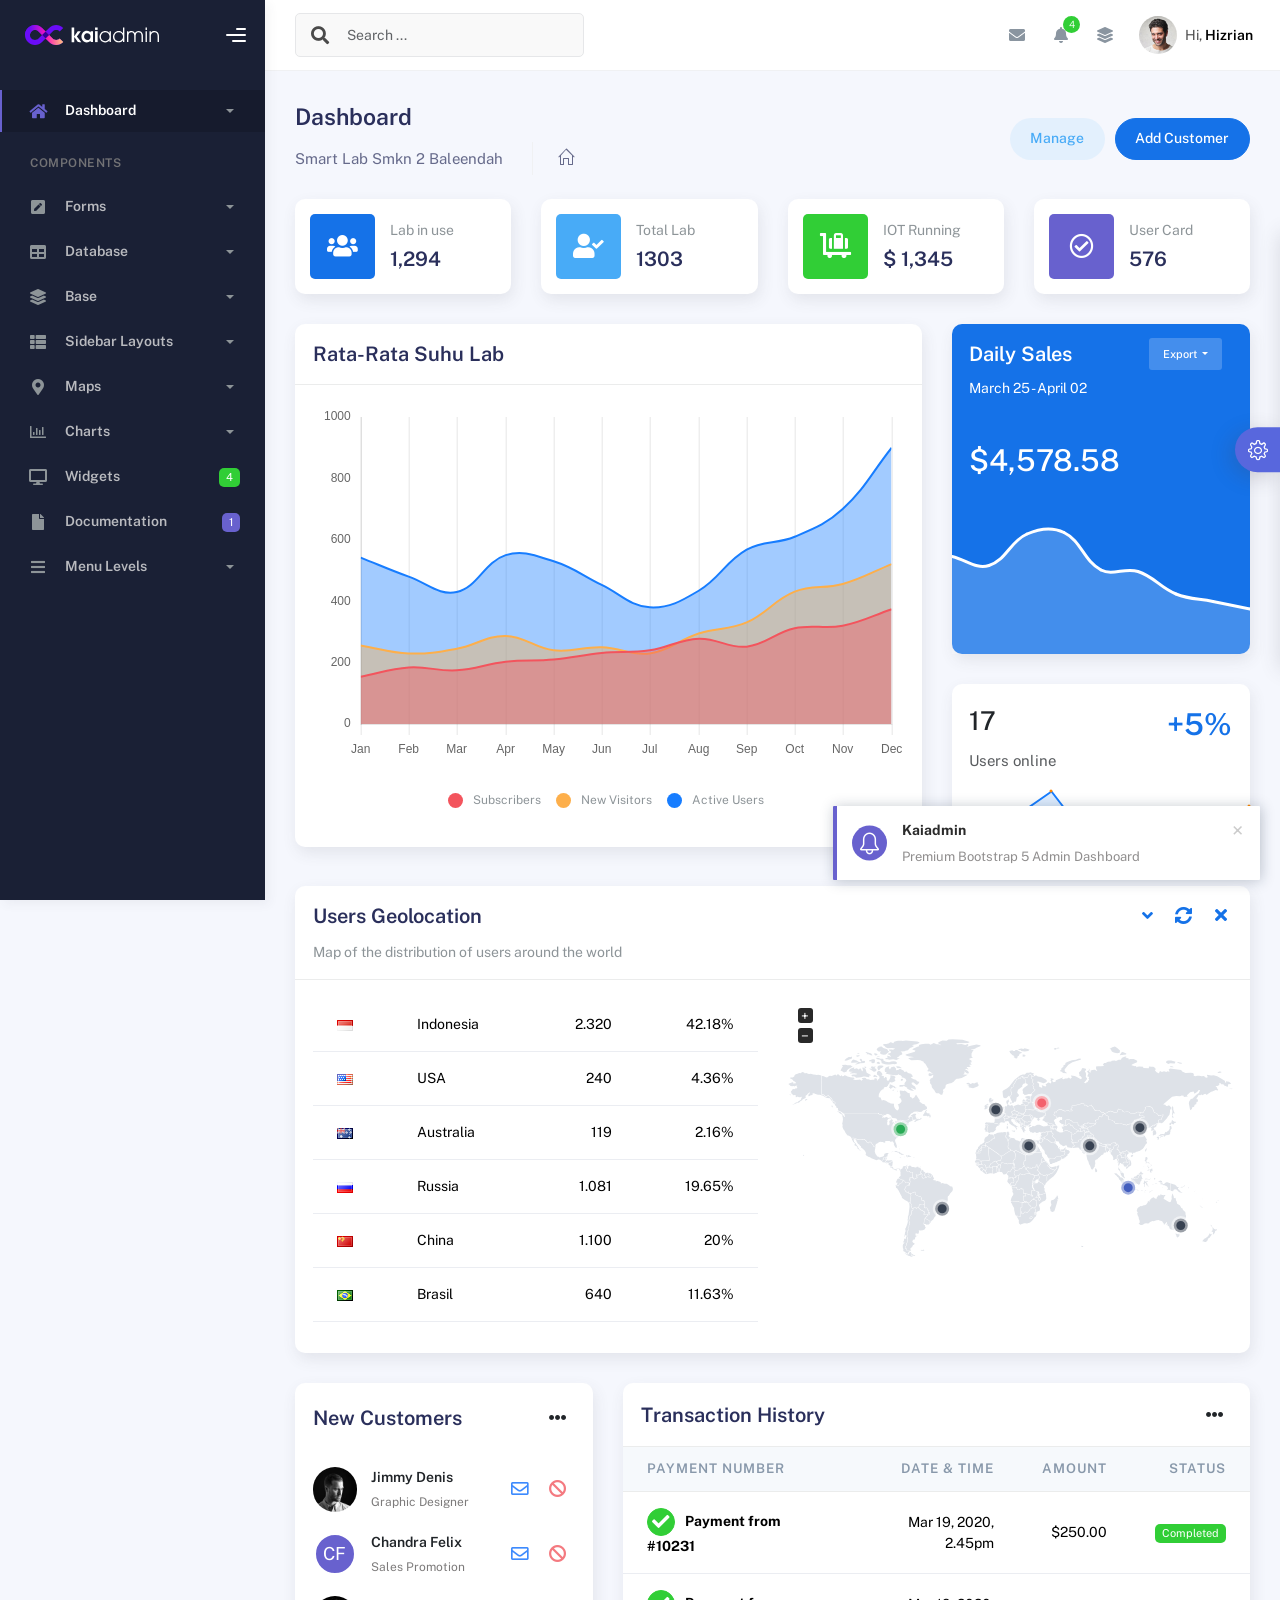
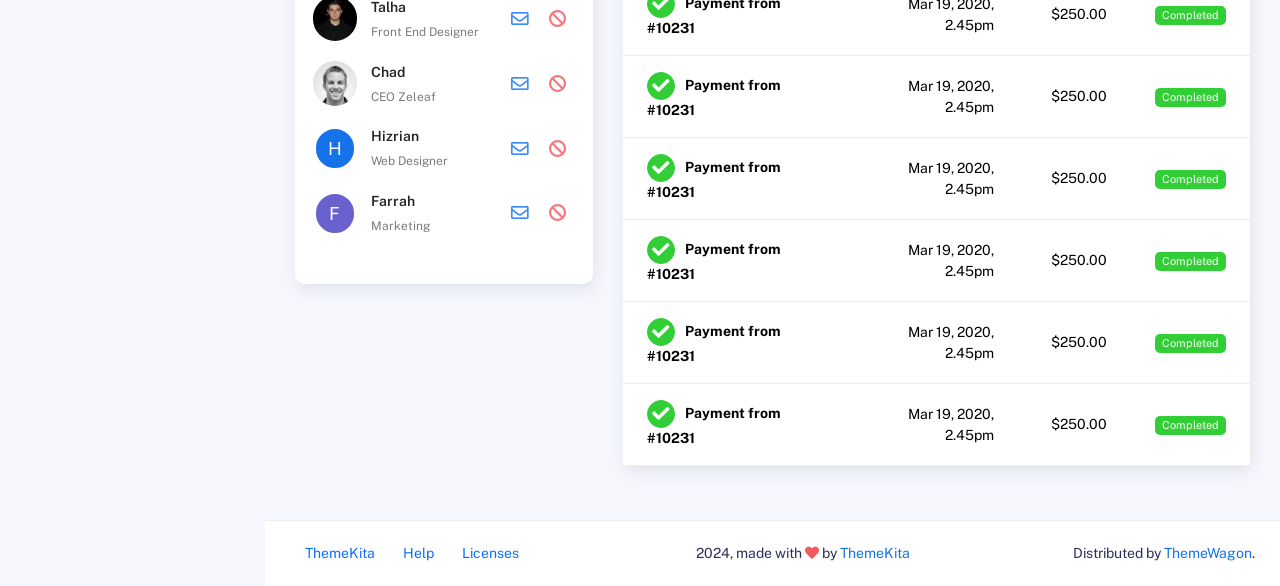
<file: index.html>
<!DOCTYPE html>
<html lang="en">
  <head>
    <meta http-equiv="X-UA-Compatible" content="IE=edge" />
    <title>Smart Lab IOT</title>
    <meta
      content="width=device-width, initial-scale=1.0, shrink-to-fit=no"
      name="viewport"
    />
    <link
      rel="icon"
      href="assets/img/kaiadmin/favicon.ico"
      type="image/x-icon"
    />

    <!-- Fonts and icons -->
    <script src="assets/js/plugin/webfont/webfont.min.js"></script>
    <script>
      WebFont.load({
        google: { families: ["Public Sans:300,400,500,600,700"] },
        custom: {
          families: [
            "Font Awesome 5 Solid",
            "Font Awesome 5 Regular",
            "Font Awesome 5 Brands",
            "simple-line-icons",
          ],
          urls: ["assets/css/fonts.min.css"],
        },
        active: function () {
          sessionStorage.fonts = true;
        },
      });
    </script>

    <!-- CSS Files -->
    <link rel="stylesheet" href="assets/css/bootstrap.min.css" />
    <link rel="stylesheet" href="assets/css/plugins.min.css" />
    <link rel="stylesheet" href="assets/css/kaiadmin.min.css" />

    <!-- CSS Just for demo purpose, don't include it in your project -->
    <link rel="stylesheet" href="assets/css/demo.css" />
  </head>
  <body>
    <div class="wrapper">
      <!-- Sidebar -->
      <div class="sidebar" data-background-color="dark">
        <div class="sidebar-logo">
          <!-- Logo Header -->
          <div class="logo-header" data-background-color="dark">
            <a href="index.html" class="logo">
              <img
                src="assets/img/kaiadmin/logo_light.svg"
                alt="navbar brand"
                class="navbar-brand"
                height="20"
              />
            </a>
            <div class="nav-toggle">
              <button class="btn btn-toggle toggle-sidebar">
                <i class="gg-menu-right"></i>
              </button>
              <button class="btn btn-toggle sidenav-toggler">
                <i class="gg-menu-left"></i>
              </button>
            </div>
            <button class="topbar-toggler more">
              <i class="gg-more-vertical-alt"></i>
            </button>
          </div>
          <!-- End Logo Header -->
        </div>
        <div class="sidebar-wrapper scrollbar scrollbar-inner">
          <div class="sidebar-content">
            <ul class="nav nav-secondary">
              <li class="nav-item active">
                <a
                  data-bs-toggle="collapse"
                  href="#dashboard"
                  class="collapsed"
                  aria-expanded="false"
                >
                  <i class="fas fa-home"></i>
                  <p>Dashboard</p>
                  <span class="caret"></span>
                </a>
                <div class="collapse" id="dashboard">
                  <ul class="nav nav-collapse">
                    <li>
                      <a href="../demo1/index.html">
                        <span class="sub-item">Dashboard Lab 1</span>
                      </a>
                    </li>
                    <li>
                      <a href="../demo1/index.html">
                        <span class="sub-item">Dashboard Lab 2</span>
                      </a>
                    </li>
                  </ul>
                </div>
              </li>
              <li class="nav-section">
                <span class="sidebar-mini-icon">
                  <i class="fa fa-ellipsis-h"></i>
                </span>
                <h4 class="text-section">Components</h4>
              </li>
              <li class="nav-item">
                <a data-bs-toggle="collapse" href="#forms">
                  <i class="fas fa-pen-square"></i>
                  <p>Forms</p>
                  <span class="caret"></span>
                </a>
                <div class="collapse" id="forms">
                  <ul class="nav nav-collapse">
                    <li>
                      <a href="forms/forms.html">
                        <span class="sub-item">Tambah user</span>
                      </a>
                    </li>
                    <li>
                      <a href="forms/forms.html">
                        <span class="sub-item">Login Page</span>
                      </a>
                    </li>
                  </ul>
                </div>
              </li>
              <li class="nav-item">
                <a data-bs-toggle="collapse" href="#tables">
                  <i class="fas fa-table"></i>
                  <p>Database</p>
                  <span class="caret"></span>
                </a>
                <div class="collapse" id="tables">
                  <ul class="nav nav-collapse">
                    <li>
                      <a href="tables/tables.html">
                        <span class="sub-item">Database User</span>
                      </a>
                    </li>
                    <li>
                      <a href="tables/tables.html">
                        <span class="sub-item">Log Penggunaan User</span>
                      </a>
                    </li>
                    <li>
                      <a href="tables/datatables.html">
                        <span class="sub-item">Log Device Lab 1</span>
                      </a>
                    </li>
                    <li>
                      <a href="tables/datatables.html">
                        <span class="sub-item">Log Device Lab 2</span>
                      </a>
                    </li>
                  </ul>
                </div>
              </li>
              <li class="nav-item">
                <a data-bs-toggle="collapse" href="#base">
                  <i class="fas fa-layer-group"></i>
                  <p>Base</p>
                  <span class="caret"></span>
                </a>
                <div class="collapse" id="base">
                  <ul class="nav nav-collapse">
                    <li>
                      <a href="components/avatars.html">
                        <span class="sub-item">Avatars</span>
                      </a>
                    </li>
                    <li>
                      <a href="components/buttons.html">
                        <span class="sub-item">Buttons</span>
                      </a>
                    </li>
                    <li>
                      <a href="components/gridsystem.html">
                        <span class="sub-item">Grid System</span>
                      </a>
                    </li>
                    <li>
                      <a href="components/panels.html">
                        <span class="sub-item">Panels</span>
                      </a>
                    </li>
                    <li>
                      <a href="components/notifications.html">
                        <span class="sub-item">Notifications</span>
                      </a>
                    </li>
                    <li>
                      <a href="components/sweetalert.html">
                        <span class="sub-item">Sweet Alert</span>
                      </a>
                    </li>
                    <li>
                      <a href="components/font-awesome-icons.html">
                        <span class="sub-item">Font Awesome Icons</span>
                      </a>
                    </li>
                    <li>
                      <a href="components/simple-line-icons.html">
                        <span class="sub-item">Simple Line Icons</span>
                      </a>
                    </li>
                    <li>
                      <a href="components/typography.html">
                        <span class="sub-item">Typography</span>
                      </a>
                    </li>
                  </ul>
                </div>
              </li>
              <li class="nav-item">
                <a data-bs-toggle="collapse" href="#sidebarLayouts">
                  <i class="fas fa-th-list"></i>
                  <p>Sidebar Layouts</p>
                  <span class="caret"></span>
                </a>
                <div class="collapse" id="sidebarLayouts">
                  <ul class="nav nav-collapse">
                    <li>
                      <a href="sidebar-style-2.html">
                        <span class="sub-item">Sidebar Style 2</span>
                      </a>
                    </li>
                    <li>
                      <a href="icon-menu.html">
                        <span class="sub-item">Icon Menu</span>
                      </a>
                    </li>
                  </ul>
                </div>
              </li>
              <li class="nav-item">
                <a data-bs-toggle="collapse" href="#maps">
                  <i class="fas fa-map-marker-alt"></i>
                  <p>Maps</p>
                  <span class="caret"></span>
                </a>
                <div class="collapse" id="maps">
                  <ul class="nav nav-collapse">
                    <li>
                      <a href="maps/googlemaps.html">
                        <span class="sub-item">Google Maps</span>
                      </a>
                    </li>
                    <li>
                      <a href="maps/jsvectormap.html">
                        <span class="sub-item">Jsvectormap</span>
                      </a>
                    </li>
                  </ul>
                </div>
              </li>
              <li class="nav-item">
                <a data-bs-toggle="collapse" href="#charts">
                  <i class="far fa-chart-bar"></i>
                  <p>Charts</p>
                  <span class="caret"></span>
                </a>
                <div class="collapse" id="charts">
                  <ul class="nav nav-collapse">
                    <li>
                      <a href="charts/charts.html">
                        <span class="sub-item">Chart Js</span>
                      </a>
                    </li>
                    <li>
                      <a href="charts/sparkline.html">
                        <span class="sub-item">Sparkline</span>
                      </a>
                    </li>
                  </ul>
                </div>
              </li>
              <li class="nav-item">
                <a href="widgets.html">
                  <i class="fas fa-desktop"></i>
                  <p>Widgets</p>
                  <span class="badge badge-success">4</span>
                </a>
              </li>
              <li class="nav-item">
                <a href="../../documentation/index.html">
                  <i class="fas fa-file"></i>
                  <p>Documentation</p>
                  <span class="badge badge-secondary">1</span>
                </a>
              </li>
              <li class="nav-item">
                <a data-bs-toggle="collapse" href="#submenu">
                  <i class="fas fa-bars"></i>
                  <p>Menu Levels</p>
                  <span class="caret"></span>
                </a>
                <div class="collapse" id="submenu">
                  <ul class="nav nav-collapse">
                    <li>
                      <a data-bs-toggle="collapse" href="#subnav1">
                        <span class="sub-item">Level 1</span>
                        <span class="caret"></span>
                      </a>
                      <div class="collapse" id="subnav1">
                        <ul class="nav nav-collapse subnav">
                          <li>
                            <a href="#">
                              <span class="sub-item">Level 2</span>
                            </a>
                          </li>
                          <li>
                            <a href="#">
                              <span class="sub-item">Level 2</span>
                            </a>
                          </li>
                        </ul>
                      </div>
                    </li>
                    <li>
                      <a data-bs-toggle="collapse" href="#subnav2">
                        <span class="sub-item">Level 1</span>
                        <span class="caret"></span>
                      </a>
                      <div class="collapse" id="subnav2">
                        <ul class="nav nav-collapse subnav">
                          <li>
                            <a href="#">
                              <span class="sub-item">Level 2</span>
                            </a>
                          </li>
                        </ul>
                      </div>
                    </li>
                    <li>
                      <a href="#">
                        <span class="sub-item">Level 1</span>
                      </a>
                    </li>
                  </ul>
                </div>
              </li>
            </ul>
          </div>
        </div>
      </div>
      <!-- End Sidebar -->

      <div class="main-panel">
        <div class="main-header">
          <div class="main-header-logo">
            <!-- Logo Header -->
            <div class="logo-header" data-background-color="dark">
              <a href="index.html" class="logo">
                <img
                  src="assets/img/kaiadmin/logo_light.svg"
                  alt="navbar brand"
                  class="navbar-brand"
                  height="20"
                />
              </a>
              <div class="nav-toggle">
                <button class="btn btn-toggle toggle-sidebar">
                  <i class="gg-menu-right"></i>
                </button>
                <button class="btn btn-toggle sidenav-toggler">
                  <i class="gg-menu-left"></i>
                </button>
              </div>
              <button class="topbar-toggler more">
                <i class="gg-more-vertical-alt"></i>
              </button>
            </div>
            <!-- End Logo Header -->
          </div>
          <!-- Navbar Header -->
          <nav
            class="navbar navbar-header navbar-header-transparent navbar-expand-lg border-bottom"
          >
            <div class="container-fluid">
              <nav
                class="navbar navbar-header-left navbar-expand-lg navbar-form nav-search p-0 d-none d-lg-flex"
              >
                <div class="input-group">
                  <div class="input-group-prepend">
                    <button type="submit" class="btn btn-search pe-1">
                      <i class="fa fa-search search-icon"></i>
                    </button>
                  </div>
                  <input
                    type="text"
                    placeholder="Search ..."
                    class="form-control"
                  />
                </div>
              </nav>

              <ul class="navbar-nav topbar-nav ms-md-auto align-items-center">
                <li
                  class="nav-item topbar-icon dropdown hidden-caret d-flex d-lg-none"
                >
                  <a
                    class="nav-link dropdown-toggle"
                    data-bs-toggle="dropdown"
                    href="#"
                    role="button"
                    aria-expanded="false"
                    aria-haspopup="true"
                  >
                    <i class="fa fa-search"></i>
                  </a>
                  <ul class="dropdown-menu dropdown-search animated fadeIn">
                    <form class="navbar-left navbar-form nav-search">
                      <div class="input-group">
                        <input
                          type="text"
                          placeholder="Search ..."
                          class="form-control"
                        />
                      </div>
                    </form>
                  </ul>
                </li>
                <li class="nav-item topbar-icon dropdown hidden-caret">
                  <a
                    class="nav-link dropdown-toggle"
                    href="#"
                    id="messageDropdown"
                    role="button"
                    data-bs-toggle="dropdown"
                    aria-haspopup="true"
                    aria-expanded="false"
                  >
                    <i class="fa fa-envelope"></i>
                  </a>
                  <ul
                    class="dropdown-menu messages-notif-box animated fadeIn"
                    aria-labelledby="messageDropdown"
                  >
                    <li>
                      <div
                        class="dropdown-title d-flex justify-content-between align-items-center"
                      >
                        Messages
                        <a href="#" class="small">Mark all as read</a>
                      </div>
                    </li>
                    <li>
                      <div class="message-notif-scroll scrollbar-outer">
                        <div class="notif-center">
                          <a href="#">
                            <div class="notif-img">
                              <img
                                src="assets/img/jm_denis.jpg"
                                alt="Img Profile"
                              />
                            </div>
                            <div class="notif-content">
                              <span class="subject">Jimmy Denis</span>
                              <span class="block"> How are you ? </span>
                              <span class="time">5 minutes ago</span>
                            </div>
                          </a>
                          <a href="#">
                            <div class="notif-img">
                              <img
                                src="assets/img/chadengle.jpg"
                                alt="Img Profile"
                              />
                            </div>
                            <div class="notif-content">
                              <span class="subject">Chad</span>
                              <span class="block"> Ok, Thanks ! </span>
                              <span class="time">12 minutes ago</span>
                            </div>
                          </a>
                          <a href="#">
                            <div class="notif-img">
                              <img
                                src="assets/img/mlane.jpg"
                                alt="Img Profile"
                              />
                            </div>
                            <div class="notif-content">
                              <span class="subject">Jhon Doe</span>
                              <span class="block">
                                Ready for the meeting today...
                              </span>
                              <span class="time">12 minutes ago</span>
                            </div>
                          </a>
                          <a href="#">
                            <div class="notif-img">
                              <img
                                src="assets/img/talha.jpg"
                                alt="Img Profile"
                              />
                            </div>
                            <div class="notif-content">
                              <span class="subject">Talha</span>
                              <span class="block"> Hi, Apa Kabar ? </span>
                              <span class="time">17 minutes ago</span>
                            </div>
                          </a>
                        </div>
                      </div>
                    </li>
                    <li>
                      <a class="see-all" href="javascript:void(0);"
                        >See all messages<i class="fa fa-angle-right"></i>
                      </a>
                    </li>
                  </ul>
                </li>
                <li class="nav-item topbar-icon dropdown hidden-caret">
                  <a
                    class="nav-link dropdown-toggle"
                    href="#"
                    id="notifDropdown"
                    role="button"
                    data-bs-toggle="dropdown"
                    aria-haspopup="true"
                    aria-expanded="false"
                  >
                    <i class="fa fa-bell"></i>
                    <span class="notification">4</span>
                  </a>
                  <ul
                    class="dropdown-menu notif-box animated fadeIn"
                    aria-labelledby="notifDropdown"
                  >
                    <li>
                      <div class="dropdown-title">
                        You have 4 new notification
                      </div>
                    </li>
                    <li>
                      <div class="notif-scroll scrollbar-outer">
                        <div class="notif-center">
                          <a href="#">
                            <div class="notif-icon notif-primary">
                              <i class="fa fa-user-plus"></i>
                            </div>
                            <div class="notif-content">
                              <span class="block"> New user registered </span>
                              <span class="time">5 minutes ago</span>
                            </div>
                          </a>
                          <a href="#">
                            <div class="notif-icon notif-success">
                              <i class="fa fa-comment"></i>
                            </div>
                            <div class="notif-content">
                              <span class="block">
                                Rahmad commented on Admin
                              </span>
                              <span class="time">12 minutes ago</span>
                            </div>
                          </a>
                          <a href="#">
                            <div class="notif-img">
                              <img
                                src="assets/img/profile2.jpg"
                                alt="Img Profile"
                              />
                            </div>
                            <div class="notif-content">
                              <span class="block">
                                Reza send messages to you
                              </span>
                              <span class="time">12 minutes ago</span>
                            </div>
                          </a>
                          <a href="#">
                            <div class="notif-icon notif-danger">
                              <i class="fa fa-heart"></i>
                            </div>
                            <div class="notif-content">
                              <span class="block"> Farrah liked Admin </span>
                              <span class="time">17 minutes ago</span>
                            </div>
                          </a>
                        </div>
                      </div>
                    </li>
                    <li>
                      <a class="see-all" href="javascript:void(0);"
                        >See all notifications<i class="fa fa-angle-right"></i>
                      </a>
                    </li>
                  </ul>
                </li>
                <li class="nav-item topbar-icon dropdown hidden-caret">
                  <a
                    class="nav-link"
                    data-bs-toggle="dropdown"
                    href="#"
                    aria-expanded="false"
                  >
                    <i class="fas fa-layer-group"></i>
                  </a>
                  <div class="dropdown-menu quick-actions animated fadeIn">
                    <div class="quick-actions-header">
                      <span class="title mb-1">Quick Actions</span>
                      <span class="subtitle op-7">Shortcuts</span>
                    </div>
                    <div class="quick-actions-scroll scrollbar-outer">
                      <div class="quick-actions-items">
                        <div class="row m-0">
                          <a class="col-6 col-md-4 p-0" href="#">
                            <div class="quick-actions-item">
                              <div class="avatar-item bg-danger rounded-circle">
                                <i class="far fa-calendar-alt"></i>
                              </div>
                              <span class="text">Calendar</span>
                            </div>
                          </a>
                          <a class="col-6 col-md-4 p-0" href="#">
                            <div class="quick-actions-item">
                              <div
                                class="avatar-item bg-warning rounded-circle"
                              >
                                <i class="fas fa-map"></i>
                              </div>
                              <span class="text">Maps</span>
                            </div>
                          </a>
                          <a class="col-6 col-md-4 p-0" href="#">
                            <div class="quick-actions-item">
                              <div class="avatar-item bg-info rounded-circle">
                                <i class="fas fa-file-excel"></i>
                              </div>
                              <span class="text">Reports</span>
                            </div>
                          </a>
                          <a class="col-6 col-md-4 p-0" href="#">
                            <div class="quick-actions-item">
                              <div
                                class="avatar-item bg-success rounded-circle"
                              >
                                <i class="fas fa-envelope"></i>
                              </div>
                              <span class="text">Emails</span>
                            </div>
                          </a>
                          <a class="col-6 col-md-4 p-0" href="#">
                            <div class="quick-actions-item">
                              <div
                                class="avatar-item bg-primary rounded-circle"
                              >
                                <i class="fas fa-file-invoice-dollar"></i>
                              </div>
                              <span class="text">Invoice</span>
                            </div>
                          </a>
                          <a class="col-6 col-md-4 p-0" href="#">
                            <div class="quick-actions-item">
                              <div
                                class="avatar-item bg-secondary rounded-circle"
                              >
                                <i class="fas fa-credit-card"></i>
                              </div>
                              <span class="text">Payments</span>
                            </div>
                          </a>
                        </div>
                      </div>
                    </div>
                  </div>
                </li>

                <li class="nav-item topbar-user dropdown hidden-caret">
                  <a
                    class="dropdown-toggle profile-pic"
                    data-bs-toggle="dropdown"
                    href="#"
                    aria-expanded="false"
                  >
                    <div class="avatar-sm">
                      <img
                        src="assets/img/profile.jpg"
                        alt="..."
                        class="avatar-img rounded-circle"
                      />
                    </div>
                    <span class="profile-username">
                      <span class="op-7">Hi,</span>
                      <span class="fw-bold">Hizrian</span>
                    </span>
                  </a>
                  <ul class="dropdown-menu dropdown-user animated fadeIn">
                    <div class="dropdown-user-scroll scrollbar-outer">
                      <li>
                        <div class="user-box">
                          <div class="avatar-lg">
                            <img
                              src="assets/img/profile.jpg"
                              alt="image profile"
                              class="avatar-img rounded"
                            />
                          </div>
                          <div class="u-text">
                            <h4>Hizrian</h4>
                            <p class="text-muted">hello@example.com</p>
                            <a
                              href="profile.html"
                              class="btn btn-xs btn-secondary btn-sm"
                              >View Profile</a
                            >
                          </div>
                        </div>
                      </li>
                      <li>
                        <div class="dropdown-divider"></div>
                        <a class="dropdown-item" href="#">My Profile</a>
                        <a class="dropdown-item" href="#">My Balance</a>
                        <a class="dropdown-item" href="#">Inbox</a>
                        <div class="dropdown-divider"></div>
                        <a class="dropdown-item" href="#">Account Setting</a>
                        <div class="dropdown-divider"></div>
                        <a class="dropdown-item" href="#">Logout</a>
                      </li>
                    </div>
                  </ul>
                </li>
              </ul>
            </div>
          </nav>
          <!-- End Navbar -->
        </div>

        <div class="container">
          <div class="page-inner">
            <div
              class="d-flex align-items-left align-items-md-center flex-column flex-md-row pt-2 pb-4"
            >
              <div>
                <h3 class="fw-bold mb-3">Dashboard</h3>
                <h6 class="op-7 mb-2">Smart Lab Smkn 2 Baleendah 
                  <ul class="breadcrumbs">
                  <li class="nav-home">
                    <a href="../Dashboard/Dashboard_utama.html">
                      <i class="icon-home"></i>
                    </a>
                  </li>
                </ul>
              </h6>
              </div>
              <div class="ms-md-auto py-2 py-md-0">
                <a href="#" class="btn btn-label-info btn-round me-2">Manage</a>
                <a href="#" class="btn btn-primary btn-round">Add Customer</a>
              </div>
            </div>
            <div class="row">
              <div class="col-sm-6 col-md-3">
                <div class="card card-stats card-round">
                  <div class="card-body">
                    <div class="row align-items-center">
                      <div class="col-icon">
                        <div
                          class="icon-big text-center icon-primary bubble-shadow-small"
                        >
                          <i class="fas fa-users"></i>
                        </div>
                      </div>
                      <div class="col col-stats ms-3 ms-sm-0">
                        <div class="numbers">
                          <p class="card-category">Lab in use</p>
                          <h4 class="card-title">1,294</h4>
                        </div>
                      </div>
                    </div>
                  </div>
                </div>
              </div>
              <div class="col-sm-6 col-md-3">
                <div class="card card-stats card-round">
                  <div class="card-body">
                    <div class="row align-items-center">
                      <div class="col-icon">
                        <div
                          class="icon-big text-center icon-info bubble-shadow-small"
                        >
                          <i class="fas fa-user-check"></i>
                        </div>
                      </div>
                      <div class="col col-stats ms-3 ms-sm-0">
                        <div class="numbers">
                          <p class="card-category">Total Lab</p>
                          <h4 class="card-title">1303</h4>
                        </div>
                      </div>
                    </div>
                  </div>
                </div>
              </div>
              <div class="col-sm-6 col-md-3">
                <div class="card card-stats card-round">
                  <div class="card-body">
                    <div class="row align-items-center">
                      <div class="col-icon">
                        <div
                          class="icon-big text-center icon-success bubble-shadow-small"
                        >
                          <i class="fas fa-luggage-cart"></i>
                        </div>
                      </div>
                      <div class="col col-stats ms-3 ms-sm-0">
                        <div class="numbers">
                          <p class="card-category">IOT Running</p>
                          <h4 class="card-title">$ 1,345</h4>
                        </div>
                      </div>
                    </div>
                  </div>
                </div>
              </div>
              <div class="col-sm-6 col-md-3">
                <div class="card card-stats card-round">
                  <div class="card-body">
                    <div class="row align-items-center">
                      <div class="col-icon">
                        <div
                          class="icon-big text-center icon-secondary bubble-shadow-small"
                        >
                          <i class="far fa-check-circle"></i>
                        </div>
                      </div>
                      <div class="col col-stats ms-3 ms-sm-0">
                        <div class="numbers">
                          <p class="card-category">User Card</p>
                          <h4 class="card-title">576</h4>
                        </div>
                      </div>
                    </div>
                  </div>
                </div>
              </div>
            </div>

            <div class="row">
              <div class="col-md-8">
                <div class="card card-round">
                  <div class="card-header">
                    <div class="card-head-row">
                      <div class="card-title">Rata-Rata Suhu Lab</div>
                      <!-- <div class="card-tools">
                        <a
                          href="#"
                          class="btn btn-label-success btn-round btn-sm me-2"
                        >
                          <span class="btn-label">
                            <i class="fa fa-pencil"></i>
                          </span>
                          Export
                        </a>
                        <a href="#" class="btn btn-label-info btn-round btn-sm">
                          <span class="btn-label">
                            <i class="fa fa-print"></i>
                          </span>
                          Print
                        </a>
                      </div> -->
                    </div>
                  </div>
                  <div class="card-body">
                    <div class="chart-container" style="min-height: 375px">
                      <canvas id="statisticsChart"></canvas>
                    </div>
                    <div id="myChartLegend"></div>
                  </div>
                </div>
              </div>
              <div class="col-md-4">
                <div class="card card-primary card-round">
                  <div class="card-header">
                    <div class="card-head-row">
                      <div class="card-title">Daily Sales</div>
                      <div class="card-tools">
                        <div class="dropdown">
                          <button
                            class="btn btn-sm btn-label-light dropdown-toggle"
                            type="button"
                            id="dropdownMenuButton"
                            data-bs-toggle="dropdown"
                            aria-haspopup="true"
                            aria-expanded="false"
                          >
                            Export
                          </button>
                          <div
                            class="dropdown-menu"
                            aria-labelledby="dropdownMenuButton"
                          >
                            <a class="dropdown-item" href="#">Action</a>
                            <a class="dropdown-item" href="#">Another action</a>
                            <a class="dropdown-item" href="#"
                              >Something else here</a
                            >
                          </div>
                        </div>
                      </div>
                    </div>
                    <div class="card-category">March 25 - April 02</div>
                  </div>
                  <div class="card-body pb-0">
                    <div class="mb-4 mt-2">
                      <h1>$4,578.58</h1>
                    </div>
                    <div class="pull-in">
                      <canvas id="dailySalesChart"></canvas>
                    </div>
                  </div>
                </div>
                <div class="card card-round">
                  <div class="card-body pb-0">
                    <div class="h1 fw-bold float-end text-primary">+5%</div>
                    <h2 class="mb-2">17</h2>
                    <p class="text-muted">Users online</p>
                    <div class="pull-in sparkline-fix">
                      <div id="lineChart"></div>
                    </div>
                  </div>
                </div>
              </div>
            </div>
            
            <div class="row">
              <div class="col-md-12">
                <div class="card card-round">
                  <div class="card-header">
                    <div class="card-head-row card-tools-still-right">
                      <h4 class="card-title">Users Geolocation</h4>
                      <div class="card-tools">
                        <button
                          class="btn btn-icon btn-link btn-primary btn-xs"
                        >
                          <span class="fa fa-angle-down"></span>
                        </button>
                        <button
                          class="btn btn-icon btn-link btn-primary btn-xs btn-refresh-card"
                        >
                          <span class="fa fa-sync-alt"></span>
                        </button>
                        <button
                          class="btn btn-icon btn-link btn-primary btn-xs"
                        >
                          <span class="fa fa-times"></span>
                        </button>
                      </div>
                    </div>
                    <p class="card-category">
                      Map of the distribution of users around the world
                    </p>
                  </div>
                  <div class="card-body">
                    <div class="row">
                      <div class="col-md-6">
                        <div class="table-responsive table-hover table-sales">
                          <table class="table">
                            <tbody>
                              <tr>
                                <td>
                                  <div class="flag">
                                    <img
                                      src="assets/img/flags/id.png"
                                      alt="indonesia"
                                    />
                                  </div>
                                </td>
                                <td>Indonesia</td>
                                <td class="text-end">2.320</td>
                                <td class="text-end">42.18%</td>
                              </tr>
                              <tr>
                                <td>
                                  <div class="flag">
                                    <img
                                      src="assets/img/flags/us.png"
                                      alt="united states"
                                    />
                                  </div>
                                </td>
                                <td>USA</td>
                                <td class="text-end">240</td>
                                <td class="text-end">4.36%</td>
                              </tr>
                              <tr>
                                <td>
                                  <div class="flag">
                                    <img
                                      src="assets/img/flags/au.png"
                                      alt="australia"
                                    />
                                  </div>
                                </td>
                                <td>Australia</td>
                                <td class="text-end">119</td>
                                <td class="text-end">2.16%</td>
                              </tr>
                              <tr>
                                <td>
                                  <div class="flag">
                                    <img
                                      src="assets/img/flags/ru.png"
                                      alt="russia"
                                    />
                                  </div>
                                </td>
                                <td>Russia</td>
                                <td class="text-end">1.081</td>
                                <td class="text-end">19.65%</td>
                              </tr>
                              <tr>
                                <td>
                                  <div class="flag">
                                    <img
                                      src="assets/img/flags/cn.png"
                                      alt="china"
                                    />
                                  </div>
                                </td>
                                <td>China</td>
                                <td class="text-end">1.100</td>
                                <td class="text-end">20%</td>
                              </tr>
                              <tr>
                                <td>
                                  <div class="flag">
                                    <img
                                      src="assets/img/flags/br.png"
                                      alt="brazil"
                                    />
                                  </div>
                                </td>
                                <td>Brasil</td>
                                <td class="text-end">640</td>
                                <td class="text-end">11.63%</td>
                              </tr>
                            </tbody>
                          </table>
                        </div>
                      </div>
                      <div class="col-md-6">
                        <div class="mapcontainer">
                          <div
                            id="world-map"
                            class="w-100"
                            style="height: 300px"
                          ></div>
                        </div>
                      </div>
                    </div>
                  </div>
                </div>
              </div>
            </div>
            <div class="row">
              <div class="col-md-4">
                <div class="card card-round">
                  <div class="card-body">
                    <div class="card-head-row card-tools-still-right">
                      <div class="card-title">New Customers</div>
                      <div class="card-tools">
                        <div class="dropdown">
                          <button
                            class="btn btn-icon btn-clean me-0"
                            type="button"
                            id="dropdownMenuButton"
                            data-bs-toggle="dropdown"
                            aria-haspopup="true"
                            aria-expanded="false"
                          >
                            <i class="fas fa-ellipsis-h"></i>
                          </button>
                          <div
                            class="dropdown-menu"
                            aria-labelledby="dropdownMenuButton"
                          >
                            <a class="dropdown-item" href="#">Action</a>
                            <a class="dropdown-item" href="#">Another action</a>
                            <a class="dropdown-item" href="#"
                              >Something else here</a
                            >
                          </div>
                        </div>
                      </div>
                    </div>
                    <div class="card-list py-4">
                      <div class="item-list">
                        <div class="avatar">
                          <img
                            src="assets/img/jm_denis.jpg"
                            alt="..."
                            class="avatar-img rounded-circle"
                          />
                        </div>
                        <div class="info-user ms-3">
                          <div class="username">Jimmy Denis</div>
                          <div class="status">Graphic Designer</div>
                        </div>
                        <button class="btn btn-icon btn-link op-8 me-1">
                          <i class="far fa-envelope"></i>
                        </button>
                        <button class="btn btn-icon btn-link btn-danger op-8">
                          <i class="fas fa-ban"></i>
                        </button>
                      </div>
                      <div class="item-list">
                        <div class="avatar">
                          <span
                            class="avatar-title rounded-circle border border-white"
                            >CF</span
                          >
                        </div>
                        <div class="info-user ms-3">
                          <div class="username">Chandra Felix</div>
                          <div class="status">Sales Promotion</div>
                        </div>
                        <button class="btn btn-icon btn-link op-8 me-1">
                          <i class="far fa-envelope"></i>
                        </button>
                        <button class="btn btn-icon btn-link btn-danger op-8">
                          <i class="fas fa-ban"></i>
                        </button>
                      </div>
                      <div class="item-list">
                        <div class="avatar">
                          <img
                            src="assets/img/talha.jpg"
                            alt="..."
                            class="avatar-img rounded-circle"
                          />
                        </div>
                        <div class="info-user ms-3">
                          <div class="username">Talha</div>
                          <div class="status">Front End Designer</div>
                        </div>
                        <button class="btn btn-icon btn-link op-8 me-1">
                          <i class="far fa-envelope"></i>
                        </button>
                        <button class="btn btn-icon btn-link btn-danger op-8">
                          <i class="fas fa-ban"></i>
                        </button>
                      </div>
                      <div class="item-list">
                        <div class="avatar">
                          <img
                            src="assets/img/chadengle.jpg"
                            alt="..."
                            class="avatar-img rounded-circle"
                          />
                        </div>
                        <div class="info-user ms-3">
                          <div class="username">Chad</div>
                          <div class="status">CEO Zeleaf</div>
                        </div>
                        <button class="btn btn-icon btn-link op-8 me-1">
                          <i class="far fa-envelope"></i>
                        </button>
                        <button class="btn btn-icon btn-link btn-danger op-8">
                          <i class="fas fa-ban"></i>
                        </button>
                      </div>
                      <div class="item-list">
                        <div class="avatar">
                          <span
                            class="avatar-title rounded-circle border border-white bg-primary"
                            >H</span
                          >
                        </div>
                        <div class="info-user ms-3">
                          <div class="username">Hizrian</div>
                          <div class="status">Web Designer</div>
                        </div>
                        <button class="btn btn-icon btn-link op-8 me-1">
                          <i class="far fa-envelope"></i>
                        </button>
                        <button class="btn btn-icon btn-link btn-danger op-8">
                          <i class="fas fa-ban"></i>
                        </button>
                      </div>
                      <div class="item-list">
                        <div class="avatar">
                          <span
                            class="avatar-title rounded-circle border border-white bg-secondary"
                            >F</span
                          >
                        </div>
                        <div class="info-user ms-3">
                          <div class="username">Farrah</div>
                          <div class="status">Marketing</div>
                        </div>
                        <button class="btn btn-icon btn-link op-8 me-1">
                          <i class="far fa-envelope"></i>
                        </button>
                        <button class="btn btn-icon btn-link btn-danger op-8">
                          <i class="fas fa-ban"></i>
                        </button>
                      </div>
                    </div>
                  </div>
                </div>
              </div>
              <div class="col-md-8">
                <div class="card card-round">
                  <div class="card-header">
                    <div class="card-head-row card-tools-still-right">
                      <div class="card-title">Transaction History</div>
                      <div class="card-tools">
                        <div class="dropdown">
                          <button
                            class="btn btn-icon btn-clean me-0"
                            type="button"
                            id="dropdownMenuButton"
                            data-bs-toggle="dropdown"
                            aria-haspopup="true"
                            aria-expanded="false"
                          >
                            <i class="fas fa-ellipsis-h"></i>
                          </button>
                          <div
                            class="dropdown-menu"
                            aria-labelledby="dropdownMenuButton"
                          >
                            <a class="dropdown-item" href="#">Action</a>
                            <a class="dropdown-item" href="#">Another action</a>
                            <a class="dropdown-item" href="#"
                              >Something else here</a
                            >
                          </div>
                        </div>
                      </div>
                    </div>
                  </div>
                  <div class="card-body p-0">
                    <div class="table-responsive">
                      <!-- Projects table -->
                      <table class="table align-items-center mb-0">
                        <thead class="thead-light">
                          <tr>
                            <th scope="col">Payment Number</th>
                            <th scope="col" class="text-end">Date & Time</th>
                            <th scope="col" class="text-end">Amount</th>
                            <th scope="col" class="text-end">Status</th>
                          </tr>
                        </thead>
                        <tbody>
                          <tr>
                            <th scope="row">
                              <button
                                class="btn btn-icon btn-round btn-success btn-sm me-2"
                              >
                                <i class="fa fa-check"></i>
                              </button>
                              Payment from #10231
                            </th>
                            <td class="text-end">Mar 19, 2020, 2.45pm</td>
                            <td class="text-end">$250.00</td>
                            <td class="text-end">
                              <span class="badge badge-success">Completed</span>
                            </td>
                          </tr>
                          <tr>
                            <th scope="row">
                              <button
                                class="btn btn-icon btn-round btn-success btn-sm me-2"
                              >
                                <i class="fa fa-check"></i>
                              </button>
                              Payment from #10231
                            </th>
                            <td class="text-end">Mar 19, 2020, 2.45pm</td>
                            <td class="text-end">$250.00</td>
                            <td class="text-end">
                              <span class="badge badge-success">Completed</span>
                            </td>
                          </tr>
                          <tr>
                            <th scope="row">
                              <button
                                class="btn btn-icon btn-round btn-success btn-sm me-2"
                              >
                                <i class="fa fa-check"></i>
                              </button>
                              Payment from #10231
                            </th>
                            <td class="text-end">Mar 19, 2020, 2.45pm</td>
                            <td class="text-end">$250.00</td>
                            <td class="text-end">
                              <span class="badge badge-success">Completed</span>
                            </td>
                          </tr>
                          <tr>
                            <th scope="row">
                              <button
                                class="btn btn-icon btn-round btn-success btn-sm me-2"
                              >
                                <i class="fa fa-check"></i>
                              </button>
                              Payment from #10231
                            </th>
                            <td class="text-end">Mar 19, 2020, 2.45pm</td>
                            <td class="text-end">$250.00</td>
                            <td class="text-end">
                              <span class="badge badge-success">Completed</span>
                            </td>
                          </tr>
                          <tr>
                            <th scope="row">
                              <button
                                class="btn btn-icon btn-round btn-success btn-sm me-2"
                              >
                                <i class="fa fa-check"></i>
                              </button>
                              Payment from #10231
                            </th>
                            <td class="text-end">Mar 19, 2020, 2.45pm</td>
                            <td class="text-end">$250.00</td>
                            <td class="text-end">
                              <span class="badge badge-success">Completed</span>
                            </td>
                          </tr>
                          <tr>
                            <th scope="row">
                              <button
                                class="btn btn-icon btn-round btn-success btn-sm me-2"
                              >
                                <i class="fa fa-check"></i>
                              </button>
                              Payment from #10231
                            </th>
                            <td class="text-end">Mar 19, 2020, 2.45pm</td>
                            <td class="text-end">$250.00</td>
                            <td class="text-end">
                              <span class="badge badge-success">Completed</span>
                            </td>
                          </tr>
                          <tr>
                            <th scope="row">
                              <button
                                class="btn btn-icon btn-round btn-success btn-sm me-2"
                              >
                                <i class="fa fa-check"></i>
                              </button>
                              Payment from #10231
                            </th>
                            <td class="text-end">Mar 19, 2020, 2.45pm</td>
                            <td class="text-end">$250.00</td>
                            <td class="text-end">
                              <span class="badge badge-success">Completed</span>
                            </td>
                          </tr>
                        </tbody>
                      </table>
                    </div>
                  </div>
                </div>
              </div>
            </div>
          </div>
        </div>

        <footer class="footer">
          <div class="container-fluid d-flex justify-content-between">
            <nav class="pull-left">
              <ul class="nav">
                <li class="nav-item">
                  <a class="nav-link" href="http://www.themekita.com">
                    ThemeKita
                  </a>
                </li>
                <li class="nav-item">
                  <a class="nav-link" href="#"> Help </a>
                </li>
                <li class="nav-item">
                  <a class="nav-link" href="#"> Licenses </a>
                </li>
              </ul>
            </nav>
            <div class="copyright">
              2024, made with <i class="fa fa-heart heart text-danger"></i> by
              <a href="http://www.themekita.com">ThemeKita</a>
            </div>
            <div>
              Distributed by
              <a target="_blank" href="https://themewagon.com/">ThemeWagon</a>.
            </div>
          </div>
        </footer>
      </div>

      <!-- Custom template | don't include it in your project! -->
      <div class="custom-template">
        <div class="title">Settings</div>
        <div class="custom-content">
          <div class="switcher">
            <div class="switch-block">
              <h4>Logo Header</h4>
              <div class="btnSwitch">
                <button
                  type="button"
                  class="selected changeLogoHeaderColor"
                  data-color="dark"
                ></button>
                <button
                  type="button"
                  class="changeLogoHeaderColor"
                  data-color="blue"
                ></button>
                <button
                  type="button"
                  class="changeLogoHeaderColor"
                  data-color="purple"
                ></button>
                <button
                  type="button"
                  class="changeLogoHeaderColor"
                  data-color="light-blue"
                ></button>
                <button
                  type="button"
                  class="changeLogoHeaderColor"
                  data-color="green"
                ></button>
                <button
                  type="button"
                  class="changeLogoHeaderColor"
                  data-color="orange"
                ></button>
                <button
                  type="button"
                  class="changeLogoHeaderColor"
                  data-color="red"
                ></button>
                <button
                  type="button"
                  class="changeLogoHeaderColor"
                  data-color="white"
                ></button>
                <br />
                <button
                  type="button"
                  class="changeLogoHeaderColor"
                  data-color="dark2"
                ></button>
                <button
                  type="button"
                  class="changeLogoHeaderColor"
                  data-color="blue2"
                ></button>
                <button
                  type="button"
                  class="changeLogoHeaderColor"
                  data-color="purple2"
                ></button>
                <button
                  type="button"
                  class="changeLogoHeaderColor"
                  data-color="light-blue2"
                ></button>
                <button
                  type="button"
                  class="changeLogoHeaderColor"
                  data-color="green2"
                ></button>
                <button
                  type="button"
                  class="changeLogoHeaderColor"
                  data-color="orange2"
                ></button>
                <button
                  type="button"
                  class="changeLogoHeaderColor"
                  data-color="red2"
                ></button>
              </div>
            </div>
            <div class="switch-block">
              <h4>Navbar Header</h4>
              <div class="btnSwitch">
                <button
                  type="button"
                  class="changeTopBarColor"
                  data-color="dark"
                ></button>
                <button
                  type="button"
                  class="changeTopBarColor"
                  data-color="blue"
                ></button>
                <button
                  type="button"
                  class="changeTopBarColor"
                  data-color="purple"
                ></button>
                <button
                  type="button"
                  class="changeTopBarColor"
                  data-color="light-blue"
                ></button>
                <button
                  type="button"
                  class="changeTopBarColor"
                  data-color="green"
                ></button>
                <button
                  type="button"
                  class="changeTopBarColor"
                  data-color="orange"
                ></button>
                <button
                  type="button"
                  class="changeTopBarColor"
                  data-color="red"
                ></button>
                <button
                  type="button"
                  class="selected changeTopBarColor"
                  data-color="white"
                ></button>
                <br />
                <button
                  type="button"
                  class="changeTopBarColor"
                  data-color="dark2"
                ></button>
                <button
                  type="button"
                  class="changeTopBarColor"
                  data-color="blue2"
                ></button>
                <button
                  type="button"
                  class="changeTopBarColor"
                  data-color="purple2"
                ></button>
                <button
                  type="button"
                  class="changeTopBarColor"
                  data-color="light-blue2"
                ></button>
                <button
                  type="button"
                  class="changeTopBarColor"
                  data-color="green2"
                ></button>
                <button
                  type="button"
                  class="changeTopBarColor"
                  data-color="orange2"
                ></button>
                <button
                  type="button"
                  class="changeTopBarColor"
                  data-color="red2"
                ></button>
              </div>
            </div>
            <div class="switch-block">
              <h4>Sidebar</h4>
              <div class="btnSwitch">
                <button
                  type="button"
                  class="changeSideBarColor"
                  data-color="white"
                ></button>
                <button
                  type="button"
                  class="selected changeSideBarColor"
                  data-color="dark"
                ></button>
                <button
                  type="button"
                  class="changeSideBarColor"
                  data-color="dark2"
                ></button>
              </div>
            </div>
          </div>
        </div>
        <div class="custom-toggle">
          <i class="icon-settings"></i>
        </div>
      </div>
      <!-- End Custom template -->
    </div>
    <!--   Core JS Files   -->
    <script src="assets/js/core/jquery-3.7.1.min.js"></script>
    <script src="assets/js/core/popper.min.js"></script>
    <script src="assets/js/core/bootstrap.min.js"></script>

    <!-- jQuery Scrollbar -->
    <script src="assets/js/plugin/jquery-scrollbar/jquery.scrollbar.min.js"></script>

    <!-- Chart JS -->
    <script src="assets/js/plugin/chart.js/chart.min.js"></script>

    <!-- jQuery Sparkline -->
    <script src="assets/js/plugin/jquery.sparkline/jquery.sparkline.min.js"></script>

    <!-- Chart Circle -->
    <script src="assets/js/plugin/chart-circle/circles.min.js"></script>

    <!-- Datatables -->
    <script src="assets/js/plugin/datatables/datatables.min.js"></script>

    <!-- Bootstrap Notify -->
    <script src="assets/js/plugin/bootstrap-notify/bootstrap-notify.min.js"></script>

    <!-- jQuery Vector Maps -->
    <script src="assets/js/plugin/jsvectormap/jsvectormap.min.js"></script>
    <script src="assets/js/plugin/jsvectormap/world.js"></script>

    <!-- Sweet Alert -->
    <script src="assets/js/plugin/sweetalert/sweetalert.min.js"></script>

    <!-- Kaiadmin JS -->
    <script src="assets/js/kaiadmin.min.js"></script>

    <!-- Kaiadmin DEMO methods, don't include it in your project! -->
    <script src="assets/js/setting-demo.js"></script>
    <script src="assets/js/demo.js"></script>
    <script>
      $("#lineChart").sparkline([102, 109, 120, 99, 110, 105, 115], {
        type: "line",
        height: "70",
        width: "100%",
        lineWidth: "2",
        lineColor: "#177dff",
        fillColor: "rgba(23, 125, 255, 0.14)",
      });

      $("#lineChart2").sparkline([99, 125, 122, 105, 110, 124, 115], {
        type: "line",
        height: "70",
        width: "100%",
        lineWidth: "2",
        lineColor: "#f3545d",
        fillColor: "rgba(243, 84, 93, .14)",
      });

      $("#lineChart3").sparkline([105, 103, 123, 100, 95, 105, 115], {
        type: "line",
        height: "70",
        width: "100%",
        lineWidth: "2",
        lineColor: "#ffa534",
        fillColor: "rgba(255, 165, 52, .14)",
      });
    </script>
  </body>
</html>
</file>
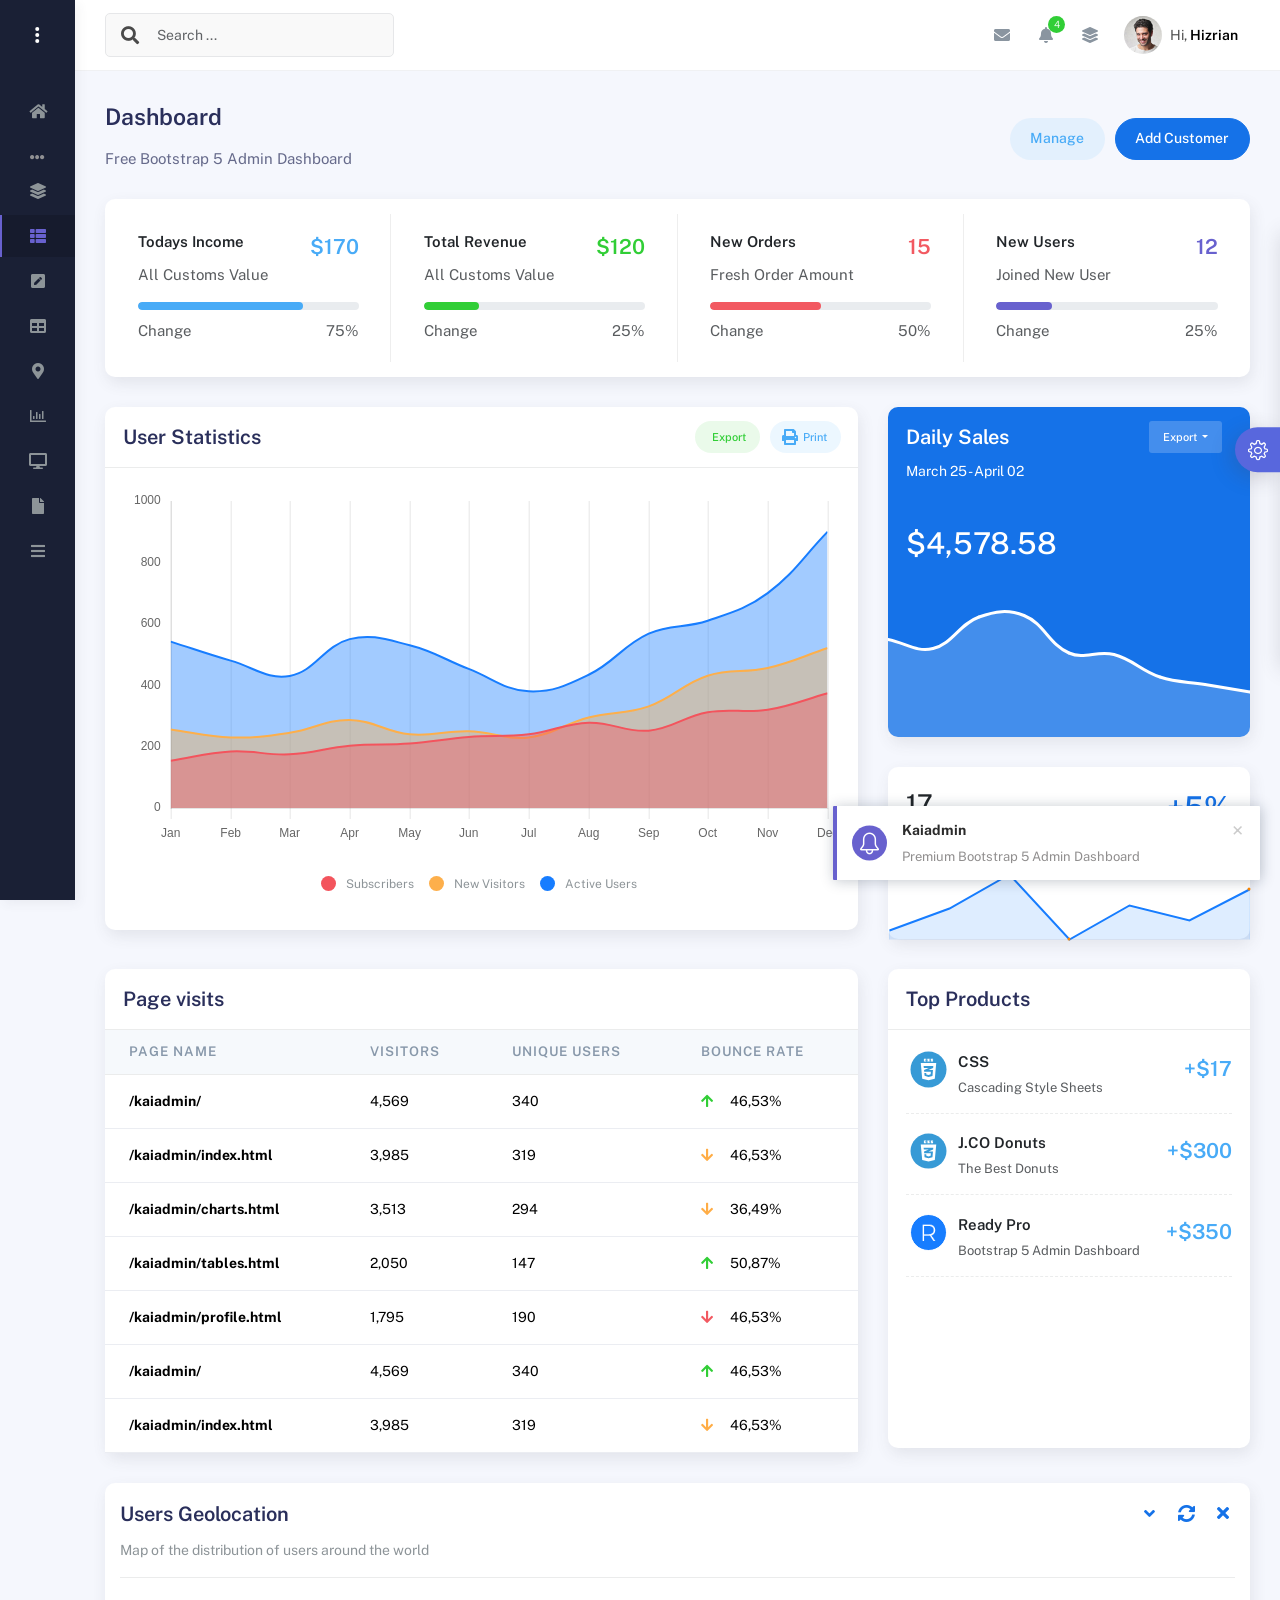
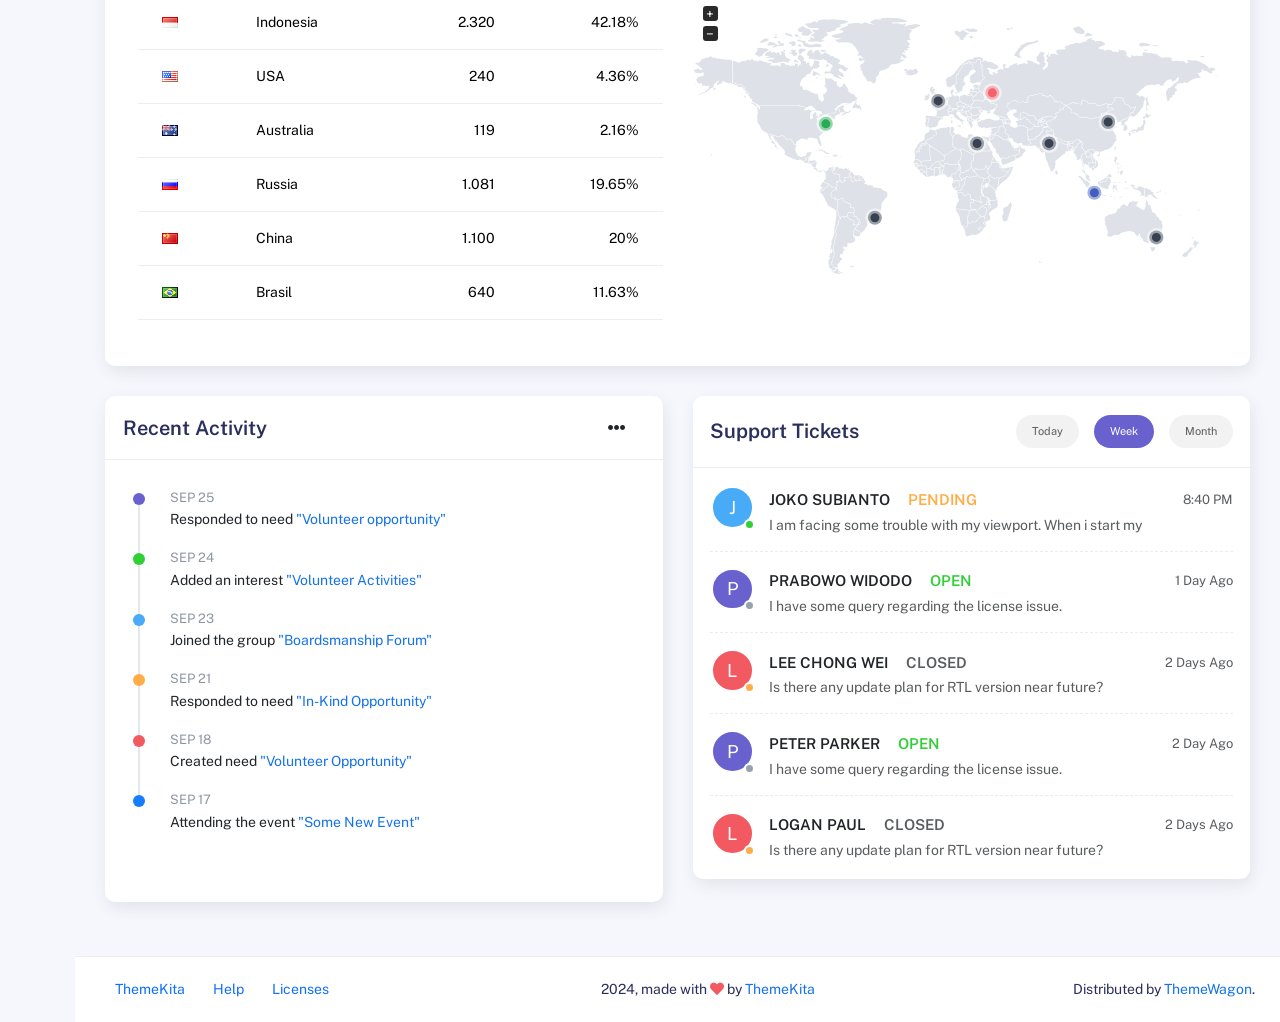
<file: icon-menu.html>
<!DOCTYPE html>
<html lang="en">
  <head>
    <meta http-equiv="X-UA-Compatible" content="IE=edge" />
    <title>Kaiadmin - Bootstrap 5 Admin Dashboard</title>
    <meta
      content="width=device-width, initial-scale=1.0, shrink-to-fit=no"
      name="viewport"
    />
    <link
      rel="icon"
      href="assets/img/kaiadmin/favicon.ico"
      type="image/x-icon"
    />

    <!-- Fonts and icons -->
    <script src="assets/js/plugin/webfont/webfont.min.js"></script>
    <script>
      WebFont.load({
        google: { families: ["Public Sans:300,400,500,600,700"] },
        custom: {
          families: [
            "Font Awesome 5 Solid",
            "Font Awesome 5 Regular",
            "Font Awesome 5 Brands",
            "simple-line-icons",
          ],
          urls: ["assets/css/fonts.min.css"],
        },
        active: function () {
          sessionStorage.fonts = true;
        },
      });
    </script>

    <!-- CSS Files -->
    <link rel="stylesheet" href="assets/css/bootstrap.min.css" />
    <link rel="stylesheet" href="assets/css/plugins.min.css" />
    <link rel="stylesheet" href="assets/css/kaiadmin.min.css" />

    <!-- CSS Just for demo purpose, don't include it in your project -->
    <link rel="stylesheet" href="assets/css/demo.css" />
  </head>
  <body>
    <div class="wrapper sidebar_minimize">
      <!-- Sidebar -->
      <div class="sidebar" data-background-color="dark">
        <div class="sidebar-logo">
          <!-- Logo Header -->
          <div class="logo-header" data-background-color="dark">
            <a href="index.html" class="logo">
              <img
                src="assets/img/kaiadmin/logo_light.svg"
                alt="navbar brand"
                class="navbar-brand"
                height="20"
              />
            </a>
            <div class="nav-toggle">
              <button class="btn btn-toggle toggle-sidebar">
                <i class="gg-menu-right"></i>
              </button>
              <button class="btn btn-toggle sidenav-toggler">
                <i class="gg-menu-left"></i>
              </button>
            </div>
            <button class="topbar-toggler more">
              <i class="gg-more-vertical-alt"></i>
            </button>
          </div>
          <!-- End Logo Header -->
        </div>
        <div class="sidebar-wrapper scrollbar scrollbar-inner">
          <div class="sidebar-content">
            <ul class="nav nav-secondary">
              <li class="nav-item">
                <a
                  data-bs-toggle="collapse"
                  href="#dashboard"
                  class="collapsed"
                  aria-expanded="false"
                >
                  <i class="fas fa-home"></i>
                  <p>Dashboard</p>
                  <span class="caret"></span>
                </a>
                <div class="collapse" id="dashboard">
                  <ul class="nav nav-collapse">
                    <li>
                      <a href="../demo1/index.html">
                        <span class="sub-item">Dashboard 1</span>
                      </a>
                    </li>
                  </ul>
                </div>
              </li>
              <li class="nav-section">
                <span class="sidebar-mini-icon">
                  <i class="fa fa-ellipsis-h"></i>
                </span>
                <h4 class="text-section">Components</h4>
              </li>
              <li class="nav-item">
                <a data-bs-toggle="collapse" href="#base">
                  <i class="fas fa-layer-group"></i>
                  <p>Base</p>
                  <span class="caret"></span>
                </a>
                <div class="collapse" id="base">
                  <ul class="nav nav-collapse">
                    <li>
                      <a href="components/avatars.html">
                        <span class="sub-item">Avatars</span>
                      </a>
                    </li>
                    <li>
                      <a href="components/buttons.html">
                        <span class="sub-item">Buttons</span>
                      </a>
                    </li>
                    <li>
                      <a href="components/gridsystem.html">
                        <span class="sub-item">Grid System</span>
                      </a>
                    </li>
                    <li>
                      <a href="components/panels.html">
                        <span class="sub-item">Panels</span>
                      </a>
                    </li>
                    <li>
                      <a href="components/notifications.html">
                        <span class="sub-item">Notifications</span>
                      </a>
                    </li>
                    <li>
                      <a href="components/sweetalert.html">
                        <span class="sub-item">Sweet Alert</span>
                      </a>
                    </li>
                    <li>
                      <a href="components/font-awesome-icons.html">
                        <span class="sub-item">Font Awesome Icons</span>
                      </a>
                    </li>
                    <li>
                      <a href="components/simple-line-icons.html">
                        <span class="sub-item">Simple Line Icons</span>
                      </a>
                    </li>
                    <li>
                      <a href="components/typography.html">
                        <span class="sub-item">Typography</span>
                      </a>
                    </li>
                  </ul>
                </div>
              </li>
              <li class="nav-item active submenu">
                <a data-bs-toggle="collapse" href="#sidebarLayouts">
                  <i class="fas fa-th-list"></i>
                  <p>Sidebar Layouts</p>
                  <span class="caret"></span>
                </a>
                <div class="collapse show" id="sidebarLayouts">
                  <ul class="nav nav-collapse">
                    <li>
                      <a href="sidebar-style-2.html">
                        <span class="sub-item">Sidebar Style 2</span>
                      </a>
                    </li>
                    <li class="active">
                      <a href="icon-menu.html">
                        <span class="sub-item">Icon Menu</span>
                      </a>
                    </li>
                  </ul>
                </div>
              </li>
              <li class="nav-item">
                <a data-bs-toggle="collapse" href="#forms">
                  <i class="fas fa-pen-square"></i>
                  <p>Forms</p>
                  <span class="caret"></span>
                </a>
                <div class="collapse" id="forms">
                  <ul class="nav nav-collapse">
                    <li>
                      <a href="forms/forms.html">
                        <span class="sub-item">Basic Form</span>
                      </a>
                    </li>
                  </ul>
                </div>
              </li>
              <li class="nav-item">
                <a data-bs-toggle="collapse" href="#tables">
                  <i class="fas fa-table"></i>
                  <p>Tables</p>
                  <span class="caret"></span>
                </a>
                <div class="collapse" id="tables">
                  <ul class="nav nav-collapse">
                    <li>
                      <a href="tables/tables.html">
                        <span class="sub-item">Basic Table</span>
                      </a>
                    </li>
                    <li>
                      <a href="tables/datatables.html">
                        <span class="sub-item">Datatables</span>
                      </a>
                    </li>
                  </ul>
                </div>
              </li>
              <li class="nav-item">
                <a data-bs-toggle="collapse" href="#maps">
                  <i class="fas fa-map-marker-alt"></i>
                  <p>Maps</p>
                  <span class="caret"></span>
                </a>
                <div class="collapse" id="maps">
                  <ul class="nav nav-collapse">
                    <li>
                      <a href="maps/googlemaps.html">
                        <span class="sub-item">Google Maps</span>
                      </a>
                    </li>
                    <li>
                      <a href="maps/jsvectormap.html">
                        <span class="sub-item">Jsvectormap</span>
                      </a>
                    </li>
                  </ul>
                </div>
              </li>
              <li class="nav-item">
                <a data-bs-toggle="collapse" href="#charts">
                  <i class="far fa-chart-bar"></i>
                  <p>Charts</p>
                  <span class="caret"></span>
                </a>
                <div class="collapse" id="charts">
                  <ul class="nav nav-collapse">
                    <li>
                      <a href="charts/charts.html">
                        <span class="sub-item">Chart Js</span>
                      </a>
                    </li>
                    <li>
                      <a href="charts/sparkline.html">
                        <span class="sub-item">Sparkline</span>
                      </a>
                    </li>
                  </ul>
                </div>
              </li>
              <li class="nav-item">
                <a href="widgets.html">
                  <i class="fas fa-desktop"></i>
                  <p>Widgets</p>
                  <span class="badge badge-success">4</span>
                </a>
              </li>
              <li class="nav-item">
                <a href="../../documentation/index.html">
                  <i class="fas fa-file"></i>
                  <p>Documentation</p>
                  <span class="badge badge-secondary">1</span>
                </a>
              </li>
              <li class="nav-item">
                <a data-bs-toggle="collapse" href="#submenu">
                  <i class="fas fa-bars"></i>
                  <p>Menu Levels</p>
                  <span class="caret"></span>
                </a>
                <div class="collapse" id="submenu">
                  <ul class="nav nav-collapse">
                    <li>
                      <a data-bs-toggle="collapse" href="#subnav1">
                        <span class="sub-item">Level 1</span>
                        <span class="caret"></span>
                      </a>
                      <div class="collapse" id="subnav1">
                        <ul class="nav nav-collapse subnav">
                          <li>
                            <a href="#">
                              <span class="sub-item">Level 2</span>
                            </a>
                          </li>
                          <li>
                            <a href="#">
                              <span class="sub-item">Level 2</span>
                            </a>
                          </li>
                        </ul>
                      </div>
                    </li>
                    <li>
                      <a data-bs-toggle="collapse" href="#subnav2">
                        <span class="sub-item">Level 1</span>
                        <span class="caret"></span>
                      </a>
                      <div class="collapse" id="subnav2">
                        <ul class="nav nav-collapse subnav">
                          <li>
                            <a href="#">
                              <span class="sub-item">Level 2</span>
                            </a>
                          </li>
                        </ul>
                      </div>
                    </li>
                    <li>
                      <a href="#">
                        <span class="sub-item">Level 1</span>
                      </a>
                    </li>
                  </ul>
                </div>
              </li>
            </ul>
          </div>
        </div>
      </div>
      <!-- End Sidebar -->

      <div class="main-panel">
        <div class="main-header">
          <div class="main-header-logo">
            <!-- Logo Header -->
            <div class="logo-header" data-background-color="dark">
              <a href="index.html" class="logo">
                <img
                  src="assets/img/kaiadmin/logo_light.svg"
                  alt="navbar brand"
                  class="navbar-brand"
                  height="20"
                />
              </a>
              <div class="nav-toggle">
                <button class="btn btn-toggle toggle-sidebar">
                  <i class="gg-menu-right"></i>
                </button>
                <button class="btn btn-toggle sidenav-toggler">
                  <i class="gg-menu-left"></i>
                </button>
              </div>
              <button class="topbar-toggler more">
                <i class="gg-more-vertical-alt"></i>
              </button>
            </div>
            <!-- End Logo Header -->
          </div>
          <!-- Navbar Header -->
          <nav
            class="navbar navbar-header navbar-header-transparent navbar-expand-lg border-bottom"
          >
            <div class="container-fluid">
              <nav
                class="navbar navbar-header-left navbar-expand-lg navbar-form nav-search p-0 d-none d-lg-flex"
              >
                <div class="input-group">
                  <div class="input-group-prepend">
                    <button type="submit" class="btn btn-search pe-1">
                      <i class="fa fa-search search-icon"></i>
                    </button>
                  </div>
                  <input
                    type="text"
                    placeholder="Search ..."
                    class="form-control"
                  />
                </div>
              </nav>

              <ul class="navbar-nav topbar-nav ms-md-auto align-items-center">
                <li
                  class="nav-item topbar-icon dropdown hidden-caret d-flex d-lg-none"
                >
                  <a
                    class="nav-link dropdown-toggle"
                    data-bs-toggle="dropdown"
                    href="#"
                    role="button"
                    aria-expanded="false"
                    aria-haspopup="true"
                  >
                    <i class="fa fa-search"></i>
                  </a>
                  <ul class="dropdown-menu dropdown-search animated fadeIn">
                    <form class="navbar-left navbar-form nav-search">
                      <div class="input-group">
                        <input
                          type="text"
                          placeholder="Search ..."
                          class="form-control"
                        />
                      </div>
                    </form>
                  </ul>
                </li>
                <li class="nav-item topbar-icon dropdown hidden-caret">
                  <a
                    class="nav-link dropdown-toggle"
                    href="#"
                    id="messageDropdown"
                    role="button"
                    data-bs-toggle="dropdown"
                    aria-haspopup="true"
                    aria-expanded="false"
                  >
                    <i class="fa fa-envelope"></i>
                  </a>
                  <ul
                    class="dropdown-menu messages-notif-box animated fadeIn"
                    aria-labelledby="messageDropdown"
                  >
                    <li>
                      <div
                        class="dropdown-title d-flex justify-content-between align-items-center"
                      >
                        Messages
                        <a href="#" class="small">Mark all as read</a>
                      </div>
                    </li>
                    <li>
                      <div class="message-notif-scroll scrollbar-outer">
                        <div class="notif-center">
                          <a href="#">
                            <div class="notif-img">
                              <img
                                src="assets/img/jm_denis.jpg"
                                alt="Img Profile"
                              />
                            </div>
                            <div class="notif-content">
                              <span class="subject">Jimmy Denis</span>
                              <span class="block"> How are you ? </span>
                              <span class="time">5 minutes ago</span>
                            </div>
                          </a>
                          <a href="#">
                            <div class="notif-img">
                              <img
                                src="assets/img/chadengle.jpg"
                                alt="Img Profile"
                              />
                            </div>
                            <div class="notif-content">
                              <span class="subject">Chad</span>
                              <span class="block"> Ok, Thanks ! </span>
                              <span class="time">12 minutes ago</span>
                            </div>
                          </a>
                          <a href="#">
                            <div class="notif-img">
                              <img
                                src="assets/img/mlane.jpg"
                                alt="Img Profile"
                              />
                            </div>
                            <div class="notif-content">
                              <span class="subject">Jhon Doe</span>
                              <span class="block">
                                Ready for the meeting today...
                              </span>
                              <span class="time">12 minutes ago</span>
                            </div>
                          </a>
                          <a href="#">
                            <div class="notif-img">
                              <img
                                src="assets/img/talha.jpg"
                                alt="Img Profile"
                              />
                            </div>
                            <div class="notif-content">
                              <span class="subject">Talha</span>
                              <span class="block"> Hi, Apa Kabar ? </span>
                              <span class="time">17 minutes ago</span>
                            </div>
                          </a>
                        </div>
                      </div>
                    </li>
                    <li>
                      <a class="see-all" href="javascript:void(0);"
                        >See all messages<i class="fa fa-angle-right"></i>
                      </a>
                    </li>
                  </ul>
                </li>
                <li class="nav-item topbar-icon dropdown hidden-caret">
                  <a
                    class="nav-link dropdown-toggle"
                    href="#"
                    id="notifDropdown"
                    role="button"
                    data-bs-toggle="dropdown"
                    aria-haspopup="true"
                    aria-expanded="false"
                  >
                    <i class="fa fa-bell"></i>
                    <span class="notification">4</span>
                  </a>
                  <ul
                    class="dropdown-menu notif-box animated fadeIn"
                    aria-labelledby="notifDropdown"
                  >
                    <li>
                      <div class="dropdown-title">
                        You have 4 new notification
                      </div>
                    </li>
                    <li>
                      <div class="notif-scroll scrollbar-outer">
                        <div class="notif-center">
                          <a href="#">
                            <div class="notif-icon notif-primary">
                              <i class="fa fa-user-plus"></i>
                            </div>
                            <div class="notif-content">
                              <span class="block"> New user registered </span>
                              <span class="time">5 minutes ago</span>
                            </div>
                          </a>
                          <a href="#">
                            <div class="notif-icon notif-success">
                              <i class="fa fa-comment"></i>
                            </div>
                            <div class="notif-content">
                              <span class="block">
                                Rahmad commented on Admin
                              </span>
                              <span class="time">12 minutes ago</span>
                            </div>
                          </a>
                          <a href="#">
                            <div class="notif-img">
                              <img
                                src="assets/img/profile2.jpg"
                                alt="Img Profile"
                              />
                            </div>
                            <div class="notif-content">
                              <span class="block">
                                Reza send messages to you
                              </span>
                              <span class="time">12 minutes ago</span>
                            </div>
                          </a>
                          <a href="#">
                            <div class="notif-icon notif-danger">
                              <i class="fa fa-heart"></i>
                            </div>
                            <div class="notif-content">
                              <span class="block"> Farrah liked Admin </span>
                              <span class="time">17 minutes ago</span>
                            </div>
                          </a>
                        </div>
                      </div>
                    </li>
                    <li>
                      <a class="see-all" href="javascript:void(0);"
                        >See all notifications<i class="fa fa-angle-right"></i>
                      </a>
                    </li>
                  </ul>
                </li>
                <li class="nav-item topbar-icon dropdown hidden-caret">
                  <a
                    class="nav-link"
                    data-bs-toggle="dropdown"
                    href="#"
                    aria-expanded="false"
                  >
                    <i class="fas fa-layer-group"></i>
                  </a>
                  <div class="dropdown-menu quick-actions animated fadeIn">
                    <div class="quick-actions-header">
                      <span class="title mb-1">Quick Actions</span>
                      <span class="subtitle op-7">Shortcuts</span>
                    </div>
                    <div class="quick-actions-scroll scrollbar-outer">
                      <div class="quick-actions-items">
                        <div class="row m-0">
                          <a class="col-6 col-md-4 p-0" href="#">
                            <div class="quick-actions-item">
                              <div class="avatar-item bg-danger rounded-circle">
                                <i class="far fa-calendar-alt"></i>
                              </div>
                              <span class="text">Calendar</span>
                            </div>
                          </a>
                          <a class="col-6 col-md-4 p-0" href="#">
                            <div class="quick-actions-item">
                              <div
                                class="avatar-item bg-warning rounded-circle"
                              >
                                <i class="fas fa-map"></i>
                              </div>
                              <span class="text">Maps</span>
                            </div>
                          </a>
                          <a class="col-6 col-md-4 p-0" href="#">
                            <div class="quick-actions-item">
                              <div class="avatar-item bg-info rounded-circle">
                                <i class="fas fa-file-excel"></i>
                              </div>
                              <span class="text">Reports</span>
                            </div>
                          </a>
                          <a class="col-6 col-md-4 p-0" href="#">
                            <div class="quick-actions-item">
                              <div
                                class="avatar-item bg-success rounded-circle"
                              >
                                <i class="fas fa-envelope"></i>
                              </div>
                              <span class="text">Emails</span>
                            </div>
                          </a>
                          <a class="col-6 col-md-4 p-0" href="#">
                            <div class="quick-actions-item">
                              <div
                                class="avatar-item bg-primary rounded-circle"
                              >
                                <i class="fas fa-file-invoice-dollar"></i>
                              </div>
                              <span class="text">Invoice</span>
                            </div>
                          </a>
                          <a class="col-6 col-md-4 p-0" href="#">
                            <div class="quick-actions-item">
                              <div
                                class="avatar-item bg-secondary rounded-circle"
                              >
                                <i class="fas fa-credit-card"></i>
                              </div>
                              <span class="text">Payments</span>
                            </div>
                          </a>
                        </div>
                      </div>
                    </div>
                  </div>
                </li>

                <li class="nav-item topbar-user dropdown hidden-caret">
                  <a
                    class="dropdown-toggle profile-pic"
                    data-bs-toggle="dropdown"
                    href="#"
                    aria-expanded="false"
                  >
                    <div class="avatar-sm">
                      <img
                        src="assets/img/profile.jpg"
                        alt="..."
                        class="avatar-img rounded-circle"
                      />
                    </div>
                    <span class="profile-username">
                      <span class="op-7">Hi,</span>
                      <span class="fw-bold">Hizrian</span>
                    </span>
                  </a>
                  <ul class="dropdown-menu dropdown-user animated fadeIn">
                    <div class="dropdown-user-scroll scrollbar-outer">
                      <li>
                        <div class="user-box">
                          <div class="avatar-lg">
                            <img
                              src="assets/img/profile.jpg"
                              alt="image profile"
                              class="avatar-img rounded"
                            />
                          </div>
                          <div class="u-text">
                            <h4>Hizrian</h4>
                            <p class="text-muted">hello@example.com</p>
                            <a
                              href="profile.html"
                              class="btn btn-xs btn-secondary btn-sm"
                              >View Profile</a
                            >
                          </div>
                        </div>
                      </li>
                      <li>
                        <div class="dropdown-divider"></div>
                        <a class="dropdown-item" href="#">My Profile</a>
                        <a class="dropdown-item" href="#">My Balance</a>
                        <a class="dropdown-item" href="#">Inbox</a>
                        <div class="dropdown-divider"></div>
                        <a class="dropdown-item" href="#">Account Setting</a>
                        <div class="dropdown-divider"></div>
                        <a class="dropdown-item" href="#">Logout</a>
                      </li>
                    </div>
                  </ul>
                </li>
              </ul>
            </div>
          </nav>
          <!-- End Navbar -->
        </div>

        <div class="container">
          <div class="page-inner">
            <div
              class="d-flex align-items-left align-items-md-center flex-column flex-md-row pt-2 pb-4"
            >
              <div>
                <h3 class="fw-bold mb-3">Dashboard</h3>
                <h6 class="op-7 mb-2">Free Bootstrap 5 Admin Dashboard</h6>
              </div>
              <div class="ms-md-auto py-2 py-md-0">
                <a href="#" class="btn btn-label-info btn-round me-2">Manage</a>
                <a href="#" class="btn btn-primary btn-round">Add Customer</a>
              </div>
            </div>
            <div class="row row-card-no-pd">
              <div class="col-12 col-sm-6 col-md-6 col-xl-3">
                <div class="card">
                  <div class="card-body">
                    <div class="d-flex justify-content-between">
                      <div>
                        <h6><b>Todays Income</b></h6>
                        <p class="text-muted">All Customs Value</p>
                      </div>
                      <h4 class="text-info fw-bold">$170</h4>
                    </div>
                    <div class="progress progress-sm">
                      <div
                        class="progress-bar bg-info w-75"
                        role="progressbar"
                        aria-valuenow="75"
                        aria-valuemin="0"
                        aria-valuemax="100"
                      ></div>
                    </div>
                    <div class="d-flex justify-content-between mt-2">
                      <p class="text-muted mb-0">Change</p>
                      <p class="text-muted mb-0">75%</p>
                    </div>
                  </div>
                </div>
              </div>
              <div class="col-12 col-sm-6 col-md-6 col-xl-3">
                <div class="card">
                  <div class="card-body">
                    <div class="d-flex justify-content-between">
                      <div>
                        <h6><b>Total Revenue</b></h6>
                        <p class="text-muted">All Customs Value</p>
                      </div>
                      <h4 class="text-success fw-bold">$120</h4>
                    </div>
                    <div class="progress progress-sm">
                      <div
                        class="progress-bar bg-success w-25"
                        role="progressbar"
                        aria-valuenow="25"
                        aria-valuemin="0"
                        aria-valuemax="100"
                      ></div>
                    </div>
                    <div class="d-flex justify-content-between mt-2">
                      <p class="text-muted mb-0">Change</p>
                      <p class="text-muted mb-0">25%</p>
                    </div>
                  </div>
                </div>
              </div>
              <div class="col-12 col-sm-6 col-md-6 col-xl-3">
                <div class="card">
                  <div class="card-body">
                    <div class="d-flex justify-content-between">
                      <div>
                        <h6><b>New Orders</b></h6>
                        <p class="text-muted">Fresh Order Amount</p>
                      </div>
                      <h4 class="text-danger fw-bold">15</h4>
                    </div>
                    <div class="progress progress-sm">
                      <div
                        class="progress-bar bg-danger w-50"
                        role="progressbar"
                        aria-valuenow="50"
                        aria-valuemin="0"
                        aria-valuemax="100"
                      ></div>
                    </div>
                    <div class="d-flex justify-content-between mt-2">
                      <p class="text-muted mb-0">Change</p>
                      <p class="text-muted mb-0">50%</p>
                    </div>
                  </div>
                </div>
              </div>
              <div class="col-12 col-sm-6 col-md-6 col-xl-3">
                <div class="card">
                  <div class="card-body">
                    <div class="d-flex justify-content-between">
                      <div>
                        <h6><b>New Users</b></h6>
                        <p class="text-muted">Joined New User</p>
                      </div>
                      <h4 class="text-secondary fw-bold">12</h4>
                    </div>
                    <div class="progress progress-sm">
                      <div
                        class="progress-bar bg-secondary w-25"
                        role="progressbar"
                        aria-valuenow="25"
                        aria-valuemin="0"
                        aria-valuemax="100"
                      ></div>
                    </div>
                    <div class="d-flex justify-content-between mt-2">
                      <p class="text-muted mb-0">Change</p>
                      <p class="text-muted mb-0">25%</p>
                    </div>
                  </div>
                </div>
              </div>
            </div>
            <div class="row">
              <div class="col-md-8">
                <div class="card">
                  <div class="card-header">
                    <div class="card-head-row">
                      <div class="card-title">User Statistics</div>
                      <div class="card-tools">
                        <a
                          href="#"
                          class="btn btn-label-success btn-round btn-sm me-2"
                        >
                          <span class="btn-label">
                            <i class="fa fa-pencil"></i>
                          </span>
                          Export
                        </a>
                        <a href="#" class="btn btn-label-info btn-round btn-sm">
                          <span class="btn-label">
                            <i class="fa fa-print"></i>
                          </span>
                          Print
                        </a>
                      </div>
                    </div>
                  </div>
                  <div class="card-body">
                    <div class="chart-container" style="min-height: 375px">
                      <canvas id="statisticsChart"></canvas>
                    </div>
                    <div id="myChartLegend"></div>
                  </div>
                </div>
              </div>
              <div class="col-md-4">
                <div class="card card-primary">
                  <div class="card-header">
                    <div class="card-head-row">
                      <div class="card-title">Daily Sales</div>
                      <div class="card-tools">
                        <div class="dropdown">
                          <button
                            class="btn btn-sm btn-label-light dropdown-toggle"
                            type="button"
                            id="dropdownMenuButton"
                            data-bs-toggle="dropdown"
                            aria-haspopup="true"
                            aria-expanded="false"
                          >
                            Export
                          </button>
                          <div
                            class="dropdown-menu"
                            aria-labelledby="dropdownMenuButton"
                          >
                            <a class="dropdown-item" href="#">Action</a>
                            <a class="dropdown-item" href="#">Another action</a>
                            <a class="dropdown-item" href="#"
                              >Something else here</a
                            >
                          </div>
                        </div>
                      </div>
                    </div>
                    <div class="card-category">March 25 - April 02</div>
                  </div>
                  <div class="card-body pb-0">
                    <div class="mb-4 mt-2">
                      <h1>$4,578.58</h1>
                    </div>
                    <div class="pull-in">
                      <canvas id="dailySalesChart"></canvas>
                    </div>
                  </div>
                </div>
                <div class="card">
                  <div class="card-body pb-0">
                    <div class="h1 fw-bold float-end text-primary">+5%</div>
                    <h2 class="mb-2">17</h2>
                    <p class="text-muted">Users online</p>
                    <div class="pull-in sparkline-fix">
                      <div id="lineChart"></div>
                    </div>
                  </div>
                </div>
              </div>
            </div>
            <!-- <div class="row">
						<div class="col-md-4">
							<div class="card">
								<div class="card-body pb-0">
									<div class="h1 fw-bold float-end text-primary">+5%</div>
									<h2 class="mb-2">17</h2>
									<p class="text-muted">Users online</p>
									<div class="pull-in sparkline-fix">
										<div id="lineChart"></div>
									</div>
								</div>
							</div>
						</div>
						<div class="col-md-4">
							<div class="card">
								<div class="card-body pb-0">
									<div class="h1 fw-bold float-end text-danger">-3%</div>
									<h2 class="mb-2">27</h2>
									<p class="text-muted">New Users</p>
									<div class="pull-in sparkline-fix">
										<div id="lineChart2"></div>
									</div>
								</div>
							</div>
						</div>
						<div class="col-md-4">
							<div class="card">
								<div class="card-body pb-0">
									<div class="h1 fw-bold float-end text-warning">+7%</div>
									<h2 class="mb-2">213</h2>
									<p class="text-muted">Transactions</p>
									<div class="pull-in sparkline-fix">
										<div id="lineChart3"></div>
									</div>
								</div>
							</div>
						</div>
					</div> -->
            <!-- <div class="row">
						<div class="col-md-4">
							<div class="card">
								<div class="card-header">
									<div class="card-title">Top Products</div>
								</div>
								<div class="card-body pb-0">
									<div class="d-flex">
										<div class="avatar">
											<img src="assets/img/logoproduct.svg" alt="..." class="avatar-img rounded-circle">
										</div>
										<div class="flex-1 pt-1 ms-2">
											<h6 class="fw-bold mb-1">CSS</h6>
											<small class="text-muted">Cascading Style Sheets</small>
										</div>
										<div class="d-flex ms-auto align-items-center">
											<h4 class="text-info fw-bold">+$17</h4>
										</div>
									</div>
									<div class="separator-dashed"></div>
									<div class="d-flex">
										<div class="avatar">
											<img src="assets/img/logoproduct.svg" alt="..." class="avatar-img rounded-circle">
										</div>
										<div class="flex-1 pt-1 ms-2">
											<h6 class="fw-bold mb-1">J.CO Donuts</h6>
											<small class="text-muted">The Best Donuts</small>
										</div>
										<div class="d-flex ms-auto align-items-center">
											<h4 class="text-info fw-bold">+$300</h4>
										</div>
									</div>
									<div class="separator-dashed"></div>
									<div class="d-flex">
										<div class="avatar">
											<img src="assets/img/logoproduct3.svg" alt="..." class="avatar-img rounded-circle">
										</div>
										<div class="flex-1 pt-1 ms-2">
											<h6 class="fw-bold mb-1">Ready Pro</h6>
											<small class="text-muted">Bootstrap 5 Admin Dashboard</small>
										</div>
										<div class="d-flex ms-auto align-items-center">
											<h4 class="text-info fw-bold">+$350</h4>
										</div>
									</div>
									<div class="separator-dashed"></div>
									<div class="pull-in">
										<canvas id="topProductsChart"></canvas>
									</div>
								</div>
							</div>
						</div>
						<div class="col-md-4">
							<div class="card">
								<div class="card-body">
									<div class="card-title fw-mediumbold">Suggested People</div>
									<div class="card-list">
										<div class="item-list">
											<div class="avatar">
												<img src="assets/img/jm_denis.jpg" alt="..." class="avatar-img rounded-circle">
											</div>
											<div class="info-user ms-3">
												<div class="username">Jimmy Denis</div>
												<div class="status">Graphic Designer</div>
											</div>
											<button class="btn btn-icon btn-primary btn-round btn-xs">
												<i class="fa fa-plus"></i>
											</button>
										</div>
										<div class="item-list">
											<div class="avatar">
												<img src="assets/img/chadengle.jpg" alt="..." class="avatar-img rounded-circle">
											</div>
											<div class="info-user ms-3">
												<div class="username">Chad</div>
												<div class="status">CEO Zeleaf</div>
											</div>
											<button class="btn btn-icon btn-primary btn-round btn-xs">
												<i class="fa fa-plus"></i>
											</button>
										</div>
										<div class="item-list">
											<div class="avatar">
												<img src="assets/img/talha.jpg" alt="..." class="avatar-img rounded-circle">
											</div>
											<div class="info-user ms-3">
												<div class="username">Talha</div>
												<div class="status">Front End Designer</div>
											</div>
											<button class="btn btn-icon btn-primary btn-round btn-xs">
												<i class="fa fa-plus"></i>
											</button>
										</div>
										<div class="item-list">
											<div class="avatar">
												<img src="assets/img/mlane.jpg" alt="..." class="avatar-img rounded-circle">
											</div>
											<div class="info-user ms-3">
												<div class="username">John Doe</div>
												<div class="status">Back End Developer</div>
											</div>
											<button class="btn btn-icon btn-primary btn-round btn-xs">
												<i class="fa fa-plus"></i>
											</button>
										</div>
										<div class="item-list">
											<div class="avatar">
												<img src="assets/img/talha.jpg" alt="..." class="avatar-img rounded-circle">
											</div>
											<div class="info-user ms-3">
												<div class="username">Talha</div>
												<div class="status">Front End Designer</div>
											</div>
											<button class="btn btn-icon btn-primary btn-round btn-xs">
												<i class="fa fa-plus"></i>
											</button>
										</div>
										<div class="item-list">
											<div class="avatar">
												<img src="assets/img/jm_denis.jpg" alt="..." class="avatar-img rounded-circle">
											</div>
											<div class="info-user ms-3">
												<div class="username">Jimmy Denis</div>
												<div class="status">Graphic Designer</div>
											</div>
											<button class="btn btn-icon btn-primary btn-round btn-xs">
												<i class="fa fa-plus"></i>
											</button>
										</div>
									</div>
								</div>
							</div>
						</div>
						<div class="col-md-4">
							<div class="card card-primary bg-primary-gradient">
								<div class="card-body">
									<h5 class="mt-3 b-b1 pb-2 mb-4 fw-bold">Active user right now</h5>
									<h1 class="mb-4 fw-bold">17</h1>
									<h5 class="mt-3 b-b1 pb-2 mb-5 fw-bold">Page view per minutes</h5>
									<div id="activeUsersChart"></div>
									<h5 class="mt-5 pb-3 mb-0 fw-bold">Top active pages</h5>
									<ul class="list-unstyled">
										<li class="d-flex justify-content-between pb-1 pt-1"><small>/product/readypro/index.html</small> <span>7</span></li>
										<li class="d-flex justify-content-between pb-1 pt-1"><small>/product/kaiadmin/demo.html</small> <span>10</span></li>
									</ul>
								</div>
							</div>
						</div>
					</div> -->
            <div class="row">
              <div class="col-md-8">
                <div class="card">
                  <div class="card-header">
                    <div class="card-title">Page visits</div>
                  </div>
                  <div class="card-body p-0">
                    <div class="table-responsive">
                      <!-- Projects table -->
                      <table class="table align-items-center mb-0">
                        <thead class="thead-light">
                          <tr>
                            <th scope="col">Page name</th>
                            <th scope="col">Visitors</th>
                            <th scope="col">Unique users</th>
                            <th scope="col">Bounce rate</th>
                          </tr>
                        </thead>
                        <tbody>
                          <tr>
                            <th scope="row">/kaiadmin/</th>
                            <td>4,569</td>
                            <td>340</td>
                            <td>
                              <i class="fas fa-arrow-up text-success me-3"></i>
                              46,53%
                            </td>
                          </tr>
                          <tr>
                            <th scope="row">/kaiadmin/index.html</th>
                            <td>3,985</td>
                            <td>319</td>
                            <td>
                              <i
                                class="fas fa-arrow-down text-warning me-3"
                              ></i>
                              46,53%
                            </td>
                          </tr>
                          <tr>
                            <th scope="row">/kaiadmin/charts.html</th>
                            <td>3,513</td>
                            <td>294</td>
                            <td>
                              <i
                                class="fas fa-arrow-down text-warning me-3"
                              ></i>
                              36,49%
                            </td>
                          </tr>
                          <tr>
                            <th scope="row">/kaiadmin/tables.html</th>
                            <td>2,050</td>
                            <td>147</td>
                            <td>
                              <i class="fas fa-arrow-up text-success me-3"></i>
                              50,87%
                            </td>
                          </tr>
                          <tr>
                            <th scope="row">/kaiadmin/profile.html</th>
                            <td>1,795</td>
                            <td>190</td>
                            <td>
                              <i class="fas fa-arrow-down text-danger me-3"></i>
                              46,53%
                            </td>
                          </tr>
                          <tr>
                            <th scope="row">/kaiadmin/</th>
                            <td>4,569</td>
                            <td>340</td>
                            <td>
                              <i class="fas fa-arrow-up text-success me-3"></i>
                              46,53%
                            </td>
                          </tr>
                          <tr>
                            <th scope="row">/kaiadmin/index.html</th>
                            <td>3,985</td>
                            <td>319</td>
                            <td>
                              <i
                                class="fas fa-arrow-down text-warning me-3"
                              ></i>
                              46,53%
                            </td>
                          </tr>
                        </tbody>
                      </table>
                    </div>
                  </div>
                </div>
              </div>
              <div class="col-md-4">
                <div class="card">
                  <div class="card-header">
                    <div class="card-title">Top Products</div>
                  </div>
                  <div class="card-body pb-0">
                    <div class="d-flex">
                      <div class="avatar">
                        <img
                          src="assets/img/logoproduct.svg"
                          alt="..."
                          class="avatar-img rounded-circle"
                        />
                      </div>
                      <div class="flex-1 pt-1 ms-2">
                        <h6 class="fw-bold mb-1">CSS</h6>
                        <small class="text-muted">Cascading Style Sheets</small>
                      </div>
                      <div class="d-flex ms-auto align-items-center">
                        <h4 class="text-info fw-bold">+$17</h4>
                      </div>
                    </div>
                    <div class="separator-dashed"></div>
                    <div class="d-flex">
                      <div class="avatar">
                        <img
                          src="assets/img/logoproduct.svg"
                          alt="..."
                          class="avatar-img rounded-circle"
                        />
                      </div>
                      <div class="flex-1 pt-1 ms-2">
                        <h6 class="fw-bold mb-1">J.CO Donuts</h6>
                        <small class="text-muted">The Best Donuts</small>
                      </div>
                      <div class="d-flex ms-auto align-items-center">
                        <h4 class="text-info fw-bold">+$300</h4>
                      </div>
                    </div>
                    <div class="separator-dashed"></div>
                    <div class="d-flex">
                      <div class="avatar">
                        <img
                          src="assets/img/logoproduct3.svg"
                          alt="..."
                          class="avatar-img rounded-circle"
                        />
                      </div>
                      <div class="flex-1 pt-1 ms-2">
                        <h6 class="fw-bold mb-1">Ready Pro</h6>
                        <small class="text-muted"
                          >Bootstrap 5 Admin Dashboard</small
                        >
                      </div>
                      <div class="d-flex ms-auto align-items-center">
                        <h4 class="text-info fw-bold">+$350</h4>
                      </div>
                    </div>
                    <div class="separator-dashed"></div>
                    <div class="pull-in">
                      <canvas id="topProductsChart"></canvas>
                    </div>
                  </div>
                </div>
              </div>
            </div>
            <div class="row row-card-no-pd">
              <div class="col-md-12">
                <div class="card">
                  <div class="card-header">
                    <div class="card-head-row card-tools-still-right">
                      <h4 class="card-title">Users Geolocation</h4>
                      <div class="card-tools">
                        <button
                          class="btn btn-icon btn-link btn-primary btn-xs"
                        >
                          <span class="fa fa-angle-down"></span>
                        </button>
                        <button
                          class="btn btn-icon btn-link btn-primary btn-xs btn-refresh-card"
                        >
                          <span class="fa fa-sync-alt"></span>
                        </button>
                        <button
                          class="btn btn-icon btn-link btn-primary btn-xs"
                        >
                          <span class="fa fa-times"></span>
                        </button>
                      </div>
                    </div>
                    <p class="card-category">
                      Map of the distribution of users around the world
                    </p>
                  </div>
                  <div class="card-body">
                    <div class="row">
                      <div class="col-md-6">
                        <div class="table-responsive table-hover table-sales">
                          <table class="table">
                            <tbody>
                              <tr>
                                <td>
                                  <div class="flag">
                                    <img
                                      src="assets/img/flags/id.png"
                                      alt="indonesia"
                                    />
                                  </div>
                                </td>
                                <td>Indonesia</td>
                                <td class="text-end">2.320</td>
                                <td class="text-end">42.18%</td>
                              </tr>
                              <tr>
                                <td>
                                  <div class="flag">
                                    <img
                                      src="assets/img/flags/us.png"
                                      alt="united states"
                                    />
                                  </div>
                                </td>
                                <td>USA</td>
                                <td class="text-end">240</td>
                                <td class="text-end">4.36%</td>
                              </tr>
                              <tr>
                                <td>
                                  <div class="flag">
                                    <img
                                      src="assets/img/flags/au.png"
                                      alt="australia"
                                    />
                                  </div>
                                </td>
                                <td>Australia</td>
                                <td class="text-end">119</td>
                                <td class="text-end">2.16%</td>
                              </tr>
                              <tr>
                                <td>
                                  <div class="flag">
                                    <img
                                      src="assets/img/flags/ru.png"
                                      alt="russia"
                                    />
                                  </div>
                                </td>
                                <td>Russia</td>
                                <td class="text-end">1.081</td>
                                <td class="text-end">19.65%</td>
                              </tr>
                              <tr>
                                <td>
                                  <div class="flag">
                                    <img
                                      src="assets/img/flags/cn.png"
                                      alt="china"
                                    />
                                  </div>
                                </td>
                                <td>China</td>
                                <td class="text-end">1.100</td>
                                <td class="text-end">20%</td>
                              </tr>
                              <tr>
                                <td>
                                  <div class="flag">
                                    <img
                                      src="assets/img/flags/br.png"
                                      alt="brazil"
                                    />
                                  </div>
                                </td>
                                <td>Brasil</td>
                                <td class="text-end">640</td>
                                <td class="text-end">11.63%</td>
                              </tr>
                            </tbody>
                          </table>
                        </div>
                      </div>
                      <div class="col-md-6">
                        <div class="mapcontainer">
                          <div
                            id="world-map"
                            class="w-100"
                            style="height: 300px"
                          ></div>
                        </div>
                      </div>
                    </div>
                  </div>
                </div>
              </div>
            </div>
            <div class="row">
              <div class="col-md-6">
                <div class="card">
                  <div class="card-header">
                    <div class="card-head-row card-tools-still-right">
                      <div class="card-title">Recent Activity</div>
                      <div class="card-tools">
                        <div class="dropdown">
                          <button
                            class="btn btn-icon btn-clean"
                            type="button"
                            id="dropdownMenuButton"
                            data-bs-toggle="dropdown"
                            aria-haspopup="true"
                            aria-expanded="false"
                          >
                            <i class="fas fa-ellipsis-h"></i>
                          </button>
                          <div
                            class="dropdown-menu"
                            aria-labelledby="dropdownMenuButton"
                          >
                            <a class="dropdown-item" href="#">Action</a>
                            <a class="dropdown-item" href="#">Another action</a>
                            <a class="dropdown-item" href="#"
                              >Something else here</a
                            >
                          </div>
                        </div>
                      </div>
                    </div>
                  </div>
                  <div class="card-body">
                    <ol class="activity-feed">
                      <li class="feed-item feed-item-secondary">
                        <time class="date" datetime="9-25">Sep 25</time>
                        <span class="text"
                          >Responded to need
                          <a href="#">"Volunteer opportunity"</a></span
                        >
                      </li>
                      <li class="feed-item feed-item-success">
                        <time class="date" datetime="9-24">Sep 24</time>
                        <span class="text"
                          >Added an interest
                          <a href="#">"Volunteer Activities"</a></span
                        >
                      </li>
                      <li class="feed-item feed-item-info">
                        <time class="date" datetime="9-23">Sep 23</time>
                        <span class="text"
                          >Joined the group
                          <a href="single-group.php"
                            >"Boardsmanship Forum"</a
                          ></span
                        >
                      </li>
                      <li class="feed-item feed-item-warning">
                        <time class="date" datetime="9-21">Sep 21</time>
                        <span class="text"
                          >Responded to need
                          <a href="#">"In-Kind Opportunity"</a></span
                        >
                      </li>
                      <li class="feed-item feed-item-danger">
                        <time class="date" datetime="9-18">Sep 18</time>
                        <span class="text"
                          >Created need
                          <a href="#">"Volunteer Opportunity"</a></span
                        >
                      </li>
                      <li class="feed-item">
                        <time class="date" datetime="9-17">Sep 17</time>
                        <span class="text"
                          >Attending the event
                          <a href="single-event.php">"Some New Event"</a></span
                        >
                      </li>
                    </ol>
                  </div>
                </div>
              </div>
              <div class="col-md-6">
                <div class="card">
                  <div class="card-header">
                    <div class="card-head-row">
                      <div class="card-title">Support Tickets</div>
                      <div class="card-tools">
                        <ul
                          class="nav nav-pills nav-secondary nav-pills-no-bd nav-sm"
                          id="pills-tab"
                          role="tablist"
                        >
                          <li class="nav-item">
                            <a
                              class="nav-link"
                              id="pills-today"
                              data-bs-toggle="pill"
                              href="#pills-today"
                              role="tab"
                              aria-selected="true"
                              >Today</a
                            >
                          </li>
                          <li class="nav-item">
                            <a
                              class="nav-link active"
                              id="pills-week"
                              data-bs-toggle="pill"
                              href="#pills-week"
                              role="tab"
                              aria-selected="false"
                              >Week</a
                            >
                          </li>
                          <li class="nav-item">
                            <a
                              class="nav-link"
                              id="pills-month"
                              data-bs-toggle="pill"
                              href="#pills-month"
                              role="tab"
                              aria-selected="false"
                              >Month</a
                            >
                          </li>
                        </ul>
                      </div>
                    </div>
                  </div>
                  <div class="card-body">
                    <div class="d-flex">
                      <div class="avatar avatar-online">
                        <span
                          class="avatar-title rounded-circle border border-white bg-info"
                          >J</span
                        >
                      </div>
                      <div class="flex-1 ms-3 pt-1">
                        <h6 class="text-uppercase fw-bold mb-1">
                          Joko Subianto
                          <span class="text-warning ps-3">pending</span>
                        </h6>
                        <span class="text-muted"
                          >I am facing some trouble with my viewport. When i
                          start my</span
                        >
                      </div>
                      <div class="float-end pt-1">
                        <small class="text-muted">8:40 PM</small>
                      </div>
                    </div>
                    <div class="separator-dashed"></div>
                    <div class="d-flex">
                      <div class="avatar avatar-offline">
                        <span
                          class="avatar-title rounded-circle border border-white bg-secondary"
                          >P</span
                        >
                      </div>
                      <div class="flex-1 ms-3 pt-1">
                        <h6 class="text-uppercase fw-bold mb-1">
                          Prabowo Widodo
                          <span class="text-success ps-3">open</span>
                        </h6>
                        <span class="text-muted"
                          >I have some query regarding the license issue.</span
                        >
                      </div>
                      <div class="float-end pt-1">
                        <small class="text-muted">1 Day Ago</small>
                      </div>
                    </div>
                    <div class="separator-dashed"></div>
                    <div class="d-flex">
                      <div class="avatar avatar-away">
                        <span
                          class="avatar-title rounded-circle border border-white bg-danger"
                          >L</span
                        >
                      </div>
                      <div class="flex-1 ms-3 pt-1">
                        <h6 class="text-uppercase fw-bold mb-1">
                          Lee Chong Wei
                          <span class="text-muted ps-3">closed</span>
                        </h6>
                        <span class="text-muted"
                          >Is there any update plan for RTL version near
                          future?</span
                        >
                      </div>
                      <div class="float-end pt-1">
                        <small class="text-muted">2 Days Ago</small>
                      </div>
                    </div>
                    <div class="separator-dashed"></div>
                    <div class="d-flex">
                      <div class="avatar avatar-offline">
                        <span
                          class="avatar-title rounded-circle border border-white bg-secondary"
                          >P</span
                        >
                      </div>
                      <div class="flex-1 ms-3 pt-1">
                        <h6 class="text-uppercase fw-bold mb-1">
                          Peter Parker
                          <span class="text-success ps-3">open</span>
                        </h6>
                        <span class="text-muted"
                          >I have some query regarding the license issue.</span
                        >
                      </div>
                      <div class="float-end pt-1">
                        <small class="text-muted">2 Day Ago</small>
                      </div>
                    </div>
                    <div class="separator-dashed"></div>
                    <div class="d-flex">
                      <div class="avatar avatar-away">
                        <span
                          class="avatar-title rounded-circle border border-white bg-danger"
                          >L</span
                        >
                      </div>
                      <div class="flex-1 ms-3 pt-1">
                        <h6 class="text-uppercase fw-bold mb-1">
                          Logan Paul <span class="text-muted ps-3">closed</span>
                        </h6>
                        <span class="text-muted"
                          >Is there any update plan for RTL version near
                          future?</span
                        >
                      </div>
                      <div class="float-end pt-1">
                        <small class="text-muted">2 Days Ago</small>
                      </div>
                    </div>
                  </div>
                </div>
              </div>
            </div>
          </div>
        </div>

        <footer class="footer">
          <div class="container-fluid d-flex justify-content-between">
            <nav class="pull-left">
              <ul class="nav">
                <li class="nav-item">
                  <a class="nav-link" href="http://www.themekita.com">
                    ThemeKita
                  </a>
                </li>
                <li class="nav-item">
                  <a class="nav-link" href="#"> Help </a>
                </li>
                <li class="nav-item">
                  <a class="nav-link" href="#"> Licenses </a>
                </li>
              </ul>
            </nav>
            <div class="copyright">
              2024, made with <i class="fa fa-heart heart text-danger"></i> by
              <a href="http://www.themekita.com">ThemeKita</a>
            </div>
            <div>
              Distributed by
              <a target="_blank" href="https://themewagon.com/">ThemeWagon</a>.
            </div>
          </div>
        </footer>
      </div>

      <!-- Custom template | don't include it in your project! -->
      <div class="custom-template">
        <div class="title">Settings</div>
        <div class="custom-content">
          <div class="switcher">
            <div class="switch-block">
              <h4>Logo Header</h4>
              <div class="btnSwitch">
                <button
                  type="button"
                  class="selected changeLogoHeaderColor"
                  data-color="dark"
                ></button>
                <button
                  type="button"
                  class="changeLogoHeaderColor"
                  data-color="blue"
                ></button>
                <button
                  type="button"
                  class="changeLogoHeaderColor"
                  data-color="purple"
                ></button>
                <button
                  type="button"
                  class="changeLogoHeaderColor"
                  data-color="light-blue"
                ></button>
                <button
                  type="button"
                  class="changeLogoHeaderColor"
                  data-color="green"
                ></button>
                <button
                  type="button"
                  class="changeLogoHeaderColor"
                  data-color="orange"
                ></button>
                <button
                  type="button"
                  class="changeLogoHeaderColor"
                  data-color="red"
                ></button>
                <button
                  type="button"
                  class="changeLogoHeaderColor"
                  data-color="white"
                ></button>
                <br />
                <button
                  type="button"
                  class="changeLogoHeaderColor"
                  data-color="dark2"
                ></button>
                <button
                  type="button"
                  class="changeLogoHeaderColor"
                  data-color="blue2"
                ></button>
                <button
                  type="button"
                  class="changeLogoHeaderColor"
                  data-color="purple2"
                ></button>
                <button
                  type="button"
                  class="changeLogoHeaderColor"
                  data-color="light-blue2"
                ></button>
                <button
                  type="button"
                  class="changeLogoHeaderColor"
                  data-color="green2"
                ></button>
                <button
                  type="button"
                  class="changeLogoHeaderColor"
                  data-color="orange2"
                ></button>
                <button
                  type="button"
                  class="changeLogoHeaderColor"
                  data-color="red2"
                ></button>
              </div>
            </div>
            <div class="switch-block">
              <h4>Navbar Header</h4>
              <div class="btnSwitch">
                <button
                  type="button"
                  class="changeTopBarColor"
                  data-color="dark"
                ></button>
                <button
                  type="button"
                  class="changeTopBarColor"
                  data-color="blue"
                ></button>
                <button
                  type="button"
                  class="changeTopBarColor"
                  data-color="purple"
                ></button>
                <button
                  type="button"
                  class="changeTopBarColor"
                  data-color="light-blue"
                ></button>
                <button
                  type="button"
                  class="changeTopBarColor"
                  data-color="green"
                ></button>
                <button
                  type="button"
                  class="changeTopBarColor"
                  data-color="orange"
                ></button>
                <button
                  type="button"
                  class="changeTopBarColor"
                  data-color="red"
                ></button>
                <button
                  type="button"
                  class="selected changeTopBarColor"
                  data-color="white"
                ></button>
                <br />
                <button
                  type="button"
                  class="changeTopBarColor"
                  data-color="dark2"
                ></button>
                <button
                  type="button"
                  class="changeTopBarColor"
                  data-color="blue2"
                ></button>
                <button
                  type="button"
                  class="changeTopBarColor"
                  data-color="purple2"
                ></button>
                <button
                  type="button"
                  class="changeTopBarColor"
                  data-color="light-blue2"
                ></button>
                <button
                  type="button"
                  class="changeTopBarColor"
                  data-color="green2"
                ></button>
                <button
                  type="button"
                  class="changeTopBarColor"
                  data-color="orange2"
                ></button>
                <button
                  type="button"
                  class="changeTopBarColor"
                  data-color="red2"
                ></button>
              </div>
            </div>
            <div class="switch-block">
              <h4>Sidebar</h4>
              <div class="btnSwitch">
                <button
                  type="button"
                  class="changeSideBarColor"
                  data-color="white"
                ></button>
                <button
                  type="button"
                  class="selected changeSideBarColor"
                  data-color="dark"
                ></button>
                <button
                  type="button"
                  class="changeSideBarColor"
                  data-color="dark2"
                ></button>
              </div>
            </div>
          </div>
        </div>
        <div class="custom-toggle">
          <i class="icon-settings"></i>
        </div>
      </div>
      <!-- End Custom template -->
    </div>
    <!--   Core JS Files   -->
    <script src="assets/js/core/jquery-3.7.1.min.js"></script>
    <script src="assets/js/core/popper.min.js"></script>
    <script src="assets/js/core/bootstrap.min.js"></script>

    <!-- jQuery Scrollbar -->
    <script src="assets/js/plugin/jquery-scrollbar/jquery.scrollbar.min.js"></script>

    <!-- Chart JS -->
    <script src="assets/js/plugin/chart.js/chart.min.js"></script>

    <!-- jQuery Sparkline -->
    <script src="assets/js/plugin/jquery.sparkline/jquery.sparkline.min.js"></script>

    <!-- Chart Circle -->
    <script src="assets/js/plugin/chart-circle/circles.min.js"></script>

    <!-- Datatables -->
    <script src="assets/js/plugin/datatables/datatables.min.js"></script>

    <!-- Bootstrap Notify -->
    <script src="assets/js/plugin/bootstrap-notify/bootstrap-notify.min.js"></script>

    <!-- jQuery Vector Maps -->
    <script src="assets/js/plugin/jsvectormap/jsvectormap.min.js"></script>
    <script src="assets/js/plugin/jsvectormap/world.js"></script>

    <!-- Sweet Alert -->
    <script src="assets/js/plugin/sweetalert/sweetalert.min.js"></script>

    <!-- Kaiadmin JS -->
    <script src="assets/js/kaiadmin.min.js"></script>

    <!-- Kaiadmin DEMO methods, don't include it in your project! -->
    <script src="assets/js/setting-demo.js"></script>
    <script src="assets/js/demo.js"></script>
    <script>
      $("#lineChart").sparkline([102, 109, 120, 99, 110, 105, 115], {
        type: "line",
        height: "70",
        width: "100%",
        lineWidth: "2",
        lineColor: "#177dff",
        fillColor: "rgba(23, 125, 255, 0.14)",
      });

      $("#lineChart2").sparkline([99, 125, 122, 105, 110, 124, 115], {
        type: "line",
        height: "70",
        width: "100%",
        lineWidth: "2",
        lineColor: "#f3545d",
        fillColor: "rgba(243, 84, 93, .14)",
      });

      $("#lineChart3").sparkline([105, 103, 123, 100, 95, 105, 115], {
        type: "line",
        height: "70",
        width: "100%",
        lineWidth: "2",
        lineColor: "#ffa534",
        fillColor: "rgba(255, 165, 52, .14)",
      });
    </script>
  </body>
</html>
</file>
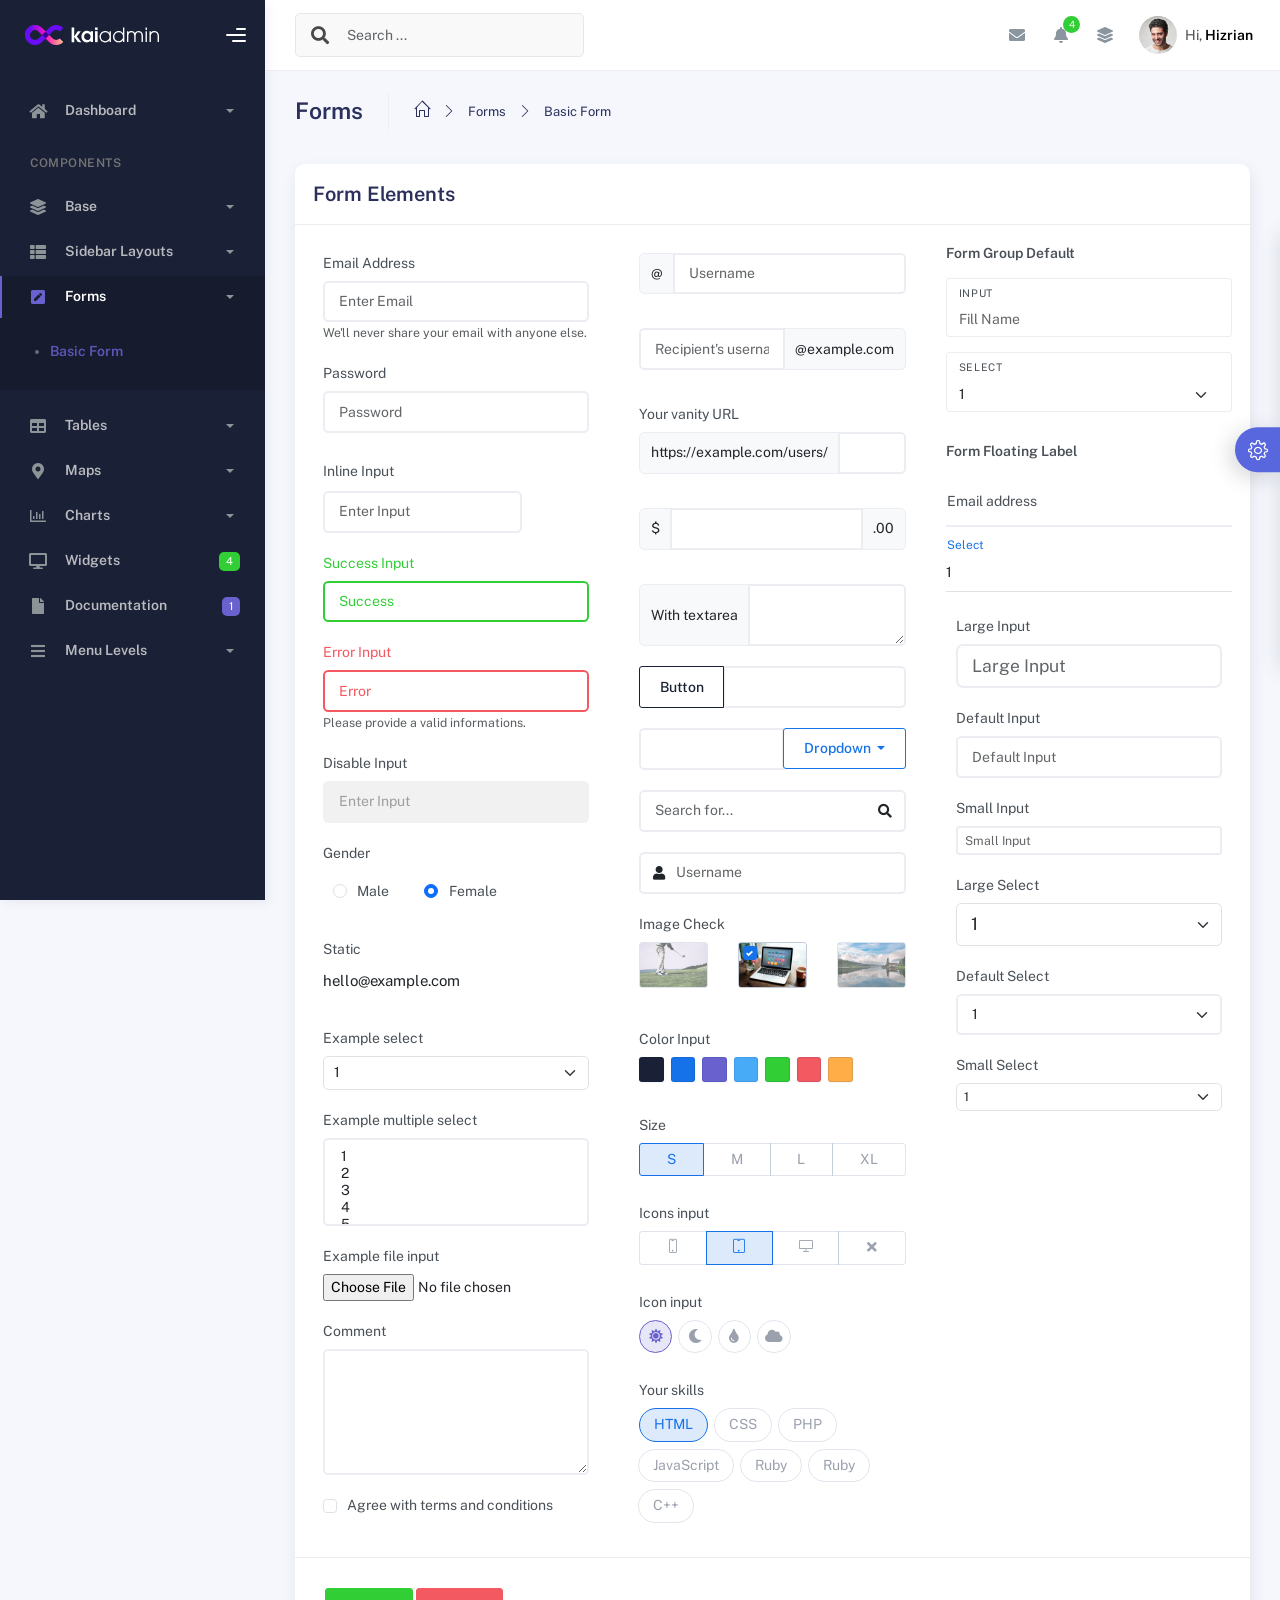
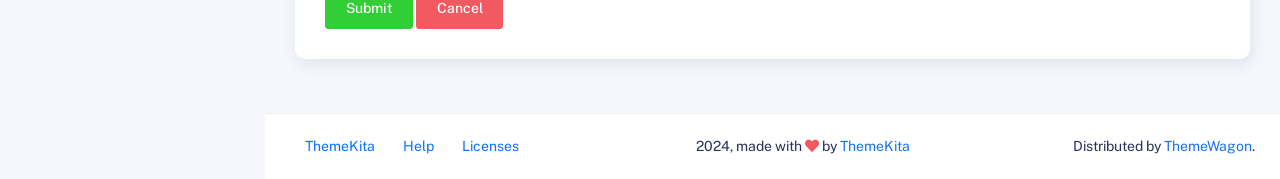
<file: login.html>
<!DOCTYPE html>
<html lang="en">
  <head>
    <meta http-equiv="X-UA-Compatible" content="IE=edge" />
    <title>Forms - Kaiadmin Bootstrap 5 Admin Dashboard</title>
    <meta
      content="width=device-width, initial-scale=1.0, shrink-to-fit=no"
      name="viewport"
    />
    <link
      rel="icon"
      href="../assets/img/kaiadmin/favicon.ico"
      type="image/x-icon"
    />

    <!-- Fonts and icons -->
    <script src="../assets/js/plugin/webfont/webfont.min.js"></script>
    <script>
      WebFont.load({
        google: { families: ["Public Sans:300,400,500,600,700"] },
        custom: {
          families: [
            "Font Awesome 5 Solid",
            "Font Awesome 5 Regular",
            "Font Awesome 5 Brands",
            "simple-line-icons",
          ],
          urls: ["../assets/css/fonts.min.css"],
        },
        active: function () {
          sessionStorage.fonts = true;
        },
      });
    </script>

    <!-- CSS Files -->
    <link rel="stylesheet" href="../assets/css/bootstrap.min.css" />
    <link rel="stylesheet" href="../assets/css/plugins.min.css" />
    <link rel="stylesheet" href="../assets/css/kaiadmin.min.css" />

    <!-- CSS Just for demo purpose, don't include it in your project -->
    <link rel="stylesheet" href="../assets/css/demo.css" />
  </head>
  <body>
    <div class="wrapper">
      <!-- Sidebar -->
      <div class="sidebar" data-background-color="dark">
        <div class="sidebar-logo">
          <!-- Logo Header -->
          <div class="logo-header" data-background-color="dark">
            <a href="../index.html" class="logo">
              <img
                src="../assets/img/kaiadmin/logo_light.svg"
                alt="navbar brand"
                class="navbar-brand"
                height="20"
              />
            </a>
            <div class="nav-toggle">
              <button class="btn btn-toggle toggle-sidebar">
                <i class="gg-menu-right"></i>
              </button>
              <button class="btn btn-toggle sidenav-toggler">
                <i class="gg-menu-left"></i>
              </button>
            </div>
            <button class="topbar-toggler more">
              <i class="gg-more-vertical-alt"></i>
            </button>
          </div>
          <!-- End Logo Header -->
        </div>
        <div class="sidebar-wrapper scrollbar scrollbar-inner">
          <div class="sidebar-content">
            <ul class="nav nav-secondary">
              <li class="nav-item">
                <a
                  data-bs-toggle="collapse"
                  href="#dashboard"
                  class="collapsed"
                  aria-expanded="false"
                >
                  <i class="fas fa-home"></i>
                  <p>Dashboard</p>
                  <span class="caret"></span>
                </a>
                <div class="collapse" id="dashboard">
                  <ul class="nav nav-collapse">
                    <li>
                      <a href="../../demo1/index.html">
                        <span class="sub-item">Dashboard 1</span>
                      </a>
                    </li>
                  </ul>
                </div>
              </li>
              <li class="nav-section">
                <span class="sidebar-mini-icon">
                  <i class="fa fa-ellipsis-h"></i>
                </span>
                <h4 class="text-section">Components</h4>
              </li>
              <li class="nav-item">
                <a data-bs-toggle="collapse" href="#base">
                  <i class="fas fa-layer-group"></i>
                  <p>Base</p>
                  <span class="caret"></span>
                </a>
                <div class="collapse" id="base">
                  <ul class="nav nav-collapse">
                    <li>
                      <a href="../components/avatars.html">
                        <span class="sub-item">Avatars</span>
                      </a>
                    </li>
                    <li>
                      <a href="../components/buttons.html">
                        <span class="sub-item">Buttons</span>
                      </a>
                    </li>
                    <li>
                      <a href="../components/gridsystem.html">
                        <span class="sub-item">Grid System</span>
                      </a>
                    </li>
                    <li>
                      <a href="../components/panels.html">
                        <span class="sub-item">Panels</span>
                      </a>
                    </li>
                    <li>
                      <a href="../components/notifications.html">
                        <span class="sub-item">Notifications</span>
                      </a>
                    </li>
                    <li>
                      <a href="../components/sweetalert.html">
                        <span class="sub-item">Sweet Alert</span>
                      </a>
                    </li>
                    <li>
                      <a href="../components/font-awesome-icons.html">
                        <span class="sub-item">Font Awesome Icons</span>
                      </a>
                    </li>
                    <li>
                      <a href="../components/simple-line-icons.html">
                        <span class="sub-item">Simple Line Icons</span>
                      </a>
                    </li>
                    <li>
                      <a href="../components/typography.html">
                        <span class="sub-item">Typography</span>
                      </a>
                    </li>
                  </ul>
                </div>
              </li>
              <li class="nav-item">
                <a data-bs-toggle="collapse" href="#sidebarLayouts">
                  <i class="fas fa-th-list"></i>
                  <p>Sidebar Layouts</p>
                  <span class="caret"></span>
                </a>
                <div class="collapse" id="sidebarLayouts">
                  <ul class="nav nav-collapse">
                    <li>
                      <a href="../sidebar-style-2.html">
                        <span class="sub-item">Sidebar Style 2</span>
                      </a>
                    </li>
                    <li>
                      <a href="../icon-menu.html">
                        <span class="sub-item">Icon Menu</span>
                      </a>
                    </li>
                  </ul>
                </div>
              </li>
              <li class="nav-item active submenu">
                <a data-bs-toggle="collapse" href="#forms">
                  <i class="fas fa-pen-square"></i>
                  <p>Forms</p>
                  <span class="caret"></span>
                </a>
                <div class="collapse show" id="forms">
                  <ul class="nav nav-collapse">
                    <li class="active">
                      <a href="../forms/forms.html">
                        <span class="sub-item">Basic Form</span>
                      </a>
                    </li>
                  </ul>
                </div>
              </li>
              <li class="nav-item">
                <a data-bs-toggle="collapse" href="#tables">
                  <i class="fas fa-table"></i>
                  <p>Tables</p>
                  <span class="caret"></span>
                </a>
                <div class="collapse" id="tables">
                  <ul class="nav nav-collapse">
                    <li>
                      <a href="../tables/tables.html">
                        <span class="sub-item">Basic Table</span>
                      </a>
                    </li>
                    <li>
                      <a href="../tables/datatables.html">
                        <span class="sub-item">Datatables</span>
                      </a>
                    </li>
                  </ul>
                </div>
              </li>
              <li class="nav-item">
                <a data-bs-toggle="collapse" href="#maps">
                  <i class="fas fa-map-marker-alt"></i>
                  <p>Maps</p>
                  <span class="caret"></span>
                </a>
                <div class="collapse" id="maps">
                  <ul class="nav nav-collapse">
                    <li>
                      <a href="../maps/googlemaps.html">
                        <span class="sub-item">Google Maps</span>
                      </a>
                    </li>
                    <li>
                      <a href="../maps/jsvectormap.html">
                        <span class="sub-item">Jsvectormap</span>
                      </a>
                    </li>
                  </ul>
                </div>
              </li>
              <li class="nav-item">
                <a data-bs-toggle="collapse" href="#charts">
                  <i class="far fa-chart-bar"></i>
                  <p>Charts</p>
                  <span class="caret"></span>
                </a>
                <div class="collapse" id="charts">
                  <ul class="nav nav-collapse">
                    <li>
                      <a href="../charts/charts.html">
                        <span class="sub-item">Chart Js</span>
                      </a>
                    </li>
                    <li>
                      <a href="../charts/sparkline.html">
                        <span class="sub-item">Sparkline</span>
                      </a>
                    </li>
                  </ul>
                </div>
              </li>
              <li class="nav-item">
                <a href="../widgets.html">
                  <i class="fas fa-desktop"></i>
                  <p>Widgets</p>
                  <span class="badge badge-success">4</span>
                </a>
              </li>
              <li class="nav-item">
                <a href="../../../documentation/index.html">
                  <i class="fas fa-file"></i>
                  <p>Documentation</p>
                  <span class="badge badge-secondary">1</span>
                </a>
              </li>
              <li class="nav-item">
                <a data-bs-toggle="collapse" href="#submenu">
                  <i class="fas fa-bars"></i>
                  <p>Menu Levels</p>
                  <span class="caret"></span>
                </a>
                <div class="collapse" id="submenu">
                  <ul class="nav nav-collapse">
                    <li>
                      <a data-bs-toggle="collapse" href="#subnav1">
                        <span class="sub-item">Level 1</span>
                        <span class="caret"></span>
                      </a>
                      <div class="collapse" id="subnav1">
                        <ul class="nav nav-collapse subnav">
                          <li>
                            <a href="#">
                              <span class="sub-item">Level 2</span>
                            </a>
                          </li>
                          <li>
                            <a href="#">
                              <span class="sub-item">Level 2</span>
                            </a>
                          </li>
                        </ul>
                      </div>
                    </li>
                    <li>
                      <a data-bs-toggle="collapse" href="#subnav2">
                        <span class="sub-item">Level 1</span>
                        <span class="caret"></span>
                      </a>
                      <div class="collapse" id="subnav2">
                        <ul class="nav nav-collapse subnav">
                          <li>
                            <a href="#">
                              <span class="sub-item">Level 2</span>
                            </a>
                          </li>
                        </ul>
                      </div>
                    </li>
                    <li>
                      <a href="#">
                        <span class="sub-item">Level 1</span>
                      </a>
                    </li>
                  </ul>
                </div>
              </li>
            </ul>
          </div>
        </div>
      </div>
      <!-- End Sidebar -->

      <div class="main-panel">
        <div class="main-header">
          <div class="main-header-logo">
            <!-- Logo Header -->
            <div class="logo-header" data-background-color="dark">
              <a href="../index.html" class="logo">
                <img
                  src="../assets/img/kaiadmin/logo_light.svg"
                  alt="navbar brand"
                  class="navbar-brand"
                />
              </a>
              <div class="nav-toggle">
                <button class="btn btn-toggle toggle-sidebar">
                  <i class="gg-menu-right"></i>
                </button>
                <button class="btn btn-toggle sidenav-toggler">
                  <i class="gg-menu-left"></i>
                </button>
              </div>
              <button class="topbar-toggler more">
                <i class="gg-more-vertical-alt"></i>
              </button>
            </div>
            <!-- End Logo Header -->
          </div>
          <!-- Navbar Header -->
          <nav
            class="navbar navbar-header navbar-header-transparent navbar-expand-lg border-bottom"
          >
            <div class="container-fluid">
              <nav
                class="navbar navbar-header-left navbar-expand-lg navbar-form nav-search p-0 d-none d-lg-flex"
              >
                <div class="input-group">
                  <div class="input-group-prepend">
                    <button type="submit" class="btn btn-search pe-1">
                      <i class="fa fa-search search-icon"></i>
                    </button>
                  </div>
                  <input
                    type="text"
                    placeholder="Search ..."
                    class="form-control"
                  />
                </div>
              </nav>

              <ul class="navbar-nav topbar-nav ms-md-auto align-items-center">
                <li
                  class="nav-item topbar-icon dropdown hidden-caret d-flex d-lg-none"
                >
                  <a
                    class="nav-link dropdown-toggle"
                    data-bs-toggle="dropdown"
                    href="#"
                    role="button"
                    aria-expanded="false"
                    aria-haspopup="true"
                  >
                    <i class="fa fa-search"></i>
                  </a>
                  <ul class="dropdown-menu dropdown-search animated fadeIn">
                    <form class="navbar-left navbar-form nav-search">
                      <div class="input-group">
                        <input
                          type="text"
                          placeholder="Search ..."
                          class="form-control"
                        />
                      </div>
                    </form>
                  </ul>
                </li>
                <li class="nav-item topbar-icon dropdown hidden-caret">
                  <a
                    class="nav-link dropdown-toggle"
                    href="#"
                    id="messageDropdown"
                    role="button"
                    data-bs-toggle="dropdown"
                    aria-haspopup="true"
                    aria-expanded="false"
                  >
                    <i class="fa fa-envelope"></i>
                  </a>
                  <ul
                    class="dropdown-menu messages-notif-box animated fadeIn"
                    aria-labelledby="messageDropdown"
                  >
                    <li>
                      <div
                        class="dropdown-title d-flex justify-content-between align-items-center"
                      >
                        Messages
                        <a href="#" class="small">Mark all as read</a>
                      </div>
                    </li>
                    <li>
                      <div class="message-notif-scroll scrollbar-outer">
                        <div class="notif-center">
                          <a href="#">
                            <div class="notif-img">
                              <img
                                src="../assets/img/jm_denis.jpg"
                                alt="Img Profile"
                              />
                            </div>
                            <div class="notif-content">
                              <span class="subject">Jimmy Denis</span>
                              <span class="block"> How are you ? </span>
                              <span class="time">5 minutes ago</span>
                            </div>
                          </a>
                          <a href="#">
                            <div class="notif-img">
                              <img
                                src="../assets/img/chadengle.jpg"
                                alt="Img Profile"
                              />
                            </div>
                            <div class="notif-content">
                              <span class="subject">Chad</span>
                              <span class="block"> Ok, Thanks ! </span>
                              <span class="time">12 minutes ago</span>
                            </div>
                          </a>
                          <a href="#">
                            <div class="notif-img">
                              <img
                                src="../assets/img/mlane.jpg"
                                alt="Img Profile"
                              />
                            </div>
                            <div class="notif-content">
                              <span class="subject">Jhon Doe</span>
                              <span class="block">
                                Ready for the meeting today...
                              </span>
                              <span class="time">12 minutes ago</span>
                            </div>
                          </a>
                          <a href="#">
                            <div class="notif-img">
                              <img
                                src="../assets/img/talha.jpg"
                                alt="Img Profile"
                              />
                            </div>
                            <div class="notif-content">
                              <span class="subject">Talha</span>
                              <span class="block"> Hi, Apa Kabar ? </span>
                              <span class="time">17 minutes ago</span>
                            </div>
                          </a>
                        </div>
                      </div>
                    </li>
                    <li>
                      <a class="see-all" href="javascript:void(0);"
                        >See all messages<i class="fa fa-angle-right"></i>
                      </a>
                    </li>
                  </ul>
                </li>
                <li class="nav-item topbar-icon dropdown hidden-caret">
                  <a
                    class="nav-link dropdown-toggle"
                    href="#"
                    id="notifDropdown"
                    role="button"
                    data-bs-toggle="dropdown"
                    aria-haspopup="true"
                    aria-expanded="false"
                  >
                    <i class="fa fa-bell"></i>
                    <span class="notification">4</span>
                  </a>
                  <ul
                    class="dropdown-menu notif-box animated fadeIn"
                    aria-labelledby="notifDropdown"
                  >
                    <li>
                      <div class="dropdown-title">
                        You have 4 new notification
                      </div>
                    </li>
                    <li>
                      <div class="notif-scroll scrollbar-outer">
                        <div class="notif-center">
                          <a href="#">
                            <div class="notif-icon notif-primary">
                              <i class="fa fa-user-plus"></i>
                            </div>
                            <div class="notif-content">
                              <span class="block"> New user registered </span>
                              <span class="time">5 minutes ago</span>
                            </div>
                          </a>
                          <a href="#">
                            <div class="notif-icon notif-success">
                              <i class="fa fa-comment"></i>
                            </div>
                            <div class="notif-content">
                              <span class="block">
                                Rahmad commented on Admin
                              </span>
                              <span class="time">12 minutes ago</span>
                            </div>
                          </a>
                          <a href="#">
                            <div class="notif-img">
                              <img
                                src="../assets/img/profile2.jpg"
                                alt="Img Profile"
                              />
                            </div>
                            <div class="notif-content">
                              <span class="block">
                                Reza send messages to you
                              </span>
                              <span class="time">12 minutes ago</span>
                            </div>
                          </a>
                          <a href="#">
                            <div class="notif-icon notif-danger">
                              <i class="fa fa-heart"></i>
                            </div>
                            <div class="notif-content">
                              <span class="block"> Farrah liked Admin </span>
                              <span class="time">17 minutes ago</span>
                            </div>
                          </a>
                        </div>
                      </div>
                    </li>
                    <li>
                      <a class="see-all" href="javascript:void(0);"
                        >See all notifications<i class="fa fa-angle-right"></i>
                      </a>
                    </li>
                  </ul>
                </li>
                <li class="nav-item topbar-icon dropdown hidden-caret">
                  <a
                    class="nav-link"
                    data-bs-toggle="dropdown"
                    href="#"
                    aria-expanded="false"
                  >
                    <i class="fas fa-layer-group"></i>
                  </a>
                  <div class="dropdown-menu quick-actions animated fadeIn">
                    <div class="quick-actions-header">
                      <span class="title mb-1">Quick Actions</span>
                      <span class="subtitle op-7">Shortcuts</span>
                    </div>
                    <div class="quick-actions-scroll scrollbar-outer">
                      <div class="quick-actions-items">
                        <div class="row m-0">
                          <a class="col-6 col-md-4 p-0" href="#">
                            <div class="quick-actions-item">
                              <div class="avatar-item bg-danger rounded-circle">
                                <i class="far fa-calendar-alt"></i>
                              </div>
                              <span class="text">Calendar</span>
                            </div>
                          </a>
                          <a class="col-6 col-md-4 p-0" href="#">
                            <div class="quick-actions-item">
                              <div
                                class="avatar-item bg-warning rounded-circle"
                              >
                                <i class="fas fa-map"></i>
                              </div>
                              <span class="text">Maps</span>
                            </div>
                          </a>
                          <a class="col-6 col-md-4 p-0" href="#">
                            <div class="quick-actions-item">
                              <div class="avatar-item bg-info rounded-circle">
                                <i class="fas fa-file-excel"></i>
                              </div>
                              <span class="text">Reports</span>
                            </div>
                          </a>
                          <a class="col-6 col-md-4 p-0" href="#">
                            <div class="quick-actions-item">
                              <div
                                class="avatar-item bg-success rounded-circle"
                              >
                                <i class="fas fa-envelope"></i>
                              </div>
                              <span class="text">Emails</span>
                            </div>
                          </a>
                          <a class="col-6 col-md-4 p-0" href="#">
                            <div class="quick-actions-item">
                              <div
                                class="avatar-item bg-primary rounded-circle"
                              >
                                <i class="fas fa-file-invoice-dollar"></i>
                              </div>
                              <span class="text">Invoice</span>
                            </div>
                          </a>
                          <a class="col-6 col-md-4 p-0" href="#">
                            <div class="quick-actions-item">
                              <div
                                class="avatar-item bg-secondary rounded-circle"
                              >
                                <i class="fas fa-credit-card"></i>
                              </div>
                              <span class="text">Payments</span>
                            </div>
                          </a>
                        </div>
                      </div>
                    </div>
                  </div>
                </li>

                <li class="nav-item topbar-user dropdown hidden-caret">
                  <a
                    class="dropdown-toggle profile-pic"
                    data-bs-toggle="dropdown"
                    href="#"
                    aria-expanded="false"
                  >
                    <div class="avatar-sm">
                      <img
                        src="../assets/img/profile.jpg"
                        alt="..."
                        class="avatar-img rounded-circle"
                      />
                    </div>
                    <span class="profile-username">
                      <span class="op-7">Hi,</span>
                      <span class="fw-bold">Hizrian</span>
                    </span>
                  </a>
                  <ul class="dropdown-menu dropdown-user animated fadeIn">
                    <div class="dropdown-user-scroll scrollbar-outer">
                      <li>
                        <div class="user-box">
                          <div class="avatar-lg">
                            <img
                              src="../assets/img/profile.jpg"
                              alt="image profile"
                              class="avatar-img rounded"
                            />
                          </div>
                          <div class="u-text">
                            <h4>Hizrian</h4>
                            <p class="text-muted">hello@example.com</p>
                            <a
                              href="profile.html"
                              class="btn btn-xs btn-secondary btn-sm"
                              >View Profile</a
                            >
                          </div>
                        </div>
                      </li>
                      <li>
                        <div class="dropdown-divider"></div>
                        <a class="dropdown-item" href="#">My Profile</a>
                        <a class="dropdown-item" href="#">My Balance</a>
                        <a class="dropdown-item" href="#">Inbox</a>
                        <div class="dropdown-divider"></div>
                        <a class="dropdown-item" href="#">Account Setting</a>
                        <div class="dropdown-divider"></div>
                        <a class="dropdown-item" href="#">Logout</a>
                      </li>
                    </div>
                  </ul>
                </li>
              </ul>
            </div>
          </nav>
          <!-- End Navbar -->
        </div>

        <div class="container">
          <div class="page-inner">
            <div class="page-header">
              <h3 class="fw-bold mb-3">Forms</h3>
              <ul class="breadcrumbs mb-3">
                <li class="nav-home">
                  <a href="#">
                    <i class="icon-home"></i>
                  </a>
                </li>
                <li class="separator">
                  <i class="icon-arrow-right"></i>
                </li>
                <li class="nav-item">
                  <a href="#">Forms</a>
                </li>
                <li class="separator">
                  <i class="icon-arrow-right"></i>
                </li>
                <li class="nav-item">
                  <a href="#">Basic Form</a>
                </li>
              </ul>
            </div>
            <div class="row">
              <div class="col-md-12">
                <div class="card">
                  <div class="card-header">
                    <div class="card-title">Form Elements</div>
                  </div>
                  <div class="card-body">
                    <div class="row">
                      <div class="col-md-6 col-lg-4">
                        <div class="form-group">
                          <label for="email2">Email Address</label>
                          <input
                            type="email"
                            class="form-control"
                            id="email2"
                            placeholder="Enter Email"
                          />
                          <small id="emailHelp2" class="form-text text-muted"
                            >We'll never share your email with anyone
                            else.</small
                          >
                        </div>
                        <div class="form-group">
                          <label for="password">Password</label>
                          <input
                            type="password"
                            class="form-control"
                            id="password"
                            placeholder="Password"
                          />
                        </div>
                        <div class="form-group form-inline">
                          <label
                            for="inlineinput"
                            class="col-md-3 col-form-label"
                            >Inline Input</label
                          >
                          <div class="col-md-9 p-0">
                            <input
                              type="text"
                              class="form-control input-full"
                              id="inlineinput"
                              placeholder="Enter Input"
                            />
                          </div>
                        </div>
                        <div class="form-group has-success">
                          <label for="successInput">Success Input</label>
                          <input
                            type="text"
                            id="successInput"
                            value="Success"
                            class="form-control"
                          />
                        </div>
                        <div class="form-group has-error has-feedback">
                          <label for="errorInput">Error Input</label>
                          <input
                            type="text"
                            id="errorInput"
                            value="Error"
                            class="form-control"
                          />
                          <small id="emailHelp" class="form-text text-muted"
                            >Please provide a valid informations.</small
                          >
                        </div>
                        <div class="form-group">
                          <label for="disableinput">Disable Input</label>
                          <input
                            type="text"
                            class="form-control"
                            id="disableinput"
                            placeholder="Enter Input"
                            disabled
                          />
                        </div>
                        <div class="form-group">
                          <label>Gender</label><br />
                          <div class="d-flex">
                            <div class="form-check">
                              <input
                                class="form-check-input"
                                type="radio"
                                name="flexRadioDefault"
                                id="flexRadioDefault1"
                              />
                              <label
                                class="form-check-label"
                                for="flexRadioDefault1"
                              >
                                Male
                              </label>
                            </div>
                            <div class="form-check">
                              <input
                                class="form-check-input"
                                type="radio"
                                name="flexRadioDefault"
                                id="flexRadioDefault2"
                                checked
                              />
                              <label
                                class="form-check-label"
                                for="flexRadioDefault2"
                              >
                                Female
                              </label>
                            </div>
                          </div>
                        </div>
                        <div class="form-group">
                          <label class="control-label"> Static </label>
                          <p class="form-control-static">hello@example.com</p>
                        </div>
                        <div class="form-group">
                          <label for="exampleFormControlSelect1"
                            >Example select</label
                          >
                          <select
                            class="form-select"
                            id="exampleFormControlSelect1"
                          >
                            <option>1</option>
                            <option>2</option>
                            <option>3</option>
                            <option>4</option>
                            <option>5</option>
                          </select>
                        </div>
                        <div class="form-group">
                          <label for="exampleFormControlSelect2"
                            >Example multiple select</label
                          >
                          <select
                            multiple
                            class="form-control"
                            id="exampleFormControlSelect2"
                          >
                            <option>1</option>
                            <option>2</option>
                            <option>3</option>
                            <option>4</option>
                            <option>5</option>
                          </select>
                        </div>
                        <div class="form-group">
                          <label for="exampleFormControlFile1"
                            >Example file input</label
                          >
                          <input
                            type="file"
                            class="form-control-file"
                            id="exampleFormControlFile1"
                          />
                        </div>
                        <div class="form-group">
                          <label for="comment">Comment</label>
                          <textarea class="form-control" id="comment" rows="5">
                          </textarea>
                        </div>
                        <div class="form-check">
                          <input
                            class="form-check-input"
                            type="checkbox"
                            value=""
                            id="flexCheckDefault"
                          />
                          <label
                            class="form-check-label"
                            for="flexCheckDefault"
                          >
                            Agree with terms and conditions
                          </label>
                        </div>
                      </div>
                      <div class="col-md-6 col-lg-4">
                        <div class="form-group">
                          <div class="input-group mb-3">
                            <span class="input-group-text" id="basic-addon1"
                              >@</span
                            >
                            <input
                              type="text"
                              class="form-control"
                              placeholder="Username"
                              aria-label="Username"
                              aria-describedby="basic-addon1"
                            />
                          </div>
                        </div>
                        <div class="form-group">
                          <div class="input-group mb-3">
                            <input
                              type="text"
                              class="form-control"
                              placeholder="Recipient's username"
                              aria-label="Recipient's username"
                              aria-describedby="basic-addon2"
                            />
                            <span class="input-group-text" id="basic-addon2"
                              >@example.com</span
                            >
                          </div>
                        </div>
                        <div class="form-group">
                          <label for="basic-url">Your vanity URL</label>
                          <div class="input-group mb-3">
                            <span class="input-group-text" id="basic-addon3"
                              >https://example.com/users/</span
                            >
                            <input
                              type="text"
                              class="form-control"
                              id="basic-url"
                              aria-describedby="basic-addon3"
                            />
                          </div>
                        </div>
                        <div class="form-group">
                          <div class="input-group mb-3">
                            <span class="input-group-text">$</span>
                            <input
                              type="text"
                              class="form-control"
                              aria-label="Amount (to the nearest dollar)"
                            />
                            <span class="input-group-text">.00</span>
                          </div>
                        </div>
                        <div class="form-group">
                          <div class="input-group">
                            <span class="input-group-text">With textarea</span>
                            <textarea
                              class="form-control"
                              aria-label="With textarea"
                            ></textarea>
                          </div>
                        </div>
                        <div class="form-group">
                          <div class="input-group">
                            <button
                              class="btn btn-black btn-border"
                              type="button"
                            >
                              Button
                            </button>
                            <input
                              type="text"
                              class="form-control"
                              placeholder=""
                              aria-label=""
                              aria-describedby="basic-addon1"
                            />
                          </div>
                        </div>
                        <div class="form-group">
                          <div class="input-group">
                            <input
                              type="text"
                              class="form-control"
                              aria-label="Text input with dropdown button"
                            />
                            <div class="input-group-append">
                              <button
                                class="btn btn-primary btn-border dropdown-toggle"
                                type="button"
                                data-bs-toggle="dropdown"
                                aria-haspopup="true"
                                aria-expanded="false"
                              >
                                Dropdown
                              </button>
                              <div class="dropdown-menu">
                                <a class="dropdown-item" href="#">Action</a>
                                <a class="dropdown-item" href="#"
                                  >Another action</a
                                >
                                <a class="dropdown-item" href="#"
                                  >Something else here</a
                                >
                                <div
                                  role="separator"
                                  class="dropdown-divider"
                                ></div>
                                <a class="dropdown-item" href="#"
                                  >Separated link</a
                                >
                              </div>
                            </div>
                          </div>
                        </div>
                        <div class="form-group">
                          <div class="input-icon">
                            <input
                              type="text"
                              class="form-control"
                              placeholder="Search for..."
                            />
                            <span class="input-icon-addon">
                              <i class="fa fa-search"></i>
                            </span>
                          </div>
                        </div>
                        <div class="form-group">
                          <div class="input-icon">
                            <span class="input-icon-addon">
                              <i class="fa fa-user"></i>
                            </span>
                            <input
                              type="text"
                              class="form-control"
                              placeholder="Username"
                            />
                          </div>
                        </div>
                        <div class="form-group">
                          <label class="form-label">Image Check</label>
                          <div class="row">
                            <div class="col-6 col-sm-4">
                              <label class="imagecheck mb-4">
                                <input
                                  name="imagecheck"
                                  type="checkbox"
                                  value="1"
                                  class="imagecheck-input"
                                />
                                <figure class="imagecheck-figure">
                                  <img
                                    src="../assets/img/examples/product1.jpg"
                                    alt="title"
                                    class="imagecheck-image"
                                  />
                                </figure>
                              </label>
                            </div>
                            <div class="col-6 col-sm-4">
                              <label class="imagecheck mb-4">
                                <input
                                  name="imagecheck"
                                  type="checkbox"
                                  value="2"
                                  class="imagecheck-input"
                                  checked=""
                                />
                                <figure class="imagecheck-figure">
                                  <img
                                    src="../assets/img/examples/product4.jpg"
                                    alt="title"
                                    class="imagecheck-image"
                                  />
                                </figure>
                              </label>
                            </div>
                            <div class="col-6 col-sm-4">
                              <label class="imagecheck mb-4">
                                <input
                                  name="imagecheck"
                                  type="checkbox"
                                  value="3"
                                  class="imagecheck-input"
                                />
                                <figure class="imagecheck-figure">
                                  <img
                                    src="../assets/img/examples/product3.jpg"
                                    alt="title"
                                    class="imagecheck-image"
                                  />
                                </figure>
                              </label>
                            </div>
                          </div>
                        </div>
                        <div class="form-group">
                          <label class="form-label">Color Input</label>
                          <div class="row gutters-xs">
                            <div class="col-auto">
                              <label class="colorinput">
                                <input
                                  name="color"
                                  type="checkbox"
                                  value="dark"
                                  class="colorinput-input"
                                />
                                <span class="colorinput-color bg-black"></span>
                              </label>
                            </div>
                            <div class="col-auto">
                              <label class="colorinput">
                                <input
                                  name="color"
                                  type="checkbox"
                                  value="primary"
                                  class="colorinput-input"
                                />
                                <span
                                  class="colorinput-color bg-primary"
                                ></span>
                              </label>
                            </div>
                            <div class="col-auto">
                              <label class="colorinput">
                                <input
                                  name="color"
                                  type="checkbox"
                                  value="secondary"
                                  class="colorinput-input"
                                />
                                <span
                                  class="colorinput-color bg-secondary"
                                ></span>
                              </label>
                            </div>
                            <div class="col-auto">
                              <label class="colorinput">
                                <input
                                  name="color"
                                  type="checkbox"
                                  value="info"
                                  class="colorinput-input"
                                />
                                <span class="colorinput-color bg-info"></span>
                              </label>
                            </div>
                            <div class="col-auto">
                              <label class="colorinput">
                                <input
                                  name="color"
                                  type="checkbox"
                                  value="success"
                                  class="colorinput-input"
                                />
                                <span
                                  class="colorinput-color bg-success"
                                ></span>
                              </label>
                            </div>
                            <div class="col-auto">
                              <label class="colorinput">
                                <input
                                  name="color"
                                  type="checkbox"
                                  value="danger"
                                  class="colorinput-input"
                                />
                                <span class="colorinput-color bg-danger"></span>
                              </label>
                            </div>
                            <div class="col-auto">
                              <label class="colorinput">
                                <input
                                  name="color"
                                  type="checkbox"
                                  value="warning"
                                  class="colorinput-input"
                                />
                                <span
                                  class="colorinput-color bg-warning"
                                ></span>
                              </label>
                            </div>
                          </div>
                        </div>
                        <div class="form-group">
                          <label class="form-label">Size</label>
                          <div class="selectgroup w-100">
                            <label class="selectgroup-item">
                              <input
                                type="radio"
                                name="value"
                                value="50"
                                class="selectgroup-input"
                                checked=""
                              />
                              <span class="selectgroup-button">S</span>
                            </label>
                            <label class="selectgroup-item">
                              <input
                                type="radio"
                                name="value"
                                value="100"
                                class="selectgroup-input"
                              />
                              <span class="selectgroup-button">M</span>
                            </label>
                            <label class="selectgroup-item">
                              <input
                                type="radio"
                                name="value"
                                value="150"
                                class="selectgroup-input"
                              />
                              <span class="selectgroup-button">L</span>
                            </label>
                            <label class="selectgroup-item">
                              <input
                                type="radio"
                                name="value"
                                value="200"
                                class="selectgroup-input"
                              />
                              <span class="selectgroup-button">XL</span>
                            </label>
                          </div>
                        </div>
                        <div class="form-group">
                          <label class="form-label">Icons input</label>
                          <div class="selectgroup w-100">
                            <label class="selectgroup-item">
                              <input
                                type="radio"
                                name="transportation"
                                value="2"
                                class="selectgroup-input"
                              />
                              <span
                                class="selectgroup-button selectgroup-button-icon"
                                ><i class="icon-screen-smartphone"></i
                              ></span>
                            </label>
                            <label class="selectgroup-item">
                              <input
                                type="radio"
                                name="transportation"
                                value="1"
                                class="selectgroup-input"
                                checked=""
                              />
                              <span
                                class="selectgroup-button selectgroup-button-icon"
                                ><i class="icon-screen-tablet"></i
                              ></span>
                            </label>
                            <label class="selectgroup-item">
                              <input
                                type="radio"
                                name="transportation"
                                value="6"
                                class="selectgroup-input"
                              />
                              <span
                                class="selectgroup-button selectgroup-button-icon"
                                ><i class="icon-screen-desktop"></i
                              ></span>
                            </label>
                            <label class="selectgroup-item">
                              <input
                                type="radio"
                                name="transportation"
                                value="6"
                                class="selectgroup-input"
                              />
                              <span
                                class="selectgroup-button selectgroup-button-icon"
                                ><i class="fa fa-times"></i
                              ></span>
                            </label>
                          </div>
                        </div>
                        <div class="form-group">
                          <label class="form-label d-block">Icon input</label>
                          <div
                            class="selectgroup selectgroup-secondary selectgroup-pills"
                          >
                            <label class="selectgroup-item">
                              <input
                                type="radio"
                                name="icon-input"
                                value="1"
                                class="selectgroup-input"
                                checked=""
                              />
                              <span
                                class="selectgroup-button selectgroup-button-icon"
                                ><i class="fa fa-sun"></i
                              ></span>
                            </label>
                            <label class="selectgroup-item">
                              <input
                                type="radio"
                                name="icon-input"
                                value="2"
                                class="selectgroup-input"
                              />
                              <span
                                class="selectgroup-button selectgroup-button-icon"
                                ><i class="fa fa-moon"></i
                              ></span>
                            </label>
                            <label class="selectgroup-item">
                              <input
                                type="radio"
                                name="icon-input"
                                value="3"
                                class="selectgroup-input"
                              />
                              <span
                                class="selectgroup-button selectgroup-button-icon"
                                ><i class="fa fa-tint"></i
                              ></span>
                            </label>
                            <label class="selectgroup-item">
                              <input
                                type="radio"
                                name="icon-input"
                                value="4"
                                class="selectgroup-input"
                              />
                              <span
                                class="selectgroup-button selectgroup-button-icon"
                                ><i class="fa fa-cloud"></i
                              ></span>
                            </label>
                          </div>
                        </div>
                        <div class="form-group">
                          <label class="form-label">Your skills</label>
                          <div class="selectgroup selectgroup-pills">
                            <label class="selectgroup-item">
                              <input
                                type="checkbox"
                                name="value"
                                value="HTML"
                                class="selectgroup-input"
                                checked=""
                              />
                              <span class="selectgroup-button">HTML</span>
                            </label>
                            <label class="selectgroup-item">
                              <input
                                type="checkbox"
                                name="value"
                                value="CSS"
                                class="selectgroup-input"
                              />
                              <span class="selectgroup-button">CSS</span>
                            </label>
                            <label class="selectgroup-item">
                              <input
                                type="checkbox"
                                name="value"
                                value="PHP"
                                class="selectgroup-input"
                              />
                              <span class="selectgroup-button">PHP</span>
                            </label>
                            <label class="selectgroup-item">
                              <input
                                type="checkbox"
                                name="value"
                                value="JavaScript"
                                class="selectgroup-input"
                              />
                              <span class="selectgroup-button">JavaScript</span>
                            </label>
                            <label class="selectgroup-item">
                              <input
                                type="checkbox"
                                name="value"
                                value="Ruby"
                                class="selectgroup-input"
                              />
                              <span class="selectgroup-button">Ruby</span>
                            </label>
                            <label class="selectgroup-item">
                              <input
                                type="checkbox"
                                name="value"
                                value="Ruby"
                                class="selectgroup-input"
                              />
                              <span class="selectgroup-button">Ruby</span>
                            </label>
                            <label class="selectgroup-item">
                              <input
                                type="checkbox"
                                name="value"
                                value="C++"
                                class="selectgroup-input"
                              />
                              <span class="selectgroup-button">C++</span>
                            </label>
                          </div>
                        </div>
                      </div>
                      <div class="col-md-6 col-lg-4">
                        <label class="mb-3"><b>Form Group Default</b></label>
                        <div class="form-group form-group-default">
                          <label>Input</label>
                          <input
                            id="Name"
                            type="text"
                            class="form-control"
                            placeholder="Fill Name"
                          />
                        </div>
                        <div class="form-group form-group-default">
                          <label>Select</label>
                          <select
                            class="form-select"
                            id="formGroupDefaultSelect"
                          >
                            <option>1</option>
                            <option>2</option>
                            <option>3</option>
                            <option>4</option>
                            <option>5</option>
                          </select>
                        </div>
                        <label class="mt-3 mb-3"
                          ><b>Form Floating Label</b></label
                        >
                        <div class="form-floating form-floating-custom mb-3">
                          <input
                            type="email"
                            class="form-control"
                            id="floatingInput"
                            placeholder="name@example.com"
                          />
                          <label for="floatingInput">Email address</label>
                        </div>
                        <div class="form-floating form-floating-custom mb-3">
                          <select
                            class="form-select"
                            id="selectFloatingLabel"
                            required
                          >
                            <option selected>1</option>
                            <option>2</option>
                            <option>3</option>
                            <option>4</option>
                            <option>5</option>
                          </select>
                          <label for="selectFloatingLabel">Select</label>
                        </div>

                        <div class="form-group">
                          <label for="largeInput">Large Input</label>
                          <input
                            type="text"
                            class="form-control form-control-lg"
                            id="largeInput"
                            placeholder="Large Input"
                          />
                        </div>
                        <div class="form-group">
                          <label for="largeInput">Default Input</label>
                          <input
                            type="text"
                            class="form-control form-control"
                            id="defaultInput"
                            placeholder="Default Input"
                          />
                        </div>
                        <div class="form-group">
                          <label for="smallInput">Small Input</label>
                          <input
                            type="text"
                            class="form-control form-control-sm"
                            id="smallInput"
                            placeholder="Small Input"
                          />
                        </div>
                        <div class="form-group">
                          <label for="largeSelect">Large Select</label>
                          <select
                            class="form-select form-control-lg"
                            id="largeSelect"
                          >
                            <option>1</option>
                            <option>2</option>
                            <option>3</option>
                            <option>4</option>
                            <option>5</option>
                          </select>
                        </div>
                        <div class="form-group">
                          <label for="defaultSelect">Default Select</label>
                          <select
                            class="form-select form-control"
                            id="defaultSelect"
                          >
                            <option>1</option>
                            <option>2</option>
                            <option>3</option>
                            <option>4</option>
                            <option>5</option>
                          </select>
                        </div>
                        <div class="form-group">
                          <label for="smallSelect">Small Select</label>
                          <select
                            class="form-select form-control-sm"
                            id="smallSelect"
                          >
                            <option>1</option>
                            <option>2</option>
                            <option>3</option>
                            <option>4</option>
                            <option>5</option>
                          </select>
                        </div>
                      </div>
                    </div>
                  </div>
                  <div class="card-action">
                    <button class="btn btn-success">Submit</button>
                    <button class="btn btn-danger">Cancel</button>
                  </div>
                </div>
              </div>
            </div>
          </div>
        </div>

        <footer class="footer">
          <div class="container-fluid d-flex justify-content-between">
            <nav class="pull-left">
              <ul class="nav">
                <li class="nav-item">
                  <a class="nav-link" href="http://www.themekita.com">
                    ThemeKita
                  </a>
                </li>
                <li class="nav-item">
                  <a class="nav-link" href="#"> Help </a>
                </li>
                <li class="nav-item">
                  <a class="nav-link" href="#"> Licenses </a>
                </li>
              </ul>
            </nav>
            <div class="copyright">
              2024, made with <i class="fa fa-heart heart text-danger"></i> by
              <a href="http://www.themekita.com">ThemeKita</a>
            </div>
            <div>
              Distributed by
              <a target="_blank" href="https://themewagon.com/">ThemeWagon</a>.
            </div>
          </div>
        </footer>
      </div>

      <!-- Custom template | don't include it in your project! -->
      <div class="custom-template">
        <div class="title">Settings</div>
        <div class="custom-content">
          <div class="switcher">
            <div class="switch-block">
              <h4>Logo Header</h4>
              <div class="btnSwitch">
                <button
                  type="button"
                  class="selected changeLogoHeaderColor"
                  data-color="dark"
                ></button>
                <button
                  type="button"
                  class="selected changeLogoHeaderColor"
                  data-color="blue"
                ></button>
                <button
                  type="button"
                  class="changeLogoHeaderColor"
                  data-color="purple"
                ></button>
                <button
                  type="button"
                  class="changeLogoHeaderColor"
                  data-color="light-blue"
                ></button>
                <button
                  type="button"
                  class="changeLogoHeaderColor"
                  data-color="green"
                ></button>
                <button
                  type="button"
                  class="changeLogoHeaderColor"
                  data-color="orange"
                ></button>
                <button
                  type="button"
                  class="changeLogoHeaderColor"
                  data-color="red"
                ></button>
                <button
                  type="button"
                  class="changeLogoHeaderColor"
                  data-color="white"
                ></button>
                <br />
                <button
                  type="button"
                  class="changeLogoHeaderColor"
                  data-color="dark2"
                ></button>
                <button
                  type="button"
                  class="changeLogoHeaderColor"
                  data-color="blue2"
                ></button>
                <button
                  type="button"
                  class="changeLogoHeaderColor"
                  data-color="purple2"
                ></button>
                <button
                  type="button"
                  class="changeLogoHeaderColor"
                  data-color="light-blue2"
                ></button>
                <button
                  type="button"
                  class="changeLogoHeaderColor"
                  data-color="green2"
                ></button>
                <button
                  type="button"
                  class="changeLogoHeaderColor"
                  data-color="orange2"
                ></button>
                <button
                  type="button"
                  class="changeLogoHeaderColor"
                  data-color="red2"
                ></button>
              </div>
            </div>
            <div class="switch-block">
              <h4>Navbar Header</h4>
              <div class="btnSwitch">
                <button
                  type="button"
                  class="changeTopBarColor"
                  data-color="dark"
                ></button>
                <button
                  type="button"
                  class="changeTopBarColor"
                  data-color="blue"
                ></button>
                <button
                  type="button"
                  class="changeTopBarColor"
                  data-color="purple"
                ></button>
                <button
                  type="button"
                  class="changeTopBarColor"
                  data-color="light-blue"
                ></button>
                <button
                  type="button"
                  class="changeTopBarColor"
                  data-color="green"
                ></button>
                <button
                  type="button"
                  class="changeTopBarColor"
                  data-color="orange"
                ></button>
                <button
                  type="button"
                  class="changeTopBarColor"
                  data-color="red"
                ></button>
                <button
                  type="button"
                  class="changeTopBarColor"
                  data-color="white"
                ></button>
                <br />
                <button
                  type="button"
                  class="changeTopBarColor"
                  data-color="dark2"
                ></button>
                <button
                  type="button"
                  class="selected changeTopBarColor"
                  data-color="blue2"
                ></button>
                <button
                  type="button"
                  class="changeTopBarColor"
                  data-color="purple2"
                ></button>
                <button
                  type="button"
                  class="changeTopBarColor"
                  data-color="light-blue2"
                ></button>
                <button
                  type="button"
                  class="changeTopBarColor"
                  data-color="green2"
                ></button>
                <button
                  type="button"
                  class="changeTopBarColor"
                  data-color="orange2"
                ></button>
                <button
                  type="button"
                  class="changeTopBarColor"
                  data-color="red2"
                ></button>
              </div>
            </div>
            <div class="switch-block">
              <h4>Sidebar</h4>
              <div class="btnSwitch">
                <button
                  type="button"
                  class="selected changeSideBarColor"
                  data-color="white"
                ></button>
                <button
                  type="button"
                  class="changeSideBarColor"
                  data-color="dark"
                ></button>
                <button
                  type="button"
                  class="changeSideBarColor"
                  data-color="dark2"
                ></button>
              </div>
            </div>
          </div>
        </div>
        <div class="custom-toggle">
          <i class="icon-settings"></i>
        </div>
      </div>
      <!-- End Custom template -->
    </div>
    <!--   Core JS Files   -->
    <script src="../assets/js/core/jquery-3.7.1.min.js"></script>
    <script src="../assets/js/core/popper.min.js"></script>
    <script src="../assets/js/core/bootstrap.min.js"></script>

    <!-- jQuery Scrollbar -->
    <script src="../assets/js/plugin/jquery-scrollbar/jquery.scrollbar.min.js"></script>

    <!-- Chart JS -->
    <script src="../assets/js/plugin/chart.js/chart.min.js"></script>

    <!-- jQuery Sparkline -->
    <script src="../assets/js/plugin/jquery.sparkline/jquery.sparkline.min.js"></script>

    <!-- Chart Circle -->
    <script src="../assets/js/plugin/chart-circle/circles.min.js"></script>

    <!-- Datatables -->
    <script src="../assets/js/plugin/datatables/datatables.min.js"></script>

    <!-- Bootstrap Notify -->
    <script src="../assets/js/plugin/bootstrap-notify/bootstrap-notify.min.js"></script>

    <!-- jQuery Vector Maps -->
    <script src="../assets/js/plugin/jsvectormap/jsvectormap.min.js"></script>
    <script src="../assets/js/plugin/jsvectormap/world.js"></script>

    <!-- Google Maps Plugin -->
    <script src="../assets/js/plugin/gmaps/gmaps.js"></script>

    <!-- Sweet Alert -->
    <script src="../assets/js/plugin/sweetalert/sweetalert.min.js"></script>

    <!-- Kaiadmin JS -->
    <script src="../assets/js/kaiadmin.min.js"></script>

    <!-- Kaiadmin DEMO methods, don't include it in your project! -->
    <script src="../assets/js/setting-demo2.js"></script>
  </body>
</html>
</file>
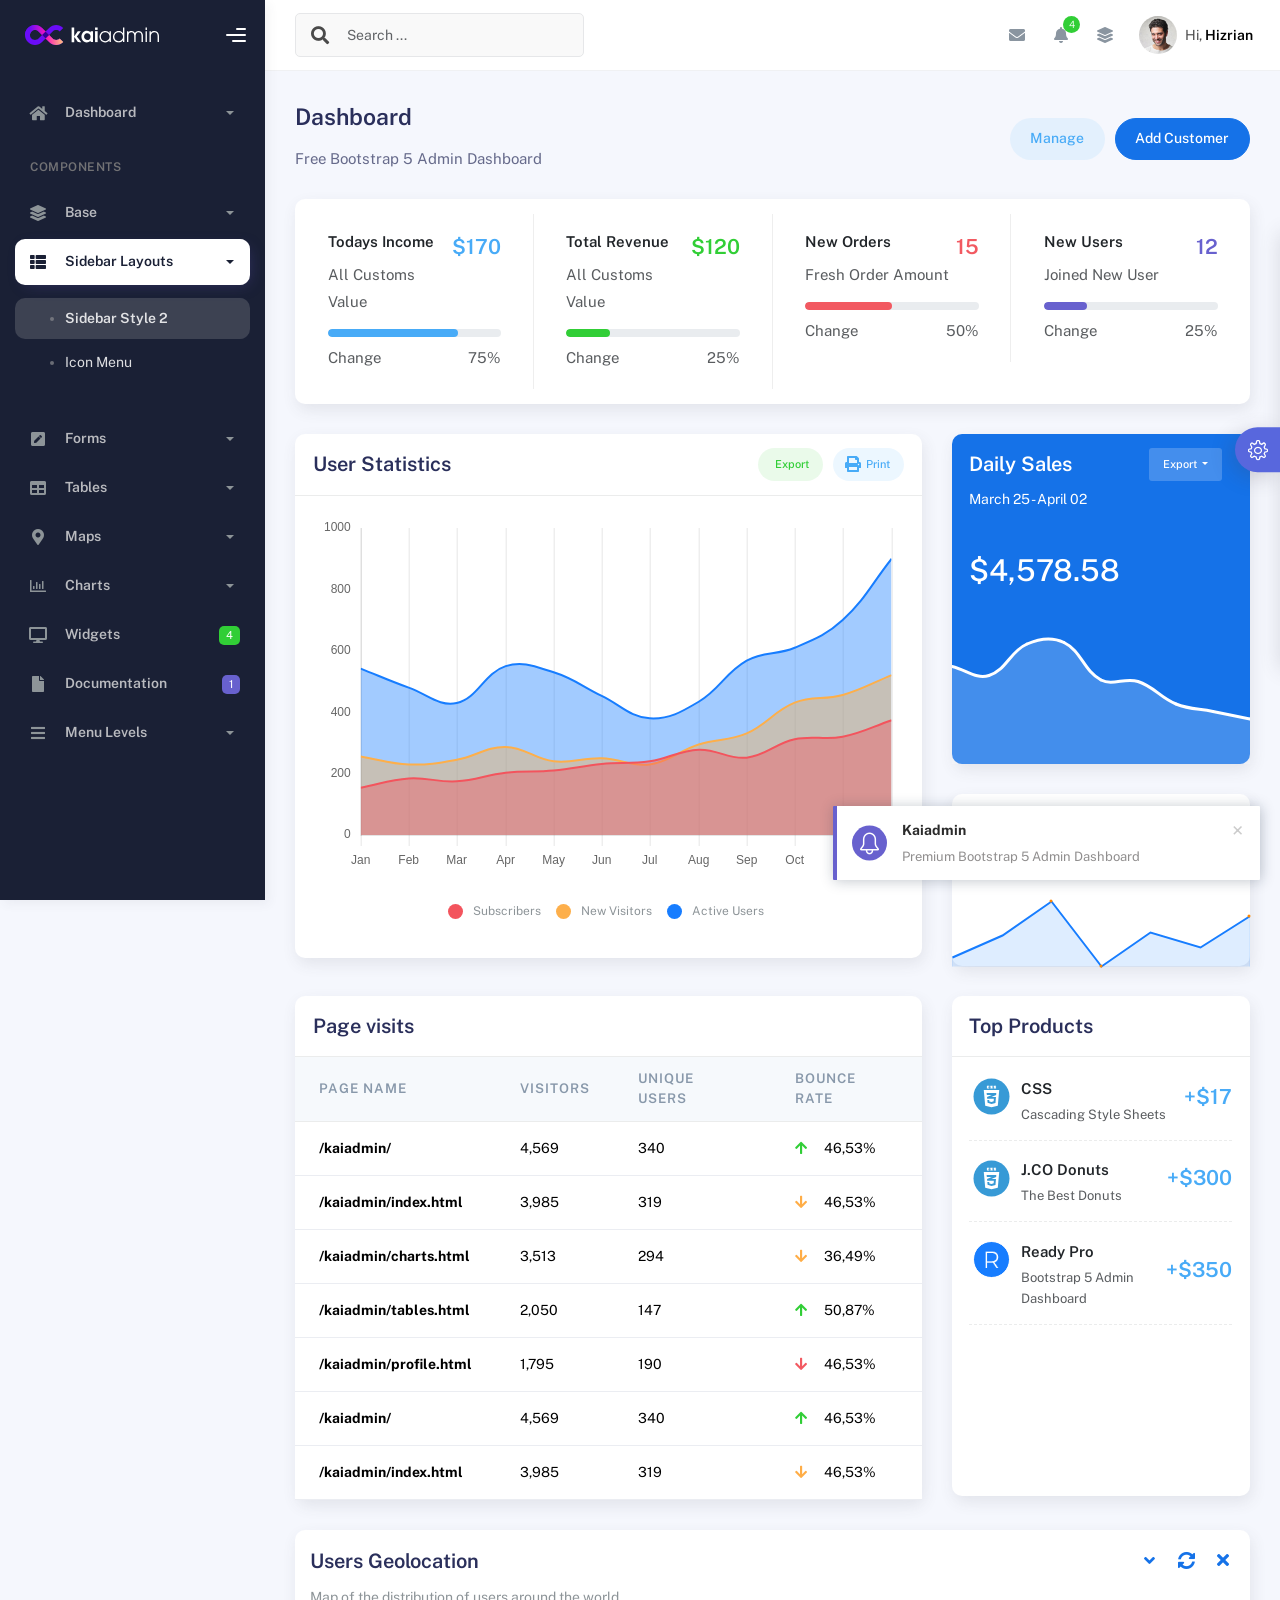
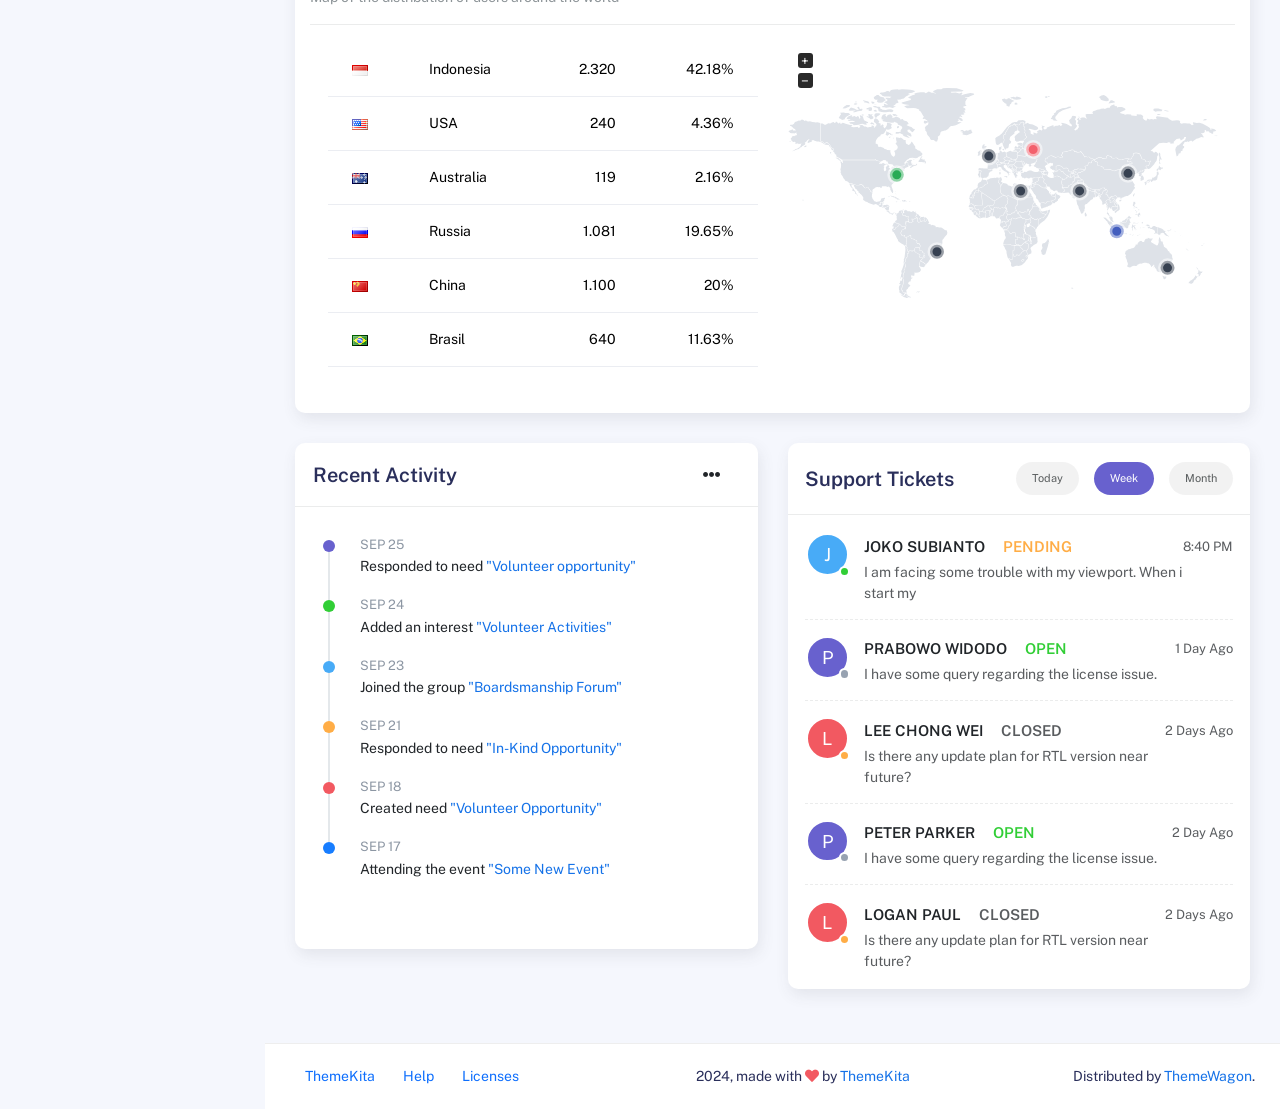
<file: sidebar-style-2.html>
<!DOCTYPE html>
<html lang="en">
  <head>
    <meta http-equiv="X-UA-Compatible" content="IE=edge" />
    <title>Kaiadmin - Bootstrap 5 Admin Dashboard</title>
    <meta
      content="width=device-width, initial-scale=1.0, shrink-to-fit=no"
      name="viewport"
    />
    <link
      rel="icon"
      href="assets/img/kaiadmin/favicon.ico"
      type="image/x-icon"
    />

    <!-- Fonts and icons -->
    <script src="assets/js/plugin/webfont/webfont.min.js"></script>
    <script>
      WebFont.load({
        google: { families: ["Public Sans:300,400,500,600,700"] },
        custom: {
          families: [
            "Font Awesome 5 Solid",
            "Font Awesome 5 Regular",
            "Font Awesome 5 Brands",
            "simple-line-icons",
          ],
          urls: ["assets/css/fonts.min.css"],
        },
        active: function () {
          sessionStorage.fonts = true;
        },
      });
    </script>

    <!-- CSS Files -->
    <link rel="stylesheet" href="assets/css/bootstrap.min.css" />
    <link rel="stylesheet" href="assets/css/plugins.min.css" />
    <link rel="stylesheet" href="assets/css/kaiadmin.min.css" />

    <!-- CSS Just for demo purpose, don't include it in your project -->
    <link rel="stylesheet" href="assets/css/demo.css" />
  </head>
  <body>
    <div class="wrapper">
      <!-- Sidebar -->
      <div class="sidebar sidebar-style-2" data-background-color="dark">
        <div class="sidebar-logo">
          <!-- Logo Header -->
          <div class="logo-header" data-background-color="dark">
            <a href="index.html" class="logo">
              <img
                src="assets/img/kaiadmin/logo_light.svg"
                alt="navbar brand"
                class="navbar-brand"
                height="20"
              />
            </a>
            <div class="nav-toggle">
              <button class="btn btn-toggle toggle-sidebar">
                <i class="gg-menu-right"></i>
              </button>
              <button class="btn btn-toggle sidenav-toggler">
                <i class="gg-menu-left"></i>
              </button>
            </div>
            <button class="topbar-toggler more">
              <i class="gg-more-vertical-alt"></i>
            </button>
          </div>
          <!-- End Logo Header -->
        </div>
        <div class="sidebar-wrapper scrollbar scrollbar-inner">
          <div class="sidebar-content">
            <ul class="nav nav-secondary">
              <li class="nav-item">
                <a
                  data-bs-toggle="collapse"
                  href="#dashboard"
                  class="collapsed"
                  aria-expanded="false"
                >
                  <i class="fas fa-home"></i>
                  <p>Dashboard</p>
                  <span class="caret"></span>
                </a>
                <div class="collapse" id="dashboard">
                  <ul class="nav nav-collapse">
                    <li>
                      <a href="../demo1/index.html">
                        <span class="sub-item">Dashboard 1</span>
                      </a>
                    </li>
                  </ul>
                </div>
              </li>
              <li class="nav-section">
                <span class="sidebar-mini-icon">
                  <i class="fa fa-ellipsis-h"></i>
                </span>
                <h4 class="text-section">Components</h4>
              </li>
              <li class="nav-item">
                <a data-bs-toggle="collapse" href="#base">
                  <i class="fas fa-layer-group"></i>
                  <p>Base</p>
                  <span class="caret"></span>
                </a>
                <div class="collapse" id="base">
                  <ul class="nav nav-collapse">
                    <li>
                      <a href="components/avatars.html">
                        <span class="sub-item">Avatars</span>
                      </a>
                    </li>
                    <li>
                      <a href="components/buttons.html">
                        <span class="sub-item">Buttons</span>
                      </a>
                    </li>
                    <li>
                      <a href="components/gridsystem.html">
                        <span class="sub-item">Grid System</span>
                      </a>
                    </li>
                    <li>
                      <a href="components/panels.html">
                        <span class="sub-item">Panels</span>
                      </a>
                    </li>
                    <li>
                      <a href="components/notifications.html">
                        <span class="sub-item">Notifications</span>
                      </a>
                    </li>
                    <li>
                      <a href="components/sweetalert.html">
                        <span class="sub-item">Sweet Alert</span>
                      </a>
                    </li>
                    <li>
                      <a href="components/font-awesome-icons.html">
                        <span class="sub-item">Font Awesome Icons</span>
                      </a>
                    </li>
                    <li>
                      <a href="components/simple-line-icons.html">
                        <span class="sub-item">Simple Line Icons</span>
                      </a>
                    </li>
                    <li>
                      <a href="components/typography.html">
                        <span class="sub-item">Typography</span>
                      </a>
                    </li>
                  </ul>
                </div>
              </li>
              <li class="nav-item active submenu">
                <a data-bs-toggle="collapse" href="#sidebarLayouts">
                  <i class="fas fa-th-list"></i>
                  <p>Sidebar Layouts</p>
                  <span class="caret"></span>
                </a>
                <div class="collapse show" id="sidebarLayouts">
                  <ul class="nav nav-collapse">
                    <li class="active">
                      <a href="sidebar-style-2.html">
                        <span class="sub-item">Sidebar Style 2</span>
                      </a>
                    </li>
                    <li>
                      <a href="icon-menu.html">
                        <span class="sub-item">Icon Menu</span>
                      </a>
                    </li>
                  </ul>
                </div>
              </li>
              <li class="nav-item">
                <a data-bs-toggle="collapse" href="#forms">
                  <i class="fas fa-pen-square"></i>
                  <p>Forms</p>
                  <span class="caret"></span>
                </a>
                <div class="collapse" id="forms">
                  <ul class="nav nav-collapse">
                    <li>
                      <a href="forms/forms.html">
                        <span class="sub-item">Basic Form</span>
                      </a>
                    </li>
                  </ul>
                </div>
              </li>
              <li class="nav-item">
                <a data-bs-toggle="collapse" href="#tables">
                  <i class="fas fa-table"></i>
                  <p>Tables</p>
                  <span class="caret"></span>
                </a>
                <div class="collapse" id="tables">
                  <ul class="nav nav-collapse">
                    <li>
                      <a href="tables/tables.html">
                        <span class="sub-item">Basic Table</span>
                      </a>
                    </li>
                    <li>
                      <a href="tables/datatables.html">
                        <span class="sub-item">Datatables</span>
                      </a>
                    </li>
                  </ul>
                </div>
              </li>
              <li class="nav-item">
                <a data-bs-toggle="collapse" href="#maps">
                  <i class="fas fa-map-marker-alt"></i>
                  <p>Maps</p>
                  <span class="caret"></span>
                </a>
                <div class="collapse" id="maps">
                  <ul class="nav nav-collapse">
                    <li>
                      <a href="maps/googlemaps.html">
                        <span class="sub-item">Google Maps</span>
                      </a>
                    </li>
                    <li>
                      <a href="maps/jsvectormap.html">
                        <span class="sub-item">Jsvectormap</span>
                      </a>
                    </li>
                  </ul>
                </div>
              </li>
              <li class="nav-item">
                <a data-bs-toggle="collapse" href="#charts">
                  <i class="far fa-chart-bar"></i>
                  <p>Charts</p>
                  <span class="caret"></span>
                </a>
                <div class="collapse" id="charts">
                  <ul class="nav nav-collapse">
                    <li>
                      <a href="charts/charts.html">
                        <span class="sub-item">Chart Js</span>
                      </a>
                    </li>
                    <li>
                      <a href="charts/sparkline.html">
                        <span class="sub-item">Sparkline</span>
                      </a>
                    </li>
                  </ul>
                </div>
              </li>
              <li class="nav-item">
                <a href="widgets.html">
                  <i class="fas fa-desktop"></i>
                  <p>Widgets</p>
                  <span class="badge badge-success">4</span>
                </a>
              </li>
              <li class="nav-item">
                <a href="../../documentation/index.html">
                  <i class="fas fa-file"></i>
                  <p>Documentation</p>
                  <span class="badge badge-secondary">1</span>
                </a>
              </li>
              <li class="nav-item">
                <a data-bs-toggle="collapse" href="#submenu">
                  <i class="fas fa-bars"></i>
                  <p>Menu Levels</p>
                  <span class="caret"></span>
                </a>
                <div class="collapse" id="submenu">
                  <ul class="nav nav-collapse">
                    <li>
                      <a data-bs-toggle="collapse" href="#subnav1">
                        <span class="sub-item">Level 1</span>
                        <span class="caret"></span>
                      </a>
                      <div class="collapse" id="subnav1">
                        <ul class="nav nav-collapse subnav">
                          <li>
                            <a href="#">
                              <span class="sub-item">Level 2</span>
                            </a>
                          </li>
                          <li>
                            <a href="#">
                              <span class="sub-item">Level 2</span>
                            </a>
                          </li>
                        </ul>
                      </div>
                    </li>
                    <li>
                      <a data-bs-toggle="collapse" href="#subnav2">
                        <span class="sub-item">Level 1</span>
                        <span class="caret"></span>
                      </a>
                      <div class="collapse" id="subnav2">
                        <ul class="nav nav-collapse subnav">
                          <li>
                            <a href="#">
                              <span class="sub-item">Level 2</span>
                            </a>
                          </li>
                        </ul>
                      </div>
                    </li>
                    <li>
                      <a href="#">
                        <span class="sub-item">Level 1</span>
                      </a>
                    </li>
                  </ul>
                </div>
              </li>
            </ul>
          </div>
        </div>
      </div>
      <!-- End Sidebar -->

      <div class="main-panel">
        <div class="main-header">
          <div class="main-header-logo">
            <!-- Logo Header -->
            <div class="logo-header" data-background-color="dark">
              <a href="index.html" class="logo">
                <img
                  src="assets/img/kaiadmin/logo_light.svg"
                  alt="navbar brand"
                  class="navbar-brand"
                  height="20"
                />
              </a>
              <div class="nav-toggle">
                <button class="btn btn-toggle toggle-sidebar">
                  <i class="gg-menu-right"></i>
                </button>
                <button class="btn btn-toggle sidenav-toggler">
                  <i class="gg-menu-left"></i>
                </button>
              </div>
              <button class="topbar-toggler more">
                <i class="gg-more-vertical-alt"></i>
              </button>
            </div>
            <!-- End Logo Header -->
          </div>
          <!-- Navbar Header -->
          <nav
            class="navbar navbar-header navbar-header-transparent navbar-expand-lg border-bottom"
          >
            <div class="container-fluid">
              <nav
                class="navbar navbar-header-left navbar-expand-lg navbar-form nav-search p-0 d-none d-lg-flex"
              >
                <div class="input-group">
                  <div class="input-group-prepend">
                    <button type="submit" class="btn btn-search pe-1">
                      <i class="fa fa-search search-icon"></i>
                    </button>
                  </div>
                  <input
                    type="text"
                    placeholder="Search ..."
                    class="form-control"
                  />
                </div>
              </nav>

              <ul class="navbar-nav topbar-nav ms-md-auto align-items-center">
                <li
                  class="nav-item topbar-icon dropdown hidden-caret d-flex d-lg-none"
                >
                  <a
                    class="nav-link dropdown-toggle"
                    data-bs-toggle="dropdown"
                    href="#"
                    role="button"
                    aria-expanded="false"
                    aria-haspopup="true"
                  >
                    <i class="fa fa-search"></i>
                  </a>
                  <ul class="dropdown-menu dropdown-search animated fadeIn">
                    <form class="navbar-left navbar-form nav-search">
                      <div class="input-group">
                        <input
                          type="text"
                          placeholder="Search ..."
                          class="form-control"
                        />
                      </div>
                    </form>
                  </ul>
                </li>
                <li class="nav-item topbar-icon dropdown hidden-caret">
                  <a
                    class="nav-link dropdown-toggle"
                    href="#"
                    id="messageDropdown"
                    role="button"
                    data-bs-toggle="dropdown"
                    aria-haspopup="true"
                    aria-expanded="false"
                  >
                    <i class="fa fa-envelope"></i>
                  </a>
                  <ul
                    class="dropdown-menu messages-notif-box animated fadeIn"
                    aria-labelledby="messageDropdown"
                  >
                    <li>
                      <div
                        class="dropdown-title d-flex justify-content-between align-items-center"
                      >
                        Messages
                        <a href="#" class="small">Mark all as read</a>
                      </div>
                    </li>
                    <li>
                      <div class="message-notif-scroll scrollbar-outer">
                        <div class="notif-center">
                          <a href="#">
                            <div class="notif-img">
                              <img
                                src="assets/img/jm_denis.jpg"
                                alt="Img Profile"
                              />
                            </div>
                            <div class="notif-content">
                              <span class="subject">Jimmy Denis</span>
                              <span class="block"> How are you ? </span>
                              <span class="time">5 minutes ago</span>
                            </div>
                          </a>
                          <a href="#">
                            <div class="notif-img">
                              <img
                                src="assets/img/chadengle.jpg"
                                alt="Img Profile"
                              />
                            </div>
                            <div class="notif-content">
                              <span class="subject">Chad</span>
                              <span class="block"> Ok, Thanks ! </span>
                              <span class="time">12 minutes ago</span>
                            </div>
                          </a>
                          <a href="#">
                            <div class="notif-img">
                              <img
                                src="assets/img/mlane.jpg"
                                alt="Img Profile"
                              />
                            </div>
                            <div class="notif-content">
                              <span class="subject">Jhon Doe</span>
                              <span class="block">
                                Ready for the meeting today...
                              </span>
                              <span class="time">12 minutes ago</span>
                            </div>
                          </a>
                          <a href="#">
                            <div class="notif-img">
                              <img
                                src="assets/img/talha.jpg"
                                alt="Img Profile"
                              />
                            </div>
                            <div class="notif-content">
                              <span class="subject">Talha</span>
                              <span class="block"> Hi, Apa Kabar ? </span>
                              <span class="time">17 minutes ago</span>
                            </div>
                          </a>
                        </div>
                      </div>
                    </li>
                    <li>
                      <a class="see-all" href="javascript:void(0);"
                        >See all messages<i class="fa fa-angle-right"></i>
                      </a>
                    </li>
                  </ul>
                </li>
                <li class="nav-item topbar-icon dropdown hidden-caret">
                  <a
                    class="nav-link dropdown-toggle"
                    href="#"
                    id="notifDropdown"
                    role="button"
                    data-bs-toggle="dropdown"
                    aria-haspopup="true"
                    aria-expanded="false"
                  >
                    <i class="fa fa-bell"></i>
                    <span class="notification">4</span>
                  </a>
                  <ul
                    class="dropdown-menu notif-box animated fadeIn"
                    aria-labelledby="notifDropdown"
                  >
                    <li>
                      <div class="dropdown-title">
                        You have 4 new notification
                      </div>
                    </li>
                    <li>
                      <div class="notif-scroll scrollbar-outer">
                        <div class="notif-center">
                          <a href="#">
                            <div class="notif-icon notif-primary">
                              <i class="fa fa-user-plus"></i>
                            </div>
                            <div class="notif-content">
                              <span class="block"> New user registered </span>
                              <span class="time">5 minutes ago</span>
                            </div>
                          </a>
                          <a href="#">
                            <div class="notif-icon notif-success">
                              <i class="fa fa-comment"></i>
                            </div>
                            <div class="notif-content">
                              <span class="block">
                                Rahmad commented on Admin
                              </span>
                              <span class="time">12 minutes ago</span>
                            </div>
                          </a>
                          <a href="#">
                            <div class="notif-img">
                              <img
                                src="assets/img/profile2.jpg"
                                alt="Img Profile"
                              />
                            </div>
                            <div class="notif-content">
                              <span class="block">
                                Reza send messages to you
                              </span>
                              <span class="time">12 minutes ago</span>
                            </div>
                          </a>
                          <a href="#">
                            <div class="notif-icon notif-danger">
                              <i class="fa fa-heart"></i>
                            </div>
                            <div class="notif-content">
                              <span class="block"> Farrah liked Admin </span>
                              <span class="time">17 minutes ago</span>
                            </div>
                          </a>
                        </div>
                      </div>
                    </li>
                    <li>
                      <a class="see-all" href="javascript:void(0);"
                        >See all notifications<i class="fa fa-angle-right"></i>
                      </a>
                    </li>
                  </ul>
                </li>
                <li class="nav-item topbar-icon dropdown hidden-caret">
                  <a
                    class="nav-link"
                    data-bs-toggle="dropdown"
                    href="#"
                    aria-expanded="false"
                  >
                    <i class="fas fa-layer-group"></i>
                  </a>
                  <div class="dropdown-menu quick-actions animated fadeIn">
                    <div class="quick-actions-header">
                      <span class="title mb-1">Quick Actions</span>
                      <span class="subtitle op-7">Shortcuts</span>
                    </div>
                    <div class="quick-actions-scroll scrollbar-outer">
                      <div class="quick-actions-items">
                        <div class="row m-0">
                          <a class="col-6 col-md-4 p-0" href="#">
                            <div class="quick-actions-item">
                              <div class="avatar-item bg-danger rounded-circle">
                                <i class="far fa-calendar-alt"></i>
                              </div>
                              <span class="text">Calendar</span>
                            </div>
                          </a>
                          <a class="col-6 col-md-4 p-0" href="#">
                            <div class="quick-actions-item">
                              <div
                                class="avatar-item bg-warning rounded-circle"
                              >
                                <i class="fas fa-map"></i>
                              </div>
                              <span class="text">Maps</span>
                            </div>
                          </a>
                          <a class="col-6 col-md-4 p-0" href="#">
                            <div class="quick-actions-item">
                              <div class="avatar-item bg-info rounded-circle">
                                <i class="fas fa-file-excel"></i>
                              </div>
                              <span class="text">Reports</span>
                            </div>
                          </a>
                          <a class="col-6 col-md-4 p-0" href="#">
                            <div class="quick-actions-item">
                              <div
                                class="avatar-item bg-success rounded-circle"
                              >
                                <i class="fas fa-envelope"></i>
                              </div>
                              <span class="text">Emails</span>
                            </div>
                          </a>
                          <a class="col-6 col-md-4 p-0" href="#">
                            <div class="quick-actions-item">
                              <div
                                class="avatar-item bg-primary rounded-circle"
                              >
                                <i class="fas fa-file-invoice-dollar"></i>
                              </div>
                              <span class="text">Invoice</span>
                            </div>
                          </a>
                          <a class="col-6 col-md-4 p-0" href="#">
                            <div class="quick-actions-item">
                              <div
                                class="avatar-item bg-secondary rounded-circle"
                              >
                                <i class="fas fa-credit-card"></i>
                              </div>
                              <span class="text">Payments</span>
                            </div>
                          </a>
                        </div>
                      </div>
                    </div>
                  </div>
                </li>

                <li class="nav-item topbar-user dropdown hidden-caret">
                  <a
                    class="dropdown-toggle profile-pic"
                    data-bs-toggle="dropdown"
                    href="#"
                    aria-expanded="false"
                  >
                    <div class="avatar-sm">
                      <img
                        src="assets/img/profile.jpg"
                        alt="..."
                        class="avatar-img rounded-circle"
                      />
                    </div>
                    <span class="profile-username">
                      <span class="op-7">Hi,</span>
                      <span class="fw-bold">Hizrian</span>
                    </span>
                  </a>
                  <ul class="dropdown-menu dropdown-user animated fadeIn">
                    <div class="dropdown-user-scroll scrollbar-outer">
                      <li>
                        <div class="user-box">
                          <div class="avatar-lg">
                            <img
                              src="assets/img/profile.jpg"
                              alt="image profile"
                              class="avatar-img rounded"
                            />
                          </div>
                          <div class="u-text">
                            <h4>Hizrian</h4>
                            <p class="text-muted">hello@example.com</p>
                            <a
                              href="profile.html"
                              class="btn btn-xs btn-secondary btn-sm"
                              >View Profile</a
                            >
                          </div>
                        </div>
                      </li>
                      <li>
                        <div class="dropdown-divider"></div>
                        <a class="dropdown-item" href="#">My Profile</a>
                        <a class="dropdown-item" href="#">My Balance</a>
                        <a class="dropdown-item" href="#">Inbox</a>
                        <div class="dropdown-divider"></div>
                        <a class="dropdown-item" href="#">Account Setting</a>
                        <div class="dropdown-divider"></div>
                        <a class="dropdown-item" href="#">Logout</a>
                      </li>
                    </div>
                  </ul>
                </li>
              </ul>
            </div>
          </nav>
          <!-- End Navbar -->
        </div>

        <div class="container">
          <div class="page-inner">
            <div
              class="d-flex align-items-left align-items-md-center flex-column flex-md-row pt-2 pb-4"
            >
              <div>
                <h3 class="fw-bold mb-3">Dashboard</h3>
                <h6 class="op-7 mb-2">Free Bootstrap 5 Admin Dashboard</h6>
              </div>
              <div class="ms-md-auto py-2 py-md-0">
                <a href="#" class="btn btn-label-info btn-round me-2">Manage</a>
                <a href="#" class="btn btn-primary btn-round">Add Customer</a>
              </div>
            </div>
            <div class="row row-card-no-pd">
              <div class="col-12 col-sm-6 col-md-6 col-xl-3">
                <div class="card">
                  <div class="card-body">
                    <div class="d-flex justify-content-between">
                      <div>
                        <h6><b>Todays Income</b></h6>
                        <p class="text-muted">All Customs Value</p>
                      </div>
                      <h4 class="text-info fw-bold">$170</h4>
                    </div>
                    <div class="progress progress-sm">
                      <div
                        class="progress-bar bg-info w-75"
                        role="progressbar"
                        aria-valuenow="75"
                        aria-valuemin="0"
                        aria-valuemax="100"
                      ></div>
                    </div>
                    <div class="d-flex justify-content-between mt-2">
                      <p class="text-muted mb-0">Change</p>
                      <p class="text-muted mb-0">75%</p>
                    </div>
                  </div>
                </div>
              </div>
              <div class="col-12 col-sm-6 col-md-6 col-xl-3">
                <div class="card">
                  <div class="card-body">
                    <div class="d-flex justify-content-between">
                      <div>
                        <h6><b>Total Revenue</b></h6>
                        <p class="text-muted">All Customs Value</p>
                      </div>
                      <h4 class="text-success fw-bold">$120</h4>
                    </div>
                    <div class="progress progress-sm">
                      <div
                        class="progress-bar bg-success w-25"
                        role="progressbar"
                        aria-valuenow="25"
                        aria-valuemin="0"
                        aria-valuemax="100"
                      ></div>
                    </div>
                    <div class="d-flex justify-content-between mt-2">
                      <p class="text-muted mb-0">Change</p>
                      <p class="text-muted mb-0">25%</p>
                    </div>
                  </div>
                </div>
              </div>
              <div class="col-12 col-sm-6 col-md-6 col-xl-3">
                <div class="card">
                  <div class="card-body">
                    <div class="d-flex justify-content-between">
                      <div>
                        <h6><b>New Orders</b></h6>
                        <p class="text-muted">Fresh Order Amount</p>
                      </div>
                      <h4 class="text-danger fw-bold">15</h4>
                    </div>
                    <div class="progress progress-sm">
                      <div
                        class="progress-bar bg-danger w-50"
                        role="progressbar"
                        aria-valuenow="50"
                        aria-valuemin="0"
                        aria-valuemax="100"
                      ></div>
                    </div>
                    <div class="d-flex justify-content-between mt-2">
                      <p class="text-muted mb-0">Change</p>
                      <p class="text-muted mb-0">50%</p>
                    </div>
                  </div>
                </div>
              </div>
              <div class="col-12 col-sm-6 col-md-6 col-xl-3">
                <div class="card">
                  <div class="card-body">
                    <div class="d-flex justify-content-between">
                      <div>
                        <h6><b>New Users</b></h6>
                        <p class="text-muted">Joined New User</p>
                      </div>
                      <h4 class="text-secondary fw-bold">12</h4>
                    </div>
                    <div class="progress progress-sm">
                      <div
                        class="progress-bar bg-secondary w-25"
                        role="progressbar"
                        aria-valuenow="25"
                        aria-valuemin="0"
                        aria-valuemax="100"
                      ></div>
                    </div>
                    <div class="d-flex justify-content-between mt-2">
                      <p class="text-muted mb-0">Change</p>
                      <p class="text-muted mb-0">25%</p>
                    </div>
                  </div>
                </div>
              </div>
            </div>
            <div class="row">
              <div class="col-md-8">
                <div class="card">
                  <div class="card-header">
                    <div class="card-head-row">
                      <div class="card-title">User Statistics</div>
                      <div class="card-tools">
                        <a
                          href="#"
                          class="btn btn-label-success btn-round btn-sm me-2"
                        >
                          <span class="btn-label">
                            <i class="fa fa-pencil"></i>
                          </span>
                          Export
                        </a>
                        <a href="#" class="btn btn-label-info btn-round btn-sm">
                          <span class="btn-label">
                            <i class="fa fa-print"></i>
                          </span>
                          Print
                        </a>
                      </div>
                    </div>
                  </div>
                  <div class="card-body">
                    <div class="chart-container" style="min-height: 375px">
                      <canvas id="statisticsChart"></canvas>
                    </div>
                    <div id="myChartLegend"></div>
                  </div>
                </div>
              </div>
              <div class="col-md-4">
                <div class="card card-primary">
                  <div class="card-header">
                    <div class="card-head-row">
                      <div class="card-title">Daily Sales</div>
                      <div class="card-tools">
                        <div class="dropdown">
                          <button
                            class="btn btn-sm btn-label-light dropdown-toggle"
                            type="button"
                            id="dropdownMenuButton"
                            data-bs-toggle="dropdown"
                            aria-haspopup="true"
                            aria-expanded="false"
                          >
                            Export
                          </button>
                          <div
                            class="dropdown-menu"
                            aria-labelledby="dropdownMenuButton"
                          >
                            <a class="dropdown-item" href="#">Action</a>
                            <a class="dropdown-item" href="#">Another action</a>
                            <a class="dropdown-item" href="#"
                              >Something else here</a
                            >
                          </div>
                        </div>
                      </div>
                    </div>
                    <div class="card-category">March 25 - April 02</div>
                  </div>
                  <div class="card-body pb-0">
                    <div class="mb-4 mt-2">
                      <h1>$4,578.58</h1>
                    </div>
                    <div class="pull-in">
                      <canvas id="dailySalesChart"></canvas>
                    </div>
                  </div>
                </div>
                <div class="card">
                  <div class="card-body pb-0">
                    <div class="h1 fw-bold float-end text-primary">+5%</div>
                    <h2 class="mb-2">17</h2>
                    <p class="text-muted">Users online</p>
                    <div class="pull-in sparkline-fix">
                      <div id="lineChart"></div>
                    </div>
                  </div>
                </div>
              </div>
            </div>
            <!-- <div class="row">
						<div class="col-md-4">
							<div class="card">
								<div class="card-body pb-0">
									<div class="h1 fw-bold float-end text-primary">+5%</div>
									<h2 class="mb-2">17</h2>
									<p class="text-muted">Users online</p>
									<div class="pull-in sparkline-fix">
										<div id="lineChart"></div>
									</div>
								</div>
							</div>
						</div>
						<div class="col-md-4">
							<div class="card">
								<div class="card-body pb-0">
									<div class="h1 fw-bold float-end text-danger">-3%</div>
									<h2 class="mb-2">27</h2>
									<p class="text-muted">New Users</p>
									<div class="pull-in sparkline-fix">
										<div id="lineChart2"></div>
									</div>
								</div>
							</div>
						</div>
						<div class="col-md-4">
							<div class="card">
								<div class="card-body pb-0">
									<div class="h1 fw-bold float-end text-warning">+7%</div>
									<h2 class="mb-2">213</h2>
									<p class="text-muted">Transactions</p>
									<div class="pull-in sparkline-fix">
										<div id="lineChart3"></div>
									</div>
								</div>
							</div>
						</div>
					</div> -->
            <!-- <div class="row">
						<div class="col-md-4">
							<div class="card">
								<div class="card-header">
									<div class="card-title">Top Products</div>
								</div>
								<div class="card-body pb-0">
									<div class="d-flex">
										<div class="avatar">
											<img src="assets/img/logoproduct.svg" alt="..." class="avatar-img rounded-circle">
										</div>
										<div class="flex-1 pt-1 ms-2">
											<h6 class="fw-bold mb-1">CSS</h6>
											<small class="text-muted">Cascading Style Sheets</small>
										</div>
										<div class="d-flex ms-auto align-items-center">
											<h4 class="text-info fw-bold">+$17</h4>
										</div>
									</div>
									<div class="separator-dashed"></div>
									<div class="d-flex">
										<div class="avatar">
											<img src="assets/img/logoproduct.svg" alt="..." class="avatar-img rounded-circle">
										</div>
										<div class="flex-1 pt-1 ms-2">
											<h6 class="fw-bold mb-1">J.CO Donuts</h6>
											<small class="text-muted">The Best Donuts</small>
										</div>
										<div class="d-flex ms-auto align-items-center">
											<h4 class="text-info fw-bold">+$300</h4>
										</div>
									</div>
									<div class="separator-dashed"></div>
									<div class="d-flex">
										<div class="avatar">
											<img src="assets/img/logoproduct3.svg" alt="..." class="avatar-img rounded-circle">
										</div>
										<div class="flex-1 pt-1 ms-2">
											<h6 class="fw-bold mb-1">Ready Pro</h6>
											<small class="text-muted">Bootstrap 5 Admin Dashboard</small>
										</div>
										<div class="d-flex ms-auto align-items-center">
											<h4 class="text-info fw-bold">+$350</h4>
										</div>
									</div>
									<div class="separator-dashed"></div>
									<div class="pull-in">
										<canvas id="topProductsChart"></canvas>
									</div>
								</div>
							</div>
						</div>
						<div class="col-md-4">
							<div class="card">
								<div class="card-body">
									<div class="card-title fw-mediumbold">Suggested People</div>
									<div class="card-list">
										<div class="item-list">
											<div class="avatar">
												<img src="assets/img/jm_denis.jpg" alt="..." class="avatar-img rounded-circle">
											</div>
											<div class="info-user ms-3">
												<div class="username">Jimmy Denis</div>
												<div class="status">Graphic Designer</div>
											</div>
											<button class="btn btn-icon btn-primary btn-round btn-xs">
												<i class="fa fa-plus"></i>
											</button>
										</div>
										<div class="item-list">
											<div class="avatar">
												<img src="assets/img/chadengle.jpg" alt="..." class="avatar-img rounded-circle">
											</div>
											<div class="info-user ms-3">
												<div class="username">Chad</div>
												<div class="status">CEO Zeleaf</div>
											</div>
											<button class="btn btn-icon btn-primary btn-round btn-xs">
												<i class="fa fa-plus"></i>
											</button>
										</div>
										<div class="item-list">
											<div class="avatar">
												<img src="assets/img/talha.jpg" alt="..." class="avatar-img rounded-circle">
											</div>
											<div class="info-user ms-3">
												<div class="username">Talha</div>
												<div class="status">Front End Designer</div>
											</div>
											<button class="btn btn-icon btn-primary btn-round btn-xs">
												<i class="fa fa-plus"></i>
											</button>
										</div>
										<div class="item-list">
											<div class="avatar">
												<img src="assets/img/mlane.jpg" alt="..." class="avatar-img rounded-circle">
											</div>
											<div class="info-user ms-3">
												<div class="username">John Doe</div>
												<div class="status">Back End Developer</div>
											</div>
											<button class="btn btn-icon btn-primary btn-round btn-xs">
												<i class="fa fa-plus"></i>
											</button>
										</div>
										<div class="item-list">
											<div class="avatar">
												<img src="assets/img/talha.jpg" alt="..." class="avatar-img rounded-circle">
											</div>
											<div class="info-user ms-3">
												<div class="username">Talha</div>
												<div class="status">Front End Designer</div>
											</div>
											<button class="btn btn-icon btn-primary btn-round btn-xs">
												<i class="fa fa-plus"></i>
											</button>
										</div>
										<div class="item-list">
											<div class="avatar">
												<img src="assets/img/jm_denis.jpg" alt="..." class="avatar-img rounded-circle">
											</div>
											<div class="info-user ms-3">
												<div class="username">Jimmy Denis</div>
												<div class="status">Graphic Designer</div>
											</div>
											<button class="btn btn-icon btn-primary btn-round btn-xs">
												<i class="fa fa-plus"></i>
											</button>
										</div>
									</div>
								</div>
							</div>
						</div>
						<div class="col-md-4">
							<div class="card card-primary bg-primary-gradient">
								<div class="card-body">
									<h5 class="mt-3 b-b1 pb-2 mb-4 fw-bold">Active user right now</h5>
									<h1 class="mb-4 fw-bold">17</h1>
									<h5 class="mt-3 b-b1 pb-2 mb-5 fw-bold">Page view per minutes</h5>
									<div id="activeUsersChart"></div>
									<h5 class="mt-5 pb-3 mb-0 fw-bold">Top active pages</h5>
									<ul class="list-unstyled">
										<li class="d-flex justify-content-between pb-1 pt-1"><small>/product/readypro/index.html</small> <span>7</span></li>
										<li class="d-flex justify-content-between pb-1 pt-1"><small>/product/kaiadmin/demo.html</small> <span>10</span></li>
									</ul>
								</div>
							</div>
						</div>
					</div> -->
            <div class="row">
              <div class="col-md-8">
                <div class="card">
                  <div class="card-header">
                    <div class="card-title">Page visits</div>
                  </div>
                  <div class="card-body p-0">
                    <div class="table-responsive">
                      <!-- Projects table -->
                      <table class="table align-items-center mb-0">
                        <thead class="thead-light">
                          <tr>
                            <th scope="col">Page name</th>
                            <th scope="col">Visitors</th>
                            <th scope="col">Unique users</th>
                            <th scope="col">Bounce rate</th>
                          </tr>
                        </thead>
                        <tbody>
                          <tr>
                            <th scope="row">/kaiadmin/</th>
                            <td>4,569</td>
                            <td>340</td>
                            <td>
                              <i class="fas fa-arrow-up text-success me-3"></i>
                              46,53%
                            </td>
                          </tr>
                          <tr>
                            <th scope="row">/kaiadmin/index.html</th>
                            <td>3,985</td>
                            <td>319</td>
                            <td>
                              <i
                                class="fas fa-arrow-down text-warning me-3"
                              ></i>
                              46,53%
                            </td>
                          </tr>
                          <tr>
                            <th scope="row">/kaiadmin/charts.html</th>
                            <td>3,513</td>
                            <td>294</td>
                            <td>
                              <i
                                class="fas fa-arrow-down text-warning me-3"
                              ></i>
                              36,49%
                            </td>
                          </tr>
                          <tr>
                            <th scope="row">/kaiadmin/tables.html</th>
                            <td>2,050</td>
                            <td>147</td>
                            <td>
                              <i class="fas fa-arrow-up text-success me-3"></i>
                              50,87%
                            </td>
                          </tr>
                          <tr>
                            <th scope="row">/kaiadmin/profile.html</th>
                            <td>1,795</td>
                            <td>190</td>
                            <td>
                              <i class="fas fa-arrow-down text-danger me-3"></i>
                              46,53%
                            </td>
                          </tr>
                          <tr>
                            <th scope="row">/kaiadmin/</th>
                            <td>4,569</td>
                            <td>340</td>
                            <td>
                              <i class="fas fa-arrow-up text-success me-3"></i>
                              46,53%
                            </td>
                          </tr>
                          <tr>
                            <th scope="row">/kaiadmin/index.html</th>
                            <td>3,985</td>
                            <td>319</td>
                            <td>
                              <i
                                class="fas fa-arrow-down text-warning me-3"
                              ></i>
                              46,53%
                            </td>
                          </tr>
                        </tbody>
                      </table>
                    </div>
                  </div>
                </div>
              </div>
              <div class="col-md-4">
                <div class="card">
                  <div class="card-header">
                    <div class="card-title">Top Products</div>
                  </div>
                  <div class="card-body pb-0">
                    <div class="d-flex">
                      <div class="avatar">
                        <img
                          src="assets/img/logoproduct.svg"
                          alt="..."
                          class="avatar-img rounded-circle"
                        />
                      </div>
                      <div class="flex-1 pt-1 ms-2">
                        <h6 class="fw-bold mb-1">CSS</h6>
                        <small class="text-muted">Cascading Style Sheets</small>
                      </div>
                      <div class="d-flex ms-auto align-items-center">
                        <h4 class="text-info fw-bold">+$17</h4>
                      </div>
                    </div>
                    <div class="separator-dashed"></div>
                    <div class="d-flex">
                      <div class="avatar">
                        <img
                          src="assets/img/logoproduct.svg"
                          alt="..."
                          class="avatar-img rounded-circle"
                        />
                      </div>
                      <div class="flex-1 pt-1 ms-2">
                        <h6 class="fw-bold mb-1">J.CO Donuts</h6>
                        <small class="text-muted">The Best Donuts</small>
                      </div>
                      <div class="d-flex ms-auto align-items-center">
                        <h4 class="text-info fw-bold">+$300</h4>
                      </div>
                    </div>
                    <div class="separator-dashed"></div>
                    <div class="d-flex">
                      <div class="avatar">
                        <img
                          src="assets/img/logoproduct3.svg"
                          alt="..."
                          class="avatar-img rounded-circle"
                        />
                      </div>
                      <div class="flex-1 pt-1 ms-2">
                        <h6 class="fw-bold mb-1">Ready Pro</h6>
                        <small class="text-muted"
                          >Bootstrap 5 Admin Dashboard</small
                        >
                      </div>
                      <div class="d-flex ms-auto align-items-center">
                        <h4 class="text-info fw-bold">+$350</h4>
                      </div>
                    </div>
                    <div class="separator-dashed"></div>
                    <div class="pull-in">
                      <canvas id="topProductsChart"></canvas>
                    </div>
                  </div>
                </div>
              </div>
            </div>
            <div class="row row-card-no-pd">
              <div class="col-md-12">
                <div class="card">
                  <div class="card-header">
                    <div class="card-head-row card-tools-still-right">
                      <h4 class="card-title">Users Geolocation</h4>
                      <div class="card-tools">
                        <button
                          class="btn btn-icon btn-link btn-primary btn-xs"
                        >
                          <span class="fa fa-angle-down"></span>
                        </button>
                        <button
                          class="btn btn-icon btn-link btn-primary btn-xs btn-refresh-card"
                        >
                          <span class="fa fa-sync-alt"></span>
                        </button>
                        <button
                          class="btn btn-icon btn-link btn-primary btn-xs"
                        >
                          <span class="fa fa-times"></span>
                        </button>
                      </div>
                    </div>
                    <p class="card-category">
                      Map of the distribution of users around the world
                    </p>
                  </div>
                  <div class="card-body">
                    <div class="row">
                      <div class="col-md-6">
                        <div class="table-responsive table-hover table-sales">
                          <table class="table">
                            <tbody>
                              <tr>
                                <td>
                                  <div class="flag">
                                    <img
                                      src="assets/img/flags/id.png"
                                      alt="indonesia"
                                    />
                                  </div>
                                </td>
                                <td>Indonesia</td>
                                <td class="text-end">2.320</td>
                                <td class="text-end">42.18%</td>
                              </tr>
                              <tr>
                                <td>
                                  <div class="flag">
                                    <img
                                      src="assets/img/flags/us.png"
                                      alt="united states"
                                    />
                                  </div>
                                </td>
                                <td>USA</td>
                                <td class="text-end">240</td>
                                <td class="text-end">4.36%</td>
                              </tr>
                              <tr>
                                <td>
                                  <div class="flag">
                                    <img
                                      src="assets/img/flags/au.png"
                                      alt="australia"
                                    />
                                  </div>
                                </td>
                                <td>Australia</td>
                                <td class="text-end">119</td>
                                <td class="text-end">2.16%</td>
                              </tr>
                              <tr>
                                <td>
                                  <div class="flag">
                                    <img
                                      src="assets/img/flags/ru.png"
                                      alt="russia"
                                    />
                                  </div>
                                </td>
                                <td>Russia</td>
                                <td class="text-end">1.081</td>
                                <td class="text-end">19.65%</td>
                              </tr>
                              <tr>
                                <td>
                                  <div class="flag">
                                    <img
                                      src="assets/img/flags/cn.png"
                                      alt="china"
                                    />
                                  </div>
                                </td>
                                <td>China</td>
                                <td class="text-end">1.100</td>
                                <td class="text-end">20%</td>
                              </tr>
                              <tr>
                                <td>
                                  <div class="flag">
                                    <img
                                      src="assets/img/flags/br.png"
                                      alt="brazil"
                                    />
                                  </div>
                                </td>
                                <td>Brasil</td>
                                <td class="text-end">640</td>
                                <td class="text-end">11.63%</td>
                              </tr>
                            </tbody>
                          </table>
                        </div>
                      </div>
                      <div class="col-md-6">
                        <div class="mapcontainer">
                          <div
                            id="world-map"
                            class="w-100"
                            style="height: 300px"
                          ></div>
                        </div>
                      </div>
                    </div>
                  </div>
                </div>
              </div>
            </div>
            <div class="row">
              <div class="col-md-6">
                <div class="card">
                  <div class="card-header">
                    <div class="card-head-row card-tools-still-right">
                      <div class="card-title">Recent Activity</div>
                      <div class="card-tools">
                        <div class="dropdown">
                          <button
                            class="btn btn-icon btn-clean"
                            type="button"
                            id="dropdownMenuButton"
                            data-bs-toggle="dropdown"
                            aria-haspopup="true"
                            aria-expanded="false"
                          >
                            <i class="fas fa-ellipsis-h"></i>
                          </button>
                          <div
                            class="dropdown-menu"
                            aria-labelledby="dropdownMenuButton"
                          >
                            <a class="dropdown-item" href="#">Action</a>
                            <a class="dropdown-item" href="#">Another action</a>
                            <a class="dropdown-item" href="#"
                              >Something else here</a
                            >
                          </div>
                        </div>
                      </div>
                    </div>
                  </div>
                  <div class="card-body">
                    <ol class="activity-feed">
                      <li class="feed-item feed-item-secondary">
                        <time class="date" datetime="9-25">Sep 25</time>
                        <span class="text"
                          >Responded to need
                          <a href="#">"Volunteer opportunity"</a></span
                        >
                      </li>
                      <li class="feed-item feed-item-success">
                        <time class="date" datetime="9-24">Sep 24</time>
                        <span class="text"
                          >Added an interest
                          <a href="#">"Volunteer Activities"</a></span
                        >
                      </li>
                      <li class="feed-item feed-item-info">
                        <time class="date" datetime="9-23">Sep 23</time>
                        <span class="text"
                          >Joined the group
                          <a href="single-group.php"
                            >"Boardsmanship Forum"</a
                          ></span
                        >
                      </li>
                      <li class="feed-item feed-item-warning">
                        <time class="date" datetime="9-21">Sep 21</time>
                        <span class="text"
                          >Responded to need
                          <a href="#">"In-Kind Opportunity"</a></span
                        >
                      </li>
                      <li class="feed-item feed-item-danger">
                        <time class="date" datetime="9-18">Sep 18</time>
                        <span class="text"
                          >Created need
                          <a href="#">"Volunteer Opportunity"</a></span
                        >
                      </li>
                      <li class="feed-item">
                        <time class="date" datetime="9-17">Sep 17</time>
                        <span class="text"
                          >Attending the event
                          <a href="single-event.php">"Some New Event"</a></span
                        >
                      </li>
                    </ol>
                  </div>
                </div>
              </div>
              <div class="col-md-6">
                <div class="card">
                  <div class="card-header">
                    <div class="card-head-row">
                      <div class="card-title">Support Tickets</div>
                      <div class="card-tools">
                        <ul
                          class="nav nav-pills nav-secondary nav-pills-no-bd nav-sm"
                          id="pills-tab"
                          role="tablist"
                        >
                          <li class="nav-item">
                            <a
                              class="nav-link"
                              id="pills-today"
                              data-bs-toggle="pill"
                              href="#pills-today"
                              role="tab"
                              aria-selected="true"
                              >Today</a
                            >
                          </li>
                          <li class="nav-item">
                            <a
                              class="nav-link active"
                              id="pills-week"
                              data-bs-toggle="pill"
                              href="#pills-week"
                              role="tab"
                              aria-selected="false"
                              >Week</a
                            >
                          </li>
                          <li class="nav-item">
                            <a
                              class="nav-link"
                              id="pills-month"
                              data-bs-toggle="pill"
                              href="#pills-month"
                              role="tab"
                              aria-selected="false"
                              >Month</a
                            >
                          </li>
                        </ul>
                      </div>
                    </div>
                  </div>
                  <div class="card-body">
                    <div class="d-flex">
                      <div class="avatar avatar-online">
                        <span
                          class="avatar-title rounded-circle border border-white bg-info"
                          >J</span
                        >
                      </div>
                      <div class="flex-1 ms-3 pt-1">
                        <h6 class="text-uppercase fw-bold mb-1">
                          Joko Subianto
                          <span class="text-warning ps-3">pending</span>
                        </h6>
                        <span class="text-muted"
                          >I am facing some trouble with my viewport. When i
                          start my</span
                        >
                      </div>
                      <div class="float-end pt-1">
                        <small class="text-muted">8:40 PM</small>
                      </div>
                    </div>
                    <div class="separator-dashed"></div>
                    <div class="d-flex">
                      <div class="avatar avatar-offline">
                        <span
                          class="avatar-title rounded-circle border border-white bg-secondary"
                          >P</span
                        >
                      </div>
                      <div class="flex-1 ms-3 pt-1">
                        <h6 class="text-uppercase fw-bold mb-1">
                          Prabowo Widodo
                          <span class="text-success ps-3">open</span>
                        </h6>
                        <span class="text-muted"
                          >I have some query regarding the license issue.</span
                        >
                      </div>
                      <div class="float-end pt-1">
                        <small class="text-muted">1 Day Ago</small>
                      </div>
                    </div>
                    <div class="separator-dashed"></div>
                    <div class="d-flex">
                      <div class="avatar avatar-away">
                        <span
                          class="avatar-title rounded-circle border border-white bg-danger"
                          >L</span
                        >
                      </div>
                      <div class="flex-1 ms-3 pt-1">
                        <h6 class="text-uppercase fw-bold mb-1">
                          Lee Chong Wei
                          <span class="text-muted ps-3">closed</span>
                        </h6>
                        <span class="text-muted"
                          >Is there any update plan for RTL version near
                          future?</span
                        >
                      </div>
                      <div class="float-end pt-1">
                        <small class="text-muted">2 Days Ago</small>
                      </div>
                    </div>
                    <div class="separator-dashed"></div>
                    <div class="d-flex">
                      <div class="avatar avatar-offline">
                        <span
                          class="avatar-title rounded-circle border border-white bg-secondary"
                          >P</span
                        >
                      </div>
                      <div class="flex-1 ms-3 pt-1">
                        <h6 class="text-uppercase fw-bold mb-1">
                          Peter Parker
                          <span class="text-success ps-3">open</span>
                        </h6>
                        <span class="text-muted"
                          >I have some query regarding the license issue.</span
                        >
                      </div>
                      <div class="float-end pt-1">
                        <small class="text-muted">2 Day Ago</small>
                      </div>
                    </div>
                    <div class="separator-dashed"></div>
                    <div class="d-flex">
                      <div class="avatar avatar-away">
                        <span
                          class="avatar-title rounded-circle border border-white bg-danger"
                          >L</span
                        >
                      </div>
                      <div class="flex-1 ms-3 pt-1">
                        <h6 class="text-uppercase fw-bold mb-1">
                          Logan Paul <span class="text-muted ps-3">closed</span>
                        </h6>
                        <span class="text-muted"
                          >Is there any update plan for RTL version near
                          future?</span
                        >
                      </div>
                      <div class="float-end pt-1">
                        <small class="text-muted">2 Days Ago</small>
                      </div>
                    </div>
                  </div>
                </div>
              </div>
            </div>
          </div>
        </div>

        <footer class="footer">
          <div class="container-fluid d-flex justify-content-between">
            <nav class="pull-left">
              <ul class="nav">
                <li class="nav-item">
                  <a class="nav-link" href="http://www.themekita.com">
                    ThemeKita
                  </a>
                </li>
                <li class="nav-item">
                  <a class="nav-link" href="#"> Help </a>
                </li>
                <li class="nav-item">
                  <a class="nav-link" href="#"> Licenses </a>
                </li>
              </ul>
            </nav>
            <div class="copyright">
              2024, made with <i class="fa fa-heart heart text-danger"></i> by
              <a href="http://www.themekita.com">ThemeKita</a>
            </div>
            <div>
              Distributed by
              <a target="_blank" href="https://themewagon.com/">ThemeWagon</a>.
            </div>
          </div>
        </footer>
      </div>

      <!-- Custom template | don't include it in your project! -->
      <div class="custom-template">
        <div class="title">Settings</div>
        <div class="custom-content">
          <div class="switcher">
            <div class="switch-block">
              <h4>Logo Header</h4>
              <div class="btnSwitch">
                <button
                  type="button"
                  class="selected changeLogoHeaderColor"
                  data-color="dark"
                ></button>
                <button
                  type="button"
                  class="changeLogoHeaderColor"
                  data-color="blue"
                ></button>
                <button
                  type="button"
                  class="changeLogoHeaderColor"
                  data-color="purple"
                ></button>
                <button
                  type="button"
                  class="changeLogoHeaderColor"
                  data-color="light-blue"
                ></button>
                <button
                  type="button"
                  class="changeLogoHeaderColor"
                  data-color="green"
                ></button>
                <button
                  type="button"
                  class="changeLogoHeaderColor"
                  data-color="orange"
                ></button>
                <button
                  type="button"
                  class="changeLogoHeaderColor"
                  data-color="red"
                ></button>
                <button
                  type="button"
                  class="changeLogoHeaderColor"
                  data-color="white"
                ></button>
                <br />
                <button
                  type="button"
                  class="changeLogoHeaderColor"
                  data-color="dark2"
                ></button>
                <button
                  type="button"
                  class="changeLogoHeaderColor"
                  data-color="blue2"
                ></button>
                <button
                  type="button"
                  class="changeLogoHeaderColor"
                  data-color="purple2"
                ></button>
                <button
                  type="button"
                  class="changeLogoHeaderColor"
                  data-color="light-blue2"
                ></button>
                <button
                  type="button"
                  class="changeLogoHeaderColor"
                  data-color="green2"
                ></button>
                <button
                  type="button"
                  class="changeLogoHeaderColor"
                  data-color="orange2"
                ></button>
                <button
                  type="button"
                  class="changeLogoHeaderColor"
                  data-color="red2"
                ></button>
              </div>
            </div>
            <div class="switch-block">
              <h4>Navbar Header</h4>
              <div class="btnSwitch">
                <button
                  type="button"
                  class="changeTopBarColor"
                  data-color="dark"
                ></button>
                <button
                  type="button"
                  class="changeTopBarColor"
                  data-color="blue"
                ></button>
                <button
                  type="button"
                  class="changeTopBarColor"
                  data-color="purple"
                ></button>
                <button
                  type="button"
                  class="changeTopBarColor"
                  data-color="light-blue"
                ></button>
                <button
                  type="button"
                  class="changeTopBarColor"
                  data-color="green"
                ></button>
                <button
                  type="button"
                  class="changeTopBarColor"
                  data-color="orange"
                ></button>
                <button
                  type="button"
                  class="changeTopBarColor"
                  data-color="red"
                ></button>
                <button
                  type="button"
                  class="selected changeTopBarColor"
                  data-color="white"
                ></button>
                <br />
                <button
                  type="button"
                  class="changeTopBarColor"
                  data-color="dark2"
                ></button>
                <button
                  type="button"
                  class="changeTopBarColor"
                  data-color="blue2"
                ></button>
                <button
                  type="button"
                  class="changeTopBarColor"
                  data-color="purple2"
                ></button>
                <button
                  type="button"
                  class="changeTopBarColor"
                  data-color="light-blue2"
                ></button>
                <button
                  type="button"
                  class="changeTopBarColor"
                  data-color="green2"
                ></button>
                <button
                  type="button"
                  class="changeTopBarColor"
                  data-color="orange2"
                ></button>
                <button
                  type="button"
                  class="changeTopBarColor"
                  data-color="red2"
                ></button>
              </div>
            </div>
            <div class="switch-block">
              <h4>Sidebar</h4>
              <div class="btnSwitch">
                <button
                  type="button"
                  class="changeSideBarColor"
                  data-color="white"
                ></button>
                <button
                  type="button"
                  class="selected changeSideBarColor"
                  data-color="dark"
                ></button>
                <button
                  type="button"
                  class="changeSideBarColor"
                  data-color="dark2"
                ></button>
              </div>
            </div>
          </div>
        </div>
        <div class="custom-toggle">
          <i class="icon-settings"></i>
        </div>
      </div>
      <!-- End Custom template -->
    </div>
    <!--   Core JS Files   -->
    <script src="assets/js/core/jquery-3.7.1.min.js"></script>
    <script src="assets/js/core/popper.min.js"></script>
    <script src="assets/js/core/bootstrap.min.js"></script>

    <!-- jQuery Scrollbar -->
    <script src="assets/js/plugin/jquery-scrollbar/jquery.scrollbar.min.js"></script>

    <!-- Chart JS -->
    <script src="assets/js/plugin/chart.js/chart.min.js"></script>

    <!-- jQuery Sparkline -->
    <script src="assets/js/plugin/jquery.sparkline/jquery.sparkline.min.js"></script>

    <!-- Chart Circle -->
    <script src="assets/js/plugin/chart-circle/circles.min.js"></script>

    <!-- Datatables -->
    <script src="assets/js/plugin/datatables/datatables.min.js"></script>

    <!-- Bootstrap Notify -->
    <script src="assets/js/plugin/bootstrap-notify/bootstrap-notify.min.js"></script>

    <!-- jQuery Vector Maps -->
    <script src="assets/js/plugin/jsvectormap/jsvectormap.min.js"></script>
    <script src="assets/js/plugin/jsvectormap/world.js"></script>

    <!-- Sweet Alert -->
    <script src="assets/js/plugin/sweetalert/sweetalert.min.js"></script>

    <!-- Kaiadmin JS -->
    <script src="assets/js/kaiadmin.min.js"></script>

    <!-- Kaiadmin DEMO methods, don't include it in your project! -->
    <script src="assets/js/setting-demo.js"></script>
    <script src="assets/js/demo.js"></script>
    <script>
      $("#lineChart").sparkline([102, 109, 120, 99, 110, 105, 115], {
        type: "line",
        height: "70",
        width: "100%",
        lineWidth: "2",
        lineColor: "#177dff",
        fillColor: "rgba(23, 125, 255, 0.14)",
      });

      $("#lineChart2").sparkline([99, 125, 122, 105, 110, 124, 115], {
        type: "line",
        height: "70",
        width: "100%",
        lineWidth: "2",
        lineColor: "#f3545d",
        fillColor: "rgba(243, 84, 93, .14)",
      });

      $("#lineChart3").sparkline([105, 103, 123, 100, 95, 105, 115], {
        type: "line",
        height: "70",
        width: "100%",
        lineWidth: "2",
        lineColor: "#ffa534",
        fillColor: "rgba(255, 165, 52, .14)",
      });
    </script>
  </body>
</html>
</file>
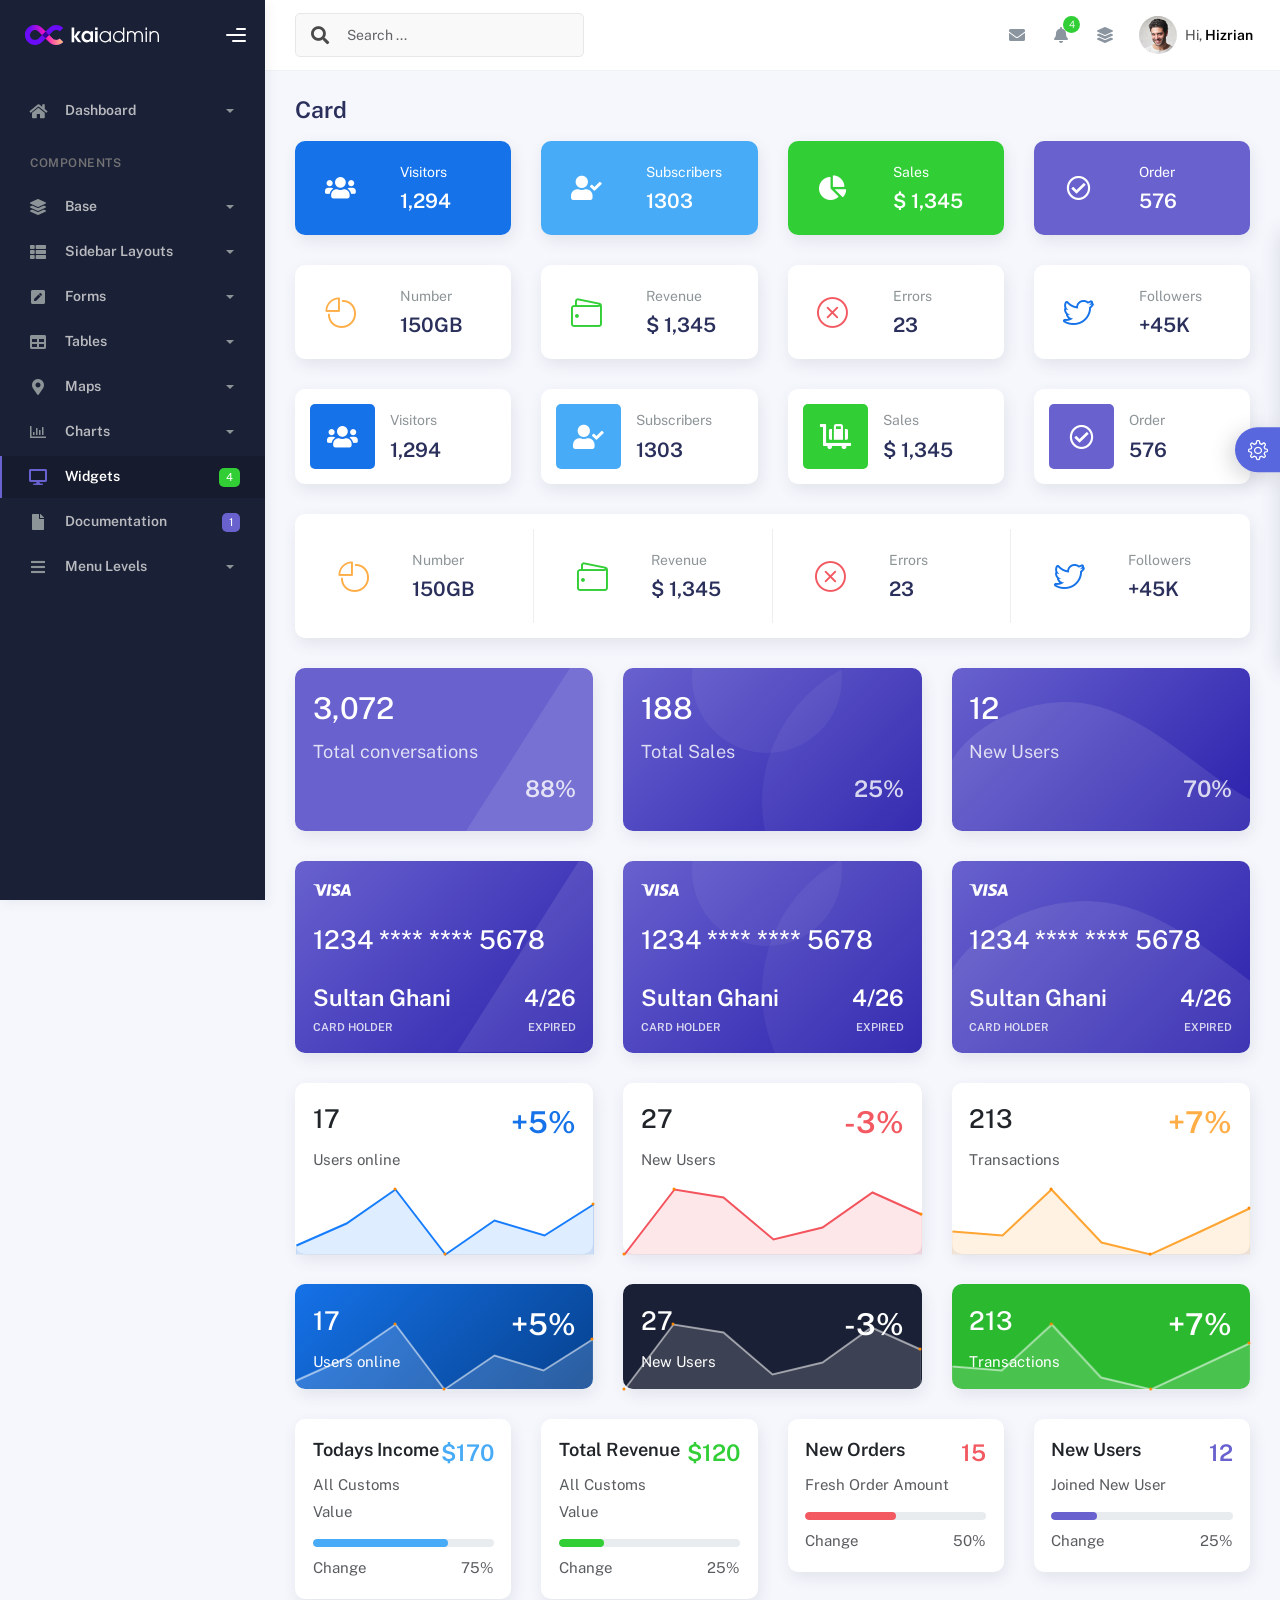
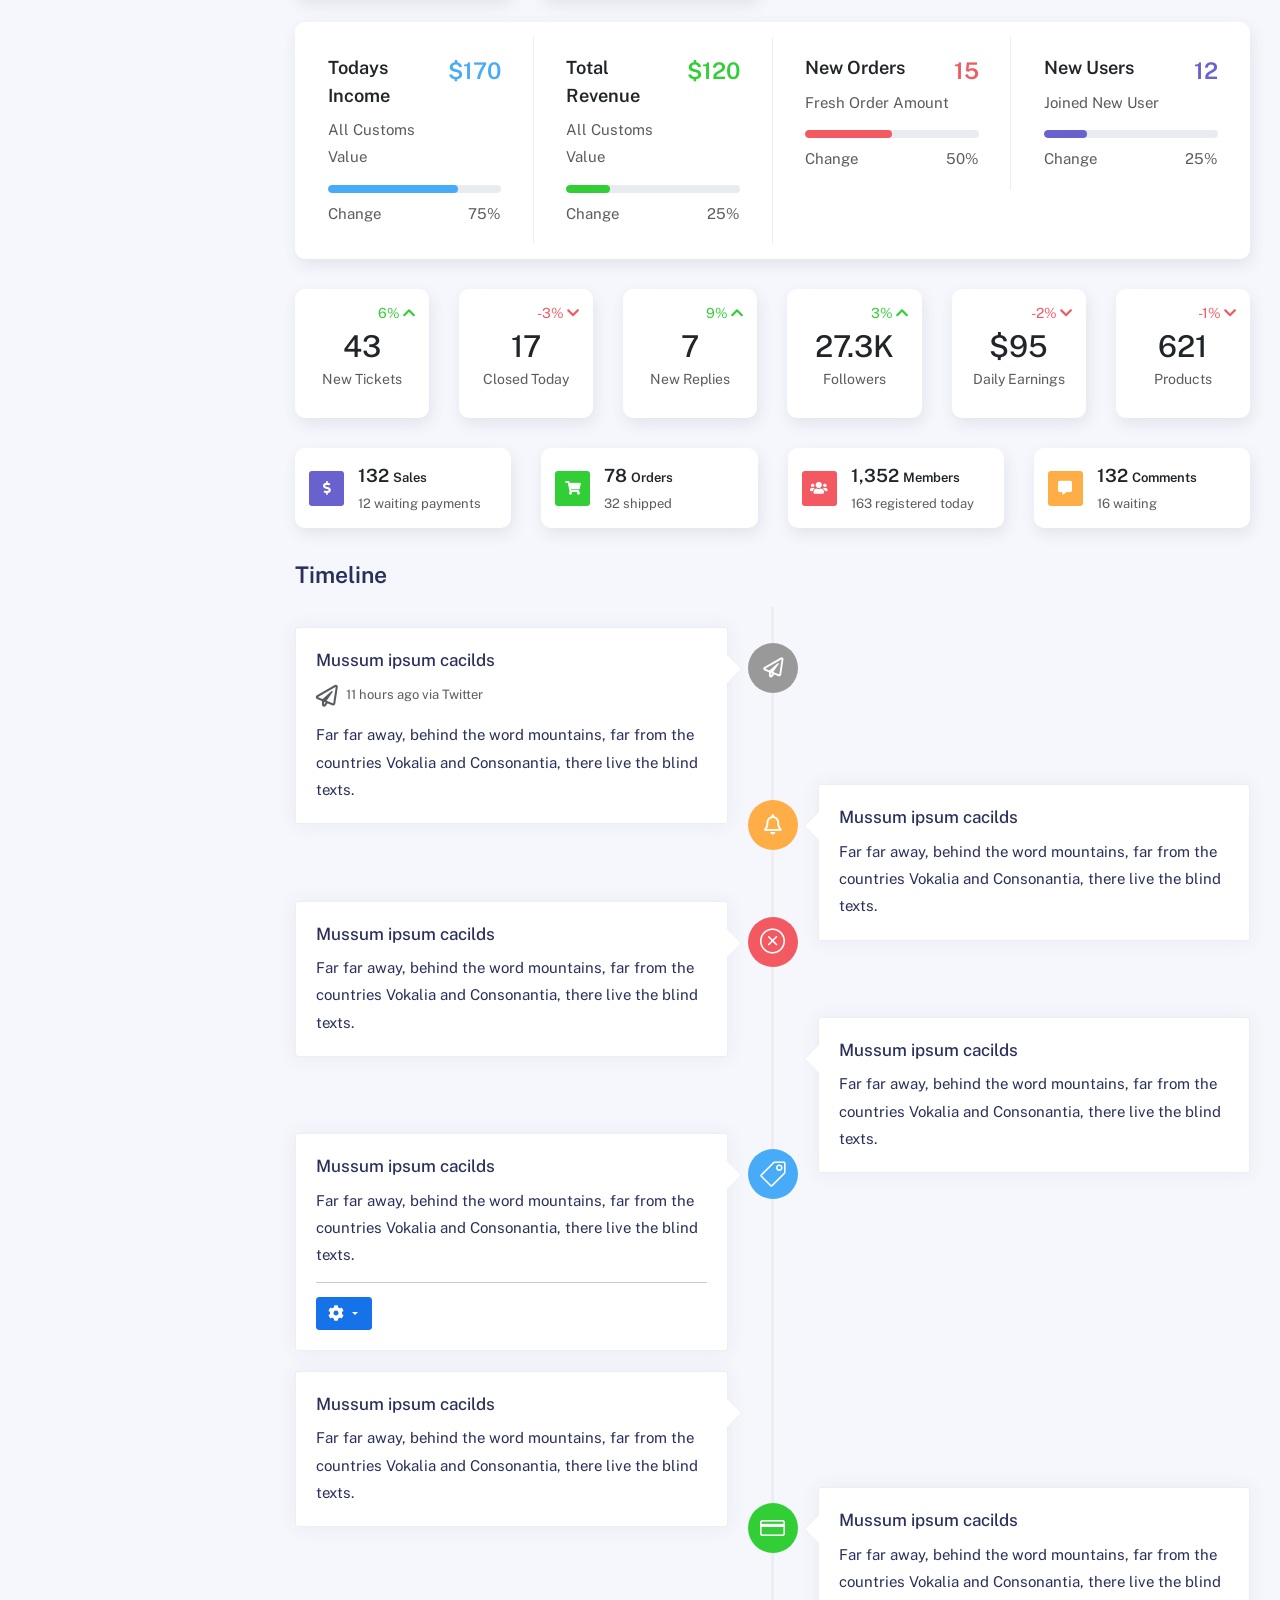
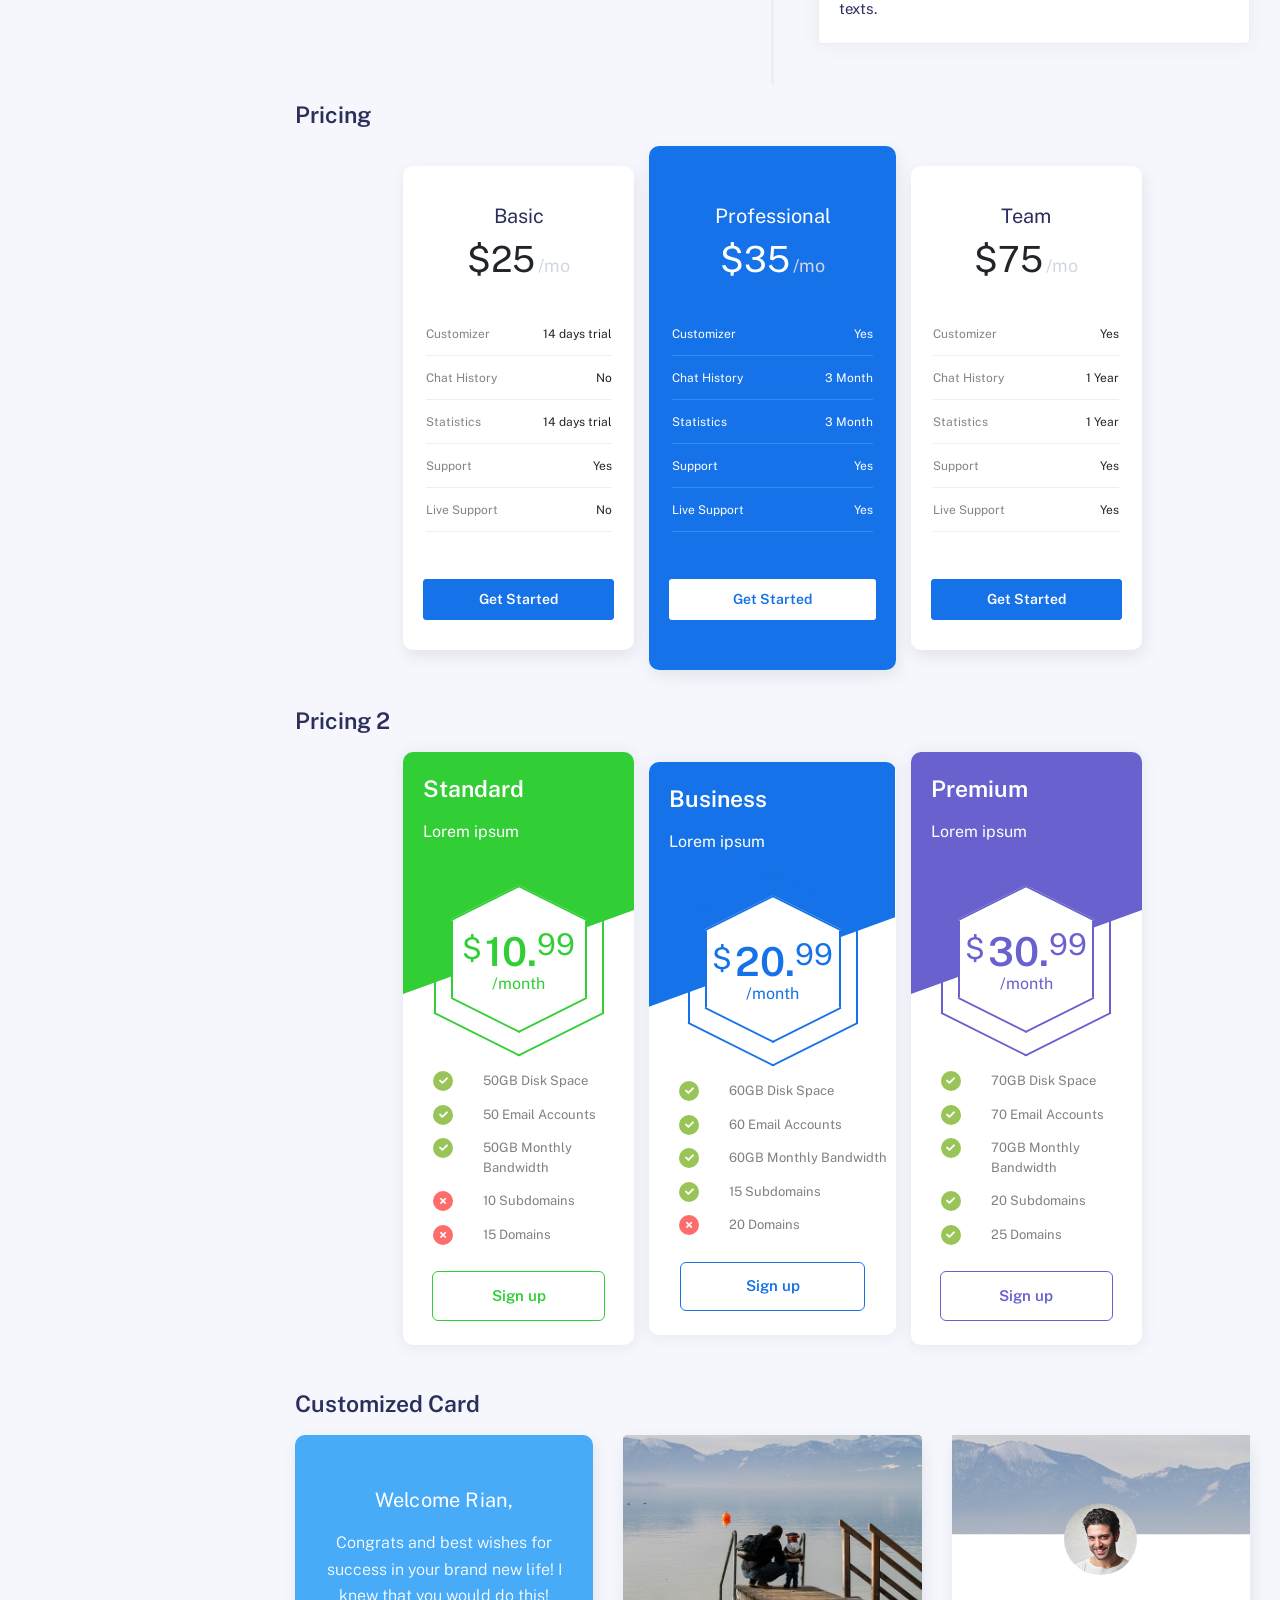
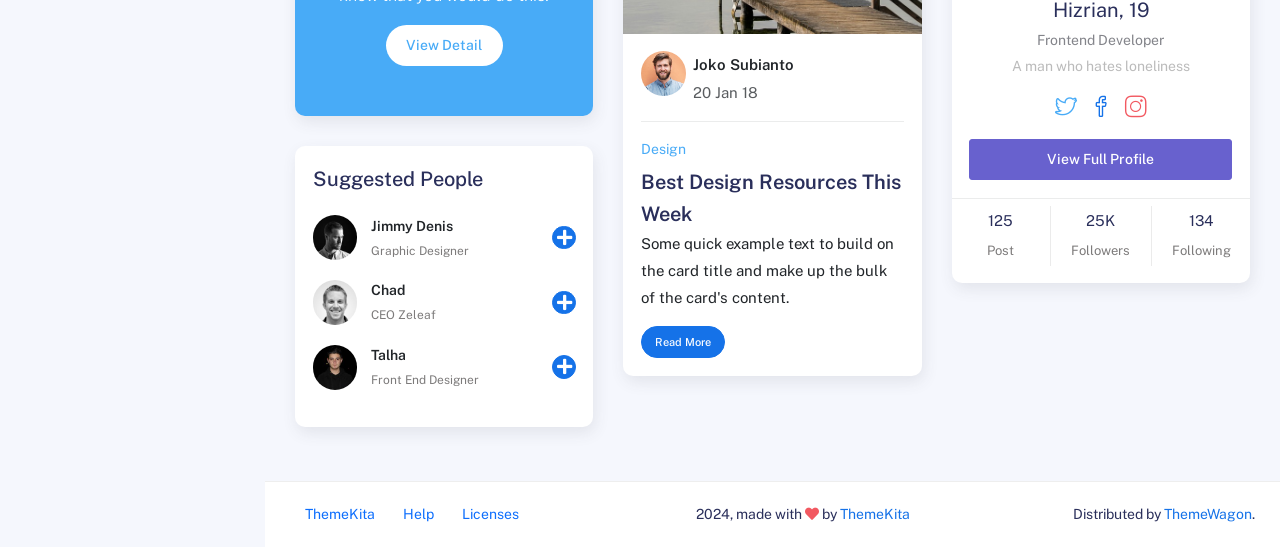
<file: widgets.html>
<!DOCTYPE html>
<html lang="en">
  <head>
    <meta http-equiv="X-UA-Compatible" content="IE=edge" />
    <title>Widgets - Kaiadmin Bootstrap 5 Admin Dashboard</title>
    <meta
      content="width=device-width, initial-scale=1.0, shrink-to-fit=no"
      name="viewport"
    />
    <link
      rel="icon"
      href="assets/img/kaiadmin/favicon.ico"
      type="image/x-icon"
    />

    <!-- Fonts and icons -->
    <script src="assets/js/plugin/webfont/webfont.min.js"></script>
    <script>
      WebFont.load({
        google: { families: ["Public Sans:300,400,500,600,700"] },
        custom: {
          families: [
            "Font Awesome 5 Solid",
            "Font Awesome 5 Regular",
            "Font Awesome 5 Brands",
            "simple-line-icons",
          ],
          urls: ["assets/css/fonts.min.css"],
        },
        active: function () {
          sessionStorage.fonts = true;
        },
      });
    </script>

    <!-- CSS Files -->
    <link rel="stylesheet" href="assets/css/bootstrap.min.css" />
    <link rel="stylesheet" href="assets/css/plugins.min.css" />
    <link rel="stylesheet" href="assets/css/kaiadmin.min.css" />

    <!-- CSS Just for demo purpose, don't include it in your project -->
    <link rel="stylesheet" href="assets/css/demo.css" />
  </head>
  <body>
    <div class="wrapper">
      <!-- Sidebar -->
      <div class="sidebar" data-background-color="dark">
        <div class="sidebar-logo">
          <!-- Logo Header -->
          <div class="logo-header" data-background-color="dark">
            <a href="index.html" class="logo">
              <img
                src="assets/img/kaiadmin/logo_light.svg"
                alt="navbar brand"
                class="navbar-brand"
                height="20"
              />
            </a>
            <div class="nav-toggle">
              <button class="btn btn-toggle toggle-sidebar">
                <i class="gg-menu-right"></i>
              </button>
              <button class="btn btn-toggle sidenav-toggler">
                <i class="gg-menu-left"></i>
              </button>
            </div>
            <button class="topbar-toggler more">
              <i class="gg-more-vertical-alt"></i>
            </button>
          </div>
          <!-- End Logo Header -->
        </div>
        <div class="sidebar-wrapper scrollbar scrollbar-inner">
          <div class="sidebar-content">
            <ul class="nav nav-secondary">
              <li class="nav-item">
                <a
                  data-bs-toggle="collapse"
                  href="#dashboard"
                  class="collapsed"
                  aria-expanded="false"
                >
                  <i class="fas fa-home"></i>
                  <p>Dashboard</p>
                  <span class="caret"></span>
                </a>
                <div class="collapse" id="dashboard">
                  <ul class="nav nav-collapse">
                    <li>
                      <a href="../demo1/index.html">
                        <span class="sub-item">Dashboard 1</span>
                      </a>
                    </li>
                  </ul>
                </div>
              </li>
              <li class="nav-section">
                <span class="sidebar-mini-icon">
                  <i class="fa fa-ellipsis-h"></i>
                </span>
                <h4 class="text-section">Components</h4>
              </li>
              <li class="nav-item">
                <a data-bs-toggle="collapse" href="#base">
                  <i class="fas fa-layer-group"></i>
                  <p>Base</p>
                  <span class="caret"></span>
                </a>
                <div class="collapse" id="base">
                  <ul class="nav nav-collapse">
                    <li>
                      <a href="components/avatars.html">
                        <span class="sub-item">Avatars</span>
                      </a>
                    </li>
                    <li>
                      <a href="components/buttons.html">
                        <span class="sub-item">Buttons</span>
                      </a>
                    </li>
                    <li>
                      <a href="components/gridsystem.html">
                        <span class="sub-item">Grid System</span>
                      </a>
                    </li>
                    <li>
                      <a href="components/panels.html">
                        <span class="sub-item">Panels</span>
                      </a>
                    </li>
                    <li>
                      <a href="components/notifications.html">
                        <span class="sub-item">Notifications</span>
                      </a>
                    </li>
                    <li>
                      <a href="components/sweetalert.html">
                        <span class="sub-item">Sweet Alert</span>
                      </a>
                    </li>
                    <li>
                      <a href="components/font-awesome-icons.html">
                        <span class="sub-item">Font Awesome Icons</span>
                      </a>
                    </li>
                    <li>
                      <a href="components/simple-line-icons.html">
                        <span class="sub-item">Simple Line Icons</span>
                      </a>
                    </li>
                    <li>
                      <a href="components/typography.html">
                        <span class="sub-item">Typography</span>
                      </a>
                    </li>
                  </ul>
                </div>
              </li>
              <li class="nav-item">
                <a data-bs-toggle="collapse" href="#sidebarLayouts">
                  <i class="fas fa-th-list"></i>
                  <p>Sidebar Layouts</p>
                  <span class="caret"></span>
                </a>
                <div class="collapse" id="sidebarLayouts">
                  <ul class="nav nav-collapse">
                    <li>
                      <a href="sidebar-style-2.html">
                        <span class="sub-item">Sidebar Style 2</span>
                      </a>
                    </li>
                    <li>
                      <a href="icon-menu.html">
                        <span class="sub-item">Icon Menu</span>
                      </a>
                    </li>
                  </ul>
                </div>
              </li>
              <li class="nav-item">
                <a data-bs-toggle="collapse" href="#forms">
                  <i class="fas fa-pen-square"></i>
                  <p>Forms</p>
                  <span class="caret"></span>
                </a>
                <div class="collapse" id="forms">
                  <ul class="nav nav-collapse">
                    <li>
                      <a href="forms/forms.html">
                        <span class="sub-item">Basic Form</span>
                      </a>
                    </li>
                  </ul>
                </div>
              </li>
              <li class="nav-item">
                <a data-bs-toggle="collapse" href="#tables">
                  <i class="fas fa-table"></i>
                  <p>Tables</p>
                  <span class="caret"></span>
                </a>
                <div class="collapse" id="tables">
                  <ul class="nav nav-collapse">
                    <li>
                      <a href="tables/tables.html">
                        <span class="sub-item">Basic Table</span>
                      </a>
                    </li>
                    <li>
                      <a href="tables/datatables.html">
                        <span class="sub-item">Datatables</span>
                      </a>
                    </li>
                  </ul>
                </div>
              </li>
              <li class="nav-item">
                <a data-bs-toggle="collapse" href="#maps">
                  <i class="fas fa-map-marker-alt"></i>
                  <p>Maps</p>
                  <span class="caret"></span>
                </a>
                <div class="collapse" id="maps">
                  <ul class="nav nav-collapse">
                    <li>
                      <a href="maps/googlemaps.html">
                        <span class="sub-item">Google Maps</span>
                      </a>
                    </li>
                    <li>
                      <a href="maps/jsvectormap.html">
                        <span class="sub-item">Jsvectormap</span>
                      </a>
                    </li>
                  </ul>
                </div>
              </li>
              <li class="nav-item">
                <a data-bs-toggle="collapse" href="#charts">
                  <i class="far fa-chart-bar"></i>
                  <p>Charts</p>
                  <span class="caret"></span>
                </a>
                <div class="collapse" id="charts">
                  <ul class="nav nav-collapse">
                    <li>
                      <a href="charts/charts.html">
                        <span class="sub-item">Chart Js</span>
                      </a>
                    </li>
                    <li>
                      <a href="charts/sparkline.html">
                        <span class="sub-item">Sparkline</span>
                      </a>
                    </li>
                  </ul>
                </div>
              </li>
              <li class="nav-item active">
                <a href="widgets.html">
                  <i class="fas fa-desktop"></i>
                  <p>Widgets</p>
                  <span class="badge badge-success">4</span>
                </a>
              </li>
              <li class="nav-item">
                <a href="../../documentation/index.html">
                  <i class="fas fa-file"></i>
                  <p>Documentation</p>
                  <span class="badge badge-secondary">1</span>
                </a>
              </li>
              <li class="nav-item">
                <a data-bs-toggle="collapse" href="#submenu">
                  <i class="fas fa-bars"></i>
                  <p>Menu Levels</p>
                  <span class="caret"></span>
                </a>
                <div class="collapse" id="submenu">
                  <ul class="nav nav-collapse">
                    <li>
                      <a data-bs-toggle="collapse" href="#subnav1">
                        <span class="sub-item">Level 1</span>
                        <span class="caret"></span>
                      </a>
                      <div class="collapse" id="subnav1">
                        <ul class="nav nav-collapse subnav">
                          <li>
                            <a href="#">
                              <span class="sub-item">Level 2</span>
                            </a>
                          </li>
                          <li>
                            <a href="#">
                              <span class="sub-item">Level 2</span>
                            </a>
                          </li>
                        </ul>
                      </div>
                    </li>
                    <li>
                      <a data-bs-toggle="collapse" href="#subnav2">
                        <span class="sub-item">Level 1</span>
                        <span class="caret"></span>
                      </a>
                      <div class="collapse" id="subnav2">
                        <ul class="nav nav-collapse subnav">
                          <li>
                            <a href="#">
                              <span class="sub-item">Level 2</span>
                            </a>
                          </li>
                        </ul>
                      </div>
                    </li>
                    <li>
                      <a href="#">
                        <span class="sub-item">Level 1</span>
                      </a>
                    </li>
                  </ul>
                </div>
              </li>
            </ul>
          </div>
        </div>
      </div>
      <!-- End Sidebar -->

      <div class="main-panel">
        <div class="main-header">
          <div class="main-header-logo">
            <!-- Logo Header -->
            <div class="logo-header" data-background-color="dark">
              <a href="index.html" class="logo">
                <img
                  src="assets/img/kaiadmin/logo_light.svg"
                  alt="navbar brand"
                  class="navbar-brand"
                  height="20"
                />
              </a>
              <div class="nav-toggle">
                <button class="btn btn-toggle toggle-sidebar">
                  <i class="gg-menu-right"></i>
                </button>
                <button class="btn btn-toggle sidenav-toggler">
                  <i class="gg-menu-left"></i>
                </button>
              </div>
              <button class="topbar-toggler more">
                <i class="gg-more-vertical-alt"></i>
              </button>
            </div>
            <!-- End Logo Header -->
          </div>
          <!-- Navbar Header -->
          <nav
            class="navbar navbar-header navbar-header-transparent navbar-expand-lg border-bottom"
          >
            <div class="container-fluid">
              <nav
                class="navbar navbar-header-left navbar-expand-lg navbar-form nav-search p-0 d-none d-lg-flex"
              >
                <div class="input-group">
                  <div class="input-group-prepend">
                    <button type="submit" class="btn btn-search pe-1">
                      <i class="fa fa-search search-icon"></i>
                    </button>
                  </div>
                  <input
                    type="text"
                    placeholder="Search ..."
                    class="form-control"
                  />
                </div>
              </nav>

              <ul class="navbar-nav topbar-nav ms-md-auto align-items-center">
                <li
                  class="nav-item topbar-icon dropdown hidden-caret d-flex d-lg-none"
                >
                  <a
                    class="nav-link dropdown-toggle"
                    data-bs-toggle="dropdown"
                    href="#"
                    role="button"
                    aria-expanded="false"
                    aria-haspopup="true"
                  >
                    <i class="fa fa-search"></i>
                  </a>
                  <ul class="dropdown-menu dropdown-search animated fadeIn">
                    <form class="navbar-left navbar-form nav-search">
                      <div class="input-group">
                        <input
                          type="text"
                          placeholder="Search ..."
                          class="form-control"
                        />
                      </div>
                    </form>
                  </ul>
                </li>
                <li class="nav-item topbar-icon dropdown hidden-caret">
                  <a
                    class="nav-link dropdown-toggle"
                    href="#"
                    id="messageDropdown"
                    role="button"
                    data-bs-toggle="dropdown"
                    aria-haspopup="true"
                    aria-expanded="false"
                  >
                    <i class="fa fa-envelope"></i>
                  </a>
                  <ul
                    class="dropdown-menu messages-notif-box animated fadeIn"
                    aria-labelledby="messageDropdown"
                  >
                    <li>
                      <div
                        class="dropdown-title d-flex justify-content-between align-items-center"
                      >
                        Messages
                        <a href="#" class="small">Mark all as read</a>
                      </div>
                    </li>
                    <li>
                      <div class="message-notif-scroll scrollbar-outer">
                        <div class="notif-center">
                          <a href="#">
                            <div class="notif-img">
                              <img
                                src="assets/img/jm_denis.jpg"
                                alt="Img Profile"
                              />
                            </div>
                            <div class="notif-content">
                              <span class="subject">Jimmy Denis</span>
                              <span class="block"> How are you ? </span>
                              <span class="time">5 minutes ago</span>
                            </div>
                          </a>
                          <a href="#">
                            <div class="notif-img">
                              <img
                                src="assets/img/chadengle.jpg"
                                alt="Img Profile"
                              />
                            </div>
                            <div class="notif-content">
                              <span class="subject">Chad</span>
                              <span class="block"> Ok, Thanks ! </span>
                              <span class="time">12 minutes ago</span>
                            </div>
                          </a>
                          <a href="#">
                            <div class="notif-img">
                              <img
                                src="assets/img/mlane.jpg"
                                alt="Img Profile"
                              />
                            </div>
                            <div class="notif-content">
                              <span class="subject">Jhon Doe</span>
                              <span class="block">
                                Ready for the meeting today...
                              </span>
                              <span class="time">12 minutes ago</span>
                            </div>
                          </a>
                          <a href="#">
                            <div class="notif-img">
                              <img
                                src="assets/img/talha.jpg"
                                alt="Img Profile"
                              />
                            </div>
                            <div class="notif-content">
                              <span class="subject">Talha</span>
                              <span class="block"> Hi, Apa Kabar ? </span>
                              <span class="time">17 minutes ago</span>
                            </div>
                          </a>
                        </div>
                      </div>
                    </li>
                    <li>
                      <a class="see-all" href="javascript:void(0);"
                        >See all messages<i class="fa fa-angle-right"></i>
                      </a>
                    </li>
                  </ul>
                </li>
                <li class="nav-item topbar-icon dropdown hidden-caret">
                  <a
                    class="nav-link dropdown-toggle"
                    href="#"
                    id="notifDropdown"
                    role="button"
                    data-bs-toggle="dropdown"
                    aria-haspopup="true"
                    aria-expanded="false"
                  >
                    <i class="fa fa-bell"></i>
                    <span class="notification">4</span>
                  </a>
                  <ul
                    class="dropdown-menu notif-box animated fadeIn"
                    aria-labelledby="notifDropdown"
                  >
                    <li>
                      <div class="dropdown-title">
                        You have 4 new notification
                      </div>
                    </li>
                    <li>
                      <div class="notif-scroll scrollbar-outer">
                        <div class="notif-center">
                          <a href="#">
                            <div class="notif-icon notif-primary">
                              <i class="fa fa-user-plus"></i>
                            </div>
                            <div class="notif-content">
                              <span class="block"> New user registered </span>
                              <span class="time">5 minutes ago</span>
                            </div>
                          </a>
                          <a href="#">
                            <div class="notif-icon notif-success">
                              <i class="fa fa-comment"></i>
                            </div>
                            <div class="notif-content">
                              <span class="block">
                                Rahmad commented on Admin
                              </span>
                              <span class="time">12 minutes ago</span>
                            </div>
                          </a>
                          <a href="#">
                            <div class="notif-img">
                              <img
                                src="assets/img/profile2.jpg"
                                alt="Img Profile"
                              />
                            </div>
                            <div class="notif-content">
                              <span class="block">
                                Reza send messages to you
                              </span>
                              <span class="time">12 minutes ago</span>
                            </div>
                          </a>
                          <a href="#">
                            <div class="notif-icon notif-danger">
                              <i class="fa fa-heart"></i>
                            </div>
                            <div class="notif-content">
                              <span class="block"> Farrah liked Admin </span>
                              <span class="time">17 minutes ago</span>
                            </div>
                          </a>
                        </div>
                      </div>
                    </li>
                    <li>
                      <a class="see-all" href="javascript:void(0);"
                        >See all notifications<i class="fa fa-angle-right"></i>
                      </a>
                    </li>
                  </ul>
                </li>
                <li class="nav-item topbar-icon dropdown hidden-caret">
                  <a
                    class="nav-link"
                    data-bs-toggle="dropdown"
                    href="#"
                    aria-expanded="false"
                  >
                    <i class="fas fa-layer-group"></i>
                  </a>
                  <div class="dropdown-menu quick-actions animated fadeIn">
                    <div class="quick-actions-header">
                      <span class="title mb-1">Quick Actions</span>
                      <span class="subtitle op-7">Shortcuts</span>
                    </div>
                    <div class="quick-actions-scroll scrollbar-outer">
                      <div class="quick-actions-items">
                        <div class="row m-0">
                          <a class="col-6 col-md-4 p-0" href="#">
                            <div class="quick-actions-item">
                              <div class="avatar-item bg-danger rounded-circle">
                                <i class="far fa-calendar-alt"></i>
                              </div>
                              <span class="text">Calendar</span>
                            </div>
                          </a>
                          <a class="col-6 col-md-4 p-0" href="#">
                            <div class="quick-actions-item">
                              <div
                                class="avatar-item bg-warning rounded-circle"
                              >
                                <i class="fas fa-map"></i>
                              </div>
                              <span class="text">Maps</span>
                            </div>
                          </a>
                          <a class="col-6 col-md-4 p-0" href="#">
                            <div class="quick-actions-item">
                              <div class="avatar-item bg-info rounded-circle">
                                <i class="fas fa-file-excel"></i>
                              </div>
                              <span class="text">Reports</span>
                            </div>
                          </a>
                          <a class="col-6 col-md-4 p-0" href="#">
                            <div class="quick-actions-item">
                              <div
                                class="avatar-item bg-success rounded-circle"
                              >
                                <i class="fas fa-envelope"></i>
                              </div>
                              <span class="text">Emails</span>
                            </div>
                          </a>
                          <a class="col-6 col-md-4 p-0" href="#">
                            <div class="quick-actions-item">
                              <div
                                class="avatar-item bg-primary rounded-circle"
                              >
                                <i class="fas fa-file-invoice-dollar"></i>
                              </div>
                              <span class="text">Invoice</span>
                            </div>
                          </a>
                          <a class="col-6 col-md-4 p-0" href="#">
                            <div class="quick-actions-item">
                              <div
                                class="avatar-item bg-secondary rounded-circle"
                              >
                                <i class="fas fa-credit-card"></i>
                              </div>
                              <span class="text">Payments</span>
                            </div>
                          </a>
                        </div>
                      </div>
                    </div>
                  </div>
                </li>

                <li class="nav-item topbar-user dropdown hidden-caret">
                  <a
                    class="dropdown-toggle profile-pic"
                    data-bs-toggle="dropdown"
                    href="#"
                    aria-expanded="false"
                  >
                    <div class="avatar-sm">
                      <img
                        src="assets/img/profile.jpg"
                        alt="..."
                        class="avatar-img rounded-circle"
                      />
                    </div>
                    <span class="profile-username">
                      <span class="op-7">Hi,</span>
                      <span class="fw-bold">Hizrian</span>
                    </span>
                  </a>
                  <ul class="dropdown-menu dropdown-user animated fadeIn">
                    <div class="dropdown-user-scroll scrollbar-outer">
                      <li>
                        <div class="user-box">
                          <div class="avatar-lg">
                            <img
                              src="assets/img/profile.jpg"
                              alt="image profile"
                              class="avatar-img rounded"
                            />
                          </div>
                          <div class="u-text">
                            <h4>Hizrian</h4>
                            <p class="text-muted">hello@example.com</p>
                            <a
                              href="profile.html"
                              class="btn btn-xs btn-secondary btn-sm"
                              >View Profile</a
                            >
                          </div>
                        </div>
                      </li>
                      <li>
                        <div class="dropdown-divider"></div>
                        <a class="dropdown-item" href="#">My Profile</a>
                        <a class="dropdown-item" href="#">My Balance</a>
                        <a class="dropdown-item" href="#">Inbox</a>
                        <div class="dropdown-divider"></div>
                        <a class="dropdown-item" href="#">Account Setting</a>
                        <div class="dropdown-divider"></div>
                        <a class="dropdown-item" href="#">Logout</a>
                      </li>
                    </div>
                  </ul>
                </li>
              </ul>
            </div>
          </nav>
          <!-- End Navbar -->
        </div>

        <div class="container">
          <div class="page-inner">
            <!-- Card -->
            <h3 class="fw-bold mb-3">Card</h3>
            <div class="row">
              <div class="col-sm-6 col-md-3">
                <div class="card card-stats card-primary card-round">
                  <div class="card-body">
                    <div class="row">
                      <div class="col-5">
                        <div class="icon-big text-center">
                          <i class="fas fa-users"></i>
                        </div>
                      </div>
                      <div class="col-7 col-stats">
                        <div class="numbers">
                          <p class="card-category">Visitors</p>
                          <h4 class="card-title">1,294</h4>
                        </div>
                      </div>
                    </div>
                  </div>
                </div>
              </div>
              <div class="col-sm-6 col-md-3">
                <div class="card card-stats card-info card-round">
                  <div class="card-body">
                    <div class="row">
                      <div class="col-5">
                        <div class="icon-big text-center">
                          <i class="fas fa-user-check"></i>
                        </div>
                      </div>
                      <div class="col-7 col-stats">
                        <div class="numbers">
                          <p class="card-category">Subscribers</p>
                          <h4 class="card-title">1303</h4>
                        </div>
                      </div>
                    </div>
                  </div>
                </div>
              </div>
              <div class="col-sm-6 col-md-3">
                <div class="card card-stats card-success card-round">
                  <div class="card-body">
                    <div class="row">
                      <div class="col-5">
                        <div class="icon-big text-center">
                          <i class="fas fa-chart-pie"></i>
                        </div>
                      </div>
                      <div class="col-7 col-stats">
                        <div class="numbers">
                          <p class="card-category">Sales</p>
                          <h4 class="card-title">$ 1,345</h4>
                        </div>
                      </div>
                    </div>
                  </div>
                </div>
              </div>
              <div class="col-sm-6 col-md-3">
                <div class="card card-stats card-secondary card-round">
                  <div class="card-body">
                    <div class="row">
                      <div class="col-5">
                        <div class="icon-big text-center">
                          <i class="far fa-check-circle"></i>
                        </div>
                      </div>
                      <div class="col-7 col-stats">
                        <div class="numbers">
                          <p class="card-category">Order</p>
                          <h4 class="card-title">576</h4>
                        </div>
                      </div>
                    </div>
                  </div>
                </div>
              </div>
            </div>
            <!-- Card With Icon States Color -->
            <div class="row">
              <div class="col-sm-6 col-md-3">
                <div class="card card-stats card-round">
                  <div class="card-body">
                    <div class="row">
                      <div class="col-5">
                        <div class="icon-big text-center">
                          <i class="icon-pie-chart text-warning"></i>
                        </div>
                      </div>
                      <div class="col-7 col-stats">
                        <div class="numbers">
                          <p class="card-category">Number</p>
                          <h4 class="card-title">150GB</h4>
                        </div>
                      </div>
                    </div>
                  </div>
                </div>
              </div>
              <div class="col-sm-6 col-md-3">
                <div class="card card-stats card-round">
                  <div class="card-body">
                    <div class="row">
                      <div class="col-5">
                        <div class="icon-big text-center">
                          <i class="icon-wallet text-success"></i>
                        </div>
                      </div>
                      <div class="col-7 col-stats">
                        <div class="numbers">
                          <p class="card-category">Revenue</p>
                          <h4 class="card-title">$ 1,345</h4>
                        </div>
                      </div>
                    </div>
                  </div>
                </div>
              </div>
              <div class="col-sm-6 col-md-3">
                <div class="card card-stats card-round">
                  <div class="card-body">
                    <div class="row">
                      <div class="col-5">
                        <div class="icon-big text-center">
                          <i class="icon-close text-danger"></i>
                        </div>
                      </div>
                      <div class="col-7 col-stats">
                        <div class="numbers">
                          <p class="card-category">Errors</p>
                          <h4 class="card-title">23</h4>
                        </div>
                      </div>
                    </div>
                  </div>
                </div>
              </div>
              <div class="col-sm-6 col-md-3">
                <div class="card card-stats card-round">
                  <div class="card-body">
                    <div class="row">
                      <div class="col-5">
                        <div class="icon-big text-center">
                          <i class="icon-social-twitter text-primary"></i>
                        </div>
                      </div>
                      <div class="col-7 col-stats">
                        <div class="numbers">
                          <p class="card-category">Followers</p>
                          <h4 class="card-title">+45K</h4>
                        </div>
                      </div>
                    </div>
                  </div>
                </div>
              </div>
            </div>
            <!-- Card With Icon States Background -->
            <div class="row">
              <div class="col-sm-6 col-md-3">
                <div class="card card-stats card-round">
                  <div class="card-body">
                    <div class="row align-items-center">
                      <div class="col-icon">
                        <div
                          class="icon-big text-center icon-primary bubble-shadow-small"
                        >
                          <i class="fas fa-users"></i>
                        </div>
                      </div>
                      <div class="col col-stats ms-3 ms-sm-0">
                        <div class="numbers">
                          <p class="card-category">Visitors</p>
                          <h4 class="card-title">1,294</h4>
                        </div>
                      </div>
                    </div>
                  </div>
                </div>
              </div>
              <div class="col-sm-6 col-md-3">
                <div class="card card-stats card-round">
                  <div class="card-body">
                    <div class="row align-items-center">
                      <div class="col-icon">
                        <div
                          class="icon-big text-center icon-info bubble-shadow-small"
                        >
                          <i class="fas fa-user-check"></i>
                        </div>
                      </div>
                      <div class="col col-stats ms-3 ms-sm-0">
                        <div class="numbers">
                          <p class="card-category">Subscribers</p>
                          <h4 class="card-title">1303</h4>
                        </div>
                      </div>
                    </div>
                  </div>
                </div>
              </div>
              <div class="col-sm-6 col-md-3">
                <div class="card card-stats card-round">
                  <div class="card-body">
                    <div class="row align-items-center">
                      <div class="col-icon">
                        <div
                          class="icon-big text-center icon-success bubble-shadow-small"
                        >
                          <i class="fas fa-luggage-cart"></i>
                        </div>
                      </div>
                      <div class="col col-stats ms-3 ms-sm-0">
                        <div class="numbers">
                          <p class="card-category">Sales</p>
                          <h4 class="card-title">$ 1,345</h4>
                        </div>
                      </div>
                    </div>
                  </div>
                </div>
              </div>
              <div class="col-sm-6 col-md-3">
                <div class="card card-stats card-round">
                  <div class="card-body">
                    <div class="row align-items-center">
                      <div class="col-icon">
                        <div
                          class="icon-big text-center icon-secondary bubble-shadow-small"
                        >
                          <i class="far fa-check-circle"></i>
                        </div>
                      </div>
                      <div class="col col-stats ms-3 ms-sm-0">
                        <div class="numbers">
                          <p class="card-category">Order</p>
                          <h4 class="card-title">576</h4>
                        </div>
                      </div>
                    </div>
                  </div>
                </div>
              </div>
            </div>
            <!-- Row Card No Padding -->
            <div class="row row-card-no-pd">
              <div class="col-sm-6 col-md-3">
                <div class="card card-stats card-round">
                  <div class="card-body">
                    <div class="row">
                      <div class="col-5">
                        <div class="icon-big text-center">
                          <i class="icon-pie-chart text-warning"></i>
                        </div>
                      </div>
                      <div class="col-7 col-stats">
                        <div class="numbers">
                          <p class="card-category">Number</p>
                          <h4 class="card-title">150GB</h4>
                        </div>
                      </div>
                    </div>
                  </div>
                </div>
              </div>
              <div class="col-sm-6 col-md-3">
                <div class="card card-stats card-round">
                  <div class="card-body">
                    <div class="row">
                      <div class="col-5">
                        <div class="icon-big text-center">
                          <i class="icon-wallet text-success"></i>
                        </div>
                      </div>
                      <div class="col-7 col-stats">
                        <div class="numbers">
                          <p class="card-category">Revenue</p>
                          <h4 class="card-title">$ 1,345</h4>
                        </div>
                      </div>
                    </div>
                  </div>
                </div>
              </div>
              <div class="col-sm-6 col-md-3">
                <div class="card card-stats card-round">
                  <div class="card-body">
                    <div class="row">
                      <div class="col-5">
                        <div class="icon-big text-center">
                          <i class="icon-close text-danger"></i>
                        </div>
                      </div>
                      <div class="col-7 col-stats">
                        <div class="numbers">
                          <p class="card-category">Errors</p>
                          <h4 class="card-title">23</h4>
                        </div>
                      </div>
                    </div>
                  </div>
                </div>
              </div>
              <div class="col-sm-6 col-md-3">
                <div class="card card-stats card-round">
                  <div class="card-body">
                    <div class="row">
                      <div class="col-5">
                        <div class="icon-big text-center">
                          <i class="icon-social-twitter text-primary"></i>
                        </div>
                      </div>
                      <div class="col-7 col-stats">
                        <div class="numbers">
                          <p class="card-category">Followers</p>
                          <h4 class="card-title">+45K</h4>
                        </div>
                      </div>
                    </div>
                  </div>
                </div>
              </div>
            </div>

            <div class="row">
              <div class="col-md-4">
                <div class="card card-secondary">
                  <div class="card-body skew-shadow">
                    <h1>3,072</h1>
                    <h5 class="op-8">Total conversations</h5>
                    <div class="pull-right">
                      <h3 class="fw-bold op-8">88%</h3>
                    </div>
                  </div>
                </div>
              </div>
              <div class="col-md-4">
                <div class="card card-secondary bg-secondary-gradient">
                  <div class="card-body bubble-shadow">
                    <h1>188</h1>
                    <h5 class="op-8">Total Sales</h5>
                    <div class="pull-right">
                      <h3 class="fw-bold op-8">25%</h3>
                    </div>
                  </div>
                </div>
              </div>
              <div class="col-md-4">
                <div class="card card-secondary bg-secondary-gradient">
                  <div class="card-body curves-shadow">
                    <h1>12</h1>
                    <h5 class="op-8">New Users</h5>
                    <div class="pull-right">
                      <h3 class="fw-bold op-8">70%</h3>
                    </div>
                  </div>
                </div>
              </div>
            </div>

            <div class="row">
              <div class="col-md-4">
                <div class="card card-secondary bg-secondary-gradient">
                  <div class="card-body skew-shadow">
                    <img
                      src="assets/img/visa.svg"
                      height="12.5"
                      alt="Visa Logo"
                    />
                    <h2 class="py-4 mb-0">1234 **** **** 5678</h2>
                    <div class="row">
                      <div class="col-8 pe-0">
                        <h3 class="fw-bold mb-1">Sultan Ghani</h3>
                        <div class="text-small text-uppercase fw-bold op-8">
                          Card Holder
                        </div>
                      </div>
                      <div class="col-4 ps-0 text-end">
                        <h3 class="fw-bold mb-1">4/26</h3>
                        <div class="text-small text-uppercase fw-bold op-8">
                          Expired
                        </div>
                      </div>
                    </div>
                  </div>
                </div>
              </div>
              <div class="col-md-4">
                <div class="card card-secondary bg-secondary-gradient">
                  <div class="card-body bubble-shadow">
                    <img
                      src="assets/img/visa.svg"
                      height="12.5"
                      alt="Visa Logo"
                    />
                    <h2 class="py-4 mb-0">1234 **** **** 5678</h2>
                    <div class="row">
                      <div class="col-8 pe-0">
                        <h3 class="fw-bold mb-1">Sultan Ghani</h3>
                        <div class="text-small text-uppercase fw-bold op-8">
                          Card Holder
                        </div>
                      </div>
                      <div class="col-4 ps-0 text-end">
                        <h3 class="fw-bold mb-1">4/26</h3>
                        <div class="text-small text-uppercase fw-bold op-8">
                          Expired
                        </div>
                      </div>
                    </div>
                  </div>
                </div>
              </div>
              <div class="col-md-4">
                <div class="card card-secondary bg-secondary-gradient">
                  <div class="card-body curves-shadow">
                    <img
                      src="assets/img/visa.svg"
                      height="12.5"
                      alt="Visa Logo"
                    />
                    <h2 class="py-4 mb-0">1234 **** **** 5678</h2>
                    <div class="row">
                      <div class="col-8 pe-0">
                        <h3 class="fw-bold mb-1">Sultan Ghani</h3>
                        <div class="text-small text-uppercase fw-bold op-8">
                          Card Holder
                        </div>
                      </div>
                      <div class="col-4 ps-0 text-end">
                        <h3 class="fw-bold mb-1">4/26</h3>
                        <div class="text-small text-uppercase fw-bold op-8">
                          Expired
                        </div>
                      </div>
                    </div>
                  </div>
                </div>
              </div>
            </div>

            <div class="row">
              <div class="col-md-4">
                <div class="card">
                  <div class="card-body pb-0">
                    <div class="h1 fw-bold float-end text-primary">+5%</div>
                    <h2 class="mb-2">17</h2>
                    <p class="text-muted">Users online</p>
                    <div class="pull-in sparkline-fix">
                      <div id="lineChart"></div>
                    </div>
                  </div>
                </div>
              </div>
              <div class="col-md-4">
                <div class="card">
                  <div class="card-body pb-0">
                    <div class="h1 fw-bold float-end text-danger">-3%</div>
                    <h2 class="mb-2">27</h2>
                    <p class="text-muted">New Users</p>
                    <div class="pull-in sparkline-fix">
                      <div id="lineChart2"></div>
                    </div>
                  </div>
                </div>
              </div>
              <div class="col-md-4">
                <div class="card">
                  <div class="card-body pb-0">
                    <div class="h1 fw-bold float-end text-warning">+7%</div>
                    <h2 class="mb-2">213</h2>
                    <p class="text-muted">Transactions</p>
                    <div class="pull-in sparkline-fix">
                      <div id="lineChart3"></div>
                    </div>
                  </div>
                </div>
              </div>
            </div>

            <div class="row">
              <div class="col-md-4">
                <div class="card card-primary bg-primary-gradient">
                  <div class="card-body pb-0">
                    <div class="h1 fw-bold float-end">+5%</div>
                    <h2 class="mb-2">17</h2>
                    <p>Users online</p>
                    <div class="pull-in sparkline-fix chart-as-background">
                      <div id="lineChart4"></div>
                    </div>
                  </div>
                </div>
              </div>
              <div class="col-md-4">
                <div class="card card-black">
                  <div class="card-body pb-0">
                    <div class="h1 fw-bold float-end">-3%</div>
                    <h2 class="mb-2">27</h2>
                    <p>New Users</p>
                    <div class="pull-in sparkline-fix chart-as-background">
                      <div id="lineChart5"></div>
                    </div>
                  </div>
                </div>
              </div>
              <div class="col-md-4">
                <div class="card card-success bg-success2">
                  <div class="card-body pb-0">
                    <div class="h1 fw-bold float-end">+7%</div>
                    <h2 class="mb-2">213</h2>
                    <p>Transactions</p>
                    <div class="pull-in sparkline-fix chart-as-background">
                      <div id="lineChart6"></div>
                    </div>
                  </div>
                </div>
              </div>
            </div>

            <div class="row">
              <div class="col-12 col-sm-6 col-md-6 col-xl-3">
                <div class="card">
                  <div class="card-body">
                    <div class="d-flex justify-content-between">
                      <div>
                        <h5><b>Todays Income</b></h5>
                        <p class="text-muted">All Customs Value</p>
                      </div>
                      <h3 class="text-info fw-bold">$170</h3>
                    </div>
                    <div class="progress progress-sm">
                      <div
                        class="progress-bar bg-info w-75"
                        role="progressbar"
                        aria-valuenow="75"
                        aria-valuemin="0"
                        aria-valuemax="100"
                      ></div>
                    </div>
                    <div class="d-flex justify-content-between mt-2">
                      <p class="text-muted mb-0">Change</p>
                      <p class="text-muted mb-0">75%</p>
                    </div>
                  </div>
                </div>
              </div>
              <div class="col-12 col-sm-6 col-md-6 col-xl-3">
                <div class="card">
                  <div class="card-body">
                    <div class="d-flex justify-content-between">
                      <div>
                        <h5><b>Total Revenue</b></h5>
                        <p class="text-muted">All Customs Value</p>
                      </div>
                      <h3 class="text-success fw-bold">$120</h3>
                    </div>
                    <div class="progress progress-sm">
                      <div
                        class="progress-bar bg-success w-25"
                        role="progressbar"
                        aria-valuenow="25"
                        aria-valuemin="0"
                        aria-valuemax="100"
                      ></div>
                    </div>
                    <div class="d-flex justify-content-between mt-2">
                      <p class="text-muted mb-0">Change</p>
                      <p class="text-muted mb-0">25%</p>
                    </div>
                  </div>
                </div>
              </div>
              <div class="col-12 col-sm-6 col-md-6 col-xl-3">
                <div class="card">
                  <div class="card-body">
                    <div class="d-flex justify-content-between">
                      <div>
                        <h5><b>New Orders</b></h5>
                        <p class="text-muted">Fresh Order Amount</p>
                      </div>
                      <h3 class="text-danger fw-bold">15</h3>
                    </div>
                    <div class="progress progress-sm">
                      <div
                        class="progress-bar bg-danger w-50"
                        role="progressbar"
                        aria-valuenow="50"
                        aria-valuemin="0"
                        aria-valuemax="100"
                      ></div>
                    </div>
                    <div class="d-flex justify-content-between mt-2">
                      <p class="text-muted mb-0">Change</p>
                      <p class="text-muted mb-0">50%</p>
                    </div>
                  </div>
                </div>
              </div>
              <div class="col-12 col-sm-6 col-md-6 col-xl-3">
                <div class="card">
                  <div class="card-body">
                    <div class="d-flex justify-content-between">
                      <div>
                        <h5><b>New Users</b></h5>
                        <p class="text-muted">Joined New User</p>
                      </div>
                      <h3 class="text-secondary fw-bold">12</h3>
                    </div>
                    <div class="progress progress-sm">
                      <div
                        class="progress-bar bg-secondary w-25"
                        role="progressbar"
                        aria-valuenow="25"
                        aria-valuemin="0"
                        aria-valuemax="100"
                      ></div>
                    </div>
                    <div class="d-flex justify-content-between mt-2">
                      <p class="text-muted mb-0">Change</p>
                      <p class="text-muted mb-0">25%</p>
                    </div>
                  </div>
                </div>
              </div>
            </div>

            <div class="row row-card-no-pd mt--2">
              <div class="col-12 col-sm-6 col-md-6 col-xl-3">
                <div class="card">
                  <div class="card-body">
                    <div class="d-flex justify-content-between">
                      <div>
                        <h5><b>Todays Income</b></h5>
                        <p class="text-muted">All Customs Value</p>
                      </div>
                      <h3 class="text-info fw-bold">$170</h3>
                    </div>
                    <div class="progress progress-sm">
                      <div
                        class="progress-bar bg-info w-75"
                        role="progressbar"
                        aria-valuenow="75"
                        aria-valuemin="0"
                        aria-valuemax="100"
                      ></div>
                    </div>
                    <div class="d-flex justify-content-between mt-2">
                      <p class="text-muted mb-0">Change</p>
                      <p class="text-muted mb-0">75%</p>
                    </div>
                  </div>
                </div>
              </div>
              <div class="col-12 col-sm-6 col-md-6 col-xl-3">
                <div class="card">
                  <div class="card-body">
                    <div class="d-flex justify-content-between">
                      <div>
                        <h5><b>Total Revenue</b></h5>
                        <p class="text-muted">All Customs Value</p>
                      </div>
                      <h3 class="text-success fw-bold">$120</h3>
                    </div>
                    <div class="progress progress-sm">
                      <div
                        class="progress-bar bg-success w-25"
                        role="progressbar"
                        aria-valuenow="25"
                        aria-valuemin="0"
                        aria-valuemax="100"
                      ></div>
                    </div>
                    <div class="d-flex justify-content-between mt-2">
                      <p class="text-muted mb-0">Change</p>
                      <p class="text-muted mb-0">25%</p>
                    </div>
                  </div>
                </div>
              </div>
              <div class="col-12 col-sm-6 col-md-6 col-xl-3">
                <div class="card">
                  <div class="card-body">
                    <div class="d-flex justify-content-between">
                      <div>
                        <h5><b>New Orders</b></h5>
                        <p class="text-muted">Fresh Order Amount</p>
                      </div>
                      <h3 class="text-danger fw-bold">15</h3>
                    </div>
                    <div class="progress progress-sm">
                      <div
                        class="progress-bar bg-danger w-50"
                        role="progressbar"
                        aria-valuenow="50"
                        aria-valuemin="0"
                        aria-valuemax="100"
                      ></div>
                    </div>
                    <div class="d-flex justify-content-between mt-2">
                      <p class="text-muted mb-0">Change</p>
                      <p class="text-muted mb-0">50%</p>
                    </div>
                  </div>
                </div>
              </div>
              <div class="col-12 col-sm-6 col-md-6 col-xl-3">
                <div class="card">
                  <div class="card-body">
                    <div class="d-flex justify-content-between">
                      <div>
                        <h5><b>New Users</b></h5>
                        <p class="text-muted">Joined New User</p>
                      </div>
                      <h3 class="text-secondary fw-bold">12</h3>
                    </div>
                    <div class="progress progress-sm">
                      <div
                        class="progress-bar bg-secondary w-25"
                        role="progressbar"
                        aria-valuenow="25"
                        aria-valuemin="0"
                        aria-valuemax="100"
                      ></div>
                    </div>
                    <div class="d-flex justify-content-between mt-2">
                      <p class="text-muted mb-0">Change</p>
                      <p class="text-muted mb-0">25%</p>
                    </div>
                  </div>
                </div>
              </div>
            </div>

            <div class="row">
              <div class="col-6 col-sm-4 col-lg-2">
                <div class="card">
                  <div class="card-body p-3 text-center">
                    <div class="text-end text-success">
                      6%
                      <i class="fa fa-chevron-up"></i>
                    </div>
                    <div class="h1 m-0">43</div>
                    <div class="text-muted mb-3">New Tickets</div>
                  </div>
                </div>
              </div>
              <div class="col-6 col-sm-4 col-lg-2">
                <div class="card">
                  <div class="card-body p-3 text-center">
                    <div class="text-end text-danger">
                      -3%
                      <i class="fa fa-chevron-down"></i>
                    </div>
                    <div class="h1 m-0">17</div>
                    <div class="text-muted mb-3">Closed Today</div>
                  </div>
                </div>
              </div>
              <div class="col-6 col-sm-4 col-lg-2">
                <div class="card">
                  <div class="card-body p-3 text-center">
                    <div class="text-end text-success">
                      9%
                      <i class="fa fa-chevron-up"></i>
                    </div>
                    <div class="h1 m-0">7</div>
                    <div class="text-muted mb-3">New Replies</div>
                  </div>
                </div>
              </div>
              <div class="col-6 col-sm-4 col-lg-2">
                <div class="card">
                  <div class="card-body p-3 text-center">
                    <div class="text-end text-success">
                      3%
                      <i class="fa fa-chevron-up"></i>
                    </div>
                    <div class="h1 m-0">27.3K</div>
                    <div class="text-muted mb-3">Followers</div>
                  </div>
                </div>
              </div>
              <div class="col-6 col-sm-4 col-lg-2">
                <div class="card">
                  <div class="card-body p-3 text-center">
                    <div class="text-end text-danger">
                      -2%
                      <i class="fa fa-chevron-down"></i>
                    </div>
                    <div class="h1 m-0">$95</div>
                    <div class="text-muted mb-3">Daily Earnings</div>
                  </div>
                </div>
              </div>
              <div class="col-6 col-sm-4 col-lg-2">
                <div class="card">
                  <div class="card-body p-3 text-center">
                    <div class="text-end text-danger">
                      -1%
                      <i class="fa fa-chevron-down"></i>
                    </div>
                    <div class="h1 m-0">621</div>
                    <div class="text-muted mb-3">Products</div>
                  </div>
                </div>
              </div>
            </div>

            <div class="row">
              <div class="col-sm-6 col-lg-3">
                <div class="card p-3">
                  <div class="d-flex align-items-center">
                    <span class="stamp stamp-md bg-secondary me-3">
                      <i class="fa fa-dollar-sign"></i>
                    </span>
                    <div>
                      <h5 class="mb-1">
                        <b
                          ><a href="#">132 <small>Sales</small></a></b
                        >
                      </h5>
                      <small class="text-muted">12 waiting payments</small>
                    </div>
                  </div>
                </div>
              </div>
              <div class="col-sm-6 col-lg-3">
                <div class="card p-3">
                  <div class="d-flex align-items-center">
                    <span class="stamp stamp-md bg-success me-3">
                      <i class="fa fa-shopping-cart"></i>
                    </span>
                    <div>
                      <h5 class="mb-1">
                        <b
                          ><a href="#">78 <small>Orders</small></a></b
                        >
                      </h5>
                      <small class="text-muted">32 shipped</small>
                    </div>
                  </div>
                </div>
              </div>
              <div class="col-sm-6 col-lg-3">
                <div class="card p-3">
                  <div class="d-flex align-items-center">
                    <span class="stamp stamp-md bg-danger me-3">
                      <i class="fa fa-users"></i>
                    </span>
                    <div>
                      <h5 class="mb-1">
                        <b
                          ><a href="#">1,352 <small>Members</small></a></b
                        >
                      </h5>
                      <small class="text-muted">163 registered today</small>
                    </div>
                  </div>
                </div>
              </div>
              <div class="col-sm-6 col-lg-3">
                <div class="card p-3">
                  <div class="d-flex align-items-center">
                    <span class="stamp stamp-md bg-warning me-3">
                      <i class="fa fa-comment-alt"></i>
                    </span>
                    <div>
                      <h5 class="mb-1">
                        <b
                          ><a href="#">132 <small>Comments</small></a></b
                        >
                      </h5>
                      <small class="text-muted">16 waiting</small>
                    </div>
                  </div>
                </div>
              </div>
            </div>

            <!-- TimeLine -->
            <h3 class="fw-bold mb-3">Timeline</h3>
            <div class="row">
              <div class="col-md-12">
                <ul class="timeline">
                  <li>
                    <div class="timeline-badge">
                      <i class="far fa-paper-plane"></i>
                    </div>
                    <div class="timeline-panel">
                      <div class="timeline-heading">
                        <h4 class="timeline-title">Mussum ipsum cacilds</h4>
                        <p>
                          <small class="text-muted"
                            ><i class="far fa-paper-plane"></i> 11 hours ago via
                            Twitter</small
                          >
                        </p>
                      </div>
                      <div class="timeline-body">
                        <p>
                          Far far away, behind the word mountains, far from the
                          countries Vokalia and Consonantia, there live the
                          blind texts.
                        </p>
                      </div>
                    </div>
                  </li>
                  <li class="timeline-inverted">
                    <div class="timeline-badge warning">
                      <i class="far fa-bell"></i>
                    </div>
                    <div class="timeline-panel">
                      <div class="timeline-heading">
                        <h4 class="timeline-title">Mussum ipsum cacilds</h4>
                      </div>
                      <div class="timeline-body">
                        <p>
                          Far far away, behind the word mountains, far from the
                          countries Vokalia and Consonantia, there live the
                          blind texts.
                        </p>
                      </div>
                    </div>
                  </li>
                  <li>
                    <div class="timeline-badge danger">
                      <i class="icon-close"></i>
                    </div>
                    <div class="timeline-panel">
                      <div class="timeline-heading">
                        <h4 class="timeline-title">Mussum ipsum cacilds</h4>
                      </div>
                      <div class="timeline-body">
                        <p>
                          Far far away, behind the word mountains, far from the
                          countries Vokalia and Consonantia, there live the
                          blind texts.
                        </p>
                      </div>
                    </div>
                  </li>
                  <li class="timeline-inverted">
                    <div class="timeline-panel">
                      <div class="timeline-heading">
                        <h4 class="timeline-title">Mussum ipsum cacilds</h4>
                      </div>
                      <div class="timeline-body">
                        <p>
                          Far far away, behind the word mountains, far from the
                          countries Vokalia and Consonantia, there live the
                          blind texts.
                        </p>
                      </div>
                    </div>
                  </li>
                  <li>
                    <div class="timeline-badge info">
                      <i class="icon-tag"></i>
                    </div>
                    <div class="timeline-panel">
                      <div class="timeline-heading">
                        <h4 class="timeline-title">Mussum ipsum cacilds</h4>
                      </div>
                      <div class="timeline-body">
                        <p>
                          Far far away, behind the word mountains, far from the
                          countries Vokalia and Consonantia, there live the
                          blind texts.
                        </p>
                        <hr />
                        <div class="btn-group dropdown">
                          <button
                            type="button"
                            class="btn btn-primary btn-sm dropdown-toggle"
                            data-bs-toggle="dropdown"
                          >
                            <span class="btn-label">
                              <i class="fa fa-cog"></i>
                            </span>
                          </button>
                          <ul class="dropdown-menu" role="menu">
                            <li>
                              <a class="dropdown-item" href="#">Action</a>
                              <a class="dropdown-item" href="#"
                                >Another action</a
                              >
                              <div class="dropdown-divider"></div>
                              <a class="dropdown-item" href="#"
                                >Something else here</a
                              >
                            </li>
                          </ul>
                        </div>
                      </div>
                    </div>
                  </li>
                  <li>
                    <div class="timeline-panel">
                      <div class="timeline-heading">
                        <h4 class="timeline-title">Mussum ipsum cacilds</h4>
                      </div>
                      <div class="timeline-body">
                        <p>
                          Far far away, behind the word mountains, far from the
                          countries Vokalia and Consonantia, there live the
                          blind texts.
                        </p>
                      </div>
                    </div>
                  </li>
                  <li class="timeline-inverted">
                    <div class="timeline-badge success">
                      <i class="icon-credit-card"></i>
                    </div>
                    <div class="timeline-panel">
                      <div class="timeline-heading">
                        <h4 class="timeline-title">Mussum ipsum cacilds</h4>
                      </div>
                      <div class="timeline-body">
                        <p>
                          Far far away, behind the word mountains, far from the
                          countries Vokalia and Consonantia, there live the
                          blind texts.
                        </p>
                      </div>
                    </div>
                  </li>
                </ul>
              </div>
            </div>

            <!-- Pricing -->
            <h3 class="fw-bold mb-3">Pricing</h3>
            <div class="row justify-content-center align-items-center mb-1">
              <div class="col-md-3 ps-md-0">
                <div class="card card-pricing">
                  <div class="card-header">
                    <h4 class="card-title">Basic</h4>
                    <div class="card-price">
                      <span class="price">$25</span>
                      <span class="text">/mo</span>
                    </div>
                  </div>
                  <div class="card-body">
                    <ul class="specification-list">
                      <li>
                        <span class="name-specification">Customizer</span>
                        <span class="status-specification">14 days trial</span>
                      </li>
                      <li>
                        <span class="name-specification">Chat History</span>
                        <span class="status-specification">No</span>
                      </li>
                      <li>
                        <span class="name-specification">Statistics</span>
                        <span class="status-specification">14 days trial</span>
                      </li>
                      <li>
                        <span class="name-specification">Support</span>
                        <span class="status-specification">Yes</span>
                      </li>
                      <li>
                        <span class="name-specification">Live Support</span>
                        <span class="status-specification">No</span>
                      </li>
                    </ul>
                  </div>
                  <div class="card-footer">
                    <button class="btn btn-primary w-100">
                      <b>Get Started</b>
                    </button>
                  </div>
                </div>
              </div>
              <div class="col-md-3 ps-md-0 pe-md-0">
                <div class="card card-pricing card-pricing-focus card-primary">
                  <div class="card-header">
                    <h4 class="card-title">Professional</h4>
                    <div class="card-price">
                      <span class="price">$35</span>
                      <span class="text">/mo</span>
                    </div>
                  </div>
                  <div class="card-body">
                    <ul class="specification-list">
                      <li>
                        <span class="name-specification">Customizer</span>
                        <span class="status-specification">Yes</span>
                      </li>
                      <li>
                        <span class="name-specification">Chat History</span>
                        <span class="status-specification">3 Month</span>
                      </li>
                      <li>
                        <span class="name-specification">Statistics</span>
                        <span class="status-specification">3 Month</span>
                      </li>
                      <li>
                        <span class="name-specification">Support</span>
                        <span class="status-specification">Yes</span>
                      </li>
                      <li>
                        <span class="name-specification">Live Support</span>
                        <span class="status-specification">Yes</span>
                      </li>
                    </ul>
                  </div>
                  <div class="card-footer">
                    <button class="btn btn-light w-100">
                      <b>Get Started</b>
                    </button>
                  </div>
                </div>
              </div>
              <div class="col-md-3 pe-md-0">
                <div class="card card-pricing">
                  <div class="card-header">
                    <h4 class="card-title">Team</h4>
                    <div class="card-price">
                      <span class="price">$75</span>
                      <span class="text">/mo</span>
                    </div>
                  </div>
                  <div class="card-body">
                    <ul class="specification-list">
                      <li>
                        <span class="name-specification">Customizer</span>
                        <span class="status-specification">Yes</span>
                      </li>
                      <li>
                        <span class="name-specification">Chat History</span>
                        <span class="status-specification">1 Year</span>
                      </li>
                      <li>
                        <span class="name-specification">Statistics</span>
                        <span class="status-specification">1 Year</span>
                      </li>
                      <li>
                        <span class="name-specification">Support</span>
                        <span class="status-specification">Yes</span>
                      </li>
                      <li>
                        <span class="name-specification">Live Support</span>
                        <span class="status-specification">Yes</span>
                      </li>
                    </ul>
                  </div>
                  <div class="card-footer">
                    <button class="btn btn-primary w-100">
                      <b>Get Started</b>
                    </button>
                  </div>
                </div>
              </div>
            </div>

            <h3 class="fw-bold mb-3">Pricing 2</h3>
            <div class="row justify-content-center align-items-center mb-5">
              <div class="col-md-3 ps-md-0">
                <div class="card-pricing2 card-success">
                  <div class="pricing-header">
                    <h3 class="fw-bold mb-3">Standard</h3>
                    <span class="sub-title">Lorem ipsum</span>
                  </div>
                  <div class="price-value">
                    <div class="value">
                      <span class="currency">$</span>
                      <span class="amount">10.<span>99</span></span>
                      <span class="month">/month</span>
                    </div>
                  </div>
                  <ul class="pricing-content">
                    <li>50GB Disk Space</li>
                    <li>50 Email Accounts</li>
                    <li>50GB Monthly Bandwidth</li>
                    <li class="disable">10 Subdomains</li>
                    <li class="disable">15 Domains</li>
                  </ul>
                  <a
                    href="#"
                    class="btn btn-success btn-border btn-lg w-75 fw-bold mb-3"
                    >Sign up</a
                  >
                </div>
              </div>
              <div class="col-md-3 ps-md-0 pe-md-0">
                <div class="card-pricing2 card-primary">
                  <div class="pricing-header">
                    <h3 class="fw-bold mb-3">Business</h3>
                    <span class="sub-title">Lorem ipsum</span>
                  </div>
                  <div class="price-value">
                    <div class="value">
                      <span class="currency">$</span>
                      <span class="amount">20.<span>99</span></span>
                      <span class="month">/month</span>
                    </div>
                  </div>
                  <ul class="pricing-content">
                    <li>60GB Disk Space</li>
                    <li>60 Email Accounts</li>
                    <li>60GB Monthly Bandwidth</li>
                    <li>15 Subdomains</li>
                    <li class="disable">20 Domains</li>
                  </ul>
                  <a
                    href="#"
                    class="btn btn-primary btn-border btn-lg w-75 fw-bold mb-3"
                    >Sign up</a
                  >
                </div>
              </div>
              <div class="col-md-3 pe-md-0">
                <div class="card-pricing2 card-secondary">
                  <div class="pricing-header">
                    <h3 class="fw-bold mb-3">Premium</h3>
                    <span class="sub-title">Lorem ipsum</span>
                  </div>
                  <div class="price-value">
                    <div class="value">
                      <span class="currency">$</span>
                      <span class="amount">30.<span>99</span></span>
                      <span class="month">/month</span>
                    </div>
                  </div>
                  <ul class="pricing-content">
                    <li>70GB Disk Space</li>
                    <li>70 Email Accounts</li>
                    <li>70GB Monthly Bandwidth</li>
                    <li>20 Subdomains</li>
                    <li>25 Domains</li>
                  </ul>
                  <a
                    href="#"
                    class="btn btn-secondary btn-border btn-lg w-75 fw-bold mb-3"
                    >Sign up</a
                  >
                </div>
              </div>
            </div>

            <!-- Customized Card -->
            <h3 class="fw-bold mb-3">Customized Card</h3>
            <div class="row">
              <div class="col-md-4">
                <div class="card card-info card-annoucement card-round">
                  <div class="card-body text-center">
                    <div class="card-opening">Welcome Rian,</div>
                    <div class="card-desc">
                      Congrats and best wishes for success in your brand new
                      life! I knew that you would do this!
                    </div>
                    <div class="card-detail">
                      <div class="btn btn-light btn-rounded">View Detail</div>
                    </div>
                  </div>
                </div>
                <div class="card card-round">
                  <div class="card-body">
                    <div class="card-title fw-mediumbold">Suggested People</div>
                    <div class="card-list">
                      <div class="item-list">
                        <div class="avatar">
                          <img
                            src="assets/img/jm_denis.jpg"
                            alt="..."
                            class="avatar-img rounded-circle"
                          />
                        </div>
                        <div class="info-user ms-3">
                          <div class="username">Jimmy Denis</div>
                          <div class="status">Graphic Designer</div>
                        </div>
                        <button
                          class="btn btn-icon btn-primary btn-round btn-xs"
                        >
                          <i class="fa fa-plus"></i>
                        </button>
                      </div>
                      <div class="item-list">
                        <div class="avatar">
                          <img
                            src="assets/img/chadengle.jpg"
                            alt="..."
                            class="avatar-img rounded-circle"
                          />
                        </div>
                        <div class="info-user ms-3">
                          <div class="username">Chad</div>
                          <div class="status">CEO Zeleaf</div>
                        </div>
                        <button
                          class="btn btn-icon btn-primary btn-round btn-xs"
                        >
                          <i class="fa fa-plus"></i>
                        </button>
                      </div>
                      <div class="item-list">
                        <div class="avatar">
                          <img
                            src="assets/img/talha.jpg"
                            alt="..."
                            class="avatar-img rounded-circle"
                          />
                        </div>
                        <div class="info-user ms-3">
                          <div class="username">Talha</div>
                          <div class="status">Front End Designer</div>
                        </div>
                        <button
                          class="btn btn-icon btn-primary btn-round btn-xs"
                        >
                          <i class="fa fa-plus"></i>
                        </button>
                      </div>
                    </div>
                  </div>
                </div>
              </div>
              <div class="col-md-4">
                <div class="card card-post card-round">
                  <img
                    class="card-img-top"
                    src="assets/img/blogpost.jpg"
                    alt="Card image cap"
                  />
                  <div class="card-body">
                    <div class="d-flex">
                      <div class="avatar">
                        <img
                          src="assets/img/profile2.jpg"
                          alt="..."
                          class="avatar-img rounded-circle"
                        />
                      </div>
                      <div class="info-post ms-2">
                        <p class="username">Joko Subianto</p>
                        <p class="date text-muted">20 Jan 18</p>
                      </div>
                    </div>
                    <div class="separator-solid"></div>
                    <p class="card-category text-info mb-1">
                      <a href="#">Design</a>
                    </p>
                    <h3 class="card-title">
                      <a href="#"> Best Design Resources This Week </a>
                    </h3>
                    <p class="card-text">
                      Some quick example text to build on the card title and
                      make up the bulk of the card's content.
                    </p>
                    <a href="#" class="btn btn-primary btn-rounded btn-sm"
                      >Read More</a
                    >
                  </div>
                </div>
              </div>
              <div class="col-md-4">
                <div class="card card-profile">
                  <div
                    class="card-header"
                    style="background-image: url('assets/img/blogpost.jpg')"
                  >
                    <div class="profile-picture">
                      <div class="avatar avatar-xl">
                        <img
                          src="assets/img/profile.jpg"
                          alt="..."
                          class="avatar-img rounded-circle"
                        />
                      </div>
                    </div>
                  </div>
                  <div class="card-body">
                    <div class="user-profile text-center">
                      <div class="name">Hizrian, 19</div>
                      <div class="job">Frontend Developer</div>
                      <div class="desc">A man who hates loneliness</div>
                      <div class="social-media">
                        <a
                          class="btn btn-info btn-twitter btn-sm btn-link"
                          href="#"
                        >
                          <span class="btn-label just-icon"
                            ><i class="icon-social-twitter"></i>
                          </span>
                        </a>
                        <a
                          class="btn btn-primary btn-sm btn-link"
                          rel="publisher"
                          href="#"
                        >
                          <span class="btn-label just-icon"
                            ><i class="icon-social-facebook"></i>
                          </span>
                        </a>
                        <a
                          class="btn btn-danger btn-sm btn-link"
                          rel="publisher"
                          href="#"
                        >
                          <span class="btn-label just-icon"
                            ><i class="icon-social-instagram"></i>
                          </span>
                        </a>
                      </div>
                      <div class="view-profile">
                        <a href="#" class="btn btn-secondary w-100"
                          >View Full Profile</a
                        >
                      </div>
                    </div>
                  </div>
                  <div class="card-footer">
                    <div class="row user-stats text-center">
                      <div class="col">
                        <div class="number">125</div>
                        <div class="title">Post</div>
                      </div>
                      <div class="col">
                        <div class="number">25K</div>
                        <div class="title">Followers</div>
                      </div>
                      <div class="col">
                        <div class="number">134</div>
                        <div class="title">Following</div>
                      </div>
                    </div>
                  </div>
                </div>
              </div>
            </div>
          </div>
        </div>

        <footer class="footer">
          <div class="container-fluid d-flex justify-content-between">
            <nav class="pull-left">
              <ul class="nav">
                <li class="nav-item">
                  <a class="nav-link" href="http://www.themekita.com">
                    ThemeKita
                  </a>
                </li>
                <li class="nav-item">
                  <a class="nav-link" href="#"> Help </a>
                </li>
                <li class="nav-item">
                  <a class="nav-link" href="#"> Licenses </a>
                </li>
              </ul>
            </nav>
            <div class="copyright">
              2024, made with <i class="fa fa-heart heart text-danger"></i> by
              <a href="http://www.themekita.com">ThemeKita</a>
            </div>
            <div>
              Distributed by
              <a target="_blank" href="https://themewagon.com/">ThemeWagon</a>.
            </div>
          </div>
        </footer>
      </div>

      <!-- Custom template | don't include it in your project! -->
      <div class="custom-template">
        <div class="title">Settings</div>
        <div class="custom-content">
          <div class="switcher">
            <div class="switch-block">
              <h4>Logo Header</h4>
              <div class="btnSwitch">
                <button
                  type="button"
                  class="selected changeLogoHeaderColor"
                  data-color="dark"
                ></button>
                <button
                  type="button"
                  class="changeLogoHeaderColor"
                  data-color="blue"
                ></button>
                <button
                  type="button"
                  class="changeLogoHeaderColor"
                  data-color="purple"
                ></button>
                <button
                  type="button"
                  class="changeLogoHeaderColor"
                  data-color="light-blue"
                ></button>
                <button
                  type="button"
                  class="changeLogoHeaderColor"
                  data-color="green"
                ></button>
                <button
                  type="button"
                  class="changeLogoHeaderColor"
                  data-color="orange"
                ></button>
                <button
                  type="button"
                  class="changeLogoHeaderColor"
                  data-color="red"
                ></button>
                <button
                  type="button"
                  class="changeLogoHeaderColor"
                  data-color="white"
                ></button>
                <br />
                <button
                  type="button"
                  class="selected changeLogoHeaderColor"
                  data-color="dark2"
                ></button>
                <button
                  type="button"
                  class="changeLogoHeaderColor"
                  data-color="blue2"
                ></button>
                <button
                  type="button"
                  class="changeLogoHeaderColor"
                  data-color="purple2"
                ></button>
                <button
                  type="button"
                  class="changeLogoHeaderColor"
                  data-color="light-blue2"
                ></button>
                <button
                  type="button"
                  class="changeLogoHeaderColor"
                  data-color="green2"
                ></button>
                <button
                  type="button"
                  class="changeLogoHeaderColor"
                  data-color="orange2"
                ></button>
                <button
                  type="button"
                  class="changeLogoHeaderColor"
                  data-color="red2"
                ></button>
              </div>
            </div>
            <div class="switch-block">
              <h4>Navbar Header</h4>
              <div class="btnSwitch">
                <button
                  type="button"
                  class="changeTopBarColor"
                  data-color="dark"
                ></button>
                <button
                  type="button"
                  class="changeTopBarColor"
                  data-color="blue"
                ></button>
                <button
                  type="button"
                  class="changeTopBarColor"
                  data-color="purple"
                ></button>
                <button
                  type="button"
                  class="changeTopBarColor"
                  data-color="light-blue"
                ></button>
                <button
                  type="button"
                  class="changeTopBarColor"
                  data-color="green"
                ></button>
                <button
                  type="button"
                  class="changeTopBarColor"
                  data-color="orange"
                ></button>
                <button
                  type="button"
                  class="changeTopBarColor"
                  data-color="red"
                ></button>
                <button
                  type="button"
                  class="selected changeTopBarColor"
                  data-color="white"
                ></button>
                <br />
                <button
                  type="button"
                  class="changeTopBarColor"
                  data-color="dark2"
                ></button>
                <button
                  type="button"
                  class="changeTopBarColor"
                  data-color="blue2"
                ></button>
                <button
                  type="button"
                  class="changeTopBarColor"
                  data-color="purple2"
                ></button>
                <button
                  type="button"
                  class="changeTopBarColor"
                  data-color="light-blue2"
                ></button>
                <button
                  type="button"
                  class="changeTopBarColor"
                  data-color="green2"
                ></button>
                <button
                  type="button"
                  class="changeTopBarColor"
                  data-color="orange2"
                ></button>
                <button
                  type="button"
                  class="changeTopBarColor"
                  data-color="red2"
                ></button>
              </div>
            </div>
            <div class="switch-block">
              <h4>Sidebar</h4>
              <div class="btnSwitch">
                <button
                  type="button"
                  class="changeSideBarColor"
                  data-color="white"
                ></button>
                <button
                  type="button"
                  class="selected changeSideBarColor"
                  data-color="dark"
                ></button>
                <button
                  type="button"
                  class="changeSideBarColor"
                  data-color="dark2"
                ></button>
              </div>
            </div>
          </div>
        </div>
        <div class="custom-toggle">
          <i class="icon-settings"></i>
        </div>
      </div>
      <!-- End Custom template -->
    </div>
    <!--   Core JS Files   -->
    <script src="assets/js/core/jquery-3.7.1.min.js"></script>
    <script src="assets/js/core/popper.min.js"></script>
    <script src="assets/js/core/bootstrap.min.js"></script>
    <!-- jQuery Scrollbar -->
    <script src="assets/js/plugin/jquery-scrollbar/jquery.scrollbar.min.js"></script>
    <!-- jQuery Sparkline -->
    <script src="assets/js/plugin/jquery.sparkline/jquery.sparkline.min.js"></script>
    <!-- Kaiadmin JS -->
    <script src="assets/js/kaiadmin.min.js"></script>
    <!-- Kaiadmin DEMO methods, don't include it in your project! -->
    <script src="assets/js/setting-demo.js"></script>
    <script>
      $("#lineChart").sparkline([102, 109, 120, 99, 110, 105, 115], {
        type: "line",
        height: "70",
        width: "100%",
        lineWidth: "2",
        lineColor: "#177dff",
        fillColor: "rgba(23, 125, 255, 0.14)",
      });

      $("#lineChart2").sparkline([99, 125, 122, 105, 110, 124, 115], {
        type: "line",
        height: "70",
        width: "100%",
        lineWidth: "2",
        lineColor: "#f3545d",
        fillColor: "rgba(243, 84, 93, .14)",
      });

      $("#lineChart3").sparkline([105, 103, 123, 100, 95, 105, 115], {
        type: "line",
        height: "70",
        width: "100%",
        lineWidth: "2",
        lineColor: "#ffa534",
        fillColor: "rgba(255, 165, 52, .14)",
      });

      $("#lineChart4").sparkline([102, 109, 120, 99, 110, 105, 115], {
        type: "line",
        height: "70",
        width: "100%",
        lineWidth: "2",
        lineColor: "rgba(255, 255, 255, .5)",
        fillColor: "rgba(255, 255, 255, .15)",
      });

      $("#lineChart5").sparkline([99, 125, 122, 105, 110, 124, 115], {
        type: "line",
        height: "70",
        width: "100%",
        lineWidth: "2",
        lineColor: "rgba(255, 255, 255, .5)",
        fillColor: "rgba(255, 255, 255, .15)",
      });

      $("#lineChart6").sparkline([105, 103, 123, 100, 95, 105, 115], {
        type: "line",
        height: "70",
        width: "100%",
        lineWidth: "2",
        lineColor: "rgba(255, 255, 255, .5)",
        fillColor: "rgba(255, 255, 255, .15)",
      });
    </script>
  </body>
</html>
</file>
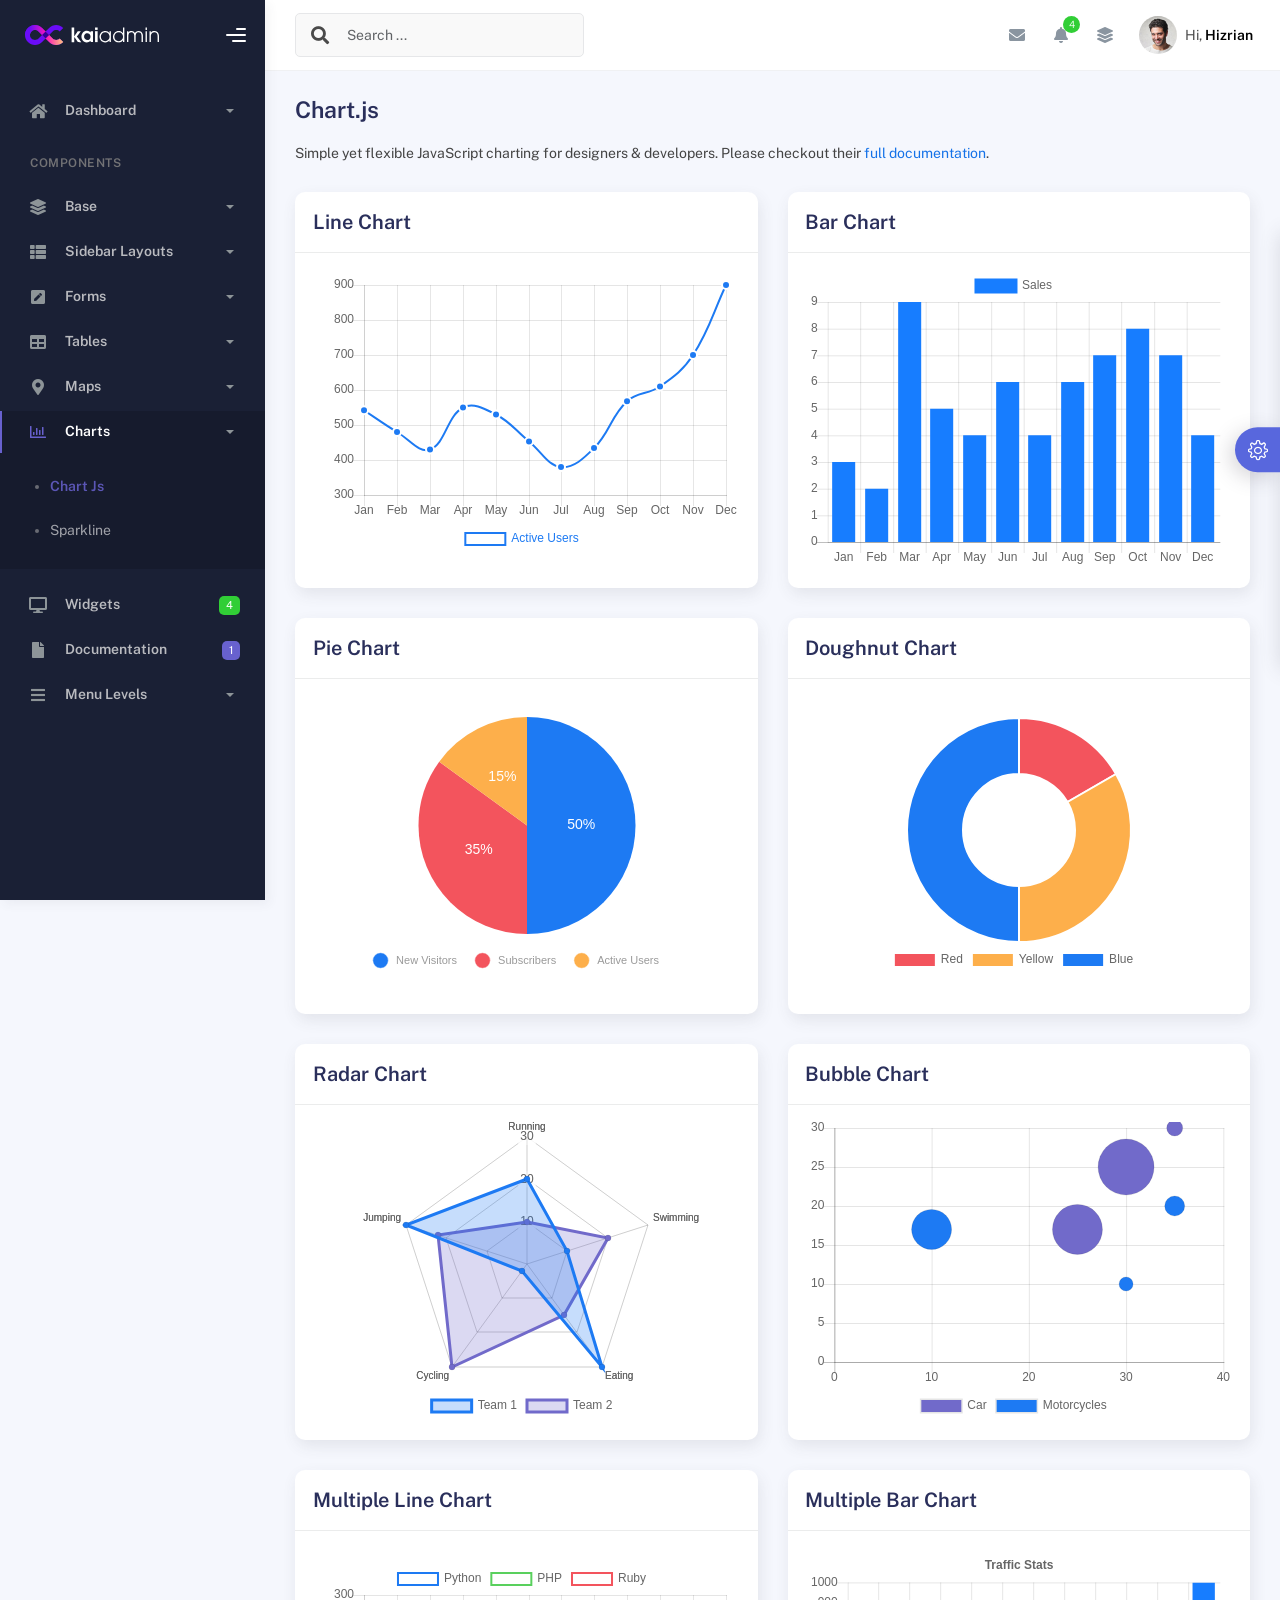
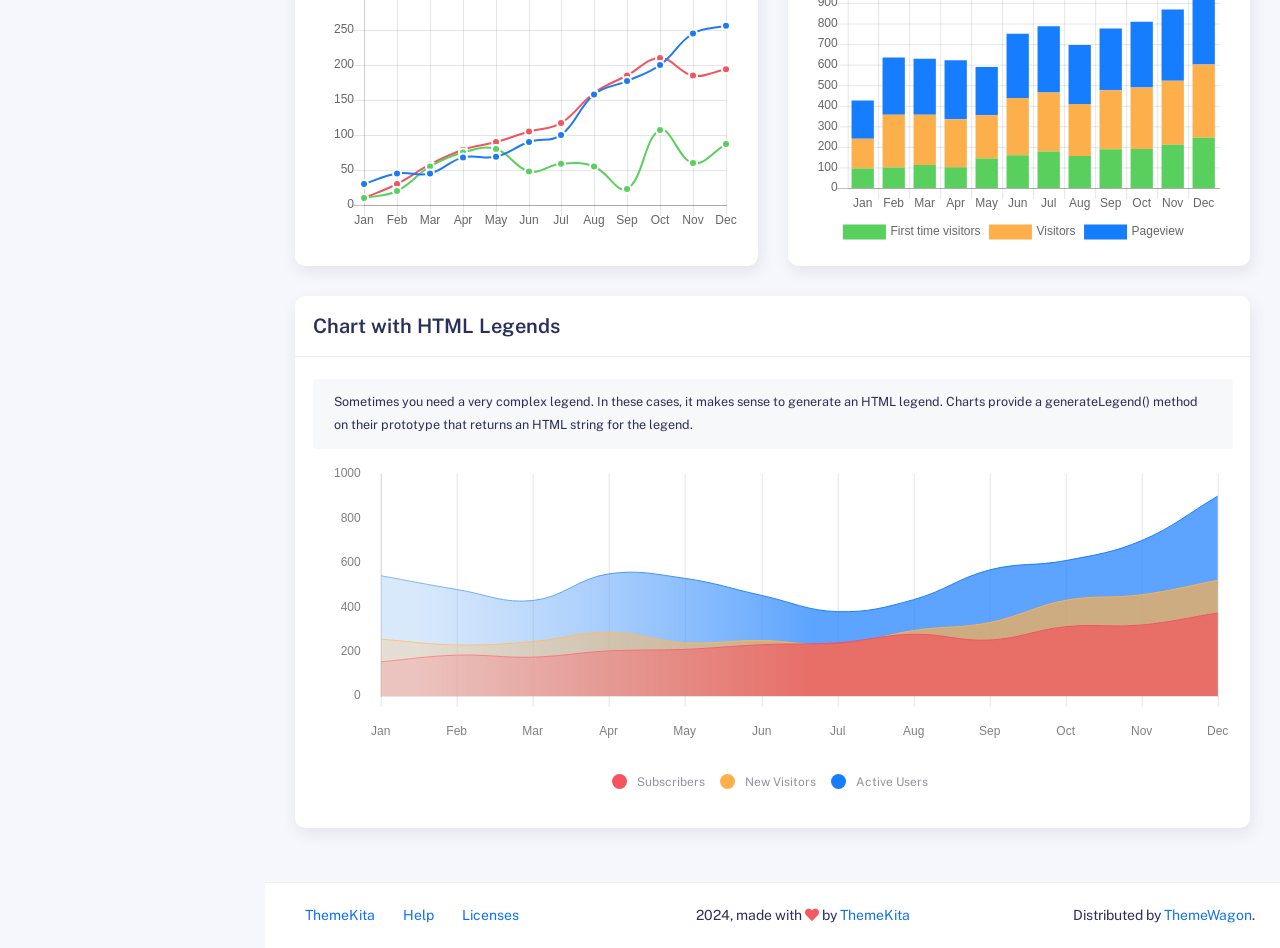
<file: charts/charts.html>
<!DOCTYPE html>
<html lang="en">
  <head>
    <meta http-equiv="X-UA-Compatible" content="IE=edge" />
    <title>Charts - Kaiadmin Bootstrap 5 Admin Dashboard</title>
    <meta
      content="width=device-width, initial-scale=1.0, shrink-to-fit=no"
      name="viewport"
    />
    <link
      rel="icon"
      href="../assets/img/kaiadmin/favicon.ico"
      type="image/x-icon"
    />

    <!-- Fonts and icons -->
    <script src="../assets/js/plugin/webfont/webfont.min.js"></script>
    <script>
      WebFont.load({
        google: { families: ["Public Sans:300,400,500,600,700"] },
        custom: {
          families: [
            "Font Awesome 5 Solid",
            "Font Awesome 5 Regular",
            "Font Awesome 5 Brands",
            "simple-line-icons",
          ],
          urls: ["../assets/css/fonts.min.css"],
        },
        active: function () {
          sessionStorage.fonts = true;
        },
      });
    </script>

    <!-- CSS Files -->
    <link rel="stylesheet" href="../assets/css/bootstrap.min.css" />
    <link rel="stylesheet" href="../assets/css/plugins.min.css" />
    <link rel="stylesheet" href="../assets/css/kaiadmin.min.css" />

    <!-- CSS Just for demo purpose, don't include it in your project -->
    <link rel="stylesheet" href="../assets/css/demo.css" />
  </head>
  <body>
    <div class="wrapper">
      <!-- Sidebar -->
      <div class="sidebar" data-background-color="dark">
        <div class="sidebar-logo">
          <!-- Logo Header -->
          <div class="logo-header" data-background-color="dark">
            <a href="../index.html" class="logo">
              <img
                src="../assets/img/kaiadmin/logo_light.svg"
                alt="navbar brand"
                class="navbar-brand"
                height="20"
              />
            </a>
            <div class="nav-toggle">
              <button class="btn btn-toggle toggle-sidebar">
                <i class="gg-menu-right"></i>
              </button>
              <button class="btn btn-toggle sidenav-toggler">
                <i class="gg-menu-left"></i>
              </button>
            </div>
            <button class="topbar-toggler more">
              <i class="gg-more-vertical-alt"></i>
            </button>
          </div>
          <!-- End Logo Header -->
        </div>
        <div class="sidebar-wrapper scrollbar scrollbar-inner">
          <div class="sidebar-content">
            <ul class="nav nav-secondary">
              <li class="nav-item">
                <a
                  data-bs-toggle="collapse"
                  href="#dashboard"
                  class="collapsed"
                  aria-expanded="false"
                >
                  <i class="fas fa-home"></i>
                  <p>Dashboard</p>
                  <span class="caret"></span>
                </a>
                <div class="collapse" id="dashboard">
                  <ul class="nav nav-collapse">
                    <li>
                      <a href="../../demo1/index.html">
                        <span class="sub-item">Dashboard 1</span>
                      </a>
                    </li>
                  </ul>
                </div>
              </li>
              <li class="nav-section">
                <span class="sidebar-mini-icon">
                  <i class="fa fa-ellipsis-h"></i>
                </span>
                <h4 class="text-section">Components</h4>
              </li>
              <li class="nav-item">
                <a data-bs-toggle="collapse" href="#base">
                  <i class="fas fa-layer-group"></i>
                  <p>Base</p>
                  <span class="caret"></span>
                </a>
                <div class="collapse" id="base">
                  <ul class="nav nav-collapse">
                    <li>
                      <a href="../components/avatars.html">
                        <span class="sub-item">Avatars</span>
                      </a>
                    </li>
                    <li>
                      <a href="../components/buttons.html">
                        <span class="sub-item">Buttons</span>
                      </a>
                    </li>
                    <li>
                      <a href="../components/gridsystem.html">
                        <span class="sub-item">Grid System</span>
                      </a>
                    </li>
                    <li>
                      <a href="../components/panels.html">
                        <span class="sub-item">Panels</span>
                      </a>
                    </li>
                    <li>
                      <a href="../components/notifications.html">
                        <span class="sub-item">Notifications</span>
                      </a>
                    </li>
                    <li>
                      <a href="../components/sweetalert.html">
                        <span class="sub-item">Sweet Alert</span>
                      </a>
                    </li>
                    <li>
                      <a href="../components/font-awesome-icons.html">
                        <span class="sub-item">Font Awesome Icons</span>
                      </a>
                    </li>
                    <li>
                      <a href="../components/simple-line-icons.html">
                        <span class="sub-item">Simple Line Icons</span>
                      </a>
                    </li>
                    <li>
                      <a href="../components/typography.html">
                        <span class="sub-item">Typography</span>
                      </a>
                    </li>
                  </ul>
                </div>
              </li>
              <li class="nav-item">
                <a data-bs-toggle="collapse" href="#sidebarLayouts">
                  <i class="fas fa-th-list"></i>
                  <p>Sidebar Layouts</p>
                  <span class="caret"></span>
                </a>
                <div class="collapse" id="sidebarLayouts">
                  <ul class="nav nav-collapse">
                    <li>
                      <a href="../sidebar-style-2.html">
                        <span class="sub-item">Sidebar Style 2</span>
                      </a>
                    </li>
                    <li>
                      <a href="../icon-menu.html">
                        <span class="sub-item">Icon Menu</span>
                      </a>
                    </li>
                  </ul>
                </div>
              </li>
              <li class="nav-item">
                <a data-bs-toggle="collapse" href="#forms">
                  <i class="fas fa-pen-square"></i>
                  <p>Forms</p>
                  <span class="caret"></span>
                </a>
                <div class="collapse" id="forms">
                  <ul class="nav nav-collapse">
                    <li>
                      <a href="../forms/forms.html">
                        <span class="sub-item">Basic Form</span>
                      </a>
                    </li>
                  </ul>
                </div>
              </li>
              <li class="nav-item">
                <a data-bs-toggle="collapse" href="#tables">
                  <i class="fas fa-table"></i>
                  <p>Tables</p>
                  <span class="caret"></span>
                </a>
                <div class="collapse" id="tables">
                  <ul class="nav nav-collapse">
                    <li>
                      <a href="../tables/tables.html">
                        <span class="sub-item">Basic Table</span>
                      </a>
                    </li>
                    <li>
                      <a href="../tables/datatables.html">
                        <span class="sub-item">Datatables</span>
                      </a>
                    </li>
                  </ul>
                </div>
              </li>
              <li class="nav-item">
                <a data-bs-toggle="collapse" href="#maps">
                  <i class="fas fa-map-marker-alt"></i>
                  <p>Maps</p>
                  <span class="caret"></span>
                </a>
                <div class="collapse" id="maps">
                  <ul class="nav nav-collapse">
                    <li>
                      <a href="../maps/googlemaps.html">
                        <span class="sub-item">Google Maps</span>
                      </a>
                    </li>
                    <li>
                      <a href="../maps/jsvectormap.html">
                        <span class="sub-item">Jsvectormap</span>
                      </a>
                    </li>
                  </ul>
                </div>
              </li>
              <li class="nav-item active submenu">
                <a data-bs-toggle="collapse" href="#charts">
                  <i class="far fa-chart-bar"></i>
                  <p>Charts</p>
                  <span class="caret"></span>
                </a>
                <div class="collapse show" id="charts">
                  <ul class="nav nav-collapse">
                    <li class="active">
                      <a href="../charts/charts.html">
                        <span class="sub-item">Chart Js</span>
                      </a>
                    </li>
                    <li>
                      <a href="../charts/sparkline.html">
                        <span class="sub-item">Sparkline</span>
                      </a>
                    </li>
                  </ul>
                </div>
              </li>
              <li class="nav-item">
                <a href="../widgets.html">
                  <i class="fas fa-desktop"></i>
                  <p>Widgets</p>
                  <span class="badge badge-success">4</span>
                </a>
              </li>
              <li class="nav-item">
                <a href="../../../documentation/index.html">
                  <i class="fas fa-file"></i>
                  <p>Documentation</p>
                  <span class="badge badge-secondary">1</span>
                </a>
              </li>
              <li class="nav-item">
                <a data-bs-toggle="collapse" href="#submenu">
                  <i class="fas fa-bars"></i>
                  <p>Menu Levels</p>
                  <span class="caret"></span>
                </a>
                <div class="collapse" id="submenu">
                  <ul class="nav nav-collapse">
                    <li>
                      <a data-bs-toggle="collapse" href="#subnav1">
                        <span class="sub-item">Level 1</span>
                        <span class="caret"></span>
                      </a>
                      <div class="collapse" id="subnav1">
                        <ul class="nav nav-collapse subnav">
                          <li>
                            <a href="#">
                              <span class="sub-item">Level 2</span>
                            </a>
                          </li>
                          <li>
                            <a href="#">
                              <span class="sub-item">Level 2</span>
                            </a>
                          </li>
                        </ul>
                      </div>
                    </li>
                    <li>
                      <a data-bs-toggle="collapse" href="#subnav2">
                        <span class="sub-item">Level 1</span>
                        <span class="caret"></span>
                      </a>
                      <div class="collapse" id="subnav2">
                        <ul class="nav nav-collapse subnav">
                          <li>
                            <a href="#">
                              <span class="sub-item">Level 2</span>
                            </a>
                          </li>
                        </ul>
                      </div>
                    </li>
                    <li>
                      <a href="#">
                        <span class="sub-item">Level 1</span>
                      </a>
                    </li>
                  </ul>
                </div>
              </li>
            </ul>
          </div>
        </div>
      </div>
      <!-- End Sidebar -->

      <div class="main-panel">
        <div class="main-header">
          <div class="main-header-logo">
            <!-- Logo Header -->
            <div class="logo-header" data-background-color="dark">
              <a href="../index.html" class="logo">
                <img
                  src="../assets/img/kaiadmin/logo_light.svg"
                  alt="navbar brand"
                  class="navbar-brand"
                  height="20"
                />
              </a>
              <div class="nav-toggle">
                <button class="btn btn-toggle toggle-sidebar">
                  <i class="gg-menu-right"></i>
                </button>
                <button class="btn btn-toggle sidenav-toggler">
                  <i class="gg-menu-left"></i>
                </button>
              </div>
              <button class="topbar-toggler more">
                <i class="gg-more-vertical-alt"></i>
              </button>
            </div>
            <!-- End Logo Header -->
          </div>
          <!-- Navbar Header -->
          <nav
            class="navbar navbar-header navbar-header-transparent navbar-expand-lg border-bottom"
          >
            <div class="container-fluid">
              <nav
                class="navbar navbar-header-left navbar-expand-lg navbar-form nav-search p-0 d-none d-lg-flex"
              >
                <div class="input-group">
                  <div class="input-group-prepend">
                    <button type="submit" class="btn btn-search pe-1">
                      <i class="fa fa-search search-icon"></i>
                    </button>
                  </div>
                  <input
                    type="text"
                    placeholder="Search ..."
                    class="form-control"
                  />
                </div>
              </nav>

              <ul class="navbar-nav topbar-nav ms-md-auto align-items-center">
                <li
                  class="nav-item topbar-icon dropdown hidden-caret d-flex d-lg-none"
                >
                  <a
                    class="nav-link dropdown-toggle"
                    data-bs-toggle="dropdown"
                    href="#"
                    role="button"
                    aria-expanded="false"
                    aria-haspopup="true"
                  >
                    <i class="fa fa-search"></i>
                  </a>
                  <ul class="dropdown-menu dropdown-search animated fadeIn">
                    <form class="navbar-left navbar-form nav-search">
                      <div class="input-group">
                        <input
                          type="text"
                          placeholder="Search ..."
                          class="form-control"
                        />
                      </div>
                    </form>
                  </ul>
                </li>
                <li class="nav-item topbar-icon dropdown hidden-caret">
                  <a
                    class="nav-link dropdown-toggle"
                    href="#"
                    id="messageDropdown"
                    role="button"
                    data-bs-toggle="dropdown"
                    aria-haspopup="true"
                    aria-expanded="false"
                  >
                    <i class="fa fa-envelope"></i>
                  </a>
                  <ul
                    class="dropdown-menu messages-notif-box animated fadeIn"
                    aria-labelledby="messageDropdown"
                  >
                    <li>
                      <div
                        class="dropdown-title d-flex justify-content-between align-items-center"
                      >
                        Messages
                        <a href="#" class="small">Mark all as read</a>
                      </div>
                    </li>
                    <li>
                      <div class="message-notif-scroll scrollbar-outer">
                        <div class="notif-center">
                          <a href="#">
                            <div class="notif-img">
                              <img
                                src="../assets/img/jm_denis.jpg"
                                alt="Img Profile"
                              />
                            </div>
                            <div class="notif-content">
                              <span class="subject">Jimmy Denis</span>
                              <span class="block"> How are you ? </span>
                              <span class="time">5 minutes ago</span>
                            </div>
                          </a>
                          <a href="#">
                            <div class="notif-img">
                              <img
                                src="../assets/img/chadengle.jpg"
                                alt="Img Profile"
                              />
                            </div>
                            <div class="notif-content">
                              <span class="subject">Chad</span>
                              <span class="block"> Ok, Thanks ! </span>
                              <span class="time">12 minutes ago</span>
                            </div>
                          </a>
                          <a href="#">
                            <div class="notif-img">
                              <img
                                src="../assets/img/mlane.jpg"
                                alt="Img Profile"
                              />
                            </div>
                            <div class="notif-content">
                              <span class="subject">Jhon Doe</span>
                              <span class="block">
                                Ready for the meeting today...
                              </span>
                              <span class="time">12 minutes ago</span>
                            </div>
                          </a>
                          <a href="#">
                            <div class="notif-img">
                              <img
                                src="../assets/img/talha.jpg"
                                alt="Img Profile"
                              />
                            </div>
                            <div class="notif-content">
                              <span class="subject">Talha</span>
                              <span class="block"> Hi, Apa Kabar ? </span>
                              <span class="time">17 minutes ago</span>
                            </div>
                          </a>
                        </div>
                      </div>
                    </li>
                    <li>
                      <a class="see-all" href="javascript:void(0);"
                        >See all messages<i class="fa fa-angle-right"></i>
                      </a>
                    </li>
                  </ul>
                </li>
                <li class="nav-item topbar-icon dropdown hidden-caret">
                  <a
                    class="nav-link dropdown-toggle"
                    href="#"
                    id="notifDropdown"
                    role="button"
                    data-bs-toggle="dropdown"
                    aria-haspopup="true"
                    aria-expanded="false"
                  >
                    <i class="fa fa-bell"></i>
                    <span class="notification">4</span>
                  </a>
                  <ul
                    class="dropdown-menu notif-box animated fadeIn"
                    aria-labelledby="notifDropdown"
                  >
                    <li>
                      <div class="dropdown-title">
                        You have 4 new notification
                      </div>
                    </li>
                    <li>
                      <div class="notif-scroll scrollbar-outer">
                        <div class="notif-center">
                          <a href="#">
                            <div class="notif-icon notif-primary">
                              <i class="fa fa-user-plus"></i>
                            </div>
                            <div class="notif-content">
                              <span class="block"> New user registered </span>
                              <span class="time">5 minutes ago</span>
                            </div>
                          </a>
                          <a href="#">
                            <div class="notif-icon notif-success">
                              <i class="fa fa-comment"></i>
                            </div>
                            <div class="notif-content">
                              <span class="block">
                                Rahmad commented on Admin
                              </span>
                              <span class="time">12 minutes ago</span>
                            </div>
                          </a>
                          <a href="#">
                            <div class="notif-img">
                              <img
                                src="../assets/img/profile2.jpg"
                                alt="Img Profile"
                              />
                            </div>
                            <div class="notif-content">
                              <span class="block">
                                Reza send messages to you
                              </span>
                              <span class="time">12 minutes ago</span>
                            </div>
                          </a>
                          <a href="#">
                            <div class="notif-icon notif-danger">
                              <i class="fa fa-heart"></i>
                            </div>
                            <div class="notif-content">
                              <span class="block"> Farrah liked Admin </span>
                              <span class="time">17 minutes ago</span>
                            </div>
                          </a>
                        </div>
                      </div>
                    </li>
                    <li>
                      <a class="see-all" href="javascript:void(0);"
                        >See all notifications<i class="fa fa-angle-right"></i>
                      </a>
                    </li>
                  </ul>
                </li>
                <li class="nav-item topbar-icon dropdown hidden-caret">
                  <a
                    class="nav-link"
                    data-bs-toggle="dropdown"
                    href="#"
                    aria-expanded="false"
                  >
                    <i class="fas fa-layer-group"></i>
                  </a>
                  <div class="dropdown-menu quick-actions animated fadeIn">
                    <div class="quick-actions-header">
                      <span class="title mb-1">Quick Actions</span>
                      <span class="subtitle op-7">Shortcuts</span>
                    </div>
                    <div class="quick-actions-scroll scrollbar-outer">
                      <div class="quick-actions-items">
                        <div class="row m-0">
                          <a class="col-6 col-md-4 p-0" href="#">
                            <div class="quick-actions-item">
                              <div class="avatar-item bg-danger rounded-circle">
                                <i class="far fa-calendar-alt"></i>
                              </div>
                              <span class="text">Calendar</span>
                            </div>
                          </a>
                          <a class="col-6 col-md-4 p-0" href="#">
                            <div class="quick-actions-item">
                              <div
                                class="avatar-item bg-warning rounded-circle"
                              >
                                <i class="fas fa-map"></i>
                              </div>
                              <span class="text">Maps</span>
                            </div>
                          </a>
                          <a class="col-6 col-md-4 p-0" href="#">
                            <div class="quick-actions-item">
                              <div class="avatar-item bg-info rounded-circle">
                                <i class="fas fa-file-excel"></i>
                              </div>
                              <span class="text">Reports</span>
                            </div>
                          </a>
                          <a class="col-6 col-md-4 p-0" href="#">
                            <div class="quick-actions-item">
                              <div
                                class="avatar-item bg-success rounded-circle"
                              >
                                <i class="fas fa-envelope"></i>
                              </div>
                              <span class="text">Emails</span>
                            </div>
                          </a>
                          <a class="col-6 col-md-4 p-0" href="#">
                            <div class="quick-actions-item">
                              <div
                                class="avatar-item bg-primary rounded-circle"
                              >
                                <i class="fas fa-file-invoice-dollar"></i>
                              </div>
                              <span class="text">Invoice</span>
                            </div>
                          </a>
                          <a class="col-6 col-md-4 p-0" href="#">
                            <div class="quick-actions-item">
                              <div
                                class="avatar-item bg-secondary rounded-circle"
                              >
                                <i class="fas fa-credit-card"></i>
                              </div>
                              <span class="text">Payments</span>
                            </div>
                          </a>
                        </div>
                      </div>
                    </div>
                  </div>
                </li>

                <li class="nav-item topbar-user dropdown hidden-caret">
                  <a
                    class="dropdown-toggle profile-pic"
                    data-bs-toggle="dropdown"
                    href="#"
                    aria-expanded="false"
                  >
                    <div class="avatar-sm">
                      <img
                        src="../assets/img/profile.jpg"
                        alt="..."
                        class="avatar-img rounded-circle"
                      />
                    </div>
                    <span class="profile-username">
                      <span class="op-7">Hi,</span>
                      <span class="fw-bold">Hizrian</span>
                    </span>
                  </a>
                  <ul class="dropdown-menu dropdown-user animated fadeIn">
                    <div class="dropdown-user-scroll scrollbar-outer">
                      <li>
                        <div class="user-box">
                          <div class="avatar-lg">
                            <img
                              src="../assets/img/profile.jpg"
                              alt="image profile"
                              class="avatar-img rounded"
                            />
                          </div>
                          <div class="u-text">
                            <h4>Hizrian</h4>
                            <p class="text-muted">hello@example.com</p>
                            <a
                              href="profile.html"
                              class="btn btn-xs btn-secondary btn-sm"
                              >View Profile</a
                            >
                          </div>
                        </div>
                      </li>
                      <li>
                        <div class="dropdown-divider"></div>
                        <a class="dropdown-item" href="#">My Profile</a>
                        <a class="dropdown-item" href="#">My Balance</a>
                        <a class="dropdown-item" href="#">Inbox</a>
                        <div class="dropdown-divider"></div>
                        <a class="dropdown-item" href="#">Account Setting</a>
                        <div class="dropdown-divider"></div>
                        <a class="dropdown-item" href="#">Logout</a>
                      </li>
                    </div>
                  </ul>
                </li>
              </ul>
            </div>
          </nav>
          <!-- End Navbar -->
        </div>

        <div class="container">
          <div class="page-inner">
            <h3 class="fw-bold mb-3">Chart.js</h3>
            <div class="page-category">
              Simple yet flexible JavaScript charting for designers &
              developers. Please checkout their
              <a href="http://www.chartjs.org/" target="_blank"
                >full documentation</a
              >.
            </div>
            <div class="row">
              <div class="col-md-6">
                <div class="card">
                  <div class="card-header">
                    <div class="card-title">Line Chart</div>
                  </div>
                  <div class="card-body">
                    <div class="chart-container">
                      <canvas id="lineChart"></canvas>
                    </div>
                  </div>
                </div>
              </div>
              <div class="col-md-6">
                <div class="card">
                  <div class="card-header">
                    <div class="card-title">Bar Chart</div>
                  </div>
                  <div class="card-body">
                    <div class="chart-container">
                      <canvas id="barChart"></canvas>
                    </div>
                  </div>
                </div>
              </div>
              <div class="col-md-6">
                <div class="card">
                  <div class="card-header">
                    <div class="card-title">Pie Chart</div>
                  </div>
                  <div class="card-body">
                    <div class="chart-container">
                      <canvas
                        id="pieChart"
                        style="width: 50%; height: 50%"
                      ></canvas>
                    </div>
                  </div>
                </div>
              </div>
              <div class="col-md-6">
                <div class="card">
                  <div class="card-header">
                    <div class="card-title">Doughnut Chart</div>
                  </div>
                  <div class="card-body">
                    <div class="chart-container">
                      <canvas
                        id="doughnutChart"
                        style="width: 50%; height: 50%"
                      ></canvas>
                    </div>
                  </div>
                </div>
              </div>
              <div class="col-md-6">
                <div class="card">
                  <div class="card-header">
                    <div class="card-title">Radar Chart</div>
                  </div>
                  <div class="card-body">
                    <div class="chart-container">
                      <canvas id="radarChart"></canvas>
                    </div>
                  </div>
                </div>
              </div>
              <div class="col-md-6">
                <div class="card">
                  <div class="card-header">
                    <div class="card-title">Bubble Chart</div>
                  </div>
                  <div class="card-body">
                    <div class="chart-container">
                      <canvas id="bubbleChart"></canvas>
                    </div>
                  </div>
                </div>
              </div>
              <div class="col-md-6">
                <div class="card">
                  <div class="card-header">
                    <div class="card-title">Multiple Line Chart</div>
                  </div>
                  <div class="card-body">
                    <div class="chart-container">
                      <canvas id="multipleLineChart"></canvas>
                    </div>
                  </div>
                </div>
              </div>
              <div class="col-md-6">
                <div class="card">
                  <div class="card-header">
                    <div class="card-title">Multiple Bar Chart</div>
                  </div>
                  <div class="card-body">
                    <div class="chart-container">
                      <canvas id="multipleBarChart"></canvas>
                    </div>
                  </div>
                </div>
              </div>
              <div class="col-md-12">
                <div class="card">
                  <div class="card-header">
                    <div class="card-title">Chart with HTML Legends</div>
                  </div>
                  <div class="card-body">
                    <div class="card-sub">
                      Sometimes you need a very complex legend. In these cases,
                      it makes sense to generate an HTML legend. Charts provide
                      a generateLegend() method on their prototype that returns
                      an HTML string for the legend.
                    </div>
                    <div class="chart-container">
                      <canvas id="htmlLegendsChart"></canvas>
                    </div>
                    <div id="myChartLegend"></div>
                  </div>
                </div>
              </div>
            </div>
          </div>
        </div>

        <footer class="footer">
          <div class="container-fluid d-flex justify-content-between">
            <nav class="pull-left">
              <ul class="nav">
                <li class="nav-item">
                  <a class="nav-link" href="http://www.themekita.com">
                    ThemeKita
                  </a>
                </li>
                <li class="nav-item">
                  <a class="nav-link" href="#"> Help </a>
                </li>
                <li class="nav-item">
                  <a class="nav-link" href="#"> Licenses </a>
                </li>
              </ul>
            </nav>
            <div class="copyright">
              2024, made with <i class="fa fa-heart heart text-danger"></i> by
              <a href="http://www.themekita.com">ThemeKita</a>
            </div>
            <div>
              Distributed by
              <a target="_blank" href="https://themewagon.com/">ThemeWagon</a>.
            </div>
          </div>
        </footer>
      </div>

      <!-- Custom template | don't include it in your project! -->
      <div class="custom-template">
        <div class="title">Settings</div>
        <div class="custom-content">
          <div class="switcher">
            <div class="switch-block">
              <h4>Logo Header</h4>
              <div class="btnSwitch">
                <button
                  type="button"
                  class="selected changeLogoHeaderColor"
                  data-color="dark"
                ></button>
                <button
                  type="button"
                  class="selected changeLogoHeaderColor"
                  data-color="blue"
                ></button>
                <button
                  type="button"
                  class="changeLogoHeaderColor"
                  data-color="purple"
                ></button>
                <button
                  type="button"
                  class="changeLogoHeaderColor"
                  data-color="light-blue"
                ></button>
                <button
                  type="button"
                  class="changeLogoHeaderColor"
                  data-color="green"
                ></button>
                <button
                  type="button"
                  class="changeLogoHeaderColor"
                  data-color="orange"
                ></button>
                <button
                  type="button"
                  class="changeLogoHeaderColor"
                  data-color="red"
                ></button>
                <button
                  type="button"
                  class="changeLogoHeaderColor"
                  data-color="white"
                ></button>
                <br />
                <button
                  type="button"
                  class="changeLogoHeaderColor"
                  data-color="dark2"
                ></button>
                <button
                  type="button"
                  class="changeLogoHeaderColor"
                  data-color="blue2"
                ></button>
                <button
                  type="button"
                  class="changeLogoHeaderColor"
                  data-color="purple2"
                ></button>
                <button
                  type="button"
                  class="changeLogoHeaderColor"
                  data-color="light-blue2"
                ></button>
                <button
                  type="button"
                  class="changeLogoHeaderColor"
                  data-color="green2"
                ></button>
                <button
                  type="button"
                  class="changeLogoHeaderColor"
                  data-color="orange2"
                ></button>
                <button
                  type="button"
                  class="changeLogoHeaderColor"
                  data-color="red2"
                ></button>
              </div>
            </div>
            <div class="switch-block">
              <h4>Navbar Header</h4>
              <div class="btnSwitch">
                <button
                  type="button"
                  class="changeTopBarColor"
                  data-color="dark"
                ></button>
                <button
                  type="button"
                  class="changeTopBarColor"
                  data-color="blue"
                ></button>
                <button
                  type="button"
                  class="changeTopBarColor"
                  data-color="purple"
                ></button>
                <button
                  type="button"
                  class="changeTopBarColor"
                  data-color="light-blue"
                ></button>
                <button
                  type="button"
                  class="changeTopBarColor"
                  data-color="green"
                ></button>
                <button
                  type="button"
                  class="changeTopBarColor"
                  data-color="orange"
                ></button>
                <button
                  type="button"
                  class="changeTopBarColor"
                  data-color="red"
                ></button>
                <button
                  type="button"
                  class="changeTopBarColor"
                  data-color="white"
                ></button>
                <br />
                <button
                  type="button"
                  class="changeTopBarColor"
                  data-color="dark2"
                ></button>
                <button
                  type="button"
                  class="selected changeTopBarColor"
                  data-color="blue2"
                ></button>
                <button
                  type="button"
                  class="changeTopBarColor"
                  data-color="purple2"
                ></button>
                <button
                  type="button"
                  class="changeTopBarColor"
                  data-color="light-blue2"
                ></button>
                <button
                  type="button"
                  class="changeTopBarColor"
                  data-color="green2"
                ></button>
                <button
                  type="button"
                  class="changeTopBarColor"
                  data-color="orange2"
                ></button>
                <button
                  type="button"
                  class="changeTopBarColor"
                  data-color="red2"
                ></button>
              </div>
            </div>
            <div class="switch-block">
              <h4>Sidebar</h4>
              <div class="btnSwitch">
                <button
                  type="button"
                  class="selected changeSideBarColor"
                  data-color="white"
                ></button>
                <button
                  type="button"
                  class="changeSideBarColor"
                  data-color="dark"
                ></button>
                <button
                  type="button"
                  class="changeSideBarColor"
                  data-color="dark2"
                ></button>
              </div>
            </div>
          </div>
        </div>
        <div class="custom-toggle">
          <i class="icon-settings"></i>
        </div>
      </div>
      <!-- End Custom template -->
    </div>
    <!--   Core JS Files   -->
    <script src="../assets/js/core/jquery-3.7.1.min.js"></script>
    <script src="../assets/js/core/popper.min.js"></script>
    <script src="../assets/js/core/bootstrap.min.js"></script>
    <!-- Chart JS -->
    <script src="../assets/js/plugin/chart.js/chart.min.js"></script>
    <!-- jQuery Scrollbar -->
    <script src="../assets/js/plugin/jquery-scrollbar/jquery.scrollbar.min.js"></script>
    <!-- Kaiadmin JS -->
    <script src="../assets/js/kaiadmin.min.js"></script>
    <!-- Kaiadmin DEMO methods, don't include it in your project! -->
    <script src="../assets/js/setting-demo2.js"></script>
    <script>
      var lineChart = document.getElementById("lineChart").getContext("2d"),
        barChart = document.getElementById("barChart").getContext("2d"),
        pieChart = document.getElementById("pieChart").getContext("2d"),
        doughnutChart = document
          .getElementById("doughnutChart")
          .getContext("2d"),
        radarChart = document.getElementById("radarChart").getContext("2d"),
        bubbleChart = document.getElementById("bubbleChart").getContext("2d"),
        multipleLineChart = document
          .getElementById("multipleLineChart")
          .getContext("2d"),
        multipleBarChart = document
          .getElementById("multipleBarChart")
          .getContext("2d"),
        htmlLegendsChart = document
          .getElementById("htmlLegendsChart")
          .getContext("2d");

      var myLineChart = new Chart(lineChart, {
        type: "line",
        data: {
          labels: [
            "Jan",
            "Feb",
            "Mar",
            "Apr",
            "May",
            "Jun",
            "Jul",
            "Aug",
            "Sep",
            "Oct",
            "Nov",
            "Dec",
          ],
          datasets: [
            {
              label: "Active Users",
              borderColor: "#1d7af3",
              pointBorderColor: "#FFF",
              pointBackgroundColor: "#1d7af3",
              pointBorderWidth: 2,
              pointHoverRadius: 4,
              pointHoverBorderWidth: 1,
              pointRadius: 4,
              backgroundColor: "transparent",
              fill: true,
              borderWidth: 2,
              data: [
                542, 480, 430, 550, 530, 453, 380, 434, 568, 610, 700, 900,
              ],
            },
          ],
        },
        options: {
          responsive: true,
          maintainAspectRatio: false,
          legend: {
            position: "bottom",
            labels: {
              padding: 10,
              fontColor: "#1d7af3",
            },
          },
          tooltips: {
            bodySpacing: 4,
            mode: "nearest",
            intersect: 0,
            position: "nearest",
            xPadding: 10,
            yPadding: 10,
            caretPadding: 10,
          },
          layout: {
            padding: { left: 15, right: 15, top: 15, bottom: 15 },
          },
        },
      });

      var myBarChart = new Chart(barChart, {
        type: "bar",
        data: {
          labels: [
            "Jan",
            "Feb",
            "Mar",
            "Apr",
            "May",
            "Jun",
            "Jul",
            "Aug",
            "Sep",
            "Oct",
            "Nov",
            "Dec",
          ],
          datasets: [
            {
              label: "Sales",
              backgroundColor: "rgb(23, 125, 255)",
              borderColor: "rgb(23, 125, 255)",
              data: [3, 2, 9, 5, 4, 6, 4, 6, 7, 8, 7, 4],
            },
          ],
        },
        options: {
          responsive: true,
          maintainAspectRatio: false,
          scales: {
            yAxes: [
              {
                ticks: {
                  beginAtZero: true,
                },
              },
            ],
          },
        },
      });

      var myPieChart = new Chart(pieChart, {
        type: "pie",
        data: {
          datasets: [
            {
              data: [50, 35, 15],
              backgroundColor: ["#1d7af3", "#f3545d", "#fdaf4b"],
              borderWidth: 0,
            },
          ],
          labels: ["New Visitors", "Subscribers", "Active Users"],
        },
        options: {
          responsive: true,
          maintainAspectRatio: false,
          legend: {
            position: "bottom",
            labels: {
              fontColor: "rgb(154, 154, 154)",
              fontSize: 11,
              usePointStyle: true,
              padding: 20,
            },
          },
          pieceLabel: {
            render: "percentage",
            fontColor: "white",
            fontSize: 14,
          },
          tooltips: false,
          layout: {
            padding: {
              left: 20,
              right: 20,
              top: 20,
              bottom: 20,
            },
          },
        },
      });

      var myDoughnutChart = new Chart(doughnutChart, {
        type: "doughnut",
        data: {
          datasets: [
            {
              data: [10, 20, 30],
              backgroundColor: ["#f3545d", "#fdaf4b", "#1d7af3"],
            },
          ],

          labels: ["Red", "Yellow", "Blue"],
        },
        options: {
          responsive: true,
          maintainAspectRatio: false,
          legend: {
            position: "bottom",
          },
          layout: {
            padding: {
              left: 20,
              right: 20,
              top: 20,
              bottom: 20,
            },
          },
        },
      });

      var myRadarChart = new Chart(radarChart, {
        type: "radar",
        data: {
          labels: ["Running", "Swimming", "Eating", "Cycling", "Jumping"],
          datasets: [
            {
              data: [20, 10, 30, 2, 30],
              borderColor: "#1d7af3",
              backgroundColor: "rgba(29, 122, 243, 0.25)",
              pointBackgroundColor: "#1d7af3",
              pointHoverRadius: 4,
              pointRadius: 3,
              label: "Team 1",
            },
            {
              data: [10, 20, 15, 30, 22],
              borderColor: "#716aca",
              backgroundColor: "rgba(113, 106, 202, 0.25)",
              pointBackgroundColor: "#716aca",
              pointHoverRadius: 4,
              pointRadius: 3,
              label: "Team 2",
            },
          ],
        },
        options: {
          responsive: true,
          maintainAspectRatio: false,
          legend: {
            position: "bottom",
          },
        },
      });

      var myBubbleChart = new Chart(bubbleChart, {
        type: "bubble",
        data: {
          datasets: [
            {
              label: "Car",
              data: [
                { x: 25, y: 17, r: 25 },
                { x: 30, y: 25, r: 28 },
                { x: 35, y: 30, r: 8 },
              ],
              backgroundColor: "#716aca",
            },
            {
              label: "Motorcycles",
              data: [
                { x: 10, y: 17, r: 20 },
                { x: 30, y: 10, r: 7 },
                { x: 35, y: 20, r: 10 },
              ],
              backgroundColor: "#1d7af3",
            },
          ],
        },
        options: {
          responsive: true,
          maintainAspectRatio: false,
          legend: {
            position: "bottom",
          },
          scales: {
            yAxes: [
              {
                ticks: {
                  beginAtZero: true,
                },
              },
            ],
            xAxes: [
              {
                ticks: {
                  beginAtZero: true,
                },
              },
            ],
          },
        },
      });

      var myMultipleLineChart = new Chart(multipleLineChart, {
        type: "line",
        data: {
          labels: [
            "Jan",
            "Feb",
            "Mar",
            "Apr",
            "May",
            "Jun",
            "Jul",
            "Aug",
            "Sep",
            "Oct",
            "Nov",
            "Dec",
          ],
          datasets: [
            {
              label: "Python",
              borderColor: "#1d7af3",
              pointBorderColor: "#FFF",
              pointBackgroundColor: "#1d7af3",
              pointBorderWidth: 2,
              pointHoverRadius: 4,
              pointHoverBorderWidth: 1,
              pointRadius: 4,
              backgroundColor: "transparent",
              fill: true,
              borderWidth: 2,
              data: [30, 45, 45, 68, 69, 90, 100, 158, 177, 200, 245, 256],
            },
            {
              label: "PHP",
              borderColor: "#59d05d",
              pointBorderColor: "#FFF",
              pointBackgroundColor: "#59d05d",
              pointBorderWidth: 2,
              pointHoverRadius: 4,
              pointHoverBorderWidth: 1,
              pointRadius: 4,
              backgroundColor: "transparent",
              fill: true,
              borderWidth: 2,
              data: [10, 20, 55, 75, 80, 48, 59, 55, 23, 107, 60, 87],
            },
            {
              label: "Ruby",
              borderColor: "#f3545d",
              pointBorderColor: "#FFF",
              pointBackgroundColor: "#f3545d",
              pointBorderWidth: 2,
              pointHoverRadius: 4,
              pointHoverBorderWidth: 1,
              pointRadius: 4,
              backgroundColor: "transparent",
              fill: true,
              borderWidth: 2,
              data: [10, 30, 58, 79, 90, 105, 117, 160, 185, 210, 185, 194],
            },
          ],
        },
        options: {
          responsive: true,
          maintainAspectRatio: false,
          legend: {
            position: "top",
          },
          tooltips: {
            bodySpacing: 4,
            mode: "nearest",
            intersect: 0,
            position: "nearest",
            xPadding: 10,
            yPadding: 10,
            caretPadding: 10,
          },
          layout: {
            padding: { left: 15, right: 15, top: 15, bottom: 15 },
          },
        },
      });

      var myMultipleBarChart = new Chart(multipleBarChart, {
        type: "bar",
        data: {
          labels: [
            "Jan",
            "Feb",
            "Mar",
            "Apr",
            "May",
            "Jun",
            "Jul",
            "Aug",
            "Sep",
            "Oct",
            "Nov",
            "Dec",
          ],
          datasets: [
            {
              label: "First time visitors",
              backgroundColor: "#59d05d",
              borderColor: "#59d05d",
              data: [95, 100, 112, 101, 144, 159, 178, 156, 188, 190, 210, 245],
            },
            {
              label: "Visitors",
              backgroundColor: "#fdaf4b",
              borderColor: "#fdaf4b",
              data: [
                145, 256, 244, 233, 210, 279, 287, 253, 287, 299, 312, 356,
              ],
            },
            {
              label: "Pageview",
              backgroundColor: "#177dff",
              borderColor: "#177dff",
              data: [
                185, 279, 273, 287, 234, 312, 322, 286, 301, 320, 346, 399,
              ],
            },
          ],
        },
        options: {
          responsive: true,
          maintainAspectRatio: false,
          legend: {
            position: "bottom",
          },
          title: {
            display: true,
            text: "Traffic Stats",
          },
          tooltips: {
            mode: "index",
            intersect: false,
          },
          responsive: true,
          scales: {
            xAxes: [
              {
                stacked: true,
              },
            ],
            yAxes: [
              {
                stacked: true,
              },
            ],
          },
        },
      });

      // Chart with HTML Legends

      var gradientStroke = htmlLegendsChart.createLinearGradient(
        500,
        0,
        100,
        0
      );
      gradientStroke.addColorStop(0, "#177dff");
      gradientStroke.addColorStop(1, "#80b6f4");

      var gradientFill = htmlLegendsChart.createLinearGradient(500, 0, 100, 0);
      gradientFill.addColorStop(0, "rgba(23, 125, 255, 0.7)");
      gradientFill.addColorStop(1, "rgba(128, 182, 244, 0.3)");

      var gradientStroke2 = htmlLegendsChart.createLinearGradient(
        500,
        0,
        100,
        0
      );
      gradientStroke2.addColorStop(0, "#f3545d");
      gradientStroke2.addColorStop(1, "#ff8990");

      var gradientFill2 = htmlLegendsChart.createLinearGradient(500, 0, 100, 0);
      gradientFill2.addColorStop(0, "rgba(243, 84, 93, 0.7)");
      gradientFill2.addColorStop(1, "rgba(255, 137, 144, 0.3)");

      var gradientStroke3 = htmlLegendsChart.createLinearGradient(
        500,
        0,
        100,
        0
      );
      gradientStroke3.addColorStop(0, "#fdaf4b");
      gradientStroke3.addColorStop(1, "#ffc478");

      var gradientFill3 = htmlLegendsChart.createLinearGradient(500, 0, 100, 0);
      gradientFill3.addColorStop(0, "rgba(253, 175, 75, 0.7)");
      gradientFill3.addColorStop(1, "rgba(255, 196, 120, 0.3)");

      var myHtmlLegendsChart = new Chart(htmlLegendsChart, {
        type: "line",
        data: {
          labels: [
            "Jan",
            "Feb",
            "Mar",
            "Apr",
            "May",
            "Jun",
            "Jul",
            "Aug",
            "Sep",
            "Oct",
            "Nov",
            "Dec",
          ],
          datasets: [
            {
              label: "Subscribers",
              borderColor: gradientStroke2,
              pointBackgroundColor: gradientStroke2,
              pointRadius: 0,
              backgroundColor: gradientFill2,
              legendColor: "#f3545d",
              fill: true,
              borderWidth: 1,
              data: [
                154, 184, 175, 203, 210, 231, 240, 278, 252, 312, 320, 374,
              ],
            },
            {
              label: "New Visitors",
              borderColor: gradientStroke3,
              pointBackgroundColor: gradientStroke3,
              pointRadius: 0,
              backgroundColor: gradientFill3,
              legendColor: "#fdaf4b",
              fill: true,
              borderWidth: 1,
              data: [
                256, 230, 245, 287, 240, 250, 230, 295, 331, 431, 456, 521,
              ],
            },
            {
              label: "Active Users",
              borderColor: gradientStroke,
              pointBackgroundColor: gradientStroke,
              pointRadius: 0,
              backgroundColor: gradientFill,
              legendColor: "#177dff",
              fill: true,
              borderWidth: 1,
              data: [
                542, 480, 430, 550, 530, 453, 380, 434, 568, 610, 700, 900,
              ],
            },
          ],
        },
        options: {
          responsive: true,
          maintainAspectRatio: false,
          legend: {
            display: false,
          },
          tooltips: {
            bodySpacing: 4,
            mode: "nearest",
            intersect: 0,
            position: "nearest",
            xPadding: 10,
            yPadding: 10,
            caretPadding: 10,
          },
          layout: {
            padding: { left: 15, right: 15, top: 15, bottom: 15 },
          },
          scales: {
            yAxes: [
              {
                ticks: {
                  fontColor: "rgba(0,0,0,0.5)",
                  fontStyle: "500",
                  beginAtZero: false,
                  maxTicksLimit: 5,
                  padding: 20,
                },
                gridLines: {
                  drawTicks: false,
                  display: false,
                },
              },
            ],
            xAxes: [
              {
                gridLines: {
                  zeroLineColor: "transparent",
                },
                ticks: {
                  padding: 20,
                  fontColor: "rgba(0,0,0,0.5)",
                  fontStyle: "500",
                },
              },
            ],
          },
          legendCallback: function (chart) {
            var text = [];
            text.push('<ul class="' + chart.id + '-legend html-legend">');
            for (var i = 0; i < chart.data.datasets.length; i++) {
              text.push(
                '<li><span style="background-color:' +
                  chart.data.datasets[i].legendColor +
                  '"></span>'
              );
              if (chart.data.datasets[i].label) {
                text.push(chart.data.datasets[i].label);
              }
              text.push("</li>");
            }
            text.push("</ul>");
            return text.join("");
          },
        },
      });

      var myLegendContainer = document.getElementById("myChartLegend");

      // generate HTML legend
      myLegendContainer.innerHTML = myHtmlLegendsChart.generateLegend();

      // bind onClick event to all LI-tags of the legend
      var legendItems = myLegendContainer.getElementsByTagName("li");
      for (var i = 0; i < legendItems.length; i += 1) {
        legendItems[i].addEventListener("click", legendClickCallback, false);
      }
    </script>
  </body>
</html>
</file>
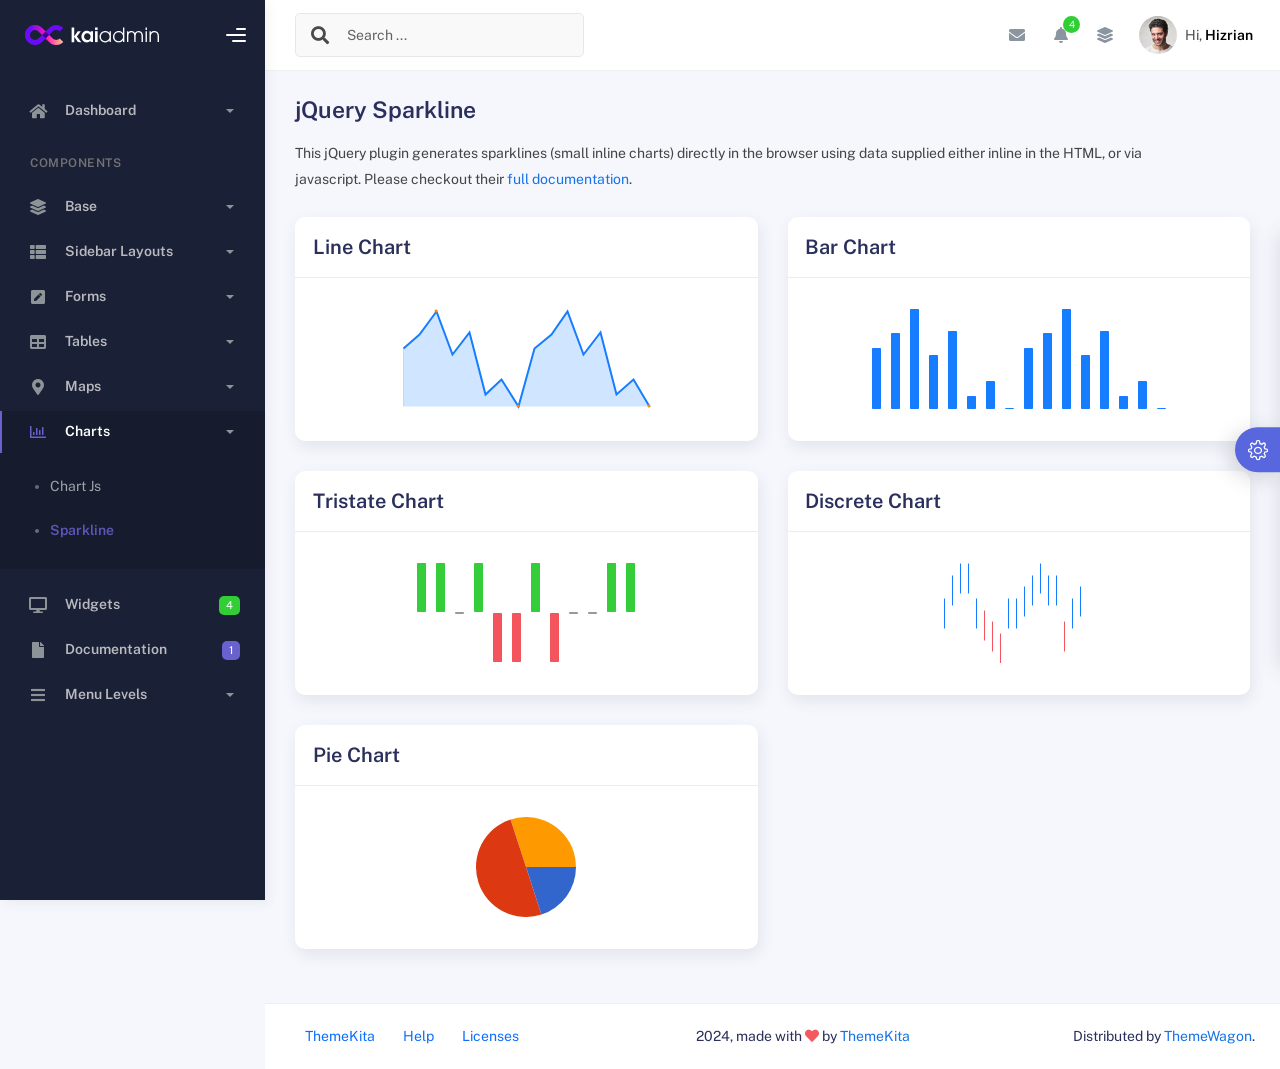
<file: charts/sparkline.html>
<!DOCTYPE html>
<html lang="en">
  <head>
    <meta http-equiv="X-UA-Compatible" content="IE=edge" />
    <title>Sparkline - Kaiadmin Bootstrap 5 Admin Dashboard</title>
    <meta
      content="width=device-width, initial-scale=1.0, shrink-to-fit=no"
      name="viewport"
    />
    <link
      rel="icon"
      href="../assets/img/kaiadmin/favicon.ico"
      type="image/x-icon"
    />

    <!-- Fonts and icons -->
    <script src="../assets/js/plugin/webfont/webfont.min.js"></script>
    <script>
      WebFont.load({
        google: { families: ["Public Sans:300,400,500,600,700"] },
        custom: {
          families: [
            "Font Awesome 5 Solid",
            "Font Awesome 5 Regular",
            "Font Awesome 5 Brands",
            "simple-line-icons",
          ],
          urls: ["../assets/css/fonts.min.css"],
        },
        active: function () {
          sessionStorage.fonts = true;
        },
      });
    </script>

    <!-- CSS Files -->
    <link rel="stylesheet" href="../assets/css/bootstrap.min.css" />
    <link rel="stylesheet" href="../assets/css/plugins.min.css" />
    <link rel="stylesheet" href="../assets/css/kaiadmin.min.css" />

    <!-- CSS Just for demo purpose, don't include it in your project -->
    <link rel="stylesheet" href="../assets/css/demo.css" />
  </head>
  <body>
    <div class="wrapper">
      <!-- Sidebar -->
      <div class="sidebar" data-background-color="dark">
        <div class="sidebar-logo">
          <!-- Logo Header -->
          <div class="logo-header" data-background-color="dark">
            <a href="../index.html" class="logo">
              <img
                src="../assets/img/kaiadmin/logo_light.svg"
                alt="navbar brand"
                class="navbar-brand"
                height="20"
              />
            </a>
            <div class="nav-toggle">
              <button class="btn btn-toggle toggle-sidebar">
                <i class="gg-menu-right"></i>
              </button>
              <button class="btn btn-toggle sidenav-toggler">
                <i class="gg-menu-left"></i>
              </button>
            </div>
            <button class="topbar-toggler more">
              <i class="gg-more-vertical-alt"></i>
            </button>
          </div>
          <!-- End Logo Header -->
        </div>
        <div class="sidebar-wrapper scrollbar scrollbar-inner">
          <div class="sidebar-content">
            <ul class="nav nav-secondary">
              <li class="nav-item">
                <a
                  data-bs-toggle="collapse"
                  href="#dashboard"
                  class="collapsed"
                  aria-expanded="false"
                >
                  <i class="fas fa-home"></i>
                  <p>Dashboard</p>
                  <span class="caret"></span>
                </a>
                <div class="collapse" id="dashboard">
                  <ul class="nav nav-collapse">
                    <li>
                      <a href="../../demo1/index.html">
                        <span class="sub-item">Dashboard 1</span>
                      </a>
                    </li>
                  </ul>
                </div>
              </li>
              <li class="nav-section">
                <span class="sidebar-mini-icon">
                  <i class="fa fa-ellipsis-h"></i>
                </span>
                <h4 class="text-section">Components</h4>
              </li>
              <li class="nav-item">
                <a data-bs-toggle="collapse" href="#base">
                  <i class="fas fa-layer-group"></i>
                  <p>Base</p>
                  <span class="caret"></span>
                </a>
                <div class="collapse" id="base">
                  <ul class="nav nav-collapse">
                    <li>
                      <a href="../components/avatars.html">
                        <span class="sub-item">Avatars</span>
                      </a>
                    </li>
                    <li>
                      <a href="../components/buttons.html">
                        <span class="sub-item">Buttons</span>
                      </a>
                    </li>
                    <li>
                      <a href="../components/gridsystem.html">
                        <span class="sub-item">Grid System</span>
                      </a>
                    </li>
                    <li>
                      <a href="../components/panels.html">
                        <span class="sub-item">Panels</span>
                      </a>
                    </li>
                    <li>
                      <a href="../components/notifications.html">
                        <span class="sub-item">Notifications</span>
                      </a>
                    </li>
                    <li>
                      <a href="../components/sweetalert.html">
                        <span class="sub-item">Sweet Alert</span>
                      </a>
                    </li>
                    <li>
                      <a href="../components/font-awesome-icons.html">
                        <span class="sub-item">Font Awesome Icons</span>
                      </a>
                    </li>
                    <li>
                      <a href="../components/simple-line-icons.html">
                        <span class="sub-item">Simple Line Icons</span>
                      </a>
                    </li>
                    <li>
                      <a href="../components/typography.html">
                        <span class="sub-item">Typography</span>
                      </a>
                    </li>
                  </ul>
                </div>
              </li>
              <li class="nav-item">
                <a data-bs-toggle="collapse" href="#sidebarLayouts">
                  <i class="fas fa-th-list"></i>
                  <p>Sidebar Layouts</p>
                  <span class="caret"></span>
                </a>
                <div class="collapse" id="sidebarLayouts">
                  <ul class="nav nav-collapse">
                    <li>
                      <a href="../sidebar-style-2.html">
                        <span class="sub-item">Sidebar Style 2</span>
                      </a>
                    </li>
                    <li>
                      <a href="../icon-menu.html">
                        <span class="sub-item">Icon Menu</span>
                      </a>
                    </li>
                  </ul>
                </div>
              </li>
              <li class="nav-item">
                <a data-bs-toggle="collapse" href="#forms">
                  <i class="fas fa-pen-square"></i>
                  <p>Forms</p>
                  <span class="caret"></span>
                </a>
                <div class="collapse" id="forms">
                  <ul class="nav nav-collapse">
                    <li>
                      <a href="../forms/forms.html">
                        <span class="sub-item">Basic Form</span>
                      </a>
                    </li>
                  </ul>
                </div>
              </li>
              <li class="nav-item">
                <a data-bs-toggle="collapse" href="#tables">
                  <i class="fas fa-table"></i>
                  <p>Tables</p>
                  <span class="caret"></span>
                </a>
                <div class="collapse" id="tables">
                  <ul class="nav nav-collapse">
                    <li>
                      <a href="../tables/tables.html">
                        <span class="sub-item">Basic Table</span>
                      </a>
                    </li>
                    <li>
                      <a href="../tables/datatables.html">
                        <span class="sub-item">Datatables</span>
                      </a>
                    </li>
                  </ul>
                </div>
              </li>
              <li class="nav-item">
                <a data-bs-toggle="collapse" href="#maps">
                  <i class="fas fa-map-marker-alt"></i>
                  <p>Maps</p>
                  <span class="caret"></span>
                </a>
                <div class="collapse" id="maps">
                  <ul class="nav nav-collapse">
                    <li>
                      <a href="../maps/googlemaps.html">
                        <span class="sub-item">Google Maps</span>
                      </a>
                    </li>
                    <li>
                      <a href="../maps/jsvectormap.html">
                        <span class="sub-item">Jsvectormap</span>
                      </a>
                    </li>
                  </ul>
                </div>
              </li>
              <li class="nav-item active submenu">
                <a data-bs-toggle="collapse" href="#charts">
                  <i class="far fa-chart-bar"></i>
                  <p>Charts</p>
                  <span class="caret"></span>
                </a>
                <div class="collapse show" id="charts">
                  <ul class="nav nav-collapse">
                    <li>
                      <a href="../charts/charts.html">
                        <span class="sub-item">Chart Js</span>
                      </a>
                    </li>
                    <li class="active">
                      <a href="../charts/sparkline.html">
                        <span class="sub-item">Sparkline</span>
                      </a>
                    </li>
                  </ul>
                </div>
              </li>
              <li class="nav-item">
                <a href="../widgets.html">
                  <i class="fas fa-desktop"></i>
                  <p>Widgets</p>
                  <span class="badge badge-success">4</span>
                </a>
              </li>
              <li class="nav-item">
                <a href="../../../documentation/index.html">
                  <i class="fas fa-file"></i>
                  <p>Documentation</p>
                  <span class="badge badge-secondary">1</span>
                </a>
              </li>
              <li class="nav-item">
                <a data-bs-toggle="collapse" href="#submenu">
                  <i class="fas fa-bars"></i>
                  <p>Menu Levels</p>
                  <span class="caret"></span>
                </a>
                <div class="collapse" id="submenu">
                  <ul class="nav nav-collapse">
                    <li>
                      <a data-bs-toggle="collapse" href="#subnav1">
                        <span class="sub-item">Level 1</span>
                        <span class="caret"></span>
                      </a>
                      <div class="collapse" id="subnav1">
                        <ul class="nav nav-collapse subnav">
                          <li>
                            <a href="#">
                              <span class="sub-item">Level 2</span>
                            </a>
                          </li>
                          <li>
                            <a href="#">
                              <span class="sub-item">Level 2</span>
                            </a>
                          </li>
                        </ul>
                      </div>
                    </li>
                    <li>
                      <a data-bs-toggle="collapse" href="#subnav2">
                        <span class="sub-item">Level 1</span>
                        <span class="caret"></span>
                      </a>
                      <div class="collapse" id="subnav2">
                        <ul class="nav nav-collapse subnav">
                          <li>
                            <a href="#">
                              <span class="sub-item">Level 2</span>
                            </a>
                          </li>
                        </ul>
                      </div>
                    </li>
                    <li>
                      <a href="#">
                        <span class="sub-item">Level 1</span>
                      </a>
                    </li>
                  </ul>
                </div>
              </li>
            </ul>
          </div>
        </div>
      </div>
      <!-- End Sidebar -->

      <div class="main-panel">
        <div class="main-header">
          <div class="main-header-logo">
            <!-- Logo Header -->
            <div class="logo-header" data-background-color="dark">
              <a href="../index.html" class="logo">
                <img
                  src="../assets/img/kaiadmin/logo_light.svg"
                  alt="navbar brand"
                  class="navbar-brand"
                  height="20"
                />
              </a>
              <div class="nav-toggle">
                <button class="btn btn-toggle toggle-sidebar">
                  <i class="gg-menu-right"></i>
                </button>
                <button class="btn btn-toggle sidenav-toggler">
                  <i class="gg-menu-left"></i>
                </button>
              </div>
              <button class="topbar-toggler more">
                <i class="gg-more-vertical-alt"></i>
              </button>
            </div>
            <!-- End Logo Header -->
          </div>
          <!-- Navbar Header -->
          <nav
            class="navbar navbar-header navbar-header-transparent navbar-expand-lg border-bottom"
          >
            <div class="container-fluid">
              <nav
                class="navbar navbar-header-left navbar-expand-lg navbar-form nav-search p-0 d-none d-lg-flex"
              >
                <div class="input-group">
                  <div class="input-group-prepend">
                    <button type="submit" class="btn btn-search pe-1">
                      <i class="fa fa-search search-icon"></i>
                    </button>
                  </div>
                  <input
                    type="text"
                    placeholder="Search ..."
                    class="form-control"
                  />
                </div>
              </nav>

              <ul class="navbar-nav topbar-nav ms-md-auto align-items-center">
                <li
                  class="nav-item topbar-icon dropdown hidden-caret d-flex d-lg-none"
                >
                  <a
                    class="nav-link dropdown-toggle"
                    data-bs-toggle="dropdown"
                    href="#"
                    role="button"
                    aria-expanded="false"
                    aria-haspopup="true"
                  >
                    <i class="fa fa-search"></i>
                  </a>
                  <ul class="dropdown-menu dropdown-search animated fadeIn">
                    <form class="navbar-left navbar-form nav-search">
                      <div class="input-group">
                        <input
                          type="text"
                          placeholder="Search ..."
                          class="form-control"
                        />
                      </div>
                    </form>
                  </ul>
                </li>
                <li class="nav-item topbar-icon dropdown hidden-caret">
                  <a
                    class="nav-link dropdown-toggle"
                    href="#"
                    id="messageDropdown"
                    role="button"
                    data-bs-toggle="dropdown"
                    aria-haspopup="true"
                    aria-expanded="false"
                  >
                    <i class="fa fa-envelope"></i>
                  </a>
                  <ul
                    class="dropdown-menu messages-notif-box animated fadeIn"
                    aria-labelledby="messageDropdown"
                  >
                    <li>
                      <div
                        class="dropdown-title d-flex justify-content-between align-items-center"
                      >
                        Messages
                        <a href="#" class="small">Mark all as read</a>
                      </div>
                    </li>
                    <li>
                      <div class="message-notif-scroll scrollbar-outer">
                        <div class="notif-center">
                          <a href="#">
                            <div class="notif-img">
                              <img
                                src="../assets/img/jm_denis.jpg"
                                alt="Img Profile"
                              />
                            </div>
                            <div class="notif-content">
                              <span class="subject">Jimmy Denis</span>
                              <span class="block"> How are you ? </span>
                              <span class="time">5 minutes ago</span>
                            </div>
                          </a>
                          <a href="#">
                            <div class="notif-img">
                              <img
                                src="../assets/img/chadengle.jpg"
                                alt="Img Profile"
                              />
                            </div>
                            <div class="notif-content">
                              <span class="subject">Chad</span>
                              <span class="block"> Ok, Thanks ! </span>
                              <span class="time">12 minutes ago</span>
                            </div>
                          </a>
                          <a href="#">
                            <div class="notif-img">
                              <img
                                src="../assets/img/mlane.jpg"
                                alt="Img Profile"
                              />
                            </div>
                            <div class="notif-content">
                              <span class="subject">Jhon Doe</span>
                              <span class="block">
                                Ready for the meeting today...
                              </span>
                              <span class="time">12 minutes ago</span>
                            </div>
                          </a>
                          <a href="#">
                            <div class="notif-img">
                              <img
                                src="../assets/img/talha.jpg"
                                alt="Img Profile"
                              />
                            </div>
                            <div class="notif-content">
                              <span class="subject">Talha</span>
                              <span class="block"> Hi, Apa Kabar ? </span>
                              <span class="time">17 minutes ago</span>
                            </div>
                          </a>
                        </div>
                      </div>
                    </li>
                    <li>
                      <a class="see-all" href="javascript:void(0);"
                        >See all messages<i class="fa fa-angle-right"></i>
                      </a>
                    </li>
                  </ul>
                </li>
                <li class="nav-item topbar-icon dropdown hidden-caret">
                  <a
                    class="nav-link dropdown-toggle"
                    href="#"
                    id="notifDropdown"
                    role="button"
                    data-bs-toggle="dropdown"
                    aria-haspopup="true"
                    aria-expanded="false"
                  >
                    <i class="fa fa-bell"></i>
                    <span class="notification">4</span>
                  </a>
                  <ul
                    class="dropdown-menu notif-box animated fadeIn"
                    aria-labelledby="notifDropdown"
                  >
                    <li>
                      <div class="dropdown-title">
                        You have 4 new notification
                      </div>
                    </li>
                    <li>
                      <div class="notif-scroll scrollbar-outer">
                        <div class="notif-center">
                          <a href="#">
                            <div class="notif-icon notif-primary">
                              <i class="fa fa-user-plus"></i>
                            </div>
                            <div class="notif-content">
                              <span class="block"> New user registered </span>
                              <span class="time">5 minutes ago</span>
                            </div>
                          </a>
                          <a href="#">
                            <div class="notif-icon notif-success">
                              <i class="fa fa-comment"></i>
                            </div>
                            <div class="notif-content">
                              <span class="block">
                                Rahmad commented on Admin
                              </span>
                              <span class="time">12 minutes ago</span>
                            </div>
                          </a>
                          <a href="#">
                            <div class="notif-img">
                              <img
                                src="../assets/img/profile2.jpg"
                                alt="Img Profile"
                              />
                            </div>
                            <div class="notif-content">
                              <span class="block">
                                Reza send messages to you
                              </span>
                              <span class="time">12 minutes ago</span>
                            </div>
                          </a>
                          <a href="#">
                            <div class="notif-icon notif-danger">
                              <i class="fa fa-heart"></i>
                            </div>
                            <div class="notif-content">
                              <span class="block"> Farrah liked Admin </span>
                              <span class="time">17 minutes ago</span>
                            </div>
                          </a>
                        </div>
                      </div>
                    </li>
                    <li>
                      <a class="see-all" href="javascript:void(0);"
                        >See all notifications<i class="fa fa-angle-right"></i>
                      </a>
                    </li>
                  </ul>
                </li>
                <li class="nav-item topbar-icon dropdown hidden-caret">
                  <a
                    class="nav-link"
                    data-bs-toggle="dropdown"
                    href="#"
                    aria-expanded="false"
                  >
                    <i class="fas fa-layer-group"></i>
                  </a>
                  <div class="dropdown-menu quick-actions animated fadeIn">
                    <div class="quick-actions-header">
                      <span class="title mb-1">Quick Actions</span>
                      <span class="subtitle op-7">Shortcuts</span>
                    </div>
                    <div class="quick-actions-scroll scrollbar-outer">
                      <div class="quick-actions-items">
                        <div class="row m-0">
                          <a class="col-6 col-md-4 p-0" href="#">
                            <div class="quick-actions-item">
                              <div class="avatar-item bg-danger rounded-circle">
                                <i class="far fa-calendar-alt"></i>
                              </div>
                              <span class="text">Calendar</span>
                            </div>
                          </a>
                          <a class="col-6 col-md-4 p-0" href="#">
                            <div class="quick-actions-item">
                              <div
                                class="avatar-item bg-warning rounded-circle"
                              >
                                <i class="fas fa-map"></i>
                              </div>
                              <span class="text">Maps</span>
                            </div>
                          </a>
                          <a class="col-6 col-md-4 p-0" href="#">
                            <div class="quick-actions-item">
                              <div class="avatar-item bg-info rounded-circle">
                                <i class="fas fa-file-excel"></i>
                              </div>
                              <span class="text">Reports</span>
                            </div>
                          </a>
                          <a class="col-6 col-md-4 p-0" href="#">
                            <div class="quick-actions-item">
                              <div
                                class="avatar-item bg-success rounded-circle"
                              >
                                <i class="fas fa-envelope"></i>
                              </div>
                              <span class="text">Emails</span>
                            </div>
                          </a>
                          <a class="col-6 col-md-4 p-0" href="#">
                            <div class="quick-actions-item">
                              <div
                                class="avatar-item bg-primary rounded-circle"
                              >
                                <i class="fas fa-file-invoice-dollar"></i>
                              </div>
                              <span class="text">Invoice</span>
                            </div>
                          </a>
                          <a class="col-6 col-md-4 p-0" href="#">
                            <div class="quick-actions-item">
                              <div
                                class="avatar-item bg-secondary rounded-circle"
                              >
                                <i class="fas fa-credit-card"></i>
                              </div>
                              <span class="text">Payments</span>
                            </div>
                          </a>
                        </div>
                      </div>
                    </div>
                  </div>
                </li>

                <li class="nav-item topbar-user dropdown hidden-caret">
                  <a
                    class="dropdown-toggle profile-pic"
                    data-bs-toggle="dropdown"
                    href="#"
                    aria-expanded="false"
                  >
                    <div class="avatar-sm">
                      <img
                        src="../assets/img/profile.jpg"
                        alt="..."
                        class="avatar-img rounded-circle"
                      />
                    </div>
                    <span class="profile-username">
                      <span class="op-7">Hi,</span>
                      <span class="fw-bold">Hizrian</span>
                    </span>
                  </a>
                  <ul class="dropdown-menu dropdown-user animated fadeIn">
                    <div class="dropdown-user-scroll scrollbar-outer">
                      <li>
                        <div class="user-box">
                          <div class="avatar-lg">
                            <img
                              src="../assets/img/profile.jpg"
                              alt="image profile"
                              class="avatar-img rounded"
                            />
                          </div>
                          <div class="u-text">
                            <h4>Hizrian</h4>
                            <p class="text-muted">hello@example.com</p>
                            <a
                              href="profile.html"
                              class="btn btn-xs btn-secondary btn-sm"
                              >View Profile</a
                            >
                          </div>
                        </div>
                      </li>
                      <li>
                        <div class="dropdown-divider"></div>
                        <a class="dropdown-item" href="#">My Profile</a>
                        <a class="dropdown-item" href="#">My Balance</a>
                        <a class="dropdown-item" href="#">Inbox</a>
                        <div class="dropdown-divider"></div>
                        <a class="dropdown-item" href="#">Account Setting</a>
                        <div class="dropdown-divider"></div>
                        <a class="dropdown-item" href="#">Logout</a>
                      </li>
                    </div>
                  </ul>
                </li>
              </ul>
            </div>
          </nav>
          <!-- End Navbar -->
        </div>

        <div class="container">
          <div class="page-inner">
            <h3 class="fw-bold mb-3">jQuery Sparkline</h3>
            <div class="page-category pe-md-5">
              This jQuery plugin generates sparklines (small inline charts)
              directly in the browser using data supplied either inline in the
              HTML, or via javascript. Please checkout their
              <a
                href="https://omnipotent.net/jquery.sparkline/#s-docs"
                target="_blank"
                >full documentation</a
              >.
            </div>
            <div class="row">
              <div class="col-md-6">
                <div class="card">
                  <div class="card-header">
                    <div class="card-title">Line Chart</div>
                  </div>
                  <div class="card-body">
                    <div class="d-flex justify-content-center p-3">
                      <div id="lineChart"></div>
                    </div>
                  </div>
                </div>
              </div>
              <div class="col-md-6">
                <div class="card">
                  <div class="card-header">
                    <div class="card-title">Bar Chart</div>
                  </div>
                  <div class="card-body">
                    <div class="d-flex justify-content-center p-3">
                      <div id="barChart"></div>
                    </div>
                  </div>
                </div>
              </div>
              <div class="col-md-6">
                <div class="card">
                  <div class="card-header">
                    <div class="card-title">Tristate Chart</div>
                  </div>
                  <div class="card-body">
                    <div class="d-flex justify-content-center p-3">
                      <div id="sparktristateChart"></div>
                    </div>
                  </div>
                </div>
              </div>
              <div class="col-md-6">
                <div class="card">
                  <div class="card-header">
                    <div class="card-title">Discrete Chart</div>
                  </div>
                  <div class="card-body">
                    <div class="d-flex justify-content-center p-3">
                      <div id="discreteChart"></div>
                    </div>
                  </div>
                </div>
              </div>
              <div class="col-md-6">
                <div class="card">
                  <div class="card-header">
                    <div class="card-title">Pie Chart</div>
                  </div>
                  <div class="card-body">
                    <div class="d-flex justify-content-center p-3">
                      <div id="pieChart"></div>
                    </div>
                  </div>
                </div>
              </div>
            </div>
          </div>
        </div>

        <footer class="footer">
          <div class="container-fluid d-flex justify-content-between">
            <nav class="pull-left">
              <ul class="nav">
                <li class="nav-item">
                  <a class="nav-link" href="http://www.themekita.com">
                    ThemeKita
                  </a>
                </li>
                <li class="nav-item">
                  <a class="nav-link" href="#"> Help </a>
                </li>
                <li class="nav-item">
                  <a class="nav-link" href="#"> Licenses </a>
                </li>
              </ul>
            </nav>
            <div class="copyright">
              2024, made with <i class="fa fa-heart heart text-danger"></i> by
              <a href="http://www.themekita.com">ThemeKita</a>
            </div>
            <div>
              Distributed by
              <a target="_blank" href="https://themewagon.com/">ThemeWagon</a>.
            </div>
          </div>
        </footer>
      </div>

      <!-- Custom template | don't include it in your project! -->
      <div class="custom-template">
        <div class="title">Settings</div>
        <div class="custom-content">
          <div class="switcher">
            <div class="switch-block">
              <h4>Logo Header</h4>
              <div class="btnSwitch">
                <button
                  type="button"
                  class="selected changeLogoHeaderColor"
                  data-color="dark"
                ></button>
                <button
                  type="button"
                  class="selected changeLogoHeaderColor"
                  data-color="blue"
                ></button>
                <button
                  type="button"
                  class="changeLogoHeaderColor"
                  data-color="purple"
                ></button>
                <button
                  type="button"
                  class="changeLogoHeaderColor"
                  data-color="light-blue"
                ></button>
                <button
                  type="button"
                  class="changeLogoHeaderColor"
                  data-color="green"
                ></button>
                <button
                  type="button"
                  class="changeLogoHeaderColor"
                  data-color="orange"
                ></button>
                <button
                  type="button"
                  class="changeLogoHeaderColor"
                  data-color="red"
                ></button>
                <button
                  type="button"
                  class="changeLogoHeaderColor"
                  data-color="white"
                ></button>
                <br />
                <button
                  type="button"
                  class="changeLogoHeaderColor"
                  data-color="dark2"
                ></button>
                <button
                  type="button"
                  class="changeLogoHeaderColor"
                  data-color="blue2"
                ></button>
                <button
                  type="button"
                  class="changeLogoHeaderColor"
                  data-color="purple2"
                ></button>
                <button
                  type="button"
                  class="changeLogoHeaderColor"
                  data-color="light-blue2"
                ></button>
                <button
                  type="button"
                  class="changeLogoHeaderColor"
                  data-color="green2"
                ></button>
                <button
                  type="button"
                  class="changeLogoHeaderColor"
                  data-color="orange2"
                ></button>
                <button
                  type="button"
                  class="changeLogoHeaderColor"
                  data-color="red2"
                ></button>
              </div>
            </div>
            <div class="switch-block">
              <h4>Navbar Header</h4>
              <div class="btnSwitch">
                <button
                  type="button"
                  class="changeTopBarColor"
                  data-color="dark"
                ></button>
                <button
                  type="button"
                  class="changeTopBarColor"
                  data-color="blue"
                ></button>
                <button
                  type="button"
                  class="changeTopBarColor"
                  data-color="purple"
                ></button>
                <button
                  type="button"
                  class="changeTopBarColor"
                  data-color="light-blue"
                ></button>
                <button
                  type="button"
                  class="changeTopBarColor"
                  data-color="green"
                ></button>
                <button
                  type="button"
                  class="changeTopBarColor"
                  data-color="orange"
                ></button>
                <button
                  type="button"
                  class="changeTopBarColor"
                  data-color="red"
                ></button>
                <button
                  type="button"
                  class="changeTopBarColor"
                  data-color="white"
                ></button>
                <br />
                <button
                  type="button"
                  class="changeTopBarColor"
                  data-color="dark2"
                ></button>
                <button
                  type="button"
                  class="selected changeTopBarColor"
                  data-color="blue2"
                ></button>
                <button
                  type="button"
                  class="changeTopBarColor"
                  data-color="purple2"
                ></button>
                <button
                  type="button"
                  class="changeTopBarColor"
                  data-color="light-blue2"
                ></button>
                <button
                  type="button"
                  class="changeTopBarColor"
                  data-color="green2"
                ></button>
                <button
                  type="button"
                  class="changeTopBarColor"
                  data-color="orange2"
                ></button>
                <button
                  type="button"
                  class="changeTopBarColor"
                  data-color="red2"
                ></button>
              </div>
            </div>
            <div class="switch-block">
              <h4>Sidebar</h4>
              <div class="btnSwitch">
                <button
                  type="button"
                  class="selected changeSideBarColor"
                  data-color="white"
                ></button>
                <button
                  type="button"
                  class="changeSideBarColor"
                  data-color="dark"
                ></button>
                <button
                  type="button"
                  class="changeSideBarColor"
                  data-color="dark2"
                ></button>
              </div>
            </div>
          </div>
        </div>
        <div class="custom-toggle">
          <i class="icon-settings"></i>
        </div>
      </div>
      <!-- End Custom template -->
    </div>
    <!--   Core JS Files   -->
    <script src="../assets/js/core/jquery-3.7.1.min.js"></script>
    <script src="../assets/js/core/popper.min.js"></script>
    <script src="../assets/js/core/bootstrap.min.js"></script>
    <!-- Sparkline -->
    <script src="../assets/js/plugin/jquery.sparkline/jquery.sparkline.min.js"></script>
    <!-- jQuery Scrollbar -->
    <script src="../assets/js/plugin/jquery-scrollbar/jquery.scrollbar.min.js"></script>
    <!-- Kaiadmin JS -->
    <script src="../assets/js/kaiadmin.min.js"></script>
    <!-- Kaiadmin DEMO methods, don't include it in your project! -->
    <script src="../assets/js/setting-demo2.js"></script>
    <script>
      $("#lineChart").sparkline(
        [
          102, 109, 120, 99, 110, 80, 87, 74, 102, 109, 120, 99, 110, 80, 87,
          74,
        ],
        {
          type: "line",
          height: "100",
          width: "250",
          lineWidth: "2",
          lineColor: "#177dff",
          fillColor: "rgba(23, 125, 255, 0.2)",
        }
      );

      $("#barChart").sparkline(
        [
          102, 109, 120, 99, 110, 80, 87, 74, 102, 109, 120, 99, 110, 80, 87,
          74,
        ],
        {
          type: "bar",
          height: "100",
          barWidth: 9,
          barSpacing: 10,
          barColor: "#177dff",
        }
      );

      $("#sparktristateChart").sparkline(
        [1, 1, 0, 1, -1, -1, 1, -1, 0, 0, 1, 1],
        {
          type: "tristate",
          posBarColor: "#35cd3a",
          negBarColor: "#f3545d",
          height: "100",
          barWidth: 9,
          barSpacing: 10,
        }
      );

      $("#discreteChart").sparkline(
        [4, 6, 7, 7, 4, 3, 2, 1, 4, 4, 5, 6, 7, 6, 6, 2, 4, 5],
        {
          type: "discrete",
          lineColor: "#177dff",
          thresholdColor: "#f3545d",
          thresholdValue: 4,
          height: "100",
          width: "150",
        }
      );

      $("#pieChart").sparkline([20, 50, 30], {
        type: "pie",
        height: "100",
      });
    </script>
  </body>
</html>
</file>
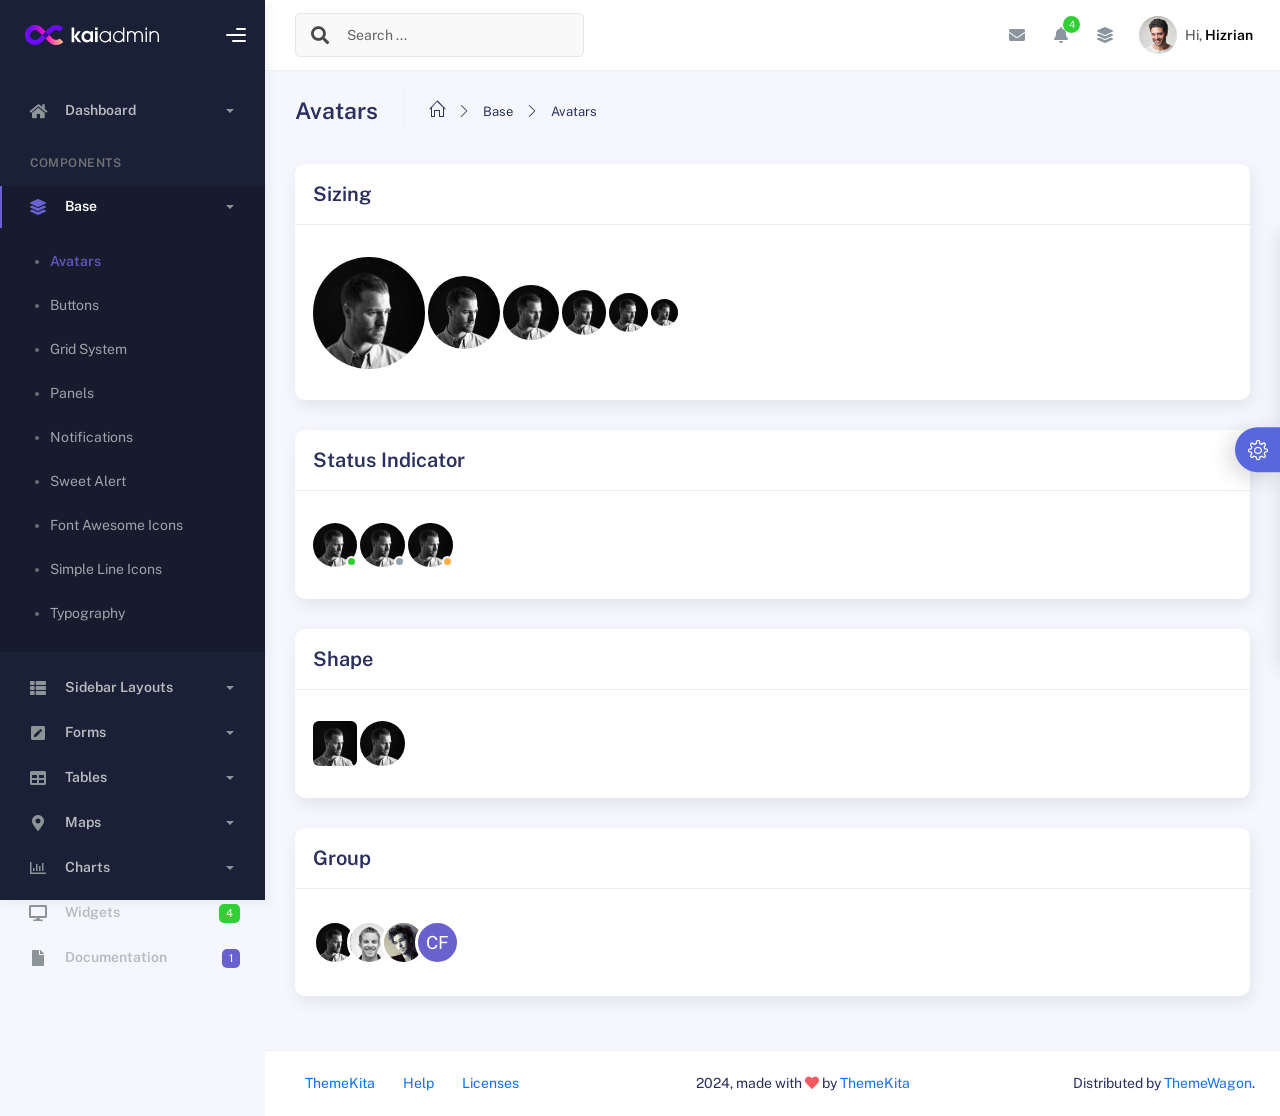
<file: components/avatars.html>
<!DOCTYPE html>
<html lang="en">
<head>
	<meta http-equiv="X-UA-Compatible" content="IE=edge" />
	<title>Avatars - Kaiadmin Bootstrap 5 Admin Dashboard</title>
	<meta content='width=device-width, initial-scale=1.0, shrink-to-fit=no' name='viewport' />
	<link rel="icon" href="../assets/img/kaiadmin/favicon.ico" type="image/x-icon"/>

	<!-- Fonts and icons -->
	<script src="../assets/js/plugin/webfont/webfont.min.js"></script>
	<script>
		WebFont.load({
			google: {"families":["Public Sans:300,400,500,600,700"]},
			custom: {"families":["Font Awesome 5 Solid", "Font Awesome 5 Regular", "Font Awesome 5 Brands", "simple-line-icons"], urls: ['../assets/css/fonts.min.css']},
			active: function() {
				sessionStorage.fonts = true;
			}
		});
	</script>

	<!-- CSS Files -->
	<link rel="stylesheet" href="../assets/css/bootstrap.min.css">
	<link rel="stylesheet" href="../assets/css/plugins.min.css">
	<link rel="stylesheet" href="../assets/css/kaiadmin.min.css">

	<!-- CSS Just for demo purpose, don't include it in your project -->
	<link rel="stylesheet" href="../assets/css/demo.css">
</head>
<body>
	<div class="wrapper">
		<!-- Sidebar -->
		<div class="sidebar" data-background-color="dark">
			<div class="sidebar-logo">
				<!-- Logo Header -->
				<div class="logo-header" data-background-color="dark">

					<a href="../index.html" class="logo">
						<img src="../assets/img/kaiadmin/logo_light.svg" alt="navbar brand" class="navbar-brand" height="20">
					</a>
					<div class="nav-toggle">
						<button class="btn btn-toggle toggle-sidebar">
							<i class="gg-menu-right"></i>
						</button>
						<button class="btn btn-toggle sidenav-toggler">
							<i class="gg-menu-left"></i>
						</button>
					</div>
					<button class="topbar-toggler more">
						<i class="gg-more-vertical-alt"></i>
					</button>
				</div>
				<!-- End Logo Header -->	
			</div>	
			<div class="sidebar-wrapper scrollbar scrollbar-inner">
				<div class="sidebar-content">
					<ul class="nav nav-secondary">
						<li class="nav-item">
							<a data-bs-toggle="collapse" href="#dashboard" class="collapsed" aria-expanded="false">
								<i class="fas fa-home"></i>
								<p>Dashboard</p>
								<span class="caret"></span>
							</a>
							<div class="collapse" id="dashboard">
								<ul class="nav nav-collapse">
									<li>
										<a href="../../demo1/index.html">
											<span class="sub-item">Dashboard 1</span>
										</a>
									</li>
								</ul>
							</div>
						</li>
						<li class="nav-section">
							<span class="sidebar-mini-icon">
								<i class="fa fa-ellipsis-h"></i>
							</span>
							<h4 class="text-section">Components</h4>
						</li>
						<li class="nav-item active submenu">
							<a data-bs-toggle="collapse" href="#base">
								<i class="fas fa-layer-group"></i>
								<p>Base</p>
								<span class="caret"></span>
							</a>
							<div class="collapse show" id="base">
								<ul class="nav nav-collapse">
									<li class="active">
										<a href="../components/avatars.html">
											<span class="sub-item">Avatars</span>
										</a>
									</li>
									<li>
										<a href="../components/buttons.html">
											<span class="sub-item">Buttons</span>
										</a>
									</li>
									<li>
										<a href="../components/gridsystem.html">
											<span class="sub-item">Grid System</span>
										</a>
									</li>
									<li>
										<a href="../components/panels.html">
											<span class="sub-item">Panels</span>
										</a>
									</li>
									<li>
										<a href="../components/notifications.html">
											<span class="sub-item">Notifications</span>
										</a>
									</li>
									<li>
										<a href="../components/sweetalert.html">
											<span class="sub-item">Sweet Alert</span>
										</a>
									</li>
									<li>
										<a href="../components/font-awesome-icons.html">
											<span class="sub-item">Font Awesome Icons</span>
										</a>
									</li>
									<li>
										<a href="../components/simple-line-icons.html">
											<span class="sub-item">Simple Line Icons</span>
										</a>
									</li>
									<li>
										<a href="../components/typography.html">
											<span class="sub-item">Typography</span>
										</a>
									</li>
								</ul>
							</div>
						</li>
						<li class="nav-item">
							<a data-bs-toggle="collapse" href="#sidebarLayouts">
								<i class="fas fa-th-list"></i>
								<p>Sidebar Layouts</p>
								<span class="caret"></span>
							</a>
							<div class="collapse" id="sidebarLayouts">
								<ul class="nav nav-collapse">
									<li>
										<a href="../sidebar-style-2.html">
											<span class="sub-item">Sidebar Style 2</span>
										</a>
									</li>
									<li>
										<a href="../icon-menu.html">
											<span class="sub-item">Icon Menu</span>
										</a>
									</li>
								</ul>
							</div>
						</li>
						<li class="nav-item">
							<a data-bs-toggle="collapse" href="#forms">
								<i class="fas fa-pen-square"></i>
								<p>Forms</p>
								<span class="caret"></span>
							</a>
							<div class="collapse" id="forms">
								<ul class="nav nav-collapse">
									<li>
										<a href="../forms/forms.html">
											<span class="sub-item">Basic Form</span>
										</a>
									</li>
								</ul>
							</div>
						</li>
						<li class="nav-item">
							<a data-bs-toggle="collapse" href="#tables">
								<i class="fas fa-table"></i>
								<p>Tables</p>
								<span class="caret"></span>
							</a>
							<div class="collapse" id="tables">
								<ul class="nav nav-collapse">
									<li>
										<a href="../tables/tables.html">
											<span class="sub-item">Basic Table</span>
										</a>
									</li>
									<li>
										<a href="../tables/datatables.html">
											<span class="sub-item">Datatables</span>
										</a>
									</li>
								</ul>
							</div>
						</li>
						<li class="nav-item">
							<a data-bs-toggle="collapse" href="#maps">
								<i class="fas fa-map-marker-alt"></i>
								<p>Maps</p>
								<span class="caret"></span>
							</a>
							<div class="collapse" id="maps">
								<ul class="nav nav-collapse">
									<li>
										<a href="../maps/googlemaps.html">
											<span class="sub-item">Google Maps</span>
										</a>
									</li>
									<li>
										<a href="../maps/jsvectormap.html">
											<span class="sub-item">Jsvectormap</span>
										</a>
									</li>
								</ul>
							</div>
						</li>
						<li class="nav-item">
							<a data-bs-toggle="collapse" href="#charts">
								<i class="far fa-chart-bar"></i>
								<p>Charts</p>
								<span class="caret"></span>
							</a>
							<div class="collapse" id="charts">
								<ul class="nav nav-collapse">
									<li>
										<a href="../charts/charts.html">
											<span class="sub-item">Chart Js</span>
										</a>
									</li>
									<li>
										<a href="../charts/sparkline.html">
											<span class="sub-item">Sparkline</span>
										</a>
									</li>
								</ul>
							</div>
						</li>
						<li class="nav-item">
							<a href="../widgets.html">
								<i class="fas fa-desktop"></i>
								<p>Widgets</p>
								<span class="badge badge-success">4</span>
							</a>
						</li>
						<li class="nav-item">
							<a href="../../../documentation/index.html">
							  <i class="fas fa-file"></i>
							  <p>Documentation</p>
							  <span class="badge badge-secondary">1</span>
							</a>
						</li>
						<li class="nav-item">
							<a data-bs-toggle="collapse" href="#submenu">
								<i class="fas fa-bars"></i>
								<p>Menu Levels</p>
								<span class="caret"></span>
							</a>
							<div class="collapse" id="submenu">
								<ul class="nav nav-collapse">
									<li>
										<a data-bs-toggle="collapse" href="#subnav1">
											<span class="sub-item">Level 1</span>
											<span class="caret"></span>
										</a>
										<div class="collapse" id="subnav1">
											<ul class="nav nav-collapse subnav">
												<li>
													<a href="#">
														<span class="sub-item">Level 2</span>
													</a>
												</li>
												<li>
													<a href="#">
														<span class="sub-item">Level 2</span>
													</a>
												</li>
											</ul>
										</div>
									</li>
									<li>
										<a data-bs-toggle="collapse" href="#subnav2">
											<span class="sub-item">Level 1</span>
											<span class="caret"></span>
										</a>
										<div class="collapse" id="subnav2">
											<ul class="nav nav-collapse subnav">
												<li>
													<a href="#">
														<span class="sub-item">Level 2</span>
													</a>
												</li>
											</ul>
										</div>
									</li>
									<li>
										<a href="#">
											<span class="sub-item">Level 1</span>
										</a>
									</li>
								</ul>
							</div>
						</li>
					</ul>
				</div>
			</div>
		</div>
		<!-- End Sidebar -->

		<div class="main-panel">
			<div class="main-header">
				<div class="main-header-logo">
					<!-- Logo Header -->
					<div class="logo-header" data-background-color="dark">

						<a href="../index.html" class="logo">
							<img src="../assets/img/kaiadmin/logo_light.svg" alt="navbar brand" class="navbar-brand" height="20">
						</a>
						<div class="nav-toggle">
							<button class="btn btn-toggle toggle-sidebar">
								<i class="gg-menu-right"></i>
							</button>
							<button class="btn btn-toggle sidenav-toggler">
								<i class="gg-menu-left"></i>
							</button>
						</div>
						<button class="topbar-toggler more">
							<i class="gg-more-vertical-alt"></i>
						</button>

					</div>
					<!-- End Logo Header -->
				</div>
				<!-- Navbar Header -->
				<nav class="navbar navbar-header navbar-header-transparent navbar-expand-lg border-bottom">

					<div class="container-fluid">
						<nav class="navbar navbar-header-left navbar-expand-lg navbar-form nav-search p-0 d-none d-lg-flex">
							<div class="input-group">
								<div class="input-group-prepend">
									<button type="submit" class="btn btn-search pe-1">
										<i class="fa fa-search search-icon"></i>
									</button>
								</div>
								<input type="text" placeholder="Search ..." class="form-control">
							</div>
						</nav>

						<ul class="navbar-nav topbar-nav ms-md-auto align-items-center">
							<li class="nav-item topbar-icon dropdown hidden-caret d-flex d-lg-none">
								<a class="nav-link dropdown-toggle" data-bs-toggle="dropdown" href="#" role="button" aria-expanded="false" aria-haspopup="true">
									<i class="fa fa-search"></i>
								</a>
								<ul class="dropdown-menu dropdown-search animated fadeIn">
									<form class="navbar-left navbar-form nav-search">
										<div class="input-group">
											<input type="text" placeholder="Search ..." class="form-control">
										</div>
									</form>
								</ul>
							</li>
							<li class="nav-item topbar-icon dropdown hidden-caret">
								<a class="nav-link dropdown-toggle" href="#" id="messageDropdown" role="button" data-bs-toggle="dropdown" aria-haspopup="true" aria-expanded="false">
									<i class="fa fa-envelope"></i>
								</a>
								<ul class="dropdown-menu messages-notif-box animated fadeIn" aria-labelledby="messageDropdown">
									<li>
										<div class="dropdown-title d-flex justify-content-between align-items-center">
											Messages 									
											<a href="#" class="small">Mark all as read</a>
										</div>
									</li>
									<li>
										<div class="message-notif-scroll scrollbar-outer">
											<div class="notif-center">
												<a href="#">
													<div class="notif-img"> 
														<img src="../assets/img/jm_denis.jpg" alt="Img Profile">
													</div>
													<div class="notif-content">
														<span class="subject">Jimmy Denis</span>
														<span class="block">
															How are you ?
														</span>
														<span class="time">5 minutes ago</span> 
													</div>
												</a>
												<a href="#">
													<div class="notif-img"> 
														<img src="../assets/img/chadengle.jpg" alt="Img Profile">
													</div>
													<div class="notif-content">
														<span class="subject">Chad</span>
														<span class="block">
															Ok, Thanks !
														</span>
														<span class="time">12 minutes ago</span> 
													</div>
												</a>
												<a href="#">
													<div class="notif-img"> 
														<img src="../assets/img/mlane.jpg" alt="Img Profile">
													</div>
													<div class="notif-content">
														<span class="subject">Jhon Doe</span>
														<span class="block">
															Ready for the meeting today...
														</span>
														<span class="time">12 minutes ago</span> 
													</div>
												</a>
												<a href="#">
													<div class="notif-img"> 
														<img src="../assets/img/talha.jpg" alt="Img Profile">
													</div>
													<div class="notif-content">
														<span class="subject">Talha</span>
														<span class="block">
															Hi, Apa Kabar ?
														</span>
														<span class="time">17 minutes ago</span> 
													</div>
												</a>
											</div>
										</div>
									</li>
									<li>
										<a class="see-all" href="javascript:void(0);">See all messages<i class="fa fa-angle-right"></i> </a>
									</li>
								</ul>
							</li>
							<li class="nav-item topbar-icon dropdown hidden-caret">
								<a class="nav-link dropdown-toggle" href="#" id="notifDropdown" role="button" data-bs-toggle="dropdown" aria-haspopup="true" aria-expanded="false">
									<i class="fa fa-bell"></i>
									<span class="notification">4</span>
								</a>
								<ul class="dropdown-menu notif-box animated fadeIn" aria-labelledby="notifDropdown">
									<li>
										<div class="dropdown-title">You have 4 new notification</div>
									</li>
									<li>
										<div class="notif-scroll scrollbar-outer">
											<div class="notif-center">
												<a href="#">
													<div class="notif-icon notif-primary"> <i class="fa fa-user-plus"></i> </div>
													<div class="notif-content">
														<span class="block">
															New user registered
														</span>
														<span class="time">5 minutes ago</span> 
													</div>
												</a>
												<a href="#">
													<div class="notif-icon notif-success"> <i class="fa fa-comment"></i> </div>
													<div class="notif-content">
														<span class="block">
															Rahmad commented on Admin
														</span>
														<span class="time">12 minutes ago</span> 
													</div>
												</a>
												<a href="#">
													<div class="notif-img"> 
														<img src="../assets/img/profile2.jpg" alt="Img Profile">
													</div>
													<div class="notif-content">
														<span class="block">
															Reza send messages to you
														</span>
														<span class="time">12 minutes ago</span> 
													</div>
												</a>
												<a href="#">
													<div class="notif-icon notif-danger"> <i class="fa fa-heart"></i> </div>
													<div class="notif-content">
														<span class="block">
															Farrah liked Admin
														</span>
														<span class="time">17 minutes ago</span> 
													</div>
												</a>
											</div>
										</div>
									</li>
									<li>
										<a class="see-all" href="javascript:void(0);">See all notifications<i class="fa fa-angle-right"></i> </a>
									</li>
								</ul>
							</li>
							<li class="nav-item topbar-icon dropdown hidden-caret">
								<a class="nav-link" data-bs-toggle="dropdown" href="#" aria-expanded="false">
									<i class="fas fa-layer-group"></i>
								</a>
								<div class="dropdown-menu quick-actions animated fadeIn">
									<div class="quick-actions-header">
										<span class="title mb-1">Quick Actions</span>
										<span class="subtitle op-7">Shortcuts</span>
									</div>
									<div class="quick-actions-scroll scrollbar-outer">
										<div class="quick-actions-items">
											<div class="row m-0">
												<a class="col-6 col-md-4 p-0" href="#">
													<div class="quick-actions-item">
														<div class="avatar-item bg-danger rounded-circle">
															<i class="far fa-calendar-alt"></i>
														</div>
														<span class="text">Calendar</span>
													</div>
												</a>
												<a class="col-6 col-md-4 p-0" href="#">
													<div class="quick-actions-item">
														<div class="avatar-item bg-warning rounded-circle">
															<i class="fas fa-map"></i>
														</div>
														<span class="text">Maps</span>
													</div>
												</a>
												<a class="col-6 col-md-4 p-0" href="#">
													<div class="quick-actions-item">
														<div class="avatar-item bg-info rounded-circle">
															<i class="fas fa-file-excel"></i>
														</div>
														<span class="text">Reports</span>
													</div>
												</a>
												<a class="col-6 col-md-4 p-0" href="#">
													<div class="quick-actions-item">
														<div class="avatar-item bg-success rounded-circle">
															<i class="fas fa-envelope"></i>
														</div>
														<span class="text">Emails</span>
													</div>
												</a>
												<a class="col-6 col-md-4 p-0" href="#">
													<div class="quick-actions-item">
														<div class="avatar-item bg-primary rounded-circle">
															<i class="fas fa-file-invoice-dollar"></i>
														</div>
														<span class="text">Invoice</span>
													</div>
												</a>
												<a class="col-6 col-md-4 p-0" href="#">
													<div class="quick-actions-item">
														<div class="avatar-item bg-secondary rounded-circle">
															<i class="fas fa-credit-card"></i>
														</div>
														<span class="text">Payments</span>
													</div>
												</a>
											</div>
										</div>
									</div>
								</div>
							</li>
							
							<li class="nav-item topbar-user dropdown hidden-caret">
								<a class="dropdown-toggle profile-pic" data-bs-toggle="dropdown" href="#" aria-expanded="false">
									<div class="avatar-sm">
										<img src="../assets/img/profile.jpg" alt="..." class="avatar-img rounded-circle">
									</div>
									<span class="profile-username">
										<span class="op-7">Hi,</span> <span class="fw-bold">Hizrian</span>
									</span>
								</a>
								<ul class="dropdown-menu dropdown-user animated fadeIn">
									<div class="dropdown-user-scroll scrollbar-outer">
										<li>
											<div class="user-box">
												<div class="avatar-lg"><img src="../assets/img/profile.jpg" alt="image profile" class="avatar-img rounded"></div>
												<div class="u-text">
													<h4>Hizrian</h4>
													<p class="text-muted">hello@example.com</p><a href="profile.html" class="btn btn-xs btn-secondary btn-sm">View Profile</a>
												</div>
											</div>
										</li>
										<li>
											<div class="dropdown-divider"></div>
											<a class="dropdown-item" href="#">My Profile</a>
											<a class="dropdown-item" href="#">My Balance</a>
											<a class="dropdown-item" href="#">Inbox</a>
											<div class="dropdown-divider"></div>
											<a class="dropdown-item" href="#">Account Setting</a>
											<div class="dropdown-divider"></div>
											<a class="dropdown-item" href="#">Logout</a>
										</li>
									</div>
								</ul>
							</li>
						</ul>
					</div>
				</nav>
				<!-- End Navbar -->
			</div>
			
			<div class="container">
				<div class="page-inner">
					<div class="page-header">
						<h3 class="fw-bold mb-3">Avatars</h3>
						<ul class="breadcrumbs mb-3">
							<li class="nav-home">
								<a href="#">
									<i class="icon-home"></i>
								</a>
							</li>
							<li class="separator">
								<i class="icon-arrow-right"></i>
							</li>
							<li class="nav-item">
								<a href="#">Base</a>
							</li>
							<li class="separator">
								<i class="icon-arrow-right"></i>
							</li>
							<li class="nav-item">
								<a href="#">Avatars</a>
							</li>
						</ul>
					</div>
					<div class="row">
						<div class="col-md-12">
							<div class="card">
								<div class="card-header">
									<h4 class="card-title">Sizing</h4>

								</div>
								<div class="card-body">
									<p class="demo">
										<div class="avatar avatar-xxl">
											<img src="../assets/img/jm_denis.jpg" alt="..." class="avatar-img rounded-circle">
										</div>

										<div class="avatar avatar-xl">
											<img src="../assets/img/jm_denis.jpg" alt="..." class="avatar-img rounded-circle">
										</div>

										<div class="avatar avatar-lg">
											<img src="../assets/img/jm_denis.jpg" alt="..." class="avatar-img rounded-circle">
										</div>

										<div class="avatar">
											<img src="../assets/img/jm_denis.jpg" alt="..." class="avatar-img rounded-circle">
										</div>

										<div class="avatar avatar-sm">
											<img src="../assets/img/jm_denis.jpg" alt="..." class="avatar-img rounded-circle">
										</div>

										<div class="avatar avatar-xs">
											<img src="../assets/img/jm_denis.jpg" alt="..." class="avatar-img rounded-circle">
										</div>
									</p>
								</div>
							</div>
						</div>
						<div class="col-md-12">
							<div class="card">
								<div class="card-header">
									<h4 class="card-title">Status Indicator</h4>

								</div>
								<div class="card-body">
									<p class="demo">
										<div class="avatar avatar-online">
											<img src="../assets/img/jm_denis.jpg" alt="..." class="avatar-img rounded-circle">
										</div>

										<div class="avatar avatar-offline">
											<img src="../assets/img/jm_denis.jpg" alt="..." class="avatar-img rounded-circle">
										</div>

										<div class="avatar avatar-away">
											<img src="../assets/img/jm_denis.jpg" alt="..." class="avatar-img rounded-circle">
										</div>
									</p>
								</div>
							</div>
						</div>
						<div class="col-md-12">
							<div class="card">
								<div class="card-header">
									<h4 class="card-title">Shape</h4>

								</div>
								<div class="card-body">
									<p class="demo">
										<div class="avatar">
											<img src="../assets/img/jm_denis.jpg" alt="..." class="avatar-img rounded">
										</div>

										<div class="avatar">
											<img src="../assets/img/jm_denis.jpg" alt="..." class="avatar-img rounded-circle">
										</div>
									</p>
								</div>
							</div>
						</div>
						<div class="col-md-12">
							<div class="card">
								<div class="card-header">
									<h4 class="card-title">Group</h4>

								</div>
								<div class="card-body">
									<p class="demo">
										<div class="avatar-group">
											<div class="avatar">
												<img src="../assets/img/jm_denis.jpg" alt="..." class="avatar-img rounded-circle border border-white">
											</div>
											<div class="avatar">
												<img src="../assets/img/chadengle.jpg" alt="..." class="avatar-img rounded-circle border border-white">
											</div>
											<div class="avatar">
												<img src="../assets/img/mlane.jpg" alt="..." class="avatar-img rounded-circle border border-white">
											</div>
											<div class="avatar">
												<span class="avatar-title rounded-circle border border-white">CF</span>
											</div>
										</div>
									</p>
								</div>
							</div>
						</div>
					</div>
				</div>
			</div>
			
			<footer class="footer">
				<div class="container-fluid d-flex justify-content-between">
					<nav class="pull-left">
						<ul class="nav">
							<li class="nav-item">
								<a class="nav-link" href="http://www.themekita.com">
									ThemeKita
								</a>
							</li>
							<li class="nav-item">
								<a class="nav-link" href="#"> Help </a>
							</li>
							<li class="nav-item">
								<a class="nav-link" href="#"> Licenses </a>
							</li>
						</ul>
					</nav>
					<div class="copyright">
						2024, made with <i class="fa fa-heart heart text-danger"></i> by
						<a href="http://www.themekita.com">ThemeKita</a>
					</div>
					<div>
						Distributed by
						<a target="_blank" href="https://themewagon.com/">ThemeWagon</a>.
					</div>
				</div>
			</footer>
		</div>
		
		<!-- Custom template | don't include it in your project! -->
		<div class="custom-template">
			<div class="title">Settings</div>
			<div class="custom-content">
				<div class="switcher">
					<div class="switch-block">
						<h4>Logo Header</h4>
						<div class="btnSwitch">
							<button type="button" class=" selected changeLogoHeaderColor" data-color="dark"></button>
							<button type="button" class="selected changeLogoHeaderColor" data-color="blue"></button>
							<button type="button" class="changeLogoHeaderColor" data-color="purple"></button>
							<button type="button" class="changeLogoHeaderColor" data-color="light-blue"></button>
							<button type="button" class="changeLogoHeaderColor" data-color="green"></button>
							<button type="button" class="changeLogoHeaderColor" data-color="orange"></button>
							<button type="button" class="changeLogoHeaderColor" data-color="red"></button>
							<button type="button" class="changeLogoHeaderColor" data-color="white"></button>
							<br/>
							<button type="button" class="changeLogoHeaderColor" data-color="dark2"></button>
							<button type="button" class="changeLogoHeaderColor" data-color="blue2"></button>
							<button type="button" class="changeLogoHeaderColor" data-color="purple2"></button>
							<button type="button" class="changeLogoHeaderColor" data-color="light-blue2"></button>
							<button type="button" class="changeLogoHeaderColor" data-color="green2"></button>
							<button type="button" class="changeLogoHeaderColor" data-color="orange2"></button>
							<button type="button" class="changeLogoHeaderColor" data-color="red2"></button>
						</div>
					</div>
					<div class="switch-block">
						<h4>Navbar Header</h4>
						<div class="btnSwitch">
							<button type="button" class="changeTopBarColor" data-color="dark"></button>
							<button type="button" class="changeTopBarColor" data-color="blue"></button>
							<button type="button" class="changeTopBarColor" data-color="purple"></button>
							<button type="button" class="changeTopBarColor" data-color="light-blue"></button>
							<button type="button" class="changeTopBarColor" data-color="green"></button>
							<button type="button" class="changeTopBarColor" data-color="orange"></button>
							<button type="button" class="changeTopBarColor" data-color="red"></button>
							<button type="button" class="changeTopBarColor" data-color="white"></button>
							<br/>
							<button type="button" class="changeTopBarColor" data-color="dark2"></button>
							<button type="button" class="selected changeTopBarColor" data-color="blue2"></button>
							<button type="button" class="changeTopBarColor" data-color="purple2"></button>
							<button type="button" class="changeTopBarColor" data-color="light-blue2"></button>
							<button type="button" class="changeTopBarColor" data-color="green2"></button>
							<button type="button" class="changeTopBarColor" data-color="orange2"></button>
							<button type="button" class="changeTopBarColor" data-color="red2"></button>
						</div>
					</div>
					<div class="switch-block">
						<h4>Sidebar</h4>
						<div class="btnSwitch">
							<button type="button" class="selected changeSideBarColor" data-color="white"></button>
							<button type="button" class="changeSideBarColor" data-color="dark"></button>
							<button type="button" class="changeSideBarColor" data-color="dark2"></button>
						</div>
					</div>
				</div>
			</div>
			<div class="custom-toggle">
				<i class="icon-settings"></i>
			</div>
		</div>
		<!-- End Custom template -->
	</div>
	<!--   Core JS Files   -->
	<script src="../assets/js/core/jquery-3.7.1.min.js"></script>
	<script src="../assets/js/core/popper.min.js"></script>
	<script src="../assets/js/core/bootstrap.min.js"></script>
	
	<!-- jQuery Scrollbar -->
	<script src="../assets/js/plugin/jquery-scrollbar/jquery.scrollbar.min.js"></script>
	<!-- Moment JS -->
	<script src="../assets/js/plugin/moment/moment.min.js"></script>

	<!-- Chart JS -->
	<script src="../assets/js/plugin/chart.js/chart.min.js"></script>

	<!-- jQuery Sparkline -->
	<script src="../assets/js/plugin/jquery.sparkline/jquery.sparkline.min.js"></script>

	<!-- Chart Circle -->
	<script src="../assets/js/plugin/chart-circle/circles.min.js"></script>

	<!-- Datatables -->
	<script src="../assets/js/plugin/datatables/datatables.min.js"></script>

	<!-- Bootstrap Notify -->
	<script src="../assets/js/plugin/bootstrap-notify/bootstrap-notify.min.js"></script>

	<!-- jQuery Vector Maps -->
	<script src="../assets/js/plugin/jsvectormap/jsvectormap.min.js"></script>
	<script src="../assets/js/plugin/jsvectormap/world.js"></script>

	<!-- Sweet Alert -->
	<script src="../assets/js/plugin/sweetalert/sweetalert.min.js"></script>

	<!-- Kaiadmin JS -->
	<script src="../assets/js/kaiadmin.min.js"></script>

	<!-- Kaiadmin DEMO methods, don't include it in your project! -->
	<script src="../assets/js/setting-demo2.js"></script>
</body>
</html>
</file>
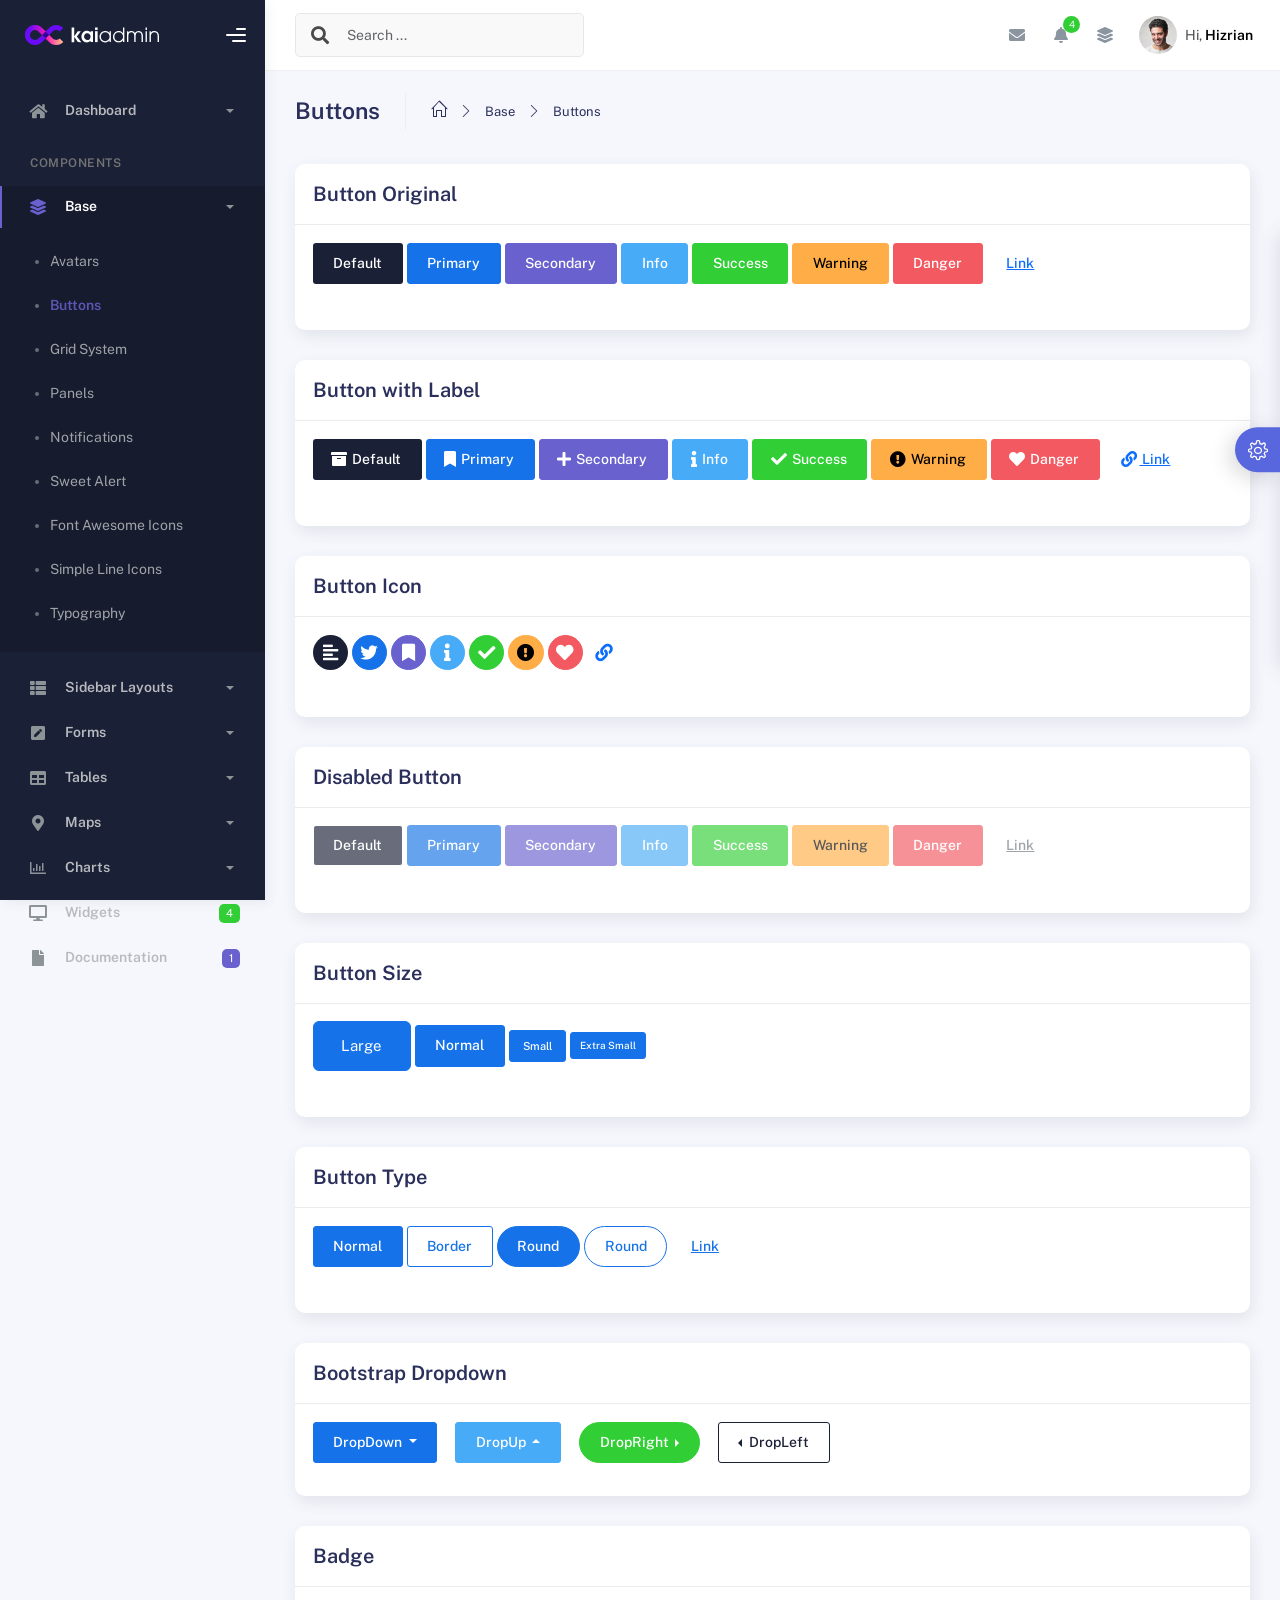
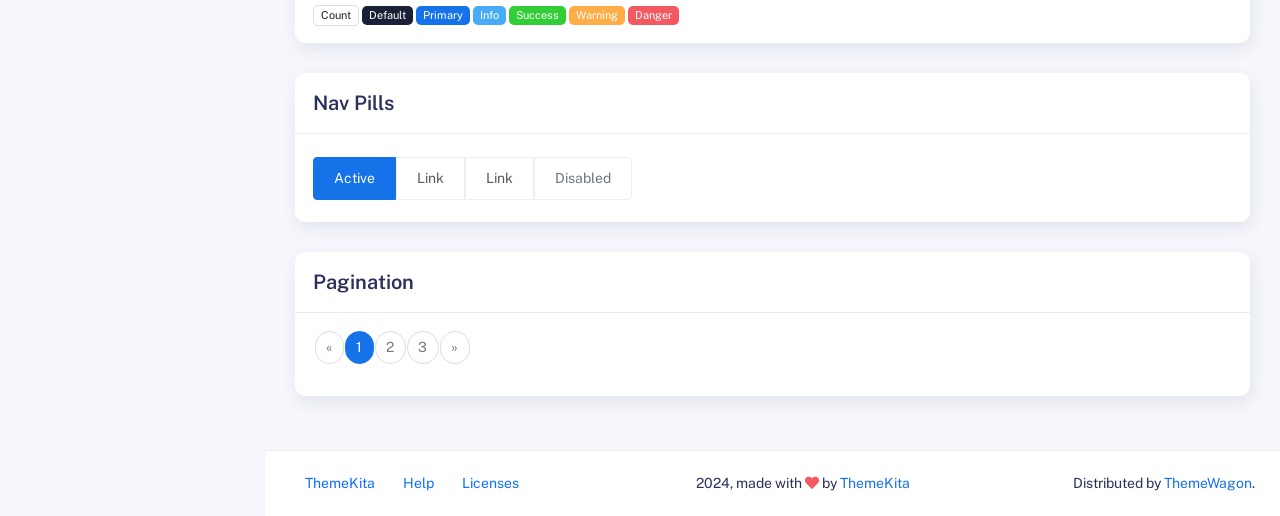
<file: components/buttons.html>
<!DOCTYPE html>
<html lang="en">
  <head>
    <meta http-equiv="X-UA-Compatible" content="IE=edge" />
    <title>Buttons - Kaiadmin Bootstrap 5 Admin Dashboard</title>
    <meta
      content="width=device-width, initial-scale=1.0, shrink-to-fit=no"
      name="viewport"
    />
    <link
      rel="icon"
      href="../assets/img/kaiadmin/favicon.ico"
      type="image/x-icon"
    />

    <!-- Fonts and icons -->
    <script src="../assets/js/plugin/webfont/webfont.min.js"></script>
    <script>
      WebFont.load({
        google: { families: ["Public Sans:300,400,500,600,700"] },
        custom: {
          families: [
            "Font Awesome 5 Solid",
            "Font Awesome 5 Regular",
            "Font Awesome 5 Brands",
            "simple-line-icons",
          ],
          urls: ["../assets/css/fonts.min.css"],
        },
        active: function () {
          sessionStorage.fonts = true;
        },
      });
    </script>

    <!-- CSS Files -->
    <link rel="stylesheet" href="../assets/css/bootstrap.min.css" />
    <link rel="stylesheet" href="../assets/css/plugins.min.css" />
    <link rel="stylesheet" href="../assets/css/kaiadmin.min.css" />

    <!-- CSS Just for demo purpose, don't include it in your project -->
    <link rel="stylesheet" href="../assets/css/demo.css" />
  </head>
  <body>
    <div class="wrapper">
      <!-- Sidebar -->
      <div class="sidebar" data-background-color="dark">
        <div class="sidebar-logo">
          <!-- Logo Header -->
          <div class="logo-header" data-background-color="dark">
            <a href="../index.html" class="logo">
              <img
                src="../assets/img/kaiadmin/logo_light.svg"
                alt="navbar brand"
                class="navbar-brand"
                height="20"
              />
            </a>
            <div class="nav-toggle">
              <button class="btn btn-toggle toggle-sidebar">
                <i class="gg-menu-right"></i>
              </button>
              <button class="btn btn-toggle sidenav-toggler">
                <i class="gg-menu-left"></i>
              </button>
            </div>
            <button class="topbar-toggler more">
              <i class="gg-more-vertical-alt"></i>
            </button>
          </div>
          <!-- End Logo Header -->
        </div>
        <div class="sidebar-wrapper scrollbar scrollbar-inner">
          <div class="sidebar-content">
            <ul class="nav nav-secondary">
              <li class="nav-item">
                <a
                  data-bs-toggle="collapse"
                  href="#dashboard"
                  class="collapsed"
                  aria-expanded="false"
                >
                  <i class="fas fa-home"></i>
                  <p>Dashboard</p>
                  <span class="caret"></span>
                </a>
                <div class="collapse" id="dashboard">
                  <ul class="nav nav-collapse">
                    <li>
                      <a href="../../demo1/index.html">
                        <span class="sub-item">Dashboard 1</span>
                      </a>
                    </li>
                  </ul>
                </div>
              </li>
              <li class="nav-section">
                <span class="sidebar-mini-icon">
                  <i class="fa fa-ellipsis-h"></i>
                </span>
                <h4 class="text-section">Components</h4>
              </li>
              <li class="nav-item active submenu">
                <a data-bs-toggle="collapse" href="#base">
                  <i class="fas fa-layer-group"></i>
                  <p>Base</p>
                  <span class="caret"></span>
                </a>
                <div class="collapse show" id="base">
                  <ul class="nav nav-collapse">
                    <li>
                      <a href="../components/avatars.html">
                        <span class="sub-item">Avatars</span>
                      </a>
                    </li>
                    <li class="active">
                      <a href="../components/buttons.html">
                        <span class="sub-item">Buttons</span>
                      </a>
                    </li>
                    <li>
                      <a href="../components/gridsystem.html">
                        <span class="sub-item">Grid System</span>
                      </a>
                    </li>
                    <li>
                      <a href="../components/panels.html">
                        <span class="sub-item">Panels</span>
                      </a>
                    </li>
                    <li>
                      <a href="../components/notifications.html">
                        <span class="sub-item">Notifications</span>
                      </a>
                    </li>
                    <li>
                      <a href="../components/sweetalert.html">
                        <span class="sub-item">Sweet Alert</span>
                      </a>
                    </li>
                    <li>
                      <a href="../components/font-awesome-icons.html">
                        <span class="sub-item">Font Awesome Icons</span>
                      </a>
                    </li>
                    <li>
                      <a href="../components/simple-line-icons.html">
                        <span class="sub-item">Simple Line Icons</span>
                      </a>
                    </li>
                    <li>
                      <a href="../components/typography.html">
                        <span class="sub-item">Typography</span>
                      </a>
                    </li>
                  </ul>
                </div>
              </li>
              <li class="nav-item">
                <a data-bs-toggle="collapse" href="#sidebarLayouts">
                  <i class="fas fa-th-list"></i>
                  <p>Sidebar Layouts</p>
                  <span class="caret"></span>
                </a>
                <div class="collapse" id="sidebarLayouts">
                  <ul class="nav nav-collapse">
                    <li>
                      <a href="../sidebar-style-2.html">
                        <span class="sub-item">Sidebar Style 2</span>
                      </a>
                    </li>
                    <li>
                      <a href="../icon-menu.html">
                        <span class="sub-item">Icon Menu</span>
                      </a>
                    </li>
                  </ul>
                </div>
              </li>
              <li class="nav-item">
                <a data-bs-toggle="collapse" href="#forms">
                  <i class="fas fa-pen-square"></i>
                  <p>Forms</p>
                  <span class="caret"></span>
                </a>
                <div class="collapse" id="forms">
                  <ul class="nav nav-collapse">
                    <li>
                      <a href="../forms/forms.html">
                        <span class="sub-item">Basic Form</span>
                      </a>
                    </li>
                  </ul>
                </div>
              </li>
              <li class="nav-item">
                <a data-bs-toggle="collapse" href="#tables">
                  <i class="fas fa-table"></i>
                  <p>Tables</p>
                  <span class="caret"></span>
                </a>
                <div class="collapse" id="tables">
                  <ul class="nav nav-collapse">
                    <li>
                      <a href="../tables/tables.html">
                        <span class="sub-item">Basic Table</span>
                      </a>
                    </li>
                    <li>
                      <a href="../tables/datatables.html">
                        <span class="sub-item">Datatables</span>
                      </a>
                    </li>
                  </ul>
                </div>
              </li>
              <li class="nav-item">
                <a data-bs-toggle="collapse" href="#maps">
                  <i class="fas fa-map-marker-alt"></i>
                  <p>Maps</p>
                  <span class="caret"></span>
                </a>
                <div class="collapse" id="maps">
                  <ul class="nav nav-collapse">
                    <li>
                      <a href="../maps/googlemaps.html">
                        <span class="sub-item">Google Maps</span>
                      </a>
                    </li>
                    <li>
                      <a href="../maps/jsvectormap.html">
                        <span class="sub-item">Jsvectormap</span>
                      </a>
                    </li>
                  </ul>
                </div>
              </li>
              <li class="nav-item">
                <a data-bs-toggle="collapse" href="#charts">
                  <i class="far fa-chart-bar"></i>
                  <p>Charts</p>
                  <span class="caret"></span>
                </a>
                <div class="collapse" id="charts">
                  <ul class="nav nav-collapse">
                    <li>
                      <a href="../charts/charts.html">
                        <span class="sub-item">Chart Js</span>
                      </a>
                    </li>
                    <li>
                      <a href="../charts/sparkline.html">
                        <span class="sub-item">Sparkline</span>
                      </a>
                    </li>
                  </ul>
                </div>
              </li>
              <li class="nav-item">
                <a href="../widgets.html">
                  <i class="fas fa-desktop"></i>
                  <p>Widgets</p>
                  <span class="badge badge-success">4</span>
                </a>
              </li>
              <li class="nav-item">
                <a href="../../../documentation/index.html">
                  <i class="fas fa-file"></i>
                  <p>Documentation</p>
                  <span class="badge badge-secondary">1</span>
                </a>
              </li>
              <li class="nav-item">
                <a data-bs-toggle="collapse" href="#submenu">
                  <i class="fas fa-bars"></i>
                  <p>Menu Levels</p>
                  <span class="caret"></span>
                </a>
                <div class="collapse" id="submenu">
                  <ul class="nav nav-collapse">
                    <li>
                      <a data-bs-toggle="collapse" href="#subnav1">
                        <span class="sub-item">Level 1</span>
                        <span class="caret"></span>
                      </a>
                      <div class="collapse" id="subnav1">
                        <ul class="nav nav-collapse subnav">
                          <li>
                            <a href="#">
                              <span class="sub-item">Level 2</span>
                            </a>
                          </li>
                          <li>
                            <a href="#">
                              <span class="sub-item">Level 2</span>
                            </a>
                          </li>
                        </ul>
                      </div>
                    </li>
                    <li>
                      <a data-bs-toggle="collapse" href="#subnav2">
                        <span class="sub-item">Level 1</span>
                        <span class="caret"></span>
                      </a>
                      <div class="collapse" id="subnav2">
                        <ul class="nav nav-collapse subnav">
                          <li>
                            <a href="#">
                              <span class="sub-item">Level 2</span>
                            </a>
                          </li>
                        </ul>
                      </div>
                    </li>
                    <li>
                      <a href="#">
                        <span class="sub-item">Level 1</span>
                      </a>
                    </li>
                  </ul>
                </div>
              </li>
            </ul>
          </div>
        </div>
      </div>
      <!-- End Sidebar -->

      <div class="main-panel">
        <div class="main-header">
          <div class="main-header-logo">
            <!-- Logo Header -->
            <div class="logo-header" data-background-color="dark">
              <a href="../index.html" class="logo">
                <img
                  src="../assets/img/kaiadmin/logo_light.svg"
                  alt="navbar brand"
                  class="navbar-brand"
                  height="20"
                />
              </a>
              <div class="nav-toggle">
                <button class="btn btn-toggle toggle-sidebar">
                  <i class="gg-menu-right"></i>
                </button>
                <button class="btn btn-toggle sidenav-toggler">
                  <i class="gg-menu-left"></i>
                </button>
              </div>
              <button class="topbar-toggler more">
                <i class="gg-more-vertical-alt"></i>
              </button>
            </div>
            <!-- End Logo Header -->
          </div>
          <!-- Navbar Header -->
          <nav
            class="navbar navbar-header navbar-header-transparent navbar-expand-lg border-bottom"
          >
            <div class="container-fluid">
              <nav
                class="navbar navbar-header-left navbar-expand-lg navbar-form nav-search p-0 d-none d-lg-flex"
              >
                <div class="input-group">
                  <div class="input-group-prepend">
                    <button type="submit" class="btn btn-search pe-1">
                      <i class="fa fa-search search-icon"></i>
                    </button>
                  </div>
                  <input
                    type="text"
                    placeholder="Search ..."
                    class="form-control"
                  />
                </div>
              </nav>

              <ul class="navbar-nav topbar-nav ms-md-auto align-items-center">
                <li
                  class="nav-item topbar-icon dropdown hidden-caret d-flex d-lg-none"
                >
                  <a
                    class="nav-link dropdown-toggle"
                    data-bs-toggle="dropdown"
                    href="#"
                    role="button"
                    aria-expanded="false"
                    aria-haspopup="true"
                  >
                    <i class="fa fa-search"></i>
                  </a>
                  <ul class="dropdown-menu dropdown-search animated fadeIn">
                    <form class="navbar-left navbar-form nav-search">
                      <div class="input-group">
                        <input
                          type="text"
                          placeholder="Search ..."
                          class="form-control"
                        />
                      </div>
                    </form>
                  </ul>
                </li>
                <li class="nav-item topbar-icon dropdown hidden-caret">
                  <a
                    class="nav-link dropdown-toggle"
                    href="#"
                    id="messageDropdown"
                    role="button"
                    data-bs-toggle="dropdown"
                    aria-haspopup="true"
                    aria-expanded="false"
                  >
                    <i class="fa fa-envelope"></i>
                  </a>
                  <ul
                    class="dropdown-menu messages-notif-box animated fadeIn"
                    aria-labelledby="messageDropdown"
                  >
                    <li>
                      <div
                        class="dropdown-title d-flex justify-content-between align-items-center"
                      >
                        Messages
                        <a href="#" class="small">Mark all as read</a>
                      </div>
                    </li>
                    <li>
                      <div class="message-notif-scroll scrollbar-outer">
                        <div class="notif-center">
                          <a href="#">
                            <div class="notif-img">
                              <img
                                src="../assets/img/jm_denis.jpg"
                                alt="Img Profile"
                              />
                            </div>
                            <div class="notif-content">
                              <span class="subject">Jimmy Denis</span>
                              <span class="block"> How are you ? </span>
                              <span class="time">5 minutes ago</span>
                            </div>
                          </a>
                          <a href="#">
                            <div class="notif-img">
                              <img
                                src="../assets/img/chadengle.jpg"
                                alt="Img Profile"
                              />
                            </div>
                            <div class="notif-content">
                              <span class="subject">Chad</span>
                              <span class="block"> Ok, Thanks ! </span>
                              <span class="time">12 minutes ago</span>
                            </div>
                          </a>
                          <a href="#">
                            <div class="notif-img">
                              <img
                                src="../assets/img/mlane.jpg"
                                alt="Img Profile"
                              />
                            </div>
                            <div class="notif-content">
                              <span class="subject">Jhon Doe</span>
                              <span class="block">
                                Ready for the meeting today...
                              </span>
                              <span class="time">12 minutes ago</span>
                            </div>
                          </a>
                          <a href="#">
                            <div class="notif-img">
                              <img
                                src="../assets/img/talha.jpg"
                                alt="Img Profile"
                              />
                            </div>
                            <div class="notif-content">
                              <span class="subject">Talha</span>
                              <span class="block"> Hi, Apa Kabar ? </span>
                              <span class="time">17 minutes ago</span>
                            </div>
                          </a>
                        </div>
                      </div>
                    </li>
                    <li>
                      <a class="see-all" href="javascript:void(0);"
                        >See all messages<i class="fa fa-angle-right"></i>
                      </a>
                    </li>
                  </ul>
                </li>
                <li class="nav-item topbar-icon dropdown hidden-caret">
                  <a
                    class="nav-link dropdown-toggle"
                    href="#"
                    id="notifDropdown"
                    role="button"
                    data-bs-toggle="dropdown"
                    aria-haspopup="true"
                    aria-expanded="false"
                  >
                    <i class="fa fa-bell"></i>
                    <span class="notification">4</span>
                  </a>
                  <ul
                    class="dropdown-menu notif-box animated fadeIn"
                    aria-labelledby="notifDropdown"
                  >
                    <li>
                      <div class="dropdown-title">
                        You have 4 new notification
                      </div>
                    </li>
                    <li>
                      <div class="notif-scroll scrollbar-outer">
                        <div class="notif-center">
                          <a href="#">
                            <div class="notif-icon notif-primary">
                              <i class="fa fa-user-plus"></i>
                            </div>
                            <div class="notif-content">
                              <span class="block"> New user registered </span>
                              <span class="time">5 minutes ago</span>
                            </div>
                          </a>
                          <a href="#">
                            <div class="notif-icon notif-success">
                              <i class="fa fa-comment"></i>
                            </div>
                            <div class="notif-content">
                              <span class="block">
                                Rahmad commented on Admin
                              </span>
                              <span class="time">12 minutes ago</span>
                            </div>
                          </a>
                          <a href="#">
                            <div class="notif-img">
                              <img
                                src="../assets/img/profile2.jpg"
                                alt="Img Profile"
                              />
                            </div>
                            <div class="notif-content">
                              <span class="block">
                                Reza send messages to you
                              </span>
                              <span class="time">12 minutes ago</span>
                            </div>
                          </a>
                          <a href="#">
                            <div class="notif-icon notif-danger">
                              <i class="fa fa-heart"></i>
                            </div>
                            <div class="notif-content">
                              <span class="block"> Farrah liked Admin </span>
                              <span class="time">17 minutes ago</span>
                            </div>
                          </a>
                        </div>
                      </div>
                    </li>
                    <li>
                      <a class="see-all" href="javascript:void(0);"
                        >See all notifications<i class="fa fa-angle-right"></i>
                      </a>
                    </li>
                  </ul>
                </li>
                <li class="nav-item topbar-icon dropdown hidden-caret">
                  <a
                    class="nav-link"
                    data-bs-toggle="dropdown"
                    href="#"
                    aria-expanded="false"
                  >
                    <i class="fas fa-layer-group"></i>
                  </a>
                  <div class="dropdown-menu quick-actions animated fadeIn">
                    <div class="quick-actions-header">
                      <span class="title mb-1">Quick Actions</span>
                      <span class="subtitle op-7">Shortcuts</span>
                    </div>
                    <div class="quick-actions-scroll scrollbar-outer">
                      <div class="quick-actions-items">
                        <div class="row m-0">
                          <a class="col-6 col-md-4 p-0" href="#">
                            <div class="quick-actions-item">
                              <div class="avatar-item bg-danger rounded-circle">
                                <i class="far fa-calendar-alt"></i>
                              </div>
                              <span class="text">Calendar</span>
                            </div>
                          </a>
                          <a class="col-6 col-md-4 p-0" href="#">
                            <div class="quick-actions-item">
                              <div
                                class="avatar-item bg-warning rounded-circle"
                              >
                                <i class="fas fa-map"></i>
                              </div>
                              <span class="text">Maps</span>
                            </div>
                          </a>
                          <a class="col-6 col-md-4 p-0" href="#">
                            <div class="quick-actions-item">
                              <div class="avatar-item bg-info rounded-circle">
                                <i class="fas fa-file-excel"></i>
                              </div>
                              <span class="text">Reports</span>
                            </div>
                          </a>
                          <a class="col-6 col-md-4 p-0" href="#">
                            <div class="quick-actions-item">
                              <div
                                class="avatar-item bg-success rounded-circle"
                              >
                                <i class="fas fa-envelope"></i>
                              </div>
                              <span class="text">Emails</span>
                            </div>
                          </a>
                          <a class="col-6 col-md-4 p-0" href="#">
                            <div class="quick-actions-item">
                              <div
                                class="avatar-item bg-primary rounded-circle"
                              >
                                <i class="fas fa-file-invoice-dollar"></i>
                              </div>
                              <span class="text">Invoice</span>
                            </div>
                          </a>
                          <a class="col-6 col-md-4 p-0" href="#">
                            <div class="quick-actions-item">
                              <div
                                class="avatar-item bg-secondary rounded-circle"
                              >
                                <i class="fas fa-credit-card"></i>
                              </div>
                              <span class="text">Payments</span>
                            </div>
                          </a>
                        </div>
                      </div>
                    </div>
                  </div>
                </li>

                <li class="nav-item topbar-user dropdown hidden-caret">
                  <a
                    class="dropdown-toggle profile-pic"
                    data-bs-toggle="dropdown"
                    href="#"
                    aria-expanded="false"
                  >
                    <div class="avatar-sm">
                      <img
                        src="../assets/img/profile.jpg"
                        alt="..."
                        class="avatar-img rounded-circle"
                      />
                    </div>
                    <span class="profile-username">
                      <span class="op-7">Hi,</span>
                      <span class="fw-bold">Hizrian</span>
                    </span>
                  </a>
                  <ul class="dropdown-menu dropdown-user animated fadeIn">
                    <div class="dropdown-user-scroll scrollbar-outer">
                      <li>
                        <div class="user-box">
                          <div class="avatar-lg">
                            <img
                              src="../assets/img/profile.jpg"
                              alt="image profile"
                              class="avatar-img rounded"
                            />
                          </div>
                          <div class="u-text">
                            <h4>Hizrian</h4>
                            <p class="text-muted">hello@example.com</p>
                            <a
                              href="profile.html"
                              class="btn btn-xs btn-secondary btn-sm"
                              >View Profile</a
                            >
                          </div>
                        </div>
                      </li>
                      <li>
                        <div class="dropdown-divider"></div>
                        <a class="dropdown-item" href="#">My Profile</a>
                        <a class="dropdown-item" href="#">My Balance</a>
                        <a class="dropdown-item" href="#">Inbox</a>
                        <div class="dropdown-divider"></div>
                        <a class="dropdown-item" href="#">Account Setting</a>
                        <div class="dropdown-divider"></div>
                        <a class="dropdown-item" href="#">Logout</a>
                      </li>
                    </div>
                  </ul>
                </li>
              </ul>
            </div>
          </nav>
          <!-- End Navbar -->
        </div>

        <div class="container">
          <div class="page-inner">
            <div class="page-header">
              <h3 class="fw-bold mb-3">Buttons</h3>
              <ul class="breadcrumbs mb-3">
                <li class="nav-home">
                  <a href="#">
                    <i class="icon-home"></i>
                  </a>
                </li>
                <li class="separator">
                  <i class="icon-arrow-right"></i>
                </li>
                <li class="nav-item">
                  <a href="#">Base</a>
                </li>
                <li class="separator">
                  <i class="icon-arrow-right"></i>
                </li>
                <li class="nav-item">
                  <a href="#">Buttons</a>
                </li>
              </ul>
            </div>
            <div class="row">
              <div class="col-md-12">
                <div class="card">
                  <div class="card-header">
                    <h4 class="card-title">Button Original</h4>
                  </div>
                  <div class="card-body">
                    <p class="demo">
                      <button class="btn btn-black">Default</button>

                      <button class="btn btn-primary">Primary</button>

                      <button class="btn btn-secondary">Secondary</button>

                      <button class="btn btn-info">Info</button>

                      <button class="btn btn-success">Success</button>

                      <button class="btn btn-warning">Warning</button>

                      <button class="btn btn-danger">Danger</button>

                      <button class="btn btn-link">Link</button>
                    </p>
                  </div>
                </div>
              </div>
              <div class="col-md-12">
                <div class="card">
                  <div class="card-header">
                    <h4 class="card-title">Button with Label</h4>
                  </div>
                  <div class="card-body">
                    <p class="demo">
                      <button class="btn btn-black">
                        <span class="btn-label">
                          <i class="fa fa-archive"></i>
                        </span>
                        Default
                      </button>

                      <button class="btn btn-primary">
                        <span class="btn-label">
                          <i class="fa fa-bookmark"></i>
                        </span>
                        Primary
                      </button>

                      <button class="btn btn-secondary">
                        <span class="btn-label">
                          <i class="fa fa-plus"></i>
                        </span>
                        Secondary
                      </button>

                      <button class="btn btn-info">
                        <span class="btn-label">
                          <i class="fa fa-info"></i>
                        </span>
                        Info
                      </button>

                      <button class="btn btn-success">
                        <span class="btn-label">
                          <i class="fa fa-check"></i>
                        </span>
                        Success
                      </button>

                      <button class="btn btn-warning">
                        <span class="btn-label">
                          <i class="fa fa-exclamation-circle"></i>
                        </span>
                        Warning
                      </button>

                      <button class="btn btn-danger">
                        <span class="btn-label">
                          <i class="fa fa-heart"></i>
                        </span>
                        Danger
                      </button>

                      <button class="btn btn-link">
                        <span class="btn-label">
                          <i class="fa fa-link"></i>
                        </span>
                        Link
                      </button>
                    </p>
                  </div>
                </div>
              </div>
              <div class="col-md-12">
                <div class="card">
                  <div class="card-header">
                    <h4 class="card-title">Button Icon</h4>
                  </div>
                  <div class="card-body">
                    <p class="demo">
                      <button
                        type="button"
                        class="btn btn-icon btn-round btn-black"
                      >
                        <i class="fa fa-align-left"></i>
                      </button>

                      <button
                        type="button"
                        class="btn btn-icon btn-round btn-primary"
                      >
                        <i class="fab fa-twitter"></i>
                      </button>

                      <button
                        type="button"
                        class="btn btn-icon btn-round btn-secondary"
                      >
                        <i class="fa fa-bookmark"></i>
                      </button>

                      <button
                        type="button"
                        class="btn btn-icon btn-round btn-info"
                      >
                        <i class="fa fa-info"></i>
                      </button>

                      <button
                        type="button"
                        class="btn btn-icon btn-round btn-success"
                      >
                        <i class="fa fa-check"></i>
                      </button>

                      <button
                        type="button"
                        class="btn btn-icon btn-round btn-warning"
                      >
                        <i class="fa fa-exclamation-circle"></i>
                      </button>

                      <button
                        type="button"
                        class="btn btn-icon btn-round btn-danger"
                      >
                        <i class="fa fa-heart"></i>
                      </button>

                      <button type="button" class="btn btn-icon btn-link">
                        <i class="fa fa-link"></i>
                      </button>
                    </p>
                  </div>
                </div>
              </div>
              <div class="col-md-12">
                <div class="card">
                  <div class="card-header">
                    <h4 class="card-title">Disabled Button</h4>
                  </div>
                  <div class="card-body">
                    <p class="demo">
                      <button class="btn btn-black" disabled="disabled">
                        Default
                      </button>

                      <button class="btn btn-primary" disabled="disabled">
                        Primary
                      </button>

                      <button class="btn btn-secondary" disabled="disabled">
                        Secondary
                      </button>

                      <button class="btn btn-info" disabled="disabled">
                        Info
                      </button>

                      <button class="btn btn-success" disabled="disabled">
                        Success
                      </button>

                      <button class="btn btn-warning" disabled="disabled">
                        Warning
                      </button>

                      <button class="btn btn-danger" disabled="disabled">
                        Danger
                      </button>

                      <button class="btn btn-link" disabled>Link</button>
                    </p>
                  </div>
                </div>
              </div>
              <div class="col-md-12">
                <div class="card">
                  <div class="card-header">
                    <h4 class="card-title">Button Size</h4>
                  </div>
                  <div class="card-body">
                    <p class="demo">
                      <button class="btn btn-primary btn-lg">Large</button>

                      <button class="btn btn-primary">Normal</button>

                      <button class="btn btn-primary btn-sm">Small</button>

                      <button class="btn btn-primary btn-xs">
                        Extra Small
                      </button>
                    </p>
                  </div>
                </div>
              </div>
              <div class="col-md-12">
                <div class="card">
                  <div class="card-header">
                    <h4 class="card-title">Button Type</h4>
                  </div>
                  <div class="card-body">
                    <p class="demo">
                      <button class="btn btn-primary">Normal</button>
                      <button class="btn btn-primary btn-border">Border</button>

                      <button class="btn btn-primary btn-round">Round</button>

                      <button class="btn btn-primary btn-border btn-round">
                        Round
                      </button>

                      <button class="btn btn-primary btn-link">Link</button>
                    </p>
                  </div>
                </div>
              </div>

              <div class="col-md-12">
                <div class="card">
                  <div class="card-header">
                    <h4 class="card-title">Bootstrap Dropdown</h4>
                  </div>
                  <div class="card-body">
                    <div class="demo">
                      <div class="btn-group dropdown">
                        <button
                          class="btn btn-primary dropdown-toggle"
                          type="button"
                          data-bs-toggle="dropdown"
                        >
                          DropDown
                        </button>
                        <ul class="dropdown-menu" role="menu">
                          <li>
                            <a class="dropdown-item" href="#">Action</a>
                            <a class="dropdown-item" href="#">Another action</a>
                            <div class="dropdown-divider"></div>
                            <a class="dropdown-item" href="#"
                              >Something else here</a
                            >
                          </li>
                        </ul>
                      </div>

                      <div class="btn-group dropup">
                        <button
                          class="btn btn-info dropdown-toggle"
                          type="button"
                          data-bs-toggle="dropdown"
                        >
                          DropUp
                        </button>
                        <ul class="dropdown-menu" role="menu">
                          <li>
                            <a class="dropdown-item" href="#">Action</a>
                            <a class="dropdown-item" href="#">Another action</a>
                            <div class="dropdown-divider"></div>
                            <a class="dropdown-item" href="#"
                              >Something else here</a
                            >
                          </li>
                        </ul>
                      </div>

                      <div class="btn-group dropend">
                        <button
                          type="button"
                          class="btn btn-success btn-round dropdown-toggle"
                          data-bs-toggle="dropdown"
                          aria-haspopup="true"
                          aria-expanded="false"
                        >
                          DropRight
                        </button>
                        <ul class="dropdown-menu" role="menu">
                          <li>
                            <a class="dropdown-item" href="#">Action</a>
                            <a class="dropdown-item" href="#">Another action</a>
                            <div class="dropdown-divider"></div>
                            <a class="dropdown-item" href="#"
                              >Something else here</a
                            >
                          </li>
                        </ul>
                      </div>

                      <div class="btn-group dropstart">
                        <button
                          type="button"
                          class="btn btn-black btn-border dropdown-toggle"
                          data-bs-toggle="dropdown"
                          aria-haspopup="true"
                          aria-expanded="false"
                        >
                          DropLeft
                        </button>
                        <ul class="dropdown-menu" role="menu">
                          <li>
                            <a class="dropdown-item" href="#">Action</a>
                            <a class="dropdown-item" href="#">Another action</a>
                            <div class="dropdown-divider"></div>
                            <a class="dropdown-item" href="#"
                              >Something else here</a
                            >
                          </li>
                        </ul>
                      </div>
                    </div>
                  </div>
                </div>
              </div>
              <div class="col-md-12">
                <div class="card">
                  <div class="card-header">
                    <h4 class="card-title">Badge</h4>
                  </div>
                  <div class="card-body">
                    <span class="badge badge-count">Count</span>
                    <span class="badge badge-black">Default</span>
                    <span class="badge badge-primary">Primary</span>
                    <span class="badge badge-info">Info</span>
                    <span class="badge badge-success">Success</span>
                    <span class="badge badge-warning">Warning</span>
                    <span class="badge badge-danger">Danger</span>
                  </div>
                </div>
              </div>
              <div class="col-md-12">
                <div class="card">
                  <div class="card-header">
                    <h4 class="card-title">Nav Pills</h4>
                  </div>
                  <div class="card-body">
                    <ul class="nav nav-pills nav-primary">
                      <li class="nav-item">
                        <a class="nav-link active" href="#">Active</a>
                      </li>
                      <li class="nav-item">
                        <a class="nav-link" href="#">Link</a>
                      </li>
                      <li class="nav-item">
                        <a class="nav-link" href="#">Link</a>
                      </li>
                      <li class="nav-item">
                        <a class="nav-link disabled" href="#">Disabled</a>
                      </li>
                    </ul>
                  </div>
                </div>
              </div>
              <div class="col-md-12">
                <div class="card">
                  <div class="card-header">
                    <h4 class="card-title">Pagination</h4>
                  </div>
                  <div class="card-body">
                    <div class="demo">
                      <ul class="pagination pg-primary">
                        <li class="page-item">
                          <a class="page-link" href="#" aria-label="Previous">
                            <span aria-hidden="true">&laquo;</span>
                            <span class="sr-only">Previous</span>
                          </a>
                        </li>
                        <li class="page-item active">
                          <a class="page-link" href="#">1</a>
                        </li>
                        <li class="page-item">
                          <a class="page-link" href="#">2</a>
                        </li>
                        <li class="page-item">
                          <a class="page-link" href="#">3</a>
                        </li>
                        <li class="page-item">
                          <a class="page-link" href="#" aria-label="Next">
                            <span aria-hidden="true">&raquo;</span>
                            <span class="sr-only">Next</span>
                          </a>
                        </li>
                      </ul>
                    </div>
                  </div>
                </div>
              </div>
            </div>
          </div>
        </div>

        <footer class="footer">
          <div class="container-fluid d-flex justify-content-between">
            <nav class="pull-left">
              <ul class="nav">
                <li class="nav-item">
                  <a class="nav-link" href="http://www.themekita.com">
                    ThemeKita
                  </a>
                </li>
                <li class="nav-item">
                  <a class="nav-link" href="#"> Help </a>
                </li>
                <li class="nav-item">
                  <a class="nav-link" href="#"> Licenses </a>
                </li>
              </ul>
            </nav>
            <div class="copyright">
              2024, made with <i class="fa fa-heart heart text-danger"></i> by
              <a href="http://www.themekita.com">ThemeKita</a>
            </div>
            <div>
              Distributed by
              <a target="_blank" href="https://themewagon.com/">ThemeWagon</a>.
            </div>
          </div>
        </footer>
      </div>

      <!-- Custom template | don't include it in your project! -->
      <div class="custom-template">
        <div class="title">Settings</div>
        <div class="custom-content">
          <div class="switcher">
            <div class="switch-block">
              <h4>Logo Header</h4>
              <div class="btnSwitch">
                <button
                  type="button"
                  class="selected changeLogoHeaderColor"
                  data-color="dark"
                ></button>
                <button
                  type="button"
                  class="selected changeLogoHeaderColor"
                  data-color="blue"
                ></button>
                <button
                  type="button"
                  class="changeLogoHeaderColor"
                  data-color="purple"
                ></button>
                <button
                  type="button"
                  class="changeLogoHeaderColor"
                  data-color="light-blue"
                ></button>
                <button
                  type="button"
                  class="changeLogoHeaderColor"
                  data-color="green"
                ></button>
                <button
                  type="button"
                  class="changeLogoHeaderColor"
                  data-color="orange"
                ></button>
                <button
                  type="button"
                  class="changeLogoHeaderColor"
                  data-color="red"
                ></button>
                <button
                  type="button"
                  class="changeLogoHeaderColor"
                  data-color="white"
                ></button>
                <br />
                <button
                  type="button"
                  class="changeLogoHeaderColor"
                  data-color="dark2"
                ></button>
                <button
                  type="button"
                  class="changeLogoHeaderColor"
                  data-color="blue2"
                ></button>
                <button
                  type="button"
                  class="changeLogoHeaderColor"
                  data-color="purple2"
                ></button>
                <button
                  type="button"
                  class="changeLogoHeaderColor"
                  data-color="light-blue2"
                ></button>
                <button
                  type="button"
                  class="changeLogoHeaderColor"
                  data-color="green2"
                ></button>
                <button
                  type="button"
                  class="changeLogoHeaderColor"
                  data-color="orange2"
                ></button>
                <button
                  type="button"
                  class="changeLogoHeaderColor"
                  data-color="red2"
                ></button>
              </div>
            </div>
            <div class="switch-block">
              <h4>Navbar Header</h4>
              <div class="btnSwitch">
                <button
                  type="button"
                  class="changeTopBarColor"
                  data-color="dark"
                ></button>
                <button
                  type="button"
                  class="changeTopBarColor"
                  data-color="blue"
                ></button>
                <button
                  type="button"
                  class="changeTopBarColor"
                  data-color="purple"
                ></button>
                <button
                  type="button"
                  class="changeTopBarColor"
                  data-color="light-blue"
                ></button>
                <button
                  type="button"
                  class="changeTopBarColor"
                  data-color="green"
                ></button>
                <button
                  type="button"
                  class="changeTopBarColor"
                  data-color="orange"
                ></button>
                <button
                  type="button"
                  class="changeTopBarColor"
                  data-color="red"
                ></button>
                <button
                  type="button"
                  class="changeTopBarColor"
                  data-color="white"
                ></button>
                <br />
                <button
                  type="button"
                  class="changeTopBarColor"
                  data-color="dark2"
                ></button>
                <button
                  type="button"
                  class="selected changeTopBarColor"
                  data-color="blue2"
                ></button>
                <button
                  type="button"
                  class="changeTopBarColor"
                  data-color="purple2"
                ></button>
                <button
                  type="button"
                  class="changeTopBarColor"
                  data-color="light-blue2"
                ></button>
                <button
                  type="button"
                  class="changeTopBarColor"
                  data-color="green2"
                ></button>
                <button
                  type="button"
                  class="changeTopBarColor"
                  data-color="orange2"
                ></button>
                <button
                  type="button"
                  class="changeTopBarColor"
                  data-color="red2"
                ></button>
              </div>
            </div>
            <div class="switch-block">
              <h4>Sidebar</h4>
              <div class="btnSwitch">
                <button
                  type="button"
                  class="selected changeSideBarColor"
                  data-color="white"
                ></button>
                <button
                  type="button"
                  class="changeSideBarColor"
                  data-color="dark"
                ></button>
                <button
                  type="button"
                  class="changeSideBarColor"
                  data-color="dark2"
                ></button>
              </div>
            </div>
          </div>
        </div>
        <div class="custom-toggle">
          <i class="icon-settings"></i>
        </div>
      </div>
      <!-- End Custom template -->
    </div>
    <!--   Core JS Files   -->
    <script src="../assets/js/core/jquery-3.7.1.min.js"></script>
    <script src="../assets/js/core/popper.min.js"></script>
    <script src="../assets/js/core/bootstrap.min.js"></script>

    <!-- jQuery Scrollbar -->
    <script src="../assets/js/plugin/jquery-scrollbar/jquery.scrollbar.min.js"></script>
    <!-- Moment JS -->
    <script src="../assets/js/plugin/moment/moment.min.js"></script>

    <!-- Chart JS -->
    <script src="../assets/js/plugin/chart.js/chart.min.js"></script>

    <!-- jQuery Sparkline -->
    <script src="../assets/js/plugin/jquery.sparkline/jquery.sparkline.min.js"></script>

    <!-- Chart Circle -->
    <script src="../assets/js/plugin/chart-circle/circles.min.js"></script>

    <!-- Datatables -->
    <script src="../assets/js/plugin/datatables/datatables.min.js"></script>

    <!-- Bootstrap Notify -->
    <script src="../assets/js/plugin/bootstrap-notify/bootstrap-notify.min.js"></script>

    <!-- jQuery Vector Maps -->
    <script src="../assets/js/plugin/jsvectormap/jsvectormap.min.js"></script>
    <script src="../assets/js/plugin/jsvectormap/world.js"></script>

    <!-- Sweet Alert -->
    <script src="../assets/js/plugin/sweetalert/sweetalert.min.js"></script>

    <!-- Kaiadmin JS -->
    <script src="../assets/js/kaiadmin.min.js"></script>

    <!-- Kaiadmin DEMO methods, don't include it in your project! -->
    <script src="../assets/js/setting-demo2.js"></script>
  </body>
</html>
</file>
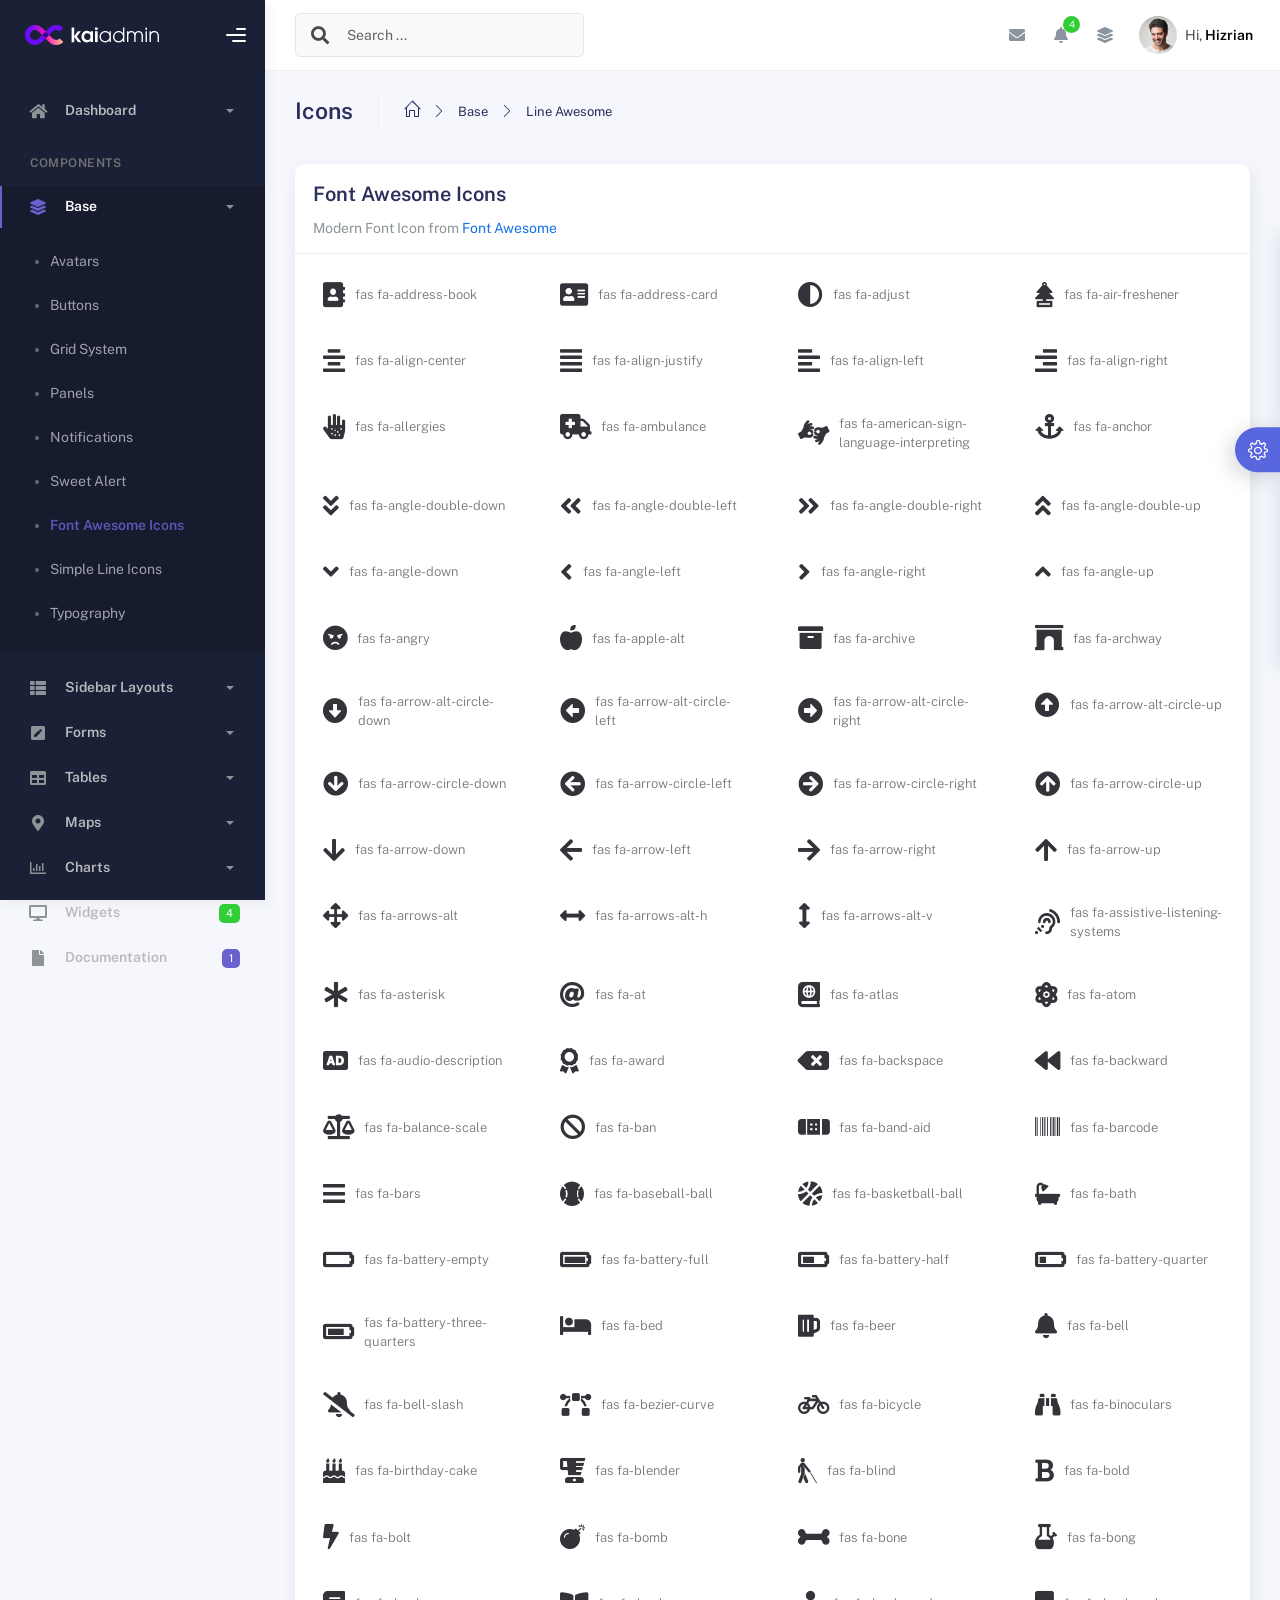
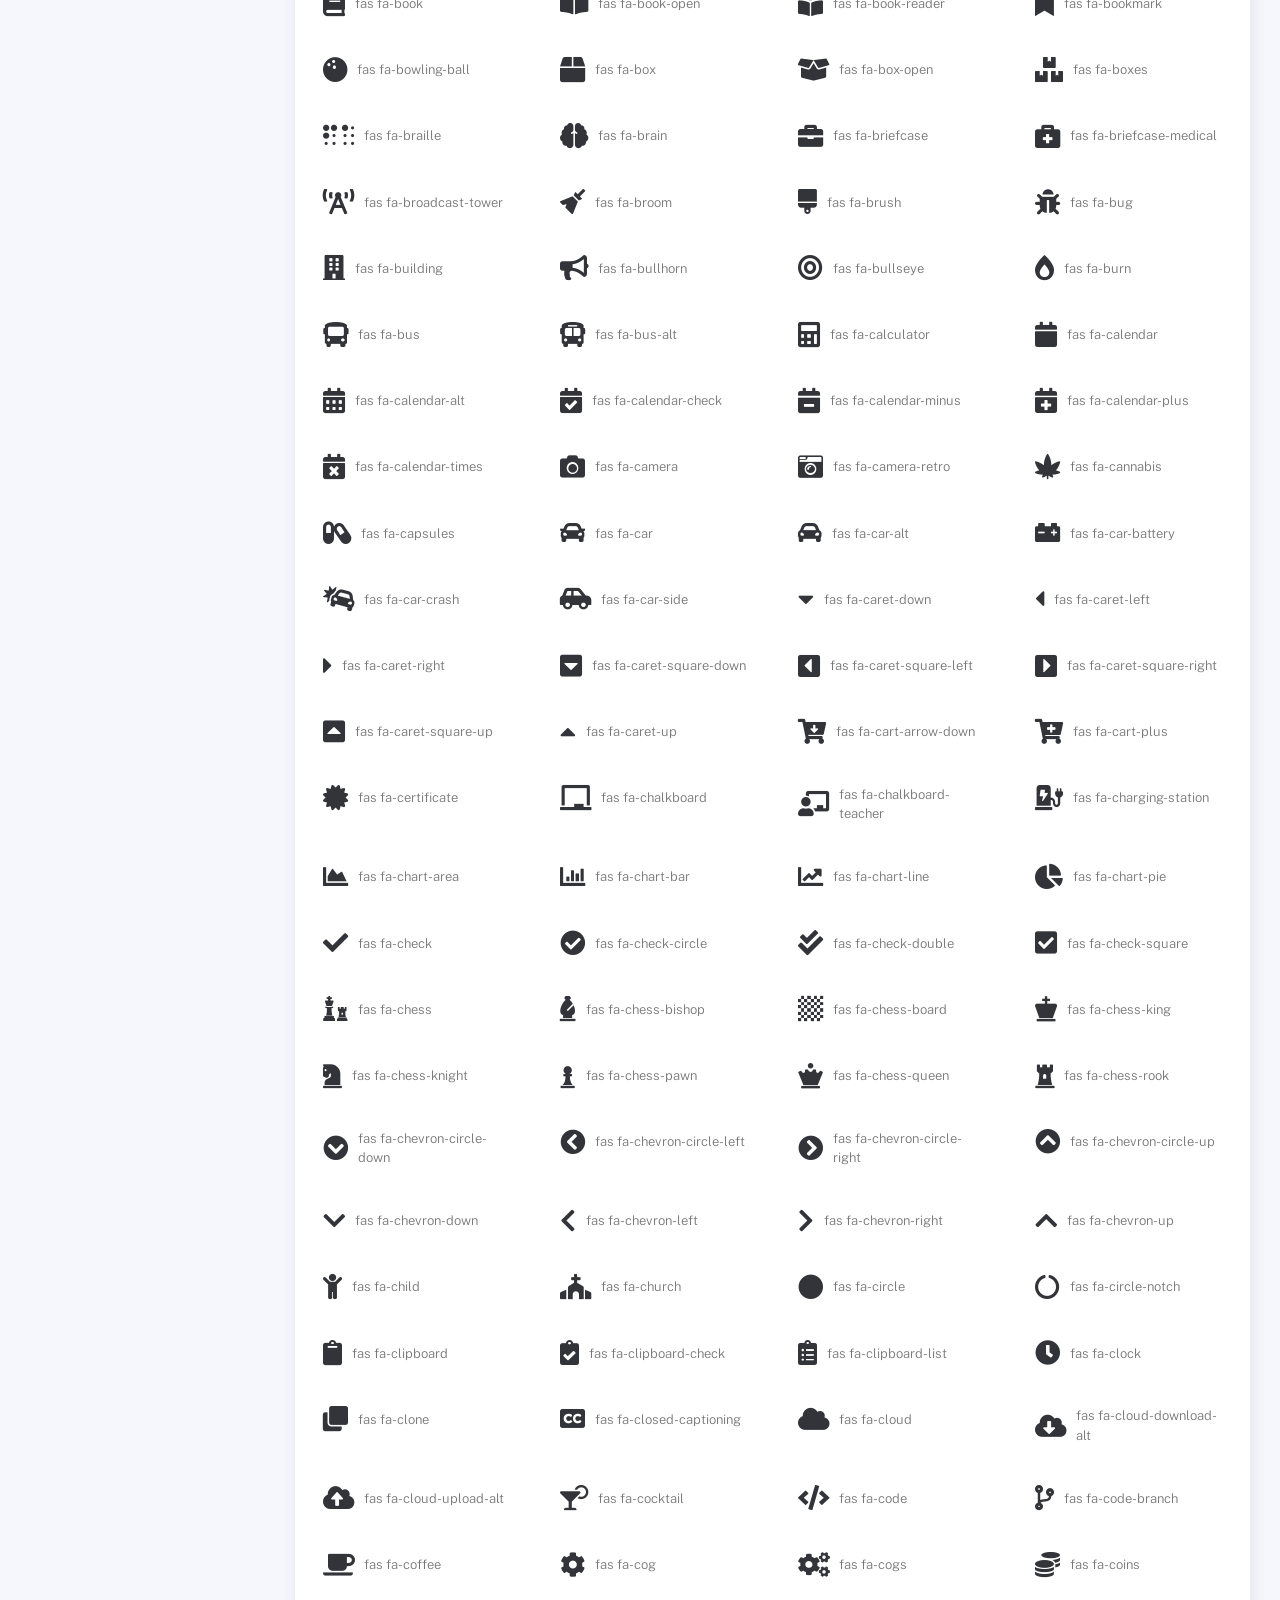
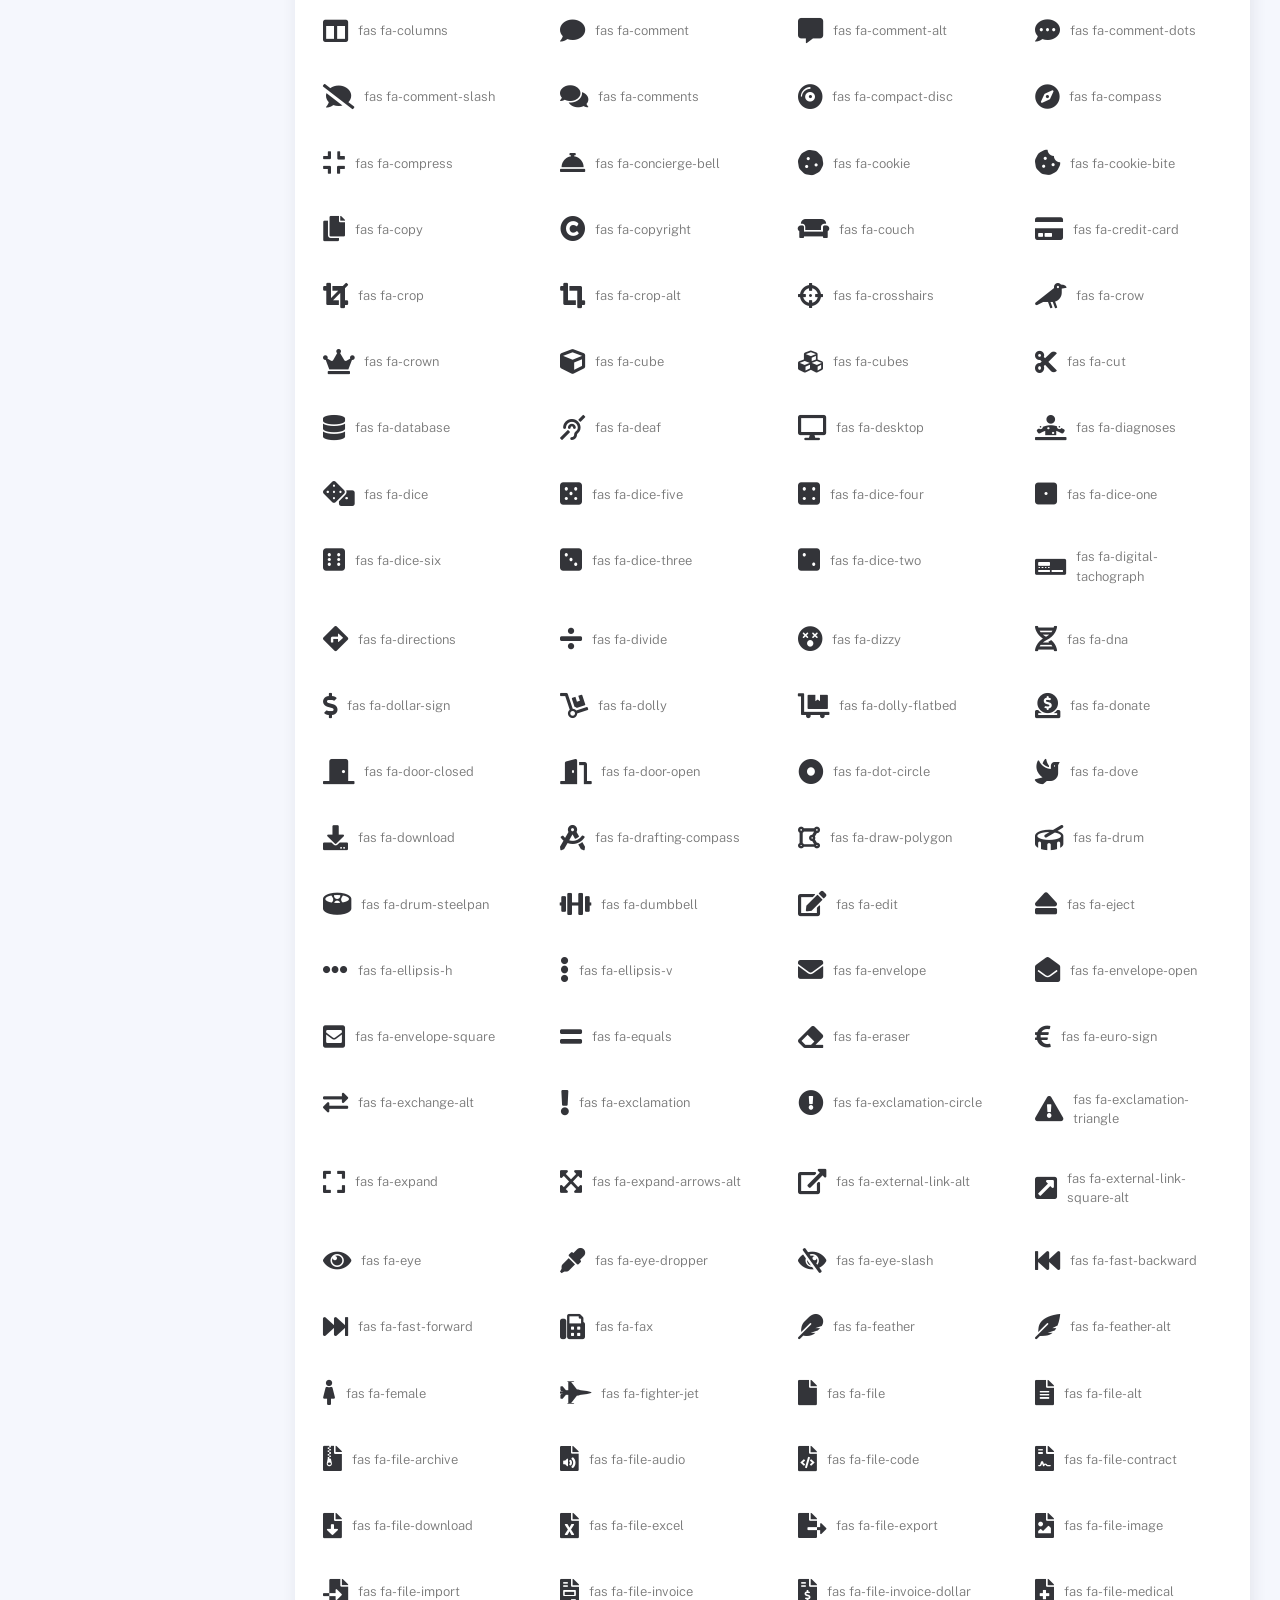
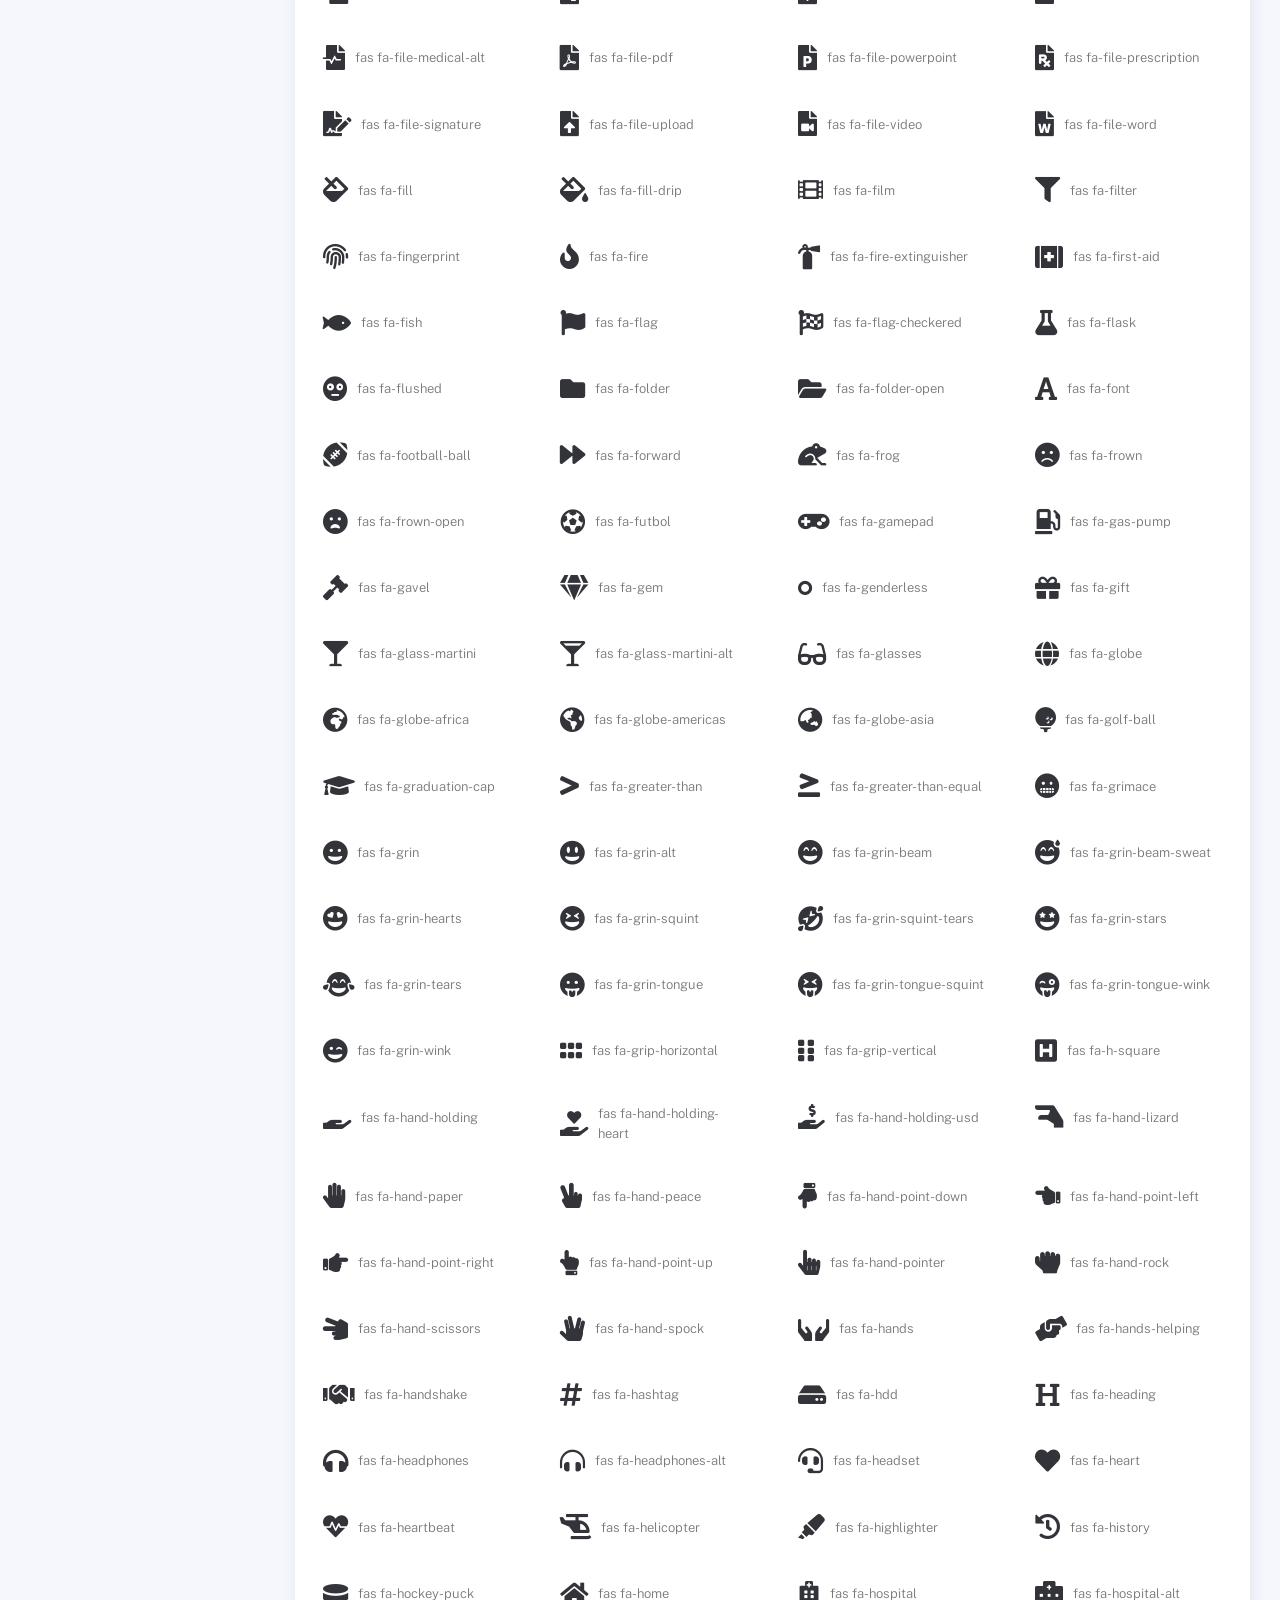
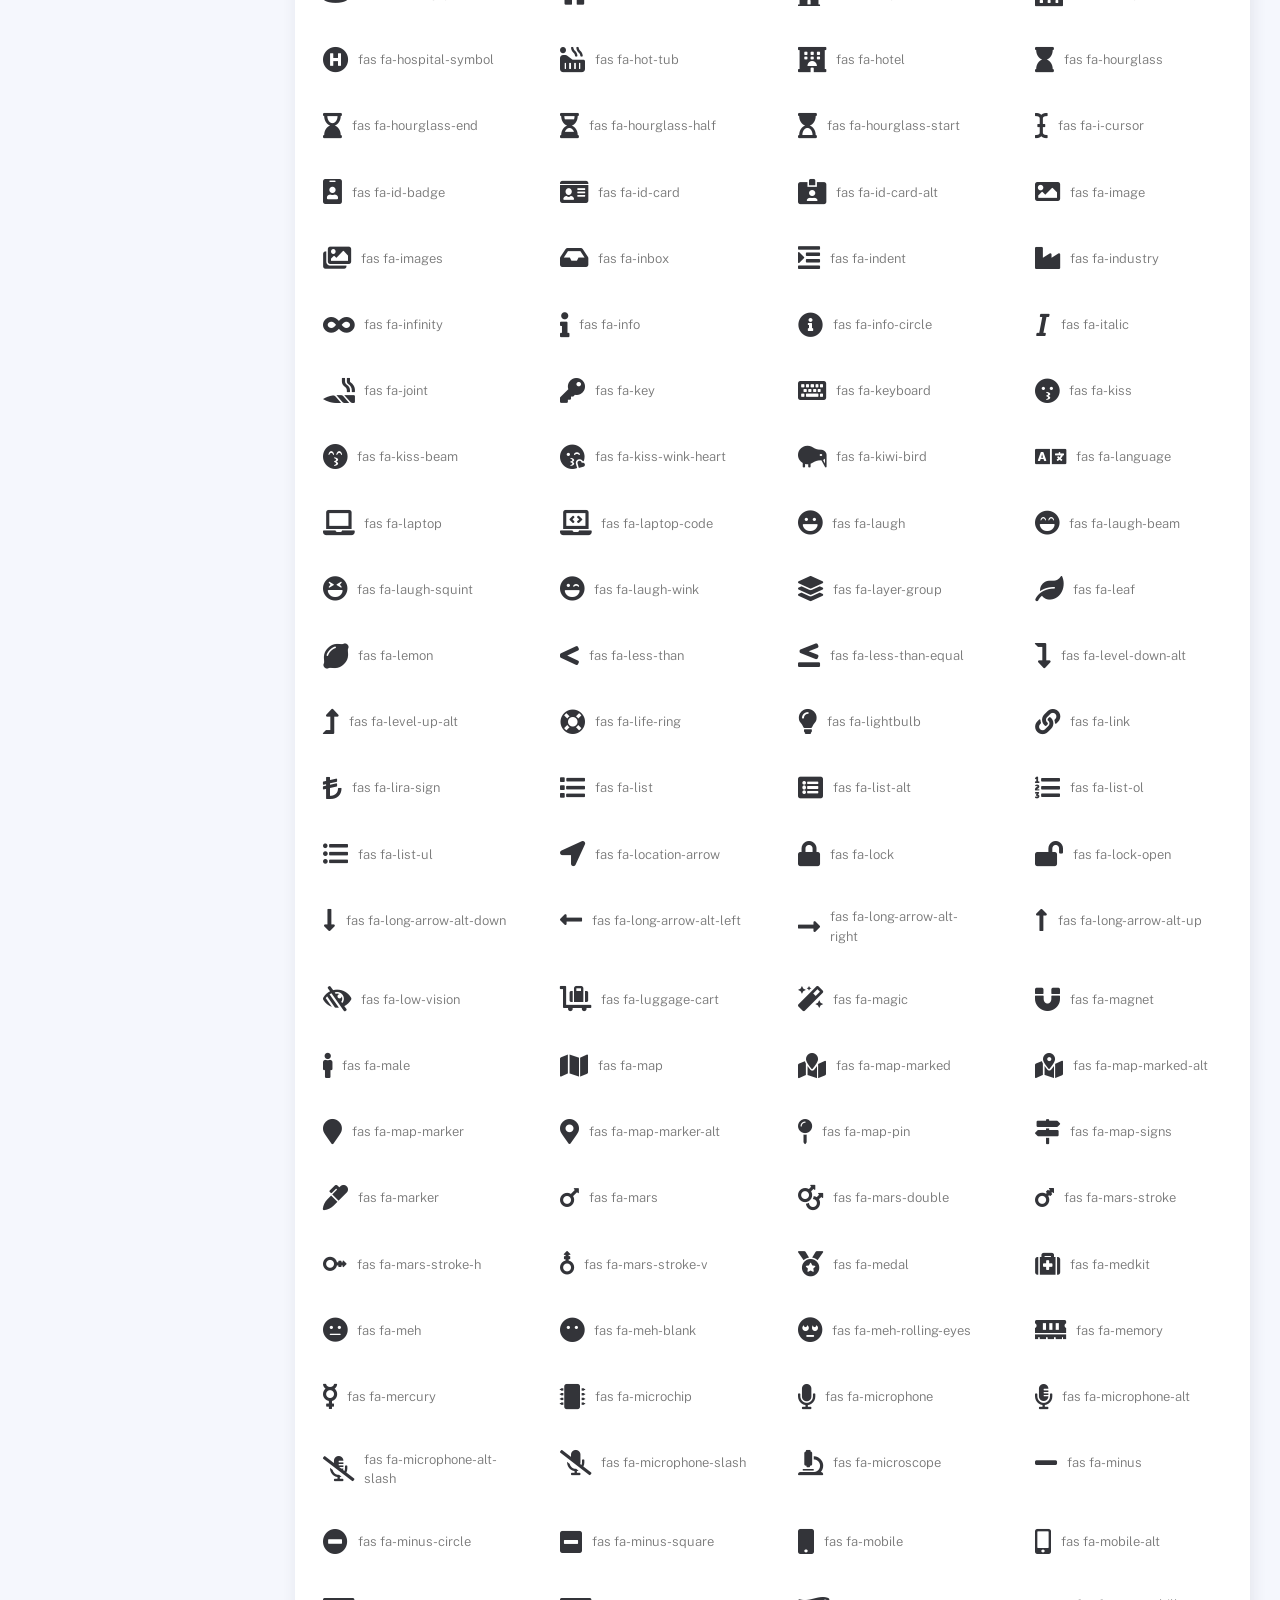
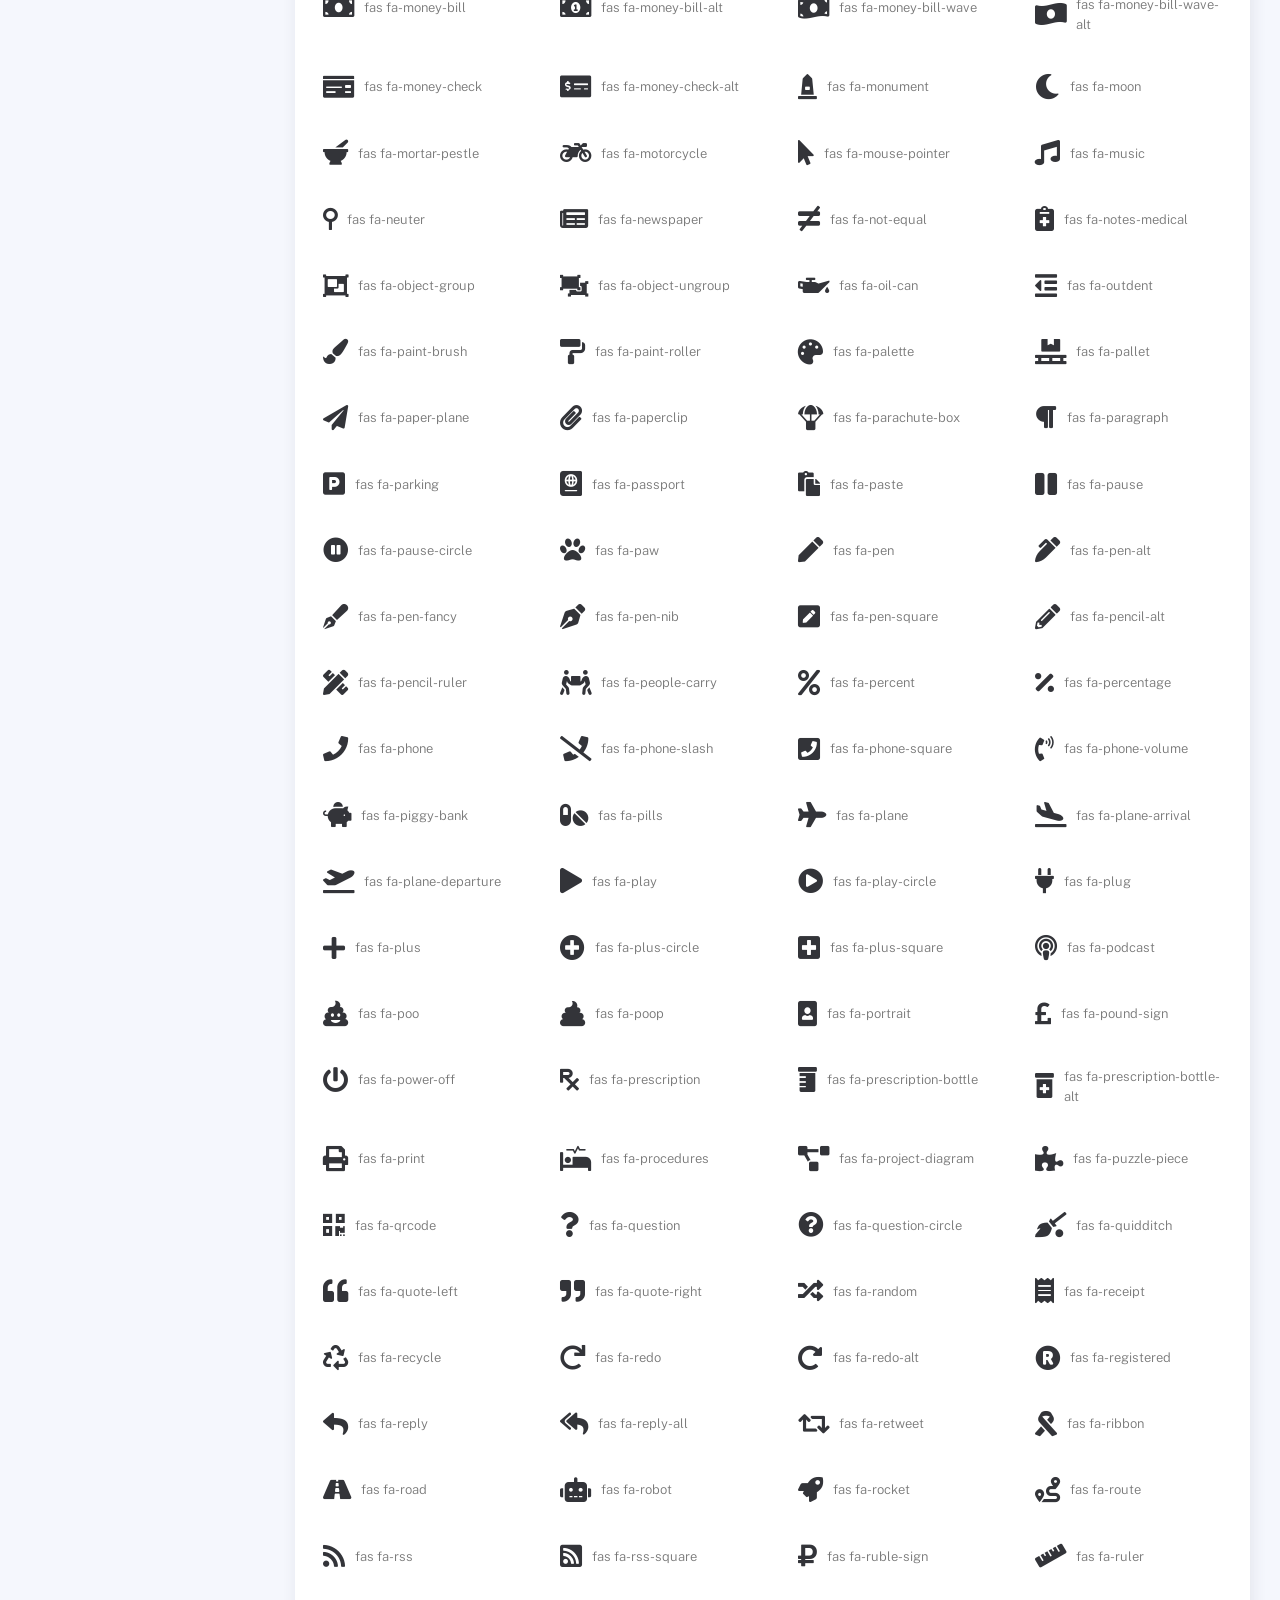
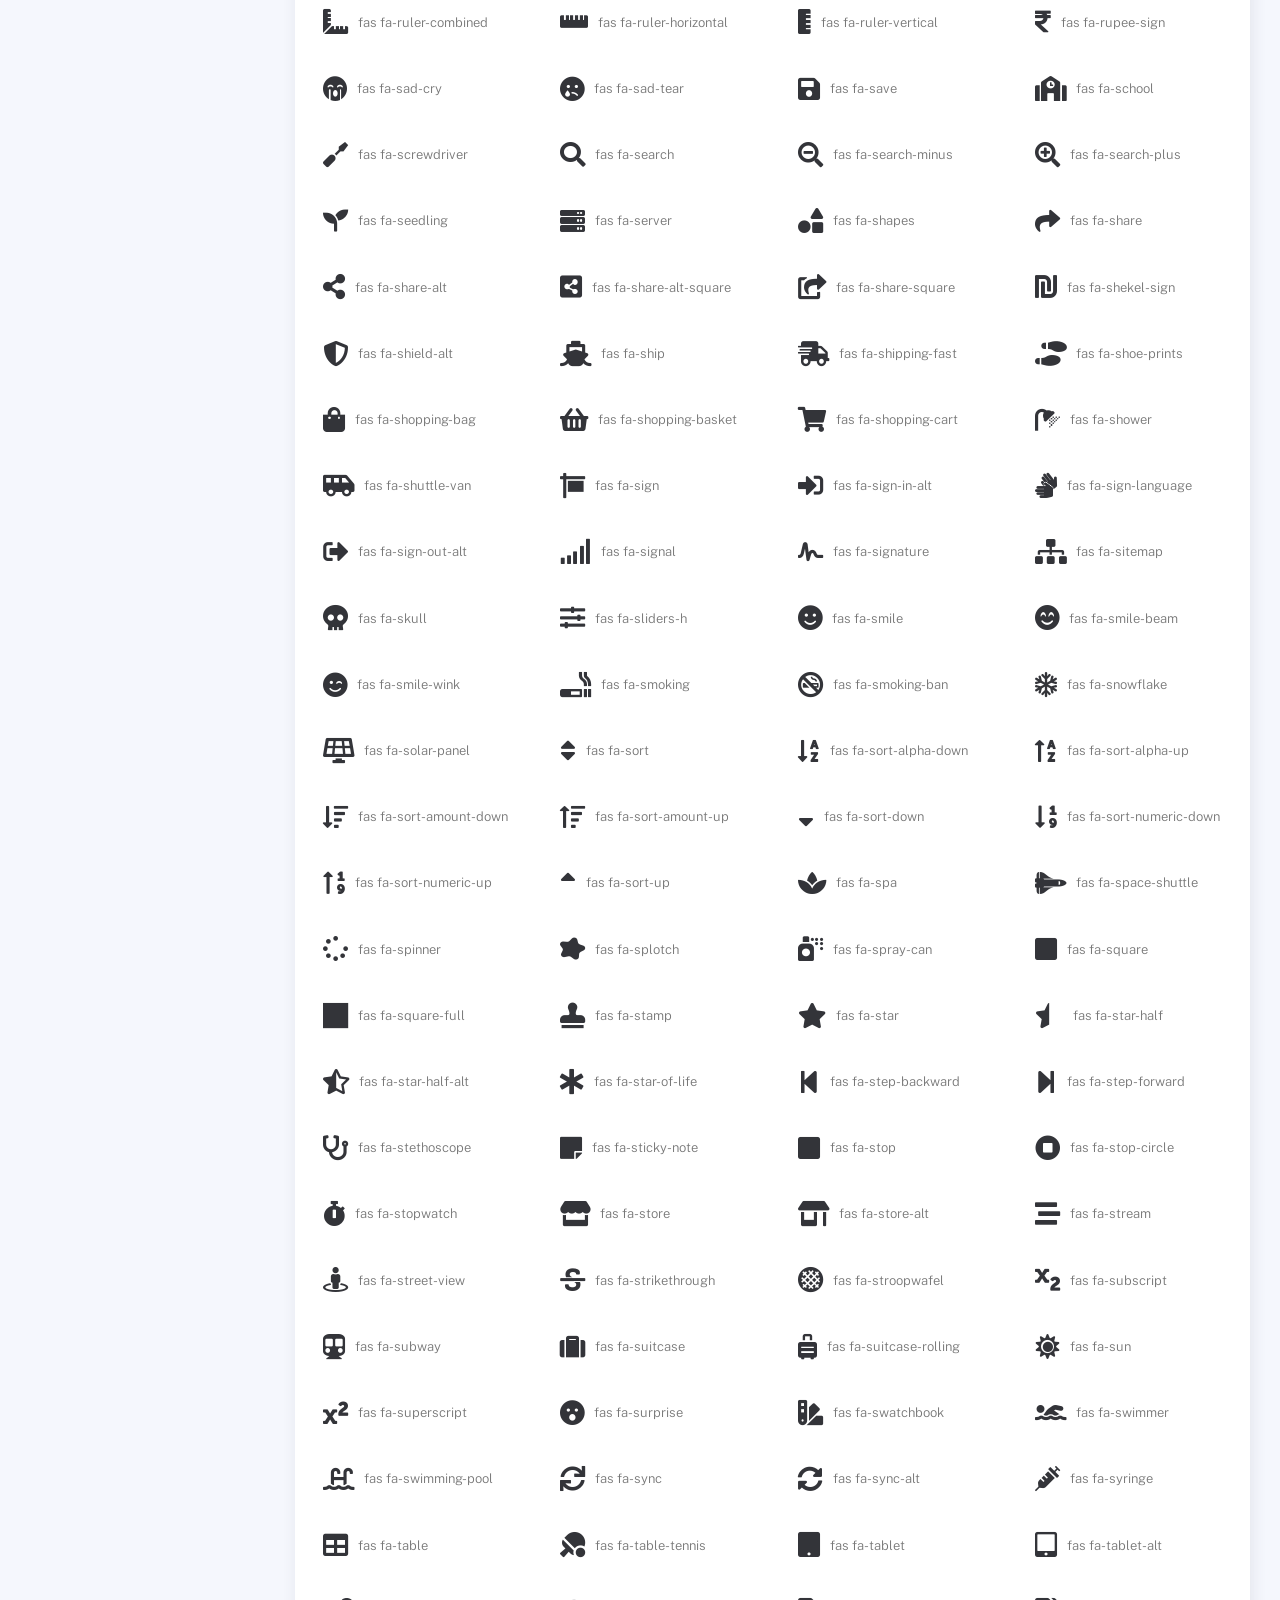
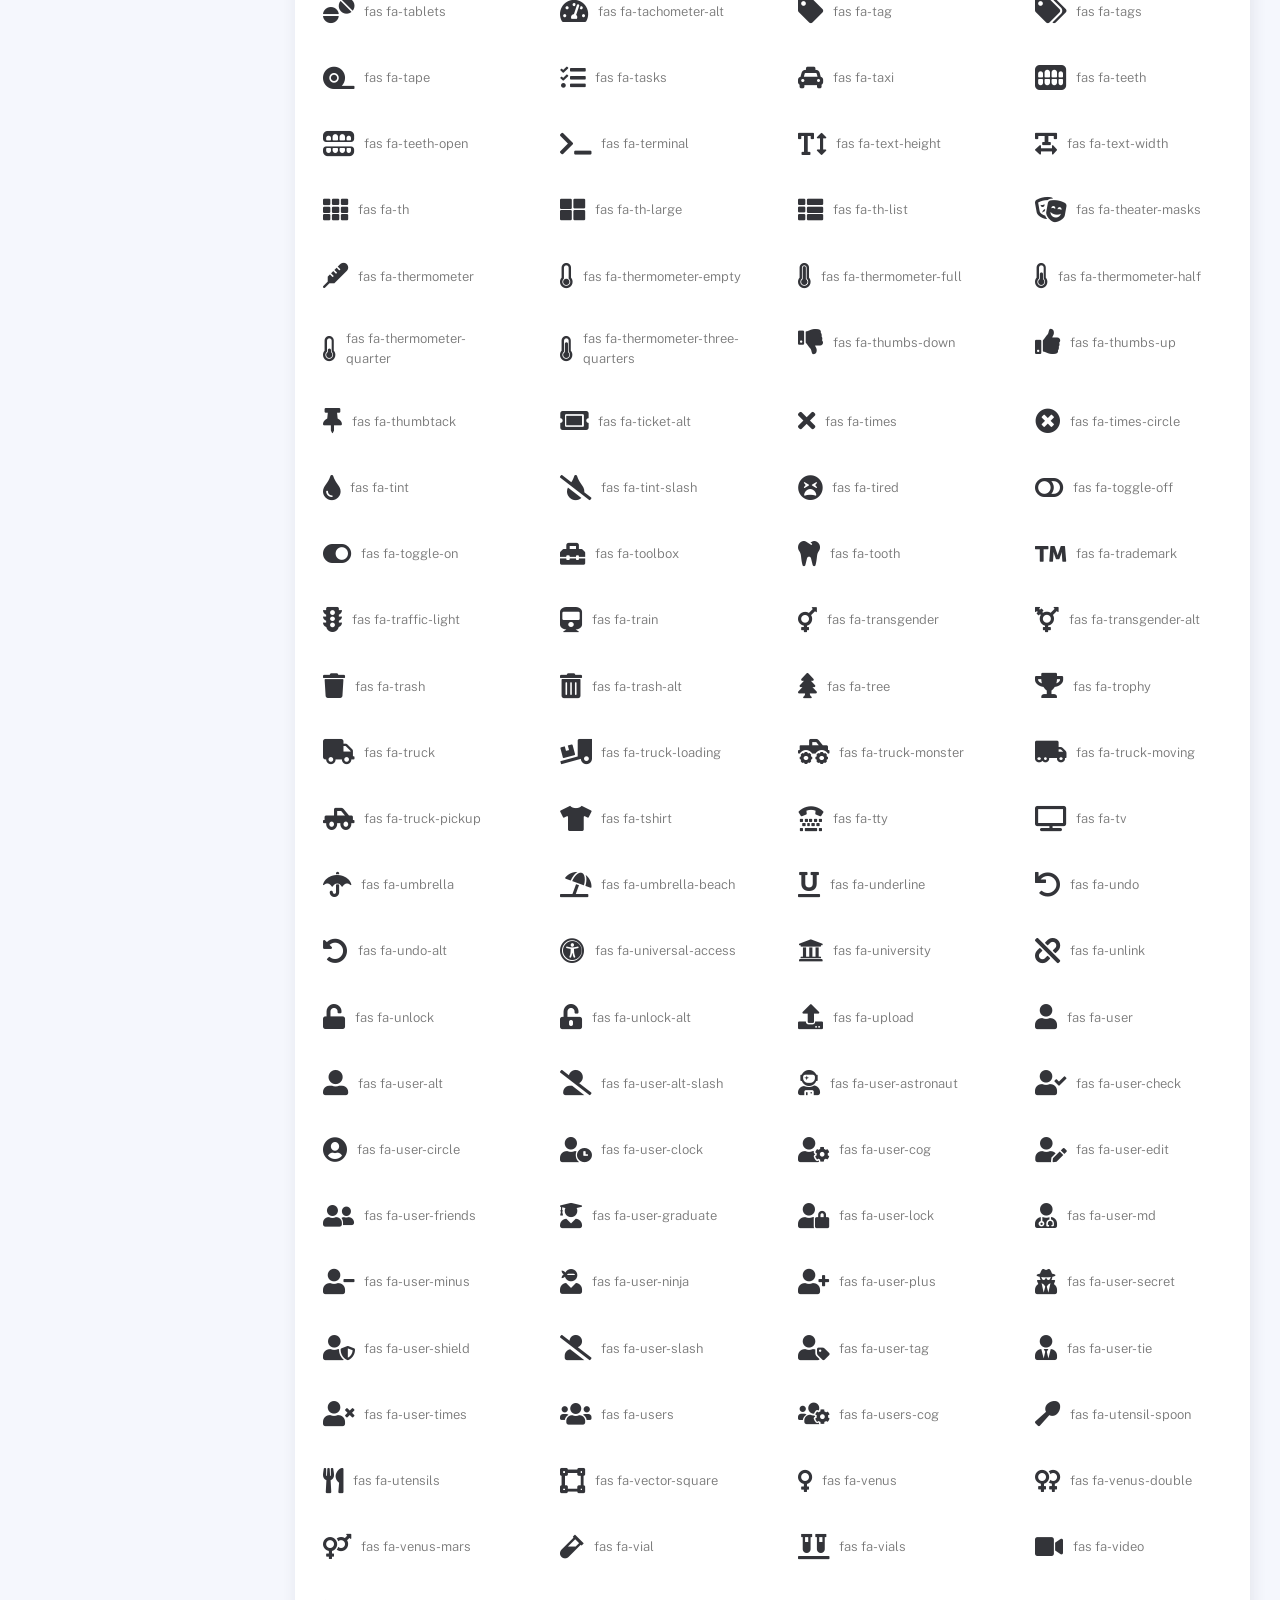
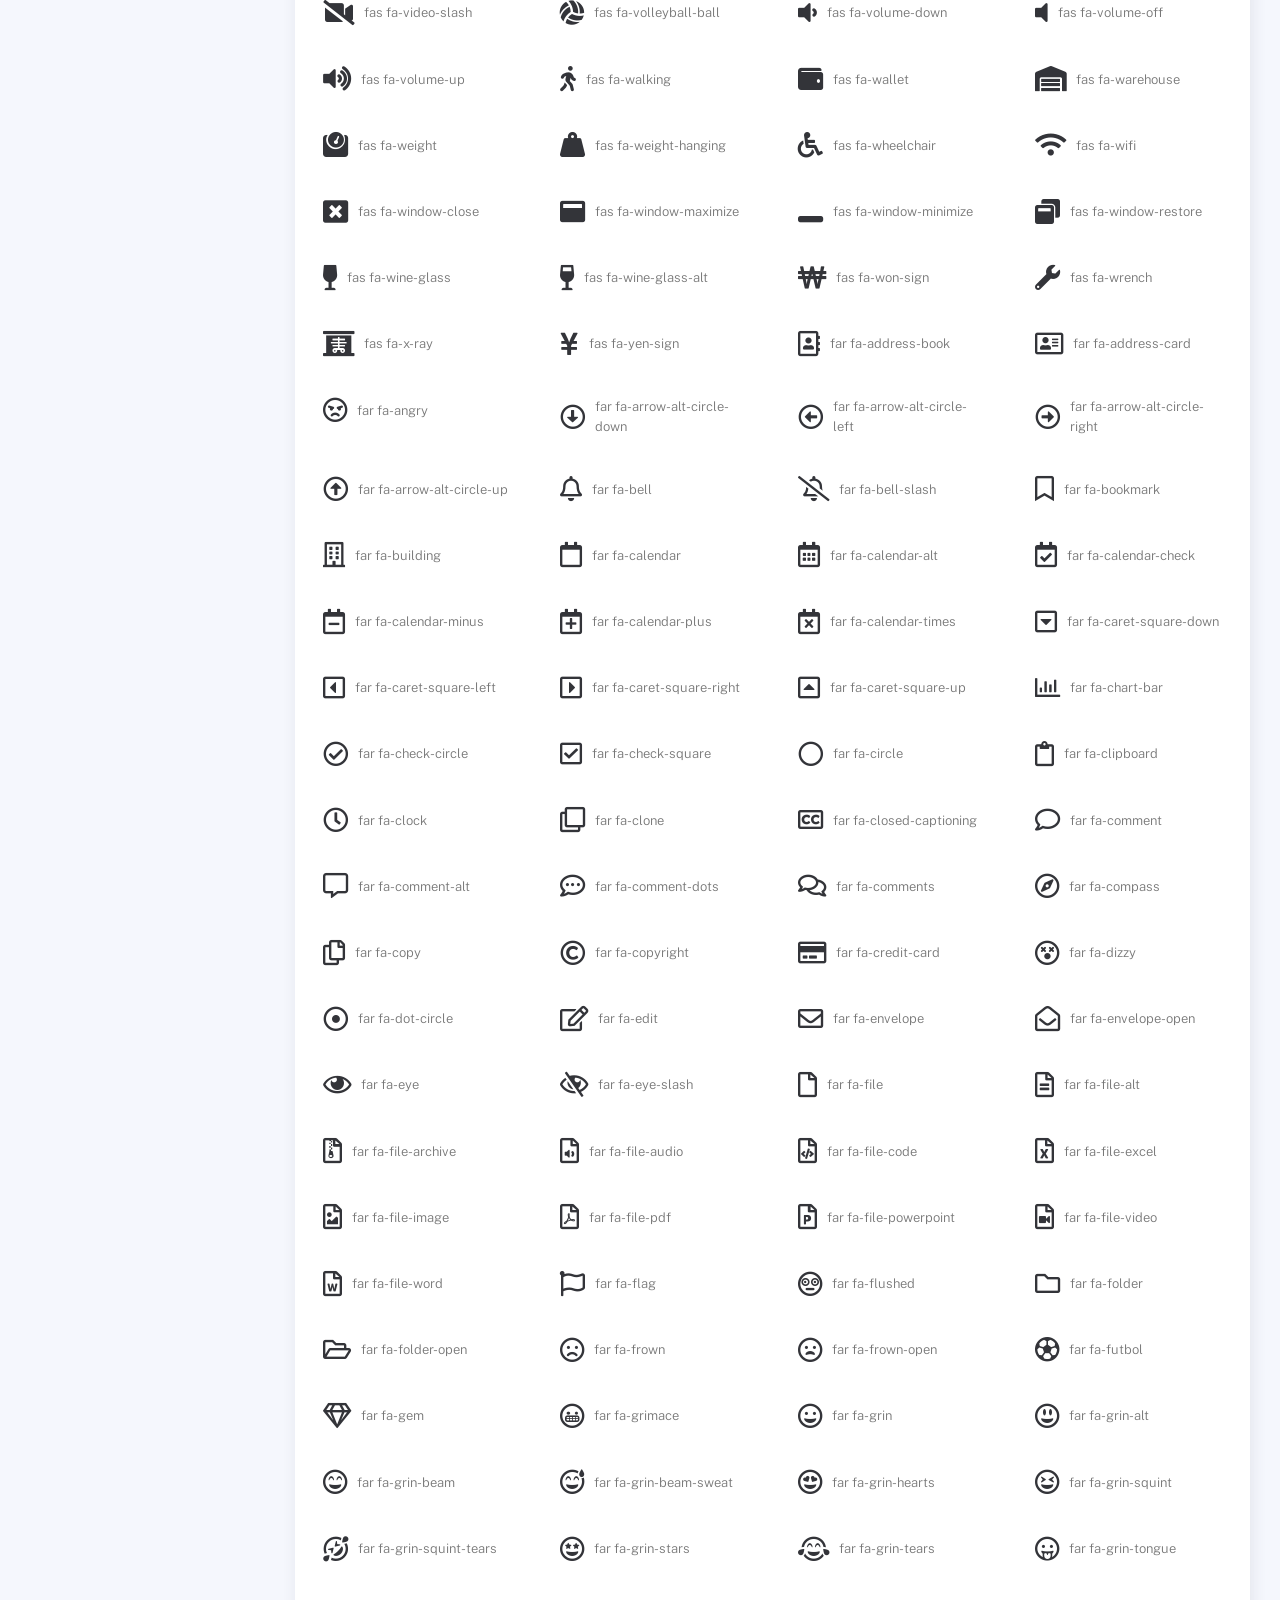
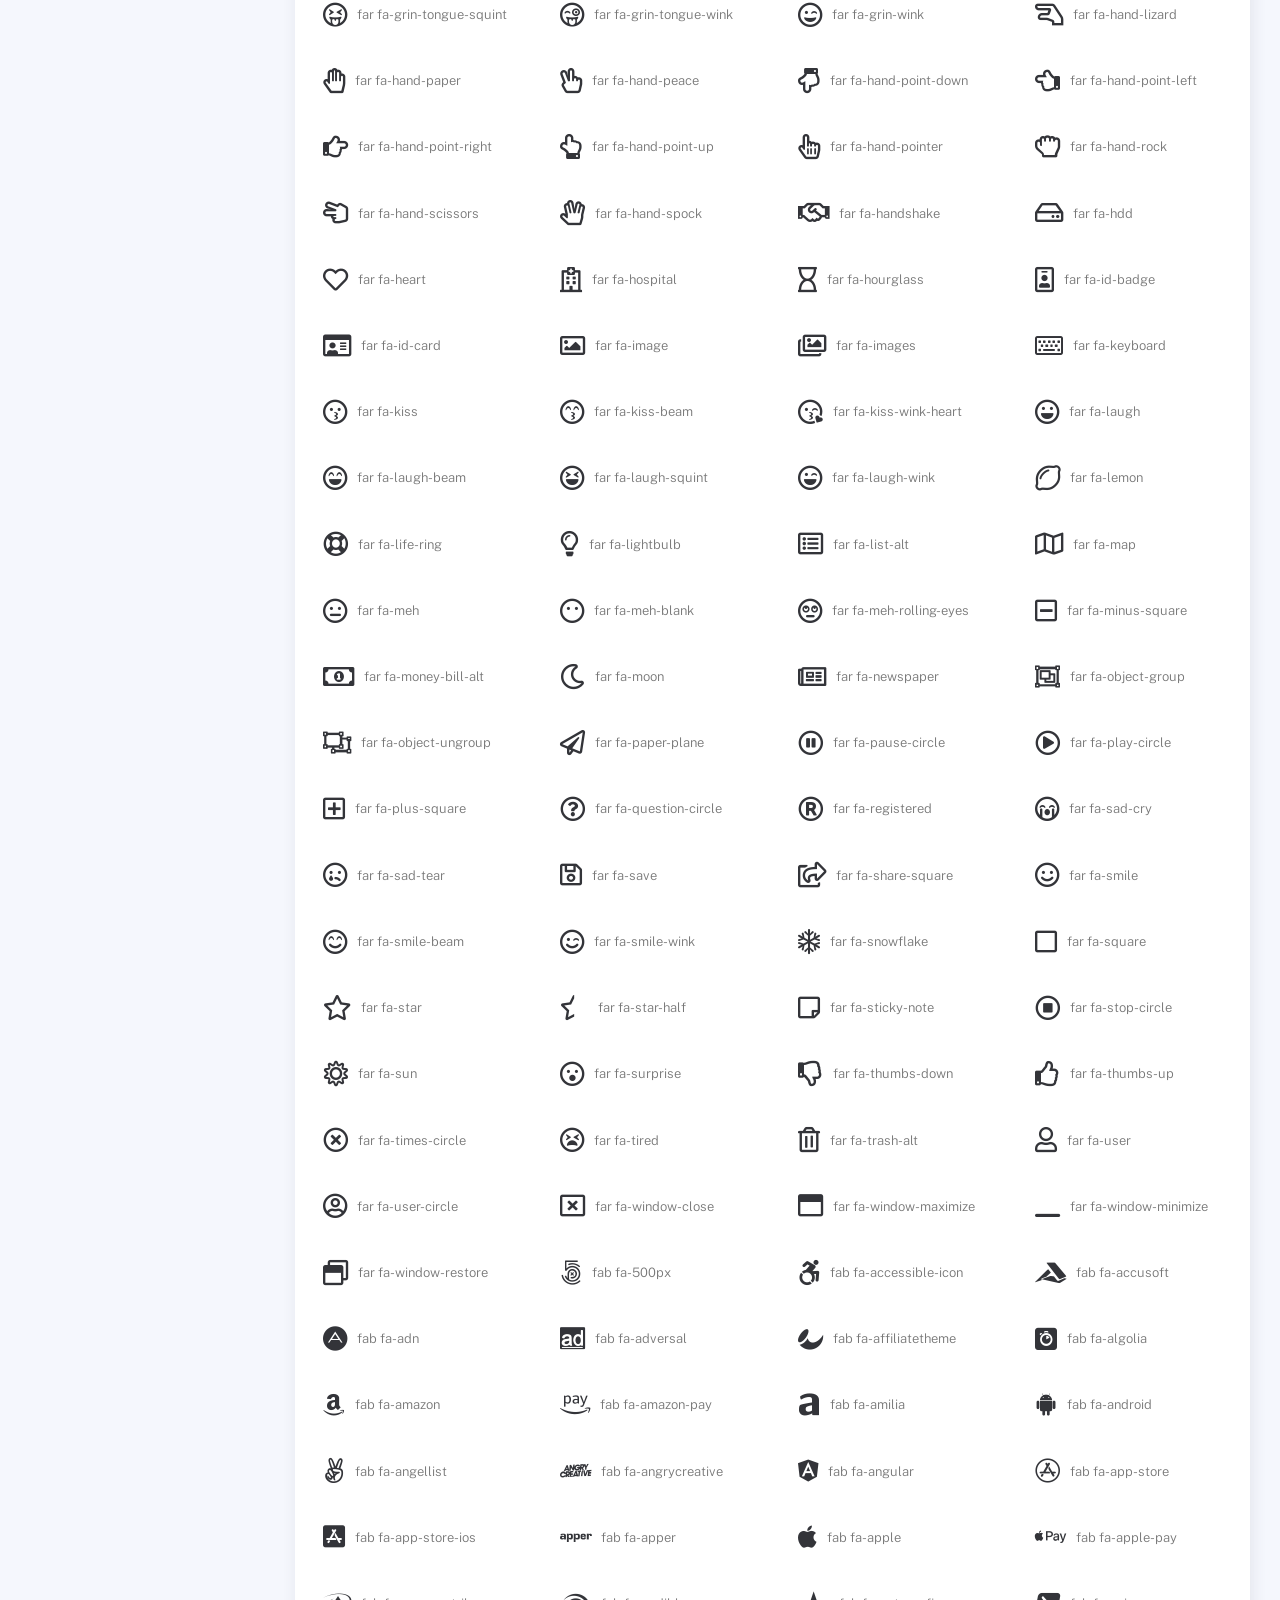
<file: components/font-awesome-icons.html>
<!DOCTYPE html>
<html lang="en">
  <head>
    <meta http-equiv="X-UA-Compatible" content="IE=edge" />
    <title>Font Awesome - Kaiadmin Bootstrap 5 Admin Dashboard</title>
    <meta
      content="width=device-width, initial-scale=1.0, shrink-to-fit=no"
      name="viewport"
    />
    <link
      rel="icon"
      href="../assets/img/kaiadmin/favicon.ico"
      type="image/x-icon"
    />

    <!-- Fonts and icons -->
    <script src="../assets/js/plugin/webfont/webfont.min.js"></script>
    <script>
      WebFont.load({
        google: { families: ["Public Sans:300,400,500,600,700"] },
        custom: {
          families: [
            "Font Awesome 5 Solid",
            "Font Awesome 5 Regular",
            "Font Awesome 5 Brands",
            "simple-line-icons",
          ],
          urls: ["../assets/css/fonts.min.css"],
        },
        active: function () {
          sessionStorage.fonts = true;
        },
      });
    </script>

    <!-- CSS Files -->
    <link rel="stylesheet" href="../assets/css/bootstrap.min.css" />
    <link rel="stylesheet" href="../assets/css/plugins.min.css" />
    <link rel="stylesheet" href="../assets/css/kaiadmin.min.css" />

    <!-- CSS Just for demo purpose, don't include it in your project -->
    <link rel="stylesheet" href="../assets/css/demo.css" />
  </head>
  <body>
    <div class="wrapper">
      <!-- Sidebar -->
      <div class="sidebar" data-background-color="dark">
        <div class="sidebar-logo">
          <!-- Logo Header -->
          <div class="logo-header" data-background-color="dark">
            <a href="../index.html" class="logo">
              <img
                src="../assets/img/kaiadmin/logo_light.svg"
                alt="navbar brand"
                class="navbar-brand"
                height="20"
              />
            </a>
            <div class="nav-toggle">
              <button class="btn btn-toggle toggle-sidebar">
                <i class="gg-menu-right"></i>
              </button>
              <button class="btn btn-toggle sidenav-toggler">
                <i class="gg-menu-left"></i>
              </button>
            </div>
            <button class="topbar-toggler more">
              <i class="gg-more-vertical-alt"></i>
            </button>
          </div>
          <!-- End Logo Header -->
        </div>
        <div class="sidebar-wrapper scrollbar scrollbar-inner">
          <div class="sidebar-content">
            <ul class="nav nav-secondary">
              <li class="nav-item">
                <a
                  data-bs-toggle="collapse"
                  href="#dashboard"
                  class="collapsed"
                  aria-expanded="false"
                >
                  <i class="fas fa-home"></i>
                  <p>Dashboard</p>
                  <span class="caret"></span>
                </a>
                <div class="collapse" id="dashboard">
                  <ul class="nav nav-collapse">
                    <li>
                      <a href="../../demo1/index.html">
                        <span class="sub-item">Dashboard 1</span>
                      </a>
                    </li>
                  </ul>
                </div>
              </li>
              <li class="nav-section">
                <span class="sidebar-mini-icon">
                  <i class="fa fa-ellipsis-h"></i>
                </span>
                <h4 class="text-section">Components</h4>
              </li>
              <li class="nav-item active submenu">
                <a data-bs-toggle="collapse" href="#base">
                  <i class="fas fa-layer-group"></i>
                  <p>Base</p>
                  <span class="caret"></span>
                </a>
                <div class="collapse show" id="base">
                  <ul class="nav nav-collapse">
                    <li>
                      <a href="../components/avatars.html">
                        <span class="sub-item">Avatars</span>
                      </a>
                    </li>
                    <li>
                      <a href="../components/buttons.html">
                        <span class="sub-item">Buttons</span>
                      </a>
                    </li>
                    <li>
                      <a href="../components/gridsystem.html">
                        <span class="sub-item">Grid System</span>
                      </a>
                    </li>
                    <li>
                      <a href="../components/panels.html">
                        <span class="sub-item">Panels</span>
                      </a>
                    </li>
                    <li>
                      <a href="../components/notifications.html">
                        <span class="sub-item">Notifications</span>
                      </a>
                    </li>
                    <li>
                      <a href="../components/sweetalert.html">
                        <span class="sub-item">Sweet Alert</span>
                      </a>
                    </li>
                    <li class="active">
                      <a href="../components/font-awesome-icons.html">
                        <span class="sub-item">Font Awesome Icons</span>
                      </a>
                    </li>
                    <li>
                      <a href="../components/simple-line-icons.html">
                        <span class="sub-item">Simple Line Icons</span>
                      </a>
                    </li>
                    <li>
                      <a href="../components/typography.html">
                        <span class="sub-item">Typography</span>
                      </a>
                    </li>
                  </ul>
                </div>
              </li>
              <li class="nav-item">
                <a data-bs-toggle="collapse" href="#sidebarLayouts">
                  <i class="fas fa-th-list"></i>
                  <p>Sidebar Layouts</p>
                  <span class="caret"></span>
                </a>
                <div class="collapse" id="sidebarLayouts">
                  <ul class="nav nav-collapse">
                    <li>
                      <a href="../sidebar-style-2.html">
                        <span class="sub-item">Sidebar Style 2</span>
                      </a>
                    </li>
                    <li>
                      <a href="../icon-menu.html">
                        <span class="sub-item">Icon Menu</span>
                      </a>
                    </li>
                  </ul>
                </div>
              </li>
              <li class="nav-item">
                <a data-bs-toggle="collapse" href="#forms">
                  <i class="fas fa-pen-square"></i>
                  <p>Forms</p>
                  <span class="caret"></span>
                </a>
                <div class="collapse" id="forms">
                  <ul class="nav nav-collapse">
                    <li>
                      <a href="../forms/forms.html">
                        <span class="sub-item">Basic Form</span>
                      </a>
                    </li>
                  </ul>
                </div>
              </li>
              <li class="nav-item">
                <a data-bs-toggle="collapse" href="#tables">
                  <i class="fas fa-table"></i>
                  <p>Tables</p>
                  <span class="caret"></span>
                </a>
                <div class="collapse" id="tables">
                  <ul class="nav nav-collapse">
                    <li>
                      <a href="../tables/tables.html">
                        <span class="sub-item">Basic Table</span>
                      </a>
                    </li>
                    <li>
                      <a href="../tables/datatables.html">
                        <span class="sub-item">Datatables</span>
                      </a>
                    </li>
                  </ul>
                </div>
              </li>
              <li class="nav-item">
                <a data-bs-toggle="collapse" href="#maps">
                  <i class="fas fa-map-marker-alt"></i>
                  <p>Maps</p>
                  <span class="caret"></span>
                </a>
                <div class="collapse" id="maps">
                  <ul class="nav nav-collapse">
                    <li>
                      <a href="../maps/googlemaps.html">
                        <span class="sub-item">Google Maps</span>
                      </a>
                    </li>
                    <li>
                      <a href="../maps/jsvectormap.html">
                        <span class="sub-item">Jsvectormap</span>
                      </a>
                    </li>
                  </ul>
                </div>
              </li>
              <li class="nav-item">
                <a data-bs-toggle="collapse" href="#charts">
                  <i class="far fa-chart-bar"></i>
                  <p>Charts</p>
                  <span class="caret"></span>
                </a>
                <div class="collapse" id="charts">
                  <ul class="nav nav-collapse">
                    <li>
                      <a href="../charts/charts.html">
                        <span class="sub-item">Chart Js</span>
                      </a>
                    </li>
                    <li>
                      <a href="../charts/sparkline.html">
                        <span class="sub-item">Sparkline</span>
                      </a>
                    </li>
                  </ul>
                </div>
              </li>
              <li class="nav-item">
                <a href="../widgets.html">
                  <i class="fas fa-desktop"></i>
                  <p>Widgets</p>
                  <span class="badge badge-success">4</span>
                </a>
              </li>
              <li class="nav-item">
                <a href="../../../documentation/index.html">
                  <i class="fas fa-file"></i>
                  <p>Documentation</p>
                  <span class="badge badge-secondary">1</span>
                </a>
              </li>
              <li class="nav-item">
                <a data-bs-toggle="collapse" href="#submenu">
                  <i class="fas fa-bars"></i>
                  <p>Menu Levels</p>
                  <span class="caret"></span>
                </a>
                <div class="collapse" id="submenu">
                  <ul class="nav nav-collapse">
                    <li>
                      <a data-bs-toggle="collapse" href="#subnav1">
                        <span class="sub-item">Level 1</span>
                        <span class="caret"></span>
                      </a>
                      <div class="collapse" id="subnav1">
                        <ul class="nav nav-collapse subnav">
                          <li>
                            <a href="#">
                              <span class="sub-item">Level 2</span>
                            </a>
                          </li>
                          <li>
                            <a href="#">
                              <span class="sub-item">Level 2</span>
                            </a>
                          </li>
                        </ul>
                      </div>
                    </li>
                    <li>
                      <a data-bs-toggle="collapse" href="#subnav2">
                        <span class="sub-item">Level 1</span>
                        <span class="caret"></span>
                      </a>
                      <div class="collapse" id="subnav2">
                        <ul class="nav nav-collapse subnav">
                          <li>
                            <a href="#">
                              <span class="sub-item">Level 2</span>
                            </a>
                          </li>
                        </ul>
                      </div>
                    </li>
                    <li>
                      <a href="#">
                        <span class="sub-item">Level 1</span>
                      </a>
                    </li>
                  </ul>
                </div>
              </li>
            </ul>
          </div>
        </div>
      </div>
      <!-- End Sidebar -->

      <div class="main-panel">
        <div class="main-header">
          <div class="main-header-logo">
            <!-- Logo Header -->
            <div class="logo-header" data-background-color="dark">
              <a href="../index.html" class="logo">
                <img
                  src="../assets/img/kaiadmin/logo_light.svg"
                  alt="navbar brand"
                  class="navbar-brand"
                  height="20"
                />
              </a>
              <div class="nav-toggle">
                <button class="btn btn-toggle toggle-sidebar">
                  <i class="gg-menu-right"></i>
                </button>
                <button class="btn btn-toggle sidenav-toggler">
                  <i class="gg-menu-left"></i>
                </button>
              </div>
              <button class="topbar-toggler more">
                <i class="gg-more-vertical-alt"></i>
              </button>
            </div>
            <!-- End Logo Header -->
          </div>
          <!-- Navbar Header -->
          <nav
            class="navbar navbar-header navbar-header-transparent navbar-expand-lg border-bottom"
          >
            <div class="container-fluid">
              <nav
                class="navbar navbar-header-left navbar-expand-lg navbar-form nav-search p-0 d-none d-lg-flex"
              >
                <div class="input-group">
                  <div class="input-group-prepend">
                    <button type="submit" class="btn btn-search pe-1">
                      <i class="fa fa-search search-icon"></i>
                    </button>
                  </div>
                  <input
                    type="text"
                    placeholder="Search ..."
                    class="form-control"
                  />
                </div>
              </nav>

              <ul class="navbar-nav topbar-nav ms-md-auto align-items-center">
                <li
                  class="nav-item topbar-icon dropdown hidden-caret d-flex d-lg-none"
                >
                  <a
                    class="nav-link dropdown-toggle"
                    data-bs-toggle="dropdown"
                    href="#"
                    role="button"
                    aria-expanded="false"
                    aria-haspopup="true"
                  >
                    <i class="fa fa-search"></i>
                  </a>
                  <ul class="dropdown-menu dropdown-search animated fadeIn">
                    <form class="navbar-left navbar-form nav-search">
                      <div class="input-group">
                        <input
                          type="text"
                          placeholder="Search ..."
                          class="form-control"
                        />
                      </div>
                    </form>
                  </ul>
                </li>
                <li class="nav-item topbar-icon dropdown hidden-caret">
                  <a
                    class="nav-link dropdown-toggle"
                    href="#"
                    id="messageDropdown"
                    role="button"
                    data-bs-toggle="dropdown"
                    aria-haspopup="true"
                    aria-expanded="false"
                  >
                    <i class="fa fa-envelope"></i>
                  </a>
                  <ul
                    class="dropdown-menu messages-notif-box animated fadeIn"
                    aria-labelledby="messageDropdown"
                  >
                    <li>
                      <div
                        class="dropdown-title d-flex justify-content-between align-items-center"
                      >
                        Messages
                        <a href="#" class="small">Mark all as read</a>
                      </div>
                    </li>
                    <li>
                      <div class="message-notif-scroll scrollbar-outer">
                        <div class="notif-center">
                          <a href="#">
                            <div class="notif-img">
                              <img
                                src="../assets/img/jm_denis.jpg"
                                alt="Img Profile"
                              />
                            </div>
                            <div class="notif-content">
                              <span class="subject">Jimmy Denis</span>
                              <span class="block"> How are you ? </span>
                              <span class="time">5 minutes ago</span>
                            </div>
                          </a>
                          <a href="#">
                            <div class="notif-img">
                              <img
                                src="../assets/img/chadengle.jpg"
                                alt="Img Profile"
                              />
                            </div>
                            <div class="notif-content">
                              <span class="subject">Chad</span>
                              <span class="block"> Ok, Thanks ! </span>
                              <span class="time">12 minutes ago</span>
                            </div>
                          </a>
                          <a href="#">
                            <div class="notif-img">
                              <img
                                src="../assets/img/mlane.jpg"
                                alt="Img Profile"
                              />
                            </div>
                            <div class="notif-content">
                              <span class="subject">Jhon Doe</span>
                              <span class="block">
                                Ready for the meeting today...
                              </span>
                              <span class="time">12 minutes ago</span>
                            </div>
                          </a>
                          <a href="#">
                            <div class="notif-img">
                              <img
                                src="../assets/img/talha.jpg"
                                alt="Img Profile"
                              />
                            </div>
                            <div class="notif-content">
                              <span class="subject">Talha</span>
                              <span class="block"> Hi, Apa Kabar ? </span>
                              <span class="time">17 minutes ago</span>
                            </div>
                          </a>
                        </div>
                      </div>
                    </li>
                    <li>
                      <a class="see-all" href="javascript:void(0);"
                        >See all messages<i class="fa fa-angle-right"></i>
                      </a>
                    </li>
                  </ul>
                </li>
                <li class="nav-item topbar-icon dropdown hidden-caret">
                  <a
                    class="nav-link dropdown-toggle"
                    href="#"
                    id="notifDropdown"
                    role="button"
                    data-bs-toggle="dropdown"
                    aria-haspopup="true"
                    aria-expanded="false"
                  >
                    <i class="fa fa-bell"></i>
                    <span class="notification">4</span>
                  </a>
                  <ul
                    class="dropdown-menu notif-box animated fadeIn"
                    aria-labelledby="notifDropdown"
                  >
                    <li>
                      <div class="dropdown-title">
                        You have 4 new notification
                      </div>
                    </li>
                    <li>
                      <div class="notif-scroll scrollbar-outer">
                        <div class="notif-center">
                          <a href="#">
                            <div class="notif-icon notif-primary">
                              <i class="fa fa-user-plus"></i>
                            </div>
                            <div class="notif-content">
                              <span class="block"> New user registered </span>
                              <span class="time">5 minutes ago</span>
                            </div>
                          </a>
                          <a href="#">
                            <div class="notif-icon notif-success">
                              <i class="fa fa-comment"></i>
                            </div>
                            <div class="notif-content">
                              <span class="block">
                                Rahmad commented on Admin
                              </span>
                              <span class="time">12 minutes ago</span>
                            </div>
                          </a>
                          <a href="#">
                            <div class="notif-img">
                              <img
                                src="../assets/img/profile2.jpg"
                                alt="Img Profile"
                              />
                            </div>
                            <div class="notif-content">
                              <span class="block">
                                Reza send messages to you
                              </span>
                              <span class="time">12 minutes ago</span>
                            </div>
                          </a>
                          <a href="#">
                            <div class="notif-icon notif-danger">
                              <i class="fa fa-heart"></i>
                            </div>
                            <div class="notif-content">
                              <span class="block"> Farrah liked Admin </span>
                              <span class="time">17 minutes ago</span>
                            </div>
                          </a>
                        </div>
                      </div>
                    </li>
                    <li>
                      <a class="see-all" href="javascript:void(0);"
                        >See all notifications<i class="fa fa-angle-right"></i>
                      </a>
                    </li>
                  </ul>
                </li>
                <li class="nav-item topbar-icon dropdown hidden-caret">
                  <a
                    class="nav-link"
                    data-bs-toggle="dropdown"
                    href="#"
                    aria-expanded="false"
                  >
                    <i class="fas fa-layer-group"></i>
                  </a>
                  <div class="dropdown-menu quick-actions animated fadeIn">
                    <div class="quick-actions-header">
                      <span class="title mb-1">Quick Actions</span>
                      <span class="subtitle op-7">Shortcuts</span>
                    </div>
                    <div class="quick-actions-scroll scrollbar-outer">
                      <div class="quick-actions-items">
                        <div class="row m-0">
                          <a class="col-6 col-md-4 p-0" href="#">
                            <div class="quick-actions-item">
                              <div class="avatar-item bg-danger rounded-circle">
                                <i class="far fa-calendar-alt"></i>
                              </div>
                              <span class="text">Calendar</span>
                            </div>
                          </a>
                          <a class="col-6 col-md-4 p-0" href="#">
                            <div class="quick-actions-item">
                              <div
                                class="avatar-item bg-warning rounded-circle"
                              >
                                <i class="fas fa-map"></i>
                              </div>
                              <span class="text">Maps</span>
                            </div>
                          </a>
                          <a class="col-6 col-md-4 p-0" href="#">
                            <div class="quick-actions-item">
                              <div class="avatar-item bg-info rounded-circle">
                                <i class="fas fa-file-excel"></i>
                              </div>
                              <span class="text">Reports</span>
                            </div>
                          </a>
                          <a class="col-6 col-md-4 p-0" href="#">
                            <div class="quick-actions-item">
                              <div
                                class="avatar-item bg-success rounded-circle"
                              >
                                <i class="fas fa-envelope"></i>
                              </div>
                              <span class="text">Emails</span>
                            </div>
                          </a>
                          <a class="col-6 col-md-4 p-0" href="#">
                            <div class="quick-actions-item">
                              <div
                                class="avatar-item bg-primary rounded-circle"
                              >
                                <i class="fas fa-file-invoice-dollar"></i>
                              </div>
                              <span class="text">Invoice</span>
                            </div>
                          </a>
                          <a class="col-6 col-md-4 p-0" href="#">
                            <div class="quick-actions-item">
                              <div
                                class="avatar-item bg-secondary rounded-circle"
                              >
                                <i class="fas fa-credit-card"></i>
                              </div>
                              <span class="text">Payments</span>
                            </div>
                          </a>
                        </div>
                      </div>
                    </div>
                  </div>
                </li>

                <li class="nav-item topbar-user dropdown hidden-caret">
                  <a
                    class="dropdown-toggle profile-pic"
                    data-bs-toggle="dropdown"
                    href="#"
                    aria-expanded="false"
                  >
                    <div class="avatar-sm">
                      <img
                        src="../assets/img/profile.jpg"
                        alt="..."
                        class="avatar-img rounded-circle"
                      />
                    </div>
                    <span class="profile-username">
                      <span class="op-7">Hi,</span>
                      <span class="fw-bold">Hizrian</span>
                    </span>
                  </a>
                  <ul class="dropdown-menu dropdown-user animated fadeIn">
                    <div class="dropdown-user-scroll scrollbar-outer">
                      <li>
                        <div class="user-box">
                          <div class="avatar-lg">
                            <img
                              src="../assets/img/profile.jpg"
                              alt="image profile"
                              class="avatar-img rounded"
                            />
                          </div>
                          <div class="u-text">
                            <h4>Hizrian</h4>
                            <p class="text-muted">hello@example.com</p>
                            <a
                              href="profile.html"
                              class="btn btn-xs btn-secondary btn-sm"
                              >View Profile</a
                            >
                          </div>
                        </div>
                      </li>
                      <li>
                        <div class="dropdown-divider"></div>
                        <a class="dropdown-item" href="#">My Profile</a>
                        <a class="dropdown-item" href="#">My Balance</a>
                        <a class="dropdown-item" href="#">Inbox</a>
                        <div class="dropdown-divider"></div>
                        <a class="dropdown-item" href="#">Account Setting</a>
                        <div class="dropdown-divider"></div>
                        <a class="dropdown-item" href="#">Logout</a>
                      </li>
                    </div>
                  </ul>
                </li>
              </ul>
            </div>
          </nav>
          <!-- End Navbar -->
        </div>

        <div class="container">
          <div class="page-inner">
            <div class="page-header">
              <h3 class="fw-bold mb-3">Icons</h3>
              <ul class="breadcrumbs mb-3">
                <li class="nav-home">
                  <a href="#">
                    <i class="icon-home"></i>
                  </a>
                </li>
                <li class="separator">
                  <i class="icon-arrow-right"></i>
                </li>
                <li class="nav-item">
                  <a href="#">Base</a>
                </li>
                <li class="separator">
                  <i class="icon-arrow-right"></i>
                </li>
                <li class="nav-item">
                  <a href="#">Line Awesome</a>
                </li>
              </ul>
            </div>
            <div class="row">
              <div class="col-md-12">
                <div class="card">
                  <div class="card-header">
                    <div class="card-title">Font Awesome Icons</div>
                    <div class="card-category">
                      Modern Font Icon from
                      <a class="link" href="https://fontawesome.com"
                        >Font Awesome</a
                      >
                    </div>
                  </div>
                  <div class="card-body">
                    <div id="row-demo-icon" class="row"></div>
                  </div>
                </div>
              </div>
            </div>
          </div>
        </div>

        <footer class="footer">
          <div class="container-fluid d-flex justify-content-between">
            <nav class="pull-left">
              <ul class="nav">
                <li class="nav-item">
                  <a class="nav-link" href="http://www.themekita.com">
                    ThemeKita
                  </a>
                </li>
                <li class="nav-item">
                  <a class="nav-link" href="#"> Help </a>
                </li>
                <li class="nav-item">
                  <a class="nav-link" href="#"> Licenses </a>
                </li>
              </ul>
            </nav>
            <div class="copyright">
              2024, made with <i class="fa fa-heart heart text-danger"></i> by
              <a href="http://www.themekita.com">ThemeKita</a>
            </div>
            <div>
              Distributed by
              <a target="_blank" href="https://themewagon.com/">ThemeWagon</a>.
            </div>
          </div>
        </footer>
      </div>

      <!-- Custom template | don't include it in your project! -->
      <div class="custom-template">
        <div class="title">Settings</div>
        <div class="custom-content">
          <div class="switcher">
            <div class="switch-block">
              <h4>Logo Header</h4>
              <div class="btnSwitch">
                <button
                  type="button"
                  class="selected changeLogoHeaderColor"
                  data-color="dark"
                ></button>
                <button
                  type="button"
                  class="selected changeLogoHeaderColor"
                  data-color="blue"
                ></button>
                <button
                  type="button"
                  class="changeLogoHeaderColor"
                  data-color="purple"
                ></button>
                <button
                  type="button"
                  class="changeLogoHeaderColor"
                  data-color="light-blue"
                ></button>
                <button
                  type="button"
                  class="changeLogoHeaderColor"
                  data-color="green"
                ></button>
                <button
                  type="button"
                  class="changeLogoHeaderColor"
                  data-color="orange"
                ></button>
                <button
                  type="button"
                  class="changeLogoHeaderColor"
                  data-color="red"
                ></button>
                <button
                  type="button"
                  class="changeLogoHeaderColor"
                  data-color="white"
                ></button>
                <br />
                <button
                  type="button"
                  class="changeLogoHeaderColor"
                  data-color="dark2"
                ></button>
                <button
                  type="button"
                  class="changeLogoHeaderColor"
                  data-color="blue2"
                ></button>
                <button
                  type="button"
                  class="changeLogoHeaderColor"
                  data-color="purple2"
                ></button>
                <button
                  type="button"
                  class="changeLogoHeaderColor"
                  data-color="light-blue2"
                ></button>
                <button
                  type="button"
                  class="changeLogoHeaderColor"
                  data-color="green2"
                ></button>
                <button
                  type="button"
                  class="changeLogoHeaderColor"
                  data-color="orange2"
                ></button>
                <button
                  type="button"
                  class="changeLogoHeaderColor"
                  data-color="red2"
                ></button>
              </div>
            </div>
            <div class="switch-block">
              <h4>Navbar Header</h4>
              <div class="btnSwitch">
                <button
                  type="button"
                  class="changeTopBarColor"
                  data-color="dark"
                ></button>
                <button
                  type="button"
                  class="changeTopBarColor"
                  data-color="blue"
                ></button>
                <button
                  type="button"
                  class="changeTopBarColor"
                  data-color="purple"
                ></button>
                <button
                  type="button"
                  class="changeTopBarColor"
                  data-color="light-blue"
                ></button>
                <button
                  type="button"
                  class="changeTopBarColor"
                  data-color="green"
                ></button>
                <button
                  type="button"
                  class="changeTopBarColor"
                  data-color="orange"
                ></button>
                <button
                  type="button"
                  class="changeTopBarColor"
                  data-color="red"
                ></button>
                <button
                  type="button"
                  class="changeTopBarColor"
                  data-color="white"
                ></button>
                <br />
                <button
                  type="button"
                  class="changeTopBarColor"
                  data-color="dark2"
                ></button>
                <button
                  type="button"
                  class="selected changeTopBarColor"
                  data-color="blue2"
                ></button>
                <button
                  type="button"
                  class="changeTopBarColor"
                  data-color="purple2"
                ></button>
                <button
                  type="button"
                  class="changeTopBarColor"
                  data-color="light-blue2"
                ></button>
                <button
                  type="button"
                  class="changeTopBarColor"
                  data-color="green2"
                ></button>
                <button
                  type="button"
                  class="changeTopBarColor"
                  data-color="orange2"
                ></button>
                <button
                  type="button"
                  class="changeTopBarColor"
                  data-color="red2"
                ></button>
              </div>
            </div>
            <div class="switch-block">
              <h4>Sidebar</h4>
              <div class="btnSwitch">
                <button
                  type="button"
                  class="selected changeSideBarColor"
                  data-color="white"
                ></button>
                <button
                  type="button"
                  class="changeSideBarColor"
                  data-color="dark"
                ></button>
                <button
                  type="button"
                  class="changeSideBarColor"
                  data-color="dark2"
                ></button>
              </div>
            </div>
          </div>
        </div>
        <div class="custom-toggle">
          <i class="icon-settings"></i>
        </div>
      </div>
      <!-- End Custom template -->
    </div>
    <!--   Core JS Files   -->
    <script src="../assets/js/core/jquery-3.7.1.min.js"></script>
    <script src="../assets/js/core/popper.min.js"></script>
    <script src="../assets/js/core/bootstrap.min.js"></script>

    <!-- jQuery Scrollbar -->
    <script src="../assets/js/plugin/jquery-scrollbar/jquery.scrollbar.min.js"></script>
    <!-- Moment JS -->
    <script src="../assets/js/plugin/moment/moment.min.js"></script>

    <!-- Chart JS -->
    <script src="../assets/js/plugin/chart.js/chart.min.js"></script>

    <!-- jQuery Sparkline -->
    <script src="../assets/js/plugin/jquery.sparkline/jquery.sparkline.min.js"></script>

    <!-- Chart Circle -->
    <script src="../assets/js/plugin/chart-circle/circles.min.js"></script>

    <!-- Datatables -->
    <script src="../assets/js/plugin/datatables/datatables.min.js"></script>

    <!-- Bootstrap Notify -->
    <script src="../assets/js/plugin/bootstrap-notify/bootstrap-notify.min.js"></script>

    <!-- jQuery Vector Maps -->
    <script src="../assets/js/plugin/jsvectormap/jsvectormap.min.js"></script>
    <script src="../assets/js/plugin/jsvectormap/world.js"></script>

    <!-- Sweet Alert -->
    <script src="../assets/js/plugin/sweetalert/sweetalert.min.js"></script>

    <!-- Kaiadmin JS -->
    <script src="../assets/js/kaiadmin.min.js"></script>

    <!-- Kaiadmin DEMO methods, don't include it in your project! -->
    <script src="../assets/js/setting-demo2.js"></script>

    <script>
      var iconClass = [
        "fas fa-address-book",
        "fas fa-address-card",
        "fas fa-adjust",
        "fas fa-air-freshener",
        "fas fa-align-center",
        "fas fa-align-justify",
        "fas fa-align-left",
        "fas fa-align-right",
        "fas fa-allergies",
        "fas fa-ambulance",
        "fas fa-american-sign-language-interpreting",
        "fas fa-anchor",
        "fas fa-angle-double-down",
        "fas fa-angle-double-left",
        "fas fa-angle-double-right",
        "fas fa-angle-double-up",
        "fas fa-angle-down",
        "fas fa-angle-left",
        "fas fa-angle-right",
        "fas fa-angle-up",
        "fas fa-angry",
        "fas fa-apple-alt",
        "fas fa-archive",
        "fas fa-archway",
        "fas fa-arrow-alt-circle-down",
        "fas fa-arrow-alt-circle-left",
        "fas fa-arrow-alt-circle-right",
        "fas fa-arrow-alt-circle-up",
        "fas fa-arrow-circle-down",
        "fas fa-arrow-circle-left",
        "fas fa-arrow-circle-right",
        "fas fa-arrow-circle-up",
        "fas fa-arrow-down",
        "fas fa-arrow-left",
        "fas fa-arrow-right",
        "fas fa-arrow-up",
        "fas fa-arrows-alt",
        "fas fa-arrows-alt-h",
        "fas fa-arrows-alt-v",
        "fas fa-assistive-listening-systems",
        "fas fa-asterisk",
        "fas fa-at",
        "fas fa-atlas",
        "fas fa-atom",
        "fas fa-audio-description",
        "fas fa-award",
        "fas fa-backspace",
        "fas fa-backward",
        "fas fa-balance-scale",
        "fas fa-ban",
        "fas fa-band-aid",
        "fas fa-barcode",
        "fas fa-bars",
        "fas fa-baseball-ball",
        "fas fa-basketball-ball",
        "fas fa-bath",
        "fas fa-battery-empty",
        "fas fa-battery-full",
        "fas fa-battery-half",
        "fas fa-battery-quarter",
        "fas fa-battery-three-quarters",
        "fas fa-bed",
        "fas fa-beer",
        "fas fa-bell",
        "fas fa-bell-slash",
        "fas fa-bezier-curve",
        "fas fa-bicycle",
        "fas fa-binoculars",
        "fas fa-birthday-cake",
        "fas fa-blender",
        "fas fa-blind",
        "fas fa-bold",
        "fas fa-bolt",
        "fas fa-bomb",
        "fas fa-bone",
        "fas fa-bong",
        "fas fa-book",
        "fas fa-book-open",
        "fas fa-book-reader",
        "fas fa-bookmark",
        "fas fa-bowling-ball",
        "fas fa-box",
        "fas fa-box-open",
        "fas fa-boxes",
        "fas fa-braille",
        "fas fa-brain",
        "fas fa-briefcase",
        "fas fa-briefcase-medical",
        "fas fa-broadcast-tower",
        "fas fa-broom",
        "fas fa-brush",
        "fas fa-bug",
        "fas fa-building",
        "fas fa-bullhorn",
        "fas fa-bullseye",
        "fas fa-burn",
        "fas fa-bus",
        "fas fa-bus-alt",
        "fas fa-calculator",
        "fas fa-calendar",
        "fas fa-calendar-alt",
        "fas fa-calendar-check",
        "fas fa-calendar-minus",
        "fas fa-calendar-plus",
        "fas fa-calendar-times",
        "fas fa-camera",
        "fas fa-camera-retro",
        "fas fa-cannabis",
        "fas fa-capsules",
        "fas fa-car",
        "fas fa-car-alt",
        "fas fa-car-battery",
        "fas fa-car-crash",
        "fas fa-car-side",
        "fas fa-caret-down",
        "fas fa-caret-left",
        "fas fa-caret-right",
        "fas fa-caret-square-down",
        "fas fa-caret-square-left",
        "fas fa-caret-square-right",
        "fas fa-caret-square-up",
        "fas fa-caret-up",
        "fas fa-cart-arrow-down",
        "fas fa-cart-plus",
        "fas fa-certificate",
        "fas fa-chalkboard",
        "fas fa-chalkboard-teacher",
        "fas fa-charging-station",
        "fas fa-chart-area",
        "fas fa-chart-bar",
        "fas fa-chart-line",
        "fas fa-chart-pie",
        "fas fa-check",
        "fas fa-check-circle",
        "fas fa-check-double",
        "fas fa-check-square",
        "fas fa-chess",
        "fas fa-chess-bishop",
        "fas fa-chess-board",
        "fas fa-chess-king",
        "fas fa-chess-knight",
        "fas fa-chess-pawn",
        "fas fa-chess-queen",
        "fas fa-chess-rook",
        "fas fa-chevron-circle-down",
        "fas fa-chevron-circle-left",
        "fas fa-chevron-circle-right",
        "fas fa-chevron-circle-up",
        "fas fa-chevron-down",
        "fas fa-chevron-left",
        "fas fa-chevron-right",
        "fas fa-chevron-up",
        "fas fa-child",
        "fas fa-church",
        "fas fa-circle",
        "fas fa-circle-notch",
        "fas fa-clipboard",
        "fas fa-clipboard-check",
        "fas fa-clipboard-list",
        "fas fa-clock",
        "fas fa-clone",
        "fas fa-closed-captioning",
        "fas fa-cloud",
        "fas fa-cloud-download-alt",
        "fas fa-cloud-upload-alt",
        "fas fa-cocktail",
        "fas fa-code",
        "fas fa-code-branch",
        "fas fa-coffee",
        "fas fa-cog",
        "fas fa-cogs",
        "fas fa-coins",
        "fas fa-columns",
        "fas fa-comment",
        "fas fa-comment-alt",
        "fas fa-comment-dots",
        "fas fa-comment-slash",
        "fas fa-comments",
        "fas fa-compact-disc",
        "fas fa-compass",
        "fas fa-compress",
        "fas fa-concierge-bell",
        "fas fa-cookie",
        "fas fa-cookie-bite",
        "fas fa-copy",
        "fas fa-copyright",
        "fas fa-couch",
        "fas fa-credit-card",
        "fas fa-crop",
        "fas fa-crop-alt",
        "fas fa-crosshairs",
        "fas fa-crow",
        "fas fa-crown",
        "fas fa-cube",
        "fas fa-cubes",
        "fas fa-cut",
        "fas fa-database",
        "fas fa-deaf",
        "fas fa-desktop",
        "fas fa-diagnoses",
        "fas fa-dice",
        "fas fa-dice-five",
        "fas fa-dice-four",
        "fas fa-dice-one",
        "fas fa-dice-six",
        "fas fa-dice-three",
        "fas fa-dice-two",
        "fas fa-digital-tachograph",
        "fas fa-directions",
        "fas fa-divide",
        "fas fa-dizzy",
        "fas fa-dna",
        "fas fa-dollar-sign",
        "fas fa-dolly",
        "fas fa-dolly-flatbed",
        "fas fa-donate",
        "fas fa-door-closed",
        "fas fa-door-open",
        "fas fa-dot-circle",
        "fas fa-dove",
        "fas fa-download",
        "fas fa-drafting-compass",
        "fas fa-draw-polygon",
        "fas fa-drum",
        "fas fa-drum-steelpan",
        "fas fa-dumbbell",
        "fas fa-edit",
        "fas fa-eject",
        "fas fa-ellipsis-h",
        "fas fa-ellipsis-v",
        "fas fa-envelope",
        "fas fa-envelope-open",
        "fas fa-envelope-square",
        "fas fa-equals",
        "fas fa-eraser",
        "fas fa-euro-sign",
        "fas fa-exchange-alt",
        "fas fa-exclamation",
        "fas fa-exclamation-circle",
        "fas fa-exclamation-triangle",
        "fas fa-expand",
        "fas fa-expand-arrows-alt",
        "fas fa-external-link-alt",
        "fas fa-external-link-square-alt",
        "fas fa-eye",
        "fas fa-eye-dropper",
        "fas fa-eye-slash",
        "fas fa-fast-backward",
        "fas fa-fast-forward",
        "fas fa-fax",
        "fas fa-feather",
        "fas fa-feather-alt",
        "fas fa-female",
        "fas fa-fighter-jet",
        "fas fa-file",
        "fas fa-file-alt",
        "fas fa-file-archive",
        "fas fa-file-audio",
        "fas fa-file-code",
        "fas fa-file-contract",
        "fas fa-file-download",
        "fas fa-file-excel",
        "fas fa-file-export",
        "fas fa-file-image",
        "fas fa-file-import",
        "fas fa-file-invoice",
        "fas fa-file-invoice-dollar",
        "fas fa-file-medical",
        "fas fa-file-medical-alt",
        "fas fa-file-pdf",
        "fas fa-file-powerpoint",
        "fas fa-file-prescription",
        "fas fa-file-signature",
        "fas fa-file-upload",
        "fas fa-file-video",
        "fas fa-file-word",
        "fas fa-fill",
        "fas fa-fill-drip",
        "fas fa-film",
        "fas fa-filter",
        "fas fa-fingerprint",
        "fas fa-fire",
        "fas fa-fire-extinguisher",
        "fas fa-first-aid",
        "fas fa-fish",
        "fas fa-flag",
        "fas fa-flag-checkered",
        "fas fa-flask",
        "fas fa-flushed",
        "fas fa-folder",
        "fas fa-folder-open",
        "fas fa-font",
        "fas fa-football-ball",
        "fas fa-forward",
        "fas fa-frog",
        "fas fa-frown",
        "fas fa-frown-open",
        "fas fa-futbol",
        "fas fa-gamepad",
        "fas fa-gas-pump",
        "fas fa-gavel",
        "fas fa-gem",
        "fas fa-genderless",
        "fas fa-gift",
        "fas fa-glass-martini",
        "fas fa-glass-martini-alt",
        "fas fa-glasses",
        "fas fa-globe",
        "fas fa-globe-africa",
        "fas fa-globe-americas",
        "fas fa-globe-asia",
        "fas fa-golf-ball",
        "fas fa-graduation-cap",
        "fas fa-greater-than",
        "fas fa-greater-than-equal",
        "fas fa-grimace",
        "fas fa-grin",
        "fas fa-grin-alt",
        "fas fa-grin-beam",
        "fas fa-grin-beam-sweat",
        "fas fa-grin-hearts",
        "fas fa-grin-squint",
        "fas fa-grin-squint-tears",
        "fas fa-grin-stars",
        "fas fa-grin-tears",
        "fas fa-grin-tongue",
        "fas fa-grin-tongue-squint",
        "fas fa-grin-tongue-wink",
        "fas fa-grin-wink",
        "fas fa-grip-horizontal",
        "fas fa-grip-vertical",
        "fas fa-h-square",
        "fas fa-hand-holding",
        "fas fa-hand-holding-heart",
        "fas fa-hand-holding-usd",
        "fas fa-hand-lizard",
        "fas fa-hand-paper",
        "fas fa-hand-peace",
        "fas fa-hand-point-down",
        "fas fa-hand-point-left",
        "fas fa-hand-point-right",
        "fas fa-hand-point-up",
        "fas fa-hand-pointer",
        "fas fa-hand-rock",
        "fas fa-hand-scissors",
        "fas fa-hand-spock",
        "fas fa-hands",
        "fas fa-hands-helping",
        "fas fa-handshake",
        "fas fa-hashtag",
        "fas fa-hdd",
        "fas fa-heading",
        "fas fa-headphones",
        "fas fa-headphones-alt",
        "fas fa-headset",
        "fas fa-heart",
        "fas fa-heartbeat",
        "fas fa-helicopter",
        "fas fa-highlighter",
        "fas fa-history",
        "fas fa-hockey-puck",
        "fas fa-home",
        "fas fa-hospital",
        "fas fa-hospital-alt",
        "fas fa-hospital-symbol",
        "fas fa-hot-tub",
        "fas fa-hotel",
        "fas fa-hourglass",
        "fas fa-hourglass-end",
        "fas fa-hourglass-half",
        "fas fa-hourglass-start",
        "fas fa-i-cursor",
        "fas fa-id-badge",
        "fas fa-id-card",
        "fas fa-id-card-alt",
        "fas fa-image",
        "fas fa-images",
        "fas fa-inbox",
        "fas fa-indent",
        "fas fa-industry",
        "fas fa-infinity",
        "fas fa-info",
        "fas fa-info-circle",
        "fas fa-italic",
        "fas fa-joint",
        "fas fa-key",
        "fas fa-keyboard",
        "fas fa-kiss",
        "fas fa-kiss-beam",
        "fas fa-kiss-wink-heart",
        "fas fa-kiwi-bird",
        "fas fa-language",
        "fas fa-laptop",
        "fas fa-laptop-code",
        "fas fa-laugh",
        "fas fa-laugh-beam",
        "fas fa-laugh-squint",
        "fas fa-laugh-wink",
        "fas fa-layer-group",
        "fas fa-leaf",
        "fas fa-lemon",
        "fas fa-less-than",
        "fas fa-less-than-equal",
        "fas fa-level-down-alt",
        "fas fa-level-up-alt",
        "fas fa-life-ring",
        "fas fa-lightbulb",
        "fas fa-link",
        "fas fa-lira-sign",
        "fas fa-list",
        "fas fa-list-alt",
        "fas fa-list-ol",
        "fas fa-list-ul",
        "fas fa-location-arrow",
        "fas fa-lock",
        "fas fa-lock-open",
        "fas fa-long-arrow-alt-down",
        "fas fa-long-arrow-alt-left",
        "fas fa-long-arrow-alt-right",
        "fas fa-long-arrow-alt-up",
        "fas fa-low-vision",
        "fas fa-luggage-cart",
        "fas fa-magic",
        "fas fa-magnet",
        "fas fa-male",
        "fas fa-map",
        "fas fa-map-marked",
        "fas fa-map-marked-alt",
        "fas fa-map-marker",
        "fas fa-map-marker-alt",
        "fas fa-map-pin",
        "fas fa-map-signs",
        "fas fa-marker",
        "fas fa-mars",
        "fas fa-mars-double",
        "fas fa-mars-stroke",
        "fas fa-mars-stroke-h",
        "fas fa-mars-stroke-v",
        "fas fa-medal",
        "fas fa-medkit",
        "fas fa-meh",
        "fas fa-meh-blank",
        "fas fa-meh-rolling-eyes",
        "fas fa-memory",
        "fas fa-mercury",
        "fas fa-microchip",
        "fas fa-microphone",
        "fas fa-microphone-alt",
        "fas fa-microphone-alt-slash",
        "fas fa-microphone-slash",
        "fas fa-microscope",
        "fas fa-minus",
        "fas fa-minus-circle",
        "fas fa-minus-square",
        "fas fa-mobile",
        "fas fa-mobile-alt",
        "fas fa-money-bill",
        "fas fa-money-bill-alt",
        "fas fa-money-bill-wave",
        "fas fa-money-bill-wave-alt",
        "fas fa-money-check",
        "fas fa-money-check-alt",
        "fas fa-monument",
        "fas fa-moon",
        "fas fa-mortar-pestle",
        "fas fa-motorcycle",
        "fas fa-mouse-pointer",
        "fas fa-music",
        "fas fa-neuter",
        "fas fa-newspaper",
        "fas fa-not-equal",
        "fas fa-notes-medical",
        "fas fa-object-group",
        "fas fa-object-ungroup",
        "fas fa-oil-can",
        "fas fa-outdent",
        "fas fa-paint-brush",
        "fas fa-paint-roller",
        "fas fa-palette",
        "fas fa-pallet",
        "fas fa-paper-plane",
        "fas fa-paperclip",
        "fas fa-parachute-box",
        "fas fa-paragraph",
        "fas fa-parking",
        "fas fa-passport",
        "fas fa-paste",
        "fas fa-pause",
        "fas fa-pause-circle",
        "fas fa-paw",
        "fas fa-pen",
        "fas fa-pen-alt",
        "fas fa-pen-fancy",
        "fas fa-pen-nib",
        "fas fa-pen-square",
        "fas fa-pencil-alt",
        "fas fa-pencil-ruler",
        "fas fa-people-carry",
        "fas fa-percent",
        "fas fa-percentage",
        "fas fa-phone",
        "fas fa-phone-slash",
        "fas fa-phone-square",
        "fas fa-phone-volume",
        "fas fa-piggy-bank",
        "fas fa-pills",
        "fas fa-plane",
        "fas fa-plane-arrival",
        "fas fa-plane-departure",
        "fas fa-play",
        "fas fa-play-circle",
        "fas fa-plug",
        "fas fa-plus",
        "fas fa-plus-circle",
        "fas fa-plus-square",
        "fas fa-podcast",
        "fas fa-poo",
        "fas fa-poop",
        "fas fa-portrait",
        "fas fa-pound-sign",
        "fas fa-power-off",
        "fas fa-prescription",
        "fas fa-prescription-bottle",
        "fas fa-prescription-bottle-alt",
        "fas fa-print",
        "fas fa-procedures",
        "fas fa-project-diagram",
        "fas fa-puzzle-piece",
        "fas fa-qrcode",
        "fas fa-question",
        "fas fa-question-circle",
        "fas fa-quidditch",
        "fas fa-quote-left",
        "fas fa-quote-right",
        "fas fa-random",
        "fas fa-receipt",
        "fas fa-recycle",
        "fas fa-redo",
        "fas fa-redo-alt",
        "fas fa-registered",
        "fas fa-reply",
        "fas fa-reply-all",
        "fas fa-retweet",
        "fas fa-ribbon",
        "fas fa-road",
        "fas fa-robot",
        "fas fa-rocket",
        "fas fa-route",
        "fas fa-rss",
        "fas fa-rss-square",
        "fas fa-ruble-sign",
        "fas fa-ruler",
        "fas fa-ruler-combined",
        "fas fa-ruler-horizontal",
        "fas fa-ruler-vertical",
        "fas fa-rupee-sign",
        "fas fa-sad-cry",
        "fas fa-sad-tear",
        "fas fa-save",
        "fas fa-school",
        "fas fa-screwdriver",
        "fas fa-search",
        "fas fa-search-minus",
        "fas fa-search-plus",
        "fas fa-seedling",
        "fas fa-server",
        "fas fa-shapes",
        "fas fa-share",
        "fas fa-share-alt",
        "fas fa-share-alt-square",
        "fas fa-share-square",
        "fas fa-shekel-sign",
        "fas fa-shield-alt",
        "fas fa-ship",
        "fas fa-shipping-fast",
        "fas fa-shoe-prints",
        "fas fa-shopping-bag",
        "fas fa-shopping-basket",
        "fas fa-shopping-cart",
        "fas fa-shower",
        "fas fa-shuttle-van",
        "fas fa-sign",
        "fas fa-sign-in-alt",
        "fas fa-sign-language",
        "fas fa-sign-out-alt",
        "fas fa-signal",
        "fas fa-signature",
        "fas fa-sitemap",
        "fas fa-skull",
        "fas fa-sliders-h",
        "fas fa-smile",
        "fas fa-smile-beam",
        "fas fa-smile-wink",
        "fas fa-smoking",
        "fas fa-smoking-ban",
        "fas fa-snowflake",
        "fas fa-solar-panel",
        "fas fa-sort",
        "fas fa-sort-alpha-down",
        "fas fa-sort-alpha-up",
        "fas fa-sort-amount-down",
        "fas fa-sort-amount-up",
        "fas fa-sort-down",
        "fas fa-sort-numeric-down",
        "fas fa-sort-numeric-up",
        "fas fa-sort-up",
        "fas fa-spa",
        "fas fa-space-shuttle",
        "fas fa-spinner",
        "fas fa-splotch",
        "fas fa-spray-can",
        "fas fa-square",
        "fas fa-square-full",
        "fas fa-stamp",
        "fas fa-star",
        "fas fa-star-half",
        "fas fa-star-half-alt",
        "fas fa-star-of-life",
        "fas fa-step-backward",
        "fas fa-step-forward",
        "fas fa-stethoscope",
        "fas fa-sticky-note",
        "fas fa-stop",
        "fas fa-stop-circle",
        "fas fa-stopwatch",
        "fas fa-store",
        "fas fa-store-alt",
        "fas fa-stream",
        "fas fa-street-view",
        "fas fa-strikethrough",
        "fas fa-stroopwafel",
        "fas fa-subscript",
        "fas fa-subway",
        "fas fa-suitcase",
        "fas fa-suitcase-rolling",
        "fas fa-sun",
        "fas fa-superscript",
        "fas fa-surprise",
        "fas fa-swatchbook",
        "fas fa-swimmer",
        "fas fa-swimming-pool",
        "fas fa-sync",
        "fas fa-sync-alt",
        "fas fa-syringe",
        "fas fa-table",
        "fas fa-table-tennis",
        "fas fa-tablet",
        "fas fa-tablet-alt",
        "fas fa-tablets",
        "fas fa-tachometer-alt",
        "fas fa-tag",
        "fas fa-tags",
        "fas fa-tape",
        "fas fa-tasks",
        "fas fa-taxi",
        "fas fa-teeth",
        "fas fa-teeth-open",
        "fas fa-terminal",
        "fas fa-text-height",
        "fas fa-text-width",
        "fas fa-th",
        "fas fa-th-large",
        "fas fa-th-list",
        "fas fa-theater-masks",
        "fas fa-thermometer",
        "fas fa-thermometer-empty",
        "fas fa-thermometer-full",
        "fas fa-thermometer-half",
        "fas fa-thermometer-quarter",
        "fas fa-thermometer-three-quarters",
        "fas fa-thumbs-down",
        "fas fa-thumbs-up",
        "fas fa-thumbtack",
        "fas fa-ticket-alt",
        "fas fa-times",
        "fas fa-times-circle",
        "fas fa-tint",
        "fas fa-tint-slash",
        "fas fa-tired",
        "fas fa-toggle-off",
        "fas fa-toggle-on",
        "fas fa-toolbox",
        "fas fa-tooth",
        "fas fa-trademark",
        "fas fa-traffic-light",
        "fas fa-train",
        "fas fa-transgender",
        "fas fa-transgender-alt",
        "fas fa-trash",
        "fas fa-trash-alt",
        "fas fa-tree",
        "fas fa-trophy",
        "fas fa-truck",
        "fas fa-truck-loading",
        "fas fa-truck-monster",
        "fas fa-truck-moving",
        "fas fa-truck-pickup",
        "fas fa-tshirt",
        "fas fa-tty",
        "fas fa-tv",
        "fas fa-umbrella",
        "fas fa-umbrella-beach",
        "fas fa-underline",
        "fas fa-undo",
        "fas fa-undo-alt",
        "fas fa-universal-access",
        "fas fa-university",
        "fas fa-unlink",
        "fas fa-unlock",
        "fas fa-unlock-alt",
        "fas fa-upload",
        "fas fa-user",
        "fas fa-user-alt",
        "fas fa-user-alt-slash",
        "fas fa-user-astronaut",
        "fas fa-user-check",
        "fas fa-user-circle",
        "fas fa-user-clock",
        "fas fa-user-cog",
        "fas fa-user-edit",
        "fas fa-user-friends",
        "fas fa-user-graduate",
        "fas fa-user-lock",
        "fas fa-user-md",
        "fas fa-user-minus",
        "fas fa-user-ninja",
        "fas fa-user-plus",
        "fas fa-user-secret",
        "fas fa-user-shield",
        "fas fa-user-slash",
        "fas fa-user-tag",
        "fas fa-user-tie",
        "fas fa-user-times",
        "fas fa-users",
        "fas fa-users-cog",
        "fas fa-utensil-spoon",
        "fas fa-utensils",
        "fas fa-vector-square",
        "fas fa-venus",
        "fas fa-venus-double",
        "fas fa-venus-mars",
        "fas fa-vial",
        "fas fa-vials",
        "fas fa-video",
        "fas fa-video-slash",
        "fas fa-volleyball-ball",
        "fas fa-volume-down",
        "fas fa-volume-off",
        "fas fa-volume-up",
        "fas fa-walking",
        "fas fa-wallet",
        "fas fa-warehouse",
        "fas fa-weight",
        "fas fa-weight-hanging",
        "fas fa-wheelchair",
        "fas fa-wifi",
        "fas fa-window-close",
        "fas fa-window-maximize",
        "fas fa-window-minimize",
        "fas fa-window-restore",
        "fas fa-wine-glass",
        "fas fa-wine-glass-alt",
        "fas fa-won-sign",
        "fas fa-wrench",
        "fas fa-x-ray",
        "fas fa-yen-sign",
        "far fa-address-book",
        "far fa-address-card",
        "far fa-angry",
        "far fa-arrow-alt-circle-down",
        "far fa-arrow-alt-circle-left",
        "far fa-arrow-alt-circle-right",
        "far fa-arrow-alt-circle-up",
        "far fa-bell",
        "far fa-bell-slash",
        "far fa-bookmark",
        "far fa-building",
        "far fa-calendar",
        "far fa-calendar-alt",
        "far fa-calendar-check",
        "far fa-calendar-minus",
        "far fa-calendar-plus",
        "far fa-calendar-times",
        "far fa-caret-square-down",
        "far fa-caret-square-left",
        "far fa-caret-square-right",
        "far fa-caret-square-up",
        "far fa-chart-bar",
        "far fa-check-circle",
        "far fa-check-square",
        "far fa-circle",
        "far fa-clipboard",
        "far fa-clock",
        "far fa-clone",
        "far fa-closed-captioning",
        "far fa-comment",
        "far fa-comment-alt",
        "far fa-comment-dots",
        "far fa-comments",
        "far fa-compass",
        "far fa-copy",
        "far fa-copyright",
        "far fa-credit-card",
        "far fa-dizzy",
        "far fa-dot-circle",
        "far fa-edit",
        "far fa-envelope",
        "far fa-envelope-open",
        "far fa-eye",
        "far fa-eye-slash",
        "far fa-file",
        "far fa-file-alt",
        "far fa-file-archive",
        "far fa-file-audio",
        "far fa-file-code",
        "far fa-file-excel",
        "far fa-file-image",
        "far fa-file-pdf",
        "far fa-file-powerpoint",
        "far fa-file-video",
        "far fa-file-word",
        "far fa-flag",
        "far fa-flushed",
        "far fa-folder",
        "far fa-folder-open",
        "far fa-frown",
        "far fa-frown-open",
        "far fa-futbol",
        "far fa-gem",
        "far fa-grimace",
        "far fa-grin",
        "far fa-grin-alt",
        "far fa-grin-beam",
        "far fa-grin-beam-sweat",
        "far fa-grin-hearts",
        "far fa-grin-squint",
        "far fa-grin-squint-tears",
        "far fa-grin-stars",
        "far fa-grin-tears",
        "far fa-grin-tongue",
        "far fa-grin-tongue-squint",
        "far fa-grin-tongue-wink",
        "far fa-grin-wink",
        "far fa-hand-lizard",
        "far fa-hand-paper",
        "far fa-hand-peace",
        "far fa-hand-point-down",
        "far fa-hand-point-left",
        "far fa-hand-point-right",
        "far fa-hand-point-up",
        "far fa-hand-pointer",
        "far fa-hand-rock",
        "far fa-hand-scissors",
        "far fa-hand-spock",
        "far fa-handshake",
        "far fa-hdd",
        "far fa-heart",
        "far fa-hospital",
        "far fa-hourglass",
        "far fa-id-badge",
        "far fa-id-card",
        "far fa-image",
        "far fa-images",
        "far fa-keyboard",
        "far fa-kiss",
        "far fa-kiss-beam",
        "far fa-kiss-wink-heart",
        "far fa-laugh",
        "far fa-laugh-beam",
        "far fa-laugh-squint",
        "far fa-laugh-wink",
        "far fa-lemon",
        "far fa-life-ring",
        "far fa-lightbulb",
        "far fa-list-alt",
        "far fa-map",
        "far fa-meh",
        "far fa-meh-blank",
        "far fa-meh-rolling-eyes",
        "far fa-minus-square",
        "far fa-money-bill-alt",
        "far fa-moon",
        "far fa-newspaper",
        "far fa-object-group",
        "far fa-object-ungroup",
        "far fa-paper-plane",
        "far fa-pause-circle",
        "far fa-play-circle",
        "far fa-plus-square",
        "far fa-question-circle",
        "far fa-registered",
        "far fa-sad-cry",
        "far fa-sad-tear",
        "far fa-save",
        "far fa-share-square",
        "far fa-smile",
        "far fa-smile-beam",
        "far fa-smile-wink",
        "far fa-snowflake",
        "far fa-square",
        "far fa-star",
        "far fa-star-half",
        "far fa-sticky-note",
        "far fa-stop-circle",
        "far fa-sun",
        "far fa-surprise",
        "far fa-thumbs-down",
        "far fa-thumbs-up",
        "far fa-times-circle",
        "far fa-tired",
        "far fa-trash-alt",
        "far fa-user",
        "far fa-user-circle",
        "far fa-window-close",
        "far fa-window-maximize",
        "far fa-window-minimize",
        "far fa-window-restore",
        "fab fa-500px",
        "fab fa-accessible-icon",
        "fab fa-accusoft",
        "fab fa-adn",
        "fab fa-adversal",
        "fab fa-affiliatetheme",
        "fab fa-algolia",
        "fab fa-amazon",
        "fab fa-amazon-pay",
        "fab fa-amilia",
        "fab fa-android",
        "fab fa-angellist",
        "fab fa-angrycreative",
        "fab fa-angular",
        "fab fa-app-store",
        "fab fa-app-store-ios",
        "fab fa-apper",
        "fab fa-apple",
        "fab fa-apple-pay",
        "fab fa-asymmetrik",
        "fab fa-audible",
        "fab fa-autoprefixer",
        "fab fa-avianex",
        "fab fa-aviato",
        "fab fa-aws",
        "fab fa-bandcamp",
        "fab fa-behance",
        "fab fa-behance-square",
        "fab fa-bimobject",
        "fab fa-bitbucket",
        "fab fa-bitcoin",
        "fab fa-bity",
        "fab fa-black-tie",
        "fab fa-blackberry",
        "fab fa-blogger",
        "fab fa-blogger-b",
        "fab fa-bluetooth",
        "fab fa-bluetooth-b",
        "fab fa-btc",
        "fab fa-buromobelexperte",
        "fab fa-buysellads",
        "fab fa-cc-amazon-pay",
        "fab fa-cc-amex",
        "fab fa-cc-apple-pay",
        "fab fa-cc-diners-club",
        "fab fa-cc-discover",
        "fab fa-cc-jcb",
        "fab fa-cc-mastercard",
        "fab fa-cc-paypal",
        "fab fa-cc-stripe",
        "fab fa-cc-visa",
        "fab fa-centercode",
        "fab fa-chrome",
        "fab fa-cloudscale",
        "fab fa-cloudsmith",
        "fab fa-cloudversify",
        "fab fa-codepen",
        "fab fa-codiepie",
        "fab fa-connectdevelop",
        "fab fa-contao",
        "fab fa-cpanel",
        "fab fa-creative-commons",
        "fab fa-creative-commons-by",
        "fab fa-creative-commons-nc",
        "fab fa-creative-commons-nc-eu",
        "fab fa-creative-commons-nc-jp",
        "fab fa-creative-commons-nd",
        "fab fa-creative-commons-pd",
        "fab fa-creative-commons-pd-alt",
        "fab fa-creative-commons-remix",
        "fab fa-creative-commons-sa",
        "fab fa-creative-commons-sampling",
        "fab fa-creative-commons-sampling-plus",
        "fab fa-creative-commons-share",
        "fab fa-css3",
        "fab fa-css3-alt",
        "fab fa-cuttlefish",
        "fab fa-d-and-d",
        "fab fa-dashcube",
        "fab fa-delicious",
        "fab fa-deploydog",
        "fab fa-deskpro",
        "fab fa-deviantart",
        "fab fa-digg",
        "fab fa-digital-ocean",
        "fab fa-discord",
        "fab fa-discourse",
        "fab fa-dochub",
        "fab fa-docker",
        "fab fa-draft2digital",
        "fab fa-dribbble",
        "fab fa-dribbble-square",
        "fab fa-dropbox",
        "fab fa-drupal",
        "fab fa-dyalog",
        "fab fa-earlybirds",
        "fab fa-ebay",
        "fab fa-edge",
        "fab fa-elementor",
        "fab fa-ello",
        "fab fa-ember",
        "fab fa-empire",
        "fab fa-envira",
        "fab fa-erlang",
        "fab fa-ethereum",
        "fab fa-etsy",
        "fab fa-expeditedssl",
        "fab fa-facebook",
        "fab fa-facebook-f",
        "fab fa-facebook-messenger",
        "fab fa-facebook-square",
        "fab fa-firefox",
        "fab fa-first-order",
        "fab fa-first-order-alt",
        "fab fa-firstdraft",
        "fab fa-flickr",
        "fab fa-flipboard",
        "fab fa-fly",
        "fab fa-font-awesome",
        "fab fa-font-awesome-alt",
        "fab fa-font-awesome-flag",
        "fab fa-fonticons",
        "fab fa-fonticons-fi",
        "fab fa-fort-awesome",
        "fab fa-fort-awesome-alt",
        "fab fa-forumbee",
        "fab fa-foursquare",
        "fab fa-free-code-camp",
        "fab fa-freebsd",
        "fab fa-fulcrum",
        "fab fa-galactic-republic",
        "fab fa-galactic-senate",
        "fab fa-get-pocket",
        "fab fa-gg",
        "fab fa-gg-circle",
        "fab fa-git",
        "fab fa-git-square",
        "fab fa-github",
        "fab fa-github-alt",
        "fab fa-github-square",
        "fab fa-gitkraken",
        "fab fa-gitlab",
        "fab fa-gitter",
        "fab fa-glide",
        "fab fa-glide-g",
        "fab fa-gofore",
        "fab fa-goodreads",
        "fab fa-goodreads-g",
        "fab fa-google",
        "fab fa-google-drive",
        "fab fa-google-play",
        "fab fa-google-plus",
        "fab fa-google-plus-g",
        "fab fa-google-plus-square",
        "fab fa-google-wallet",
        "fab fa-gratipay",
        "fab fa-grav",
        "fab fa-gripfire",
        "fab fa-grunt",
        "fab fa-gulp",
        "fab fa-hacker-news",
        "fab fa-hacker-news-square",
        "fab fa-hackerrank",
        "fab fa-hips",
        "fab fa-hire-a-helper",
        "fab fa-hooli",
        "fab fa-hornbill",
        "fab fa-hotjar",
        "fab fa-houzz",
        "fab fa-html5",
        "fab fa-hubspot",
        "fab fa-imdb",
        "fab fa-instagram",
        "fab fa-internet-explorer",
        "fab fa-ioxhost",
        "fab fa-itunes",
        "fab fa-itunes-note",
        "fab fa-java",
        "fab fa-jedi-order",
        "fab fa-jenkins",
        "fab fa-joget",
        "fab fa-joomla",
        "fab fa-js",
        "fab fa-js-square",
        "fab fa-jsfiddle",
        "fab fa-kaggle",
        "fab fa-keybase",
        "fab fa-keycdn",
        "fab fa-kickstarter",
        "fab fa-kickstarter-k",
        "fab fa-korvue",
        "fab fa-laravel",
        "fab fa-lastfm",
        "fab fa-lastfm-square",
        "fab fa-leanpub",
        "fab fa-less",
        "fab fa-line",
        "fab fa-linkedin",
        "fab fa-linkedin-in",
        "fab fa-linode",
        "fab fa-linux",
        "fab fa-lyft",
        "fab fa-magento",
        "fab fa-mailchimp",
        "fab fa-mandalorian",
        "fab fa-markdown",
        "fab fa-mastodon",
        "fab fa-maxcdn",
        "fab fa-medapps",
        "fab fa-medium",
        "fab fa-medium-m",
        "fab fa-medrt",
        "fab fa-meetup",
        "fab fa-megaport",
        "fab fa-microsoft",
        "fab fa-mix",
        "fab fa-mixcloud",
        "fab fa-mizuni",
        "fab fa-modx",
        "fab fa-monero",
        "fab fa-napster",
        "fab fa-neos",
        "fab fa-nimblr",
        "fab fa-nintendo-switch",
        "fab fa-node",
        "fab fa-node-js",
        "fab fa-npm",
        "fab fa-ns8",
        "fab fa-nutritionix",
        "fab fa-odnoklassniki",
        "fab fa-odnoklassniki-square",
        "fab fa-old-republic",
        "fab fa-opencart",
        "fab fa-openid",
        "fab fa-opera",
        "fab fa-optin-monster",
        "fab fa-osi",
        "fab fa-page4",
        "fab fa-pagelines",
        "fab fa-palfed",
        "fab fa-patreon",
        "fab fa-paypal",
        "fab fa-periscope",
        "fab fa-phabricator",
        "fab fa-phoenix-framework",
        "fab fa-phoenix-squadron",
        "fab fa-php",
        "fab fa-pied-piper",
        "fab fa-pied-piper-alt",
        "fab fa-pied-piper-hat",
        "fab fa-pied-piper-pp",
        "fab fa-pinterest",
        "fab fa-pinterest-p",
        "fab fa-pinterest-square",
        "fab fa-playstation",
        "fab fa-product-hunt",
        "fab fa-pushed",
        "fab fa-python",
        "fab fa-qq",
        "fab fa-quinscape",
        "fab fa-quora",
        "fab fa-r-project",
        "fab fa-ravelry",
        "fab fa-react",
        "fab fa-readme",
        "fab fa-rebel",
        "fab fa-red-river",
        "fab fa-reddit",
        "fab fa-reddit-alien",
        "fab fa-reddit-square",
        "fab fa-rendact",
        "fab fa-renren",
        "fab fa-replyd",
        "fab fa-researchgate",
        "fab fa-resolving",
        "fab fa-rev",
        "fab fa-rocketchat",
        "fab fa-rockrms",
        "fab fa-safari",
        "fab fa-sass",
        "fab fa-schlix",
        "fab fa-scribd",
        "fab fa-searchengin",
        "fab fa-sellcast",
        "fab fa-sellsy",
        "fab fa-servicestack",
        "fab fa-shirtsinbulk",
        "fab fa-shopware",
        "fab fa-simplybuilt",
        "fab fa-sistrix",
        "fab fa-sith",
        "fab fa-skyatlas",
        "fab fa-skype",
        "fab fa-slack",
        "fab fa-slack-hash",
        "fab fa-slideshare",
        "fab fa-snapchat",
        "fab fa-snapchat-ghost",
        "fab fa-snapchat-square",
        "fab fa-soundcloud",
        "fab fa-speakap",
        "fab fa-spotify",
        "fab fa-squarespace",
        "fab fa-stack-exchange",
        "fab fa-stack-overflow",
        "fab fa-staylinked",
        "fab fa-steam",
        "fab fa-steam-square",
        "fab fa-steam-symbol",
        "fab fa-sticker-mule",
        "fab fa-strava",
        "fab fa-stripe",
        "fab fa-stripe-s",
        "fab fa-studiovinari",
        "fab fa-stumbleupon",
        "fab fa-stumbleupon-circle",
        "fab fa-superpowers",
        "fab fa-supple",
        "fab fa-teamspeak",
        "fab fa-telegram",
        "fab fa-telegram-plane",
        "fab fa-tencent-weibo",
        "fab fa-themeco",
        "fab fa-themeisle",
        "fab fa-trade-federation",
        "fab fa-trello",
        "fab fa-tripadvisor",
        "fab fa-tumblr",
        "fab fa-tumblr-square",
        "fab fa-twitch",
        "fab fa-twitter",
        "fab fa-twitter-square",
        "fab fa-typo3",
        "fab fa-uber",
        "fab fa-uikit",
        "fab fa-uniregistry",
        "fab fa-untappd",
        "fab fa-usb",
        "fab fa-ussunnah",
        "fab fa-vaadin",
        "fab fa-viacoin",
        "fab fa-viadeo",
        "fab fa-viadeo-square",
        "fab fa-viber",
        "fab fa-vimeo",
        "fab fa-vimeo-square",
        "fab fa-vimeo-v",
        "fab fa-vine",
        "fab fa-vk",
        "fab fa-vnv",
        "fab fa-vuejs",
        "fab fa-weebly",
        "fab fa-weibo",
        "fab fa-weixin",
        "fab fa-whatsapp",
        "fab fa-whatsapp-square",
        "fab fa-whmcs",
        "fab fa-wikipedia-w",
        "fab fa-windows",
        "fab fa-wix",
        "fab fa-wolf-pack-battalion",
        "fab fa-wordpress",
        "fab fa-wordpress-simple",
        "fab fa-wpbeginner",
        "fab fa-wpexplorer",
        "fab fa-wpforms",
        "fab fa-xbox",
        "fab fa-xing",
        "fab fa-xing-square",
        "fab fa-y-combinator",
        "fab fa-yahoo",
        "fab fa-yandex",
        "fab fa-yandex-international",
        "fab fa-yelp",
        "fab fa-yoast",
        "fab fa-youtube",
        "fab fa-youtube-square",
        "fab fa-zhihu",
      ];
      var rowDemoIcon = "#row-demo-icon";
      for (i = 0; i < iconClass.length; i++) {
        $(rowDemoIcon).append(
          '<div class="col-md-3"> <div class="demo-icon"> <div class="icon-preview"><i class="' +
            iconClass[i] +
            '"></i></div> <div class="icon-class">' +
            iconClass[i] +
            "</div> </div> </div>"
        );
      }
    </script>
  </body>
</html>
</file>
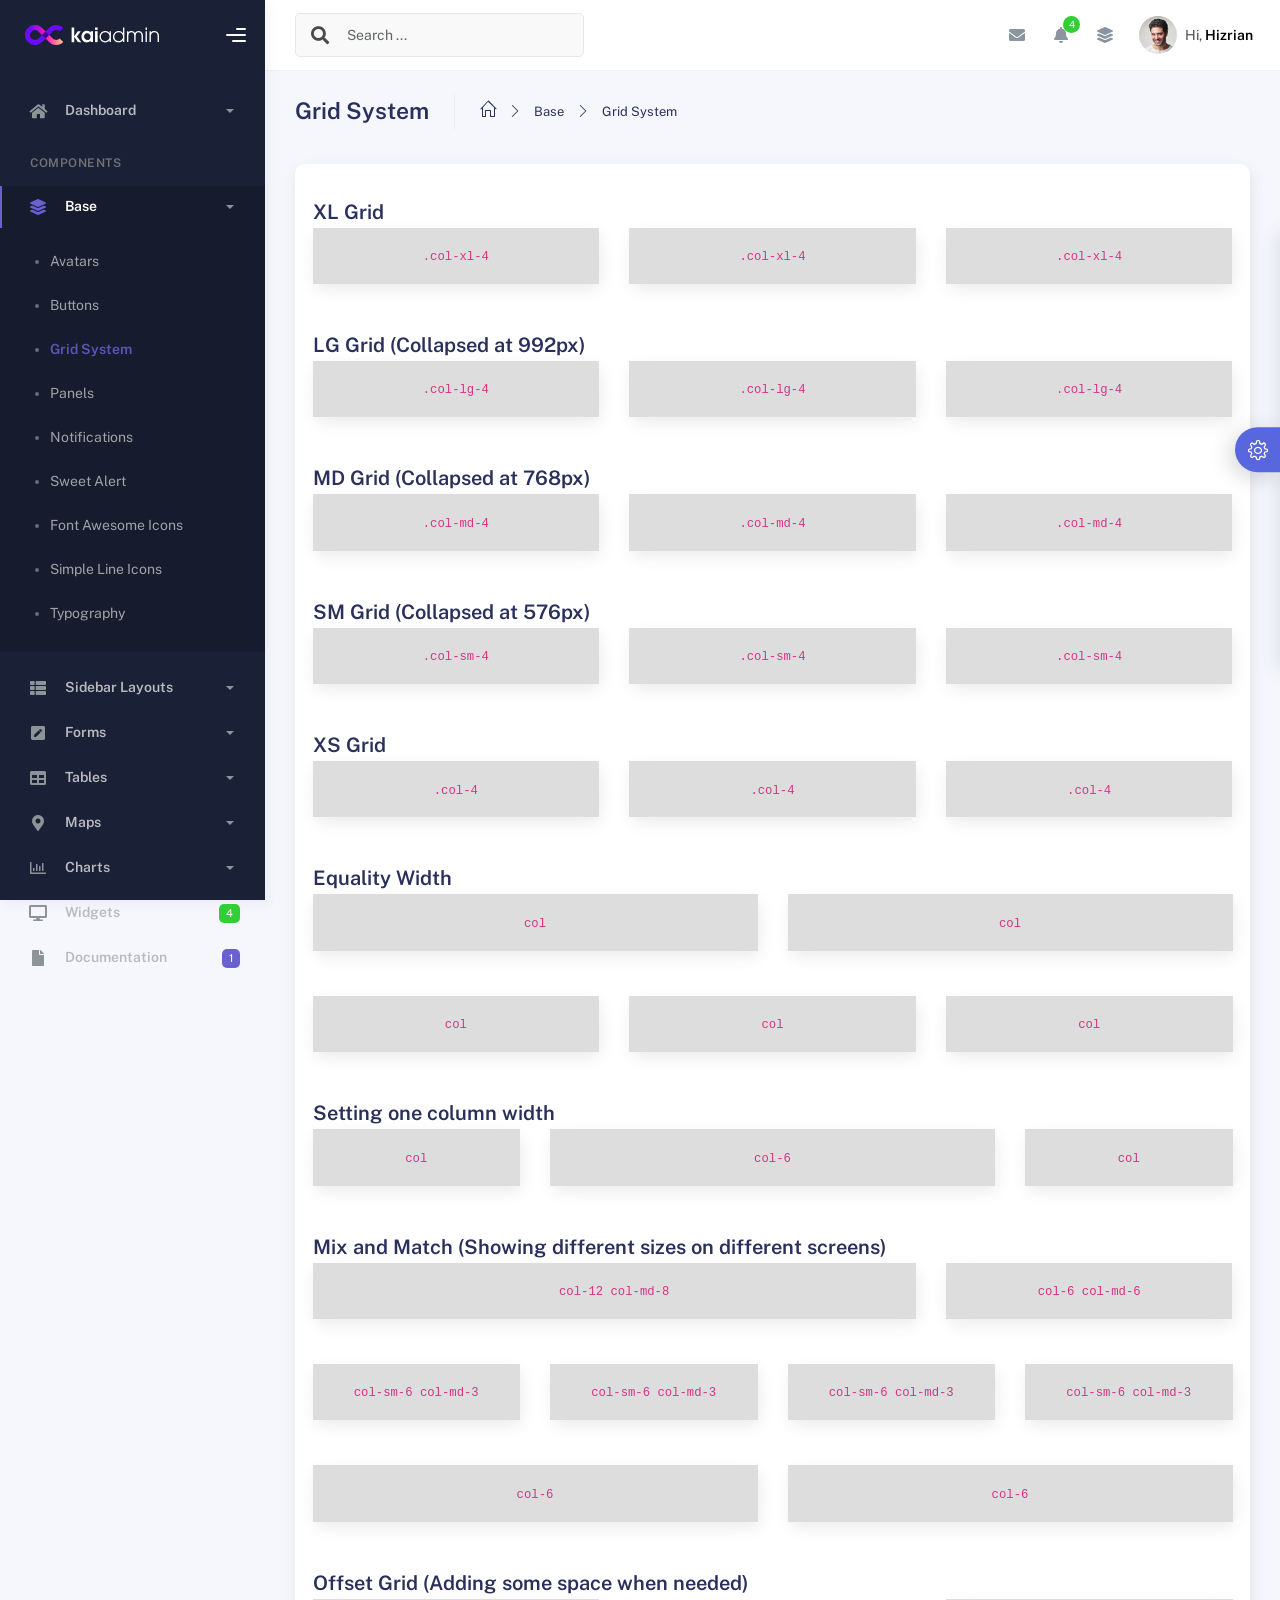
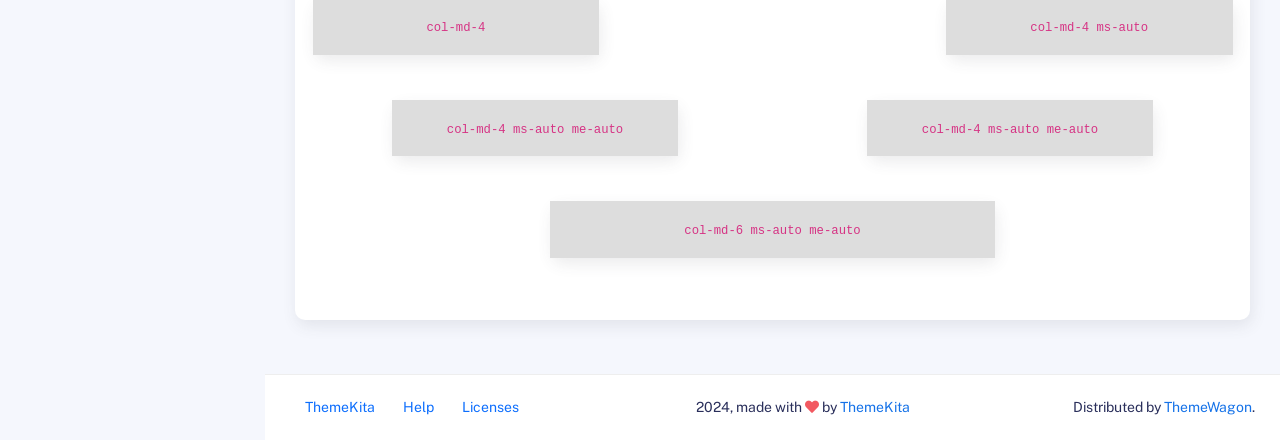
<file: components/gridsystem.html>
<!DOCTYPE html>
<html lang="en">
  <head>
    <meta http-equiv="X-UA-Compatible" content="IE=edge" />
    <title>Grid System - Kaiadmin Bootstrap 5 Admin Dashboard</title>
    <meta
      content="width=device-width, initial-scale=1.0, shrink-to-fit=no"
      name="viewport"
    />
    <link
      rel="icon"
      href="../assets/img/kaiadmin/favicon.ico"
      type="image/x-icon"
    />

    <!-- Fonts and icons -->
    <script src="../assets/js/plugin/webfont/webfont.min.js"></script>
    <script>
      WebFont.load({
        google: { families: ["Public Sans:300,400,500,600,700"] },
        custom: {
          families: [
            "Font Awesome 5 Solid",
            "Font Awesome 5 Regular",
            "Font Awesome 5 Brands",
            "simple-line-icons",
          ],
          urls: ["../assets/css/fonts.min.css"],
        },
        active: function () {
          sessionStorage.fonts = true;
        },
      });
    </script>

    <!-- CSS Files -->
    <link rel="stylesheet" href="../assets/css/bootstrap.min.css" />
    <link rel="stylesheet" href="../assets/css/plugins.min.css" />
    <link rel="stylesheet" href="../assets/css/kaiadmin.min.css" />

    <!-- CSS Just for demo purpose, don't include it in your project -->
    <link rel="stylesheet" href="../assets/css/demo.css" />
  </head>
  <body>
    <div class="wrapper">
      <!-- Sidebar -->
      <div class="sidebar" data-background-color="dark">
        <div class="sidebar-logo">
          <!-- Logo Header -->
          <div class="logo-header" data-background-color="dark">
            <a href="../index.html" class="logo">
              <img
                src="../assets/img/kaiadmin/logo_light.svg"
                alt="navbar brand"
                class="navbar-brand"
                height="20"
              />
            </a>
            <div class="nav-toggle">
              <button class="btn btn-toggle toggle-sidebar">
                <i class="gg-menu-right"></i>
              </button>
              <button class="btn btn-toggle sidenav-toggler">
                <i class="gg-menu-left"></i>
              </button>
            </div>
            <button class="topbar-toggler more">
              <i class="gg-more-vertical-alt"></i>
            </button>
          </div>
          <!-- End Logo Header -->
        </div>
        <div class="sidebar-wrapper scrollbar scrollbar-inner">
          <div class="sidebar-content">
            <ul class="nav nav-secondary">
              <li class="nav-item">
                <a
                  data-bs-toggle="collapse"
                  href="#dashboard"
                  class="collapsed"
                  aria-expanded="false"
                >
                  <i class="fas fa-home"></i>
                  <p>Dashboard</p>
                  <span class="caret"></span>
                </a>
                <div class="collapse" id="dashboard">
                  <ul class="nav nav-collapse">
                    <li>
                      <a href="../../demo1/index.html">
                        <span class="sub-item">Dashboard 1</span>
                      </a>
                    </li>
                  </ul>
                </div>
              </li>
              <li class="nav-section">
                <span class="sidebar-mini-icon">
                  <i class="fa fa-ellipsis-h"></i>
                </span>
                <h4 class="text-section">Components</h4>
              </li>
              <li class="nav-item active submenu">
                <a data-bs-toggle="collapse" href="#base">
                  <i class="fas fa-layer-group"></i>
                  <p>Base</p>
                  <span class="caret"></span>
                </a>
                <div class="collapse show" id="base">
                  <ul class="nav nav-collapse">
                    <li>
                      <a href="../components/avatars.html">
                        <span class="sub-item">Avatars</span>
                      </a>
                    </li>
                    <li>
                      <a href="../components/buttons.html">
                        <span class="sub-item">Buttons</span>
                      </a>
                    </li>
                    <li class="active">
                      <a href="../components/gridsystem.html">
                        <span class="sub-item">Grid System</span>
                      </a>
                    </li>
                    <li>
                      <a href="../components/panels.html">
                        <span class="sub-item">Panels</span>
                      </a>
                    </li>
                    <li>
                      <a href="../components/notifications.html">
                        <span class="sub-item">Notifications</span>
                      </a>
                    </li>
                    <li>
                      <a href="../components/sweetalert.html">
                        <span class="sub-item">Sweet Alert</span>
                      </a>
                    </li>
                    <li>
                      <a href="../components/font-awesome-icons.html">
                        <span class="sub-item">Font Awesome Icons</span>
                      </a>
                    </li>
                    <li>
                      <a href="../components/simple-line-icons.html">
                        <span class="sub-item">Simple Line Icons</span>
                      </a>
                    </li>
                    <li>
                      <a href="../components/typography.html">
                        <span class="sub-item">Typography</span>
                      </a>
                    </li>
                  </ul>
                </div>
              </li>
              <li class="nav-item">
                <a data-bs-toggle="collapse" href="#sidebarLayouts">
                  <i class="fas fa-th-list"></i>
                  <p>Sidebar Layouts</p>
                  <span class="caret"></span>
                </a>
                <div class="collapse" id="sidebarLayouts">
                  <ul class="nav nav-collapse">
                    <li>
                      <a href="../sidebar-style-2.html">
                        <span class="sub-item">Sidebar Style 2</span>
                      </a>
                    </li>
                    <li>
                      <a href="../icon-menu.html">
                        <span class="sub-item">Icon Menu</span>
                      </a>
                    </li>
                  </ul>
                </div>
              </li>
              <li class="nav-item">
                <a data-bs-toggle="collapse" href="#forms">
                  <i class="fas fa-pen-square"></i>
                  <p>Forms</p>
                  <span class="caret"></span>
                </a>
                <div class="collapse" id="forms">
                  <ul class="nav nav-collapse">
                    <li>
                      <a href="../forms/forms.html">
                        <span class="sub-item">Basic Form</span>
                      </a>
                    </li>
                  </ul>
                </div>
              </li>
              <li class="nav-item">
                <a data-bs-toggle="collapse" href="#tables">
                  <i class="fas fa-table"></i>
                  <p>Tables</p>
                  <span class="caret"></span>
                </a>
                <div class="collapse" id="tables">
                  <ul class="nav nav-collapse">
                    <li>
                      <a href="../tables/tables.html">
                        <span class="sub-item">Basic Table</span>
                      </a>
                    </li>
                    <li>
                      <a href="../tables/datatables.html">
                        <span class="sub-item">Datatables</span>
                      </a>
                    </li>
                  </ul>
                </div>
              </li>
              <li class="nav-item">
                <a data-bs-toggle="collapse" href="#maps">
                  <i class="fas fa-map-marker-alt"></i>
                  <p>Maps</p>
                  <span class="caret"></span>
                </a>
                <div class="collapse" id="maps">
                  <ul class="nav nav-collapse">
                    <li>
                      <a href="../maps/googlemaps.html">
                        <span class="sub-item">Google Maps</span>
                      </a>
                    </li>
                    <li>
                      <a href="../maps/jsvectormap.html">
                        <span class="sub-item">Jsvectormap</span>
                      </a>
                    </li>
                  </ul>
                </div>
              </li>
              <li class="nav-item">
                <a data-bs-toggle="collapse" href="#charts">
                  <i class="far fa-chart-bar"></i>
                  <p>Charts</p>
                  <span class="caret"></span>
                </a>
                <div class="collapse" id="charts">
                  <ul class="nav nav-collapse">
                    <li>
                      <a href="../charts/charts.html">
                        <span class="sub-item">Chart Js</span>
                      </a>
                    </li>
                    <li>
                      <a href="../charts/sparkline.html">
                        <span class="sub-item">Sparkline</span>
                      </a>
                    </li>
                  </ul>
                </div>
              </li>
              <li class="nav-item">
                <a href="../widgets.html">
                  <i class="fas fa-desktop"></i>
                  <p>Widgets</p>
                  <span class="badge badge-success">4</span>
                </a>
              </li>
              <li class="nav-item">
                <a href="../../../documentation/index.html">
                  <i class="fas fa-file"></i>
                  <p>Documentation</p>
                  <span class="badge badge-secondary">1</span>
                </a>
              </li>
              <li class="nav-item">
                <a data-bs-toggle="collapse" href="#submenu">
                  <i class="fas fa-bars"></i>
                  <p>Menu Levels</p>
                  <span class="caret"></span>
                </a>
                <div class="collapse" id="submenu">
                  <ul class="nav nav-collapse">
                    <li>
                      <a data-bs-toggle="collapse" href="#subnav1">
                        <span class="sub-item">Level 1</span>
                        <span class="caret"></span>
                      </a>
                      <div class="collapse" id="subnav1">
                        <ul class="nav nav-collapse subnav">
                          <li>
                            <a href="#">
                              <span class="sub-item">Level 2</span>
                            </a>
                          </li>
                          <li>
                            <a href="#">
                              <span class="sub-item">Level 2</span>
                            </a>
                          </li>
                        </ul>
                      </div>
                    </li>
                    <li>
                      <a data-bs-toggle="collapse" href="#subnav2">
                        <span class="sub-item">Level 1</span>
                        <span class="caret"></span>
                      </a>
                      <div class="collapse" id="subnav2">
                        <ul class="nav nav-collapse subnav">
                          <li>
                            <a href="#">
                              <span class="sub-item">Level 2</span>
                            </a>
                          </li>
                        </ul>
                      </div>
                    </li>
                    <li>
                      <a href="#">
                        <span class="sub-item">Level 1</span>
                      </a>
                    </li>
                  </ul>
                </div>
              </li>
            </ul>
          </div>
        </div>
      </div>
      <!-- End Sidebar -->

      <div class="main-panel">
        <div class="main-header">
          <div class="main-header-logo">
            <!-- Logo Header -->
            <div class="logo-header" data-background-color="dark">
              <a href="../index.html" class="logo">
                <img
                  src="../assets/img/kaiadmin/logo_light.svg"
                  alt="navbar brand"
                  class="navbar-brand"
                  height="20"
                />
              </a>
              <div class="nav-toggle">
                <button class="btn btn-toggle toggle-sidebar">
                  <i class="gg-menu-right"></i>
                </button>
                <button class="btn btn-toggle sidenav-toggler">
                  <i class="gg-menu-left"></i>
                </button>
              </div>
              <button class="topbar-toggler more">
                <i class="gg-more-vertical-alt"></i>
              </button>
            </div>
            <!-- End Logo Header -->
          </div>
          <!-- Navbar Header -->
          <nav
            class="navbar navbar-header navbar-header-transparent navbar-expand-lg border-bottom"
          >
            <div class="container-fluid">
              <nav
                class="navbar navbar-header-left navbar-expand-lg navbar-form nav-search p-0 d-none d-lg-flex"
              >
                <div class="input-group">
                  <div class="input-group-prepend">
                    <button type="submit" class="btn btn-search pe-1">
                      <i class="fa fa-search search-icon"></i>
                    </button>
                  </div>
                  <input
                    type="text"
                    placeholder="Search ..."
                    class="form-control"
                  />
                </div>
              </nav>

              <ul class="navbar-nav topbar-nav ms-md-auto align-items-center">
                <li
                  class="nav-item topbar-icon dropdown hidden-caret d-flex d-lg-none"
                >
                  <a
                    class="nav-link dropdown-toggle"
                    data-bs-toggle="dropdown"
                    href="#"
                    role="button"
                    aria-expanded="false"
                    aria-haspopup="true"
                  >
                    <i class="fa fa-search"></i>
                  </a>
                  <ul class="dropdown-menu dropdown-search animated fadeIn">
                    <form class="navbar-left navbar-form nav-search">
                      <div class="input-group">
                        <input
                          type="text"
                          placeholder="Search ..."
                          class="form-control"
                        />
                      </div>
                    </form>
                  </ul>
                </li>
                <li class="nav-item topbar-icon dropdown hidden-caret">
                  <a
                    class="nav-link dropdown-toggle"
                    href="#"
                    id="messageDropdown"
                    role="button"
                    data-bs-toggle="dropdown"
                    aria-haspopup="true"
                    aria-expanded="false"
                  >
                    <i class="fa fa-envelope"></i>
                  </a>
                  <ul
                    class="dropdown-menu messages-notif-box animated fadeIn"
                    aria-labelledby="messageDropdown"
                  >
                    <li>
                      <div
                        class="dropdown-title d-flex justify-content-between align-items-center"
                      >
                        Messages
                        <a href="#" class="small">Mark all as read</a>
                      </div>
                    </li>
                    <li>
                      <div class="message-notif-scroll scrollbar-outer">
                        <div class="notif-center">
                          <a href="#">
                            <div class="notif-img">
                              <img
                                src="../assets/img/jm_denis.jpg"
                                alt="Img Profile"
                              />
                            </div>
                            <div class="notif-content">
                              <span class="subject">Jimmy Denis</span>
                              <span class="block"> How are you ? </span>
                              <span class="time">5 minutes ago</span>
                            </div>
                          </a>
                          <a href="#">
                            <div class="notif-img">
                              <img
                                src="../assets/img/chadengle.jpg"
                                alt="Img Profile"
                              />
                            </div>
                            <div class="notif-content">
                              <span class="subject">Chad</span>
                              <span class="block"> Ok, Thanks ! </span>
                              <span class="time">12 minutes ago</span>
                            </div>
                          </a>
                          <a href="#">
                            <div class="notif-img">
                              <img
                                src="../assets/img/mlane.jpg"
                                alt="Img Profile"
                              />
                            </div>
                            <div class="notif-content">
                              <span class="subject">Jhon Doe</span>
                              <span class="block">
                                Ready for the meeting today...
                              </span>
                              <span class="time">12 minutes ago</span>
                            </div>
                          </a>
                          <a href="#">
                            <div class="notif-img">
                              <img
                                src="../assets/img/talha.jpg"
                                alt="Img Profile"
                              />
                            </div>
                            <div class="notif-content">
                              <span class="subject">Talha</span>
                              <span class="block"> Hi, Apa Kabar ? </span>
                              <span class="time">17 minutes ago</span>
                            </div>
                          </a>
                        </div>
                      </div>
                    </li>
                    <li>
                      <a class="see-all" href="javascript:void(0);"
                        >See all messages<i class="fa fa-angle-right"></i>
                      </a>
                    </li>
                  </ul>
                </li>
                <li class="nav-item topbar-icon dropdown hidden-caret">
                  <a
                    class="nav-link dropdown-toggle"
                    href="#"
                    id="notifDropdown"
                    role="button"
                    data-bs-toggle="dropdown"
                    aria-haspopup="true"
                    aria-expanded="false"
                  >
                    <i class="fa fa-bell"></i>
                    <span class="notification">4</span>
                  </a>
                  <ul
                    class="dropdown-menu notif-box animated fadeIn"
                    aria-labelledby="notifDropdown"
                  >
                    <li>
                      <div class="dropdown-title">
                        You have 4 new notification
                      </div>
                    </li>
                    <li>
                      <div class="notif-scroll scrollbar-outer">
                        <div class="notif-center">
                          <a href="#">
                            <div class="notif-icon notif-primary">
                              <i class="fa fa-user-plus"></i>
                            </div>
                            <div class="notif-content">
                              <span class="block"> New user registered </span>
                              <span class="time">5 minutes ago</span>
                            </div>
                          </a>
                          <a href="#">
                            <div class="notif-icon notif-success">
                              <i class="fa fa-comment"></i>
                            </div>
                            <div class="notif-content">
                              <span class="block">
                                Rahmad commented on Admin
                              </span>
                              <span class="time">12 minutes ago</span>
                            </div>
                          </a>
                          <a href="#">
                            <div class="notif-img">
                              <img
                                src="../assets/img/profile2.jpg"
                                alt="Img Profile"
                              />
                            </div>
                            <div class="notif-content">
                              <span class="block">
                                Reza send messages to you
                              </span>
                              <span class="time">12 minutes ago</span>
                            </div>
                          </a>
                          <a href="#">
                            <div class="notif-icon notif-danger">
                              <i class="fa fa-heart"></i>
                            </div>
                            <div class="notif-content">
                              <span class="block"> Farrah liked Admin </span>
                              <span class="time">17 minutes ago</span>
                            </div>
                          </a>
                        </div>
                      </div>
                    </li>
                    <li>
                      <a class="see-all" href="javascript:void(0);"
                        >See all notifications<i class="fa fa-angle-right"></i>
                      </a>
                    </li>
                  </ul>
                </li>
                <li class="nav-item topbar-icon dropdown hidden-caret">
                  <a
                    class="nav-link"
                    data-bs-toggle="dropdown"
                    href="#"
                    aria-expanded="false"
                  >
                    <i class="fas fa-layer-group"></i>
                  </a>
                  <div class="dropdown-menu quick-actions animated fadeIn">
                    <div class="quick-actions-header">
                      <span class="title mb-1">Quick Actions</span>
                      <span class="subtitle op-7">Shortcuts</span>
                    </div>
                    <div class="quick-actions-scroll scrollbar-outer">
                      <div class="quick-actions-items">
                        <div class="row m-0">
                          <a class="col-6 col-md-4 p-0" href="#">
                            <div class="quick-actions-item">
                              <div class="avatar-item bg-danger rounded-circle">
                                <i class="far fa-calendar-alt"></i>
                              </div>
                              <span class="text">Calendar</span>
                            </div>
                          </a>
                          <a class="col-6 col-md-4 p-0" href="#">
                            <div class="quick-actions-item">
                              <div
                                class="avatar-item bg-warning rounded-circle"
                              >
                                <i class="fas fa-map"></i>
                              </div>
                              <span class="text">Maps</span>
                            </div>
                          </a>
                          <a class="col-6 col-md-4 p-0" href="#">
                            <div class="quick-actions-item">
                              <div class="avatar-item bg-info rounded-circle">
                                <i class="fas fa-file-excel"></i>
                              </div>
                              <span class="text">Reports</span>
                            </div>
                          </a>
                          <a class="col-6 col-md-4 p-0" href="#">
                            <div class="quick-actions-item">
                              <div
                                class="avatar-item bg-success rounded-circle"
                              >
                                <i class="fas fa-envelope"></i>
                              </div>
                              <span class="text">Emails</span>
                            </div>
                          </a>
                          <a class="col-6 col-md-4 p-0" href="#">
                            <div class="quick-actions-item">
                              <div
                                class="avatar-item bg-primary rounded-circle"
                              >
                                <i class="fas fa-file-invoice-dollar"></i>
                              </div>
                              <span class="text">Invoice</span>
                            </div>
                          </a>
                          <a class="col-6 col-md-4 p-0" href="#">
                            <div class="quick-actions-item">
                              <div
                                class="avatar-item bg-secondary rounded-circle"
                              >
                                <i class="fas fa-credit-card"></i>
                              </div>
                              <span class="text">Payments</span>
                            </div>
                          </a>
                        </div>
                      </div>
                    </div>
                  </div>
                </li>

                <li class="nav-item topbar-user dropdown hidden-caret">
                  <a
                    class="dropdown-toggle profile-pic"
                    data-bs-toggle="dropdown"
                    href="#"
                    aria-expanded="false"
                  >
                    <div class="avatar-sm">
                      <img
                        src="../assets/img/profile.jpg"
                        alt="..."
                        class="avatar-img rounded-circle"
                      />
                    </div>
                    <span class="profile-username">
                      <span class="op-7">Hi,</span>
                      <span class="fw-bold">Hizrian</span>
                    </span>
                  </a>
                  <ul class="dropdown-menu dropdown-user animated fadeIn">
                    <div class="dropdown-user-scroll scrollbar-outer">
                      <li>
                        <div class="user-box">
                          <div class="avatar-lg">
                            <img
                              src="../assets/img/profile.jpg"
                              alt="image profile"
                              class="avatar-img rounded"
                            />
                          </div>
                          <div class="u-text">
                            <h4>Hizrian</h4>
                            <p class="text-muted">hello@example.com</p>
                            <a
                              href="profile.html"
                              class="btn btn-xs btn-secondary btn-sm"
                              >View Profile</a
                            >
                          </div>
                        </div>
                      </li>
                      <li>
                        <div class="dropdown-divider"></div>
                        <a class="dropdown-item" href="#">My Profile</a>
                        <a class="dropdown-item" href="#">My Balance</a>
                        <a class="dropdown-item" href="#">Inbox</a>
                        <div class="dropdown-divider"></div>
                        <a class="dropdown-item" href="#">Account Setting</a>
                        <div class="dropdown-divider"></div>
                        <a class="dropdown-item" href="#">Logout</a>
                      </li>
                    </div>
                  </ul>
                </li>
              </ul>
            </div>
          </nav>
          <!-- End Navbar -->
        </div>

        <div class="container">
          <div class="page-inner">
            <div class="page-header">
              <h3 class="fw-bold mb-3">Grid System</h3>
              <ul class="breadcrumbs mb-3">
                <li class="nav-home">
                  <a href="#">
                    <i class="icon-home"></i>
                  </a>
                </li>
                <li class="separator">
                  <i class="icon-arrow-right"></i>
                </li>
                <li class="nav-item">
                  <a href="#">Base</a>
                </li>
                <li class="separator">
                  <i class="icon-arrow-right"></i>
                </li>
                <li class="nav-item">
                  <a href="#">Grid System</a>
                </li>
              </ul>
            </div>
            <div class="card">
              <div class="card-body">
                <h4 class="card-title mt-3">XL Grid</h4>
                <div class="row row-demo-grid">
                  <div class="col-xl-4">
                    <div class="card">
                      <div class="card-body"><code>.col-xl-4</code></div>
                    </div>
                  </div>
                  <div class="col-xl-4">
                    <div class="card">
                      <div class="card-body"><code>.col-xl-4</code></div>
                    </div>
                  </div>
                  <div class="col-xl-4">
                    <div class="card">
                      <div class="card-body"><code>.col-xl-4</code></div>
                    </div>
                  </div>
                </div>

                <h4 class="card-title">LG Grid (Collapsed at 992px)</h4>
                <div class="row row-demo-grid">
                  <div class="col-lg-4">
                    <div class="card">
                      <div class="card-body"><code>.col-lg-4</code></div>
                    </div>
                  </div>
                  <div class="col-lg-4">
                    <div class="card">
                      <div class="card-body"><code>.col-lg-4</code></div>
                    </div>
                  </div>
                  <div class="col-lg-4">
                    <div class="card">
                      <div class="card-body"><code>.col-lg-4</code></div>
                    </div>
                  </div>
                </div>

                <h4 class="card-title">MD Grid (Collapsed at 768px)</h4>
                <div class="row row-demo-grid">
                  <div class="col-md-4">
                    <div class="card">
                      <div class="card-body"><code>.col-md-4</code></div>
                    </div>
                  </div>
                  <div class="col-md-4">
                    <div class="card">
                      <div class="card-body"><code>.col-md-4</code></div>
                    </div>
                  </div>
                  <div class="col-md-4">
                    <div class="card">
                      <div class="card-body"><code>.col-md-4</code></div>
                    </div>
                  </div>
                </div>

                <h4 class="card-title">SM Grid (Collapsed at 576px)</h4>
                <div class="row row-demo-grid">
                  <div class="col-sm-4">
                    <div class="card">
                      <div class="card-body"><code>.col-sm-4</code></div>
                    </div>
                  </div>
                  <div class="col-sm-4">
                    <div class="card">
                      <div class="card-body"><code>.col-sm-4</code></div>
                    </div>
                  </div>
                  <div class="col-sm-4">
                    <div class="card">
                      <div class="card-body"><code>.col-sm-4</code></div>
                    </div>
                  </div>
                </div>

                <h4 class="card-title">XS Grid</h4>
                <div class="row row-demo-grid">
                  <div class="col-4">
                    <div class="card">
                      <div class="card-body"><code>.col-4</code></div>
                    </div>
                  </div>
                  <div class="col-4">
                    <div class="card">
                      <div class="card-body"><code>.col-4</code></div>
                    </div>
                  </div>
                  <div class="col-4">
                    <div class="card">
                      <div class="card-body"><code>.col-4</code></div>
                    </div>
                  </div>
                </div>

                <h4 class="card-title">Equality Width</h4>
                <div class="row row-demo-grid">
                  <div class="col">
                    <div class="card">
                      <div class="card-body"><code>col</code></div>
                    </div>
                  </div>
                  <div class="col">
                    <div class="card">
                      <div class="card-body"><code>col</code></div>
                    </div>
                  </div>
                </div>
                <div class="row row-demo-grid">
                  <div class="col">
                    <div class="card">
                      <div class="card-body"><code>col</code></div>
                    </div>
                  </div>
                  <div class="col">
                    <div class="card">
                      <div class="card-body"><code>col</code></div>
                    </div>
                  </div>
                  <div class="col">
                    <div class="card">
                      <div class="card-body"><code>col</code></div>
                    </div>
                  </div>
                </div>

                <h4 class="card-title">Setting one column width</h4>
                <div class="row row-demo-grid">
                  <div class="col">
                    <div class="card">
                      <div class="card-body"><code>col</code></div>
                    </div>
                  </div>
                  <div class="col-6">
                    <div class="card">
                      <div class="card-body"><code>col-6</code></div>
                    </div>
                  </div>
                  <div class="col">
                    <div class="card">
                      <div class="card-body"><code>col</code></div>
                    </div>
                  </div>
                </div>

                <h4 class="card-title">
                  Mix and Match (Showing different sizes on different screens)
                </h4>
                <!-- Stack the columns on mobile by making one full-width and the other half-width -->
                <div class="row row-demo-grid">
                  <div class="col-12 col-md-8">
                    <div class="card">
                      <div class="card-body"><code>col-12 col-md-8</code></div>
                    </div>
                  </div>
                  <div class="col-6 col-md-4">
                    <div class="card">
                      <div class="card-body"><code>col-6 col-md-6</code></div>
                    </div>
                  </div>
                </div>

                <!-- Columns start at 50% wide on mobile and bump up to 33.3% wide on desktop -->
                <div class="row row-demo-grid">
                  <div class="col-sm-6 col-md-3">
                    <div class="card">
                      <div class="card-body">
                        <code>col-sm-6 col-md-3</code>
                      </div>
                    </div>
                  </div>
                  <div class="col-sm-6 col-md-3">
                    <div class="card">
                      <div class="card-body">
                        <code>col-sm-6 col-md-3</code>
                      </div>
                    </div>
                  </div>
                  <div class="col-sm-6 col-md-3">
                    <div class="card">
                      <div class="card-body">
                        <code>col-sm-6 col-md-3</code>
                      </div>
                    </div>
                  </div>
                  <div class="col-sm-6 col-md-3">
                    <div class="card">
                      <div class="card-body">
                        <code>col-sm-6 col-md-3</code>
                      </div>
                    </div>
                  </div>
                </div>

                <!-- Columns are always 50% wide, on mobile and desktop -->
                <div class="row row-demo-grid">
                  <div class="col-6">
                    <div class="card">
                      <div class="card-body"><code>col-6</code></div>
                    </div>
                  </div>
                  <div class="col-6">
                    <div class="card">
                      <div class="card-body"><code>col-6</code></div>
                    </div>
                  </div>
                </div>

                <h4 class="card-title">
                  Offset Grid (Adding some space when needed)
                </h4>
                <div class="row row-demo-grid">
                  <div class="col-md-4">
                    <div class="card">
                      <div class="card-body text-center">
                        <code>col-md-4</code>
                      </div>
                    </div>
                  </div>
                  <div class="col-md-4 ms-auto">
                    <div class="card">
                      <div class="card-body text-center">
                        <code>col-md-4 ms-auto</code>
                      </div>
                    </div>
                  </div>
                </div>

                <div class="row row-demo-grid">
                  <div class="col-md-4 ms-auto me-auto">
                    <div class="card">
                      <div class="card-body text-center">
                        <code>col-md-4 ms-auto me-auto</code>
                      </div>
                    </div>
                  </div>
                  <div class="col-md-4 ms-auto me-auto">
                    <div class="card">
                      <div class="card-body text-center">
                        <code>col-md-4 ms-auto me-auto</code>
                      </div>
                    </div>
                  </div>
                </div>

                <div class="row row-demo-grid">
                  <div class="col-md-6 ms-auto me-auto">
                    <div class="card">
                      <div class="card-body text-center">
                        <code>col-md-6 ms-auto me-auto</code>
                      </div>
                    </div>
                  </div>
                </div>
              </div>
            </div>
          </div>

        <footer class="footer">
          <div class="container-fluid d-flex justify-content-between">
            <nav class="pull-left">
              <ul class="nav">
                <li class="nav-item">
                  <a class="nav-link" href="http://www.themekita.com">
                    ThemeKita
                  </a>
                </li>
                <li class="nav-item">
                  <a class="nav-link" href="#"> Help </a>
                </li>
                <li class="nav-item">
                  <a class="nav-link" href="#"> Licenses </a>
                </li>
              </ul>
            </nav>
            <div class="copyright">
              2024, made with <i class="fa fa-heart heart text-danger"></i> by
              <a href="http://www.themekita.com">ThemeKita</a>
            </div>
            <div>
              Distributed by
              <a target="_blank" href="https://themewagon.com/">ThemeWagon</a>.
            </div>
          </div>
        </footer>
      </div>

      <!-- Custom template | don't include it in your project! -->
      <div class="custom-template">
        <div class="title">Settings</div>
        <div class="custom-content">
          <div class="switcher">
            <div class="switch-block">
              <h4>Logo Header</h4>
              <div class="btnSwitch">
                <button
                  type="button"
                  class="selected changeLogoHeaderColor"
                  data-color="dark"
                ></button>
                <button
                  type="button"
                  class="selected changeLogoHeaderColor"
                  data-color="blue"
                ></button>
                <button
                  type="button"
                  class="changeLogoHeaderColor"
                  data-color="purple"
                ></button>
                <button
                  type="button"
                  class="changeLogoHeaderColor"
                  data-color="light-blue"
                ></button>
                <button
                  type="button"
                  class="changeLogoHeaderColor"
                  data-color="green"
                ></button>
                <button
                  type="button"
                  class="changeLogoHeaderColor"
                  data-color="orange"
                ></button>
                <button
                  type="button"
                  class="changeLogoHeaderColor"
                  data-color="red"
                ></button>
                <button
                  type="button"
                  class="changeLogoHeaderColor"
                  data-color="white"
                ></button>
                <br />
                <button
                  type="button"
                  class="changeLogoHeaderColor"
                  data-color="dark2"
                ></button>
                <button
                  type="button"
                  class="changeLogoHeaderColor"
                  data-color="blue2"
                ></button>
                <button
                  type="button"
                  class="changeLogoHeaderColor"
                  data-color="purple2"
                ></button>
                <button
                  type="button"
                  class="changeLogoHeaderColor"
                  data-color="light-blue2"
                ></button>
                <button
                  type="button"
                  class="changeLogoHeaderColor"
                  data-color="green2"
                ></button>
                <button
                  type="button"
                  class="changeLogoHeaderColor"
                  data-color="orange2"
                ></button>
                <button
                  type="button"
                  class="changeLogoHeaderColor"
                  data-color="red2"
                ></button>
              </div>
            </div>
            <div class="switch-block">
              <h4>Navbar Header</h4>
              <div class="btnSwitch">
                <button
                  type="button"
                  class="changeTopBarColor"
                  data-color="dark"
                ></button>
                <button
                  type="button"
                  class="changeTopBarColor"
                  data-color="blue"
                ></button>
                <button
                  type="button"
                  class="changeTopBarColor"
                  data-color="purple"
                ></button>
                <button
                  type="button"
                  class="changeTopBarColor"
                  data-color="light-blue"
                ></button>
                <button
                  type="button"
                  class="changeTopBarColor"
                  data-color="green"
                ></button>
                <button
                  type="button"
                  class="changeTopBarColor"
                  data-color="orange"
                ></button>
                <button
                  type="button"
                  class="changeTopBarColor"
                  data-color="red"
                ></button>
                <button
                  type="button"
                  class="changeTopBarColor"
                  data-color="white"
                ></button>
                <br />
                <button
                  type="button"
                  class="changeTopBarColor"
                  data-color="dark2"
                ></button>
                <button
                  type="button"
                  class="selected changeTopBarColor"
                  data-color="blue2"
                ></button>
                <button
                  type="button"
                  class="changeTopBarColor"
                  data-color="purple2"
                ></button>
                <button
                  type="button"
                  class="changeTopBarColor"
                  data-color="light-blue2"
                ></button>
                <button
                  type="button"
                  class="changeTopBarColor"
                  data-color="green2"
                ></button>
                <button
                  type="button"
                  class="changeTopBarColor"
                  data-color="orange2"
                ></button>
                <button
                  type="button"
                  class="changeTopBarColor"
                  data-color="red2"
                ></button>
              </div>
            </div>
            <div class="switch-block">
              <h4>Sidebar</h4>
              <div class="btnSwitch">
                <button
                  type="button"
                  class="selected changeSideBarColor"
                  data-color="white"
                ></button>
                <button
                  type="button"
                  class="changeSideBarColor"
                  data-color="dark"
                ></button>
                <button
                  type="button"
                  class="changeSideBarColor"
                  data-color="dark2"
                ></button>
              </div>
            </div>
          </div>
        </div>
        <div class="custom-toggle">
          <i class="icon-settings"></i>
        </div>
      </div>
      <!-- End Custom template -->
    </div>
    <!--   Core JS Files   -->
    <script src="../assets/js/core/jquery-3.7.1.min.js"></script>
    <script src="../assets/js/core/popper.min.js"></script>
    <script src="../assets/js/core/bootstrap.min.js"></script>

    <!-- jQuery Scrollbar -->
    <script src="../assets/js/plugin/jquery-scrollbar/jquery.scrollbar.min.js"></script>
    <!-- Moment JS -->
    <script src="../assets/js/plugin/moment/moment.min.js"></script>

    <!-- Chart JS -->
    <script src="../assets/js/plugin/chart.js/chart.min.js"></script>

    <!-- jQuery Sparkline -->
    <script src="../assets/js/plugin/jquery.sparkline/jquery.sparkline.min.js"></script>

    <!-- Chart Circle -->
    <script src="../assets/js/plugin/chart-circle/circles.min.js"></script>

    <!-- Datatables -->
    <script src="../assets/js/plugin/datatables/datatables.min.js"></script>

    <!-- Bootstrap Notify -->
    <script src="../assets/js/plugin/bootstrap-notify/bootstrap-notify.min.js"></script>

    <!-- jQuery Vector Maps -->
    <script src="../assets/js/plugin/jsvectormap/jsvectormap.min.js"></script>
    <script src="../assets/js/plugin/jsvectormap/world.js"></script>

    <!-- Sweet Alert -->
    <script src="../assets/js/plugin/sweetalert/sweetalert.min.js"></script>

    <!-- Kaiadmin JS -->
    <script src="../assets/js/kaiadmin.min.js"></script>

    <!-- Kaiadmin DEMO methods, don't include it in your project! -->
    <script src="../assets/js/setting-demo2.js"></script>
  </body>
</html>
</file>
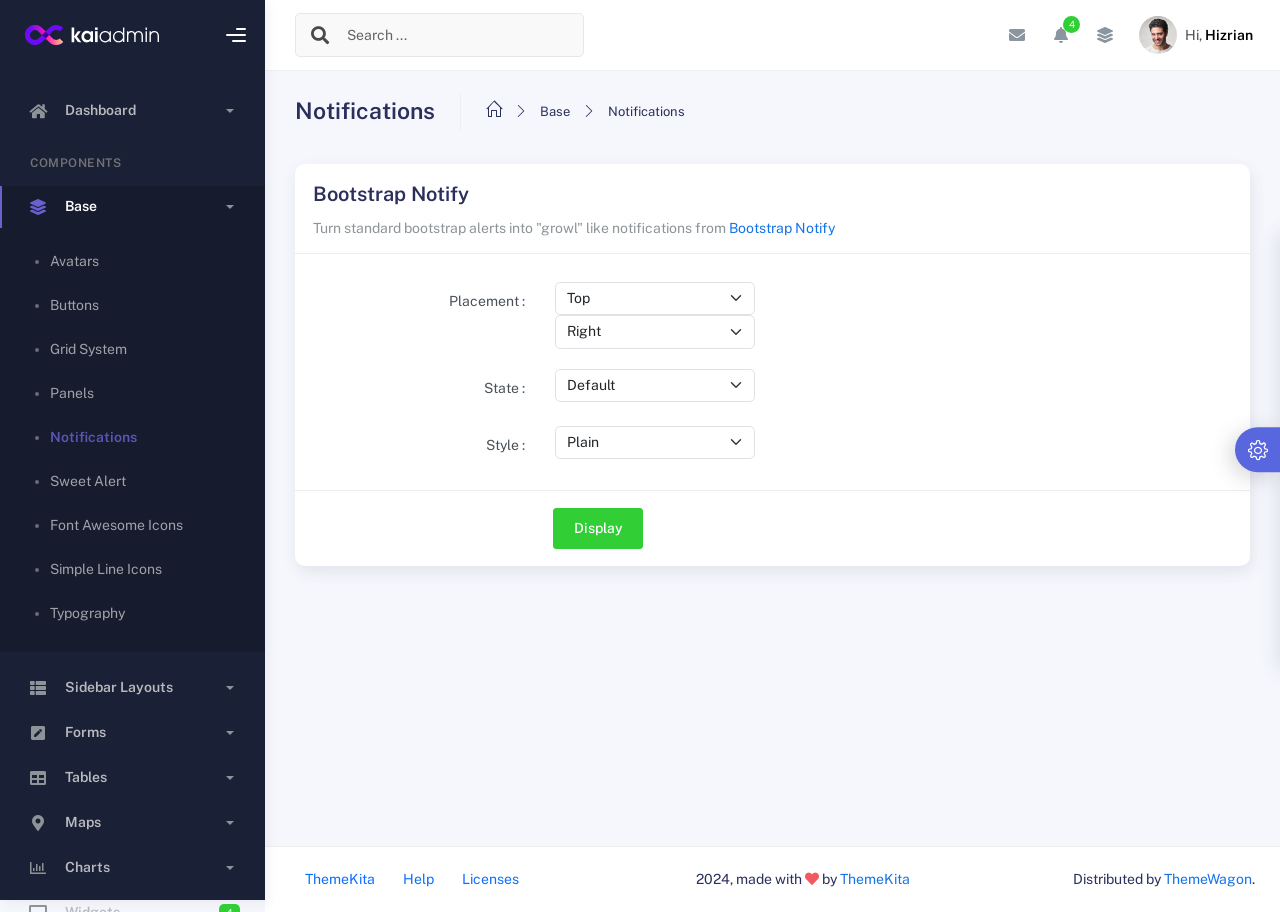
<file: components/notifications.html>
<!DOCTYPE html>
<html lang="en">
  <head>
    <meta http-equiv="X-UA-Compatible" content="IE=edge" />
    <title>Notifications - Kaiadmin Bootstrap 5 Admin Dashboard</title>
    <meta
      content="width=device-width, initial-scale=1.0, shrink-to-fit=no"
      name="viewport"
    />
    <link
      rel="icon"
      href="../assets/img/kaiadmin/favicon.ico"
      type="image/x-icon"
    />

    <!-- Fonts and icons -->
    <script src="../assets/js/plugin/webfont/webfont.min.js"></script>
    <script>
      WebFont.load({
        google: { families: ["Public Sans:300,400,500,600,700"] },
        custom: {
          families: [
            "Font Awesome 5 Solid",
            "Font Awesome 5 Regular",
            "Font Awesome 5 Brands",
            "simple-line-icons",
          ],
          urls: ["../assets/css/fonts.min.css"],
        },
        active: function () {
          sessionStorage.fonts = true;
        },
      });
    </script>

    <!-- CSS Files -->
    <link rel="stylesheet" href="../assets/css/bootstrap.min.css" />
    <link rel="stylesheet" href="../assets/css/plugins.min.css" />
    <link rel="stylesheet" href="../assets/css/kaiadmin.min.css" />

    <!-- CSS Just for demo purpose, don't include it in your project -->
    <link rel="stylesheet" href="../assets/css/demo.css" />
  </head>
  <body>
    <div class="wrapper">
      <!-- Sidebar -->
      <div class="sidebar" data-background-color="dark">
        <div class="sidebar-logo">
          <!-- Logo Header -->
          <div class="logo-header" data-background-color="dark">
            <a href="../index.html" class="logo">
              <img
                src="../assets/img/kaiadmin/logo_light.svg"
                alt="navbar brand"
                class="navbar-brand"
                height="20"
              />
            </a>
            <div class="nav-toggle">
              <button class="btn btn-toggle toggle-sidebar">
                <i class="gg-menu-right"></i>
              </button>
              <button class="btn btn-toggle sidenav-toggler">
                <i class="gg-menu-left"></i>
              </button>
            </div>
            <button class="topbar-toggler more">
              <i class="gg-more-vertical-alt"></i>
            </button>
          </div>
          <!-- End Logo Header -->
        </div>
        <div class="sidebar-wrapper scrollbar scrollbar-inner">
          <div class="sidebar-content">
            <ul class="nav nav-secondary">
              <li class="nav-item">
                <a
                  data-bs-toggle="collapse"
                  href="#dashboard"
                  class="collapsed"
                  aria-expanded="false"
                >
                  <i class="fas fa-home"></i>
                  <p>Dashboard</p>
                  <span class="caret"></span>
                </a>
                <div class="collapse" id="dashboard">
                  <ul class="nav nav-collapse">
                    <li>
                      <a href="../../demo1/index.html">
                        <span class="sub-item">Dashboard 1</span>
                      </a>
                    </li>
                  </ul>
                </div>
              </li>
              <li class="nav-section">
                <span class="sidebar-mini-icon">
                  <i class="fa fa-ellipsis-h"></i>
                </span>
                <h4 class="text-section">Components</h4>
              </li>
              <li class="nav-item active submenu">
                <a data-bs-toggle="collapse" href="#base">
                  <i class="fas fa-layer-group"></i>
                  <p>Base</p>
                  <span class="caret"></span>
                </a>
                <div class="collapse show" id="base">
                  <ul class="nav nav-collapse">
                    <li>
                      <a href="../components/avatars.html">
                        <span class="sub-item">Avatars</span>
                      </a>
                    </li>
                    <li>
                      <a href="../components/buttons.html">
                        <span class="sub-item">Buttons</span>
                      </a>
                    </li>
                    <li>
                      <a href="../components/gridsystem.html">
                        <span class="sub-item">Grid System</span>
                      </a>
                    </li>
                    <li>
                      <a href="../components/panels.html">
                        <span class="sub-item">Panels</span>
                      </a>
                    </li>
                    <li class="active">
                      <a href="../components/notifications.html">
                        <span class="sub-item">Notifications</span>
                      </a>
                    </li>
                    <li>
                      <a href="../components/sweetalert.html">
                        <span class="sub-item">Sweet Alert</span>
                      </a>
                    </li>
                    <li>
                      <a href="../components/font-awesome-icons.html">
                        <span class="sub-item">Font Awesome Icons</span>
                      </a>
                    </li>
                    <li>
                      <a href="../components/simple-line-icons.html">
                        <span class="sub-item">Simple Line Icons</span>
                      </a>
                    </li>
                    <li>
                      <a href="../components/typography.html">
                        <span class="sub-item">Typography</span>
                      </a>
                    </li>
                  </ul>
                </div>
              </li>
              <li class="nav-item">
                <a data-bs-toggle="collapse" href="#sidebarLayouts">
                  <i class="fas fa-th-list"></i>
                  <p>Sidebar Layouts</p>
                  <span class="caret"></span>
                </a>
                <div class="collapse" id="sidebarLayouts">
                  <ul class="nav nav-collapse">
                    <li>
                      <a href="../sidebar-style-2.html">
                        <span class="sub-item">Sidebar Style 2</span>
                      </a>
                    </li>
                    <li>
                      <a href="../icon-menu.html">
                        <span class="sub-item">Icon Menu</span>
                      </a>
                    </li>
                  </ul>
                </div>
              </li>
              <li class="nav-item">
                <a data-bs-toggle="collapse" href="#forms">
                  <i class="fas fa-pen-square"></i>
                  <p>Forms</p>
                  <span class="caret"></span>
                </a>
                <div class="collapse" id="forms">
                  <ul class="nav nav-collapse">
                    <li>
                      <a href="../forms/forms.html">
                        <span class="sub-item">Basic Form</span>
                      </a>
                    </li>
                  </ul>
                </div>
              </li>
              <li class="nav-item">
                <a data-bs-toggle="collapse" href="#tables">
                  <i class="fas fa-table"></i>
                  <p>Tables</p>
                  <span class="caret"></span>
                </a>
                <div class="collapse" id="tables">
                  <ul class="nav nav-collapse">
                    <li>
                      <a href="../tables/tables.html">
                        <span class="sub-item">Basic Table</span>
                      </a>
                    </li>
                    <li>
                      <a href="../tables/datatables.html">
                        <span class="sub-item">Datatables</span>
                      </a>
                    </li>
                  </ul>
                </div>
              </li>
              <li class="nav-item">
                <a data-bs-toggle="collapse" href="#maps">
                  <i class="fas fa-map-marker-alt"></i>
                  <p>Maps</p>
                  <span class="caret"></span>
                </a>
                <div class="collapse" id="maps">
                  <ul class="nav nav-collapse">
                    <li>
                      <a href="../maps/googlemaps.html">
                        <span class="sub-item">Google Maps</span>
                      </a>
                    </li>
                    <li>
                      <a href="../maps/jsvectormap.html">
                        <span class="sub-item">Jsvectormap</span>
                      </a>
                    </li>
                  </ul>
                </div>
              </li>
              <li class="nav-item">
                <a data-bs-toggle="collapse" href="#charts">
                  <i class="far fa-chart-bar"></i>
                  <p>Charts</p>
                  <span class="caret"></span>
                </a>
                <div class="collapse" id="charts">
                  <ul class="nav nav-collapse">
                    <li>
                      <a href="../charts/charts.html">
                        <span class="sub-item">Chart Js</span>
                      </a>
                    </li>
                    <li>
                      <a href="../charts/sparkline.html">
                        <span class="sub-item">Sparkline</span>
                      </a>
                    </li>
                  </ul>
                </div>
              </li>
              <li class="nav-item">
                <a href="../widgets.html">
                  <i class="fas fa-desktop"></i>
                  <p>Widgets</p>
                  <span class="badge badge-success">4</span>
                </a>
              </li>
              <li class="nav-item">
                <a href="../../../documentation/index.html">
                  <i class="fas fa-file"></i>
                  <p>Documentation</p>
                  <span class="badge badge-secondary">1</span>
                </a>
              </li>
              <li class="nav-item">
                <a data-bs-toggle="collapse" href="#submenu">
                  <i class="fas fa-bars"></i>
                  <p>Menu Levels</p>
                  <span class="caret"></span>
                </a>
                <div class="collapse" id="submenu">
                  <ul class="nav nav-collapse">
                    <li>
                      <a data-bs-toggle="collapse" href="#subnav1">
                        <span class="sub-item">Level 1</span>
                        <span class="caret"></span>
                      </a>
                      <div class="collapse" id="subnav1">
                        <ul class="nav nav-collapse subnav">
                          <li>
                            <a href="#">
                              <span class="sub-item">Level 2</span>
                            </a>
                          </li>
                          <li>
                            <a href="#">
                              <span class="sub-item">Level 2</span>
                            </a>
                          </li>
                        </ul>
                      </div>
                    </li>
                    <li>
                      <a data-bs-toggle="collapse" href="#subnav2">
                        <span class="sub-item">Level 1</span>
                        <span class="caret"></span>
                      </a>
                      <div class="collapse" id="subnav2">
                        <ul class="nav nav-collapse subnav">
                          <li>
                            <a href="#">
                              <span class="sub-item">Level 2</span>
                            </a>
                          </li>
                        </ul>
                      </div>
                    </li>
                    <li>
                      <a href="#">
                        <span class="sub-item">Level 1</span>
                      </a>
                    </li>
                  </ul>
                </div>
              </li>
            </ul>
          </div>
        </div>
      </div>
      <!-- End Sidebar -->

      <div class="main-panel">
        <div class="main-header">
          <div class="main-header-logo">
            <!-- Logo Header -->
            <div class="logo-header" data-background-color="dark">
              <a href="../index.html" class="logo">
                <img
                  src="../assets/img/kaiadmin/logo_light.svg"
                  alt="navbar brand"
                  class="navbar-brand"
                  height="20"
                />
              </a>
              <div class="nav-toggle">
                <button class="btn btn-toggle toggle-sidebar">
                  <i class="gg-menu-right"></i>
                </button>
                <button class="btn btn-toggle sidenav-toggler">
                  <i class="gg-menu-left"></i>
                </button>
              </div>
              <button class="topbar-toggler more">
                <i class="gg-more-vertical-alt"></i>
              </button>
            </div>
            <!-- End Logo Header -->
          </div>
          <!-- Navbar Header -->
          <nav
            class="navbar navbar-header navbar-header-transparent navbar-expand-lg border-bottom"
          >
            <div class="container-fluid">
              <nav
                class="navbar navbar-header-left navbar-expand-lg navbar-form nav-search p-0 d-none d-lg-flex"
              >
                <div class="input-group">
                  <div class="input-group-prepend">
                    <button type="submit" class="btn btn-search pe-1">
                      <i class="fa fa-search search-icon"></i>
                    </button>
                  </div>
                  <input
                    type="text"
                    placeholder="Search ..."
                    class="form-control"
                  />
                </div>
              </nav>

              <ul class="navbar-nav topbar-nav ms-md-auto align-items-center">
                <li
                  class="nav-item topbar-icon dropdown hidden-caret d-flex d-lg-none"
                >
                  <a
                    class="nav-link dropdown-toggle"
                    data-bs-toggle="dropdown"
                    href="#"
                    role="button"
                    aria-expanded="false"
                    aria-haspopup="true"
                  >
                    <i class="fa fa-search"></i>
                  </a>
                  <ul class="dropdown-menu dropdown-search animated fadeIn">
                    <form class="navbar-left navbar-form nav-search">
                      <div class="input-group">
                        <input
                          type="text"
                          placeholder="Search ..."
                          class="form-control"
                        />
                      </div>
                    </form>
                  </ul>
                </li>
                <li class="nav-item topbar-icon dropdown hidden-caret">
                  <a
                    class="nav-link dropdown-toggle"
                    href="#"
                    id="messageDropdown"
                    role="button"
                    data-bs-toggle="dropdown"
                    aria-haspopup="true"
                    aria-expanded="false"
                  >
                    <i class="fa fa-envelope"></i>
                  </a>
                  <ul
                    class="dropdown-menu messages-notif-box animated fadeIn"
                    aria-labelledby="messageDropdown"
                  >
                    <li>
                      <div
                        class="dropdown-title d-flex justify-content-between align-items-center"
                      >
                        Messages
                        <a href="#" class="small">Mark all as read</a>
                      </div>
                    </li>
                    <li>
                      <div class="message-notif-scroll scrollbar-outer">
                        <div class="notif-center">
                          <a href="#">
                            <div class="notif-img">
                              <img
                                src="../assets/img/jm_denis.jpg"
                                alt="Img Profile"
                              />
                            </div>
                            <div class="notif-content">
                              <span class="subject">Jimmy Denis</span>
                              <span class="block"> How are you ? </span>
                              <span class="time">5 minutes ago</span>
                            </div>
                          </a>
                          <a href="#">
                            <div class="notif-img">
                              <img
                                src="../assets/img/chadengle.jpg"
                                alt="Img Profile"
                              />
                            </div>
                            <div class="notif-content">
                              <span class="subject">Chad</span>
                              <span class="block"> Ok, Thanks ! </span>
                              <span class="time">12 minutes ago</span>
                            </div>
                          </a>
                          <a href="#">
                            <div class="notif-img">
                              <img
                                src="../assets/img/mlane.jpg"
                                alt="Img Profile"
                              />
                            </div>
                            <div class="notif-content">
                              <span class="subject">Jhon Doe</span>
                              <span class="block">
                                Ready for the meeting today...
                              </span>
                              <span class="time">12 minutes ago</span>
                            </div>
                          </a>
                          <a href="#">
                            <div class="notif-img">
                              <img
                                src="../assets/img/talha.jpg"
                                alt="Img Profile"
                              />
                            </div>
                            <div class="notif-content">
                              <span class="subject">Talha</span>
                              <span class="block"> Hi, Apa Kabar ? </span>
                              <span class="time">17 minutes ago</span>
                            </div>
                          </a>
                        </div>
                      </div>
                    </li>
                    <li>
                      <a class="see-all" href="javascript:void(0);"
                        >See all messages<i class="fa fa-angle-right"></i>
                      </a>
                    </li>
                  </ul>
                </li>
                <li class="nav-item topbar-icon dropdown hidden-caret">
                  <a
                    class="nav-link dropdown-toggle"
                    href="#"
                    id="notifDropdown"
                    role="button"
                    data-bs-toggle="dropdown"
                    aria-haspopup="true"
                    aria-expanded="false"
                  >
                    <i class="fa fa-bell"></i>
                    <span class="notification">4</span>
                  </a>
                  <ul
                    class="dropdown-menu notif-box animated fadeIn"
                    aria-labelledby="notifDropdown"
                  >
                    <li>
                      <div class="dropdown-title">
                        You have 4 new notification
                      </div>
                    </li>
                    <li>
                      <div class="notif-scroll scrollbar-outer">
                        <div class="notif-center">
                          <a href="#">
                            <div class="notif-icon notif-primary">
                              <i class="fa fa-user-plus"></i>
                            </div>
                            <div class="notif-content">
                              <span class="block"> New user registered </span>
                              <span class="time">5 minutes ago</span>
                            </div>
                          </a>
                          <a href="#">
                            <div class="notif-icon notif-success">
                              <i class="fa fa-comment"></i>
                            </div>
                            <div class="notif-content">
                              <span class="block">
                                Rahmad commented on Admin
                              </span>
                              <span class="time">12 minutes ago</span>
                            </div>
                          </a>
                          <a href="#">
                            <div class="notif-img">
                              <img
                                src="../assets/img/profile2.jpg"
                                alt="Img Profile"
                              />
                            </div>
                            <div class="notif-content">
                              <span class="block">
                                Reza send messages to you
                              </span>
                              <span class="time">12 minutes ago</span>
                            </div>
                          </a>
                          <a href="#">
                            <div class="notif-icon notif-danger">
                              <i class="fa fa-heart"></i>
                            </div>
                            <div class="notif-content">
                              <span class="block"> Farrah liked Admin </span>
                              <span class="time">17 minutes ago</span>
                            </div>
                          </a>
                        </div>
                      </div>
                    </li>
                    <li>
                      <a class="see-all" href="javascript:void(0);"
                        >See all notifications<i class="fa fa-angle-right"></i>
                      </a>
                    </li>
                  </ul>
                </li>
                <li class="nav-item topbar-icon dropdown hidden-caret">
                  <a
                    class="nav-link"
                    data-bs-toggle="dropdown"
                    href="#"
                    aria-expanded="false"
                  >
                    <i class="fas fa-layer-group"></i>
                  </a>
                  <div class="dropdown-menu quick-actions animated fadeIn">
                    <div class="quick-actions-header">
                      <span class="title mb-1">Quick Actions</span>
                      <span class="subtitle op-7">Shortcuts</span>
                    </div>
                    <div class="quick-actions-scroll scrollbar-outer">
                      <div class="quick-actions-items">
                        <div class="row m-0">
                          <a class="col-6 col-md-4 p-0" href="#">
                            <div class="quick-actions-item">
                              <div class="avatar-item bg-danger rounded-circle">
                                <i class="far fa-calendar-alt"></i>
                              </div>
                              <span class="text">Calendar</span>
                            </div>
                          </a>
                          <a class="col-6 col-md-4 p-0" href="#">
                            <div class="quick-actions-item">
                              <div
                                class="avatar-item bg-warning rounded-circle"
                              >
                                <i class="fas fa-map"></i>
                              </div>
                              <span class="text">Maps</span>
                            </div>
                          </a>
                          <a class="col-6 col-md-4 p-0" href="#">
                            <div class="quick-actions-item">
                              <div class="avatar-item bg-info rounded-circle">
                                <i class="fas fa-file-excel"></i>
                              </div>
                              <span class="text">Reports</span>
                            </div>
                          </a>
                          <a class="col-6 col-md-4 p-0" href="#">
                            <div class="quick-actions-item">
                              <div
                                class="avatar-item bg-success rounded-circle"
                              >
                                <i class="fas fa-envelope"></i>
                              </div>
                              <span class="text">Emails</span>
                            </div>
                          </a>
                          <a class="col-6 col-md-4 p-0" href="#">
                            <div class="quick-actions-item">
                              <div
                                class="avatar-item bg-primary rounded-circle"
                              >
                                <i class="fas fa-file-invoice-dollar"></i>
                              </div>
                              <span class="text">Invoice</span>
                            </div>
                          </a>
                          <a class="col-6 col-md-4 p-0" href="#">
                            <div class="quick-actions-item">
                              <div
                                class="avatar-item bg-secondary rounded-circle"
                              >
                                <i class="fas fa-credit-card"></i>
                              </div>
                              <span class="text">Payments</span>
                            </div>
                          </a>
                        </div>
                      </div>
                    </div>
                  </div>
                </li>

                <li class="nav-item topbar-user dropdown hidden-caret">
                  <a
                    class="dropdown-toggle profile-pic"
                    data-bs-toggle="dropdown"
                    href="#"
                    aria-expanded="false"
                  >
                    <div class="avatar-sm">
                      <img
                        src="../assets/img/profile.jpg"
                        alt="..."
                        class="avatar-img rounded-circle"
                      />
                    </div>
                    <span class="profile-username">
                      <span class="op-7">Hi,</span>
                      <span class="fw-bold">Hizrian</span>
                    </span>
                  </a>
                  <ul class="dropdown-menu dropdown-user animated fadeIn">
                    <div class="dropdown-user-scroll scrollbar-outer">
                      <li>
                        <div class="user-box">
                          <div class="avatar-lg">
                            <img
                              src="../assets/img/profile.jpg"
                              alt="image profile"
                              class="avatar-img rounded"
                            />
                          </div>
                          <div class="u-text">
                            <h4>Hizrian</h4>
                            <p class="text-muted">hello@example.com</p>
                            <a
                              href="profile.html"
                              class="btn btn-xs btn-secondary btn-sm"
                              >View Profile</a
                            >
                          </div>
                        </div>
                      </li>
                      <li>
                        <div class="dropdown-divider"></div>
                        <a class="dropdown-item" href="#">My Profile</a>
                        <a class="dropdown-item" href="#">My Balance</a>
                        <a class="dropdown-item" href="#">Inbox</a>
                        <div class="dropdown-divider"></div>
                        <a class="dropdown-item" href="#">Account Setting</a>
                        <div class="dropdown-divider"></div>
                        <a class="dropdown-item" href="#">Logout</a>
                      </li>
                    </div>
                  </ul>
                </li>
              </ul>
            </div>
          </nav>
          <!-- End Navbar -->
        </div>

        <div class="container">
          <div class="page-inner">
            <div class="page-header">
              <h3 class="fw-bold mb-3">Notifications</h3>
              <ul class="breadcrumbs mb-3">
                <li class="nav-home">
                  <a href="#">
                    <i class="icon-home"></i>
                  </a>
                </li>
                <li class="separator">
                  <i class="icon-arrow-right"></i>
                </li>
                <li class="nav-item">
                  <a href="#">Base</a>
                </li>
                <li class="separator">
                  <i class="icon-arrow-right"></i>
                </li>
                <li class="nav-item">
                  <a href="#">Notifications</a>
                </li>
              </ul>
            </div>
            <div class="row">
              <div class="col-md-12">
                <div class="card">
                  <div class="card-header">
                    <div class="card-title">Bootstrap Notify</div>
                    <div class="card-category">
                      Turn standard bootstrap alerts into "growl" like
                      notifications from
                      <a
                        class="link"
                        href="http://bootstrap-notify.remabledesigns.com/"
                        >Bootstrap Notify</a
                      >
                    </div>
                  </div>
                  <div class="card-body">
                    <div class="form">
                      <div class="form-group form-show-notify row">
                        <div class="col-lg-3 col-md-3 col-sm-4 text-end">
                          <label>Placement :</label>
                        </div>
                        <div class="col-lg-4 col-md-9 col-sm-8">
                          <select
                            class="form-select input-fixed"
                            id="notify_placement_from"
                          >
                            <option value="top">Top</option>
                            <option value="bottom">Bottom</option>
                          </select>
                          <select
                            class="form-select input-fixed"
                            id="notify_placement_align"
                          >
                            <option value="left">Left</option>
                            <option value="right" selected="">Right</option>
                            <option value="center">Center</option>
                          </select>
                        </div>
                      </div>
                      <div class="form-group form-show-notify row">
                        <div class="col-lg-3 col-md-3 col-sm-4 text-end">
                          <label>State :</label>
                        </div>
                        <div class="col-lg-4 col-md-9 col-sm-8">
                          <select
                            class="form-select input-fixed"
                            id="notify_state"
                          >
                            <option value="default">Default</option>
                            <option value="primary">Primary</option>
                            <option value="secondary">Secondary</option>
                            <option value="info">Info</option>
                            <option value="success">Success</option>
                            <option value="warning">Warning</option>
                            <option value="danger">Danger</option>
                          </select>
                        </div>
                      </div>
                      <div class="form-group form-show-notify row">
                        <div class="col-lg-3 col-md-3 col-sm-4 text-end">
                          <label>Style :</label>
                        </div>
                        <div class="col-lg-4 col-md-9 col-sm-8">
                          <select
                            class="form-select input-fixed"
                            id="notify_style"
                          >
                            <option value="plain">Plain</option>
                            <option value="withicon">With Icon</option>
                          </select>
                        </div>
                      </div>
                    </div>
                  </div>
                  <div class="card-footer">
                    <div class="form">
                      <div class="form-group from-show-notify row">
                        <div class="col-lg-3 col-md-3 col-sm-12"></div>
                        <div class="col-lg-4 col-md-9 col-sm-12">
                          <button id="displayNotif" class="btn btn-success">
                            Display
                          </button>
                        </div>
                      </div>
                    </div>
                  </div>
                </div>
              </div>
            </div>
          </div>
        </div>

        <footer class="footer">
          <div class="container-fluid d-flex justify-content-between">
            <nav class="pull-left">
              <ul class="nav">
                <li class="nav-item">
                  <a class="nav-link" href="http://www.themekita.com">
                    ThemeKita
                  </a>
                </li>
                <li class="nav-item">
                  <a class="nav-link" href="#"> Help </a>
                </li>
                <li class="nav-item">
                  <a class="nav-link" href="#"> Licenses </a>
                </li>
              </ul>
            </nav>
            <div class="copyright">
              2024, made with <i class="fa fa-heart heart text-danger"></i> by
              <a href="http://www.themekita.com">ThemeKita</a>
            </div>
            <div>
              Distributed by
              <a target="_blank" href="https://themewagon.com/">ThemeWagon</a>.
            </div>
          </div>
        </footer>
      </div>

      <!-- Custom template | don't include it in your project! -->
      <div class="custom-template">
        <div class="title">Settings</div>
        <div class="custom-content">
          <div class="switcher">
            <div class="switch-block">
              <h4>Logo Header</h4>
              <div class="btnSwitch">
                <button
                  type="button"
                  class="selected changeLogoHeaderColor"
                  data-color="dark"
                ></button>
                <button
                  type="button"
                  class="selected changeLogoHeaderColor"
                  data-color="blue"
                ></button>
                <button
                  type="button"
                  class="changeLogoHeaderColor"
                  data-color="purple"
                ></button>
                <button
                  type="button"
                  class="changeLogoHeaderColor"
                  data-color="light-blue"
                ></button>
                <button
                  type="button"
                  class="changeLogoHeaderColor"
                  data-color="green"
                ></button>
                <button
                  type="button"
                  class="changeLogoHeaderColor"
                  data-color="orange"
                ></button>
                <button
                  type="button"
                  class="changeLogoHeaderColor"
                  data-color="red"
                ></button>
                <button
                  type="button"
                  class="changeLogoHeaderColor"
                  data-color="white"
                ></button>
                <br />
                <button
                  type="button"
                  class="changeLogoHeaderColor"
                  data-color="dark2"
                ></button>
                <button
                  type="button"
                  class="changeLogoHeaderColor"
                  data-color="blue2"
                ></button>
                <button
                  type="button"
                  class="changeLogoHeaderColor"
                  data-color="purple2"
                ></button>
                <button
                  type="button"
                  class="changeLogoHeaderColor"
                  data-color="light-blue2"
                ></button>
                <button
                  type="button"
                  class="changeLogoHeaderColor"
                  data-color="green2"
                ></button>
                <button
                  type="button"
                  class="changeLogoHeaderColor"
                  data-color="orange2"
                ></button>
                <button
                  type="button"
                  class="changeLogoHeaderColor"
                  data-color="red2"
                ></button>
              </div>
            </div>
            <div class="switch-block">
              <h4>Navbar Header</h4>
              <div class="btnSwitch">
                <button
                  type="button"
                  class="changeTopBarColor"
                  data-color="dark"
                ></button>
                <button
                  type="button"
                  class="changeTopBarColor"
                  data-color="blue"
                ></button>
                <button
                  type="button"
                  class="changeTopBarColor"
                  data-color="purple"
                ></button>
                <button
                  type="button"
                  class="changeTopBarColor"
                  data-color="light-blue"
                ></button>
                <button
                  type="button"
                  class="changeTopBarColor"
                  data-color="green"
                ></button>
                <button
                  type="button"
                  class="changeTopBarColor"
                  data-color="orange"
                ></button>
                <button
                  type="button"
                  class="changeTopBarColor"
                  data-color="red"
                ></button>
                <button
                  type="button"
                  class="changeTopBarColor"
                  data-color="white"
                ></button>
                <br />
                <button
                  type="button"
                  class="changeTopBarColor"
                  data-color="dark2"
                ></button>
                <button
                  type="button"
                  class="selected changeTopBarColor"
                  data-color="blue2"
                ></button>
                <button
                  type="button"
                  class="changeTopBarColor"
                  data-color="purple2"
                ></button>
                <button
                  type="button"
                  class="changeTopBarColor"
                  data-color="light-blue2"
                ></button>
                <button
                  type="button"
                  class="changeTopBarColor"
                  data-color="green2"
                ></button>
                <button
                  type="button"
                  class="changeTopBarColor"
                  data-color="orange2"
                ></button>
                <button
                  type="button"
                  class="changeTopBarColor"
                  data-color="red2"
                ></button>
              </div>
            </div>
            <div class="switch-block">
              <h4>Sidebar</h4>
              <div class="btnSwitch">
                <button
                  type="button"
                  class="selected changeSideBarColor"
                  data-color="white"
                ></button>
                <button
                  type="button"
                  class="changeSideBarColor"
                  data-color="dark"
                ></button>
                <button
                  type="button"
                  class="changeSideBarColor"
                  data-color="dark2"
                ></button>
              </div>
            </div>
          </div>
        </div>
        <div class="custom-toggle">
          <i class="icon-settings"></i>
        </div>
      </div>
      <!-- End Custom template -->
    </div>
    <!--   Core JS Files   -->
    <script src="../assets/js/core/jquery-3.7.1.min.js"></script>
    <script src="../assets/js/core/popper.min.js"></script>
    <script src="../assets/js/core/bootstrap.min.js"></script>
    <!-- Bootstrap Notify -->
    <script src="../assets/js/plugin/bootstrap-notify/bootstrap-notify.min.js"></script>
    <!-- jQuery Scrollbar -->
    <script src="../assets/js/plugin/jquery-scrollbar/jquery.scrollbar.min.js"></script>
    <!-- Kaiadmin JS -->
    <script src="../assets/js/kaiadmin.min.js"></script>
    <!-- Kaiadmin DEMO methods, don't include it in your project! -->
    <script src="../assets/js/setting-demo2.js"></script>
    <script>
      $("#displayNotif").on("click", function () {
        var placementFrom = $("#notify_placement_from option:selected").val();
        var placementAlign = $("#notify_placement_align option:selected").val();
        var state = $("#notify_state option:selected").val();
        var style = $("#notify_style option:selected").val();
        var content = {};

        content.message =
          'Turning standard Bootstrap alerts into "notify" like notifications';
        content.title = "Bootstrap notify";
        if (style == "withicon") {
          content.icon = "fa fa-bell";
        } else {
          content.icon = "none";
        }
        content.url = "index.html";
        content.target = "_blank";

        $.notify(content, {
          type: state,
          placement: {
            from: placementFrom,
            align: placementAlign,
          },
          time: 1000,
          delay: 0,
        });
      });
    </script>
  </body>
</html>
</file>
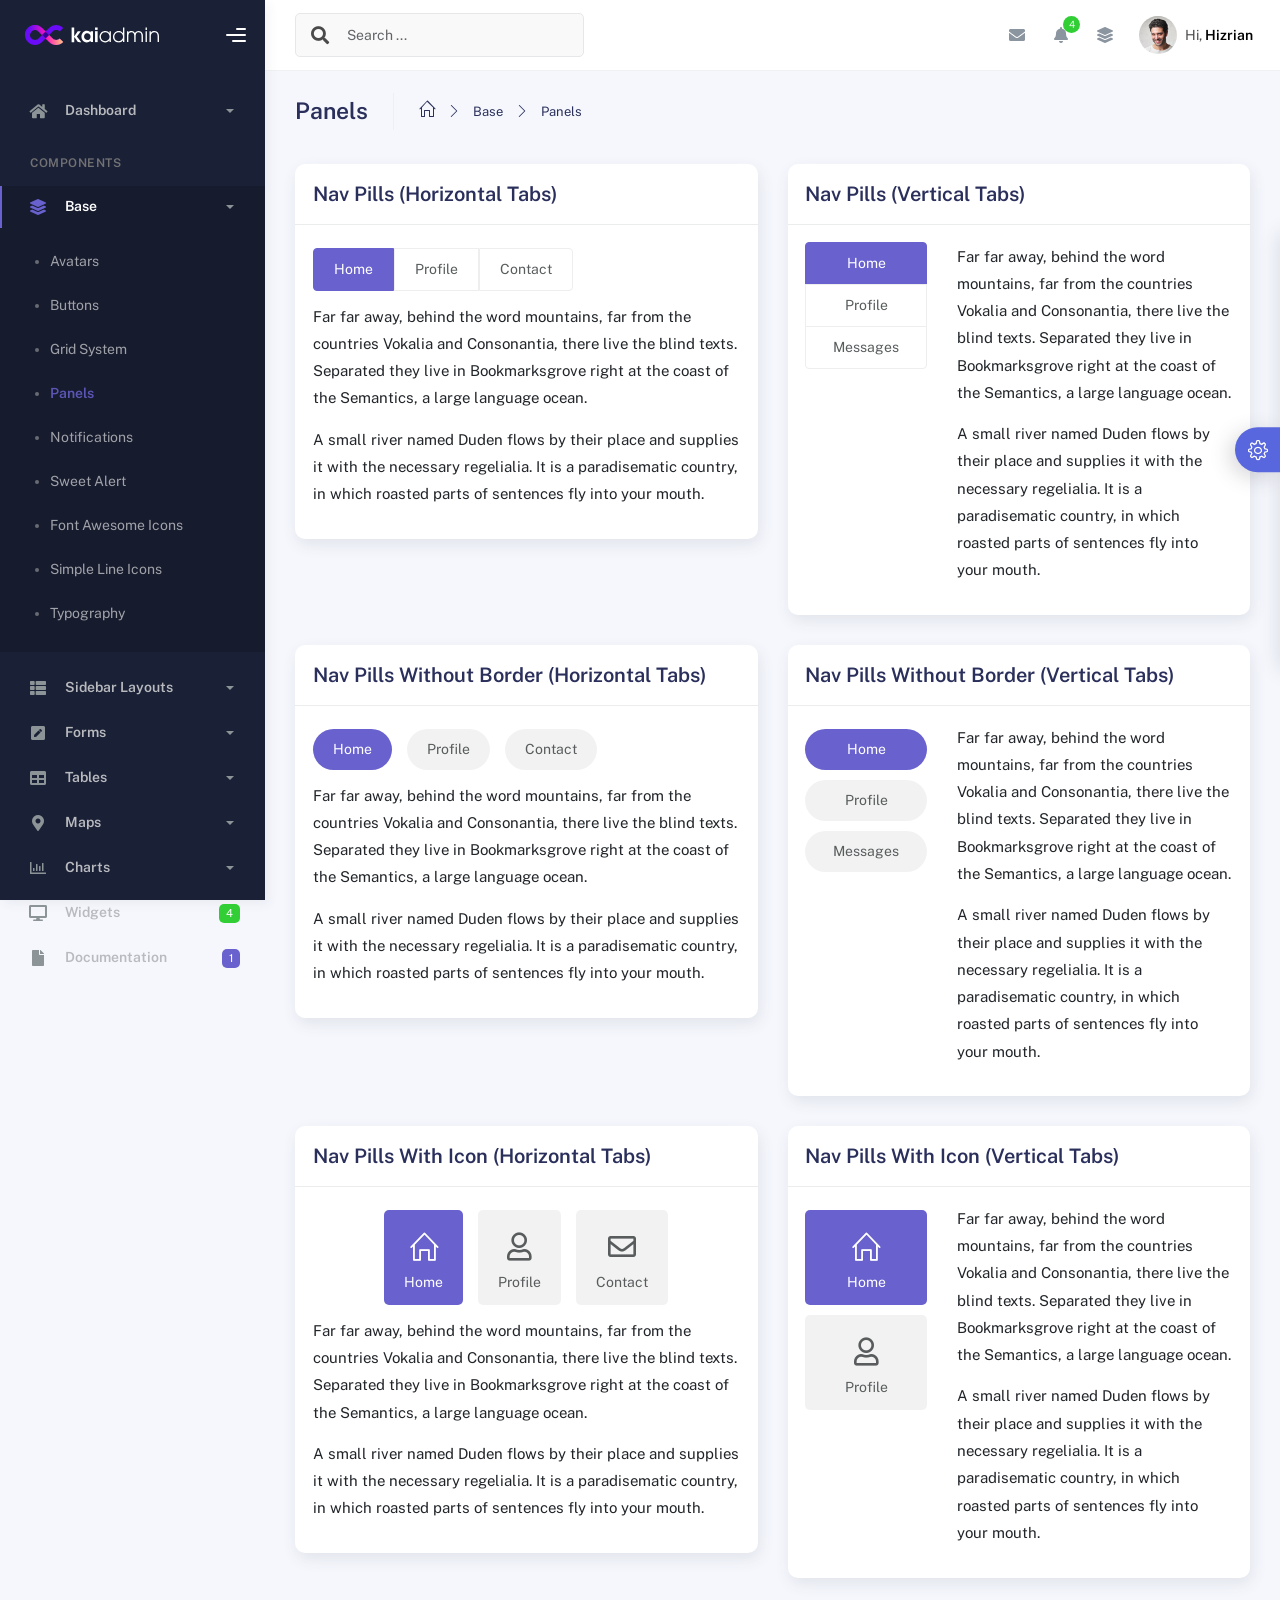
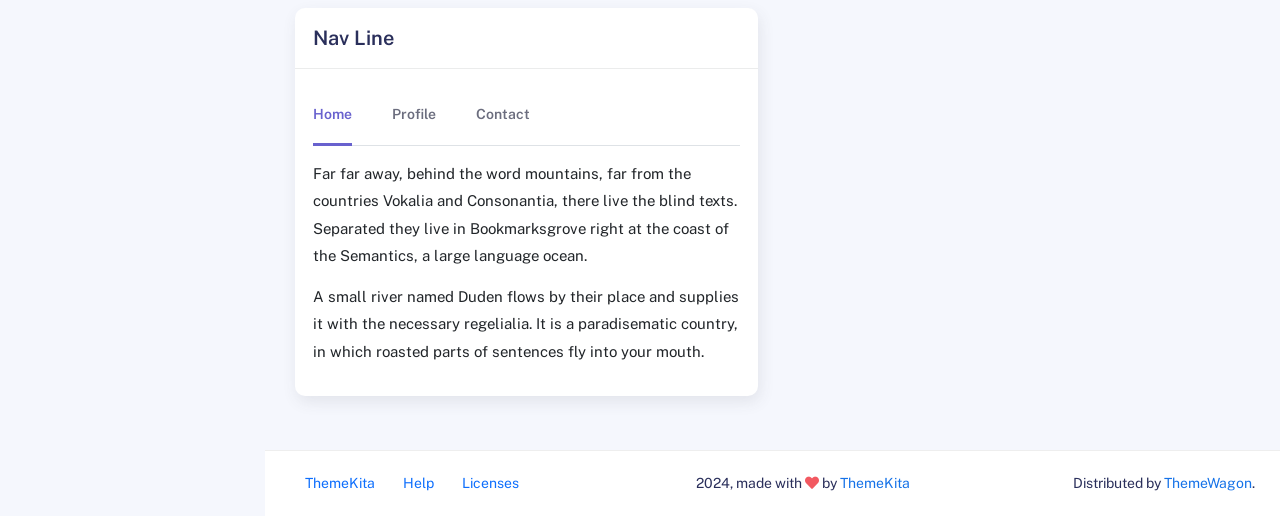
<file: components/panels.html>
<!DOCTYPE html>
<html lang="en">
<head>
	<meta http-equiv="X-UA-Compatible" content="IE=edge" />
	<title>Panels - Kaiadmin Bootstrap 5 Admin Dashboard</title>
	<meta content='width=device-width, initial-scale=1.0, shrink-to-fit=no' name='viewport' />
	<link rel="icon" href="../assets/img/kaiadmin/favicon.ico" type="image/x-icon"/>

	<!-- Fonts and icons -->
	<script src="../assets/js/plugin/webfont/webfont.min.js"></script>
	<script>
		WebFont.load({
			google: {"families":["Public Sans:300,400,500,600,700"]},
			custom: {"families":["Font Awesome 5 Solid", "Font Awesome 5 Regular", "Font Awesome 5 Brands", "simple-line-icons"], urls: ['../assets/css/fonts.min.css']},
			active: function() {
				sessionStorage.fonts = true;
			}
		});
	</script>

	<!-- CSS Files -->
	<link rel="stylesheet" href="../assets/css/bootstrap.min.css">
	<link rel="stylesheet" href="../assets/css/plugins.min.css">
	<link rel="stylesheet" href="../assets/css/kaiadmin.min.css">

	<!-- CSS Just for demo purpose, don't include it in your project -->
	<link rel="stylesheet" href="../assets/css/demo.css">
</head>
<body>
	<div class="wrapper">
		<!-- Sidebar -->
		<div class="sidebar" data-background-color="dark">
			<div class="sidebar-logo">
				<!-- Logo Header -->
				<div class="logo-header" data-background-color="dark">

					<a href="../index.html" class="logo">
						<img src="../assets/img/kaiadmin/logo_light.svg" alt="navbar brand" class="navbar-brand" height="20">
					</a>
					<div class="nav-toggle">
						<button class="btn btn-toggle toggle-sidebar">
							<i class="gg-menu-right"></i>
						</button>
						<button class="btn btn-toggle sidenav-toggler">
							<i class="gg-menu-left"></i>
						</button>
					</div>
					<button class="topbar-toggler more">
						<i class="gg-more-vertical-alt"></i>
					</button>
				</div>
				<!-- End Logo Header -->	
			</div>	
			<div class="sidebar-wrapper scrollbar scrollbar-inner">
				<div class="sidebar-content">
					<ul class="nav nav-secondary">
						<li class="nav-item">
							<a data-bs-toggle="collapse" href="#dashboard" class="collapsed" aria-expanded="false">
								<i class="fas fa-home"></i>
								<p>Dashboard</p>
								<span class="caret"></span>
							</a>
							<div class="collapse" id="dashboard">
								<ul class="nav nav-collapse">
									<li>
										<a href="../../demo1/index.html">
											<span class="sub-item">Dashboard 1</span>
										</a>
									</li>
								</ul>
							</div>
						</li>
						<li class="nav-section">
							<span class="sidebar-mini-icon">
								<i class="fa fa-ellipsis-h"></i>
							</span>
							<h4 class="text-section">Components</h4>
						</li>
						<li class="nav-item active submenu">
							<a data-bs-toggle="collapse" href="#base">
								<i class="fas fa-layer-group"></i>
								<p>Base</p>
								<span class="caret"></span>
							</a>
							<div class="collapse show" id="base">
								<ul class="nav nav-collapse">
									<li>
										<a href="../components/avatars.html">
											<span class="sub-item">Avatars</span>
										</a>
									</li>
									<li>
										<a href="../components/buttons.html">
											<span class="sub-item">Buttons</span>
										</a>
									</li>
									<li>
										<a href="../components/gridsystem.html">
											<span class="sub-item">Grid System</span>
										</a>
									</li>
									<li class="active">
										<a href="../components/panels.html">
											<span class="sub-item">Panels</span>
										</a>
									</li>
									<li>
										<a href="../components/notifications.html">
											<span class="sub-item">Notifications</span>
										</a>
									</li>
									<li>
										<a href="../components/sweetalert.html">
											<span class="sub-item">Sweet Alert</span>
										</a>
									</li>
									<li>
										<a href="../components/font-awesome-icons.html">
											<span class="sub-item">Font Awesome Icons</span>
										</a>
									</li>
									<li>
										<a href="../components/simple-line-icons.html">
											<span class="sub-item">Simple Line Icons</span>
										</a>
									</li>
									<li>
										<a href="../components/typography.html">
											<span class="sub-item">Typography</span>
										</a>
									</li>
								</ul>
							</div>
						</li>
						<li class="nav-item">
							<a data-bs-toggle="collapse" href="#sidebarLayouts">
								<i class="fas fa-th-list"></i>
								<p>Sidebar Layouts</p>
								<span class="caret"></span>
							</a>
							<div class="collapse" id="sidebarLayouts">
								<ul class="nav nav-collapse">
									<li>
										<a href="../sidebar-style-2.html">
											<span class="sub-item">Sidebar Style 2</span>
										</a>
									</li>
									<li>
										<a href="../icon-menu.html">
											<span class="sub-item">Icon Menu</span>
										</a>
									</li>
								</ul>
							</div>
						</li>
						<li class="nav-item">
							<a data-bs-toggle="collapse" href="#forms">
								<i class="fas fa-pen-square"></i>
								<p>Forms</p>
								<span class="caret"></span>
							</a>
							<div class="collapse" id="forms">
								<ul class="nav nav-collapse">
									<li>
										<a href="../forms/forms.html">
											<span class="sub-item">Basic Form</span>
										</a>
									</li>
								</ul>
							</div>
						</li>
						<li class="nav-item">
							<a data-bs-toggle="collapse" href="#tables">
								<i class="fas fa-table"></i>
								<p>Tables</p>
								<span class="caret"></span>
							</a>
							<div class="collapse" id="tables">
								<ul class="nav nav-collapse">
									<li>
										<a href="../tables/tables.html">
											<span class="sub-item">Basic Table</span>
										</a>
									</li>
									<li>
										<a href="../tables/datatables.html">
											<span class="sub-item">Datatables</span>
										</a>
									</li>
								</ul>
							</div>
						</li>
						<li class="nav-item">
							<a data-bs-toggle="collapse" href="#maps">
								<i class="fas fa-map-marker-alt"></i>
								<p>Maps</p>
								<span class="caret"></span>
							</a>
							<div class="collapse" id="maps">
								<ul class="nav nav-collapse">
									<li>
										<a href="../maps/googlemaps.html">
											<span class="sub-item">Google Maps</span>
										</a>
									</li>
									<li>
										<a href="../maps/jsvectormap.html">
											<span class="sub-item">Jsvectormap</span>
										</a>
									</li>
								</ul>
							</div>
						</li>
						<li class="nav-item">
							<a data-bs-toggle="collapse" href="#charts">
								<i class="far fa-chart-bar"></i>
								<p>Charts</p>
								<span class="caret"></span>
							</a>
							<div class="collapse" id="charts">
								<ul class="nav nav-collapse">
									<li>
										<a href="../charts/charts.html">
											<span class="sub-item">Chart Js</span>
										</a>
									</li>
									<li>
										<a href="../charts/sparkline.html">
											<span class="sub-item">Sparkline</span>
										</a>
									</li>
								</ul>
							</div>
						</li>
						<li class="nav-item">
							<a href="../widgets.html">
								<i class="fas fa-desktop"></i>
								<p>Widgets</p>
								<span class="badge badge-success">4</span>
							</a>
						</li>
						<li class="nav-item">
							<a href="../../../documentation/index.html">
							  <i class="fas fa-file"></i>
							  <p>Documentation</p>
							  <span class="badge badge-secondary">1</span>
							</a>
						</li>
						<li class="nav-item">
							<a data-bs-toggle="collapse" href="#submenu">
								<i class="fas fa-bars"></i>
								<p>Menu Levels</p>
								<span class="caret"></span>
							</a>
							<div class="collapse" id="submenu">
								<ul class="nav nav-collapse">
									<li>
										<a data-bs-toggle="collapse" href="#subnav1">
											<span class="sub-item">Level 1</span>
											<span class="caret"></span>
										</a>
										<div class="collapse" id="subnav1">
											<ul class="nav nav-collapse subnav">
												<li>
													<a href="#">
														<span class="sub-item">Level 2</span>
													</a>
												</li>
												<li>
													<a href="#">
														<span class="sub-item">Level 2</span>
													</a>
												</li>
											</ul>
										</div>
									</li>
									<li>
										<a data-bs-toggle="collapse" href="#subnav2">
											<span class="sub-item">Level 1</span>
											<span class="caret"></span>
										</a>
										<div class="collapse" id="subnav2">
											<ul class="nav nav-collapse subnav">
												<li>
													<a href="#">
														<span class="sub-item">Level 2</span>
													</a>
												</li>
											</ul>
										</div>
									</li>
									<li>
										<a href="#">
											<span class="sub-item">Level 1</span>
										</a>
									</li>
								</ul>
							</div>
						</li>
					</ul>
				</div>
			</div>
		</div>
		<!-- End Sidebar -->

		<div class="main-panel">
			<div class="main-header">
				<div class="main-header-logo">
					<!-- Logo Header -->
					<div class="logo-header" data-background-color="dark">

						<a href="../index.html" class="logo">
							<img src="../assets/img/kaiadmin/logo_light.svg" alt="navbar brand" class="navbar-brand" height="20">
						</a>
						<div class="nav-toggle">
							<button class="btn btn-toggle toggle-sidebar">
								<i class="gg-menu-right"></i>
							</button>
							<button class="btn btn-toggle sidenav-toggler">
								<i class="gg-menu-left"></i>
							</button>
						</div>
						<button class="topbar-toggler more">
							<i class="gg-more-vertical-alt"></i>
						</button>

					</div>
					<!-- End Logo Header -->
				</div>
				<!-- Navbar Header -->
				<nav class="navbar navbar-header navbar-header-transparent navbar-expand-lg border-bottom">

					<div class="container-fluid">
						<nav class="navbar navbar-header-left navbar-expand-lg navbar-form nav-search p-0 d-none d-lg-flex">
							<div class="input-group">
								<div class="input-group-prepend">
									<button type="submit" class="btn btn-search pe-1">
										<i class="fa fa-search search-icon"></i>
									</button>
								</div>
								<input type="text" placeholder="Search ..." class="form-control">
							</div>
						</nav>

						<ul class="navbar-nav topbar-nav ms-md-auto align-items-center">
							<li class="nav-item topbar-icon dropdown hidden-caret d-flex d-lg-none">
								<a class="nav-link dropdown-toggle" data-bs-toggle="dropdown" href="#" role="button" aria-expanded="false" aria-haspopup="true">
									<i class="fa fa-search"></i>
								</a>
								<ul class="dropdown-menu dropdown-search animated fadeIn">
									<form class="navbar-left navbar-form nav-search">
										<div class="input-group">
											<input type="text" placeholder="Search ..." class="form-control">
										</div>
									</form>
								</ul>
							</li>
							<li class="nav-item topbar-icon dropdown hidden-caret">
								<a class="nav-link dropdown-toggle" href="#" id="messageDropdown" role="button" data-bs-toggle="dropdown" aria-haspopup="true" aria-expanded="false">
									<i class="fa fa-envelope"></i>
								</a>
								<ul class="dropdown-menu messages-notif-box animated fadeIn" aria-labelledby="messageDropdown">
									<li>
										<div class="dropdown-title d-flex justify-content-between align-items-center">
											Messages 									
											<a href="#" class="small">Mark all as read</a>
										</div>
									</li>
									<li>
										<div class="message-notif-scroll scrollbar-outer">
											<div class="notif-center">
												<a href="#">
													<div class="notif-img"> 
														<img src="../assets/img/jm_denis.jpg" alt="Img Profile">
													</div>
													<div class="notif-content">
														<span class="subject">Jimmy Denis</span>
														<span class="block">
															How are you ?
														</span>
														<span class="time">5 minutes ago</span> 
													</div>
												</a>
												<a href="#">
													<div class="notif-img"> 
														<img src="../assets/img/chadengle.jpg" alt="Img Profile">
													</div>
													<div class="notif-content">
														<span class="subject">Chad</span>
														<span class="block">
															Ok, Thanks !
														</span>
														<span class="time">12 minutes ago</span> 
													</div>
												</a>
												<a href="#">
													<div class="notif-img"> 
														<img src="../assets/img/mlane.jpg" alt="Img Profile">
													</div>
													<div class="notif-content">
														<span class="subject">Jhon Doe</span>
														<span class="block">
															Ready for the meeting today...
														</span>
														<span class="time">12 minutes ago</span> 
													</div>
												</a>
												<a href="#">
													<div class="notif-img"> 
														<img src="../assets/img/talha.jpg" alt="Img Profile">
													</div>
													<div class="notif-content">
														<span class="subject">Talha</span>
														<span class="block">
															Hi, Apa Kabar ?
														</span>
														<span class="time">17 minutes ago</span> 
													</div>
												</a>
											</div>
										</div>
									</li>
									<li>
										<a class="see-all" href="javascript:void(0);">See all messages<i class="fa fa-angle-right"></i> </a>
									</li>
								</ul>
							</li>
							<li class="nav-item topbar-icon dropdown hidden-caret">
								<a class="nav-link dropdown-toggle" href="#" id="notifDropdown" role="button" data-bs-toggle="dropdown" aria-haspopup="true" aria-expanded="false">
									<i class="fa fa-bell"></i>
									<span class="notification">4</span>
								</a>
								<ul class="dropdown-menu notif-box animated fadeIn" aria-labelledby="notifDropdown">
									<li>
										<div class="dropdown-title">You have 4 new notification</div>
									</li>
									<li>
										<div class="notif-scroll scrollbar-outer">
											<div class="notif-center">
												<a href="#">
													<div class="notif-icon notif-primary"> <i class="fa fa-user-plus"></i> </div>
													<div class="notif-content">
														<span class="block">
															New user registered
														</span>
														<span class="time">5 minutes ago</span> 
													</div>
												</a>
												<a href="#">
													<div class="notif-icon notif-success"> <i class="fa fa-comment"></i> </div>
													<div class="notif-content">
														<span class="block">
															Rahmad commented on Admin
														</span>
														<span class="time">12 minutes ago</span> 
													</div>
												</a>
												<a href="#">
													<div class="notif-img"> 
														<img src="../assets/img/profile2.jpg" alt="Img Profile">
													</div>
													<div class="notif-content">
														<span class="block">
															Reza send messages to you
														</span>
														<span class="time">12 minutes ago</span> 
													</div>
												</a>
												<a href="#">
													<div class="notif-icon notif-danger"> <i class="fa fa-heart"></i> </div>
													<div class="notif-content">
														<span class="block">
															Farrah liked Admin
														</span>
														<span class="time">17 minutes ago</span> 
													</div>
												</a>
											</div>
										</div>
									</li>
									<li>
										<a class="see-all" href="javascript:void(0);">See all notifications<i class="fa fa-angle-right"></i> </a>
									</li>
								</ul>
							</li>
							<li class="nav-item topbar-icon dropdown hidden-caret">
								<a class="nav-link" data-bs-toggle="dropdown" href="#" aria-expanded="false">
									<i class="fas fa-layer-group"></i>
								</a>
								<div class="dropdown-menu quick-actions animated fadeIn">
									<div class="quick-actions-header">
										<span class="title mb-1">Quick Actions</span>
										<span class="subtitle op-7">Shortcuts</span>
									</div>
									<div class="quick-actions-scroll scrollbar-outer">
										<div class="quick-actions-items">
											<div class="row m-0">
												<a class="col-6 col-md-4 p-0" href="#">
													<div class="quick-actions-item">
														<div class="avatar-item bg-danger rounded-circle">
															<i class="far fa-calendar-alt"></i>
														</div>
														<span class="text">Calendar</span>
													</div>
												</a>
												<a class="col-6 col-md-4 p-0" href="#">
													<div class="quick-actions-item">
														<div class="avatar-item bg-warning rounded-circle">
															<i class="fas fa-map"></i>
														</div>
														<span class="text">Maps</span>
													</div>
												</a>
												<a class="col-6 col-md-4 p-0" href="#">
													<div class="quick-actions-item">
														<div class="avatar-item bg-info rounded-circle">
															<i class="fas fa-file-excel"></i>
														</div>
														<span class="text">Reports</span>
													</div>
												</a>
												<a class="col-6 col-md-4 p-0" href="#">
													<div class="quick-actions-item">
														<div class="avatar-item bg-success rounded-circle">
															<i class="fas fa-envelope"></i>
														</div>
														<span class="text">Emails</span>
													</div>
												</a>
												<a class="col-6 col-md-4 p-0" href="#">
													<div class="quick-actions-item">
														<div class="avatar-item bg-primary rounded-circle">
															<i class="fas fa-file-invoice-dollar"></i>
														</div>
														<span class="text">Invoice</span>
													</div>
												</a>
												<a class="col-6 col-md-4 p-0" href="#">
													<div class="quick-actions-item">
														<div class="avatar-item bg-secondary rounded-circle">
															<i class="fas fa-credit-card"></i>
														</div>
														<span class="text">Payments</span>
													</div>
												</a>
											</div>
										</div>
									</div>
								</div>
							</li>
							
							<li class="nav-item topbar-user dropdown hidden-caret">
								<a class="dropdown-toggle profile-pic" data-bs-toggle="dropdown" href="#" aria-expanded="false">
									<div class="avatar-sm">
										<img src="../assets/img/profile.jpg" alt="..." class="avatar-img rounded-circle">
									</div>
									<span class="profile-username">
										<span class="op-7">Hi,</span> <span class="fw-bold">Hizrian</span>
									</span>
								</a>
								<ul class="dropdown-menu dropdown-user animated fadeIn">
									<div class="dropdown-user-scroll scrollbar-outer">
										<li>
											<div class="user-box">
												<div class="avatar-lg"><img src="../assets/img/profile.jpg" alt="image profile" class="avatar-img rounded"></div>
												<div class="u-text">
													<h4>Hizrian</h4>
													<p class="text-muted">hello@example.com</p><a href="profile.html" class="btn btn-xs btn-secondary btn-sm">View Profile</a>
												</div>
											</div>
										</li>
										<li>
											<div class="dropdown-divider"></div>
											<a class="dropdown-item" href="#">My Profile</a>
											<a class="dropdown-item" href="#">My Balance</a>
											<a class="dropdown-item" href="#">Inbox</a>
											<div class="dropdown-divider"></div>
											<a class="dropdown-item" href="#">Account Setting</a>
											<div class="dropdown-divider"></div>
											<a class="dropdown-item" href="#">Logout</a>
										</li>
									</div>
								</ul>
							</li>
						</ul>
					</div>
				</nav>
				<!-- End Navbar -->
			</div>
			
			<div class="container">
				<div class="page-inner">
					<div class="page-header">
						<h3 class="fw-bold mb-3">Panels</h3>
						<ul class="breadcrumbs mb-3">
							<li class="nav-home">
								<a href="#">
									<i class="icon-home"></i>
								</a>
							</li>
							<li class="separator">
								<i class="icon-arrow-right"></i>
							</li>
							<li class="nav-item">
								<a href="#">Base</a>
							</li>
							<li class="separator">
								<i class="icon-arrow-right"></i>
							</li>
							<li class="nav-item">
								<a href="#">Panels</a>
							</li>
						</ul>
					</div>
					<div class="row">
						<div class="col-md-6">
							<div class="card">
								<div class="card-header">
									<h4 class="card-title">Nav Pills (Horizontal Tabs)</h4>
								</div>
								<div class="card-body">
									<ul class="nav nav-pills nav-secondary" id="pills-tab" role="tablist">
										<li class="nav-item">
											<a class="nav-link active" id="pills-home-tab" data-bs-toggle="pill" href="#pills-home" role="tab" aria-controls="pills-home" aria-selected="true">Home</a>
										</li>
										<li class="nav-item">
											<a class="nav-link" id="pills-profile-tab" data-bs-toggle="pill" href="#pills-profile" role="tab" aria-controls="pills-profile" aria-selected="false">Profile</a>
										</li>
										<li class="nav-item">
											<a class="nav-link" id="pills-contact-tab" data-bs-toggle="pill" href="#pills-contact" role="tab" aria-controls="pills-contact" aria-selected="false">Contact</a>
										</li>
									</ul>
									<div class="tab-content mt-2 mb-3" id="pills-tabContent">
										<div class="tab-pane fade show active" id="pills-home" role="tabpanel" aria-labelledby="pills-home-tab">
											<p>Far far away, behind the word mountains, far from the countries Vokalia and Consonantia, there live the blind texts. Separated they live in Bookmarksgrove right at the coast of the Semantics, a large language ocean.</p>

											<p>A small river named Duden flows by their place and supplies it with the necessary regelialia. It is a paradisematic country, in which roasted parts of sentences fly into your mouth.</p>
										</div>
										<div class="tab-pane fade" id="pills-profile" role="tabpanel" aria-labelledby="pills-profile-tab">
											<p>Even the all-powerful Pointing has no control about the blind texts it is an almost unorthographic life One day however a small line of blind text by the name of Lorem Ipsum decided to leave for the far World of Grammar.</p>
											<p>The Big Oxmox advised her not to do so, because there were thousands of bad Commas, wild Question Marks and devious Semikoli, but the Little Blind Text didn’t listen. She packed her seven versalia, put her initial into the belt and made herself on the way.
											</p>
										</div>
										<div class="tab-pane fade" id="pills-contact" role="tabpanel" aria-labelledby="pills-contact-tab">
											<p>Pityful a rethoric question ran over her cheek, then she continued her way. On her way she met a copy. The copy warned the Little Blind Text, that where it came from it would have been rewritten a thousand times and everything that was left from its origin would be the word "and" and the Little Blind Text should turn around and return to its own, safe country.</p>

											<p> But nothing the copy said could convince her and so it didn’t take long until a few insidious Copy Writers ambushed her, made her drunk with Longe and Parole and dragged her into their agency, where they abused her for their</p>
										</div>
									</div>
								</div>
							</div>
						</div>
						<div class="col-md-6">
							<div class="card">
								<div class="card-header">
									<h4 class="card-title">Nav Pills (Vertical Tabs)</h4>
								</div>
								<div class="card-body">
									<div class="row">
										<div class="col-5 col-md-4">
											<div class="nav flex-column nav-pills nav-secondary" id="v-pills-tab" role="tablist" aria-orientation="vertical">
												<a class="nav-link active" id="v-pills-home-tab" data-bs-toggle="pill" href="#v-pills-home" role="tab" aria-controls="v-pills-home" aria-selected="true">Home</a>
												<a class="nav-link" id="v-pills-profile-tab" data-bs-toggle="pill" href="#v-pills-profile" role="tab" aria-controls="v-pills-profile" aria-selected="false">Profile</a>
												<a class="nav-link" id="v-pills-messages-tab" data-bs-toggle="pill" href="#v-pills-messages" role="tab" aria-controls="v-pills-messages" aria-selected="false">Messages</a>
											</div>
										</div>
										<div class="col-7 col-md-8">
											<div class="tab-content" id="v-pills-tabContent">
												<div class="tab-pane fade show active" id="v-pills-home" role="tabpanel" aria-labelledby="v-pills-home-tab">
													<p>Far far away, behind the word mountains, far from the countries Vokalia and Consonantia, there live the blind texts. Separated they live in Bookmarksgrove right at the coast of the Semantics, a large language ocean.</p>

													<p>A small river named Duden flows by their place and supplies it with the necessary regelialia. It is a paradisematic country, in which roasted parts of sentences fly into your mouth.</p>
												</div>
												<div class="tab-pane fade" id="v-pills-profile" role="tabpanel" aria-labelledby="v-pills-profile-tab">
													<p>Even the all-powerful Pointing has no control about the blind texts it is an almost unorthographic life One day however a small line of blind text by the name of Lorem Ipsum decided to leave for the far World of Grammar.</p>
													<p>The Big Oxmox advised her not to do so, because there were thousands of bad Commas, wild Question Marks and devious Semikoli, but the Little Blind Text didn’t listen. She packed her seven versalia, put her initial into the belt and made herself on the way.
													</p>
												</div>
												<div class="tab-pane fade" id="v-pills-messages" role="tabpanel" aria-labelledby="v-pills-messages-tab">
													<p>Pityful a rethoric question ran over her cheek, then she continued her way. On her way she met a copy. The copy warned the Little Blind Text, that where it came from it would have been rewritten a thousand times and everything that was left from its origin would be the word "and" and the Little Blind Text should turn around and return to its own, safe country.</p>

													<p> But nothing the copy said could convince her and so it didn’t take long until a few insidious Copy Writers ambushed her, made her drunk with Longe and Parole and dragged her into their agency, where they abused her for their</p>
												</div>
											</div>
										</div>
									</div>
								</div>
							</div>
						</div>
						<div class="col-md-6">
							<div class="card">
								<div class="card-header">
									<h4 class="card-title">Nav Pills Without Border (Horizontal Tabs)</h4>
								</div>
								<div class="card-body">
									<ul class="nav nav-pills nav-secondary nav-pills-no-bd" id="pills-tab-without-border" role="tablist">
										<li class="nav-item">
											<a class="nav-link active" id="pills-home-tab-nobd" data-bs-toggle="pill" href="#pills-home-nobd" role="tab" aria-controls="pills-home-nobd" aria-selected="true">Home</a>
										</li>
										<li class="nav-item">
											<a class="nav-link" id="pills-profile-tab-nobd" data-bs-toggle="pill" href="#pills-profile-nobd" role="tab" aria-controls="pills-profile-nobd" aria-selected="false">Profile</a>
										</li>
										<li class="nav-item">
											<a class="nav-link" id="pills-contact-tab-nobd" data-bs-toggle="pill" href="#pills-contact-nobd" role="tab" aria-controls="pills-contact-nobd" aria-selected="false">Contact</a>
										</li>
									</ul>
									<div class="tab-content mt-2 mb-3" id="pills-without-border-tabContent">
										<div class="tab-pane fade show active" id="pills-home-nobd" role="tabpanel" aria-labelledby="pills-home-tab-nobd">
											<p>Far far away, behind the word mountains, far from the countries Vokalia and Consonantia, there live the blind texts. Separated they live in Bookmarksgrove right at the coast of the Semantics, a large language ocean.</p>

											<p>A small river named Duden flows by their place and supplies it with the necessary regelialia. It is a paradisematic country, in which roasted parts of sentences fly into your mouth.</p>
										</div>
										<div class="tab-pane fade" id="pills-profile-nobd" role="tabpanel" aria-labelledby="pills-profile-tab-nobd">
											<p>Even the all-powerful Pointing has no control about the blind texts it is an almost unorthographic life One day however a small line of blind text by the name of Lorem Ipsum decided to leave for the far World of Grammar.</p>
											<p>The Big Oxmox advised her not to do so, because there were thousands of bad Commas, wild Question Marks and devious Semikoli, but the Little Blind Text didn’t listen. She packed her seven versalia, put her initial into the belt and made herself on the way.
											</p>
										</div>
										<div class="tab-pane fade" id="pills-contact-nobd" role="tabpanel" aria-labelledby="pills-contact-tab-nobd">
											<p>Pityful a rethoric question ran over her cheek, then she continued her way. On her way she met a copy. The copy warned the Little Blind Text, that where it came from it would have been rewritten a thousand times and everything that was left from its origin would be the word "and" and the Little Blind Text should turn around and return to its own, safe country.</p>

											<p> But nothing the copy said could convince her and so it didn’t take long until a few insidious Copy Writers ambushed her, made her drunk with Longe and Parole and dragged her into their agency, where they abused her for their</p>
										</div>
									</div>
								</div>
							</div>
						</div>
						<div class="col-md-6">
							<div class="card">
								<div class="card-header">
									<h4 class="card-title">Nav Pills Without Border (Vertical Tabs)</h4>
								</div>
								<div class="card-body">
									<div class="row">
										<div class="col-5 col-md-4">
											<div class="nav flex-column nav-pills nav-secondary nav-pills-no-bd" id="v-pills-tab-without-border" role="tablist" aria-orientation="vertical">
												<a class="nav-link active" id="v-pills-home-tab-nobd" data-bs-toggle="pill" href="#v-pills-home-nobd" role="tab" aria-controls="v-pills-home-nobd" aria-selected="true">Home</a>
												<a class="nav-link" id="v-pills-profile-tab-nobd" data-bs-toggle="pill" href="#v-pills-profile-nobd" role="tab" aria-controls="v-pills-profile-nobd" aria-selected="false">Profile</a>
												<a class="nav-link" id="v-pills-messages-tab-nobd" data-bs-toggle="pill" href="#v-pills-messages-nobd" role="tab" aria-controls="v-pills-messages-nobd" aria-selected="false">Messages</a>
											</div>
										</div>
										<div class="col-7 col-md-8">
											<div class="tab-content" id="v-pills-without-border-tabContent">
												<div class="tab-pane fade show active" id="v-pills-home-nobd" role="tabpanel" aria-labelledby="v-pills-home-tab-nobd">
													<p>Far far away, behind the word mountains, far from the countries Vokalia and Consonantia, there live the blind texts. Separated they live in Bookmarksgrove right at the coast of the Semantics, a large language ocean.</p>

													<p>A small river named Duden flows by their place and supplies it with the necessary regelialia. It is a paradisematic country, in which roasted parts of sentences fly into your mouth.</p>
												</div>
												<div class="tab-pane fade" id="v-pills-profile-nobd" role="tabpanel" aria-labelledby="v-pills-profile-tab-nobd">
													<p>Even the all-powerful Pointing has no control about the blind texts it is an almost unorthographic life One day however a small line of blind text by the name of Lorem Ipsum decided to leave for the far World of Grammar.</p>
													<p>The Big Oxmox advised her not to do so, because there were thousands of bad Commas, wild Question Marks and devious Semikoli, but the Little Blind Text didn’t listen. She packed her seven versalia, put her initial into the belt and made herself on the way.
													</p>
												</div>
												<div class="tab-pane fade" id="v-pills-messages-nobd" role="tabpanel" aria-labelledby="v-pills-messages-tab-nobd">
													<p>Pityful a rethoric question ran over her cheek, then she continued her way. On her way she met a copy. The copy warned the Little Blind Text, that where it came from it would have been rewritten a thousand times and everything that was left from its origin would be the word "and" and the Little Blind Text should turn around and return to its own, safe country.</p>

													<p> But nothing the copy said could convince her and so it didn’t take long until a few insidious Copy Writers ambushed her, made her drunk with Longe and Parole and dragged her into their agency, where they abused her for their</p>
												</div>
											</div>
										</div>
									</div>
								</div>
							</div>
						</div>
						<div class="col-md-6">
							<div class="card">
								<div class="card-header">
									<h4 class="card-title">Nav Pills With Icon (Horizontal Tabs)</h4>
								</div>
								<div class="card-body">
									<ul class="nav nav-pills nav-secondary  nav-pills-no-bd nav-pills-icons justify-content-center" id="pills-tab-with-icon" role="tablist">
										<li class="nav-item">
											<a class="nav-link active" id="pills-home-tab-icon" data-bs-toggle="pill" href="#pills-home-icon" role="tab" aria-controls="pills-home-icon" aria-selected="true">
												<i class="icon-home"></i>
												Home
											</a>
										</li>
										<li class="nav-item">
											<a class="nav-link" id="pills-profile-tab-icon" data-bs-toggle="pill" href="#pills-profile-icon" role="tab" aria-controls="pills-profile-icon" aria-selected="false">
												<i class="far fa-user"></i>
												Profile
											</a>
										</li>
										<li class="nav-item">
											<a class="nav-link" id="pills-contact-tab-icon" data-bs-toggle="pill" href="#pills-contact-icon" role="tab" aria-controls="pills-contact-icon" aria-selected="false">
												<i class="far fa-envelope"></i>
												Contact
											</a>
										</li>
									</ul>
									<div class="tab-content mt-2 mb-3" id="pills-with-icon-tabContent">
										<div class="tab-pane fade show active" id="pills-home-icon" role="tabpanel" aria-labelledby="pills-home-tab-icon">
											<p>Far far away, behind the word mountains, far from the countries Vokalia and Consonantia, there live the blind texts. Separated they live in Bookmarksgrove right at the coast of the Semantics, a large language ocean.</p>

											<p>A small river named Duden flows by their place and supplies it with the necessary regelialia. It is a paradisematic country, in which roasted parts of sentences fly into your mouth.</p>
										</div>
										<div class="tab-pane fade" id="pills-profile-icon" role="tabpanel" aria-labelledby="pills-profile-tab-icon">
											<p>Even the all-powerful Pointing has no control about the blind texts it is an almost unorthographic life One day however a small line of blind text by the name of Lorem Ipsum decided to leave for the far World of Grammar.</p>
											<p>The Big Oxmox advised her not to do so, because there were thousands of bad Commas, wild Question Marks and devious Semikoli, but the Little Blind Text didn’t listen. She packed her seven versalia, put her initial into the belt and made herself on the way.
											</p>
										</div>
										<div class="tab-pane fade" id="pills-contact-icon" role="tabpanel" aria-labelledby="pills-contact-tab-icon">
											<p>Pityful a rethoric question ran over her cheek, then she continued her way. On her way she met a copy. The copy warned the Little Blind Text, that where it came from it would have been rewritten a thousand times and everything that was left from its origin would be the word "and" and the Little Blind Text should turn around and return to its own, safe country.</p>

											<p> But nothing the copy said could convince her and so it didn’t take long until a few insidious Copy Writers ambushed her, made her drunk with Longe and Parole and dragged her into their agency, where they abused her for their</p>
										</div>
									</div>
								</div>
							</div>
						</div>
						<div class="col-md-6">
							<div class="card">
								<div class="card-header">
									<h4 class="card-title">Nav Pills With Icon (Vertical Tabs)</h4>
								</div>
								<div class="card-body">
									<div class="row">
										<div class="col-5 col-md-4">
											<div class="nav flex-column nav-pills nav-secondary nav-pills-no-bd nav-pills-icons" id="v-pills-tab-with-icon" role="tablist" aria-orientation="vertical">
												<a class="nav-link active" id="v-pills-home-tab-icons" data-bs-toggle="pill" href="#v-pills-home-icons" role="tab" aria-controls="v-pills-home-icons" aria-selected="true">
													<i class="icon-home"></i>
													Home
												</a>
												<a class="nav-link" id="v-pills-profile-tab-icons" data-bs-toggle="pill" href="#v-pills-profile-icons" role="tab" aria-controls="v-pills-profile-icons" aria-selected="false">
													<i class="far fa-user"></i>
													Profile
												</a>
											</div>
										</div>
										<div class="col-7 col-md-8">
											<div class="tab-content" id="v-pills-with-icon-tabContent">
												<div class="tab-pane fade show active" id="v-pills-home-icons" role="tabpanel" aria-labelledby="v-pills-home-tab-icons">
													<p>Far far away, behind the word mountains, far from the countries Vokalia and Consonantia, there live the blind texts. Separated they live in Bookmarksgrove right at the coast of the Semantics, a large language ocean.</p>

													<p>A small river named Duden flows by their place and supplies it with the necessary regelialia. It is a paradisematic country, in which roasted parts of sentences fly into your mouth.</p>
												</div>
												<div class="tab-pane fade" id="v-pills-profile-icons" role="tabpanel" aria-labelledby="v-pills-profile-tab-icons">
													<p>Even the all-powerful Pointing has no control about the blind texts it is an almost unorthographic life One day however a small line of blind text by the name of Lorem Ipsum decided to leave for the far World of Grammar.</p>
													<p>The Big Oxmox advised her not to do so, because there were thousands of bad Commas, wild Question Marks and devious Semikoli, but the Little Blind Text didn’t listen. She packed her seven versalia, put her initial into the belt and made herself on the way.
													</p>
												</div>
											</div>
										</div>
									</div>
								</div>
							</div>
						</div>
						<div class="col-md-6">
							<div class="card">
								<div class="card-header">
									<h4 class="card-title">Nav Line</h4>
								</div>
								<div class="card-body">
									<ul class="nav nav-tabs nav-line nav-color-secondary" id="line-tab" role="tablist">
										<li class="nav-item">
											<a class="nav-link active" id="line-home-tab" data-bs-toggle="pill" href="#line-home" role="tab" aria-controls="pills-home" aria-selected="true">Home</a>
										</li>
										<li class="nav-item">
											<a class="nav-link" id="line-profile-tab" data-bs-toggle="pill" href="#line-profile" role="tab" aria-controls="pills-profile" aria-selected="false">Profile</a>
										</li>
										<li class="nav-item">
											<a class="nav-link" id="line-contact-tab" data-bs-toggle="pill" href="#line-contact" role="tab" aria-controls="pills-contact" aria-selected="false">Contact</a>
										</li>
									</ul>
									<div class="tab-content mt-3 mb-3" id="line-tabContent">
										<div class="tab-pane fade show active" id="line-home" role="tabpanel" aria-labelledby="line-home-tab">
											<p>Far far away, behind the word mountains, far from the countries Vokalia and Consonantia, there live the blind texts. Separated they live in Bookmarksgrove right at the coast of the Semantics, a large language ocean.</p>

											<p>A small river named Duden flows by their place and supplies it with the necessary regelialia. It is a paradisematic country, in which roasted parts of sentences fly into your mouth.</p>
										</div>
										<div class="tab-pane fade" id="line-profile" role="tabpanel" aria-labelledby="line-profile-tab">
											<p>Even the all-powerful Pointing has no control about the blind texts it is an almost unorthographic life One day however a small line of blind text by the name of Lorem Ipsum decided to leave for the far World of Grammar.</p>
											<p>The Big Oxmox advised her not to do so, because there were thousands of bad Commas, wild Question Marks and devious Semikoli, but the Little Blind Text didnâ€™t listen. She packed her seven versalia, put her initial into the belt and made herself on the way.
											</p>
										</div>
										<div class="tab-pane fade" id="line-contact" role="tabpanel" aria-labelledby="line-contact-tab">
											<p>Pityful a rethoric question ran over her cheek, then she continued her way. On her way she met a copy. The copy warned the Little Blind Text, that where it came from it would have been rewritten a thousand times and everything that was left from its origin would be the word "and" and the Little Blind Text should turn around and return to its own, safe country.</p>

											<p> But nothing the copy said could convince her and so it didnâ€™t take long until a few insidious Copy Writers ambushed her, made her drunk with Longe and Parole and dragged her into their agency, where they abused her for their</p>
										</div>
									</div>
								</div>
							</div>
						</div>
					</div>
				</div>
			</div>			
			<footer class="footer">
				<div class="container-fluid d-flex justify-content-between">
					<nav class="pull-left">
						<ul class="nav">
							<li class="nav-item">
								<a class="nav-link" href="http://www.themekita.com">
									ThemeKita
								</a>
							</li>
							<li class="nav-item">
								<a class="nav-link" href="#"> Help </a>
							</li>
							<li class="nav-item">
								<a class="nav-link" href="#"> Licenses </a>
							</li>
						</ul>
					</nav>
					<div class="copyright">
						2024, made with <i class="fa fa-heart heart text-danger"></i> by
						<a href="http://www.themekita.com">ThemeKita</a>
					</div>
					<div>
						Distributed by
						<a target="_blank" href="https://themewagon.com/">ThemeWagon</a>.
					</div>
				</div>
			</footer>
		</div>
		
		<!-- Custom template | don't include it in your project! -->
		<div class="custom-template">
			<div class="title">Settings</div>
			<div class="custom-content">
				<div class="switcher">
					<div class="switch-block">
						<h4>Logo Header</h4>
						<div class="btnSwitch">
							<button type="button" class=" selected changeLogoHeaderColor" data-color="dark"></button>
							<button type="button" class="selected changeLogoHeaderColor" data-color="blue"></button>
							<button type="button" class="changeLogoHeaderColor" data-color="purple"></button>
							<button type="button" class="changeLogoHeaderColor" data-color="light-blue"></button>
							<button type="button" class="changeLogoHeaderColor" data-color="green"></button>
							<button type="button" class="changeLogoHeaderColor" data-color="orange"></button>
							<button type="button" class="changeLogoHeaderColor" data-color="red"></button>
							<button type="button" class="changeLogoHeaderColor" data-color="white"></button>
							<br/>
							<button type="button" class="changeLogoHeaderColor" data-color="dark2"></button>
							<button type="button" class="changeLogoHeaderColor" data-color="blue2"></button>
							<button type="button" class="changeLogoHeaderColor" data-color="purple2"></button>
							<button type="button" class="changeLogoHeaderColor" data-color="light-blue2"></button>
							<button type="button" class="changeLogoHeaderColor" data-color="green2"></button>
							<button type="button" class="changeLogoHeaderColor" data-color="orange2"></button>
							<button type="button" class="changeLogoHeaderColor" data-color="red2"></button>
						</div>
					</div>
					<div class="switch-block">
						<h4>Navbar Header</h4>
						<div class="btnSwitch">
							<button type="button" class="changeTopBarColor" data-color="dark"></button>
							<button type="button" class="changeTopBarColor" data-color="blue"></button>
							<button type="button" class="changeTopBarColor" data-color="purple"></button>
							<button type="button" class="changeTopBarColor" data-color="light-blue"></button>
							<button type="button" class="changeTopBarColor" data-color="green"></button>
							<button type="button" class="changeTopBarColor" data-color="orange"></button>
							<button type="button" class="changeTopBarColor" data-color="red"></button>
							<button type="button" class="changeTopBarColor" data-color="white"></button>
							<br/>
							<button type="button" class="changeTopBarColor" data-color="dark2"></button>
							<button type="button" class="selected changeTopBarColor" data-color="blue2"></button>
							<button type="button" class="changeTopBarColor" data-color="purple2"></button>
							<button type="button" class="changeTopBarColor" data-color="light-blue2"></button>
							<button type="button" class="changeTopBarColor" data-color="green2"></button>
							<button type="button" class="changeTopBarColor" data-color="orange2"></button>
							<button type="button" class="changeTopBarColor" data-color="red2"></button>
						</div>
					</div>
					<div class="switch-block">
						<h4>Sidebar</h4>
						<div class="btnSwitch">
							<button type="button" class="selected changeSideBarColor" data-color="white"></button>
							<button type="button" class="changeSideBarColor" data-color="dark"></button>
							<button type="button" class="changeSideBarColor" data-color="dark2"></button>
						</div>
					</div>
				</div>
			</div>
			<div class="custom-toggle">
				<i class="icon-settings"></i>
			</div>
		</div>
		<!-- End Custom template -->
	</div>
	<!--   Core JS Files   -->
	<script src="../assets/js/core/jquery-3.7.1.min.js"></script>
	<script src="../assets/js/core/popper.min.js"></script>
	<script src="../assets/js/core/bootstrap.min.js"></script>
	
	<!-- jQuery Scrollbar -->
	<script src="../assets/js/plugin/jquery-scrollbar/jquery.scrollbar.min.js"></script>
	<!-- Moment JS -->
	<script src="../assets/js/plugin/moment/moment.min.js"></script>

	<!-- Chart JS -->
	<script src="../assets/js/plugin/chart.js/chart.min.js"></script>

	<!-- jQuery Sparkline -->
	<script src="../assets/js/plugin/jquery.sparkline/jquery.sparkline.min.js"></script>

	<!-- Chart Circle -->
	<script src="../assets/js/plugin/chart-circle/circles.min.js"></script>

	<!-- Datatables -->
	<script src="../assets/js/plugin/datatables/datatables.min.js"></script>

	<!-- Bootstrap Notify -->
	<script src="../assets/js/plugin/bootstrap-notify/bootstrap-notify.min.js"></script>

	<!-- jQuery Vector Maps -->
	<script src="../assets/js/plugin/jsvectormap/jsvectormap.min.js"></script>
	<script src="../assets/js/plugin/jsvectormap/world.js"></script>

	<!-- Sweet Alert -->
	<script src="../assets/js/plugin/sweetalert/sweetalert.min.js"></script>

	<!-- Kaiadmin JS -->
	<script src="../assets/js/kaiadmin.min.js"></script>

	<!-- Kaiadmin DEMO methods, don't include it in your project! -->
	<script src="../assets/js/setting-demo2.js"></script>
</body>
</html>
</file>
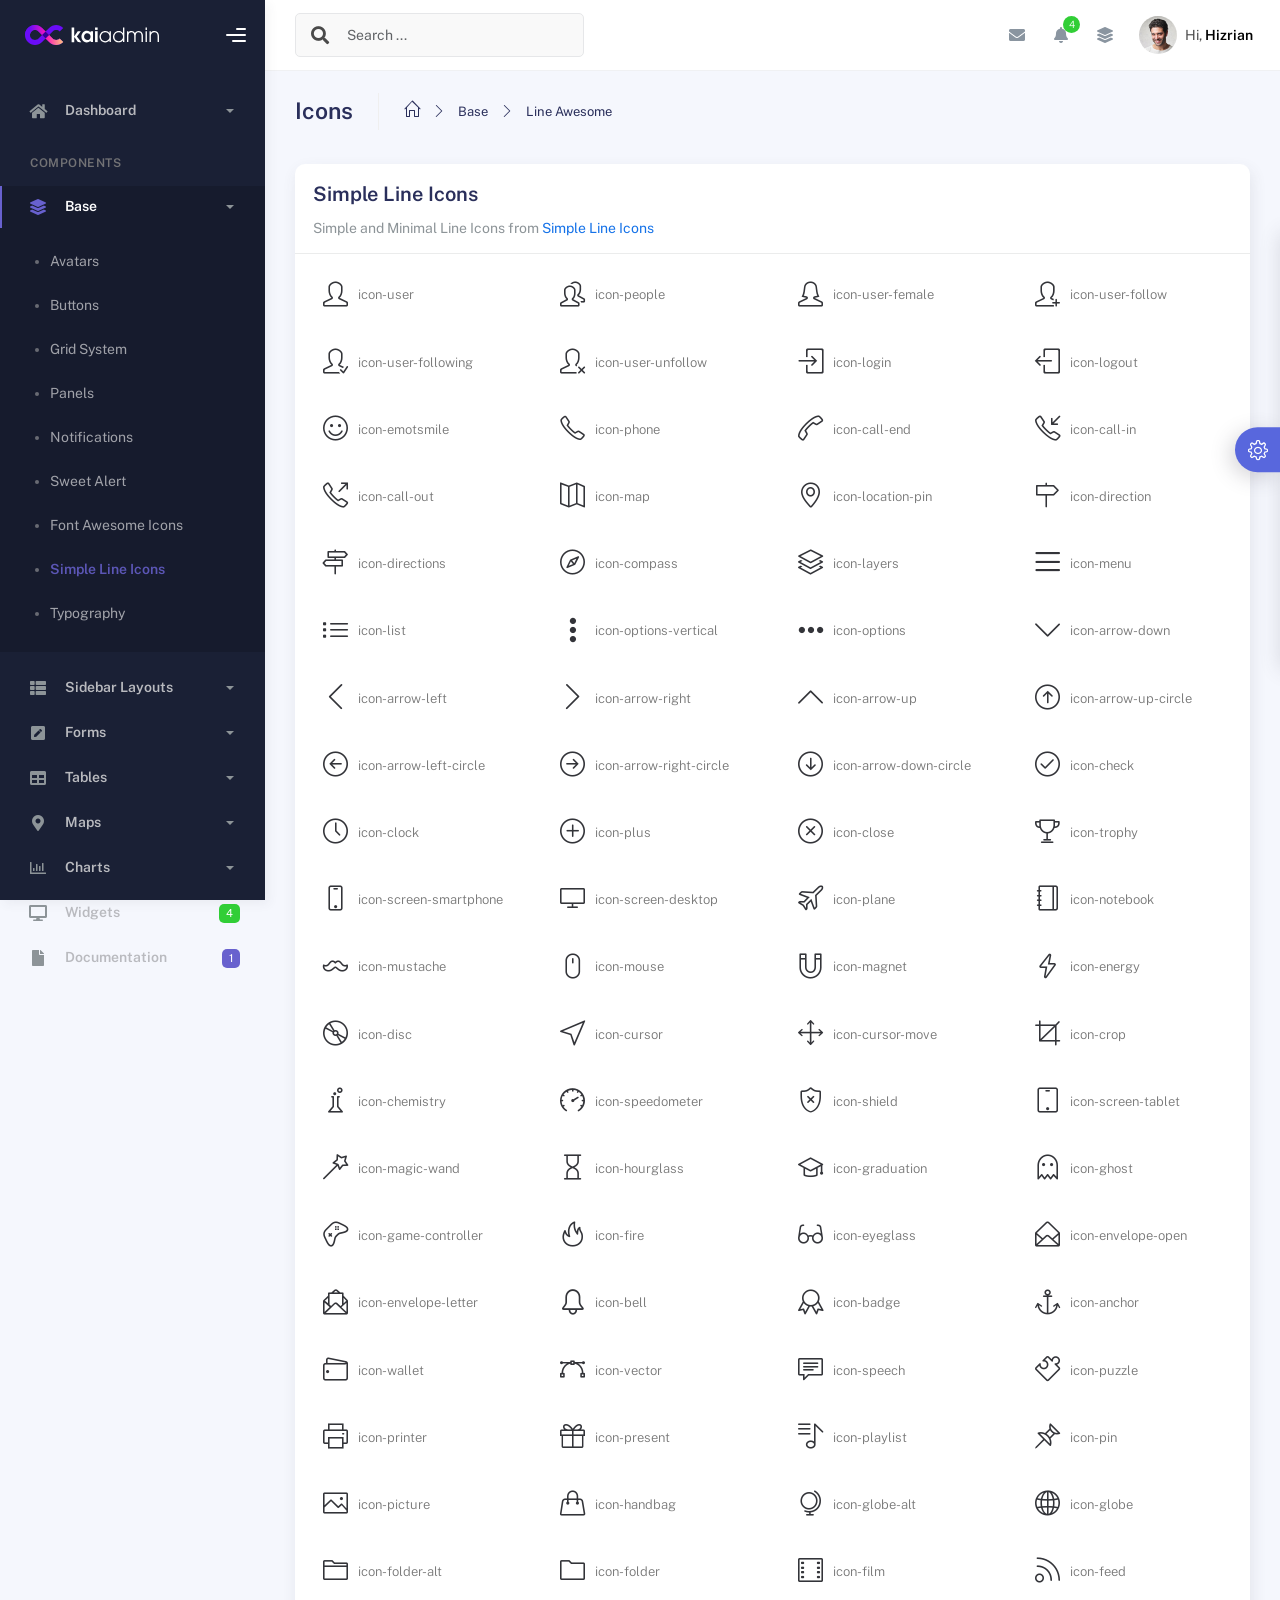
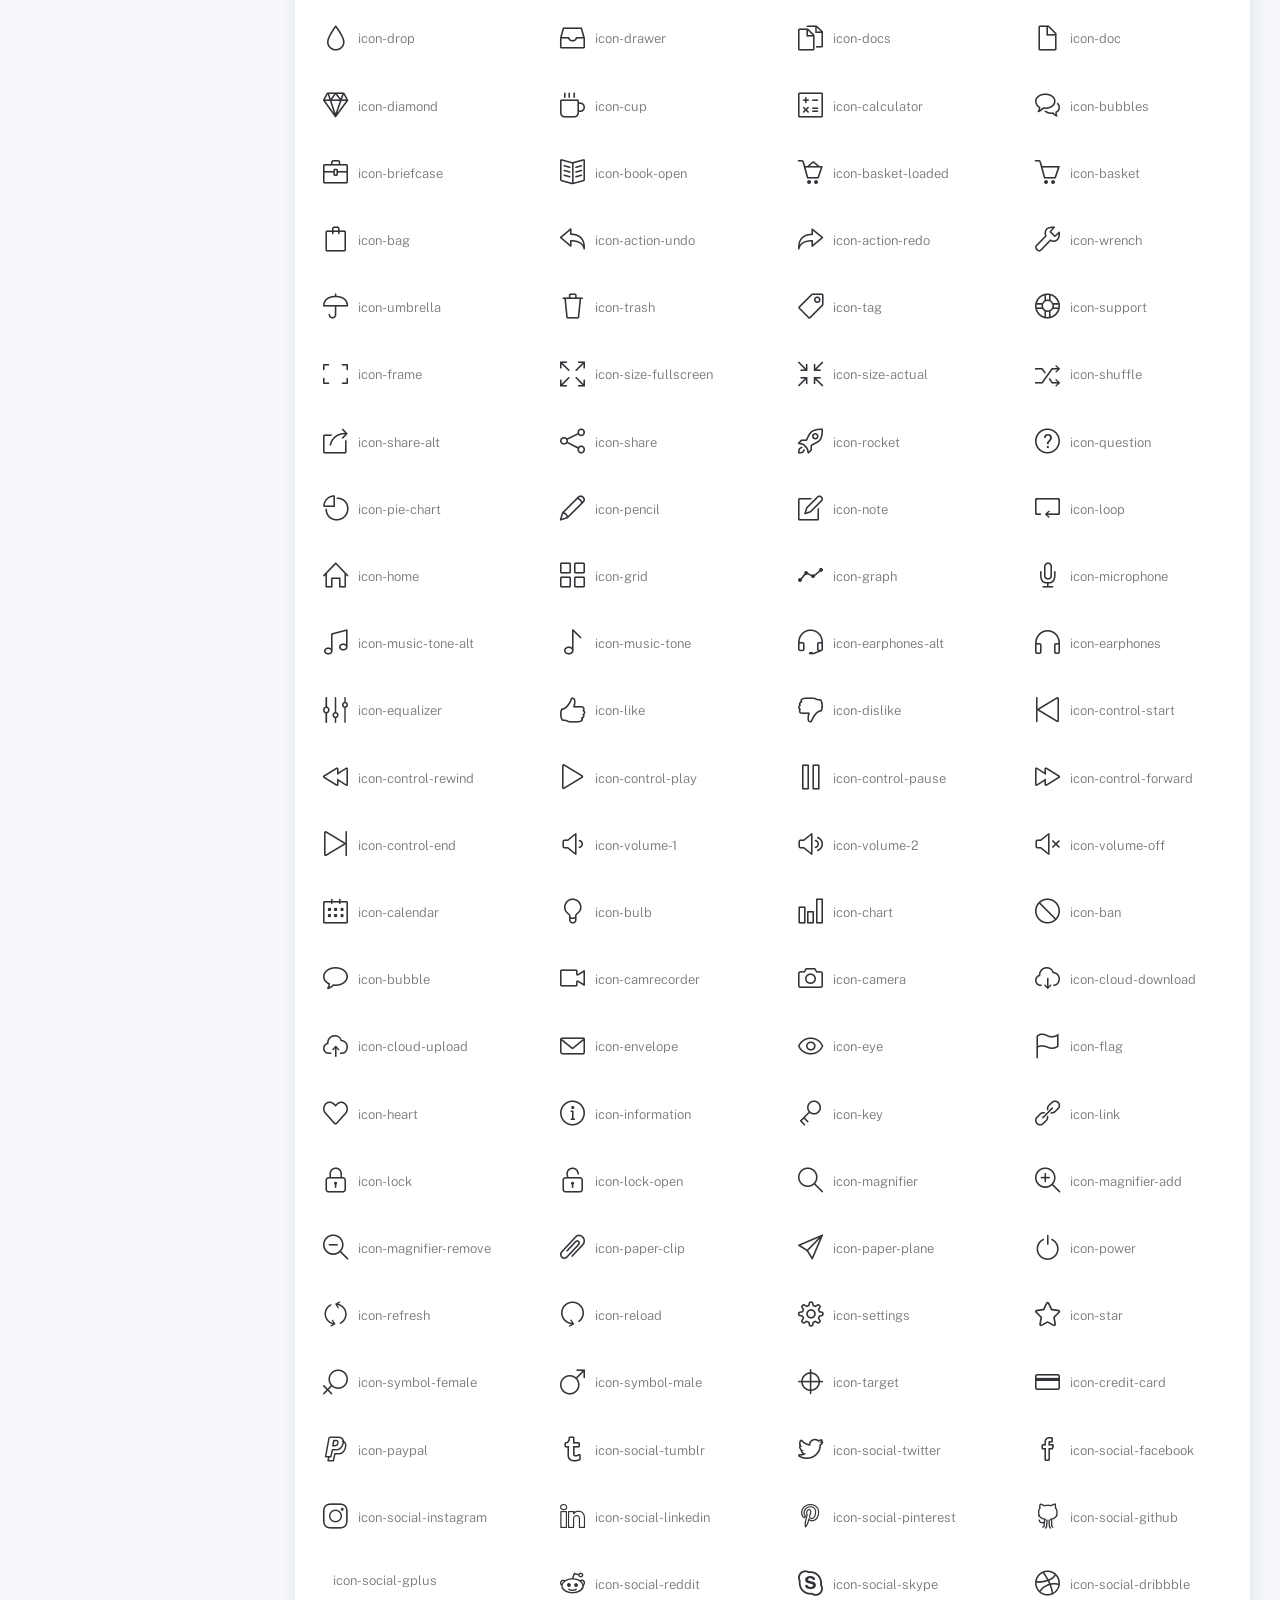
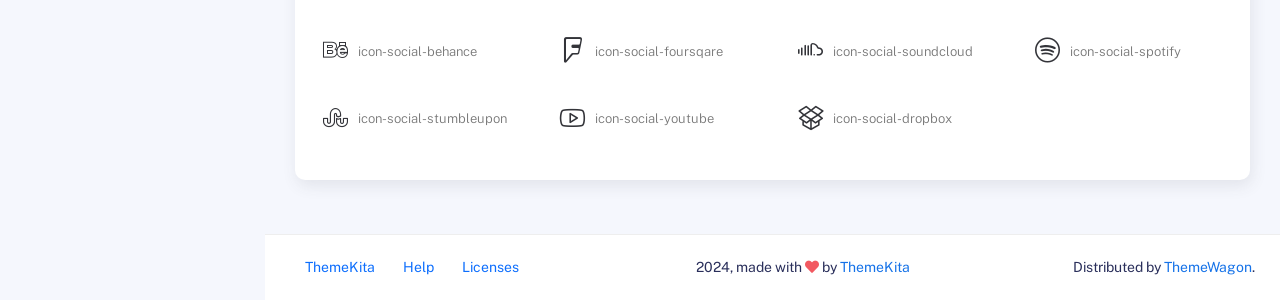
<file: components/simple-line-icons.html>
<!DOCTYPE html>
<html lang="en">
  <head>
    <meta http-equiv="X-UA-Compatible" content="IE=edge" />
    <title>Simple Line Icons - Kaiadmin Bootstrap 5 Admin Dashboard</title>
    <meta
      content="width=device-width, initial-scale=1.0, shrink-to-fit=no"
      name="viewport"
    />
    <link
      rel="icon"
      href="../assets/img/kaiadmin/favicon.ico"
      type="image/x-icon"
    />

    <!-- Fonts and icons -->
    <script src="../assets/js/plugin/webfont/webfont.min.js"></script>
    <script>
      WebFont.load({
        google: { families: ["Public Sans:300,400,500,600,700"] },
        custom: {
          families: [
            "Font Awesome 5 Solid",
            "Font Awesome 5 Regular",
            "Font Awesome 5 Brands",
            "simple-line-icons",
          ],
          urls: ["../assets/css/fonts.min.css"],
        },
        active: function () {
          sessionStorage.fonts = true;
        },
      });
    </script>

    <!-- CSS Files -->
    <link rel="stylesheet" href="../assets/css/bootstrap.min.css" />
    <link rel="stylesheet" href="../assets/css/plugins.min.css" />
    <link rel="stylesheet" href="../assets/css/kaiadmin.min.css" />

    <!-- CSS Just for demo purpose, don't include it in your project -->
    <link rel="stylesheet" href="../assets/css/demo.css" />
  </head>
  <body>
    <div class="wrapper">
      <!-- Sidebar -->
      <div class="sidebar" data-background-color="dark">
        <div class="sidebar-logo">
          <!-- Logo Header -->
          <div class="logo-header" data-background-color="dark">
            <a href="../index.html" class="logo">
              <img
                src="../assets/img/kaiadmin/logo_light.svg"
                alt="navbar brand"
                class="navbar-brand"
                height="20"
              />
            </a>
            <div class="nav-toggle">
              <button class="btn btn-toggle toggle-sidebar">
                <i class="gg-menu-right"></i>
              </button>
              <button class="btn btn-toggle sidenav-toggler">
                <i class="gg-menu-left"></i>
              </button>
            </div>
            <button class="topbar-toggler more">
              <i class="gg-more-vertical-alt"></i>
            </button>
          </div>
          <!-- End Logo Header -->
        </div>
        <div class="sidebar-wrapper scrollbar scrollbar-inner">
          <div class="sidebar-content">
            <ul class="nav nav-secondary">
              <li class="nav-item">
                <a
                  data-bs-toggle="collapse"
                  href="#dashboard"
                  class="collapsed"
                  aria-expanded="false"
                >
                  <i class="fas fa-home"></i>
                  <p>Dashboard</p>
                  <span class="caret"></span>
                </a>
                <div class="collapse" id="dashboard">
                  <ul class="nav nav-collapse">
                    <li>
                      <a href="../../demo1/index.html">
                        <span class="sub-item">Dashboard 1</span>
                      </a>
                    </li>
                  </ul>
                </div>
              </li>
              <li class="nav-section">
                <span class="sidebar-mini-icon">
                  <i class="fa fa-ellipsis-h"></i>
                </span>
                <h4 class="text-section">Components</h4>
              </li>
              <li class="nav-item active submenu">
                <a data-bs-toggle="collapse" href="#base">
                  <i class="fas fa-layer-group"></i>
                  <p>Base</p>
                  <span class="caret"></span>
                </a>
                <div class="collapse show" id="base">
                  <ul class="nav nav-collapse">
                    <li>
                      <a href="../components/avatars.html">
                        <span class="sub-item">Avatars</span>
                      </a>
                    </li>
                    <li>
                      <a href="../components/buttons.html">
                        <span class="sub-item">Buttons</span>
                      </a>
                    </li>
                    <li>
                      <a href="../components/gridsystem.html">
                        <span class="sub-item">Grid System</span>
                      </a>
                    </li>
                    <li>
                      <a href="../components/panels.html">
                        <span class="sub-item">Panels</span>
                      </a>
                    </li>
                    <li>
                      <a href="../components/notifications.html">
                        <span class="sub-item">Notifications</span>
                      </a>
                    </li>
                    <li>
                      <a href="../components/sweetalert.html">
                        <span class="sub-item">Sweet Alert</span>
                      </a>
                    </li>
                    <li>
                      <a href="../components/font-awesome-icons.html">
                        <span class="sub-item">Font Awesome Icons</span>
                      </a>
                    </li>
                    <li class="active">
                      <a href="../components/simple-line-icons.html">
                        <span class="sub-item">Simple Line Icons</span>
                      </a>
                    </li>
                    <li>
                      <a href="../components/typography.html">
                        <span class="sub-item">Typography</span>
                      </a>
                    </li>
                  </ul>
                </div>
              </li>
              <li class="nav-item">
                <a data-bs-toggle="collapse" href="#sidebarLayouts">
                  <i class="fas fa-th-list"></i>
                  <p>Sidebar Layouts</p>
                  <span class="caret"></span>
                </a>
                <div class="collapse" id="sidebarLayouts">
                  <ul class="nav nav-collapse">
                    <li>
                      <a href="../sidebar-style-2.html">
                        <span class="sub-item">Sidebar Style 2</span>
                      </a>
                    </li>
                    <li>
                      <a href="../icon-menu.html">
                        <span class="sub-item">Icon Menu</span>
                      </a>
                    </li>
                  </ul>
                </div>
              </li>
              <li class="nav-item">
                <a data-bs-toggle="collapse" href="#forms">
                  <i class="fas fa-pen-square"></i>
                  <p>Forms</p>
                  <span class="caret"></span>
                </a>
                <div class="collapse" id="forms">
                  <ul class="nav nav-collapse">
                    <li>
                      <a href="../forms/forms.html">
                        <span class="sub-item">Basic Form</span>
                      </a>
                    </li>
                  </ul>
                </div>
              </li>
              <li class="nav-item">
                <a data-bs-toggle="collapse" href="#tables">
                  <i class="fas fa-table"></i>
                  <p>Tables</p>
                  <span class="caret"></span>
                </a>
                <div class="collapse" id="tables">
                  <ul class="nav nav-collapse">
                    <li>
                      <a href="../tables/tables.html">
                        <span class="sub-item">Basic Table</span>
                      </a>
                    </li>
                    <li>
                      <a href="../tables/datatables.html">
                        <span class="sub-item">Datatables</span>
                      </a>
                    </li>
                  </ul>
                </div>
              </li>
              <li class="nav-item">
                <a data-bs-toggle="collapse" href="#maps">
                  <i class="fas fa-map-marker-alt"></i>
                  <p>Maps</p>
                  <span class="caret"></span>
                </a>
                <div class="collapse" id="maps">
                  <ul class="nav nav-collapse">
                    <li>
                      <a href="../maps/googlemaps.html">
                        <span class="sub-item">Google Maps</span>
                      </a>
                    </li>
                    <li>
                      <a href="../maps/jsvectormap.html">
                        <span class="sub-item">Jsvectormap</span>
                      </a>
                    </li>
                  </ul>
                </div>
              </li>
              <li class="nav-item">
                <a data-bs-toggle="collapse" href="#charts">
                  <i class="far fa-chart-bar"></i>
                  <p>Charts</p>
                  <span class="caret"></span>
                </a>
                <div class="collapse" id="charts">
                  <ul class="nav nav-collapse">
                    <li>
                      <a href="../charts/charts.html">
                        <span class="sub-item">Chart Js</span>
                      </a>
                    </li>
                    <li>
                      <a href="../charts/sparkline.html">
                        <span class="sub-item">Sparkline</span>
                      </a>
                    </li>
                  </ul>
                </div>
              </li>
              <li class="nav-item">
                <a href="../widgets.html">
                  <i class="fas fa-desktop"></i>
                  <p>Widgets</p>
                  <span class="badge badge-success">4</span>
                </a>
              </li>
              <li class="nav-item">
                <a href="../../../documentation/index.html">
                  <i class="fas fa-file"></i>
                  <p>Documentation</p>
                  <span class="badge badge-secondary">1</span>
                </a>
              </li>
              <li class="nav-item">
                <a data-bs-toggle="collapse" href="#submenu">
                  <i class="fas fa-bars"></i>
                  <p>Menu Levels</p>
                  <span class="caret"></span>
                </a>
                <div class="collapse" id="submenu">
                  <ul class="nav nav-collapse">
                    <li>
                      <a data-bs-toggle="collapse" href="#subnav1">
                        <span class="sub-item">Level 1</span>
                        <span class="caret"></span>
                      </a>
                      <div class="collapse" id="subnav1">
                        <ul class="nav nav-collapse subnav">
                          <li>
                            <a href="#">
                              <span class="sub-item">Level 2</span>
                            </a>
                          </li>
                          <li>
                            <a href="#">
                              <span class="sub-item">Level 2</span>
                            </a>
                          </li>
                        </ul>
                      </div>
                    </li>
                    <li>
                      <a data-bs-toggle="collapse" href="#subnav2">
                        <span class="sub-item">Level 1</span>
                        <span class="caret"></span>
                      </a>
                      <div class="collapse" id="subnav2">
                        <ul class="nav nav-collapse subnav">
                          <li>
                            <a href="#">
                              <span class="sub-item">Level 2</span>
                            </a>
                          </li>
                        </ul>
                      </div>
                    </li>
                    <li>
                      <a href="#">
                        <span class="sub-item">Level 1</span>
                      </a>
                    </li>
                  </ul>
                </div>
              </li>
            </ul>
          </div>
        </div>
      </div>
      <!-- End Sidebar -->

      <div class="main-panel">
        <div class="main-header">
          <div class="main-header-logo">
            <!-- Logo Header -->
            <div class="logo-header" data-background-color="dark">
              <a href="../index.html" class="logo">
                <img
                  src="../assets/img/kaiadmin/logo_light.svg"
                  alt="navbar brand"
                  class="navbar-brand"
                  height="20"
                />
              </a>
              <div class="nav-toggle">
                <button class="btn btn-toggle toggle-sidebar">
                  <i class="gg-menu-right"></i>
                </button>
                <button class="btn btn-toggle sidenav-toggler">
                  <i class="gg-menu-left"></i>
                </button>
              </div>
              <button class="topbar-toggler more">
                <i class="gg-more-vertical-alt"></i>
              </button>
            </div>
            <!-- End Logo Header -->
          </div>
          <!-- Navbar Header -->
          <nav
            class="navbar navbar-header navbar-header-transparent navbar-expand-lg border-bottom"
          >
            <div class="container-fluid">
              <nav
                class="navbar navbar-header-left navbar-expand-lg navbar-form nav-search p-0 d-none d-lg-flex"
              >
                <div class="input-group">
                  <div class="input-group-prepend">
                    <button type="submit" class="btn btn-search pe-1">
                      <i class="fa fa-search search-icon"></i>
                    </button>
                  </div>
                  <input
                    type="text"
                    placeholder="Search ..."
                    class="form-control"
                  />
                </div>
              </nav>

              <ul class="navbar-nav topbar-nav ms-md-auto align-items-center">
                <li
                  class="nav-item topbar-icon dropdown hidden-caret d-flex d-lg-none"
                >
                  <a
                    class="nav-link dropdown-toggle"
                    data-bs-toggle="dropdown"
                    href="#"
                    role="button"
                    aria-expanded="false"
                    aria-haspopup="true"
                  >
                    <i class="fa fa-search"></i>
                  </a>
                  <ul class="dropdown-menu dropdown-search animated fadeIn">
                    <form class="navbar-left navbar-form nav-search">
                      <div class="input-group">
                        <input
                          type="text"
                          placeholder="Search ..."
                          class="form-control"
                        />
                      </div>
                    </form>
                  </ul>
                </li>
                <li class="nav-item topbar-icon dropdown hidden-caret">
                  <a
                    class="nav-link dropdown-toggle"
                    href="#"
                    id="messageDropdown"
                    role="button"
                    data-bs-toggle="dropdown"
                    aria-haspopup="true"
                    aria-expanded="false"
                  >
                    <i class="fa fa-envelope"></i>
                  </a>
                  <ul
                    class="dropdown-menu messages-notif-box animated fadeIn"
                    aria-labelledby="messageDropdown"
                  >
                    <li>
                      <div
                        class="dropdown-title d-flex justify-content-between align-items-center"
                      >
                        Messages
                        <a href="#" class="small">Mark all as read</a>
                      </div>
                    </li>
                    <li>
                      <div class="message-notif-scroll scrollbar-outer">
                        <div class="notif-center">
                          <a href="#">
                            <div class="notif-img">
                              <img
                                src="../assets/img/jm_denis.jpg"
                                alt="Img Profile"
                              />
                            </div>
                            <div class="notif-content">
                              <span class="subject">Jimmy Denis</span>
                              <span class="block"> How are you ? </span>
                              <span class="time">5 minutes ago</span>
                            </div>
                          </a>
                          <a href="#">
                            <div class="notif-img">
                              <img
                                src="../assets/img/chadengle.jpg"
                                alt="Img Profile"
                              />
                            </div>
                            <div class="notif-content">
                              <span class="subject">Chad</span>
                              <span class="block"> Ok, Thanks ! </span>
                              <span class="time">12 minutes ago</span>
                            </div>
                          </a>
                          <a href="#">
                            <div class="notif-img">
                              <img
                                src="../assets/img/mlane.jpg"
                                alt="Img Profile"
                              />
                            </div>
                            <div class="notif-content">
                              <span class="subject">Jhon Doe</span>
                              <span class="block">
                                Ready for the meeting today...
                              </span>
                              <span class="time">12 minutes ago</span>
                            </div>
                          </a>
                          <a href="#">
                            <div class="notif-img">
                              <img
                                src="../assets/img/talha.jpg"
                                alt="Img Profile"
                              />
                            </div>
                            <div class="notif-content">
                              <span class="subject">Talha</span>
                              <span class="block"> Hi, Apa Kabar ? </span>
                              <span class="time">17 minutes ago</span>
                            </div>
                          </a>
                        </div>
                      </div>
                    </li>
                    <li>
                      <a class="see-all" href="javascript:void(0);"
                        >See all messages<i class="fa fa-angle-right"></i>
                      </a>
                    </li>
                  </ul>
                </li>
                <li class="nav-item topbar-icon dropdown hidden-caret">
                  <a
                    class="nav-link dropdown-toggle"
                    href="#"
                    id="notifDropdown"
                    role="button"
                    data-bs-toggle="dropdown"
                    aria-haspopup="true"
                    aria-expanded="false"
                  >
                    <i class="fa fa-bell"></i>
                    <span class="notification">4</span>
                  </a>
                  <ul
                    class="dropdown-menu notif-box animated fadeIn"
                    aria-labelledby="notifDropdown"
                  >
                    <li>
                      <div class="dropdown-title">
                        You have 4 new notification
                      </div>
                    </li>
                    <li>
                      <div class="notif-scroll scrollbar-outer">
                        <div class="notif-center">
                          <a href="#">
                            <div class="notif-icon notif-primary">
                              <i class="fa fa-user-plus"></i>
                            </div>
                            <div class="notif-content">
                              <span class="block"> New user registered </span>
                              <span class="time">5 minutes ago</span>
                            </div>
                          </a>
                          <a href="#">
                            <div class="notif-icon notif-success">
                              <i class="fa fa-comment"></i>
                            </div>
                            <div class="notif-content">
                              <span class="block">
                                Rahmad commented on Admin
                              </span>
                              <span class="time">12 minutes ago</span>
                            </div>
                          </a>
                          <a href="#">
                            <div class="notif-img">
                              <img
                                src="../assets/img/profile2.jpg"
                                alt="Img Profile"
                              />
                            </div>
                            <div class="notif-content">
                              <span class="block">
                                Reza send messages to you
                              </span>
                              <span class="time">12 minutes ago</span>
                            </div>
                          </a>
                          <a href="#">
                            <div class="notif-icon notif-danger">
                              <i class="fa fa-heart"></i>
                            </div>
                            <div class="notif-content">
                              <span class="block"> Farrah liked Admin </span>
                              <span class="time">17 minutes ago</span>
                            </div>
                          </a>
                        </div>
                      </div>
                    </li>
                    <li>
                      <a class="see-all" href="javascript:void(0);"
                        >See all notifications<i class="fa fa-angle-right"></i>
                      </a>
                    </li>
                  </ul>
                </li>
                <li class="nav-item topbar-icon dropdown hidden-caret">
                  <a
                    class="nav-link"
                    data-bs-toggle="dropdown"
                    href="#"
                    aria-expanded="false"
                  >
                    <i class="fas fa-layer-group"></i>
                  </a>
                  <div class="dropdown-menu quick-actions animated fadeIn">
                    <div class="quick-actions-header">
                      <span class="title mb-1">Quick Actions</span>
                      <span class="subtitle op-7">Shortcuts</span>
                    </div>
                    <div class="quick-actions-scroll scrollbar-outer">
                      <div class="quick-actions-items">
                        <div class="row m-0">
                          <a class="col-6 col-md-4 p-0" href="#">
                            <div class="quick-actions-item">
                              <div class="avatar-item bg-danger rounded-circle">
                                <i class="far fa-calendar-alt"></i>
                              </div>
                              <span class="text">Calendar</span>
                            </div>
                          </a>
                          <a class="col-6 col-md-4 p-0" href="#">
                            <div class="quick-actions-item">
                              <div
                                class="avatar-item bg-warning rounded-circle"
                              >
                                <i class="fas fa-map"></i>
                              </div>
                              <span class="text">Maps</span>
                            </div>
                          </a>
                          <a class="col-6 col-md-4 p-0" href="#">
                            <div class="quick-actions-item">
                              <div class="avatar-item bg-info rounded-circle">
                                <i class="fas fa-file-excel"></i>
                              </div>
                              <span class="text">Reports</span>
                            </div>
                          </a>
                          <a class="col-6 col-md-4 p-0" href="#">
                            <div class="quick-actions-item">
                              <div
                                class="avatar-item bg-success rounded-circle"
                              >
                                <i class="fas fa-envelope"></i>
                              </div>
                              <span class="text">Emails</span>
                            </div>
                          </a>
                          <a class="col-6 col-md-4 p-0" href="#">
                            <div class="quick-actions-item">
                              <div
                                class="avatar-item bg-primary rounded-circle"
                              >
                                <i class="fas fa-file-invoice-dollar"></i>
                              </div>
                              <span class="text">Invoice</span>
                            </div>
                          </a>
                          <a class="col-6 col-md-4 p-0" href="#">
                            <div class="quick-actions-item">
                              <div
                                class="avatar-item bg-secondary rounded-circle"
                              >
                                <i class="fas fa-credit-card"></i>
                              </div>
                              <span class="text">Payments</span>
                            </div>
                          </a>
                        </div>
                      </div>
                    </div>
                  </div>
                </li>

                <li class="nav-item topbar-user dropdown hidden-caret">
                  <a
                    class="dropdown-toggle profile-pic"
                    data-bs-toggle="dropdown"
                    href="#"
                    aria-expanded="false"
                  >
                    <div class="avatar-sm">
                      <img
                        src="../assets/img/profile.jpg"
                        alt="..."
                        class="avatar-img rounded-circle"
                      />
                    </div>
                    <span class="profile-username">
                      <span class="op-7">Hi,</span>
                      <span class="fw-bold">Hizrian</span>
                    </span>
                  </a>
                  <ul class="dropdown-menu dropdown-user animated fadeIn">
                    <div class="dropdown-user-scroll scrollbar-outer">
                      <li>
                        <div class="user-box">
                          <div class="avatar-lg">
                            <img
                              src="../assets/img/profile.jpg"
                              alt="image profile"
                              class="avatar-img rounded"
                            />
                          </div>
                          <div class="u-text">
                            <h4>Hizrian</h4>
                            <p class="text-muted">hello@example.com</p>
                            <a
                              href="profile.html"
                              class="btn btn-xs btn-secondary btn-sm"
                              >View Profile</a
                            >
                          </div>
                        </div>
                      </li>
                      <li>
                        <div class="dropdown-divider"></div>
                        <a class="dropdown-item" href="#">My Profile</a>
                        <a class="dropdown-item" href="#">My Balance</a>
                        <a class="dropdown-item" href="#">Inbox</a>
                        <div class="dropdown-divider"></div>
                        <a class="dropdown-item" href="#">Account Setting</a>
                        <div class="dropdown-divider"></div>
                        <a class="dropdown-item" href="#">Logout</a>
                      </li>
                    </div>
                  </ul>
                </li>
              </ul>
            </div>
          </nav>
          <!-- End Navbar -->
        </div>

        <div class="container">
          <div class="page-inner">
            <div class="page-header">
              <h3 class="fw-bold mb-3">Icons</h3>
              <ul class="breadcrumbs mb-3">
                <li class="nav-home">
                  <a href="#">
                    <i class="icon-home"></i>
                  </a>
                </li>
                <li class="separator">
                  <i class="icon-arrow-right"></i>
                </li>
                <li class="nav-item">
                  <a href="#">Base</a>
                </li>
                <li class="separator">
                  <i class="icon-arrow-right"></i>
                </li>
                <li class="nav-item">
                  <a href="#">Line Awesome</a>
                </li>
              </ul>
            </div>
            <div class="row">
              <div class="col-md-12">
                <div class="card">
                  <div class="card-header">
                    <div class="card-title">Simple Line Icons</div>
                    <div class="card-category">
                      Simple and Minimal Line Icons from
                      <a
                        class="link"
                        href="https://github.com/thesabbir/simple-line-icons"
                        >Simple Line Icons</a
                      >
                    </div>
                  </div>
                  <div class="card-body">
                    <div id="row-demo-icon" class="row"></div>
                  </div>
                </div>
              </div>
            </div>
          </div>
        </div>

        <footer class="footer">
          <div class="container-fluid d-flex justify-content-between">
            <nav class="pull-left">
              <ul class="nav">
                <li class="nav-item">
                  <a class="nav-link" href="http://www.themekita.com">
                    ThemeKita
                  </a>
                </li>
                <li class="nav-item">
                  <a class="nav-link" href="#"> Help </a>
                </li>
                <li class="nav-item">
                  <a class="nav-link" href="#"> Licenses </a>
                </li>
              </ul>
            </nav>
            <div class="copyright">
              2024, made with <i class="fa fa-heart heart text-danger"></i> by
              <a href="http://www.themekita.com">ThemeKita</a>
            </div>
            <div>
              Distributed by
              <a target="_blank" href="https://themewagon.com/">ThemeWagon</a>.
            </div>
          </div>
        </footer>
      </div>

      <!-- Custom template | don't include it in your project! -->
      <div class="custom-template">
        <div class="title">Settings</div>
        <div class="custom-content">
          <div class="switcher">
            <div class="switch-block">
              <h4>Logo Header</h4>
              <div class="btnSwitch">
                <button
                  type="button"
                  class="selected changeLogoHeaderColor"
                  data-color="dark"
                ></button>
                <button
                  type="button"
                  class="selected changeLogoHeaderColor"
                  data-color="blue"
                ></button>
                <button
                  type="button"
                  class="changeLogoHeaderColor"
                  data-color="purple"
                ></button>
                <button
                  type="button"
                  class="changeLogoHeaderColor"
                  data-color="light-blue"
                ></button>
                <button
                  type="button"
                  class="changeLogoHeaderColor"
                  data-color="green"
                ></button>
                <button
                  type="button"
                  class="changeLogoHeaderColor"
                  data-color="orange"
                ></button>
                <button
                  type="button"
                  class="changeLogoHeaderColor"
                  data-color="red"
                ></button>
                <button
                  type="button"
                  class="changeLogoHeaderColor"
                  data-color="white"
                ></button>
                <br />
                <button
                  type="button"
                  class="changeLogoHeaderColor"
                  data-color="dark2"
                ></button>
                <button
                  type="button"
                  class="changeLogoHeaderColor"
                  data-color="blue2"
                ></button>
                <button
                  type="button"
                  class="changeLogoHeaderColor"
                  data-color="purple2"
                ></button>
                <button
                  type="button"
                  class="changeLogoHeaderColor"
                  data-color="light-blue2"
                ></button>
                <button
                  type="button"
                  class="changeLogoHeaderColor"
                  data-color="green2"
                ></button>
                <button
                  type="button"
                  class="changeLogoHeaderColor"
                  data-color="orange2"
                ></button>
                <button
                  type="button"
                  class="changeLogoHeaderColor"
                  data-color="red2"
                ></button>
              </div>
            </div>
            <div class="switch-block">
              <h4>Navbar Header</h4>
              <div class="btnSwitch">
                <button
                  type="button"
                  class="changeTopBarColor"
                  data-color="dark"
                ></button>
                <button
                  type="button"
                  class="changeTopBarColor"
                  data-color="blue"
                ></button>
                <button
                  type="button"
                  class="changeTopBarColor"
                  data-color="purple"
                ></button>
                <button
                  type="button"
                  class="changeTopBarColor"
                  data-color="light-blue"
                ></button>
                <button
                  type="button"
                  class="changeTopBarColor"
                  data-color="green"
                ></button>
                <button
                  type="button"
                  class="changeTopBarColor"
                  data-color="orange"
                ></button>
                <button
                  type="button"
                  class="changeTopBarColor"
                  data-color="red"
                ></button>
                <button
                  type="button"
                  class="changeTopBarColor"
                  data-color="white"
                ></button>
                <br />
                <button
                  type="button"
                  class="changeTopBarColor"
                  data-color="dark2"
                ></button>
                <button
                  type="button"
                  class="selected changeTopBarColor"
                  data-color="blue2"
                ></button>
                <button
                  type="button"
                  class="changeTopBarColor"
                  data-color="purple2"
                ></button>
                <button
                  type="button"
                  class="changeTopBarColor"
                  data-color="light-blue2"
                ></button>
                <button
                  type="button"
                  class="changeTopBarColor"
                  data-color="green2"
                ></button>
                <button
                  type="button"
                  class="changeTopBarColor"
                  data-color="orange2"
                ></button>
                <button
                  type="button"
                  class="changeTopBarColor"
                  data-color="red2"
                ></button>
              </div>
            </div>
            <div class="switch-block">
              <h4>Sidebar</h4>
              <div class="btnSwitch">
                <button
                  type="button"
                  class="selected changeSideBarColor"
                  data-color="white"
                ></button>
                <button
                  type="button"
                  class="changeSideBarColor"
                  data-color="dark"
                ></button>
                <button
                  type="button"
                  class="changeSideBarColor"
                  data-color="dark2"
                ></button>
              </div>
            </div>
          </div>
        </div>
        <div class="custom-toggle">
          <i class="icon-settings"></i>
        </div>
      </div>
      <!-- End Custom template -->
    </div>
    <!--   Core JS Files   -->
    <script src="../assets/js/core/jquery-3.7.1.min.js"></script>
    <script src="../assets/js/core/popper.min.js"></script>
    <script src="../assets/js/core/bootstrap.min.js"></script>

    <!-- jQuery Scrollbar -->
    <script src="../assets/js/plugin/jquery-scrollbar/jquery.scrollbar.min.js"></script>
    <!-- Kaiadmin JS -->
    <script src="../assets/js/kaiadmin.min.js"></script>
    <!-- Kaiadmin DEMO methods, don't include it in your project! -->
    <script src="../assets/js/setting-demo2.js"></script>
    <script>
      var iconClass = [
        "icon-user",
        "icon-people",
        "icon-user-female",
        "icon-user-follow",
        "icon-user-following",
        "icon-user-unfollow",
        "icon-login",
        "icon-logout",
        "icon-emotsmile",
        "icon-phone",
        "icon-call-end",
        "icon-call-in",
        "icon-call-out",
        "icon-map",
        "icon-location-pin",
        "icon-direction",
        "icon-directions",
        "icon-compass",
        "icon-layers",
        "icon-menu",
        "icon-list",
        "icon-options-vertical",
        "icon-options",
        "icon-arrow-down",
        "icon-arrow-left",
        "icon-arrow-right",
        "icon-arrow-up",
        "icon-arrow-up-circle",
        "icon-arrow-left-circle",
        "icon-arrow-right-circle",
        "icon-arrow-down-circle",
        "icon-check",
        "icon-clock",
        "icon-plus",
        "icon-close",
        "icon-trophy",
        "icon-screen-smartphone",
        "icon-screen-desktop",
        "icon-plane",
        "icon-notebook",
        "icon-mustache",
        "icon-mouse",
        "icon-magnet",
        "icon-energy",
        "icon-disc",
        "icon-cursor",
        "icon-cursor-move",
        "icon-crop",
        "icon-chemistry",
        "icon-speedometer",
        "icon-shield",
        "icon-screen-tablet",
        "icon-magic-wand",
        "icon-hourglass",
        "icon-graduation",
        "icon-ghost",
        "icon-game-controller",
        "icon-fire",
        "icon-eyeglass",
        "icon-envelope-open",
        "icon-envelope-letter",
        "icon-bell",
        "icon-badge",
        "icon-anchor",
        "icon-wallet",
        "icon-vector",
        "icon-speech",
        "icon-puzzle",
        "icon-printer",
        "icon-present",
        "icon-playlist",
        "icon-pin",
        "icon-picture",
        "icon-handbag",
        "icon-globe-alt",
        "icon-globe",
        "icon-folder-alt",
        "icon-folder",
        "icon-film",
        "icon-feed",
        "icon-drop",
        "icon-drawer",
        "icon-docs",
        "icon-doc",
        "icon-diamond",
        "icon-cup",
        "icon-calculator",
        "icon-bubbles",
        "icon-briefcase",
        "icon-book-open",
        "icon-basket-loaded",
        "icon-basket",
        "icon-bag",
        "icon-action-undo",
        "icon-action-redo",
        "icon-wrench",
        "icon-umbrella",
        "icon-trash",
        "icon-tag",
        "icon-support",
        "icon-frame",
        "icon-size-fullscreen",
        "icon-size-actual",
        "icon-shuffle",
        "icon-share-alt",
        "icon-share",
        "icon-rocket",
        "icon-question",
        "icon-pie-chart",
        "icon-pencil",
        "icon-note",
        "icon-loop",
        "icon-home",
        "icon-grid",
        "icon-graph",
        "icon-microphone",
        "icon-music-tone-alt",
        "icon-music-tone",
        "icon-earphones-alt",
        "icon-earphones",
        "icon-equalizer",
        "icon-like",
        "icon-dislike",
        "icon-control-start",
        "icon-control-rewind",
        "icon-control-play",
        "icon-control-pause",
        "icon-control-forward",
        "icon-control-end",
        "icon-volume-1",
        "icon-volume-2",
        "icon-volume-off",
        "icon-calendar",
        "icon-bulb",
        "icon-chart",
        "icon-ban",
        "icon-bubble",
        "icon-camrecorder",
        "icon-camera",
        "icon-cloud-download",
        "icon-cloud-upload",
        "icon-envelope",
        "icon-eye",
        "icon-flag",
        "icon-heart",
        "icon-information",
        "icon-key",
        "icon-link",
        "icon-lock",
        "icon-lock-open",
        "icon-magnifier",
        "icon-magnifier-add",
        "icon-magnifier-remove",
        "icon-paper-clip",
        "icon-paper-plane",
        "icon-power",
        "icon-refresh",
        "icon-reload",
        "icon-settings",
        "icon-star",
        "icon-symbol-female",
        "icon-symbol-male",
        "icon-target",
        "icon-credit-card",
        "icon-paypal",
        "icon-social-tumblr",
        "icon-social-twitter",
        "icon-social-facebook",
        "icon-social-instagram",
        "icon-social-linkedin",
        "icon-social-pinterest",
        "icon-social-github",
        "icon-social-gplus",
        "icon-social-reddit",
        "icon-social-skype",
        "icon-social-dribbble",
        "icon-social-behance",
        "icon-social-foursqare",
        "icon-social-soundcloud",
        "icon-social-spotify",
        "icon-social-stumbleupon",
        "icon-social-youtube",
        "icon-social-dropbox",
      ];
      var rowDemoIcon = "#row-demo-icon";
      for (i = 0; i < iconClass.length; i++) {
        $(rowDemoIcon).append(
          '<div class="col-md-3"> <div class="demo-icon"> <div class="icon-preview"><i class="' +
            iconClass[i] +
            '"></i></div> <div class="icon-class">' +
            iconClass[i] +
            "</div> </div> </div>"
        );
      }
    </script>
  </body>
</html>
</file>
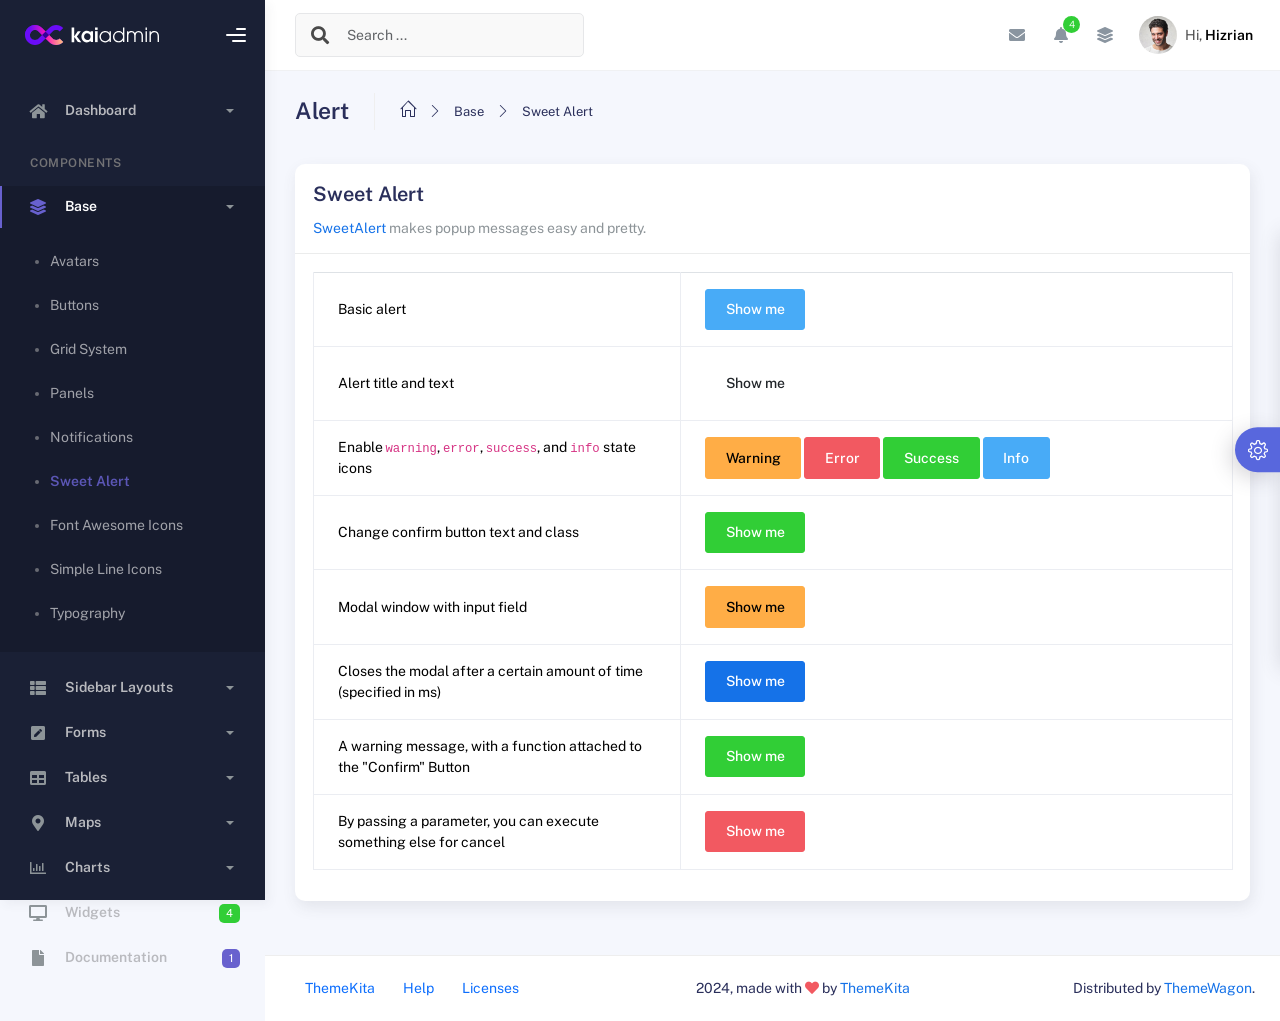
<file: components/sweetalert.html>
<!DOCTYPE html>
<html lang="en">
  <head>
    <meta http-equiv="X-UA-Compatible" content="IE=edge" />
    <title>Sweet Alert - Kaiadmin Bootstrap 5 Admin Dashboard</title>
    <meta
      content="width=device-width, initial-scale=1.0, shrink-to-fit=no"
      name="viewport"
    />
    <link
      rel="icon"
      href="../assets/img/kaiadmin/favicon.ico"
      type="image/x-icon"
    />

    <!-- Fonts and icons -->
    <script src="../assets/js/plugin/webfont/webfont.min.js"></script>
    <script>
      WebFont.load({
        google: { families: ["Public Sans:300,400,500,600,700"] },
        custom: {
          families: [
            "Font Awesome 5 Solid",
            "Font Awesome 5 Regular",
            "Font Awesome 5 Brands",
            "simple-line-icons",
          ],
          urls: ["../assets/css/fonts.min.css"],
        },
        active: function () {
          sessionStorage.fonts = true;
        },
      });
    </script>

    <!-- CSS Files -->
    <link rel="stylesheet" href="../assets/css/bootstrap.min.css" />
    <link rel="stylesheet" href="../assets/css/plugins.min.css" />
    <link rel="stylesheet" href="../assets/css/kaiadmin.min.css" />

    <!-- CSS Just for demo purpose, don't include it in your project -->
    <link rel="stylesheet" href="../assets/css/demo.css" />
  </head>
  <body>
    <div class="wrapper">
      <!-- Sidebar -->
      <div class="sidebar" data-background-color="dark">
        <div class="sidebar-logo">
          <!-- Logo Header -->
          <div class="logo-header" data-background-color="dark">
            <a href="../index.html" class="logo">
              <img
                src="../assets/img/kaiadmin/logo_light.svg"
                alt="navbar brand"
                class="navbar-brand"
                height="20"
              />
            </a>
            <div class="nav-toggle">
              <button class="btn btn-toggle toggle-sidebar">
                <i class="gg-menu-right"></i>
              </button>
              <button class="btn btn-toggle sidenav-toggler">
                <i class="gg-menu-left"></i>
              </button>
            </div>
            <button class="topbar-toggler more">
              <i class="gg-more-vertical-alt"></i>
            </button>
          </div>
          <!-- End Logo Header -->
        </div>
        <div class="sidebar-wrapper scrollbar scrollbar-inner">
          <div class="sidebar-content">
            <ul class="nav nav-secondary">
              <li class="nav-item">
                <a
                  data-bs-toggle="collapse"
                  href="#dashboard"
                  class="collapsed"
                  aria-expanded="false"
                >
                  <i class="fas fa-home"></i>
                  <p>Dashboard</p>
                  <span class="caret"></span>
                </a>
                <div class="collapse" id="dashboard">
                  <ul class="nav nav-collapse">
                    <li>
                      <a href="../../demo1/index.html">
                        <span class="sub-item">Dashboard 1</span>
                      </a>
                    </li>
                  </ul>
                </div>
              </li>
              <li class="nav-section">
                <span class="sidebar-mini-icon">
                  <i class="fa fa-ellipsis-h"></i>
                </span>
                <h4 class="text-section">Components</h4>
              </li>
              <li class="nav-item active submenu">
                <a data-bs-toggle="collapse" href="#base">
                  <i class="fas fa-layer-group"></i>
                  <p>Base</p>
                  <span class="caret"></span>
                </a>
                <div class="collapse show" id="base">
                  <ul class="nav nav-collapse">
                    <li>
                      <a href="../components/avatars.html">
                        <span class="sub-item">Avatars</span>
                      </a>
                    </li>
                    <li>
                      <a href="../components/buttons.html">
                        <span class="sub-item">Buttons</span>
                      </a>
                    </li>
                    <li>
                      <a href="../components/gridsystem.html">
                        <span class="sub-item">Grid System</span>
                      </a>
                    </li>
                    <li>
                      <a href="../components/panels.html">
                        <span class="sub-item">Panels</span>
                      </a>
                    </li>
                    <li>
                      <a href="../components/notifications.html">
                        <span class="sub-item">Notifications</span>
                      </a>
                    </li>
                    <li class="active">
                      <a href="../components/sweetalert.html">
                        <span class="sub-item">Sweet Alert</span>
                      </a>
                    </li>
                    <li>
                      <a href="../components/font-awesome-icons.html">
                        <span class="sub-item">Font Awesome Icons</span>
                      </a>
                    </li>
                    <li>
                      <a href="../components/simple-line-icons.html">
                        <span class="sub-item">Simple Line Icons</span>
                      </a>
                    </li>
                    <li>
                      <a href="../components/typography.html">
                        <span class="sub-item">Typography</span>
                      </a>
                    </li>
                  </ul>
                </div>
              </li>
              <li class="nav-item">
                <a data-bs-toggle="collapse" href="#sidebarLayouts">
                  <i class="fas fa-th-list"></i>
                  <p>Sidebar Layouts</p>
                  <span class="caret"></span>
                </a>
                <div class="collapse" id="sidebarLayouts">
                  <ul class="nav nav-collapse">
                    <li>
                      <a href="../sidebar-style-2.html">
                        <span class="sub-item">Sidebar Style 2</span>
                      </a>
                    </li>
                    <li>
                      <a href="../icon-menu.html">
                        <span class="sub-item">Icon Menu</span>
                      </a>
                    </li>
                  </ul>
                </div>
              </li>
              <li class="nav-item">
                <a data-bs-toggle="collapse" href="#forms">
                  <i class="fas fa-pen-square"></i>
                  <p>Forms</p>
                  <span class="caret"></span>
                </a>
                <div class="collapse" id="forms">
                  <ul class="nav nav-collapse">
                    <li>
                      <a href="../forms/forms.html">
                        <span class="sub-item">Basic Form</span>
                      </a>
                    </li>
                  </ul>
                </div>
              </li>
              <li class="nav-item">
                <a data-bs-toggle="collapse" href="#tables">
                  <i class="fas fa-table"></i>
                  <p>Tables</p>
                  <span class="caret"></span>
                </a>
                <div class="collapse" id="tables">
                  <ul class="nav nav-collapse">
                    <li>
                      <a href="../tables/tables.html">
                        <span class="sub-item">Basic Table</span>
                      </a>
                    </li>
                    <li>
                      <a href="../tables/datatables.html">
                        <span class="sub-item">Datatables</span>
                      </a>
                    </li>
                  </ul>
                </div>
              </li>
              <li class="nav-item">
                <a data-bs-toggle="collapse" href="#maps">
                  <i class="fas fa-map-marker-alt"></i>
                  <p>Maps</p>
                  <span class="caret"></span>
                </a>
                <div class="collapse" id="maps">
                  <ul class="nav nav-collapse">
                    <li>
                      <a href="../maps/googlemaps.html">
                        <span class="sub-item">Google Maps</span>
                      </a>
                    </li>
                    <li>
                      <a href="../maps/jsvectormap.html">
                        <span class="sub-item">Jsvectormap</span>
                      </a>
                    </li>
                  </ul>
                </div>
              </li>
              <li class="nav-item">
                <a data-bs-toggle="collapse" href="#charts">
                  <i class="far fa-chart-bar"></i>
                  <p>Charts</p>
                  <span class="caret"></span>
                </a>
                <div class="collapse" id="charts">
                  <ul class="nav nav-collapse">
                    <li>
                      <a href="../charts/charts.html">
                        <span class="sub-item">Chart Js</span>
                      </a>
                    </li>
                    <li>
                      <a href="../charts/sparkline.html">
                        <span class="sub-item">Sparkline</span>
                      </a>
                    </li>
                  </ul>
                </div>
              </li>
              <li class="nav-item">
                <a href="../widgets.html">
                  <i class="fas fa-desktop"></i>
                  <p>Widgets</p>
                  <span class="badge badge-success">4</span>
                </a>
              </li>
              <li class="nav-item">
                <a href="../../../documentation/index.html">
                  <i class="fas fa-file"></i>
                  <p>Documentation</p>
                  <span class="badge badge-secondary">1</span>
                </a>
              </li>
              <li class="nav-item">
                <a data-bs-toggle="collapse" href="#submenu">
                  <i class="fas fa-bars"></i>
                  <p>Menu Levels</p>
                  <span class="caret"></span>
                </a>
                <div class="collapse" id="submenu">
                  <ul class="nav nav-collapse">
                    <li>
                      <a data-bs-toggle="collapse" href="#subnav1">
                        <span class="sub-item">Level 1</span>
                        <span class="caret"></span>
                      </a>
                      <div class="collapse" id="subnav1">
                        <ul class="nav nav-collapse subnav">
                          <li>
                            <a href="#">
                              <span class="sub-item">Level 2</span>
                            </a>
                          </li>
                          <li>
                            <a href="#">
                              <span class="sub-item">Level 2</span>
                            </a>
                          </li>
                        </ul>
                      </div>
                    </li>
                    <li>
                      <a data-bs-toggle="collapse" href="#subnav2">
                        <span class="sub-item">Level 1</span>
                        <span class="caret"></span>
                      </a>
                      <div class="collapse" id="subnav2">
                        <ul class="nav nav-collapse subnav">
                          <li>
                            <a href="#">
                              <span class="sub-item">Level 2</span>
                            </a>
                          </li>
                        </ul>
                      </div>
                    </li>
                    <li>
                      <a href="#">
                        <span class="sub-item">Level 1</span>
                      </a>
                    </li>
                  </ul>
                </div>
              </li>
            </ul>
          </div>
        </div>
      </div>
      <!-- End Sidebar -->

      <div class="main-panel">
        <div class="main-header">
          <div class="main-header-logo">
            <!-- Logo Header -->
            <div class="logo-header" data-background-color="dark">
              <a href="../index.html" class="logo">
                <img
                  src="../assets/img/kaiadmin/logo_light.svg"
                  alt="navbar brand"
                  class="navbar-brand"
                  height="20"
                />
              </a>
              <div class="nav-toggle">
                <button class="btn btn-toggle toggle-sidebar">
                  <i class="gg-menu-right"></i>
                </button>
                <button class="btn btn-toggle sidenav-toggler">
                  <i class="gg-menu-left"></i>
                </button>
              </div>
              <button class="topbar-toggler more">
                <i class="gg-more-vertical-alt"></i>
              </button>
            </div>
            <!-- End Logo Header -->
          </div>
          <!-- Navbar Header -->
          <nav
            class="navbar navbar-header navbar-header-transparent navbar-expand-lg border-bottom"
          >
            <div class="container-fluid">
              <nav
                class="navbar navbar-header-left navbar-expand-lg navbar-form nav-search p-0 d-none d-lg-flex"
              >
                <div class="input-group">
                  <div class="input-group-prepend">
                    <button type="submit" class="btn btn-search pe-1">
                      <i class="fa fa-search search-icon"></i>
                    </button>
                  </div>
                  <input
                    type="text"
                    placeholder="Search ..."
                    class="form-control"
                  />
                </div>
              </nav>

              <ul class="navbar-nav topbar-nav ms-md-auto align-items-center">
                <li
                  class="nav-item topbar-icon dropdown hidden-caret d-flex d-lg-none"
                >
                  <a
                    class="nav-link dropdown-toggle"
                    data-bs-toggle="dropdown"
                    href="#"
                    role="button"
                    aria-expanded="false"
                    aria-haspopup="true"
                  >
                    <i class="fa fa-search"></i>
                  </a>
                  <ul class="dropdown-menu dropdown-search animated fadeIn">
                    <form class="navbar-left navbar-form nav-search">
                      <div class="input-group">
                        <input
                          type="text"
                          placeholder="Search ..."
                          class="form-control"
                        />
                      </div>
                    </form>
                  </ul>
                </li>
                <li class="nav-item topbar-icon dropdown hidden-caret">
                  <a
                    class="nav-link dropdown-toggle"
                    href="#"
                    id="messageDropdown"
                    role="button"
                    data-bs-toggle="dropdown"
                    aria-haspopup="true"
                    aria-expanded="false"
                  >
                    <i class="fa fa-envelope"></i>
                  </a>
                  <ul
                    class="dropdown-menu messages-notif-box animated fadeIn"
                    aria-labelledby="messageDropdown"
                  >
                    <li>
                      <div
                        class="dropdown-title d-flex justify-content-between align-items-center"
                      >
                        Messages
                        <a href="#" class="small">Mark all as read</a>
                      </div>
                    </li>
                    <li>
                      <div class="message-notif-scroll scrollbar-outer">
                        <div class="notif-center">
                          <a href="#">
                            <div class="notif-img">
                              <img
                                src="../assets/img/jm_denis.jpg"
                                alt="Img Profile"
                              />
                            </div>
                            <div class="notif-content">
                              <span class="subject">Jimmy Denis</span>
                              <span class="block"> How are you ? </span>
                              <span class="time">5 minutes ago</span>
                            </div>
                          </a>
                          <a href="#">
                            <div class="notif-img">
                              <img
                                src="../assets/img/chadengle.jpg"
                                alt="Img Profile"
                              />
                            </div>
                            <div class="notif-content">
                              <span class="subject">Chad</span>
                              <span class="block"> Ok, Thanks ! </span>
                              <span class="time">12 minutes ago</span>
                            </div>
                          </a>
                          <a href="#">
                            <div class="notif-img">
                              <img
                                src="../assets/img/mlane.jpg"
                                alt="Img Profile"
                              />
                            </div>
                            <div class="notif-content">
                              <span class="subject">Jhon Doe</span>
                              <span class="block">
                                Ready for the meeting today...
                              </span>
                              <span class="time">12 minutes ago</span>
                            </div>
                          </a>
                          <a href="#">
                            <div class="notif-img">
                              <img
                                src="../assets/img/talha.jpg"
                                alt="Img Profile"
                              />
                            </div>
                            <div class="notif-content">
                              <span class="subject">Talha</span>
                              <span class="block"> Hi, Apa Kabar ? </span>
                              <span class="time">17 minutes ago</span>
                            </div>
                          </a>
                        </div>
                      </div>
                    </li>
                    <li>
                      <a class="see-all" href="javascript:void(0);"
                        >See all messages<i class="fa fa-angle-right"></i>
                      </a>
                    </li>
                  </ul>
                </li>
                <li class="nav-item topbar-icon dropdown hidden-caret">
                  <a
                    class="nav-link dropdown-toggle"
                    href="#"
                    id="notifDropdown"
                    role="button"
                    data-bs-toggle="dropdown"
                    aria-haspopup="true"
                    aria-expanded="false"
                  >
                    <i class="fa fa-bell"></i>
                    <span class="notification">4</span>
                  </a>
                  <ul
                    class="dropdown-menu notif-box animated fadeIn"
                    aria-labelledby="notifDropdown"
                  >
                    <li>
                      <div class="dropdown-title">
                        You have 4 new notification
                      </div>
                    </li>
                    <li>
                      <div class="notif-scroll scrollbar-outer">
                        <div class="notif-center">
                          <a href="#">
                            <div class="notif-icon notif-primary">
                              <i class="fa fa-user-plus"></i>
                            </div>
                            <div class="notif-content">
                              <span class="block"> New user registered </span>
                              <span class="time">5 minutes ago</span>
                            </div>
                          </a>
                          <a href="#">
                            <div class="notif-icon notif-success">
                              <i class="fa fa-comment"></i>
                            </div>
                            <div class="notif-content">
                              <span class="block">
                                Rahmad commented on Admin
                              </span>
                              <span class="time">12 minutes ago</span>
                            </div>
                          </a>
                          <a href="#">
                            <div class="notif-img">
                              <img
                                src="../assets/img/profile2.jpg"
                                alt="Img Profile"
                              />
                            </div>
                            <div class="notif-content">
                              <span class="block">
                                Reza send messages to you
                              </span>
                              <span class="time">12 minutes ago</span>
                            </div>
                          </a>
                          <a href="#">
                            <div class="notif-icon notif-danger">
                              <i class="fa fa-heart"></i>
                            </div>
                            <div class="notif-content">
                              <span class="block"> Farrah liked Admin </span>
                              <span class="time">17 minutes ago</span>
                            </div>
                          </a>
                        </div>
                      </div>
                    </li>
                    <li>
                      <a class="see-all" href="javascript:void(0);"
                        >See all notifications<i class="fa fa-angle-right"></i>
                      </a>
                    </li>
                  </ul>
                </li>
                <li class="nav-item topbar-icon dropdown hidden-caret">
                  <a
                    class="nav-link"
                    data-bs-toggle="dropdown"
                    href="#"
                    aria-expanded="false"
                  >
                    <i class="fas fa-layer-group"></i>
                  </a>
                  <div class="dropdown-menu quick-actions animated fadeIn">
                    <div class="quick-actions-header">
                      <span class="title mb-1">Quick Actions</span>
                      <span class="subtitle op-7">Shortcuts</span>
                    </div>
                    <div class="quick-actions-scroll scrollbar-outer">
                      <div class="quick-actions-items">
                        <div class="row m-0">
                          <a class="col-6 col-md-4 p-0" href="#">
                            <div class="quick-actions-item">
                              <div class="avatar-item bg-danger rounded-circle">
                                <i class="far fa-calendar-alt"></i>
                              </div>
                              <span class="text">Calendar</span>
                            </div>
                          </a>
                          <a class="col-6 col-md-4 p-0" href="#">
                            <div class="quick-actions-item">
                              <div
                                class="avatar-item bg-warning rounded-circle"
                              >
                                <i class="fas fa-map"></i>
                              </div>
                              <span class="text">Maps</span>
                            </div>
                          </a>
                          <a class="col-6 col-md-4 p-0" href="#">
                            <div class="quick-actions-item">
                              <div class="avatar-item bg-info rounded-circle">
                                <i class="fas fa-file-excel"></i>
                              </div>
                              <span class="text">Reports</span>
                            </div>
                          </a>
                          <a class="col-6 col-md-4 p-0" href="#">
                            <div class="quick-actions-item">
                              <div
                                class="avatar-item bg-success rounded-circle"
                              >
                                <i class="fas fa-envelope"></i>
                              </div>
                              <span class="text">Emails</span>
                            </div>
                          </a>
                          <a class="col-6 col-md-4 p-0" href="#">
                            <div class="quick-actions-item">
                              <div
                                class="avatar-item bg-primary rounded-circle"
                              >
                                <i class="fas fa-file-invoice-dollar"></i>
                              </div>
                              <span class="text">Invoice</span>
                            </div>
                          </a>
                          <a class="col-6 col-md-4 p-0" href="#">
                            <div class="quick-actions-item">
                              <div
                                class="avatar-item bg-secondary rounded-circle"
                              >
                                <i class="fas fa-credit-card"></i>
                              </div>
                              <span class="text">Payments</span>
                            </div>
                          </a>
                        </div>
                      </div>
                    </div>
                  </div>
                </li>

                <li class="nav-item topbar-user dropdown hidden-caret">
                  <a
                    class="dropdown-toggle profile-pic"
                    data-bs-toggle="dropdown"
                    href="#"
                    aria-expanded="false"
                  >
                    <div class="avatar-sm">
                      <img
                        src="../assets/img/profile.jpg"
                        alt="..."
                        class="avatar-img rounded-circle"
                      />
                    </div>
                    <span class="profile-username">
                      <span class="op-7">Hi,</span>
                      <span class="fw-bold">Hizrian</span>
                    </span>
                  </a>
                  <ul class="dropdown-menu dropdown-user animated fadeIn">
                    <div class="dropdown-user-scroll scrollbar-outer">
                      <li>
                        <div class="user-box">
                          <div class="avatar-lg">
                            <img
                              src="../assets/img/profile.jpg"
                              alt="image profile"
                              class="avatar-img rounded"
                            />
                          </div>
                          <div class="u-text">
                            <h4>Hizrian</h4>
                            <p class="text-muted">hello@example.com</p>
                            <a
                              href="profile.html"
                              class="btn btn-xs btn-secondary btn-sm"
                              >View Profile</a
                            >
                          </div>
                        </div>
                      </li>
                      <li>
                        <div class="dropdown-divider"></div>
                        <a class="dropdown-item" href="#">My Profile</a>
                        <a class="dropdown-item" href="#">My Balance</a>
                        <a class="dropdown-item" href="#">Inbox</a>
                        <div class="dropdown-divider"></div>
                        <a class="dropdown-item" href="#">Account Setting</a>
                        <div class="dropdown-divider"></div>
                        <a class="dropdown-item" href="#">Logout</a>
                      </li>
                    </div>
                  </ul>
                </li>
              </ul>
            </div>
          </nav>
          <!-- End Navbar -->
        </div>

        <div class="container">
          <div class="page-inner">
            <div class="page-header">
              <h3 class="fw-bold mb-3">Alert</h3>
              <ul class="breadcrumbs mb-3">
                <li class="nav-home">
                  <a href="#">
                    <i class="icon-home"></i>
                  </a>
                </li>
                <li class="separator">
                  <i class="icon-arrow-right"></i>
                </li>
                <li class="nav-item">
                  <a href="#">Base</a>
                </li>
                <li class="separator">
                  <i class="icon-arrow-right"></i>
                </li>
                <li class="nav-item">
                  <a href="#">Sweet Alert</a>
                </li>
              </ul>
            </div>
            <div class="row">
              <div class="col-md-12">
                <div class="card">
                  <div class="card-header">
                    <div class="card-title">Sweet Alert</div>
                    <div class="card-category">
                      <a href="https://sweetalert.js.org/">SweetAlert</a> makes
                      popup messages easy and pretty.
                    </div>
                  </div>
                  <div class="card-body">
                    <table class="table table-bordered">
                      <tbody>
                        <tr>
                          <td style="width: 40%; vertical-align: middle">
                            Basic alert
                          </td>
                          <td>
                            <button
                              type="button"
                              class="btn btn-info"
                              id="alert_demo_1"
                            >
                              Show me
                            </button>
                          </td>
                        </tr>
                        <tr>
                          <td style="width: 40%; vertical-align: middle">
                            Alert title and text
                          </td>
                          <td>
                            <button
                              type="button"
                              class="btn btn-focus"
                              id="alert_demo_2"
                            >
                              Show me
                            </button>
                          </td>
                        </tr>
                        <tr>
                          <td style="width: 40%; vertical-align: middle">
                            Enable <code>warning</code>, <code>error</code>,
                            <code>success</code>, and <code>info</code> state
                            icons
                          </td>
                          <td>
                            <button
                              type="button"
                              class="btn btn-warning"
                              id="alert_demo_3_1"
                            >
                              Warning
                            </button>
                            <button
                              type="button"
                              class="btn btn-danger"
                              id="alert_demo_3_2"
                            >
                              Error
                            </button>
                            <button
                              type="button"
                              class="btn btn-success"
                              id="alert_demo_3_3"
                            >
                              Success
                            </button>
                            <button
                              type="button"
                              class="btn btn-info"
                              id="alert_demo_3_4"
                            >
                              Info
                            </button>
                          </td>
                        </tr>
                        <tr>
                          <td style="width: 40%; vertical-align: middle">
                            Change confirm button text and class
                          </td>
                          <td>
                            <button
                              type="button"
                              class="btn btn-success"
                              id="alert_demo_4"
                            >
                              Show me
                            </button>
                          </td>
                        </tr>
                        <tr>
                          <td style="width: 40%; vertical-align: middle">
                            Modal window with input field
                          </td>
                          <td>
                            <button
                              type="button"
                              class="btn btn-warning"
                              id="alert_demo_5"
                            >
                              Show me
                            </button>
                          </td>
                        </tr>
                        <tr>
                          <td style="width: 40%; vertical-align: middle">
                            Closes the modal after a certain amount of time
                            (specified in ms)
                          </td>
                          <td>
                            <button
                              type="button"
                              class="btn btn-primary"
                              id="alert_demo_6"
                            >
                              Show me
                            </button>
                          </td>
                        </tr>
                        <tr>
                          <td style="width: 40%; vertical-align: middle">
                            A warning message, with a function attached to the
                            "Confirm" Button
                          </td>
                          <td>
                            <button
                              type="button"
                              class="btn btn-success"
                              id="alert_demo_7"
                            >
                              Show me
                            </button>
                          </td>
                        </tr>
                        <tr>
                          <td style="width: 40%; vertical-align: middle">
                            By passing a parameter, you can execute something
                            else for cancel
                          </td>
                          <td>
                            <button
                              type="button"
                              class="btn btn-danger"
                              id="alert_demo_8"
                            >
                              Show me
                            </button>
                          </td>
                        </tr>
                      </tbody>
                    </table>
                  </div>
                </div>
              </div>
            </div>
          </div>
        </div>

        <footer class="footer">
          <div class="container-fluid d-flex justify-content-between">
            <nav class="pull-left">
              <ul class="nav">
                <li class="nav-item">
                  <a class="nav-link" href="http://www.themekita.com">
                    ThemeKita
                  </a>
                </li>
                <li class="nav-item">
                  <a class="nav-link" href="#"> Help </a>
                </li>
                <li class="nav-item">
                  <a class="nav-link" href="#"> Licenses </a>
                </li>
              </ul>
            </nav>
            <div class="copyright">
              2024, made with <i class="fa fa-heart heart text-danger"></i> by
              <a href="http://www.themekita.com">ThemeKita</a>
            </div>
            <div>
              Distributed by
              <a target="_blank" href="https://themewagon.com/">ThemeWagon</a>.
            </div>
          </div>
        </footer>
      </div>

      <!-- Custom template | don't include it in your project! -->
      <div class="custom-template">
        <div class="title">Settings</div>
        <div class="custom-content">
          <div class="switcher">
            <div class="switch-block">
              <h4>Logo Header</h4>
              <div class="btnSwitch">
                <button
                  type="button"
                  class="selected changeLogoHeaderColor"
                  data-color="dark"
                ></button>
                <button
                  type="button"
                  class="selected changeLogoHeaderColor"
                  data-color="blue"
                ></button>
                <button
                  type="button"
                  class="changeLogoHeaderColor"
                  data-color="purple"
                ></button>
                <button
                  type="button"
                  class="changeLogoHeaderColor"
                  data-color="light-blue"
                ></button>
                <button
                  type="button"
                  class="changeLogoHeaderColor"
                  data-color="green"
                ></button>
                <button
                  type="button"
                  class="changeLogoHeaderColor"
                  data-color="orange"
                ></button>
                <button
                  type="button"
                  class="changeLogoHeaderColor"
                  data-color="red"
                ></button>
                <button
                  type="button"
                  class="changeLogoHeaderColor"
                  data-color="white"
                ></button>
                <br />
                <button
                  type="button"
                  class="changeLogoHeaderColor"
                  data-color="dark2"
                ></button>
                <button
                  type="button"
                  class="changeLogoHeaderColor"
                  data-color="blue2"
                ></button>
                <button
                  type="button"
                  class="changeLogoHeaderColor"
                  data-color="purple2"
                ></button>
                <button
                  type="button"
                  class="changeLogoHeaderColor"
                  data-color="light-blue2"
                ></button>
                <button
                  type="button"
                  class="changeLogoHeaderColor"
                  data-color="green2"
                ></button>
                <button
                  type="button"
                  class="changeLogoHeaderColor"
                  data-color="orange2"
                ></button>
                <button
                  type="button"
                  class="changeLogoHeaderColor"
                  data-color="red2"
                ></button>
              </div>
            </div>
            <div class="switch-block">
              <h4>Navbar Header</h4>
              <div class="btnSwitch">
                <button
                  type="button"
                  class="changeTopBarColor"
                  data-color="dark"
                ></button>
                <button
                  type="button"
                  class="changeTopBarColor"
                  data-color="blue"
                ></button>
                <button
                  type="button"
                  class="changeTopBarColor"
                  data-color="purple"
                ></button>
                <button
                  type="button"
                  class="changeTopBarColor"
                  data-color="light-blue"
                ></button>
                <button
                  type="button"
                  class="changeTopBarColor"
                  data-color="green"
                ></button>
                <button
                  type="button"
                  class="changeTopBarColor"
                  data-color="orange"
                ></button>
                <button
                  type="button"
                  class="changeTopBarColor"
                  data-color="red"
                ></button>
                <button
                  type="button"
                  class="changeTopBarColor"
                  data-color="white"
                ></button>
                <br />
                <button
                  type="button"
                  class="changeTopBarColor"
                  data-color="dark2"
                ></button>
                <button
                  type="button"
                  class="selected changeTopBarColor"
                  data-color="blue2"
                ></button>
                <button
                  type="button"
                  class="changeTopBarColor"
                  data-color="purple2"
                ></button>
                <button
                  type="button"
                  class="changeTopBarColor"
                  data-color="light-blue2"
                ></button>
                <button
                  type="button"
                  class="changeTopBarColor"
                  data-color="green2"
                ></button>
                <button
                  type="button"
                  class="changeTopBarColor"
                  data-color="orange2"
                ></button>
                <button
                  type="button"
                  class="changeTopBarColor"
                  data-color="red2"
                ></button>
              </div>
            </div>
            <div class="switch-block">
              <h4>Sidebar</h4>
              <div class="btnSwitch">
                <button
                  type="button"
                  class="selected changeSideBarColor"
                  data-color="white"
                ></button>
                <button
                  type="button"
                  class="changeSideBarColor"
                  data-color="dark"
                ></button>
                <button
                  type="button"
                  class="changeSideBarColor"
                  data-color="dark2"
                ></button>
              </div>
            </div>
          </div>
        </div>
        <div class="custom-toggle">
          <i class="icon-settings"></i>
        </div>
      </div>
      <!-- End Custom template -->
    </div>
    <!--   Core JS Files   -->
    <script src="../assets/js/core/jquery-3.7.1.min.js"></script>
    <script src="../assets/js/core/popper.min.js"></script>
    <script src="../assets/js/core/bootstrap.min.js"></script>
    <!-- Sweet Alert -->
    <script src="../assets/js/plugin/sweetalert/sweetalert.min.js"></script>
    <!-- jQuery Scrollbar -->
    <script src="../assets/js/plugin/jquery-scrollbar/jquery.scrollbar.min.js"></script>
    <!-- Kaiadmin JS -->
    <script src="../assets/js/kaiadmin.min.js"></script>
    <!-- Kaiadmin DEMO methods, don't include it in your project! -->
    <script src="../assets/js/setting-demo2.js"></script>
    <script>
      //== Class definition
      var SweetAlert2Demo = (function () {
        //== Demos
        var initDemos = function () {
          //== Sweetalert Demo 1
          $("#alert_demo_1").click(function (e) {
            swal("Good job!", {
              buttons: {
                confirm: {
                  className: "btn btn-success",
                },
              },
            });
          });

          //== Sweetalert Demo 2
          $("#alert_demo_2").click(function (e) {
            swal("Here's the title!", "...and here's the text!", {
              buttons: {
                confirm: {
                  className: "btn btn-success",
                },
              },
            });
          });

          //== Sweetalert Demo 3
          $("#alert_demo_3_1").click(function (e) {
            swal("Good job!", "You clicked the button!", {
              icon: "warning",
              buttons: {
                confirm: {
                  className: "btn btn-warning",
                },
              },
            });
          });

          $("#alert_demo_3_2").click(function (e) {
            swal("Good job!", "You clicked the button!", {
              icon: "error",
              buttons: {
                confirm: {
                  className: "btn btn-danger",
                },
              },
            });
          });

          $("#alert_demo_3_3").click(function (e) {
            swal("Good job!", "You clicked the button!", {
              icon: "success",
              buttons: {
                confirm: {
                  className: "btn btn-success",
                },
              },
            });
          });

          $("#alert_demo_3_4").click(function (e) {
            swal("Good job!", "You clicked the button!", {
              icon: "info",
              buttons: {
                confirm: {
                  className: "btn btn-info",
                },
              },
            });
          });

          //== Sweetalert Demo 4
          $("#alert_demo_4").click(function (e) {
            swal({
              title: "Good job!",
              text: "You clicked the button!",
              icon: "success",
              buttons: {
                confirm: {
                  text: "Confirm Me",
                  value: true,
                  visible: true,
                  className: "btn btn-success",
                  closeModal: true,
                },
              },
            });
          });

          $("#alert_demo_5").click(function (e) {
            swal({
              title: "Input Something",
              html: '<br><input class="form-control" placeholder="Input Something" id="input-field">',
              content: {
                element: "input",
                attributes: {
                  placeholder: "Input Something",
                  type: "text",
                  id: "input-field",
                  className: "form-control",
                },
              },
              buttons: {
                cancel: {
                  visible: true,
                  className: "btn btn-danger",
                },
                confirm: {
                  className: "btn btn-success",
                },
              },
            }).then(function () {
              swal("", "You entered : " + $("#input-field").val(), "success");
            });
          });

          $("#alert_demo_6").click(function (e) {
            swal("This modal will disappear soon!", {
              buttons: false,
              timer: 3000,
            });
          });

          $("#alert_demo_7").click(function (e) {
            swal({
              title: "Are you sure?",
              text: "You won't be able to revert this!",
              type: "warning",
              buttons: {
                confirm: {
                  text: "Yes, delete it!",
                  className: "btn btn-success",
                },
                cancel: {
                  visible: true,
                  className: "btn btn-danger",
                },
              },
            }).then((Delete) => {
              if (Delete) {
                swal({
                  title: "Deleted!",
                  text: "Your file has been deleted.",
                  type: "success",
                  buttons: {
                    confirm: {
                      className: "btn btn-success",
                    },
                  },
                });
              } else {
                swal.close();
              }
            });
          });

          $("#alert_demo_8").click(function (e) {
            swal({
              title: "Are you sure?",
              text: "You won't be able to revert this!",
              type: "warning",
              buttons: {
                cancel: {
                  visible: true,
                  text: "No, cancel!",
                  className: "btn btn-danger",
                },
                confirm: {
                  text: "Yes, delete it!",
                  className: "btn btn-success",
                },
              },
            }).then((willDelete) => {
              if (willDelete) {
                swal("Poof! Your imaginary file has been deleted!", {
                  icon: "success",
                  buttons: {
                    confirm: {
                      className: "btn btn-success",
                    },
                  },
                });
              } else {
                swal("Your imaginary file is safe!", {
                  buttons: {
                    confirm: {
                      className: "btn btn-success",
                    },
                  },
                });
              }
            });
          });
        };

        return {
          //== Init
          init: function () {
            initDemos();
          },
        };
      })();

      //== Class Initialization
      jQuery(document).ready(function () {
        SweetAlert2Demo.init();
      });
    </script>
  </body>
</html>
</file>
<file: assets/css/demo.css>
.gg-check {
  box-sizing: border-box;
  position: relative;
  display: block;
  transform: scale(var(--ggs, 1));
  width: 22px;
  height: 22px;
  border: 2px solid transparent;
  border-radius: 100px; }
  .gg-check::after {
    content: "";
    display: block;
    box-sizing: border-box;
    position: absolute;
    left: 3px;
    top: -1px;
    width: 6px;
    height: 10px;
    border-width: 0 2px 2px 0;
    border-style: solid;
    transform-origin: bottom left;
    transform: rotate(45deg); }

.custom-template {
  position: fixed;
  top: 50%;
  transform: translateY(-50%);
  right: -325px;
  width: 325px;
  height: max-content;
  display: block;
  z-index: 1;
  background: #ffffff;
  transition: all .3s;
  z-index: 1003;
  box-shadow: -1px 1px 20px rgba(69, 65, 78, 0.15);
  border-top-left-radius: 5px;
  border-bottom-left-radius: 5px;
  transition: all .5s; }
  .custom-template.open {
    right: 0px; }
  .custom-template .custom-toggle {
    position: absolute;
    width: 45px;
    height: 45px;
    background: #5867dd;
    top: 50%;
    left: -45px;
    transform: translateY(-50%);
    display: flex;
    align-items: center;
    justify-content: center;
    text-align: center;
    border-top-left-radius: 30px;
    border-bottom-left-radius: 30px;
    /*border-right: 1px solid #177dff;*/
    cursor: pointer;
    color: #ffffff;
    box-shadow: -5px 5px 20px rgba(69, 65, 78, 0.21); }
    .custom-template .custom-toggle i {
      font-size: 20px;
      animation: 1.3s spin linear infinite; }
  .custom-template .title {
    padding: 15px;
    text-align: left;
    font-size: 16px;
    font-weight: 600;
    color: #ffffff;
    border-top-left-radius: 5px;
    border-bottom: 1px solid #ebedf2;
    background: #5867dd; }
  .custom-template .custom-content {
    padding: 20px 15px;
    max-height: calc(100vh - 90px);
    overflow: auto; }
  .custom-template .switcher {
    padding: 5px 0; }
  .custom-template .switch-block h4 {
    font-size: 13px;
    font-weight: 600;
    color: #444;
    line-height: 1.3;
    margin-bottom: 0;
    text-transform: uppercase; }
  .custom-template .btnSwitch {
    margin-top: 20px;
    margin-bottom: 25px; }
    .custom-template .btnSwitch button {
      border: 0px;
      height: 22px;
      width: 22px;
      outline: 0;
      margin-right: 6px;
      margin-bottom: 6px;
      cursor: pointer;
      padding: 0;
      border-radius: 50%;
      border: 2px solid #ededed;
      position: relative;
      transition: all .2s; }
      .custom-template .btnSwitch button:hover {
        border-color: #0bf; }
      .custom-template .btnSwitch button.selected {
        border-color: #0bf;
        display: inline-flex;
        align-items: center; }
      .custom-template .btnSwitch button:not([data-color="white"], [data-color="bg1"], [data-color="bg2"], [data-color="bg3"]) .gg-check:after {
        border-color: #fff; }
  .custom-template .img-pick {
    padding: 4px;
    min-height: 100px;
    border-radius: 5px;
    cursor: pointer; }
    .custom-template .img-pick img {
      height: 100%;
      height: 100px;
      width: 100%;
      border-radius: 5px;
      border: 2px solid transparent; }
    .custom-template .img-pick:hover img, .custom-template .img-pick.active img {
      border-color: #177dff; }

.demo .btn, .demo .progress {
  margin-bottom: 15px !important; }
.demo .form-check-label, .demo .form-radio-label, .demo .toggle, .demo .btn-group {
  margin-right: 15px; }
.demo #slider {
  margin-bottom: 15px; }

.table-typo tbody > tr > td {
  border-color: #fafafa; }
  .table-typo tbody > tr > td:first-child {
    min-width: 200px;
    vertical-align: bottom; }
    .table-typo tbody > tr > td:first-child p {
      font-size: 14px;
      color: #333; }

.demo-icon {
  display: flex;
  flex-direction: row;
  align-items: center;
  margin-bottom: 20px;
  padding: 10px;
  transition: all .2s; }
  .demo-icon:hover {
    background-color: #f4f5f8;
    border-radius: 3px; }
  .demo-icon .icon-preview {
    font-size: 1.8rem;
    margin-right: 10px;
    line-height: 1;
    color: #333439; }

body[data-background-color="dark"] .demo-icon .icon-preview {
  color: #969696; }

.demo-icon .icon-class {
  font-weight: 300;
  font-size: 13px;
  color: #777; }

body[data-background-color="dark"] .demo-icon .icon-class {
  color: #a9a8a8; }

.form-show-notify .form-control {
  margin-bottom: 15px; }
.form-show-notify label {
  padding-top: 0.65rem; }

.map-demo {
  height: 300px; }

#instructions li {
  padding: 5px 0; }

.row-demo-grid {
  margin-bottom: 15px; }
  .row-demo-grid [class^="col"] {
    text-align: center; }
    .row-demo-grid [class^="col"] .card-body {
      background: #ddd; }

.btnSwitch button[data-color="white"] {
  background-color: #fff; }
.btnSwitch button[data-color="grey"] {
  background-color: #f1f1f1; }
.btnSwitch button[data-color="black"] {
  background-color: #191919; }
.btnSwitch button[data-color="dark"] {
  background-color: #1a2035; }
.btnSwitch button[data-color="blue"] {
  background-color: #1572E8; }
.btnSwitch button[data-color="purple"] {
  background-color: #6861CE; }
.btnSwitch button[data-color="light-blue"] {
  background-color: #48ABF7; }
.btnSwitch button[data-color="green"] {
  background-color: #31CE36; }
.btnSwitch button[data-color="orange"] {
  background-color: #FFAD46; }
.btnSwitch button[data-color="red"] {
  background-color: #F25961; }
.btnSwitch button[data-color="dark2"] {
  background-color: #1f283e; }
.btnSwitch button[data-color="blue2"] {
  background-color: #1269DB; }
.btnSwitch button[data-color="purple2"] {
  background-color: #5C55BF; }
.btnSwitch button[data-color="light-blue2"] {
  background-color: #3697E1; }
.btnSwitch button[data-color="green2"] {
  background-color: #2BB930; }
.btnSwitch button[data-color="orange2"] {
  background-color: #FF9E27; }
.btnSwitch button[data-color="red2"] {
  background-color: #EA4d56; }
.btnSwitch button[data-color="bg1"] {
  background-color: #fafafa; }
.btnSwitch button[data-color="bg2"] {
  background-color: #fff; }
.btnSwitch button[data-color="bg3"] {
  background-color: #f1f1f1; }

#modalShowcase .btn-close {
  background: #ff0000;
  opacity: 0.7;
  display: flex; }
  #modalShowcase .btn-close svg {
    fill: #fff;
    width: 16px;
    height: 16px; }
#modalShowcase .preview-showcase {
  background: #F1F1F4;
  border-radius: 8px;
  padding: 24px 32px;
  padding-bottom: 0;
  padding-right: 0;
  overflow: hidden;
  transition: all .3s ease; }
  #modalShowcase .preview-showcase:hover {
    transform: translateY(-2.5%);
    background: #e9f6f9; }
#modalShowcase .preview-title {
  color: #071437;
  font-weight: 700;
  font-size: 16px;
  margin-bottom: 22.750px; }
#modalShowcase .preview-img {
  width: 100% !important;
  height: auto;
  object-fit: cover;
  transition: all .3s ease; }

#checkOutMoreDemos {
  display: flex;
  position: fixed;
  bottom: 12px;
  right: 12px;
  background: #fff;
  color: #252F4A;
  font-weight: 600;
  flex-direction: column;
  align-items: center;
  justify-content: center;
  width: 66px;
  height: 70px;
  font-size: 12px;
  box-shadow: -5px 5px 20px rgba(69, 65, 78, 0.21); }
  #checkOutMoreDemos i {
    width: 23px;
    height: 23px;
    font-size: 16px;
    margin-bottom: 0.5rem !important;
    padding-top: 0.25rem !important; }
  #checkOutMoreDemos:hover {
    background: #1e2129;
    color: #fff;
    opacity: 1;
    transition: color .2s ease; }

@media screen and (max-width: 1200px) {
  #modalShowcase .modal-dialog {
    padding: 3rem !important; } }
@media screen and (max-width: 550px) {
  .table-typo tr td {
    display: flex;
    align-items: center;
    word-break: break-word; }
    .table-typo tr td:first-child p {
      margin-bottom: 0px; }

  #modalShowcase .modal-dialog {
    padding: 32px !important; }
  #modalShowcase h3 {
    font-size: 16px; }
  #modalShowcase .preview-showcase {
    padding: 24px;
    padding-right: 0;
    padding-bottom: 0; } }
@media screen and (max-width: 576px) {
  .custom-template .custom-content {
    overflow: auto; }

  .form-show-notify > .text-right, .form-show-validation > .text-right {
    text-align: left !important; } }
@media screen and (max-width: 400px) {
  .custom-template {
    width: 85% !important;
    right: -85%; } }

/*# sourceMappingURL=demo.css.map */
</file>
